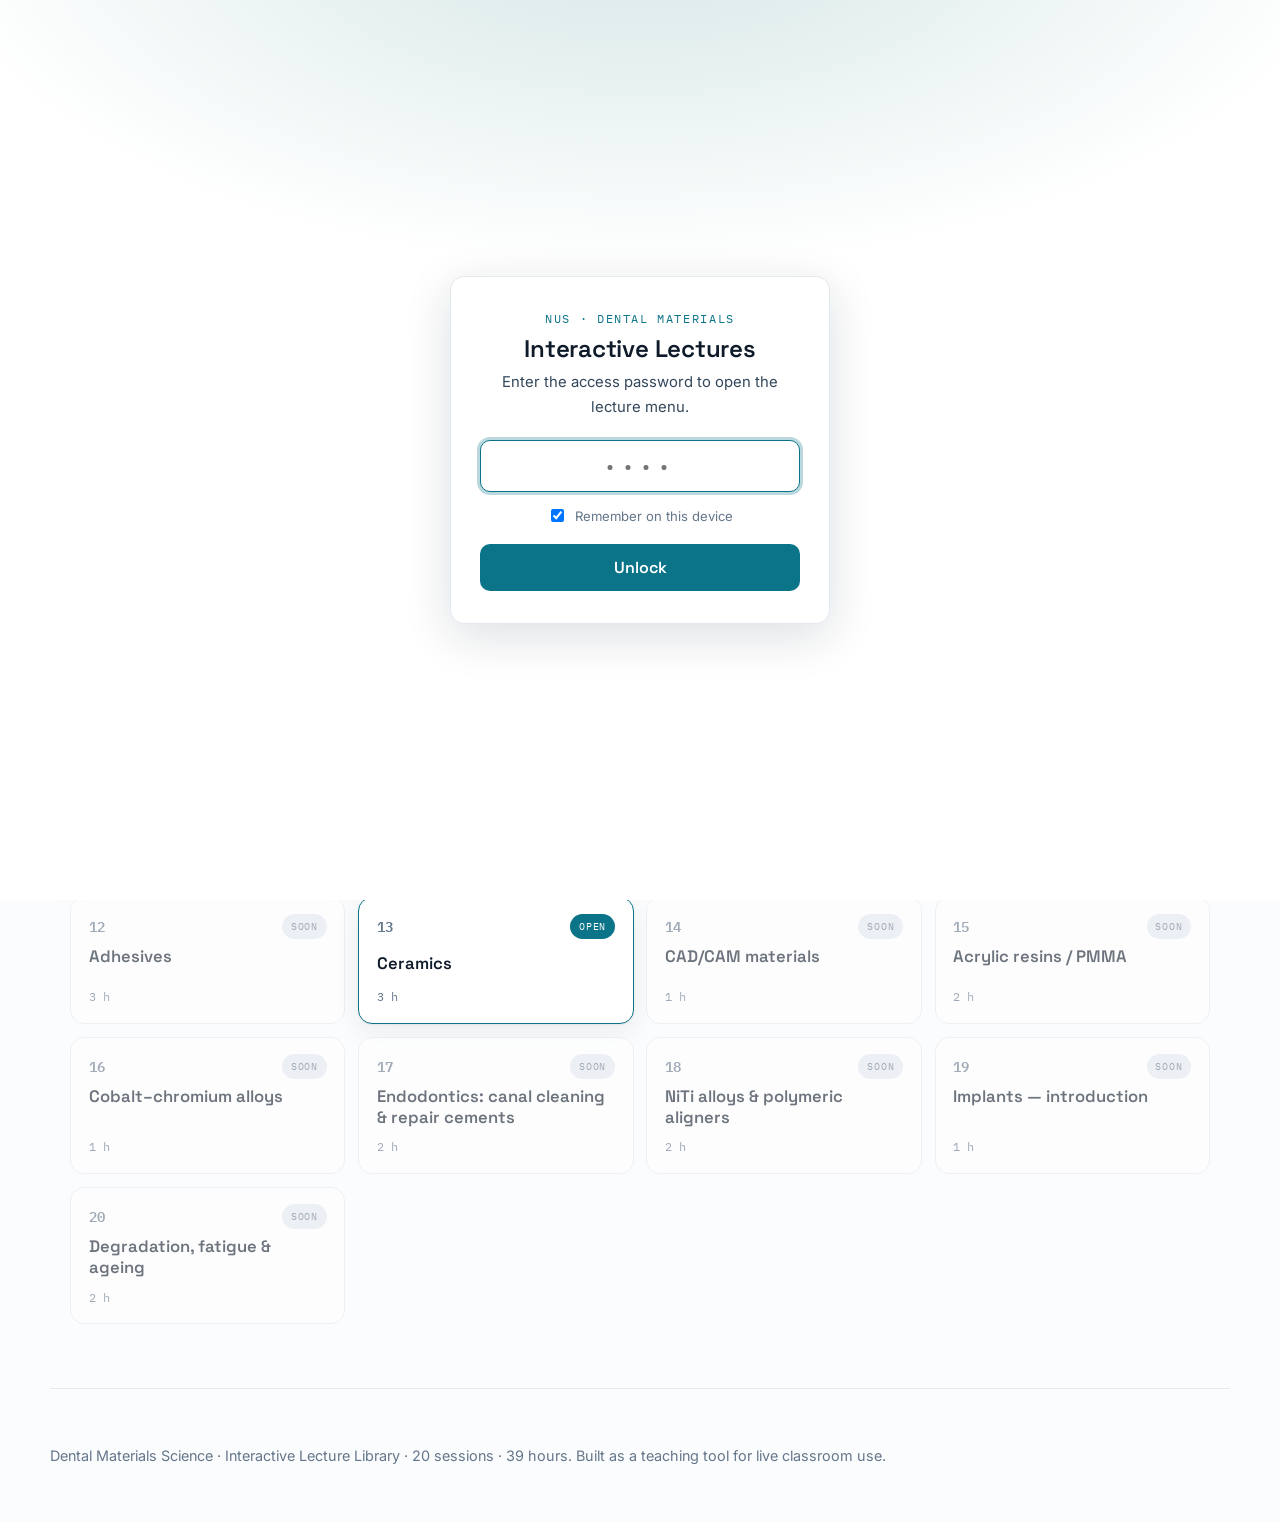
<file: index.html>
<!DOCTYPE html>
<html lang="en">
<head>
<meta charset="UTF-8">
<meta name="viewport" content="width=device-width, initial-scale=1.0">
<title>Dental Materials Science · Interactive Lectures</title>
<meta name="description" content="Interactive browser-based lectures for undergraduate Dental Materials Science, built on the structure–property–performance framework.">
<!-- Fontes (com fallback do sistema se estiver offline) -->
<link rel="preconnect" href="https://fonts.googleapis.com">
<link rel="preconnect" href="https://fonts.gstatic.com" crossorigin>
<link href="https://fonts.googleapis.com/css2?family=Space+Grotesk:wght@400;500;600;700&family=Inter:wght@400;500;600&family=IBM+Plex+Mono:wght@400;500;600&display=swap" rel="stylesheet">
<!-- Design system compartilhado (caminho relativo à raiz do repo) -->
<link rel="stylesheet" href="assets/css/lecture.css">
<!-- Portão de senha: checa o desbloqueio ANTES de pintar, p/ quem já entrou não ver o portão de novo. -->
<script>
  if (localStorage.getItem('dm-unlocked') === '1' || sessionStorage.getItem('dm-unlocked') === '1') {
    document.documentElement.classList.add('dm-unlocked');
  }
</script>
<style>
  /* Estilos só do hub (menu) */
  .hub-head { padding: clamp(1.6rem,4vw,2.8rem) 0 1rem; }
  .hub-head .eyebrow { margin: 0; }
  .hub-h1 { font-size: clamp(1.9rem,4vw,2.7rem); margin: .2rem 0 1.3rem; }

  /* Barra de filtro (busca + chips de status) */
  .filter { display: flex; flex-wrap: wrap; gap: .7rem; align-items: center; }
  .filter__search { flex: 1 1 260px; min-width: 200px; font-family: var(--font-body, inherit); font-size: .98rem;
    padding: .62rem .9rem; border: 1.5px solid var(--c-line); border-radius: 10px; background: var(--c-surface);
    color: inherit; outline: none; transition: border-color .15s, box-shadow .15s; }
  .filter__search:focus { border-color: var(--c-primary); box-shadow: 0 0 0 3px rgba(15,118,110,.12); }
  .filter__chips { display: flex; gap: .4rem; flex-wrap: wrap; }
  .chip { font-family: var(--font-mono); font-size: .76rem; letter-spacing: .04em; padding: .52rem .85rem;
    border-radius: 999px; border: 1.5px solid var(--c-line); background: var(--c-surface); color: var(--c-ink-soft);
    cursor: pointer; transition: all .15s; }
  .chip:hover { border-color: var(--c-primary); color: var(--c-primary); }
  .chip.is-active { background: var(--c-primary); border-color: var(--c-primary); color: #fff; }
  .filter__count { font-family: var(--font-mono); font-size: .76rem; color: var(--c-muted); margin: .85rem 0 0; }

  .phase-label { font-family: var(--font-mono); font-size: .82rem; letter-spacing: .14em; text-transform: uppercase;
    color: var(--c-primary-ink); margin: 2rem 0 1rem; display: flex; align-items: center; gap: .8rem; }
  .phase-label::after { content:""; flex:1; height:1px; background: var(--c-line); }
  .phase[hidden] { display: none; }

  /* Grade de cards das aulas */
  .lec-grid { display: grid; grid-template-columns: repeat(auto-fill, minmax(268px,1fr)); gap: .8rem; }
  .lec { position: relative; display: flex; flex-direction: column; gap: .5rem; min-height: 120px;
    background: var(--c-surface); border: 1px solid var(--c-line); border-radius: var(--radius);
    padding: 1rem 1.1rem; text-decoration: none; color: inherit;
    transition: transform .12s, box-shadow .15s, border-color .15s; }
  .lec[hidden] { display: none; }
  /* Link principal do card (cobre o card inteiro via ::after) */
  .lec__link { text-decoration: none; color: inherit; }
  .lec__link::after { content: ""; position: absolute; inset: 0; z-index: 0; }
  /* Rodapé do card: horas + pílula PDF */
  .lec__foot { margin-top: auto; display: flex; align-items: center; justify-content: space-between; gap: .6rem; }
  .lec__foot .hrs { margin-top: 0; }
  .lec__pdf { position: relative; z-index: 1; font-family: var(--font-mono); font-size: .66rem;
    letter-spacing: .06em; text-transform: uppercase; text-decoration: none; padding: .28rem .6rem;
    border-radius: 999px; border: 1.5px solid var(--c-primary); color: var(--c-primary); transition: all .15s; }
  .lec__pdf:hover { background: var(--c-primary); color: #fff; }
  .lec__top { display: flex; align-items: center; justify-content: space-between; gap: .6rem; }
  .lec .num { font-family: var(--font-mono); font-weight: 600; color: var(--c-muted); font-size: .85rem; }
  .lec .t { font-family: var(--font-display); font-weight: 600; font-size: 1.04rem; line-height: 1.25; }
  .lec .hrs { font-family: var(--font-mono); font-size: .77rem; color: var(--c-muted); margin-top: auto; }
  .lec .badge { font-family: var(--font-mono); font-size: .64rem; letter-spacing: .08em; text-transform: uppercase;
    padding: .25rem .55rem; border-radius: 999px; white-space: nowrap; }
  .lec.live { border-color: var(--c-primary); box-shadow: var(--shadow); }
  .lec.live:hover { transform: translateY(-3px); box-shadow: var(--shadow-lg); }
  .lec.live .badge { background: var(--c-primary); color: #fff; }
  .lec.soon { opacity: .6; cursor: default; }
  .lec.soon .badge { background: var(--c-line); color: var(--c-muted); }
  .lec.exam { background: var(--c-clinical-wash); border-color: #F1D5AE; }
  .lec.exam .num, .lec.exam .t { color: var(--c-clinical); }
  .lec.exam .badge { background: var(--c-clinical); color: #fff; }

  /* Botão PDF (ação — abre a janelinha de downloads; não é filtro) */
  .pdfbtn { font-family: var(--font-mono); font-size: .76rem; letter-spacing: .04em; padding: .52rem .95rem;
    border-radius: 999px; border: 1.5px solid var(--c-primary); background: var(--c-surface); color: var(--c-primary);
    cursor: pointer; transition: all .15s; }
  .pdfbtn:hover { background: var(--c-primary); color: #fff; }

  /* Janelinha (modal) de handouts para baixar */
  html.modal-open body { overflow: hidden; }
  .modal[hidden] { display: none; }
  .modal { position: fixed; inset: 0; z-index: 9998; display: flex; align-items: center; justify-content: center;
    padding: 1.5rem; background: rgba(15,23,25,.45); }
  .modal__card { width: 100%; max-width: 460px; background: var(--c-surface); border: 1px solid var(--c-line);
    border-radius: var(--radius); box-shadow: var(--shadow-lg); padding: 1.5rem 1.6rem; }
  .modal__head { display: flex; align-items: center; justify-content: space-between; }
  .modal__title { font-family: var(--font-display); font-size: 1.25rem; margin: 0; }
  .modal__x { border: 0; background: none; font-size: 1.7rem; line-height: 1; cursor: pointer; color: var(--c-muted); }
  .modal__x:hover { color: var(--c-primary); }
  .modal__sub { font-size: .85rem; color: var(--c-ink-soft); margin: .3rem 0 1rem; }
  .pdf-list { display: grid; gap: .5rem; }
  .pdf-item { display: flex; align-items: center; gap: .8rem; text-decoration: none; color: inherit;
    border: 1px solid var(--c-line); border-radius: 10px; padding: .7rem .9rem; transition: all .15s; }
  .pdf-item:hover { border-color: var(--c-primary); box-shadow: var(--shadow); }
  .pdf-item__num { font-family: var(--font-mono); font-weight: 600; color: var(--c-muted); }
  .pdf-item__t { font-family: var(--font-display); font-weight: 600; flex: 1; }
  .pdf-item__go { font-family: var(--font-mono); font-size: .7rem; color: var(--c-primary); white-space: nowrap; }
  .pdf-empty { color: var(--c-muted); font-size: .9rem; margin: 0; }

  /* ---- Portão de senha (gate leve, client-side) ---- */
  /* Enquanto travado: esconde o scroll do conteúdo por trás do portão. */
  html:not(.dm-unlocked) body { overflow: hidden; }
  /* Já desbloqueado: portão some. */
  html.dm-unlocked #gate { display: none; }
  #gate { position: fixed; inset: 0; z-index: 9999; display: flex; align-items: center; justify-content: center;
    padding: 1.5rem; background: radial-gradient(1200px 600px at 50% -10%, rgba(15,118,110,.18), transparent 60%),
    var(--c-bg, #fff); }
  .gate__card { width: 100%; max-width: 380px; background: var(--c-surface, #fff); border: 1px solid var(--c-line, #e6e6e6);
    border-radius: var(--radius, 14px); box-shadow: var(--shadow-lg, 0 20px 50px rgba(0,0,0,.14)); padding: 2rem 1.8rem;
    text-align: center; }
  .gate__eyebrow { font-family: var(--font-mono); font-size: .72rem; letter-spacing: .14em; text-transform: uppercase;
    color: var(--c-primary, #0f766e); margin: 0 0 .5rem; }
  .gate__title { font-family: var(--font-display); font-size: 1.5rem; margin: 0 0 .4rem; }
  .gate__sub { font-size: .93rem; color: var(--c-ink-soft, #555); margin: 0 0 1.3rem; }
  .gate__input { width: 100%; box-sizing: border-box; font-family: var(--font-mono); font-size: 1.25rem; text-align: center;
    letter-spacing: .3em; padding: .7rem .8rem; border: 1.5px solid var(--c-line, #e6e6e6); border-radius: 10px;
    outline: none; transition: border-color .15s; }
  .gate__input:focus { border-color: var(--c-primary, #0f766e); }
  .gate__remember { display: flex; align-items: center; justify-content: center; gap: .45rem; font-size: .82rem;
    color: var(--c-muted, #888); margin: .8rem 0 1.1rem; cursor: pointer; }
  .gate__btn { width: 100%; font-family: var(--font-display); font-weight: 600; font-size: 1rem; color: #fff;
    background: var(--c-primary, #0f766e); border: 0; border-radius: 10px; padding: .8rem; cursor: pointer;
    transition: transform .1s, filter .15s; }
  .gate__btn:hover { filter: brightness(1.06); }
  .gate__btn:active { transform: scale(.98); }
  .gate__err { color: #d1495b; font-size: .85rem; margin: .9rem 0 0; }
</style>
</head>
<body>

<!-- Portão de senha (aparece só se ainda não desbloqueado) -->
<div id="gate" role="dialog" aria-modal="true" aria-label="Protected — enter access password">
  <form class="gate__card" id="gateForm">
    <p class="gate__eyebrow">NUS · Dental Materials</p>
    <h2 class="gate__title">Interactive Lectures</h2>
    <p class="gate__sub">Enter the access password to open the lecture menu.</p>
    <input class="gate__input" id="gatePwd" type="password" inputmode="numeric"
           autocomplete="off" placeholder="••••" aria-label="Access password" autofocus>
    <label class="gate__remember"><input type="checkbox" id="gateRemember" checked> Remember on this device</label>
    <button class="gate__btn" type="submit">Unlock</button>
    <p class="gate__err" id="gateErr" hidden>Incorrect password — try again.</p>
  </form>
</div>

<!-- Barra superior -->
<div class="topbar">
  <div class="topbar__row">
    <span class="topbar__title">Dental Materials Science · Interactive Lectures</span>
    <span class="topbar__home mono">NUS · Year 2 · Pre-clinical</span>
  </div>
  <div class="progress"><div class="progress__bar"></div></div>
</div>

<!-- CABEÇALHO + FILTRO -->
<header class="hub-head l-wide">
  <p class="eyebrow">NUS · Year 2 · Dental Materials</p>
  <h1 class="hub-h1">Lecture menu</h1>
  <div class="filter">
    <input id="q" class="filter__search" type="search" placeholder="Search a lecture…" aria-label="Search lectures" autocomplete="off">
    <div class="filter__chips" role="group" aria-label="Filter by status">
      <button type="button" class="chip is-active" data-filter="all">All</button>
      <button type="button" class="chip" data-filter="open">Open</button>
      <button type="button" class="chip" data-filter="soon">Soon</button>
      <button type="button" class="pdfbtn" id="pdfBtn">⤓ PDF</button>
    </div>
  </div>
  <p class="filter__count" id="count"></p>
</header>

<!-- LISTA DE AULAS -->
<main class="l-wide" style="padding-bottom:4rem">

  <section class="phase">
    <div class="phase-label">Phase 1 · Fundamentals — 10 h</div>
    <div class="lec-grid">
      <div class="lec soon" data-status="soon"><div class="lec__top"><span class="num">01</span><span class="badge">Soon</span></div><span class="t">Introduction &amp; the structure–property–performance framework</span><span class="hrs">1 h</span></div>
      <div class="lec soon" data-status="soon"><div class="lec__top"><span class="num">02</span><span class="badge">Soon</span></div><span class="t">Mechanical properties</span><span class="hrs">3 h</span></div>
      <div class="lec live" data-status="open"><div class="lec__top"><span class="num">03</span><span class="badge">Open</span></div><a class="lec__link" href="lectures/03-polymerisation-and-polymers/index.html"><span class="t">Polymers &amp; polymerization</span></a><div class="lec__foot"><span class="hrs">2 h</span><a class="lec__pdf" href="lectures/03-polymerisation-and-polymers/handout.pdf" title="Student handout (PDF)">⤓ PDF</a></div></div>
      <div class="lec live" data-status="open"><div class="lec__top"><span class="num">04</span><span class="badge">Open</span></div><a class="lec__link" href="lectures/04-colour-and-optics/index.html"><span class="t">Colour &amp; optics</span></a><div class="lec__foot"><span class="hrs">1 h</span><a class="lec__pdf" href="lectures/04-colour-and-optics/handout.pdf" title="Student handout (PDF)">⤓ PDF</a></div></div>
      <div class="lec soon" data-status="soon"><div class="lec__top"><span class="num">05</span><span class="badge">Soon</span></div><span class="t">Biocompatibility</span><span class="hrs">1 h</span></div>
      <div class="lec live" data-status="open"><div class="lec__top"><span class="num">06</span><span class="badge">Open</span></div><a class="lec__link" href="lectures/06-bioactivity/index.html"><span class="t">Bioactivity</span></a><div class="lec__foot"><span class="hrs">1 h</span></div></div>
      <div class="lec live" data-status="open"><div class="lec__top"><span class="num">07</span><span class="badge">Open</span></div><a class="lec__link" href="lectures/07-3d-printing/index.html"><span class="t">Principles of 3D printing in dentistry</span></a><div class="lec__foot"><span class="hrs">1 h</span></div></div>
    </div>
  </section>

  <section class="phase">
    <div class="phase-label">Phase 2 · Clinical Materials — 26 h</div>
    <div class="lec-grid">
      <div class="lec live" data-status="open"><div class="lec__top"><span class="num">08</span><span class="badge">Open</span></div><a class="lec__link" href="lectures/08-impression-materials/index.html"><span class="t">Impression materials</span></a><div class="lec__foot"><span class="hrs">3 h</span></div></div>
      <div class="lec live" data-status="open"><div class="lec__top"><span class="num">09</span><span class="badge">Open</span></div><a class="lec__link" href="lectures/09-gypsum-products/index.html"><span class="t">Gypsum products</span></a><div class="lec__foot"><span class="hrs">1 h</span></div></div>
      <div class="lec soon" data-status="soon"><div class="lec__top"><span class="num">10</span><span class="badge">Soon</span></div><span class="t">Cements for prosthodontics</span><span class="hrs">3 h</span></div>
      <div class="lec soon" data-status="soon"><div class="lec__top"><span class="num">11</span><span class="badge">Soon</span></div><span class="t">Resin composites</span><span class="hrs">3 h</span></div>
      <div class="lec soon" data-status="soon"><div class="lec__top"><span class="num">12</span><span class="badge">Soon</span></div><span class="t">Adhesives</span><span class="hrs">3 h</span></div>
      <div class="lec live" data-status="open"><div class="lec__top"><span class="num">13</span><span class="badge">Open</span></div><a class="lec__link" href="lectures/13-ceramics/index.html"><span class="t">Ceramics</span></a><div class="lec__foot"><span class="hrs">3 h</span></div></div>
      <div class="lec soon" data-status="soon"><div class="lec__top"><span class="num">14</span><span class="badge">Soon</span></div><span class="t">CAD/CAM materials</span><span class="hrs">1 h</span></div>
      <div class="lec soon" data-status="soon"><div class="lec__top"><span class="num">15</span><span class="badge">Soon</span></div><span class="t">Acrylic resins / PMMA</span><span class="hrs">2 h</span></div>
      <div class="lec soon" data-status="soon"><div class="lec__top"><span class="num">16</span><span class="badge">Soon</span></div><span class="t">Cobalt–chromium alloys</span><span class="hrs">1 h</span></div>
      <div class="lec soon" data-status="soon"><div class="lec__top"><span class="num">17</span><span class="badge">Soon</span></div><span class="t">Endodontics: canal cleaning &amp; repair cements</span><span class="hrs">2 h</span></div>
      <div class="lec soon" data-status="soon"><div class="lec__top"><span class="num">18</span><span class="badge">Soon</span></div><span class="t">NiTi alloys &amp; polymeric aligners</span><span class="hrs">2 h</span></div>
      <div class="lec soon" data-status="soon"><div class="lec__top"><span class="num">19</span><span class="badge">Soon</span></div><span class="t">Implants — introduction</span><span class="hrs">1 h</span></div>
      <div class="lec soon" data-status="soon"><div class="lec__top"><span class="num">20</span><span class="badge">Soon</span></div><span class="t">Degradation, fatigue &amp; ageing</span><span class="hrs">2 h</span></div>
    </div>
  </section>

</main>

<!-- Janelinha de handouts para baixar (montada via JS a partir dos cards com PDF) -->
<div id="pdfModal" class="modal" hidden role="dialog" aria-modal="true" aria-label="Download handouts">
  <div class="modal__card">
    <div class="modal__head">
      <h2 class="modal__title">Student handouts</h2>
      <button type="button" class="modal__x" data-close aria-label="Close">×</button>
    </div>
    <p class="modal__sub">Paginated handouts — click to open or download the PDF.</p>
    <div id="pdfList" class="pdf-list"></div>
  </div>
</div>

<footer class="foot l-wide">
  <p>Dental Materials Science · Interactive Lecture Library · 20 sessions · 39 hours.
     Built as a teaching tool for live classroom use.</p>
</footer>

<!-- Lógica do portão de senha (client-side; ver aviso no README sobre não ser segurança real) -->
<script>
(function () {
  var PW = '1903';                       // senha de acesso
  var form = document.getElementById('gateForm');
  if (!form) return;
  var pwd = document.getElementById('gatePwd');
  var err = document.getElementById('gateErr');
  var rem = document.getElementById('gateRemember');
  form.addEventListener('submit', function (e) {
    e.preventDefault();
    if (pwd.value.trim() === PW) {
      // "Lembrar neste dispositivo" = localStorage (persiste); senão só nesta sessão do navegador.
      (rem && rem.checked ? localStorage : sessionStorage).setItem('dm-unlocked', '1');
      document.documentElement.classList.add('dm-unlocked');
    } else {
      err.hidden = false;
      pwd.value = '';
      pwd.focus();
    }
  });
})();
</script>
<!-- Filtro do menu (busca por texto + chips de status) -->
<script>
(function () {
  var q      = document.getElementById('q');
  var count  = document.getElementById('count');
  var chips  = Array.prototype.slice.call(document.querySelectorAll('.chip'));
  var lecs   = Array.prototype.slice.call(document.querySelectorAll('.lec'));
  var phases = Array.prototype.slice.call(document.querySelectorAll('.phase'));
  if (!q) return;
  var status = 'all';
  function apply() {
    var term = (q.value || '').trim().toLowerCase();
    var shown = 0;
    lecs.forEach(function (el) {
      var okStatus = (status === 'all') || (el.getAttribute('data-status') === status);
      var okTerm   = !term || el.textContent.toLowerCase().indexOf(term) !== -1;
      var show = okStatus && okTerm;
      el.hidden = !show;
      if (show) shown++;
    });
    // Esconde a faixa da fase se nenhum card dela estiver visível.
    phases.forEach(function (p) { p.hidden = !p.querySelector('.lec:not([hidden])'); });
    count.textContent = shown + (shown === 1 ? ' lecture' : ' lectures') + ' shown';
  }
  q.addEventListener('input', apply);
  chips.forEach(function (c) {
    c.addEventListener('click', function () {
      chips.forEach(function (x) { x.classList.remove('is-active'); });
      c.classList.add('is-active');
      status = c.getAttribute('data-filter');
      apply();
    });
  });
  apply();
})();
</script>
<!-- Janelinha de handouts: abre ao clicar em PDF e lista os handouts disponíveis -->
<script>
(function () {
  var btn   = document.getElementById('pdfBtn');
  var modal = document.getElementById('pdfModal');
  var list  = document.getElementById('pdfList');
  if (!btn || !modal || !list) return;

  function build() {
    var links = Array.prototype.slice.call(document.querySelectorAll('.lec__pdf'));
    list.innerHTML = '';
    if (!links.length) {
      list.innerHTML = '<p class="pdf-empty">No handouts available yet.</p>';
      return;
    }
    links.forEach(function (a) {
      var card = a.closest('.lec');
      var num  = card && card.querySelector('.num') ? card.querySelector('.num').textContent : '';
      var t    = card && card.querySelector('.t')   ? card.querySelector('.t').textContent   : 'Lecture';
      var row = document.createElement('a');
      row.className = 'pdf-item';
      row.href = a.getAttribute('href');
      row.target = '_blank';
      row.rel = 'noopener';
      var n = document.createElement('span'); n.className = 'pdf-item__num'; n.textContent = num;
      var ti = document.createElement('span'); ti.className = 'pdf-item__t'; ti.textContent = t;
      var go = document.createElement('span'); go.className = 'pdf-item__go'; go.textContent = '⤓ PDF';
      row.appendChild(n); row.appendChild(ti); row.appendChild(go);
      list.appendChild(row);
    });
  }
  function open()  { build(); modal.hidden = false; document.documentElement.classList.add('modal-open'); }
  function close() { modal.hidden = true; document.documentElement.classList.remove('modal-open'); }

  btn.addEventListener('click', open);
  modal.addEventListener('click', function (e) {
    if (e.target === modal || e.target.hasAttribute('data-close')) close();
  });
  document.addEventListener('keydown', function (e) { if (e.key === 'Escape') close(); });
})();
</script>
<script src="assets/js/lecture.js"></script>
</body>
</html>
</file>
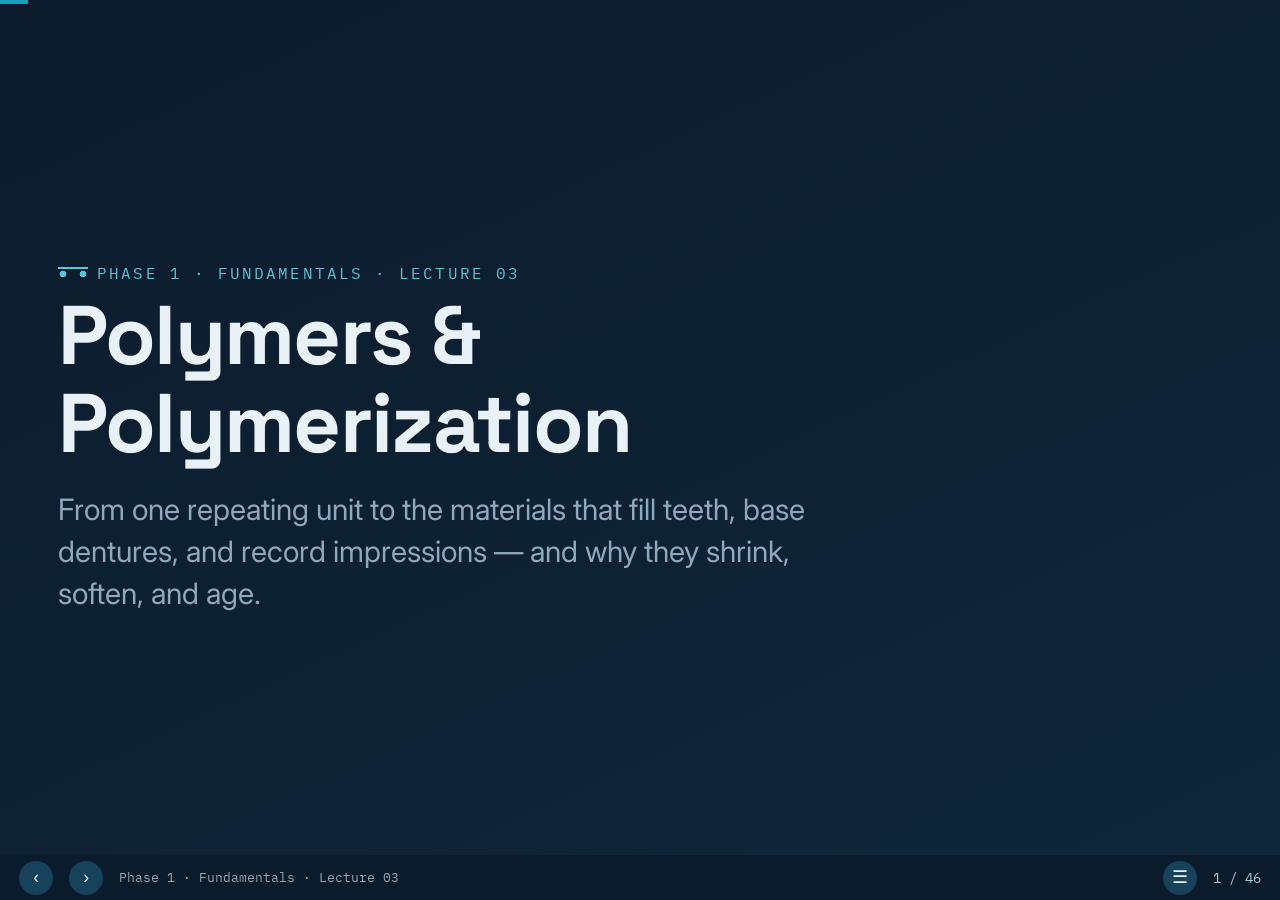
<file: lectures/03-polymerisation-and-polymers/index.html>
<!DOCTYPE html>
<html lang="en"><head><meta charset="UTF-8"><meta name="viewport" content="width=device-width, initial-scale=1.0">
<title>Polymers &amp; Polymerization · Dental Materials · Lecture 03</title>
<link rel="preconnect" href="https://fonts.googleapis.com">
<link href="https://fonts.googleapis.com/css2?family=Space+Grotesk:wght@400;500;600;700&family=Inter:wght@400;500;600;700&family=IBM+Plex+Mono:wght@400;500;600&display=swap" rel="stylesheet">
<style>
:root{--paper:#FBFCFD;--surface:#fff;--ink:#0F1B2A;--ink-soft:#31465C;--muted:#5E7285;--line:#E3E9EF;
--primary:#0C7489;--primary-ink:#0A5C6D;--primary-wash:#E7F4F6;--navy:#12315B;
--clinical:#B45309;--clinical-wash:#FDF3E7;--warn:#BE123C;--warn-wash:#FDECEF;--ok:#15803D;
--dark:#0B1B2B;--dark-2:#10273B;--dark-ink:#E8F1F6;--dark-muted:#8FA9BC;--dark-line:#1E3A52;
--f-disp:"Space Grotesk",system-ui,sans-serif;--f-body:"Inter",system-ui,sans-serif;--f-mono:"IBM Plex Mono",monospace;}
*{box-sizing:border-box;margin:0;padding:0}
html,body{height:100%;overflow:hidden;background:var(--dark);font-family:var(--f-body);color:var(--ink)}
.deck{height:100vh;width:100vw;overflow:hidden;position:relative}
.track{display:flex;height:100%;transition:transform .45s cubic-bezier(.4,0,.2,1)}
.slide{min-width:100vw;height:100vh;padding:4vh 4.5vw 6.5vh;background:var(--paper);display:flex;flex-direction:column;position:relative;overflow:hidden}
.s-eyebrow{font-family:var(--f-mono);font-size:1rem;letter-spacing:.13em;text-transform:uppercase;color:var(--primary-ink);margin-bottom:.6rem;display:flex;align-items:center;gap:.6rem}
.s-eyebrow::before{content:"";width:30px;height:10px;background:radial-gradient(circle at 5px 5px,var(--primary) 3.2px,transparent 3.6px),radial-gradient(circle at 25px 5px,var(--primary) 3.2px,transparent 3.6px);border-top:2px solid var(--primary)}
.s-title{font-family:var(--f-disp);font-weight:600;line-height:1.05;color:var(--ink);font-size:clamp(1.9rem,3.4vw,2.9rem);letter-spacing:-.01em;margin-bottom:1.2vh}
.s-sub{font-size:clamp(1.05rem,1.5vw,1.35rem);color:var(--ink-soft);margin-bottom:1.4vh;max-width:74ch;line-height:1.45}
.s-body{flex:1;display:grid;grid-template-columns:1fr 1fr;gap:2.5vw;min-height:0;align-items:center;overflow:hidden}
.s-body.one-col{grid-template-columns:1fr}
.s-body.text-heavy{grid-template-columns:1.2fr .8fr}
.s-body.fig-heavy{grid-template-columns:.85fr 1.15fr}
.col-text{overflow:hidden;padding-right:.3rem;max-height:100%;display:flex;flex-direction:column;justify-content:center}
.col-visual{height:100%;display:flex;flex-direction:column;justify-content:center;gap:1rem;min-height:0}
.blist{list-style:none;display:flex;flex-direction:column;gap:1.05vh}
.blist>li{position:relative;padding-left:1.7rem;font-size:clamp(1.02rem,1.45vw,1.32rem);line-height:1.4;color:var(--ink-soft)}
.blist>li::before{content:"";position:absolute;left:0;top:.5em;width:11px;height:11px;border-radius:50%;border:2px solid var(--primary);background:var(--primary-wash)}
.blist>li b{color:var(--ink)}
.blist .lead-term{font-family:var(--f-disp);font-weight:600;color:var(--primary-ink)}
.blist.cols{columns:2;column-gap:3rem;display:block}
.blist.cols>li{break-inside:avoid;margin-bottom:1.3vh}
.defbox{background:var(--surface);border:1px solid var(--line);border-left:5px solid var(--primary);border-radius:0 12px 12px 0;padding:1rem 1.25rem;margin-bottom:1.1vh;box-shadow:0 6px 22px rgba(15,27,42,.05)}
.defbox .term{font-family:var(--f-disp);font-weight:600;font-size:clamp(1.2rem,1.7vw,1.5rem);color:var(--primary-ink);margin-bottom:.3rem}
.defbox .def{font-size:clamp(1.02rem,1.45vw,1.28rem);color:var(--ink-soft);line-height:1.4}
.steps{display:flex;flex-direction:column;gap:1.05vh;counter-reset:st}
.step{display:grid;grid-template-columns:auto 1fr;gap:1.1rem;align-items:start}
.step::before{counter-increment:st;content:counter(st);font-family:var(--f-mono);font-weight:600;color:#fff;background:var(--primary);width:38px;height:38px;border-radius:50%;display:grid;place-items:center;font-size:1.05rem;flex:none}
.step h4{font-family:var(--f-disp);font-size:clamp(1.1rem,1.55vw,1.38rem);color:var(--ink);margin-bottom:.15rem}
.step p{font-size:clamp(1rem,1.4vw,1.24rem);line-height:1.38;color:var(--ink-soft)}
.key{margin-top:1.4vh;border-left:5px solid var(--clinical);background:var(--clinical-wash);padding:.9rem 1.15rem;border-radius:0 12px 12px 0;font-size:clamp(1.02rem,1.45vw,1.28rem);color:var(--ink);line-height:1.4}
.key b{color:var(--clinical)}
.key .k-tag{font-family:var(--f-mono);font-size:.75rem;letter-spacing:.1em;text-transform:uppercase;color:var(--clinical);display:block;margin-bottom:.35rem}
.mech{background:var(--primary-wash);border:1px solid #BFE2E8;border-radius:12px;padding:.9rem 1.15rem;font-size:clamp(1.02rem,1.45vw,1.26rem);color:var(--ink-soft);line-height:1.4}
.mech .k-tag{font-family:var(--f-mono);font-size:.75rem;letter-spacing:.1em;text-transform:uppercase;color:var(--primary-ink);display:block;margin-bottom:.35rem}
.mech b{color:var(--ink)}
.figbox{background:var(--surface);border:1px solid var(--line);border-radius:16px;padding:.9rem;box-shadow:0 12px 40px rgba(15,27,42,.10);display:flex;flex-direction:column;gap:.5rem;max-height:100%;align-items:center;justify-content:center;overflow:hidden}
.figbox img{width:100%;height:auto;max-height:76vh;object-fit:contain;display:block;border-radius:8px}
.figbox.dual{gap:1rem}
.figcap{font-size:1.05rem;color:var(--muted);line-height:1.4;text-align:center}
.figcap b{color:var(--ink-soft)}
.slide--focusfig{align-items:center;text-align:center}
.slide--focusfig .ff-head{width:100%;max-width:72ch;margin:0 auto;display:flex;flex-direction:column;align-items:center}
.slide--focusfig .s-eyebrow{justify-content:center}
.slide--focusfig .s-title{margin-bottom:1vh}
.slide--focusfig .s-sub{max-width:74ch;margin:0 auto;text-align:center}
.slide--focusfig .s-body{width:100%;flex:1;padding:1vh 2vw 0.5vh;align-items:center;justify-content:center;justify-items:center}
.slide--focusfig .figbox{margin:0 auto;padding:1.3rem;max-width:26vw;max-height:100%}
.slide--focusfig .figbox img{width:auto;max-width:100%;height:auto;max-height:48vh}
.ph{border:2.5px dashed var(--primary);border-radius:16px;background:repeating-linear-gradient(135deg,#EAF6F8,#EAF6F8 14px,#E1F0F3 14px,#E1F0F3 28px);padding:2rem 1.5rem;text-align:center;display:flex;flex-direction:column;gap:.6rem;align-items:center;justify-content:center;min-height:44vh}
.ph .ph-badge{font-family:var(--f-mono);font-size:.72rem;letter-spacing:.14em;text-transform:uppercase;color:#fff;background:var(--primary);padding:.3rem .8rem;border-radius:999px}
.ph .ph-t{font-family:var(--f-disp);font-weight:600;font-size:clamp(1.25rem,1.85vw,1.55rem);color:var(--primary-ink)}
.ph .ph-f{font-family:var(--f-mono);font-size:1rem;color:var(--muted)}
.ph .ph-d{font-size:1.1rem;color:var(--ink-soft);max-width:36ch;line-height:1.4}
.vs{display:grid;grid-template-columns:1fr 1fr;gap:1.5rem;align-content:center}
.vs.three{grid-template-columns:1fr 1fr 1fr}
.vs .card{background:var(--surface);border:1px solid var(--line);border-radius:16px;padding:1.5rem;box-shadow:0 8px 28px rgba(15,27,42,.07)}
.vs .card h3{font-family:var(--f-disp);font-size:clamp(1.2rem,1.7vw,1.5rem);margin-bottom:.7rem}
.vs .card.a h3{color:var(--primary-ink)} .vs .card.b h3{color:var(--warn)}
.vs .card ul{list-style:none;display:flex;flex-direction:column;gap:.95vh}
.vs .card li{position:relative;padding-left:1.4rem;font-size:clamp(1rem,1.4vw,1.24rem);line-height:1.38;color:var(--ink-soft)}
.vs .card li::before{content:"";position:absolute;left:0;top:.5em;width:9px;height:9px;border-radius:50%}
.vs .card.a li::before{background:var(--primary)} .vs .card.b li::before{background:var(--warn)}
.vs .card li b{color:var(--ink)}
.objlist{list-style:none;display:grid;grid-template-columns:1fr 1fr;gap:1.4vh 2.5rem;counter-reset:ob}
.objlist li{counter-increment:ob;display:grid;grid-template-columns:auto 1fr;gap:1rem;align-items:start;font-size:clamp(1.25rem,1.75vw,1.5rem);line-height:1.42;color:var(--ink-soft)}
.objlist li::before{content:counter(ob);font-family:var(--f-mono);font-weight:600;color:#fff;background:var(--primary);width:36px;height:36px;border-radius:50%;display:grid;place-items:center;font-size:1rem}
.objlist li b{color:var(--ink)}
.objgrid{display:grid;grid-template-columns:repeat(3,1fr);gap:1.3rem;flex:1;min-height:0}
.objcard{background:var(--surface);border:1px solid var(--line);border-radius:14px;padding:1.1rem 1.25rem;box-shadow:0 8px 24px rgba(15,27,42,.06);display:flex;flex-direction:column;gap:.55rem}
.objnum{font-family:var(--f-mono);font-weight:600;color:#fff;background:var(--primary);width:38px;height:38px;border-radius:50%;display:grid;place-items:center;font-size:1.05rem;flex:none}
.objtxt{font-size:clamp(.98rem,1.4vw,1.2rem);line-height:1.36;color:var(--ink-soft)}
.objtxt b{color:var(--ink)}
.flowstrip{background:var(--primary-wash);border:1px solid #BFE2E8;border-radius:14px;padding:1rem 1.4rem;display:flex;align-items:center;justify-content:center}
.flowstrip svg{width:100%;max-width:900px;height:auto;display:block}
.instrument{background:linear-gradient(160deg,rgba(255,255,255,.05),rgba(255,255,255,.015));border:1px solid var(--dark-line);border-radius:22px;padding:1.6rem 1.6rem 1.4rem;box-shadow:0 20px 50px rgba(0,0,0,.25),inset 0 1px 0 rgba(255,255,255,.06)}
.viscowrap{margin-top:1.4rem}
.viscolabel{font-family:var(--f-mono);font-size:1.05rem;color:var(--dark-muted);display:flex;justify-content:space-between;margin-bottom:.5rem;text-transform:uppercase;letter-spacing:.07em}
.viscolabel span:last-child{color:#fff;font-weight:600;letter-spacing:.03em}
.viscobar{width:100%;height:22px;border-radius:999px;background:rgba(255,255,255,.07);border:1px solid var(--dark-line);overflow:hidden;box-shadow:inset 0 2px 6px rgba(0,0,0,.35)}
.viscofill{height:100%;width:0%;background:linear-gradient(90deg,#57C6D8,#8FD1A8,#F2B84B,#D64545);transition:width .3s;box-shadow:0 0 12px rgba(87,198,216,.5)}
.slide--title,.slide--divider,.slide--interactive{background:linear-gradient(155deg,var(--dark),var(--dark-2));color:var(--dark-ink);justify-content:center}
.slide--title .s-eyebrow,.slide--divider .s-eyebrow,.slide--interactive .s-eyebrow{color:#57C6D8}
.slide--title .s-eyebrow::before,.slide--divider .s-eyebrow::before,.slide--interactive .s-eyebrow::before{background:radial-gradient(circle at 5px 5px,#57C6D8 3.2px,transparent 3.6px),radial-gradient(circle at 25px 5px,#57C6D8 3.2px,transparent 3.6px);border-top-color:#57C6D8}
.slide--title h1{font-family:var(--f-disp);font-weight:700;font-size:clamp(2.9rem,6.5vw,5.2rem);line-height:1.05;letter-spacing:-.02em;margin-bottom:1.4rem}
.slide--title .frame{font-size:clamp(1.35rem,2.3vw,1.85rem);color:var(--dark-muted);max-width:42ch;line-height:1.42}
.slide--divider .num{font-family:var(--f-disp);font-weight:700;font-size:clamp(4.5rem,12vw,9rem);color:var(--dark-line);line-height:1}
.slide--divider h2{font-family:var(--f-disp);font-weight:600;font-size:clamp(2.4rem,5vw,4rem);color:#fff;margin-top:-1vh}
.slide--divider .d-list{margin-top:2.2vh;color:var(--dark-muted);font-size:clamp(1.2rem,1.8vw,1.5rem);display:flex;flex-wrap:wrap;gap:.5rem 1.6rem}
.slide--interactive .s-title{color:#fff}
.control{margin:1.4vh 0}
.control label{font-family:var(--f-mono);font-size:1.1rem;color:var(--dark-muted);display:flex;justify-content:space-between;margin-bottom:.4rem}
.control input[type=range]{width:100%;accent-color:#14A0B8;height:7px}
.igloss{color:var(--dark-muted);font-size:clamp(1.02rem,1.45vw,1.26rem);line-height:1.42;margin-top:1.1vh}
.igloss b{color:#fff}
.calc{background:rgba(255,255,255,.05);border:1px solid var(--dark-line);border-radius:16px;padding:1.6rem 1.8rem}
.calc .out{font-family:var(--f-mono);margin-top:1.2rem;display:flex;flex-direction:column;gap:.7rem}
.calc .out .row{display:flex;justify-content:space-between;align-items:baseline;border-bottom:1px dashed var(--dark-line);padding-bottom:.5rem}
.calc .out .lbl{color:var(--dark-muted);font-size:1rem}
.calc .out .big{color:#57C6D8;font-size:clamp(1.5rem,2.8vw,2.2rem);font-weight:600}
.calc .formula{font-family:var(--f-mono);color:#fff;font-size:clamp(1.05rem,1.5vw,1.3rem);margin-top:1rem;text-align:center;background:rgba(20,160,184,.12);border-radius:10px;padding:.7rem}
.deckbar{position:fixed;bottom:0;left:0;right:0;height:5vh;min-height:38px;background:rgba(11,27,43,.94);color:#fff;display:flex;align-items:center;gap:1rem;padding:0 1.2rem;z-index:20;font-family:var(--f-mono)}
.deckbar .part{font-size:.8rem;color:var(--dark-muted);flex:1;white-space:nowrap;overflow:hidden;text-overflow:ellipsis}
.deckbar .count{font-size:.85rem;color:#9FCBD6}
.navbtn{border:0;background:#17425C;color:#EAF4F8;width:34px;height:34px;border-radius:50%;cursor:pointer;font-size:1.1rem;display:grid;place-items:center}
.navbtn:hover{background:#1E5877}
.count{cursor:pointer;user-select:none}
.count:hover{color:#fff;text-decoration:underline}
.overview{position:fixed;inset:0;z-index:40;background:rgba(8,18,28,.97);display:none;flex-direction:column;padding:3vh 3vw}
.overview.open{display:flex}
.overview h3{font-family:var(--f-disp);color:#fff;font-size:1.6rem;margin-bottom:.4rem}
.overview .ov-hint{font-family:var(--f-mono);color:var(--dark-muted);font-size:.9rem;margin-bottom:2vh}
.ov-grid{flex:1;overflow-y:auto;display:grid;grid-template-columns:repeat(auto-fill,minmax(220px,1fr));gap:.9rem;align-content:start}
.ov-item{background:#10273B;border:1px solid #1E3A52;border-radius:10px;padding:.8rem .9rem;cursor:pointer;display:flex;gap:.7rem;align-items:flex-start;transition:background .15s,border-color .15s;text-align:left}
.ov-item:hover{background:#17425C;border-color:#57C6D8}
.ov-item .ov-n{font-family:var(--f-mono);font-size:.8rem;color:#57C6D8;flex:none;min-width:1.6rem}
.ov-item .ov-t{font-size:.92rem;color:#E8F1F6;line-height:1.3}
.ov-item.is-part{background:#0A5C6D;border-color:#0C7489}
.ov-item.is-part .ov-t{font-weight:600}
.ov-close{position:absolute;top:2vh;right:2vw;background:#17425C;color:#fff;border:0;border-radius:8px;padding:.5rem .9rem;cursor:pointer;font-family:var(--f-mono);font-size:.9rem}
.ov-close:hover{background:#1E5877}
.progress{position:fixed;top:0;left:0;height:4px;background:#14A0B8;z-index:21;transition:width .3s;width:0}
@media (max-width:900px){.s-body,.s-body.text-heavy,.s-body.fig-heavy{grid-template-columns:1fr;gap:1.2rem}.objlist,.blist.cols{grid-template-columns:1fr;columns:1}}
</style></head><body>
<div class="progress" id="prog"></div>
<div class="deck"><div class="track" id="track">
<section class="slide slide--title"><p class="s-eyebrow">Phase 1 · Fundamentals · Lecture 03</p><h1>Polymers &amp;<br>Polymerization</h1><p class="frame">From one repeating unit to the materials that fill teeth, base dentures, and record impressions — and why they shrink, soften, and age.</p></section>
<section class="slide slide--divider"><div class="s-eyebrow">Part 1 of 6</div><div class="num">01</div><h2>Orientation &amp; goals</h2><div class="d-list"><span>What you should be able to do</span><span>· The reasoning thread of the course</span></div></section>
<section class="slide">
<p class="s-eyebrow">Learning objectives</p>
<h2 class="s-title">By the end of this lecture you can…</h2>
<p class="s-sub">Everything hangs on one reasoning thread — we move from the chain, to what it does, to how it behaves in the mouth.</p>
<div class="s-body one-col" style="display:flex;flex-direction:column;gap:1.8vh">
<div class="objgrid">
<div class="objcard"><span class="objnum">1</span><div class="objtxt">Use the core <b>vocabulary</b> — polymer, monomer, mer, oligomer, degree of polymerization.</div></div>
<div class="objcard"><span class="objnum">2</span><div class="objtxt">Distinguish <b>addition</b> from <b>condensation</b> and predict their by-products.</div></div>
<div class="objcard"><span class="objnum">3</span><div class="objtxt">Explain how <b>architecture</b> (linear, branched, cross-linked) and thermal class set behaviour.</div></div>
<div class="objcard"><span class="objnum">4</span><div class="objtxt">Describe the <b>three stages</b> of free-radical polymerization and its consequences.</div></div>
<div class="objcard"><span class="objnum">5</span><div class="objtxt">Relate <b>molecular weight, cross-linking, plasticizers</b> to strength and degradation.</div></div>
<div class="objcard"><span class="objnum">6</span><div class="objtxt">Explain <b>polymerization shrinkage stress</b> and why restorations fail at the margin.</div></div>
</div>
<div class="flowstrip">
<svg viewBox="0 0 820 100" role="img" aria-label="structure to property to performance">
<defs><marker id="arrowh" markerWidth="10" markerHeight="10" refX="8" refY="5" orient="auto"><path d="M0,0 L10,5 L0,10 z" fill="#0C7489"/></marker></defs>
<rect x="10" y="20" width="240" height="60" rx="12" fill="#fff" stroke="#0C7489" stroke-width="2"/>
<text x="130" y="57" text-anchor="middle" font-family="Space Grotesk" font-weight="600" font-size="24" fill="#0A5C6D">Structure</text>
<path d="M255 50 L320 50" stroke="#0C7489" stroke-width="3" marker-end="url(#arrowh)"/>
<rect x="320" y="20" width="240" height="60" rx="12" fill="#fff" stroke="#0C7489" stroke-width="2"/>
<text x="440" y="57" text-anchor="middle" font-family="Space Grotesk" font-weight="600" font-size="24" fill="#0A5C6D">Property</text>
<path d="M565 50 L630 50" stroke="#0C7489" stroke-width="3" marker-end="url(#arrowh)"/>
<rect x="630" y="20" width="240" height="60" rx="12" fill="#fff" stroke="#B45309" stroke-width="2"/>
<text x="750" y="57" text-anchor="middle" font-family="Space Grotesk" font-weight="600" font-size="24" fill="#B45309">Performance</text>
</svg>
</div>
</div></section>
<section class="slide slide--divider"><div class="s-eyebrow">Part 2 of 6</div><div class="num">02</div><h2>The building blocks</h2><div class="d-list"><span>Polymer · monomer · mer</span><span>· Homo/copolymer</span><span>· Molecular weight · distribution</span></div></section>
<section class="slide">
<p class="s-eyebrow">Core vocabulary</p>
<h2 class="s-title">Polymer, monomer, mer</h2>
<div class="s-body fig-heavy">
<div class="col-text">
<div class="defbox"><div class="term">Monomer (mer)</div><div class="def">The smallest repeating unit. <i>Mono</i> = single; <i>mer</i> from Greek <i>meros</i> = part.</div></div>
<div class="defbox"><div class="term">Polymer</div><div class="def">A long-chain organic molecule made of many repeating units linked together.</div></div>
<div class="defbox"><div class="term">Oligomer</div><div class="def">A short polymer — up to ~10 mers (e.g. siloxane oligomers in impression silicones).</div></div>
</div>
<div class="col-visual"><div class="figbox"><img src="assets/monomer-to-polymer-schematic.png" alt=""><p class="figcap"><b>FIG.</b> One monomer → many repeating units linked into a chain.</p></div></div>
</div></section>
<section class="slide">
<p class="s-eyebrow">Core vocabulary</p>
<h2 class="s-title">The polymerization reaction · homopolymers</h2>
<div class="s-body fig-heavy">
<div class="col-text">
<div class="defbox"><div class="term">Polymerization</div><div class="def">The reaction by which monomer units become chemically linked into a high-molecular-weight molecule.</div></div>
<div class="defbox"><div class="term">Homopolymer</div><div class="def">Built from <b>one</b> type of monomer only — for example polyethylene or PMMA. It can be arranged as a single straight chain (linear) or with side branches.</div></div>
</div>
<div class="col-visual"><div class="figbox"><img src="assets/homopolymer-linear-branched.png" alt=""><p class="figcap"><b>FIG.</b> A homopolymer — one monomer, arranged linear or branched.</p></div></div>
</div></section>
<section class="slide">
<p class="s-eyebrow">Core vocabulary</p>
<h2 class="s-title">The polymerization reaction · copolymers</h2>
<div class="s-body fig-heavy">
<div class="col-text">
<div class="defbox"><div class="term">Copolymer</div><div class="def">Built from <b>more than one</b> type of monomer — this is how chemists "tailor-make" properties (e.g., Bis-GMA + TEGDMA in composites).</div></div>
<ul class="blist"><li>The two monomers can be arranged <b>randomly</b>, in <b>blocks</b>, or as a <b>graft</b> (side chains of one on a backbone of another).</li><li>Changing the ratio and arrangement lets you tune stiffness, viscosity and handling — we return to Bis-GMA + TEGDMA in Part 5.</li></ul>
</div>
<div class="col-visual"><div class="figbox"><img src="assets/copolymer-random-block-graft.png" alt=""><p class="figcap"><b>FIG.</b> Random, block and graft copolymers — same components, different arrangement.</p></div></div>
</div></section>
<section class="slide">
<p class="s-eyebrow">Origin</p>
<h2 class="s-title">Natural vs synthetic polymers</h2>
<div class="s-body fig-heavy">
<div class="col-text">
<div class="defbox"><div class="term">Natural polymers</div><div class="def">The basic constituents of living matter — <b>proteins</b>, <b>polysaccharides</b> (starch), <b>polynucleic acids</b> (DNA).</div></div>
<div class="defbox"><div class="term">Synthetic polymers</div><div class="def">Made in the laboratory by chemical reactions — the ones we use clinically.</div></div>
<ul class="blist"><li>Dental examples: <b>acrylic resins</b>, elastic impression materials, and the <b>vinyl polymers</b> derived from ethylene (C₂H₄).</li></ul>
<div class="key"><span class="k-tag">Bridge</span> <b>Alginate</b> is a modified <b>natural</b> polymer (from seaweed); <b>PMMA</b> and composites are fully <b>synthetic</b>. Both obey the same chain rules we build today.</div>
</div>
<div class="col-visual"><div class="figbox"><img src="assets/natural-vs-synthetic-origins.png" alt=""><p class="figcap"><b>FIG.</b> Natural sources (seaweed, proteins) vs synthetic (lab) — both give polymer chains.</p></div></div>
</div></section>
<section class="slide slide--interactive">
<p class="s-eyebrow">Interactive · from monomer to weight</p>
<h2 class="s-title">Fill the beaker, watch it get heavier — and thicker</h2>
<div class="s-body">
<div class="col-text">
<p class="igloss" style="margin-top:0">Each monomer type has its own molecular weight. Add units of Monomer A, B and C into the beaker — the scale below totals the weight, and the heavier the mixture, the more viscous it becomes.</p>
<div class="control"><label><span style="color:#57C6D8">● Monomer A</span> — 10 g/mol per unit <span id="aVal" class="mono">0</span></label><input type="range" id="sliderA" min="0" max="10" step="1" value="0"></div>
<div class="control"><label><span style="color:#F2B84B">● Monomer B</span> — 50 g/mol per unit <span id="bVal" class="mono">0</span></label><input type="range" id="sliderB" min="0" max="10" step="1" value="0"></div>
<div class="control"><label><span style="color:#F9A8B8">● Monomer C</span> — 100 g/mol per unit <span id="cVal" class="mono">0</span></label><input type="range" id="sliderC" min="0" max="10" step="1" value="0"></div>
<p class="igloss" id="beakerNote" style="font-size:1.1rem">Empty beaker — add some monomers.</p>
</div>
<div class="col-visual">
<div class="instrument">
<svg id="beakerSvg" viewBox="0 0 400 480" style="width:100%;max-width:380px;margin:0 auto;display:block" aria-label="beaker of monomers on a digital scale"></svg>
<div class="viscowrap">
<div class="viscolabel"><span>Viscosity</span><span id="viscoWord" class="mono">—</span></div>
<div class="viscobar"><div class="viscofill" id="viscoFill"></div></div>
</div>
</div>
</div>
</div></section>
<section class="slide">
<p class="s-eyebrow">Worked example · degree of polymerization</p>
<h2 class="s-title">Degree of polymerization — a worked example</h2>
<p class="s-sub">Let's calculate both quantities for a real monomer, one step at a time.</p>
<div class="s-body fig-heavy">
<div class="col-text">
<div class="steps">
<div class="step"><div><h4>Start with the monomer</h4><p>Ethylene, CH₂=CH₂, has a molecular weight of <b>28 g/mol</b>.</p></div></div>
<div class="step"><div><h4>Choose a chain length</h4><p>Suppose <b>n = 5</b> monomer units join together into one chain.</p></div></div>
<div class="step"><div><h4>Multiply</h4><p>MW<sub>polymer</sub> = 28 × 5 = <b>140 g/mol</b>. The degree of polymerization, <b>DP</b>, is simply the number of units: <b>DP = n = 5</b>.</p></div></div>
</div>
<div class="mech" style="margin-top:1.3vh"><span class="k-tag">The two formulas are the same idea</span> <b>MW<sub>polymer</sub> = MW<sub>mer</sub> × n</b> and <b>DP = MW<sub>polymer</sub> ÷ MW<sub>mer</sub></b> — DP just tells you how many mers are in the chain. A bigger DP means a longer chain (Part 2).</div>
</div>
<div class="col-visual"><div class="figbox"><img src="assets/molecular-weight-ethylene-example.png" alt=""><p class="figcap"><b>FIG.</b> CH₂=CH₂ (28 g/mol), n = 5 → 140 g/mol.</p></div></div>
</div></section>
<section class="slide">
<p class="s-eyebrow">Structure → property</p>
<h2 class="s-title">Why longer chains mean stronger material</h2>
<div class="s-body">
<div class="col-text"><ul class="blist"><li>Polymers of <b>large molecules are stronger</b> and more resistant to thermal and mechanical stress than those of small ones.</li><li>Longer chains form more <b>entanglements</b> — physically harder to pull apart or distort.</li><li>So <b>strength and rigidity</b> both rise with chain length.</li></ul>
<div class="mech" style="margin-top:1.2vh"><span class="k-tag">Mental model</span> Short chains slide like loose spaghetti; long, entangled chains grip one another.</div>
</div>
<div class="col-visual"><div class="figbox"><img src="assets/chain-entanglement.png" alt=""><p class="figcap"><b>FIG.</b> Short chains slide apart; long chains entangle and resist.</p></div></div>
</div></section>
<section class="slide">
<p class="s-eyebrow">Structure → property</p>
<h2 class="s-title">Molecular-weight distribution</h2>
<div class="s-body">
<div class="col-text"><ul class="blist"><li>Chain growth is <b>random</b> — some chains grow faster, some stop early. Not all chains are the same length.</li><li>Each chain has its own MW and DP, so a polymer's MW is reported as an <b>average</b>.</li><li>The <b>distribution</b> (fraction of low-, medium-, high-MW chains) affects properties as much as the average.</li><li>Two polymers with the <b>same average MW</b> can behave differently — one of long chains, one of many short ones.</li></ul>
</div>
<div class="col-visual"><div class="figbox"><img src="assets/molecular-weight-distribution.png" alt=""><p class="figcap"><b>FIG.</b> A spread of chain lengths; same average MW can hide different distributions.</p></div></div>
</div></section>
<section class="slide slide--divider"><div class="s-eyebrow">Part 3 of 6</div><div class="num">03</div><h2>How the chains are arranged</h2><div class="d-list"><span>Linear · branched · cross-linked</span><span>· Thermoplastic vs thermosetting</span></div></section>
<section class="slide">
<p class="s-eyebrow">Architecture</p>
<h2 class="s-title">Linear and branched chains</h2>
<div class="s-body fig-heavy">
<div class="col-text">
<div class="defbox"><div class="term">Linear</div><div class="def">Repeating units connected one after another in a single, unbranched sequence — like one long strand of spaghetti.</div></div>
<div class="defbox"><div class="term">Branched</div><div class="def">A main chain with one or more side branches coming off it — like a strand of spaghetti with extra pieces tied on partway along.</div></div>
<ul class="blist"><li>Both are still held to their <b>neighbouring chains only by weak secondary bonds</b> (van der Waals, hydrogen bonding) — there is no covalent bridge between separate chains yet.</li><li><span class="lead-term">Why the distinction matters:</span> branching disrupts how tightly chains can pack together, which changes density and how easily neighbouring chains entangle — directly affecting the strength and stiffness we just discussed.</li><li>Because those inter-chain bonds are weak, linear and branched polymers can still <b>slide past each other, soften with heat, and dissolve in solvents</b> — this is exactly what makes a polymer <b>thermoplastic</b> (next slides).</li></ul>
</div>
<div class="col-visual"><div class="figbox"><img src="assets/homopolymer-linear-branched.png" alt=""><p class="figcap"><b>FIG.</b> Linear vs branched homopolymer — same monomer, different connectivity.</p></div></div>
</div></section>
<section class="slide">
<p class="s-eyebrow">Architecture</p>
<h2 class="s-title">Cross-linked networks</h2>
<div class="s-body fig-heavy">
<div class="col-text"><ul class="blist"><li>Adjacent chains joined at points by <b>covalent (primary) bonds</b> — the cross-links.</li><li>This turns separate chains into a <b>single 3-D network</b>.</li><li>Built with <b>multi-functional monomers</b> (dimethacrylates like Bis-GMA) carrying ≥2 reactive double bonds.</li><li>The network cannot flow or dissolve — the basis of composite and denture-tooth durability.</li></ul></div>
<div class="col-visual"><div class="figbox"><img src="assets/crosslinking.png" alt=""><p class="figcap"><b>FIG.</b> Cross-linked network: monomer units (light), chains (grey), covalent cross-links (dark).</p></div></div>
</div></section>
<section class="slide">
<p class="s-eyebrow">Thermal behaviour</p>
<h2 class="s-title">Thermoplastic polymers</h2>
<div class="s-body text-heavy">
<div class="col-text"><ul class="blist"><li>Can be <b>shaped by heat</b> and keep shape on cooling — soften when heated, harden when cooled, <b>reversibly</b>.</li><li>Chains held <b>only by weak secondary bonds</b> (van der Waals, hydrogen bonding) that break with heat.</li><li>Relatively soft; <b>sensitive to temperature</b>; <b>dissolve in organic solvents</b>.</li><li>Example: <b>non-cross-linked PMMA</b>.</li></ul></div>
<div class="col-visual"><div class="mech"><span class="k-tag">Clinical link</span> Thermoplastic behaviour lets a clear aligner be thermoformed — and is also why it creeps and distorts in hot water.</div></div>
</div></section>
<section class="slide">
<p class="s-eyebrow">Thermal behaviour</p>
<h2 class="s-title">Thermosetting polymers</h2>
<div class="s-body text-heavy">
<div class="col-text"><ul class="blist"><li>Take a <b>permanent shape set by a chemical reaction</b> — a cross-linked 3-D network of covalent bonds.</li><li><b>Cannot be re-melted or reformed</b>; excess heat degrades/chars rather than melts them.</li><li>Cross-links restrict movement, so the material holds shape under load and heat.</li><li>Example: <b>cured composite resin</b> and cross-linked denture teeth.</li></ul></div>
<div class="col-visual"><div class="mech"><span class="k-tag">One line</span> Thermoplastic = secondary bonds, reversible. Thermoset = covalent network, permanent. Bond type dictates clinical behaviour.</div></div>
</div></section>
<section class="slide slide--divider"><div class="s-eyebrow">Part 4 of 6</div><div class="num">04</div><h2>How polymers form</h2><div class="d-list"><span>What polymerization is</span><span>· Addition vs condensation</span><span>· Free-radical stages · consequences</span></div></section>
<section class="slide">
<p class="s-eyebrow">Setting the scene</p>
<h2 class="s-title">What is polymerization — and which kind matters here?</h2>
<div class="s-body text-heavy">
<div class="col-text"><ul class="blist"><li><span class="lead-term">The idea.</span> Polymerization is simply <b>joining many small monomers into one large chain</b>. Everything after this is <i>how</i> that joining happens.</li><li><span class="lead-term">Two great families.</span> <b>Addition</b> (chain-growth) and <b>condensation</b> (step-growth) — they differ in speed, in whether a by-product is released, and in dimensional stability.</li><li><span class="lead-term">Our focus.</span> Most direct dental materials — composites, PMMA — cure by <b>free-radical addition</b>. That is what we detail next, because it explains setting, shrinkage and residual monomer.</li></ul></div>
<div class="col-visual"><div class="mech"><span class="k-tag">Roadmap</span> First we compare the two families side by side. Then we look closely at <b>free-radical addition</b> — the specific reaction that cures composites and PMMA — one stage at a time: initiation, propagation, termination.</div></div>
</div></section>
<section class="slide">
<p class="s-eyebrow">Family 1 · addition (chain-growth)</p>
<h2 class="s-title">Addition polymerization</h2>
<div class="s-body fig-heavy">
<div class="col-text"><ul class="blist"><li>Unsaturated monomers with <b>C=C double bonds</b> link together, repeating the same structure — <b>without forming any by-product</b>.</li><li><span class="lead-term">Fast</span> reaction; monomers add only onto <b>active chain ends</b>, so high molecular weight forms almost immediately.</li><li>No small molecule is released during the reaction — unlike condensation. That does <b>not</b> mean every monomer molecule reacts: some are always left behind (Part 4, later).</li><li>Examples: poly(ethylene), poly(acrylic acid), <b>PMMA</b>, composite resins, addition silicone (PVS).</li></ul></div>
<div class="col-visual"><div class="figbox"><img src="assets/addition-polymerization.png" alt=""><p class="figcap"><b>FIG.</b> Monomer + monomer → chain. No by-product formed.</p></div></div>
</div></section>
<section class="slide">
<p class="s-eyebrow">Family 2 · condensation (step-growth)</p>
<h2 class="s-title">Condensation polymerization</h2>
<div class="s-body fig-heavy">
<div class="col-text"><ul class="blist"><li>Functional groups react and form a covalent bond while <b>splitting off a small by-product</b> — water or alcohol — at <b>every</b> linkage.</li><li><b>Step-wise and slow</b>: any two reactive molecules can join — two monomers, a monomer and an oligomer, or two oligomers — so monomer disappears early into many small oligomers, and high molecular weight only appears near the very end.</li><li>High MW is reached only <b>near the very end</b> of the reaction.</li><li>Because the by-product keeps evaporating, <b>dimensional stability over time is poor</b>.</li><li>Dental examples: <b>polysulfides</b>, <b>polyethers</b>, and <b>condensation silicones</b>.</li></ul></div>
<div class="col-visual"><div class="figbox"><img src="assets/condensation-polymerization.png" alt=""><p class="figcap"><b>FIG.</b> HO–R–OH + HOOC–R′–COOH → polymer + water (the by-product).</p></div></div>
</div></section>
<section class="slide">
<p class="s-eyebrow">Family 1 vs family 2</p>
<h2 class="s-title">Addition vs condensation, side by side</h2>
<p class="s-sub">One question separates them clinically: <b>is a small molecule released at every link?</b></p>
<div class="s-body one-col" style="display:flex;flex-direction:column;gap:1.6vh;justify-content:center">
<div class="vs">
<div class="card a"><h3>Addition (chain-growth)</h3><ul>
<li><b>By-product:</b> none — no small molecule is released.</li>
<li><b>Speed:</b> rapid; long chains form early.</li>
<li><b>Monomer left over:</b> falls gradually as curing proceeds.</li>
<li><b>Stays accurate over time:</b> yes — only shrinks during curing.</li>
</ul></div>
<div class="card b"><h3>Condensation (step-growth)</h3><ul>
<li><b>By-product:</b> a small molecule (water, ethanol) at every link.</li>
<li><b>Speed:</b> slow, stepwise; long chains only at the end.</li>
<li><b>Monomer left over:</b> used up early into short oligomers.</li>
<li><b>Stays accurate over time:</b> no — keeps shrinking as by-product evaporates.</li>
</ul></div>
</div>
<div class="key"><span class="k-tag">Clinical anchor</span> A <b>condensation silicone</b> impression must be poured <b>immediately</b> — its ethanol by-product keeps evaporating, and the impression keeps shrinking. <b>PVS (addition)</b> releases nothing, so it stays accurate and can be poured <b>days later</b>.</div>
</div></section>
<section class="slide slide--focusfig">
<div class="ff-head">
<p class="s-eyebrow">Free-radical addition</p>
<h2 class="s-title">The reaction in three stages</h2>
<p class="s-sub">Composites and PMMA cure by <b>free-radical addition</b> of methacrylate monomers — a chain reaction in three stages. A free radical is a molecule with an <b>unpaired electron</b>, so it reacts eagerly with a nearby double bond. We now take each stage on its own.</p>
</div>
<div class="s-body one-col">
<div class="figbox"><img src="assets/free-radical-overview.png" alt=""><p class="figcap"><b>FIG.</b> Overview — initiation → chain start → propagation → termination. The next three slides expand each stage.</p></div>
</div></section>
<section class="slide">
<p class="s-eyebrow">Stage 1 · initiation</p>
<h2 class="s-title">Making the first radical</h2>
<div class="s-body">
<div class="col-text"><ul class="blist"><li>An <b>initiator</b> must be <b>activated</b> — by heat, light, or a chemical redox reaction — before it can release free radicals.</li><li>Classic chemical initiator: <b>benzoyl peroxide</b>, which splits (homolytic cleavage) into two radicals.</li><li>In light-cured resins: <b>camphorquinone</b> absorbs blue light (~468 nm) and, with an <b>amine co-initiator</b>, generates radicals.</li><li>A radical (R•) meets a C=C double bond, pairs with one electron and <b>leaves the other unpaired</b> — so the monomer itself becomes the new radical, ready to grow.</li></ul>
</div>
<div class="col-visual"><div class="figbox"><img src="assets/initiation-schematic.png" alt=""><p class="figcap"><b>FIG.</b> Initiator activated → radicals → attack a monomer double bond.</p></div></div>
</div></section>
<section class="slide">
<p class="s-eyebrow">Stage 2 · propagation</p>
<h2 class="s-title">The chain grows — fast</h2>
<div class="s-body">
<div class="col-text"><ul class="blist"><li>The active monomer radical attacks the double bond of the <b>next</b> monomer, opening it and adding it to the chain.</li><li>The radical site <b>shifts to the new chain end</b>, and the process repeats — again and again, within <b>milliseconds</b>.</li><li>As chains lengthen, the mix <b>thickens (viscosity rises)</b> and begins to stiffen.</li><li>The reaction is strongly <b>exothermic</b> and continues until nearly all monomer is consumed.</li></ul>
<div class="mech" style="margin-top:1.2vh"><span class="k-tag">Sequence</span> R–M• + M → R–MM• + M → R–MMM• … the radical always sits at the growing tip.</div>
</div>
<div class="col-visual"><div class="figbox"><img src="assets/propagation-schematic.png" alt=""><p class="figcap"><b>FIG.</b> The radical hops to each new chain end as monomers add — fast and exothermic.</p></div></div>
</div></section>
<section class="slide">
<p class="s-eyebrow">Stage 3 · termination</p>
<h2 class="s-title">How growth stops</h2>
<div class="s-body fig-heavy">
<div class="col-text">
<div class="steps">
<div class="step"><div><h4>Combination (direct coupling)</h4><p>Two radical chain ends collide and join into one longer chain.</p></div></div>
<div class="step"><div><h4>Disproportionation</h4><p>A radical abstracts a <b>hydrogen atom</b> from another growing chain; both become inactive.</p></div></div>
<div class="step"><div><h4>Trapping</h4><p>Remaining double bonds get <b>locked in the vitrifying network</b> and can no longer meet — the origin of residual monomer.</p></div></div>
</div>
</div>
<div class="col-visual"><div class="figbox"><img src="assets/free-radical-chemistry.png" alt=""><p class="figcap"><b>FIG.</b> Detailed chemistry — benzoyl peroxide initiation, propagation, termination by combination.</p></div></div>
</div></section>
<section class="slide slide--interactive">
<p class="s-eyebrow">Measuring the reaction · degree of conversion</p>
<h2 class="s-title">Degree of conversion: how much really reacted?</h2>
<div class="s-body">
<div class="col-visual">
<div class="instrument">
<svg id="dcSvg" viewBox="0 0 480 280" style="width:100%;max-width:440px;margin:0 auto;display:block" aria-label="curing lamp converting double bonds"></svg>
<div class="viscowrap">
<div class="viscolabel"><span>Degree of conversion</span><span id="dcWord" class="mono">0%</span></div>
<div class="viscobar"><div class="viscofill" id="dcFill"></div></div>
</div>
</div>
</div>
<div class="col-text">
<div class="defbox"><div class="term">Degree of conversion (DC)</div><div class="def">The percentage of C=C double bonds that have actually reacted (become C–C single bonds) by the end of cure. Measured by FTIR, comparing the double-bond signal before and after curing.</div></div>
<div class="control"><label>Light exposure time <span id="dcTimeVal" class="mono">0 s</span></label><input type="range" id="dcSlider" min="0" max="40" step="1" value="0"></div>
<p class="igloss" id="dcCap" style="margin-top:.8rem">No light yet — every double bond (red) is still unreacted.</p>
<p class="igloss" style="font-size:1.05rem;color:#8FA9BC">Notice it climbs fast, then flattens — it never reaches 100%. Some double bonds get <b>trapped in the rigid network</b> before they can find a partner (Termination, previous slide).</p>
</div>
</div></section>
<section class="slide">
<p class="s-eyebrow">Consequence 1 · heat</p>
<h2 class="s-title">Polymerization gives off heat</h2>
<div class="s-body text-heavy">
<div class="col-text"><ul class="blist"><li>Forming covalent bonds <b>releases energy</b>, so the reaction is exothermic.</li><li>In bulk (e.g. curing a large PMMA denture), this <b>exotherm</b> can be significant and must be managed.</li><li>If the temperature runs too high, monomer can boil and leave <b>porosity</b> in the set material.</li><li>It is an inherent consequence of chain growth — not a defect to be "fixed", but a process to be controlled.</li></ul></div>
<div class="col-visual"><div class="mech"><span class="k-tag">Clinical note</span> Heat-cured denture processing uses a slow, staged temperature cycle precisely to control this exotherm and avoid porosity.</div></div>
</div></section>
<section class="slide">
<p class="s-eyebrow">Consequence 2 · shrinkage</p>
<h2 class="s-title">The material contracts as it sets</h2>
<div class="s-body">
<div class="col-text"><ul class="blist"><li>As monomers convert to a polymer, they pack closer and <b>volume is lost</b> — polymerization shrinkage.</li><li>It is inherent to turning loosely spaced monomers into a tightly bonded network.</li><li>The contraction itself is tolerable; the problem is the <b>stress</b> it generates once the material can no longer flow.</li><li>This drives stress at the <b>tooth–restoration interface</b> — developed fully in Part 6, and the key to our failing composite.</li></ul>
</div>
<div class="col-visual"><div class="figbox"><img src="assets/shrinkage-concept.png" alt=""><p class="figcap"><b>FIG.</b> Monomers pack closer on curing — the volume lost is the shrinkage.</p></div></div>
</div></section>
<section class="slide">
<p class="s-eyebrow">Consequence 3 · residual monomer</p>
<h2 class="s-title">Not every monomer reacts</h2>
<div class="s-body">
<div class="col-text">
<p class="s-sub" style="margin-bottom:1vh">As the resin <b>vitrifies</b>, the last double bonds can no longer meet — this is exactly why <b>degree of conversion</b> never reaches 100%, leaving unreacted <b>residual monomer</b> trapped in the matrix. Three consequences:</p>
<div class="steps">
<div class="step"><div><h4>Mechanical degradation</h4><p>Disrupts the network, lowering hardness and flexural strength.</p></div></div>
<div class="step"><div><h4>Plasticization</h4><p>Free monomer increases free volume, softening the matrix and making it more prone to deform.</p></div></div>
<div class="step"><div><h4>Biocompatibility</h4><p>Mobile monomer leaches into saliva — cytotoxic to pulp, a cause of allergy.</p></div></div>
</div>
</div>
<div class="col-visual"><div class="figbox"><img src="assets/residual-monomer-generation.png" alt=""><p class="figcap"><b>FIG.</b> Some double bonds stay trapped and unreacted, then leach into saliva.</p></div></div>
</div></section>
<section class="slide">
<p class="s-eyebrow">Surface effect · oxygen</p>
<h2 class="s-title">The oxygen-inhibited layer</h2>
<div class="s-body">
<div class="col-text"><ul class="blist"><li>Atmospheric <b>oxygen diffuses into the surface</b> of setting resin and reacts with propagating radicals <b>faster than monomer does</b>.</li><li>This forms stable, unreactive <b>peroxyl radicals</b> that cannot continue the chain.</li><li>Result: a thin, tacky, poorly polymerized, mechanically weak <b>surface layer</b>.</li><li><b>Useful between increments</b> (it helps them bond); on the <b>final surface</b> it must be polished away to prevent wear and marginal breakdown.</li></ul>
</div>
<div class="col-visual"><div class="figbox"><img src="assets/oxygen-inhibition-chemistry.png" alt=""><p class="figcap"><b>FIG.</b> O₂ diffuses into the surface and forms chain-stopping peroxyl radicals — a thin tacky layer.</p></div></div>
</div></section>
<section class="slide slide--divider"><div class="s-eyebrow">Part 5 of 6</div><div class="num">05</div><h2>What controls the properties</h2><div class="d-list"><span>Cross-linking · copolymers</span><span>· Plasticizers · sorption</span><span>· Strengthening</span></div></section>
<section class="slide">
<p class="s-eyebrow">Modifier · cross-linking</p>
<h2 class="s-title">What cross-linking does to properties</h2>
<div class="s-body">
<div class="col-text"><ul class="blist"><li>Even a <b>small degree</b> of cross-linking limits how far chains move under stress.</li><li>It <b>increases</b> strength, hardness, rigidity and solvent resistance.</li><li>It <b>decreases</b> water sorption — a tighter mesh blocks fluid diffusion, reducing swelling and hydrolytic degradation.</li><li>But <b>excessive</b> cross-linking makes the material <b>brittle</b> — there is an optimum, not "more is always better".</li></ul>
<div class="mech" style="margin-top:1.2vh"><span class="k-tag">Dental example</span> <b>Bis-GMA</b> is a cross-linking dimethacrylate — it gives composites stiffness and solvent resistance.</div>
</div>
<div class="col-visual"><div class="figbox"><img src="assets/crosslink-water-barrier.png" alt=""><p class="figcap"><b>FIG.</b> A dense cross-linked mesh blocks water; a loose network swells.</p></div></div>
</div></section>
<section class="slide">
<p class="s-eyebrow">Modifier · copolymers</p>
<h2 class="s-title">Copolymers: tailor-making properties</h2>
<div class="s-body fig-heavy">
<div class="col-text"><ul class="blist"><li>Copolymers contain <b>two or more different monomer units</b>, letting chemists "tailor-make" predicted properties.</li><li>Three arrangements: <b>random</b>, <b>block</b>, and <b>graft</b> — see the figure on the previous slides.</li><li><span class="lead-term">Bis-GMA.</span> A large, rigid dimethacrylate built on a <b>bisphenol-A core</b> (two bulky ring systems). That bulk makes it stiff and viscous, and gives cured composite <b>low shrinkage</b> and high strength — but it is too thick to use alone.</li><li><span class="lead-term">TEGDMA.</span> A small dimethacrylate with a short, flexible chain between its two reactive ends. Blending it in as a copolymer <b>dilutes the viscosity</b> and improves handling and filler loading.</li><li><span class="lead-term">The trade-off.</span> TEGDMA is smaller, so it packs more reactive double bonds per unit volume — the copolymer handles better but <b>shrinks more</b> (we return to this in Part 6).</li></ul></div>
<div class="col-visual"><div class="figbox"><svg viewBox="0 0 480 250" role="img" aria-label="Bis-GMA vs TEGDMA simplified structure">
<line x1="240" y1="15" x2="240" y2="235" stroke="#E3E9EF" stroke-width="2"/>
<text x="120" y="26" text-anchor="middle" font-family="Space Grotesk" font-weight="600" font-size="17" fill="#0A5C6D">Bis-GMA</text>
<polygon points="70,55 90,66 90,88 70,99 50,88 50,66" fill="#fff" stroke="#12315B" stroke-width="2.2"/>
<polygon points="170,55 190,66 190,88 170,99 150,88 150,66" fill="#fff" stroke="#12315B" stroke-width="2.2"/>
<line x1="90" y1="77" x2="110" y2="77" stroke="#12315B" stroke-width="2.2"/>
<circle cx="120" cy="77" r="9" fill="#0E2536" stroke="#12315B" stroke-width="1.5"/>
<line x1="130" y1="77" x2="150" y2="77" stroke="#12315B" stroke-width="2.2"/>
<line x1="115" y1="68" x2="105" y2="52" stroke="#12315B" stroke-width="1.6"/>
<line x1="125" y1="68" x2="135" y2="52" stroke="#12315B" stroke-width="1.6"/>
<line x1="60" y1="99" x2="60" y2="130" stroke="#12315B" stroke-width="2"/>
<line x1="180" y1="99" x2="180" y2="130" stroke="#12315B" stroke-width="2"/>
<line x1="60" y1="130" x2="60" y2="160" stroke="#12315B" stroke-width="2"/>
<line x1="180" y1="130" x2="180" y2="160" stroke="#12315B" stroke-width="2"/>
<circle cx="60" cy="172" r="7" fill="#0E2536"/>
<circle cx="180" cy="172" r="7" fill="#0E2536"/>
<line x1="60" y1="172" x2="45" y2="188" stroke="#D64545" stroke-width="2.4"/>
<line x1="63" y1="175" x2="48" y2="191" stroke="#D64545" stroke-width="2.4"/>
<line x1="180" y1="172" x2="195" y2="188" stroke="#D64545" stroke-width="2.4"/>
<line x1="177" y1="175" x2="192" y2="191" stroke="#D64545" stroke-width="2.4"/>
<text x="120" y="215" text-anchor="middle" font-family="IBM Plex Mono" font-size="10.5" fill="#5E7285">reactive methacrylate ends</text>
<text x="120" y="232" text-anchor="middle" font-family="Inter" font-size="11.5" fill="#33465C">bulky aromatic core → stiff, viscous, low shrinkage</text>
<text x="360" y="26" text-anchor="middle" font-family="Space Grotesk" font-weight="600" font-size="17" fill="#0A5C6D">TEGDMA</text>
<path d="M295 90 L315 105 L335 90 L355 105 L375 90 L395 105" fill="none" stroke="#12315B" stroke-width="2.2"/>
<circle cx="295" cy="90" r="5.5" fill="#0E2536"/><circle cx="315" cy="105" r="5.5" fill="#0E2536"/>
<circle cx="335" cy="90" r="5.5" fill="#0E2536"/><circle cx="355" cy="105" r="5.5" fill="#0E2536"/>
<circle cx="375" cy="90" r="5.5" fill="#0E2536"/><circle cx="395" cy="105" r="5.5" fill="#0E2536"/>
<line x1="295" y1="90" x2="280" y2="75" stroke="#12315B" stroke-width="2"/>
<line x1="395" y1="105" x2="410" y2="120" stroke="#12315B" stroke-width="2"/>
<circle cx="275" cy="68" r="7" fill="#0E2536"/>
<circle cx="415" cy="127" r="7" fill="#0E2536"/>
<line x1="275" y1="68" x2="260" y2="52" stroke="#D64545" stroke-width="2.4"/>
<line x1="278" y1="71" x2="263" y2="55" stroke="#D64545" stroke-width="2.4"/>
<line x1="415" y1="127" x2="430" y2="143" stroke="#D64545" stroke-width="2.4"/>
<line x1="412" y1="130" x2="427" y2="146" stroke="#D64545" stroke-width="2.4"/>
<text x="360" y="180" text-anchor="middle" font-family="IBM Plex Mono" font-size="10.5" fill="#5E7285">short, flexible –(CH₂CH₂O)– chain</text>
<text x="360" y="232" text-anchor="middle" font-family="Inter" font-size="11.5" fill="#33465C">small, mobile → low viscosity, more shrinkage</text>
</svg><p class="figcap"><b>Simplified schematic</b> — not to exact chemical scale, drawn to show why one is rigid and the other is flexible.</p></div></div>
</div></section>
<section class="slide">
<p class="s-eyebrow">Modifier · plasticizers</p>
<h2 class="s-title">Plasticizers: making a polymer flexible</h2>
<div class="s-body fig-heavy">
<div class="col-text"><ul class="blist"><li>Small molecules that insert <b>between the chains</b>, pushing them apart and weakening the secondary forces that hold them.</li><li>This raises <b>free volume</b> and <b>chain mobility</b>, so chains slide past each other more easily.</li><li><b>Main effect:</b> greater flexibility, as chains can now slide more easily past one another.</li><li><b>Side effects:</b> lower hardness and strength, more creep, higher solvent uptake, and leaching over time.</li></ul></div>
<div class="col-visual"><div class="figbox"><img src="assets/plasticization.png" alt=""><p class="figcap"><b>FIG.</b> Before → mechanism → effects of plasticization.</p></div></div>
</div></section>
<section class="slide">
<p class="s-eyebrow">Modifier · plasticizers</p>
<h2 class="s-title">External vs internal — and rigid vs flexible</h2>
<div class="s-body text-heavy">
<div class="col-text"><ul class="blist"><li><span class="lead-term">External plasticizer.</span> A separate small molecule that penetrates <b>between</b> the chains; not bonded, so it can <b>leach out</b> over time.</li><li><span class="lead-term">Internal plasticizer.</span> Introduced by <b>copolymerization</b> with a suitable co-monomer — part of the main chain, so it cannot leach.</li><li>Both reduce strength and hardness, and make the material easier to bend.</li><li><span class="lead-term">Rigid vs flexible</span> is simply how freely the chains can move at mouth temperature: a <b>rigid</b> polymer keeps its shape stiffly; a <b>flexible</b> one bends and stretches readily.</li></ul></div>
<div class="col-visual"><div class="mech"><span class="k-tag">Key distinction</span> Rigid vs flexible depends on how easily the chains slide past each other at mouth temperature — exactly what a plasticizer controls.</div></div>
</div></section>
<section class="slide">
<p class="s-eyebrow">Plasticizers in the clinic</p>
<h2 class="s-title">Where plasticizers are used — and why they fail</h2>
<div class="s-body">
<div class="col-text"><ul class="blist"><li><span class="lead-term">Resilient denture liners.</span> Plasticizers (e.g. <b>dibutyl phthalate</b>) turn rigid PMMA into a soft cushion that spreads occlusal load over compromised mucosa.</li><li><span class="lead-term">Tissue conditioners.</span> Highly plasticized systems flow under pressure to record inflamed tissue while cushioning it.</li><li><span class="lead-term">Clinical degradation.</span> External plasticizers are not bonded, so they <b>leach into saliva</b> — the liner turns hard, brittle and rough and needs replacement.</li></ul></div>
<div class="col-visual"><div class="figbox"><img src="assets/plasticizer-resilient-liner.png" alt=""><p class="figcap"><b>FIG.</b> Plasticizer cushions the liner; as it leaches out, the liner hardens.</p></div></div>
</div></section>
<section class="slide">
<p class="s-eyebrow">Durability · sorption &amp; solubility</p>
<h2 class="s-title">How oral fluids get into a polymer</h2>
<div class="s-body">
<div class="col-text"><ul class="blist"><li><span class="lead-term">Free volume.</span> Loosely packed, poorly cross-linked chains leave gaps that <b>water diffuses into</b>.</li><li><span class="lead-term">Chemical polarity.</span> Hydrophilic groups (–OH in Bis-GMA, ether links in TEGDMA) <b>hydrogen-bond</b> with water, pulling fluid in.</li><li><span class="lead-term">Sorption.</span> Absorbed water forces chains apart, swelling the material and disrupting secondary bonds — <b>hydrolytic degradation</b>.</li><li><span class="lead-term">Solubility &amp; leaching.</span> Unbound monomer, initiator and additives dissolve out into the mouth, weakening the material.</li></ul></div>
<div class="col-visual"><div class="figbox"><img src="assets/sorption-solubility.png" alt=""><p class="figcap"><b>FIG.</b> Water diffuses IN (sorption); soluble components leach OUT (solubility).</p></div></div>
</div></section>
<section class="slide">
<p class="s-eyebrow">Design lever</p>
<h2 class="s-title">How to make a polymer stronger</h2>
<div class="s-body">
<div class="col-text">
<p class="s-sub" style="margin-bottom:1vh">Four levers, all met today — and the last one bridges to the composites lecture.</p>
<ul class="blist"><li><span class="lead-term">Increase MW / DP.</span> Longer chains, more entanglement.</li><li><span class="lead-term">Cross-link.</span> A covalent network resists deformation and solvents.</li><li><span class="lead-term">Copolymerize.</span> Blend monomers to tune the balance of properties.</li><li><span class="lead-term">Add inorganic fillers.</span> Reinforce the matrix → a <b>composite</b>.</li></ul>
</div>
<div class="col-visual"><div class="figbox"><img src="assets/strengthening-strategies.png" alt=""><p class="figcap"><b>FIG.</b> Four levers: raise MW, cross-link, copolymerize, add filler.</p></div></div>
</div></section>
<section class="slide slide--divider"><div class="s-eyebrow">Part 6 of 6</div><div class="num">06</div><h2>Shrinkage, stress &amp; clinical failure</h2><div class="d-list"><span>Molecular driver</span><span>· Gel point · C-Factor</span><span>· Clinical consequences</span></div></section>
<section class="slide">
<p class="s-eyebrow">Shrinkage · 1 · molecular mechanism</p>
<h2 class="s-title">Where the volume goes</h2>
<div class="s-body fig-heavy">
<div class="col-text">
<p class="s-sub" style="margin-bottom:.8vh">This is the first time you meet shrinkage at the molecular level — take it slowly.</p>
<ul class="blist"><li>Before curing, monomers sit apart, held by loose <b>van der Waals</b> forces at ~<b>3.40 Å</b>.</li><li>During addition, those are replaced by short, tight <b>covalent C–C bonds</b> at ~<b>1.54 Å</b> — a <b>−1.86 Å</b> pull at <b>every</b> reaction site.</li><li>Monomers also lose <b>translational freedom</b>, letting the network pack tighter.</li><li>Net result: <b>volumetric contraction</b>, typically <b>1.5–6%</b> for restorative composites.</li></ul></div>
<div class="col-visual"><div class="figbox"><img src="assets/shrinkage-1-molecular-mechanism.png" alt=""><p class="figcap"><b>FIG.</b> van der Waals spacing (3.40 Å) → covalent bond (1.54 Å): −1.86 Å per site.</p></div></div>
</div></section>
<section class="slide">
<p class="s-eyebrow">Shrinkage · 2 · why dental resins</p>
<h2 class="s-title">Why do dental polymers shrink?</h2>
<div class="s-body fig-heavy">
<div class="col-text"><ul class="blist"><li>Direct composites and acrylics polymerize by <b>addition</b>, forming permanent cross-linked networks — so they always shrink as they set.</li><li><b>Bis-GMA</b> is viscous and rigid; <b>TEGDMA</b> is a small, low-viscosity diluent added to improve handling and filler loading.</li><li>But TEGDMA is small, so it has a <b>high concentration of double bonds per unit volume</b> — more bonds converted means <b>more shrinkage</b>.</li><li>So more TEGDMA improves handling but <b>increases</b> total polymerization shrinkage — a genuine trade-off.</li></ul></div>
<div class="col-visual"><div class="figbox"><img src="assets/shrinkage-2-why-dental.png" alt=""><p class="figcap"><b>FIG.</b> Small, double-bond-rich monomers pack closer after curing → greater contraction.</p></div></div>
</div></section>
<section class="slide">
<p class="s-eyebrow">Shrinkage · 3 · shrinkage → stress</p>
<h2 class="s-title">The gel point changes everything</h2>
<div class="s-body fig-heavy">
<div class="col-text">
<div class="steps">
<div class="step"><div><h4>Pre-gel</h4><p>The resin is still fluid; contraction is relieved by <b>plastic flow</b> from free surfaces — <b>no stress builds up</b>.</p></div></div>
<div class="step"><div><h4>Gel point</h4><p>A continuous 3-D network suddenly spans the material; it turns from viscous liquid to viscoelastic solid.</p></div></div>
<div class="step"><div><h4>Post-gel</h4><p>The rigid, bonded material can no longer flow, so further contraction is <b>converted directly into residual stress</b>.</p></div></div>
</div>
</div>
<div class="col-visual"><div class="figbox"><img src="assets/shrinkage-3-stress-development.png" alt=""><p class="figcap"><b>FIG.</b> Stress stays near zero before the gel point, then climbs steeply after it.</p></div></div>
</div></section>
<section class="slide slide--interactive">
<p class="s-eyebrow">Interactive · the gel point</p>
<h2 class="s-title">Drag the reaction forward — watch stress appear</h2>
<div class="s-body">
<div class="col-visual">
<div class="instrument">
<svg id="gelSvg" viewBox="0 0 480 300" style="width:100%;max-width:440px;margin:0 auto;display:block" aria-label="pre-gel vs post-gel stress between bonded cavity walls"></svg>
<div class="viscowrap">
<div class="viscolabel"><span>Interfacial stress</span><span id="stressWord" class="mono">—</span></div>
<div class="viscobar"><div class="viscofill" id="stressFill"></div></div>
</div>
</div>
</div>
<div class="col-text">
<p class="igloss" style="margin-top:0">The composite is bonded to two rigid cavity walls, just like inside a real tooth. Drag the slider to run the reaction forward and watch what happens once the material can no longer flow.</p>
<div class="control"><label>Extent of reaction <span id="gelVal" class="mono">0%</span></label><input type="range" id="gelSlider" min="0" max="100" value="0"></div>
<p class="igloss" id="gelCap">Still a viscous liquid — the composite <b>flows</b> to compensate for shrinkage, so no stress reaches the bonded walls.</p>
<p class="igloss" style="font-size:1.05rem;color:#8FA9BC">Around <b>45% conversion</b>, a continuous network suddenly spans the cavity — the <b>gel point</b>. Past it, the same shrinkage has nowhere to go: it converts directly into stress pulling on the bonded walls. This is exactly why timing (soft-start curing) and technique (incremental layering, next slides) matter.</p>
</div></div></section>
<section class="slide">
<p class="s-eyebrow">Configuration factor</p>
<h2 class="s-title">C-Factor: how cavity shape sets the stress</h2>
<div class="s-body">
<div class="col-text">
<div class="mech" style="margin-bottom:1.2vh"><span class="k-tag">Definition</span> <b>C-Factor = bonded surfaces ÷ unbonded (free) surfaces.</b> The more bonded walls relative to free surfaces, the less the composite can flow to relieve stress.</div>
<ul class="blist"><li><span class="lead-term">High C-Factor — Class I.</span> 5 bonded walls : 1 free surface → <b>C = 5</b>. Almost no free surface to flow to, so intense stress concentrates at the interface.</li><li><span class="lead-term">Low C-Factor — Class V.</span> 1 bonded wall : 5 free surfaces → <b>C = 0.2</b>. The composite flows freely, minimizing interface stress.</li><li><span class="lead-term">Your lever.</span> You cannot change the cavity, but <b>incremental layering</b> lowers the <b>effective</b> C-Factor of each increment.</li></ul>
</div>
<div class="col-visual"><div class="figbox"><img src="assets/c-factor-high-low.png" alt=""><p class="figcap"><b>FIG.</b> Class I (5 bonded : 1 free, C = 5) vs Class V (1 bonded : 5 free, C = 0.2).</p></div></div>
</div></section>
<section class="slide">
<p class="s-eyebrow">Recap</p>
<h2 class="s-title">What you can now do — and where we built it</h2>
<div class="s-body one-col" style="display:flex;flex-direction:column;gap:1.6vh">
<div class="objgrid">
<div class="objcard"><span class="objnum">1</span><div class="objtxt">Use the core <b>vocabulary</b> — polymer, monomer, mer, oligomer, degree of polymerization.<br><span style="color:#0A5C6D;font-family:var(--f-mono);font-size:.95rem">→ Part 2 — definitions, the beaker interactive, the ethylene worked example.</span></div></div>
<div class="objcard"><span class="objnum">2</span><div class="objtxt">Distinguish <b>addition</b> from <b>condensation</b> and predict their by-products.<br><span style="color:#0A5C6D;font-family:var(--f-mono);font-size:.95rem">→ Part 4 — the two families compared, with the impression-silicone example.</span></div></div>
<div class="objcard"><span class="objnum">3</span><div class="objtxt">Explain how <b>architecture</b> and thermal class set behaviour.<br><span style="color:#0A5C6D;font-family:var(--f-mono);font-size:.95rem">→ Part 3 — linear, branched, cross-linked chains; thermoplastic vs thermosetting.</span></div></div>
<div class="objcard"><span class="objnum">4</span><div class="objtxt">Describe the <b>three stages</b> of free-radical polymerization and its consequences.<br><span style="color:#0A5C6D;font-family:var(--f-mono);font-size:.95rem">→ Part 4 — initiation, propagation, termination, degree of conversion, and what curing leaves behind.</span></div></div>
<div class="objcard"><span class="objnum">5</span><div class="objtxt">Relate <b>molecular weight, cross-linking, plasticizers</b> to strength and degradation.<br><span style="color:#0A5C6D;font-family:var(--f-mono);font-size:.95rem">→ Part 5 — cross-linking, copolymers, plasticizers, sorption and solubility.</span></div></div>
<div class="objcard"><span class="objnum">6</span><div class="objtxt">Explain <b>polymerization shrinkage stress</b> and why restorations fail at the margin.<br><span style="color:#0A5C6D;font-family:var(--f-mono);font-size:.95rem">→ Part 6 — the gel point, C-Factor, and the clinical consequences at the interface.</span></div></div>
</div>
</div></section>
</div></div>
<div class="deckbar"><button class="navbtn" id="prev">&lsaquo;</button><button class="navbtn" id="next">&rsaquo;</button>
<span class="part" id="partLabel"></span><button class="navbtn" id="menuBtn" title="Menu (O)">☰</button><span class="count" id="count"></span></div>
<div class="overview" id="overview"><button class="ov-close" id="ovClose">✕ close (Esc)</button><h3>Jump to a slide</h3><p class="ov-hint">Click any slide · press O to toggle · Esc to close</p><div class="ov-grid" id="ovGrid"></div></div>
<script>
var track=document.getElementById("track");
var slides=[].slice.call(document.querySelectorAll(".slide"));var i=0;
function show(n){i=Math.max(0,Math.min(slides.length-1,n));track.style.transform="translateX("+(-i*100)+"vw)";
document.getElementById("count").textContent=(i+1)+" / "+slides.length;
var eb=slides[i].querySelector(".s-eyebrow, h2");document.getElementById("partLabel").textContent=eb?eb.textContent.trim():"";
document.getElementById("prog").style.width=((i+1)/slides.length*100)+"%";}
document.getElementById("next").onclick=function(){show(i+1)};
document.getElementById("prev").onclick=function(){show(i-1)};
document.addEventListener("keydown",function(e){if(e.target.tagName==="INPUT")return;
if(e.key==="ArrowRight"||e.key==="PageDown"||e.key===" "){e.preventDefault();show(i+1)}
else if(e.key==="ArrowLeft"||e.key==="PageUp"){e.preventDefault();show(i-1)}
else if(e.key==="Home"){show(0)}else if(e.key==="End"){show(slides.length-1)}
else if(e.key==="f"||e.key==="F"){if(!document.fullscreenElement)document.documentElement.requestFullscreen();else document.exitFullscreen();}
else if(e.key==="o"||e.key==="O"){toggleOverview();}
else if(e.key==="Escape"){closeOverview();}});
/* Overview / jump menu */
var ov=document.getElementById("overview"),ovGrid=document.getElementById("ovGrid");
function buildOverview(){
  ovGrid.innerHTML="";
  slides.forEach(function(sl,idx){
    var isPart=sl.classList.contains("slide--divider");
    var isTitle=sl.classList.contains("slide--title");
    var h=sl.querySelector("h1, h2 .s-title, h2");
    var label=h?h.textContent.trim():("Slide "+(idx+1));
    if(isPart){var num=sl.querySelector(".num"),htxt=sl.querySelector("h2");label=(num?num.textContent+" · ":"")+(htxt?htxt.textContent.trim():label);}
    var item=document.createElement("button");
    item.className="ov-item"+(isPart?" is-part":"");
    item.innerHTML='<span class="ov-n">'+(idx+1)+'</span><span class="ov-t">'+label+'</span>';
    item.onclick=function(){show(idx);closeOverview();};
    ovGrid.appendChild(item);
  });
}
function openOverview(){buildOverview();ov.classList.add("open");}
function closeOverview(){ov.classList.remove("open");}
function toggleOverview(){ov.classList.contains("open")?closeOverview():openOverview();}
document.getElementById("menuBtn").onclick=toggleOverview;
document.getElementById("count").onclick=toggleOverview;
document.getElementById("ovClose").onclick=closeOverview;
/* Beaker + scale + viscosity (3 monomer types) — v2, bigger & more polished */
(function(){
var sA=document.getElementById("sliderA"),sB=document.getElementById("sliderB"),sC=document.getElementById("sliderC");
if(!sA)return;
var svg=document.getElementById("beakerSvg");
var NS="http://www.w3.org/2000/svg";
var W_A=10,W_B=50,W_C=100,MAXW=10*W_A+10*W_B+10*W_C;
var COLORS={A:"#57C6D8",B:"#F2B84B",C:"#F9A8B8"};
var BEAK={x:110,y:60,w:180,h:240,left:112,right:288,top:64,bottom:296,ih:232};
function el(t,a){var e=document.createElementNS(NS,t);for(var k in a)e.setAttribute(k,a[k]);return e;}

function staticParts(){
  // soft shadow under the whole assembly
  svg.appendChild(el("ellipse",{cx:200,cy:462,rx:150,ry:11,fill:"#000000",opacity:.28}));

  // defs: gradients + clip path
  var defs=el("defs",{});
  var glassGrad=el("linearGradient",{id:"glassGrad",x1:"0",y1:"0",x2:"0",y2:"1"});
  glassGrad.appendChild(el("stop",{offset:"0","stop-color":"#ffffff","stop-opacity":"0.22"}));
  glassGrad.appendChild(el("stop",{offset:"1","stop-color":"#ffffff","stop-opacity":"0.02"}));
  defs.appendChild(glassGrad);
  var liquidGrad=el("linearGradient",{id:"liquidGrad",x1:"0",y1:"0",x2:"0",y2:"1"});
  liquidGrad.appendChild(el("stop",{id:"liqStopTop",offset:"0","stop-color":"#57C6D8","stop-opacity":"0.5"}));
  liquidGrad.appendChild(el("stop",{id:"liqStopBot",offset:"1","stop-color":"#57C6D8","stop-opacity":"0.92"}));
  defs.appendChild(liquidGrad);
  var metalGrad=el("linearGradient",{id:"metalGrad",x1:"0",y1:"0",x2:"0",y2:"1"});
  metalGrad.appendChild(el("stop",{offset:"0","stop-color":"#54697F"}));
  metalGrad.appendChild(el("stop",{offset:"1","stop-color":"#233245"}));
  defs.appendChild(metalGrad);
  var clip=el("clipPath",{id:"beakerClip"});
  clip.appendChild(el("rect",{x:BEAK.left,y:BEAK.top,width:BEAK.right-BEAK.left,height:BEAK.bottom-BEAK.top,rx:6}));
  defs.appendChild(clip);
  svg.appendChild(defs);

  // beaker body + rim + spout
  svg.appendChild(el("rect",{x:BEAK.x,y:BEAK.y,width:BEAK.w,height:BEAK.h,rx:10,fill:"#0E2536",stroke:"#3E5872","stroke-width":2.5}));
  svg.appendChild(el("path",{d:"M290 60 L304 46 L293 71 Z",fill:"#3E5872"}));
  svg.appendChild(el("rect",{x:106,y:55,width:188,height:9,rx:4.5,fill:"#4E6980"}));

  // graduation ticks (25/50/75%)
  [{y:BEAK.bottom-0.25*BEAK.ih,l:"25%"},{y:BEAK.bottom-0.5*BEAK.ih,l:"50%"},{y:BEAK.bottom-0.75*BEAK.ih,l:"75%"}].forEach(function(tk){
    svg.appendChild(el("line",{x1:100,y1:tk.y,x2:BEAK.x,y2:tk.y,stroke:"#4E6980","stroke-width":1.5}));
    var lbl=el("text",{x:96,y:tk.y+4,"text-anchor":"end","font-family":"IBM Plex Mono","font-size":10,fill:"#5E7B93"});
    lbl.textContent=tk.l;svg.appendChild(lbl);
  });

  // dynamic liquid group (recreated on every draw)
  svg.appendChild(el("g",{id:"liquidLayer"}));

  // glass shine overlay (drawn AFTER liquid so it sits on top of the glass)
  svg.appendChild(el("rect",{x:122,y:70,width:16,height:214,rx:8,fill:"url(#glassGrad)"}));

  // platform / pedestal / base (metallic)
  svg.appendChild(el("rect",{x:88,y:306,width:224,height:15,rx:7,fill:"url(#metalGrad)",stroke:"#1B2A3A","stroke-width":1}));
  svg.appendChild(el("path",{d:"M200 321 L163 381 L237 381 Z",fill:"url(#metalGrad)",stroke:"#1B2A3A","stroke-width":1}));
  svg.appendChild(el("rect",{x:78,y:381,width:244,height:76,rx:18,fill:"#10273B",stroke:"#3E5872","stroke-width":2.5}));
  var brand=el("text",{x:200,y:399,"text-anchor":"middle","font-family":"IBM Plex Mono","font-size":10,fill:"#5E7B93","letter-spacing":"3"});
  brand.textContent="DIGITAL SCALE";svg.appendChild(brand);

  // LCD bezel + readout + unit + LED
  svg.appendChild(el("rect",{x:108,y:407,width:184,height:44,rx:9,fill:"#062032",stroke:"#1B4A5C","stroke-width":1.5}));
  var num=el("text",{id:"scaleReadout",x:190,y:436,"text-anchor":"middle","font-family":"IBM Plex Mono","font-size":24,"font-weight":600,fill:"#57C6D8"});
  num.textContent="0";svg.appendChild(num);
  var unit=el("text",{x:190,y:449,"text-anchor":"middle","font-family":"IBM Plex Mono","font-size":9,fill:"#5E7B93"});
  unit.textContent="g/mol";svg.appendChild(unit);
  svg.appendChild(el("circle",{id:"scaleLed",cx:274,cy:429,r:6,fill:"#57C6D8"}));
}

function draw(){
  var a=+sA.value,b=+sB.value,c=+sC.value;
  document.getElementById("aVal").textContent=a;
  document.getElementById("bVal").textContent=b;
  document.getElementById("cVal").textContent=c;
  var total=a*W_A+b*W_B+c*W_C,count=a+b+c;
  var pct=Math.min(1,total/MAXW);
  var viscoColor=pct<.25?"#57C6D8":pct<.5?"#8FD1A8":pct<.75?"#F2B84B":"#D64545";

  // update liquid gradient colour
  document.getElementById("liqStopTop").setAttribute("stop-color",viscoColor);
  document.getElementById("liqStopBot").setAttribute("stop-color",viscoColor);
  document.getElementById("scaleLed").setAttribute("fill",viscoColor);

  // rebuild the liquid + molecules layer
  var old=document.getElementById("liquidLayer");
  var layer=el("g",{id:"liquidLayer","clip-path":"url(#beakerClip)"});
  old.replaceWith(layer);

  var washH=Math.min(BEAK.ih,(count/30)*BEAK.ih);
  var topY=BEAK.bottom-washH;
  if(washH>2){
    var wave=el("path",{d:"M"+BEAK.left+" "+topY+" Q "+((BEAK.left+BEAK.right)/2-45)+" "+(topY-7)+" "+((BEAK.left+BEAK.right)/2)+" "+topY+
      " T "+BEAK.right+" "+topY+" L "+BEAK.right+" "+BEAK.bottom+" L "+BEAK.left+" "+BEAK.bottom+" Z",fill:"url(#liquidGrad)"});
    layer.appendChild(wave);
  }
  var order=[];
  for(var i=0;i<a;i++)order.push({color:COLORS.A,r:6});
  for(i=0;i<b;i++)order.push({color:COLORS.B,r:8});
  for(i=0;i<c;i++)order.push({color:COLORS.C,r:10});
  var cols=7,innerW=BEAK.right-BEAK.left,dx=innerW/cols;
  order.forEach(function(o,idx){
    var col=idx%cols,row=Math.floor(idx/cols);
    var cx=BEAK.left+dx*col+dx/2,cy=Math.max(BEAK.top+14,BEAK.bottom-10-row*26);
    var satx=cx+o.r*0.85,saty=cy-o.r*0.85;
    layer.appendChild(el("line",{x1:cx,y1:cy,x2:satx,y2:saty,stroke:"#0B1B2B","stroke-width":1.1}));
    layer.appendChild(el("circle",{cx:satx,cy:saty,r:o.r*0.42,fill:o.color,opacity:.85,stroke:"#0B1B2B","stroke-width":1}));
    layer.appendChild(el("circle",{cx:cx,cy:cy,r:o.r,fill:o.color,stroke:"#0B1B2B","stroke-width":1.3}));
  });

  document.getElementById("scaleReadout").textContent=total.toLocaleString("en-US");
  var fill=document.getElementById("viscoFill");fill.style.width=(pct*100)+"%";
  var word=pct<.25?"watery":pct<.5?"runny":pct<.75?"syrupy":"thick";
  document.getElementById("viscoWord").textContent=word;
  var note=document.getElementById("beakerNote");
  if(count===0){note.innerHTML="Empty beaker — add some monomers.";}
  else{note.innerHTML=a+"×A (10) + "+b+"×B (50) + "+c+"×C (100) = <b>"+total.toLocaleString("en-US")+" g/mol</b> → mixture is <b>"+word+"</b>.";}
}
staticParts();
[sA,sB,sC].forEach(function(s){s.addEventListener("input",draw);});
draw();
})();
/* Gel point — elaborated: bonded walls + stress bar */
(function(){
var svg=document.getElementById("gelSvg"),sl=document.getElementById("gelSlider");if(!svg||!sl)return;
var NS="http://www.w3.org/2000/svg",GEL=45;
function el(t,a){var e=document.createElementNS(NS,t);for(var k in a)e.setAttribute(k,a[k]);return e;}
function staticParts(){
  svg.appendChild(el("ellipse",{cx:240,cy:272,rx:170,ry:10,fill:"#000",opacity:.25}));
  svg.appendChild(el("rect",{x:55,y:30,width:28,height:220,rx:4,fill:"#3E5872",stroke:"#1B2A3A","stroke-width":1.5}));
  svg.appendChild(el("rect",{x:397,y:30,width:28,height:220,rx:4,fill:"#3E5872",stroke:"#1B2A3A","stroke-width":1.5}));
  var lw=el("text",{x:69,y:22,"text-anchor":"middle","font-family":"IBM Plex Mono","font-size":9,fill:"#8FA9BC"});lw.textContent="BONDED WALL";svg.appendChild(lw);
  var rw=el("text",{x:411,y:22,"text-anchor":"middle","font-family":"IBM Plex Mono","font-size":9,fill:"#8FA9BC"});rw.textContent="BONDED WALL";svg.appendChild(rw);
  svg.appendChild(el("line",{x1:83,y1:262,x2:397,y2:262,stroke:"#3E5872","stroke-width":2}));
  var gelX=83+(397-83)*(GEL/100);
  svg.appendChild(el("line",{x1:gelX,y1:255,x2:gelX,y2:269,stroke:"#F2B84B","stroke-width":2}));
  var gl=el("text",{x:gelX,y:283,"text-anchor":"middle","font-family":"IBM Plex Mono","font-size":9,fill:"#F2B84B"});gl.textContent="gel point";svg.appendChild(gl);
  svg.appendChild(el("g",{id:"gelDyn"}));
}
function draw(p){
  var old=document.getElementById("gelDyn");
  var g=el("g",{id:"gelDyn"});old.replaceWith(g);
  var pre=p<GEL;
  var col=pre?"#6EE7A8":(p>82?"#D64545":(p>GEL?"#F2B84B":"#57C6D8"));
  var topY=pre?(30+(p/GEL)*20):50;
  g.appendChild(el("rect",{x:83,y:topY,width:314,height:250-topY,fill:col,opacity:.26,stroke:col,"stroke-width":2.5}));
  var markX=83+(397-83)*(p/100);
  g.appendChild(el("circle",{cx:markX,cy:262,r:5,fill:"#57C6D8",stroke:"#0B1B2B","stroke-width":1.5}));
  var midY=topY+(250-topY)/2;
  if(pre){
    [topY+28,topY+62,topY+96].forEach(function(y){
      if(y<244)g.appendChild(el("path",{d:"M105 "+y+" Q 240 "+(y-8)+" 375 "+y,fill:"none",stroke:"#6EE7A8","stroke-width":2,"stroke-dasharray":"5 5"}));
    });
    var t=el("text",{x:240,y:midY,"text-anchor":"middle","font-family":"IBM Plex Mono","font-size":13,fill:"#6EE7A8"});
    t.textContent="flows freely — no stress";g.appendChild(t);
  }else{
    var pull=(p-GEL)/(100-GEL);
    [90,140,190].forEach(function(y){
      g.appendChild(el("line",{x1:83,y1:y,x2:83-14*pull,y2:y,stroke:"#F9A8B8","stroke-width":3}));
      g.appendChild(el("line",{x1:397,y1:y,x2:397+14*pull,y2:y,stroke:"#F9A8B8","stroke-width":3}));
    });
    var t2=el("text",{x:240,y:midY,"text-anchor":"middle","font-family":"IBM Plex Mono","font-size":13,fill:col});
    t2.textContent=p>82?"bond failing → gap":"bonded — stress rising";g.appendChild(t2);
    if(p>82){
      g.appendChild(el("rect",{x:80,y:topY,width:6,height:250-topY,fill:"#D64545"}));
      g.appendChild(el("rect",{x:394,y:topY,width:6,height:250-topY,fill:"#D64545"}));
    }
  }
}
staticParts();
sl.addEventListener("input",function(){
  var v=+sl.value;draw(v);
  document.getElementById("gelVal").textContent=v+"%";
  var cap=document.getElementById("gelCap");
  var stressPct=v<GEL?0:((v-GEL)/(100-GEL))*100;
  var sf=document.getElementById("stressFill");if(sf)sf.style.width=stressPct+"%";
  var sw=document.getElementById("stressWord");
  var word=v<GEL?"none":stressPct<40?"rising":stressPct<80?"high":"bond failing";
  if(sw)sw.textContent=word;
  if(v<GEL){cap.innerHTML="Still a viscous liquid — the composite <b>flows</b> to compensate for shrinkage, so no stress reaches the bonded walls.";}
  else if(v<82){cap.innerHTML="Past the gel point, the same shrinkage has nowhere to go — it converts directly into <b>stress at the bonded walls</b>.";}
  else{cap.innerHTML="Stress has exceeded the bond strength → a <b>marginal gap</b> opens at the interface.";}
});
draw(0);
})();

/* Degree of conversion — curing lamp flips double bonds from unreacted (red) to reacted (navy) */
(function(){
var svg=document.getElementById("dcSvg"),sl=document.getElementById("dcSlider");if(!svg||!sl)return;
var NS="http://www.w3.org/2000/svg";
var DCMAX=68,K=0.13,TOTAL=30,COLS=6;
function el(t,a){var e=document.createElementNS(NS,t);for(var k in a)e.setAttribute(k,a[k]);return e;}
function staticParts(){
  svg.appendChild(el("ellipse",{cx:240,cy:262,rx:170,ry:9,fill:"#000",opacity:.22}));
  // curing lamp
  svg.appendChild(el("rect",{x:20,y:30,width:34,height:70,rx:8,fill:"#3E5872",stroke:"#1B2A3A","stroke-width":1.5}));
  svg.appendChild(el("path",{d:"M20 100 L37 130 L54 100 Z",fill:"#3E5872",stroke:"#1B2A3A","stroke-width":1.5}));
  svg.appendChild(el("circle",{id:"lampBulb",cx:37,cy:65,r:14,fill:"#123",stroke:"#57C6D8","stroke-width":2}));
  svg.appendChild(el("g",{id:"lampRays"}));
  // sample panel (grid of double-bond icons)
  svg.appendChild(el("rect",{x:100,y:40,width:360,height:180,rx:12,fill:"#0E2536",stroke:"#3E5872","stroke-width":2}));
  svg.appendChild(el("g",{id:"dcGrid"}));
  var lbl=el("text",{x:280,y:238,"text-anchor":"middle","font-family":"IBM Plex Mono","font-size":10,fill:"#5E7B93"});
  lbl.textContent="each icon = a C=C double bond in the resin";svg.appendChild(lbl);
}
function draw(t){
  var dc=DCMAX*(1-Math.exp(-K*t));
  var reacted=Math.round(dc/100*TOTAL);
  // lamp rays only if t>0
  var rays=document.getElementById("lampRays");rays.innerHTML="";
  if(t>0){
    [50,65,80].forEach(function(y){
      rays.appendChild(el("line",{x1:54,y1:y,x2:95,y2:y-10+((y-50)/15*10),stroke:"#57C6D8","stroke-width":2,opacity:.7}));
    });
  }
  document.getElementById("lampBulb").setAttribute("fill",t>0?"#57C6D8":"#123");
  var grid=document.getElementById("dcGrid");grid.innerHTML="";
  var dx=340/COLS,startX=120,startY=70;
  for(var i=0;i<TOTAL;i++){
    var col=i%COLS,row=Math.floor(i/COLS);
    var cx=startX+dx*col+dx/2,cy=startY+row*32;
    var isReacted=i<reacted;
    grid.appendChild(el("circle",{cx:cx-9,cy:cy,r:6,fill:"#1B2A3A",stroke:isReacted?"#57C6D8":"#D64545","stroke-width":1.5}));
    grid.appendChild(el("circle",{cx:cx+9,cy:cy,r:6,fill:"#1B2A3A",stroke:isReacted?"#57C6D8":"#D64545","stroke-width":1.5}));
    if(isReacted){
      grid.appendChild(el("line",{x1:cx-4,y1:cy,x2:cx+4,y2:cy,stroke:"#57C6D8","stroke-width":2}));
    }else{
      grid.appendChild(el("line",{x1:cx-4,y1:cy-2,x2:cx+4,y2:cy-2,stroke:"#D64545","stroke-width":1.8}));
      grid.appendChild(el("line",{x1:cx-4,y1:cy+2,x2:cx+4,y2:cy+2,stroke:"#D64545","stroke-width":1.8}));
    }
  }
  return dc;
}
sl.addEventListener("input",function(){
  var t=+sl.value;
  var dc=draw(t);
  document.getElementById("dcTimeVal").textContent=t+" s";
  document.getElementById("dcWord").textContent=Math.round(dc)+"%";
  var fill=document.getElementById("dcFill");if(fill)fill.style.width=(dc/100*100)+"%";
  var cap=document.getElementById("dcCap");
  if(t===0){cap.innerHTML="No light yet — every double bond (red) is still unreacted.";}
  else if(dc<40){cap.innerHTML="Conversion rising fast — most double bonds still unreacted.";}
  else if(dc<60){cap.innerHTML="More than half the double bonds have reacted (navy) — mechanical properties are building up.";}
  else{cap.innerHTML="Approaching the plateau — extra light barely moves the needle; some double bonds stay trapped no matter how long you cure.";}
});
staticParts();draw(0);
})();

show(0);
</script></body></html>
</file>
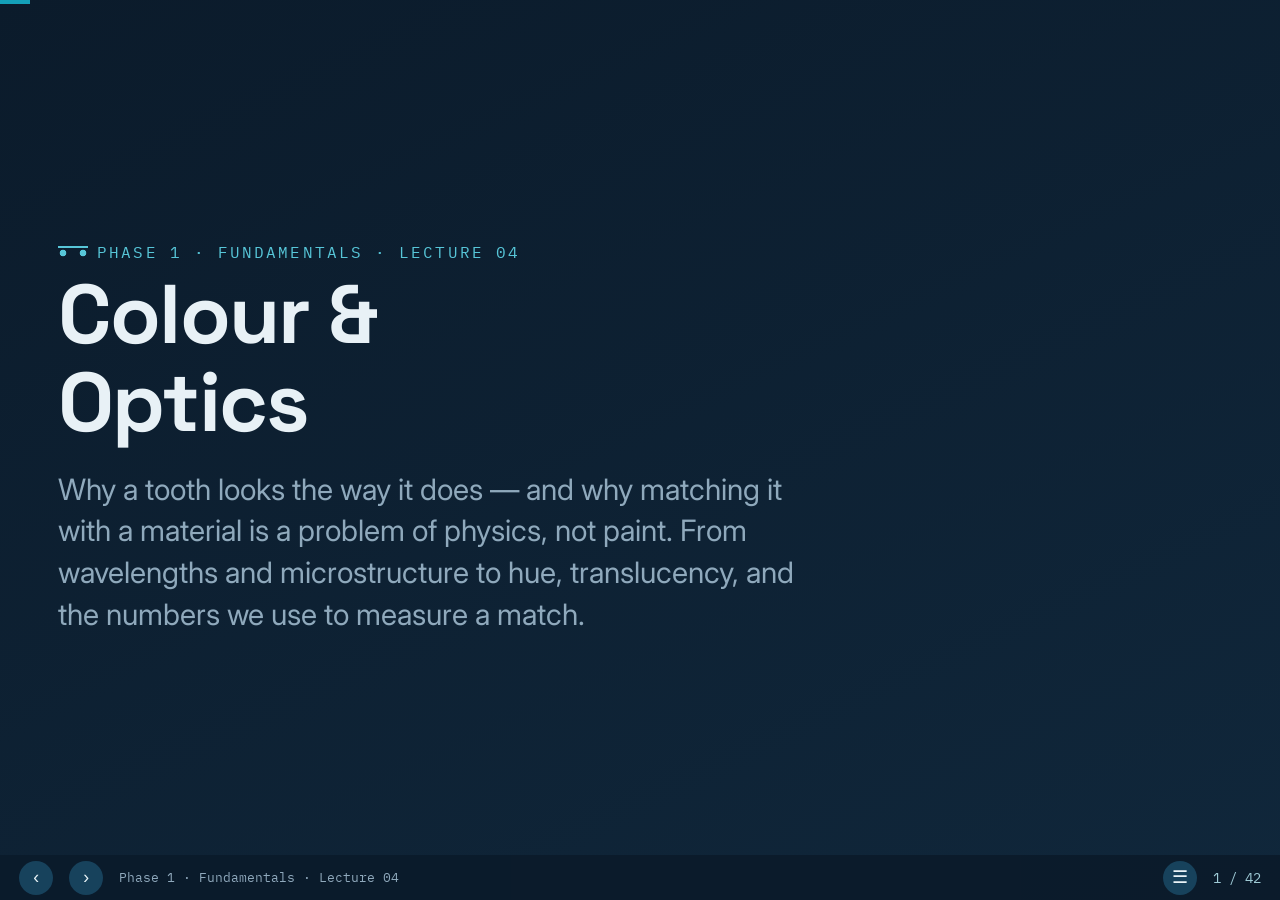
<file: lectures/04-colour-and-optics/index.html>
<!DOCTYPE html>
<html lang="en"><head><meta charset="UTF-8"><meta name="viewport" content="width=device-width, initial-scale=1.0">
<title>Colour &amp; Optics · Dental Materials · Lecture 04</title>
<link rel="preconnect" href="https://fonts.googleapis.com">
<link href="https://fonts.googleapis.com/css2?family=Space+Grotesk:wght@400;500;600;700&family=Inter:wght@400;500;600;700&family=IBM+Plex+Mono:wght@400;500;600&display=swap" rel="stylesheet">
<style>
:root{--paper:#FBFCFD;--surface:#fff;--ink:#0F1B2A;--ink-soft:#31465C;--muted:#5E7285;--line:#E3E9EF;
--primary:#0C7489;--primary-ink:#0A5C6D;--primary-wash:#E7F4F6;--navy:#12315B;
--clinical:#B45309;--clinical-wash:#FDF3E7;--warn:#BE123C;--warn-wash:#FDECEF;--ok:#15803D;
--dark:#0B1B2B;--dark-2:#10273B;--dark-ink:#E8F1F6;--dark-muted:#8FA9BC;--dark-line:#1E3A52;
--f-disp:"Space Grotesk",system-ui,sans-serif;--f-body:"Inter",system-ui,sans-serif;--f-mono:"IBM Plex Mono",monospace;}
*{box-sizing:border-box;margin:0;padding:0}
html,body{height:100%;overflow:hidden;background:var(--dark);font-family:var(--f-body);color:var(--ink)}
.deck{height:100vh;width:100vw;overflow:hidden;position:relative}
.track{display:flex;height:100%;transition:transform .45s cubic-bezier(.4,0,.2,1)}
.slide{min-width:100vw;height:100vh;padding:4vh 4.5vw 6.5vh;background:var(--paper);display:flex;flex-direction:column;position:relative;overflow:hidden}
.s-eyebrow{font-family:var(--f-mono);font-size:1rem;letter-spacing:.13em;text-transform:uppercase;color:var(--primary-ink);margin-bottom:.6rem;display:flex;align-items:center;gap:.6rem}
.s-eyebrow::before{content:"";width:30px;height:10px;background:radial-gradient(circle at 5px 5px,var(--primary) 3.2px,transparent 3.6px),radial-gradient(circle at 25px 5px,var(--primary) 3.2px,transparent 3.6px);border-top:2px solid var(--primary)}
.s-title{font-family:var(--f-disp);font-weight:600;line-height:1.05;color:var(--ink);font-size:clamp(1.9rem,3.4vw,2.9rem);letter-spacing:-.01em;margin-bottom:1.2vh}
.s-sub{font-size:clamp(1.05rem,1.5vw,1.35rem);color:var(--ink-soft);margin-bottom:1.4vh;max-width:74ch;line-height:1.45}
.s-body{flex:1;display:grid;grid-template-columns:1fr 1fr;gap:2.5vw;min-height:0;align-items:center;overflow:hidden}
.s-body.one-col{grid-template-columns:1fr}
.s-body.text-heavy{grid-template-columns:1.2fr .8fr}
.s-body.fig-heavy{grid-template-columns:.85fr 1.15fr}
.col-text{overflow:hidden;padding-right:.3rem;max-height:100%;display:flex;flex-direction:column;justify-content:center}
.col-visual{height:100%;display:flex;flex-direction:column;justify-content:center;gap:1rem;min-height:0}
.blist{list-style:none;display:flex;flex-direction:column;gap:1.05vh}
.blist>li{position:relative;padding-left:1.7rem;font-size:clamp(1.02rem,1.45vw,1.32rem);line-height:1.4;color:var(--ink-soft)}
.blist>li::before{content:"";position:absolute;left:0;top:.5em;width:11px;height:11px;border-radius:50%;border:2px solid var(--primary);background:var(--primary-wash)}
.blist>li b{color:var(--ink)}
.blist .lead-term{font-family:var(--f-disp);font-weight:600;color:var(--primary-ink)}
.blist.cols{columns:2;column-gap:3rem;display:block}
.blist.cols>li{break-inside:avoid;margin-bottom:1.3vh}
.defbox{background:var(--surface);border:1px solid var(--line);border-left:5px solid var(--primary);border-radius:0 12px 12px 0;padding:1rem 1.25rem;margin-bottom:1.1vh;box-shadow:0 6px 22px rgba(15,27,42,.05)}
.defbox .term{font-family:var(--f-disp);font-weight:600;font-size:clamp(1.2rem,1.7vw,1.5rem);color:var(--primary-ink);margin-bottom:.3rem}
.defbox .def{font-size:clamp(1.02rem,1.45vw,1.28rem);color:var(--ink-soft);line-height:1.4}
.steps{display:flex;flex-direction:column;gap:1.05vh;counter-reset:st}
.step{display:grid;grid-template-columns:auto 1fr;gap:1.1rem;align-items:start}
.step::before{counter-increment:st;content:counter(st);font-family:var(--f-mono);font-weight:600;color:#fff;background:var(--primary);width:38px;height:38px;border-radius:50%;display:grid;place-items:center;font-size:1.05rem;flex:none}
.step h4{font-family:var(--f-disp);font-size:clamp(1.1rem,1.55vw,1.38rem);color:var(--ink);margin-bottom:.15rem}
.step p{font-size:clamp(1rem,1.4vw,1.24rem);line-height:1.38;color:var(--ink-soft)}
.key{margin-top:1.4vh;border-left:5px solid var(--clinical);background:var(--clinical-wash);padding:.9rem 1.15rem;border-radius:0 12px 12px 0;font-size:clamp(1.02rem,1.45vw,1.28rem);color:var(--ink);line-height:1.4}
.key b{color:var(--clinical)}
.key .k-tag{font-family:var(--f-mono);font-size:.75rem;letter-spacing:.1em;text-transform:uppercase;color:var(--clinical);display:block;margin-bottom:.35rem}
.mech{background:var(--primary-wash);border:1px solid #BFE2E8;border-radius:12px;padding:.9rem 1.15rem;font-size:clamp(1.02rem,1.45vw,1.26rem);color:var(--ink-soft);line-height:1.4}
.mech .k-tag{font-family:var(--f-mono);font-size:.75rem;letter-spacing:.1em;text-transform:uppercase;color:var(--primary-ink);display:block;margin-bottom:.35rem}
.mech b{color:var(--ink)}
.figbox{background:var(--surface);border:1px solid var(--line);border-radius:16px;padding:.9rem;box-shadow:0 12px 40px rgba(15,27,42,.10);display:flex;flex-direction:column;gap:.5rem;max-height:100%;align-items:center;justify-content:center;overflow:hidden}
.figbox img{width:100%;height:auto;max-height:76vh;object-fit:contain;display:block;border-radius:8px}
.figbox.dual{gap:1rem}
.figcap{font-size:1.05rem;color:var(--muted);line-height:1.4;text-align:center}
.figcap b{color:var(--ink-soft)}
.slide--focusfig{align-items:center;text-align:center}
.slide--focusfig .ff-head{width:100%;max-width:72ch;margin:0 auto;display:flex;flex-direction:column;align-items:center}
.slide--focusfig .s-eyebrow{justify-content:center}
.slide--focusfig .s-title{margin-bottom:1vh}
.slide--focusfig .s-sub{max-width:74ch;margin:0 auto;text-align:center}
.slide--focusfig .s-body{width:100%;flex:1;padding:1vh 2vw 0.5vh;align-items:center;justify-content:center;justify-items:center}
.slide--focusfig .figbox{margin:0 auto;padding:1.3rem;max-width:26vw;max-height:100%}
.slide--focusfig .figbox img{width:auto;max-width:100%;height:auto;max-height:48vh}
.ph{border:2.5px dashed var(--primary);border-radius:16px;background:repeating-linear-gradient(135deg,#EAF6F8,#EAF6F8 14px,#E1F0F3 14px,#E1F0F3 28px);padding:2rem 1.5rem;text-align:center;display:flex;flex-direction:column;gap:.6rem;align-items:center;justify-content:center;min-height:44vh}
.ph .ph-badge{font-family:var(--f-mono);font-size:.72rem;letter-spacing:.14em;text-transform:uppercase;color:#fff;background:var(--primary);padding:.3rem .8rem;border-radius:999px}
.ph .ph-t{font-family:var(--f-disp);font-weight:600;font-size:clamp(1.25rem,1.85vw,1.55rem);color:var(--primary-ink)}
.ph .ph-f{font-family:var(--f-mono);font-size:1rem;color:var(--muted)}
.ph .ph-d{font-size:1.1rem;color:var(--ink-soft);max-width:36ch;line-height:1.4}
.vs{display:grid;grid-template-columns:1fr 1fr;gap:1.5rem;align-content:center}
.vs.three{grid-template-columns:1fr 1fr 1fr}
.vs .card{background:var(--surface);border:1px solid var(--line);border-radius:16px;padding:1.5rem;box-shadow:0 8px 28px rgba(15,27,42,.07)}
.vs .card h3{font-family:var(--f-disp);font-size:clamp(1.2rem,1.7vw,1.5rem);margin-bottom:.7rem}
.vs .card.a h3{color:var(--primary-ink)} .vs .card.b h3{color:var(--warn)}
.vs .card ul{list-style:none;display:flex;flex-direction:column;gap:.95vh}
.vs .card li{position:relative;padding-left:1.4rem;font-size:clamp(1rem,1.4vw,1.24rem);line-height:1.38;color:var(--ink-soft)}
.vs .card li::before{content:"";position:absolute;left:0;top:.5em;width:9px;height:9px;border-radius:50%}
.vs .card.a li::before{background:var(--primary)} .vs .card.b li::before{background:var(--warn)}
.vs .card li b{color:var(--ink)}
.objlist{list-style:none;display:grid;grid-template-columns:1fr 1fr;gap:1.4vh 2.5rem;counter-reset:ob}
.objlist li{counter-increment:ob;display:grid;grid-template-columns:auto 1fr;gap:1rem;align-items:start;font-size:clamp(1.25rem,1.75vw,1.5rem);line-height:1.42;color:var(--ink-soft)}
.objlist li::before{content:counter(ob);font-family:var(--f-mono);font-weight:600;color:#fff;background:var(--primary);width:36px;height:36px;border-radius:50%;display:grid;place-items:center;font-size:1rem}
.objlist li b{color:var(--ink)}
.objgrid{display:grid;grid-template-columns:repeat(3,1fr);gap:1.3rem;flex:1;min-height:0}
.objcard{background:var(--surface);border:1px solid var(--line);border-radius:14px;padding:1.1rem 1.25rem;box-shadow:0 8px 24px rgba(15,27,42,.06);display:flex;flex-direction:column;gap:.55rem}
.objnum{font-family:var(--f-mono);font-weight:600;color:#fff;background:var(--primary);width:38px;height:38px;border-radius:50%;display:grid;place-items:center;font-size:1.05rem;flex:none}
.objtxt{font-size:clamp(.98rem,1.4vw,1.2rem);line-height:1.36;color:var(--ink-soft)}
.objtxt b{color:var(--ink)}
.flowstrip{background:var(--primary-wash);border:1px solid #BFE2E8;border-radius:14px;padding:1rem 1.4rem;display:flex;align-items:center;justify-content:center}
.flowstrip svg{width:100%;max-width:900px;height:auto;display:block}
.instrument{background:linear-gradient(160deg,rgba(255,255,255,.05),rgba(255,255,255,.015));border:1px solid var(--dark-line);border-radius:22px;padding:1.6rem 1.6rem 1.4rem;box-shadow:0 20px 50px rgba(0,0,0,.25),inset 0 1px 0 rgba(255,255,255,.06)}
.viscowrap{margin-top:1.4rem}
.viscolabel{font-family:var(--f-mono);font-size:1.05rem;color:var(--dark-muted);display:flex;justify-content:space-between;margin-bottom:.5rem;text-transform:uppercase;letter-spacing:.07em}
.viscolabel span:last-child{color:#fff;font-weight:600;letter-spacing:.03em}
.viscobar{width:100%;height:22px;border-radius:999px;background:rgba(255,255,255,.07);border:1px solid var(--dark-line);overflow:hidden;box-shadow:inset 0 2px 6px rgba(0,0,0,.35)}
.viscofill{height:100%;width:0%;background:linear-gradient(90deg,#57C6D8,#8FD1A8,#F2B84B,#D64545);transition:width .3s;box-shadow:0 0 12px rgba(87,198,216,.5)}
.slide--title,.slide--divider,.slide--interactive{background:linear-gradient(155deg,var(--dark),var(--dark-2));color:var(--dark-ink);justify-content:center}
.slide--title .s-eyebrow,.slide--divider .s-eyebrow,.slide--interactive .s-eyebrow{color:#57C6D8}
.slide--title .s-eyebrow::before,.slide--divider .s-eyebrow::before,.slide--interactive .s-eyebrow::before{background:radial-gradient(circle at 5px 5px,#57C6D8 3.2px,transparent 3.6px),radial-gradient(circle at 25px 5px,#57C6D8 3.2px,transparent 3.6px);border-top-color:#57C6D8}
.slide--title h1{font-family:var(--f-disp);font-weight:700;font-size:clamp(2.9rem,6.5vw,5.2rem);line-height:1.05;letter-spacing:-.02em;margin-bottom:1.4rem}
.slide--title .frame{font-size:clamp(1.35rem,2.3vw,1.85rem);color:var(--dark-muted);max-width:42ch;line-height:1.42}
.slide--divider .num{font-family:var(--f-disp);font-weight:700;font-size:clamp(4.5rem,12vw,9rem);color:var(--dark-line);line-height:1}
.slide--divider h2{font-family:var(--f-disp);font-weight:600;font-size:clamp(2.4rem,5vw,4rem);color:#fff;margin-top:-1vh}
.slide--divider .d-list{margin-top:2.2vh;color:var(--dark-muted);font-size:clamp(1.2rem,1.8vw,1.5rem);display:flex;flex-wrap:wrap;gap:.5rem 1.6rem}
.slide--interactive .s-title{color:#fff}
.control{margin:1.4vh 0}
.control label{font-family:var(--f-mono);font-size:1.1rem;color:var(--dark-muted);display:flex;justify-content:space-between;margin-bottom:.4rem}
.control input[type=range]{width:100%;accent-color:#14A0B8;height:7px}
.igloss{color:var(--dark-muted);font-size:clamp(1.02rem,1.45vw,1.26rem);line-height:1.42;margin-top:1.1vh}
.igloss b{color:#fff}
.calc{background:rgba(255,255,255,.05);border:1px solid var(--dark-line);border-radius:16px;padding:1.6rem 1.8rem}
.calc .out{font-family:var(--f-mono);margin-top:1.2rem;display:flex;flex-direction:column;gap:.7rem}
.calc .out .row{display:flex;justify-content:space-between;align-items:baseline;border-bottom:1px dashed var(--dark-line);padding-bottom:.5rem}
.calc .out .lbl{color:var(--dark-muted);font-size:1rem}
.calc .out .big{color:#57C6D8;font-size:clamp(1.5rem,2.8vw,2.2rem);font-weight:600}
.calc .formula{font-family:var(--f-mono);color:#fff;font-size:clamp(1.05rem,1.5vw,1.3rem);margin-top:1rem;text-align:center;background:rgba(20,160,184,.12);border-radius:10px;padding:.7rem}
.deckbar{position:fixed;bottom:0;left:0;right:0;height:5vh;min-height:38px;background:rgba(11,27,43,.94);color:#fff;display:flex;align-items:center;gap:1rem;padding:0 1.2rem;z-index:20;font-family:var(--f-mono)}
.deckbar .part{font-size:.8rem;color:var(--dark-muted);flex:1;white-space:nowrap;overflow:hidden;text-overflow:ellipsis}
.deckbar .count{font-size:.85rem;color:#9FCBD6}
.navbtn{border:0;background:#17425C;color:#EAF4F8;width:34px;height:34px;border-radius:50%;cursor:pointer;font-size:1.1rem;display:grid;place-items:center}
.navbtn:hover{background:#1E5877}
.count{cursor:pointer;user-select:none}
.count:hover{color:#fff;text-decoration:underline}
.overview{position:fixed;inset:0;z-index:40;background:rgba(8,18,28,.97);display:none;flex-direction:column;padding:3vh 3vw}
.overview.open{display:flex}
.overview h3{font-family:var(--f-disp);color:#fff;font-size:1.6rem;margin-bottom:.4rem}
.overview .ov-hint{font-family:var(--f-mono);color:var(--dark-muted);font-size:.9rem;margin-bottom:2vh}
.ov-grid{flex:1;overflow-y:auto;display:grid;grid-template-columns:repeat(auto-fill,minmax(220px,1fr));gap:.9rem;align-content:start}
.ov-item{background:#10273B;border:1px solid #1E3A52;border-radius:10px;padding:.8rem .9rem;cursor:pointer;display:flex;gap:.7rem;align-items:flex-start;transition:background .15s,border-color .15s;text-align:left}
.ov-item:hover{background:#17425C;border-color:#57C6D8}
.ov-item .ov-n{font-family:var(--f-mono);font-size:.8rem;color:#57C6D8;flex:none;min-width:1.6rem}
.ov-item .ov-t{font-size:.92rem;color:#E8F1F6;line-height:1.3}
.ov-item.is-part{background:#0A5C6D;border-color:#0C7489}
.ov-item.is-part .ov-t{font-weight:600}
.ov-close{position:absolute;top:2vh;right:2vw;background:#17425C;color:#fff;border:0;border-radius:8px;padding:.5rem .9rem;cursor:pointer;font-family:var(--f-mono);font-size:.9rem}
.ov-close:hover{background:#1E5877}
.progress{position:fixed;top:0;left:0;height:4px;background:#14A0B8;z-index:21;transition:width .3s;width:0}
@media (max-width:900px){.s-body,.s-body.text-heavy,.s-body.fig-heavy{grid-template-columns:1fr;gap:1.2rem}.objlist,.blist.cols{grid-template-columns:1fr;columns:1}}
/* ===== Aula 04 · ajustes de distribuição vertical + figuras flexíveis ===== */
.s-body{align-items:stretch}
.s-body>.col-text{justify-content:space-evenly;gap:1.1vh}
.s-body>.col-visual{justify-content:center}
/* slides interativos: agrupar controles no centro, não espalhar */
.slide--interactive .s-body>.col-text{justify-content:center;gap:1.3vh}
.slide--interactive .s-body{align-items:center}
.col-visual .ph{min-height:60vh;height:100%;width:100%}
.col-visual .figbox{max-height:100%}
/* figura larga: ocupa a linha inteira, aspecto paisagem */
.s-body.one-col{gap:1.6vh;justify-items:stretch}
.ph--wide{min-height:32vh;width:100%}
.ph--tall{min-height:66vh}
/* slides com pouco texto: espalhar objgrid/tabela para preencher a altura */
.s-body.one-col{align-content:center}
.s-body.one-col>.objgrid{align-content:space-evenly;height:100%}
/* ===== Slides interativos reconstruídos (20 RI · 27 opalescência · 33 ΔE) =====
   Layout escopado: usa a altura disponível, começa logo abaixo do título,
   deixa espaço para a deckbar, SVGs grandes e rótulos legíveis. */
.slide--interactive.interactive-ri .s-body,
.slide--interactive.interactive-opalescence .s-body,
.slide--interactive.interactive-de .s-body{
  align-items:stretch; align-content:start; min-height:0; overflow:hidden;
  gap:clamp(14px,2vw,32px); padding-bottom:1vh;
}
.ix-grid{display:grid;min-height:0;width:100%;gap:clamp(14px,2vw,32px)}
.ix-ri .ix-grid{grid-template-columns:minmax(0,40fr) minmax(0,60fr)}
.ix-op .ix-grid{grid-template-columns:minmax(0,1fr)}
.ix-de .ix-grid{grid-template-columns:minmax(0,46fr) minmax(0,54fr)}
.ix-col{min-width:0;min-height:0;display:flex;flex-direction:column;gap:clamp(8px,1.4vh,16px);justify-content:flex-start}
.ix-svg{width:100%;height:auto;display:block;min-height:0}
.ix-ri #riSvg{max-height:56vh}
.ix-op #opSvg{max-height:54vh}
.ix-de #deSwatch{max-height:20vh}
.ix-de #deRuler{max-height:20vh}
.ix-lead{font-size:clamp(1rem,1.35vw,1.28rem);color:var(--dark-muted);line-height:1.42;margin:0}
.ix-lead b{color:#fff}
.ix-readpanel{background:rgba(255,255,255,.05);border:1px solid var(--dark-line);border-radius:14px;padding:clamp(.6rem,1.3vh,1rem) 1.1rem}
.ix-nrow{display:flex;justify-content:space-between;font-family:var(--f-mono);font-size:clamp(.95rem,1.2vw,1.18rem);color:var(--dark-muted);padding:.18rem 0}
.ix-nrow b{color:#fff}.ix-nrow .hi{color:#57C6D8}
.ix-ends{display:flex;justify-content:space-between;font-family:var(--f-mono);font-size:clamp(.78rem,1vw,.95rem);color:var(--muted);margin-top:.2rem}
.ix-causal{font-family:var(--f-mono);font-size:clamp(.84rem,1.05vw,1.05rem);color:#cfe0ea;background:rgba(87,198,216,.10);border:1px solid var(--dark-line);border-radius:10px;padding:.6rem .85rem;line-height:1.5;text-align:center}
.ix-states{display:grid;grid-template-columns:1fr 1fr;gap:.7rem}
.ix-state{border:1px solid var(--dark-line);border-radius:12px;padding:.7rem .85rem;background:rgba(255,255,255,.03);transition:all .2s;opacity:.4}
.ix-state.on{opacity:1}
.ix-state.matched.on{border-color:#6EE7A8;background:rgba(110,231,168,.12)}
.ix-state.mismatched.on{border-color:#F2B84B;background:rgba(242,184,75,.12)}
.ix-state .t{font-family:var(--f-disp);font-weight:600;color:#fff;font-size:clamp(1rem,1.25vw,1.2rem);margin-bottom:.18rem}
.ix-state .d{font-size:clamp(.86rem,1.05vw,1rem);color:var(--dark-muted);line-height:1.35}
.ix-bars{display:grid;grid-template-columns:1fr 1fr;gap:1rem;margin-top:.2rem}
.ix-bar-lab{font-family:var(--f-mono);font-size:clamp(.86rem,1.05vw,1.02rem);color:var(--dark-muted);display:flex;justify-content:space-between;margin-bottom:.32rem}
.ix-bar-lab b{color:#fff}
.ix-bartrack{height:16px;border-radius:999px;background:rgba(255,255,255,.08);border:1px solid var(--dark-line);overflow:hidden}
.ix-barfill{height:100%;width:0;transition:width .18s}
.ix-barfill.fwd{background:#6EE7A8}.ix-barfill.sca{background:#F2B84B}
.ix-budget-note{font-family:var(--f-mono);font-size:.82rem;color:var(--muted);margin-top:.25rem;grid-column:1/-1;text-align:center}
.ix-seg{display:inline-flex;background:rgba(255,255,255,.06);border:1px solid var(--dark-line);border-radius:999px;padding:.28rem;gap:.28rem}
.ix-seg button{font:inherit;font-family:var(--f-disp);font-weight:600;font-size:clamp(.95rem,1.2vw,1.15rem);cursor:pointer;border:0;background:transparent;color:var(--dark-muted);border-radius:999px;padding:.5rem 1.3rem}
.ix-seg button.on{background:var(--primary);color:#fff}
.ix-presets{display:flex;gap:.5rem;flex-wrap:wrap}
.ix-presets button{font:inherit;font-family:var(--f-mono);font-size:clamp(.8rem,1vw,.98rem);cursor:pointer;border:1px solid var(--dark-line);background:#12354A;color:#EAF4F8;border-radius:999px;padding:.42rem .95rem}
.ix-presets button:hover{background:#17425C}
.ix-formula{font-family:var(--f-mono);background:rgba(20,160,184,.12);border:1px solid var(--dark-line);border-radius:12px;padding:clamp(.6rem,1.3vh,1rem) 1rem;color:#fff;font-size:clamp(1rem,1.5vw,1.4rem);line-height:1.7;text-align:center}
.ix-formula .res{color:#57C6D8;font-size:clamp(1.5rem,2.4vw,2.2rem);font-weight:600}
.ix-verdict{border-radius:12px;padding:clamp(.6rem,1.3vh,1rem) 1rem;text-align:center;font-family:var(--f-disp);font-weight:600;font-size:clamp(1.1rem,1.5vw,1.45rem);border:1px solid var(--dark-line);color:#EAF4F8}
@media (max-height:800px){
  .slide--interactive.interactive-ri .s-body,
  .slide--interactive.interactive-opalescence .s-body,
  .slide--interactive.interactive-de .s-body{gap:12px}
  .ix-lead{font-size:1rem;line-height:1.32}
  .ix-readpanel{padding:.5rem .8rem}
  .ix-ri #riSvg{max-height:50vh}.ix-op #opSvg{max-height:48vh}
  .ix-formula{line-height:1.5}
}
</style></head><body>
<div class="progress" id="prog"></div>
<div class="deck"><div class="track" id="track">
<!-- ===================== TITLE ===================== -->
<section class="slide slide--title"><p class="s-eyebrow">Phase 1 · Fundamentals · Lecture 04</p><h1>Colour &amp;<br>Optics</h1><p class="frame">Why a tooth looks the way it does — and why matching it with a material is a problem of physics, not paint. From wavelengths and microstructure to hue, translucency, and the numbers we use to measure a match.</p></section>

<!-- ===================== PART 1 ===================== -->
<section class="slide slide--divider"><div class="s-eyebrow">Part 1 of 6</div><div class="num">01</div><h2>What colour really is</h2><div class="d-list"><span>Light · object · observer</span><span>· The visible spectrum</span><span>· How the eye reads colour</span></div></section>

<section class="slide">
<p class="s-eyebrow">Learning objectives</p>
<h2 class="s-title">By the end of this lecture you can…</h2>
<p class="s-sub">One reasoning thread runs through the whole hour: microstructure decides what a material does to light, that fixes how it looks, and that governs whether a restoration matches and stays matched.</p>
<div class="s-body one-col" style="display:flex;flex-direction:column;gap:1.8vh">
<div class="objgrid">
<div class="objcard"><span class="objnum">1</span><div class="objtxt">Describe the basic attributes of colour — <b>hue, value and chroma</b>.</div></div>
<div class="objcard"><span class="objnum">2</span><div class="objtxt">Explain how <b>reflection, absorption, scattering and transmission</b> determine colour and appearance.</div></div>
<div class="objcard"><span class="objnum">3</span><div class="objtxt">Differentiate <b>translucency, opacity, fluorescence and opalescence</b> in dental materials.</div></div>
<div class="objcard"><span class="objnum">4</span><div class="objtxt">Describe the <b>Munsell</b> and <b>CIELAB</b> systems and how we measure colour (ΔE).</div></div>
<div class="objcard"><span class="objnum">5</span><div class="objtxt">Explain how <b>composition, thickness, background, surface and ageing</b> change final colour and stability.</div></div>
<div class="objcard" style="background:var(--dark);color:#fff"><span class="objnum" style="background:#57C6D8;color:#06222b">★</span><div class="objtxt" style="color:#cfe6ee">The thread: <b style="color:#fff">structure → property → performance</b>.</div></div>
</div>
</div></section>

<section class="slide">
<p class="s-eyebrow">The core idea</p>
<h2 class="s-title">Colour is not "in" the object</h2>
<div class="s-body fig-heavy">
<div class="col-text">
<p class="s-sub" style="margin-top:0">Colour is a <b>psychophysical sensation</b>: a physical stimulus (light) is modified by an object, captured by the eye, and interpreted by the brain. It needs three things at once.</p>
<div class="defbox"><div class="term">1 · Illuminant (light)</div><div class="def">Electromagnetic radiant energy the eye can detect, ≈ <b>380–780 nm</b>. No light → no colour.</div></div>
<div class="defbox"><div class="term">2 · Object</div><div class="def">Its composition and microstructure <b>selectively</b> absorb some wavelengths and reflect/transmit others. This is the part <b>we engineer</b>.</div></div>
<div class="defbox"><div class="term">3 · Observer</div><div class="def">Retinal cones turn the returning light into nerve signals; the brain interprets them as a colour.</div></div>
</div>
<div class="col-visual"><div class="figbox"><img src="assets/light-object-observer.png" alt="Light · object · observer"></div></div>
</div></section>

<section class="slide">
<p class="s-eyebrow">The stimulus</p>
<h2 class="s-title">The visible spectrum — white light is a mixture</h2>
<div class="s-body fig-heavy">
<div class="col-text">
<div class="defbox"><div class="term">Visible spectrum</div><div class="def">The band of wavelengths the eye detects (~380–780 nm). Short = violet/blue; long = orange/red.</div></div>
<ul class="blist">
<li><b>White light</b> is all visible wavelengths together (e.g. midday daylight).</li>
<li>What an object <b>reflects/transmits</b> back to the eye is its perceived colour: reflect all → white, absorb all → black, reflect only ~700 nm → red.</li>
<li>A <b>prism</b> (or the hydroxyapatite crystals of enamel) can bend each wavelength differently and split white light into its components — the basis of opalescence in Part 4.</li>
</ul>
<div class="mech"><span class="k-tag">Aditive primaries — RGB</span> The eye has three cone types, so any colour of <b>light</b> can be made from <b>Red + Green + Blue</b>. R+G+B at full = white; this is why screens are RGB. (Mixing <b>pigments</b> is subtractive — a different rule.)</div>
</div>
<div class="col-visual"><div class="figbox"><img src="assets/visible-spectrum.png" alt="Visible spectrum 380–780 nm"></div></div>
</div></section>

<section class="slide slide--interactive">
<p class="s-eyebrow">Interactive · the spectrum</p>
<h2 class="s-title">One object, many wavelengths</h2>
<div class="s-body">
<div class="col-text">
<p class="igloss" style="margin-top:0">Drag to isolate a single wavelength of the visible spectrum and see the colour sensation it produces. White light contains <b>all</b> of these at once; an object's colour is the subset it sends back to your eye.</p>
<div class="control"><label>Wavelength <span id="wlOut" class="mono">480 nm</span></label><input type="range" id="wl" min="380" max="780" step="1" value="480"></div>
<p class="igloss" id="wlNote" style="font-size:1.1rem">≈ 480 nm is perceived as blue.</p>
</div>
<div class="col-visual"><div class="instrument"><svg id="wlSvg" viewBox="0 0 460 300" style="width:100%;max-width:440px;margin:0 auto;display:block" aria-label="visible spectrum with movable marker"></svg></div></div>
</div></section>

<section class="slide">
<p class="s-eyebrow">Light intro · the observer</p>
<h2 class="s-title">How the eye turns wavelengths into colour</h2>
<p class="s-sub">We keep this brief — for a materials course the observer is fixed context. But knowing <i>why</i> value matters most starts here.</p>
<div class="s-body text-heavy">
<div class="col-text">
<div class="defbox"><div class="term">Cones (colour) &amp; rods (grey)</div><div class="def">~6–7 million <b>cones</b> (bright light, colour, packed in the fovea) and ~120 million <b>rods</b> (dim light, no colour).</div></div>
<ul class="blist">
<li><b>Trichromatic theory:</b> three cone types — <b>S</b> (~430–446 nm, blue), <b>M</b> (~531–555 nm, green), <b>L</b> (~558–599 nm, red). Any colour is the <b>balance</b> of their signals.</li>
<li><b>Opponent-process theory:</b> those signals are re-coded into pairs — red–green, blue–yellow, and a separate <b>black–white (lightness)</b> channel. That is why we never see "reddish-green".</li>
<li>The dedicated lightness channel is why the eye resolves <b>value</b> (lightness) far more finely than hue or chroma — remember this in Part 2.</li>
</ul>
</div>
<div class="col-visual"><div class="figbox"><img src="assets/cone-response-curves.png" alt="S/M/L cone response"></div></div>
</div></section>

<!-- ===================== PART 2 ===================== -->
<section class="slide slide--divider"><div class="s-eyebrow">Part 2 of 6</div><div class="num">02</div><h2>The three attributes of colour</h2><div class="d-list"><span>Hue</span><span>· Value</span><span>· Chroma</span></div></section>

<section class="slide">
<p class="s-eyebrow">Describing any colour</p>
<h2 class="s-title">Three numbers pin down a colour</h2>
<div class="s-body fig-heavy">
<div class="col-text">
<p class="s-sub" style="margin-top:0">The Munsell system (1905) showed that <b>any</b> colour is fixed by three independent attributes. Learn these words precisely — the rest of the lecture uses them.</p>
<div class="defbox"><div class="term">Hue</div><div class="def">The colour <b>family</b> (red, yellow, blue) — set by the dominant wavelength.</div></div>
<div class="defbox"><div class="term">Value</div><div class="def">The <b>lightness</b> (black→white), independent of hue.</div></div>
<div class="defbox"><div class="term">Chroma</div><div class="def">The <b>saturation</b> — how strong or pure the hue is.</div></div>
</div>
<div class="col-visual"><div class="figbox"><img src="assets/hvc-overview.png" alt="Hue · value · chroma at a glance"></div></div>
</div></section>

<section class="slide">
<p class="s-eyebrow">Attribute 1 · hue</p>
<h2 class="s-title">Hue — the colour family</h2>
<div class="s-body fig-heavy">
<div class="col-text">
<div class="defbox"><div class="term">Hue</div><div class="def">What everyday language calls "the colour": red, orange, yellow, green, blue. Physically it is the <b>dominant wavelength</b> reflected by the object.</div></div>
<ul class="blist">
<li><b>What it means for teeth:</b> natural teeth sit in a narrow band — the <b>yellow to yellow-red</b> hues. You will never match a tooth with a "blue" or "green" hue.</li>
<li><b>Example — Vita Classical guide:</b> the letter is the hue → <b>A</b> = reddish-brown, <b>B</b> = reddish-yellow, <b>C</b> = greyish, <b>D</b> = reddish-grey. The number after it is chroma.</li>
<li>Get hue wrong and the tooth reads the wrong "family" — but hue is usually the <b>easiest</b> of the three to match, because teeth vary little in hue.</li>
</ul>
</div>
<div class="col-visual"><div class="figbox"><img src="assets/hue-shade-families.png" alt="Tooth hues (A/B/C/D)"></div></div>
</div></section>

<section class="slide">
<p class="s-eyebrow">Attribute 2 · value</p>
<h2 class="s-title">Value — lightness, and the one that matters most</h2>
<div class="s-body fig-heavy">
<div class="col-text">
<div class="defbox"><div class="term">Value</div><div class="def">The relative <b>lightness or darkness</b> of a colour on a grey scale from <b>0 (black)</b> to <b>10 (white)</b>, independent of hue.</div></div>
<ul class="blist">
<li><b>Why it dominates:</b> the eye's dedicated black–white channel resolves lightness far more finely than hue or chroma. A value mismatch is the <b>first</b> thing that looks wrong.</li>
<li><b>What low value looks like:</b> a tooth with low value absorbs more light and appears <b>dark, grey, "non-vital"</b>.</li>
<li><b>Clinical technique:</b> <i>squint</i> when judging value — it suppresses colour vision and isolates lightness.</li>
<li><b>Rule of thumb:</b> when unsure, pick the <b>higher value</b> (lighter) — a technician can lower value with stain, but cannot easily raise it. Vita 3D-Master even asks you to match <b>value first</b>.</li>
</ul>
</div>
<div class="col-visual"><div class="figbox"><img src="assets/value-scale.png" alt="Value scale 0–10"></div></div>
</div></section>

<section class="slide">
<p class="s-eyebrow">Attribute 3 · chroma</p>
<h2 class="s-title">Chroma — saturation, and its link to value</h2>
<div class="s-body fig-heavy">
<div class="col-text">
<div class="defbox"><div class="term">Chroma</div><div class="def">The <b>intensity / purity</b> of a hue — how far the colour departs from a neutral grey of the same value. Think of adding dye to water: the hue stays, the strength climbs.</div></div>
<ul class="blist">
<li><b>What drives it in teeth:</b> chroma is set mainly by the <b>dentine</b> (the coloured core), while enamel is nearly colourless.</li>
<li><b>Cervical vs incisal:</b> chroma is highest at the neck (thin enamel, dentine shows) and lowest at the translucent incisal edge.</li>
<li><b>The key coupling — value and chroma move inversely:</b> raising chroma packs in more colourant, which absorbs more light, so the tooth also reads <b>darker</b> (lower value).</li>
</ul>
</div>
<div class="col-visual"><div class="figbox"><img src="assets/chroma-scale.png" alt="Chroma steps + inverse value"></div></div>
</div></section>

<section class="slide slide--interactive">
<p class="s-eyebrow">Interactive · build a shade</p>
<h2 class="s-title">Move hue, value and chroma independently</h2>
<div class="s-body">
<div class="col-text">
<p class="igloss" style="margin-top:0"><b style="color:#57C6D8">Hue</b> = the colour family (yellow→red for teeth). &nbsp;<b style="color:#F2B84B">Value</b> = lightness, dark↔light — the eye's most sensitive axis. &nbsp;<b style="color:#F9A8B8">Chroma</b> = saturation, how strong the hue is.</p>
<p class="igloss" style="margin-top:0">Adjust each on the tooth swatch. Watch the coupling: as you raise <b>chroma</b>, the <b>apparent value</b> drops and the tooth looks darker — exactly what happens clinically.</p>
<div class="control"><label>Hue (yellow ↔ red) <span id="hueOut" class="mono">45</span></label><input type="range" id="hue" min="20" max="70" value="45"></div>
<div class="control"><label>Value (lightness) <span id="valOut" class="mono">78</span></label><input type="range" id="val" min="45" max="92" value="78"></div>
<div class="control"><label>Chroma (saturation) <span id="chrOut" class="mono">40</span></label><input type="range" id="chr" min="5" max="75" value="40"></div>
<p class="igloss" id="hvcNote" style="font-size:1.1rem">Reads as vital.</p>
</div>
<div class="col-visual"><div class="instrument"><svg id="hvcSvg" viewBox="0 0 300 320" style="width:100%;max-width:300px;margin:0 auto;display:block" aria-label="tooth swatch responding to hue value chroma"></svg>
<div class="viscowrap"><div class="viscolabel"><span>Apparent value</span><span id="valWord" class="mono">—</span></div><div class="viscobar"><div class="viscofill" id="valFill"></div></div></div>
</div></div>
</div></section>

<!-- ===================== PART 3 ===================== -->
<section class="slide slide--divider"><div class="s-eyebrow">Part 3 of 6</div><div class="num">03</div><h2>How light interacts with matter</h2><div class="d-list"><span>Reflect · absorb · scatter · transmit</span><span>· Refractive index</span><span>· Translucency</span></div></section>

<section class="slide">
<p class="s-eyebrow">Structure → property (the core)</p>
<h2 class="s-title">Light meeting a material can only do four things</h2>
<p class="s-sub">Every optical property in this lecture is just a <b>mix of these four fates</b>. The proportion of each is set by the material's microstructure — this is the hinge from structure to property.</p>
<div class="s-body one-col">
<div class="figbox"><img src="assets/four-fates-of-light.png" alt="The four fates of light"></div>
<div class="objgrid" style="grid-template-columns:repeat(4,1fr)">
<div class="objcard"><span class="objnum" style="background:#0C7489">R</span><div class="objtxt"><b>Reflection</b> — bounces off the surface (gloss).</div></div>
<div class="objcard"><span class="objnum" style="background:#BE123C">A</span><div class="objtxt"><b>Absorption</b> — taken up inside → creates hue.</div></div>
<div class="objcard"><span class="objnum" style="background:#B45309">S</span><div class="objtxt"><b>Scattering</b> — redirected inside → cloudy/opaque.</div></div>
<div class="objcard"><span class="objnum" style="background:#15803D">T</span><div class="objtxt"><b>Transmission</b> — passes through → translucency.</div></div>
</div>
</div></section>

<section class="slide">
<p class="s-eyebrow">Fate 1 &amp; 2 · the surface story</p>
<h2 class="s-title">Reflection &amp; absorption — gloss and hue</h2>
<p class="s-sub">What happens <i>at</i> the surface and <i>to</i> specific wavelengths — these two fates give a material its shine and its colour family.</p>
<div class="s-body fig-heavy">
<div class="col-text">
<div class="defbox"><div class="term">Reflection — specular vs diffuse</div><div class="def"><b>Specular</b> = a sharp highlight off a smooth, polished surface → high <b>gloss</b> (think glazed ceramic). <b>Diffuse</b> = a soft glow off a rough surface, which also <b>raises apparent value</b> by bouncing light back.</div></div>
<div class="defbox"><div class="term">Absorption = the origin of hue</div><div class="def">Pigments/chromophores swallow specific wavelengths; the <b>leftover reflected</b> wavelengths are the hue you see. Absorb all → black; absorb none → white; absorb blue → the object looks yellow.</div></div>
<div class="key"><span class="k-tag">Example · why polish matters</span> A well-polished composite reflects specularly and looks vital and glossy; leave it rough and it scatters at the surface, <b>dulls the gloss</b> and shifts apparent value — a handling issue, not just aesthetics.</div>
</div>
<div class="col-visual"><div class="figbox"><img src="assets/reflection-specular-diffuse.png" alt="Specular vs diffuse + selective absorption"></div></div>
</div></section>
<section class="slide">
<p class="s-eyebrow">Fate 3 &amp; 4 · the body story</p>
<h2 class="s-title">Scattering &amp; transmission — inside the material</h2>
<p class="s-sub">What happens to light <i>after</i> it enters — these two fates decide whether a material is opaque or translucent.</p>
<div class="s-body fig-heavy">
<div class="col-text">
<div class="defbox"><div class="term">Scattering</div><div class="def">Light is redirected in many directions at <b>internal interfaces</b> (particles, crystals, pores). Lots of scattering → light bounces back before it can pass through → the material looks <b>cloudy / opaque and lighter</b>.</div></div>
<div class="defbox"><div class="term">Transmission</div><div class="def">Light travels <b>through</b> to the other side with little scattering → the material is <b>translucent</b> and shows depth (and lets the background influence its colour).</div></div>
<div class="key"><span class="k-tag">Example · enamel vs dentine</span> Enamel scatters little → <b>translucent</b>; dentine scatters strongly (tubules, protein) → more <b>opaque</b>. A ceramist stacks a translucent "enamel" layer over an opaque "dentine" layer to copy this.</div>
</div>
<div class="col-visual"><div class="figbox"><img src="assets/scattering-transmission.png" alt="Scattering vs transmission"></div></div>
</div></section>

<section class="slide">
<p class="s-eyebrow">The master variable · what it is</p>
<h2 class="s-title">What is refractive index?</h2>
<p class="s-sub">Before we use it, let's be clear what "refractive index" actually means — it is the single most useful number for predicting how a material handles light.</p>
<div class="s-body fig-heavy">
<div class="col-text">
<div class="defbox"><div class="term">Refractive index (RI, n)</div><div class="def">How much a material <b>slows and bends</b> light: <b>n = c / v</b> (speed of light in vacuum ÷ speed in the material). Vacuum = 1.00; water = 1.33; glass ≈ 1.5. Higher n → light travels slower and bends more.</div></div>
<ul class="blist">
<li><b>Everyday analogy:</b> a straw looks "broken" in a glass of water because light bends as it crosses from water (1.33) to air (1.00) — different n, different path.</li>
<li><b>The key rule:</b> light is bent and partly <b>scattered at every interface where n changes</b>. No change in n → light sails straight through, unseen.</li>
</ul>
<div class="key"><span class="k-tag">Why this matters</span> A material is made of many tiny internal interfaces (particles, crystals, pores). Whether light <b>passes</b> or <b>scatters</b> at each one depends entirely on how well the RIs match.</div>
</div>
<div class="col-visual"><div class="figbox"><img src="assets/refractive-index-bending.png" alt="Light bending &amp; the straw illusion"></div></div>
</div></section>
<section class="slide">
<p class="s-eyebrow">The master variable · in dentistry</p>
<h2 class="s-title">RI match → translucent · RI mismatch → opaque</h2>
<p class="s-sub">Now apply it. The same rule explains enamel, dentine, composites, ceramics and even caries — all through one number.</p>
<div class="s-body fig-heavy">
<div class="col-text">
<ul class="blist">
<li><b>Matched RIs</b> across internal interfaces → light passes straight → <b>translucent</b>.</li>
<li><b>Mismatched RIs</b> (or pores) → strong scattering → <b>opaque / white</b>.</li>
<li><b>Composite, done on purpose:</b> Bis-GMA matrix <b>≈ 1.54</b> is matched to silica/glass filler <b>≈ 1.53</b> → light passes → the composite looks translucent like enamel. Drift them apart and it turns chalky.</li>
<li><b>Zirconia:</b> tiny crystals with mismatched optics scatter strongly → naturally <b>opaque</b> (great strength, but needs engineering to make it translucent).</li>
<li><b>Enamel</b> also scatters short (blue) wavelengths more strongly (~1/λ³) — the seed of opalescence in Part 4.</li>
</ul>
<div class="mech"><span class="k-tag">The numbers to remember</span> Enamel <b>n ≈ 1.63</b> · dentine <b>≈ 1.54</b> · water 1.33 · air 1.00. A caries lesion swaps mineral for water/air → huge RI mismatch → the white-spot lesion (next slide).</div>
</div>
<div class="col-visual"><div class="figbox"><img src="assets/refractive-index-match.png" alt="RI match vs mismatch"></div></div>
</div></section>

<section class="slide slide--interactive interactive-ri ix-ri">
<p class="s-eyebrow">Interactive · refractive-index mismatch</p>
<h2 class="s-title">Refractive-index difference sets scattering — and translucency</h2>
<div class="s-body ix-grid">
  <div class="ix-col">
    <p class="ix-lead">Change only the <b>cause</b> — the refractive-index difference <b>Δn</b> between the matrix and its particles. The rays, the light budget and the sample respond.</p>
    <div class="ix-readpanel">
      <div class="control" style="margin:.1rem 0 .5rem"><label>Refractive-index difference, Δn <span id="riDn" class="mono hi">0.03</span></label><input type="range" id="riSlider" min="0" max="100" value="20"></div>
      <div class="ix-nrow"><span>Matrix n</span><b>1.54</b></div>
      <div class="ix-nrow"><span>Particle n</span><b id="riPart">1.57</b></div>
      <div class="ix-nrow"><span>Δn</span><b id="riDn2" class="hi">0.03</b></div>
    </div>
    <div class="ix-causal">Δn ↑ → interface deflection ↑ → scattering ↑ → transmission ↓ → opacity ↑</div>
    <div class="ix-states">
      <div class="ix-state matched" id="riStateMatched"><div class="t">RI matched</div><div class="d">Light crosses interfaces almost straight → <b>translucent</b>.</div></div>
      <div class="ix-state mismatched" id="riStateMismatched"><div class="t">RI mismatched</div><div class="d">Light is redirected at interfaces → <b>opaque / white</b>.</div></div>
    </div>
  </div>
  <div class="ix-col">
    <svg id="riSvg" class="ix-svg" viewBox="0 0 900 470" aria-label="Deterministic rays crossing a material with particles: at low Delta n they pass straight, at high Delta n they deflect at interfaces and some backscatter; a sample over a checker background becomes opaque"></svg>
    <div class="ix-bars">
      <div><div class="ix-bar-lab"><span>Forward transmission</span><b id="riFwd">—</b></div><div class="ix-bartrack"><div class="ix-barfill fwd" id="riFwdFill"></div></div></div>
      <div><div class="ix-bar-lab"><span>Scattered / returned</span><b id="riSca">—</b></div><div class="ix-bartrack"><div class="ix-barfill sca" id="riScaFill"></div></div></div>
      <div class="ix-budget-note">conceptual relative light budget — not an exact calculation</div>
    </div>
  </div>
</div></section>


<section class="slide">
<p class="s-eyebrow">Structure → property · worked case</p>
<h2 class="s-title">Case: the white-spot lesion</h2>
<div class="s-body text-heavy">
<div class="col-text">
<div class="steps">
<div class="step"><div><h4>Sound enamel</h4><p>Densely packed hydroxyapatite; internal RIs are uniform → little scattering → enamel looks translucent.</p></div></div>
<div class="step"><div><h4>Early caries</h4><p>Acid dissolves mineral, opening microscopic <b>pores</b> filled with water or air (n ≈ 1.33 or ≈ 1.0).</p></div></div>
<div class="step"><div><h4>RI discontinuity</h4><p>Now light hits many n-mismatched interfaces → <b>scattering jumps</b> → the area turns chalky <b>white and opaque</b>: a white-spot lesion.</p></div></div>
</div>
<div class="key"><span class="k-tag">Same principle, reversed</span> Rehydrate or remineralise and the pores fill/close, the RI mismatch drops, and the lesion becomes <b>less visible</b> — the exact same optics that make an air-dried lesion stand out.</div>
</div>
<div class="col-visual"><div class="figbox"><img src="assets/white-spot-lesion.png" alt="White-spot lesion optics"></div></div>
</div></section>

<!-- ===================== PART 4 ===================== -->
<section class="slide slide--divider"><div class="s-eyebrow">Part 4 of 6</div><div class="num">04</div><h2>Optical properties of teeth &amp; materials</h2><div class="d-list"><span>Translucency · opacity</span><span>· Fluorescence</span><span>· Opalescence</span></div></section>

<section class="slide">
<p class="s-eyebrow">From the four fates</p>
<h2 class="s-title">Four appearance properties, one origin</h2>
<p class="s-sub">Each of the four properties we meet next is just <b>the four fates made visible</b> — and each is something a material must reproduce to look like a tooth.</p>
<div class="s-body one-col">
<div class="objgrid" style="grid-template-columns:repeat(2,1fr);gap:1.3rem;height:100%;align-content:center">
<div class="objcard"><span class="objnum" style="background:#15803D">T</span><div class="objtxt"><b>Translucency</b> — light passes/diffuses through the body <span class="mono" style="color:#15803D">(transmission ≫ scatter)</span>. <i>Enamel, incisal edge, glass ceramics.</i></div></div>
<div class="objcard"><span class="objnum" style="background:#B45309">O</span><div class="objtxt"><b>Opacity</b> — light is scattered/absorbed and the background is hidden <span class="mono" style="color:#B45309">(scatter + absorption)</span>. <i>Dentine, opaquers, zirconia.</i></div></div>
<div class="objcard"><span class="objnum" style="background:#0C7489">F</span><div class="objtxt"><b>Fluorescence</b> — absorbs UV and re-emits visible blue ~440–450 nm <span class="mono" style="color:#0A5C6D">(absorb → re-emit)</span>. <i>Dentine ≈ 3× enamel.</i></div></div>
<div class="objcard"><span class="objnum" style="background:#7C3AED;font-size:.9rem">◐</span><div class="objtxt"><b>Opalescence</b> — bluish in reflected light, orange in transmitted light <span class="mono" style="color:#6D28D9">(wavelength-selective scatter)</span>. <i>Enamel incisal halo.</i></div></div>
</div>
</div></section>

<section class="slide">
<p class="s-eyebrow">Property · translucency &amp; opacity</p>
<h2 class="s-title">Translucency vs opacity — a gradient, not a switch</h2>
<div class="s-body fig-heavy">
<div class="col-text">
<div class="defbox"><div class="term">Translucency</div><div class="def">The fraction of light that passes/diffuses through — between fully transparent and fully opaque. Measured as a <b>Translucency Parameter (TP)</b> or contrast ratio.</div></div>
<div class="defbox"><div class="term">Opacity</div><div class="def">The opposite end — light is scattered/absorbed so the background cannot show through.</div></div>
<ul class="blist">
<li><b>Materials ladder:</b> feldspathic/glass ceramics &amp; enamel shades are <b>translucent</b>; dentine shades, opaquers and <b>zirconia</b> are more <b>opaque</b>.</li>
<li><b>Trade-off:</b> more translucency gives lifelike depth but <b>lowers value</b> (less light reflected back) and lets the background through; more opacity masks the background but can look flat and "dead".</li>
</ul>
</div>
<div class="col-visual"><div class="figbox"><img src="assets/translucency-opacity.png" alt="Translucency ↔ opacity gradient"></div></div>
</div></section>

<section class="slide">
<p class="s-eyebrow">Property · fluorescence</p>
<h2 class="s-title">Fluorescence — teeth glow blue under UV</h2>
<div class="s-body fig-heavy">
<div class="col-text">
<div class="defbox"><div class="term">Fluorescence</div><div class="def">Absorbing <b>invisible UV</b> and re-emitting it as <b>visible light</b> — in teeth, a soft <b>blue</b> at ≈ <b>440–450 nm</b>.</div></div>
<ul class="blist">
<li><b>Where:</b> both tissues fluoresce, but <b>dentine ≈ 3×</b> the enamel, because it is tied to dentine's <b>organic</b> content.</li>
<li><b>What it does optically:</b> adds returned light → <b>raises value</b>, masks discolouration, keeps the tooth looking "alive" under daylight/UV-rich light.</li>
<li><b>Materials consequence:</b> a <b>non-fluorescent</b> restoration stays dark while the tooth glows — a <b>metameric failure</b> that shows up in nightclub UV or photographs. So ceramics/composites are dosed with fluorescent agents on purpose.</li>
</ul>
</div>
<div class="col-visual"><div class="figbox"><img src="assets/fluorescence-uv.png" alt="Fluorescence under UV"></div></div>
</div></section>

<section class="slide">
<p class="s-eyebrow">Property · opalescence</p>
<h2 class="s-title">Opalescence — two colours from one enamel</h2>
<div class="s-body fig-heavy">
<div class="col-text">
<div class="defbox"><div class="term">Opalescence</div><div class="def">A material that looks <b>one colour in reflected light and another in transmitted light</b>, like an opal. Enamel's hydroxyapatite crystals act as tiny prisms.</div></div>
<ul class="blist">
<li><b>Reflected light → bluish:</b> short (blue) wavelengths scatter most (~1/λ³) and bounce back — the enamel takes a cool blue-white cast, seen as the <b>incisal halo</b>.</li>
<li><b>Transmitted light → orange:</b> long (orange/red) wavelengths pass through to the dentine and reflect back warm — <b>counter-opalescence</b> near the mamelons.</li>
<li><b>Materials consequence:</b> ceramists add opalescent glasses so restorations gain the same <b>optical depth and vitality</b>; without it, incisal edges look flat and grey.</li>
</ul>
</div>
<div class="col-visual"><div class="figbox"><img src="assets/tooth-optical-anatomy.png" alt="Optical anatomy + incisal halo"></div></div>
</div></section>

<section class="slide slide--interactive interactive-opalescence ix-op">
<p class="s-eyebrow">Interactive · opalescence</p>
<h2 class="s-title">Same enamel, two colours — by light path</h2>
<div class="s-body ix-grid">
  <div class="ix-col" style="gap:clamp(10px,1.6vh,20px)">
    <p class="ix-lead" style="text-align:center">Same white light, same enamel. Short (blue) wavelengths <b>scatter back</b>; long (orange-red) wavelengths <b>pass through</b>. Choose which observer you are — both light paths stay visible.</p>
    <div style="display:flex;justify-content:center">
      <div class="ix-seg" id="opSeg">
        <button data-view="reflected" class="on">Reflected view</button>
        <button data-view="transmitted">Transmitted view</button>
      </div>
    </div>
    <svg id="opSvg" class="ix-svg" viewBox="0 0 940 420" aria-label="White light hits an enamel slab; blue short-wavelength rays scatter back to the incident-side observer, orange long-wavelength rays transmit through to the far-side observer"></svg>
    <p class="ix-lead" id="opInterp" style="text-align:center;color:#fff"><b>Short wavelengths scatter back → bluish reflected appearance.</b></p>
    <p class="ix-causal">Same light + same enamel; a different light path reaches the observer.</p>
  </div>
</div></section>


<!-- ===================== PART 5 ===================== -->
<section class="slide slide--divider"><div class="s-eyebrow">Part 5 of 6</div><div class="num">05</div><h2>Measuring &amp; communicating colour</h2><div class="d-list"><span>Munsell</span><span>· CIELAB &amp; ΔE</span><span>· Instruments</span></div></section>

<section class="slide">
<p class="s-eyebrow">Why bother</p>
<h2 class="s-title">Perception is subjective — so we measure</h2>
<div class="s-body text-heavy">
<div class="col-text">
<p class="s-sub" style="margin-top:0">The same tooth can be judged differently by two clinicians — or by the same clinician twice. To specify, compare and reproduce colour reliably, we need <b>numbers</b>.</p>
<ul class="blist">
<li>Visual matching is swayed by <b>lighting, background, eye fatigue, age and experience</b>.</li>
<li>A colour <b>order system</b> assigns coordinates so colour can be recorded, sent to a lab, and checked objectively.</li>
<li>Two systems dominate dentistry: <b>Munsell</b> (visual, chip-based) and <b>CIELAB</b> (instrumental, numeric).</li>
</ul>
<div class="key"><span class="k-tag">Materials angle</span> Every manufacturer claim of "excellent colour stability" or "perfect match" is ultimately a <b>ΔE number</b> under stated conditions. Knowing the scale lets you read the claim critically.</div>
</div>
<div class="col-visual"><div class="figbox"><img src="assets/shade-matching-conditions.png" alt="Sources of visual error"></div></div>
</div></section>

<section class="slide">
<p class="s-eyebrow">System 1 · Munsell</p>
<h2 class="s-title">The Munsell system — colour by chips</h2>
<div class="s-body fig-heavy">
<div class="col-text">
<div class="defbox"><div class="term">Munsell (1905)</div><div class="def">Orders colour in three visually-equal steps: <b>Hue · Value · Chroma</b>, written as <b>H V/C</b> (e.g. 5YR 7/4). Built from physical colour chips.</div></div>
<ul class="blist">
<li><b>Pros:</b> intuitive, worldwide, matches how we perceive colour; the basis of visual guides like the <b>Vita Classical</b>.</li>
<li><b>Cons:</b> relies on the eye → observer bias, lighting and fatigue; limited by real pigment chips.</li>
</ul>
</div>
<div class="col-visual"><div class="figbox"><img src="assets/munsell-solid.png" alt="Munsell colour solid"></div></div>
</div></section>

<section class="slide">
<p class="s-eyebrow">System 2 · CIELAB</p>
<h2 class="s-title">CIELAB — colour as three coordinates</h2>
<div class="s-body fig-heavy">
<div class="col-text">
<div class="defbox"><div class="term">CIE L*a*b* (1976)</div><div class="def">A <b>uniform</b> instrumental space where distance ≈ perceived difference. <b>L*</b> = lightness (0–100), <b>a*</b> = green(−)/red(+), <b>b*</b> = blue(−)/yellow(+).</div></div>
<ul class="blist">
<li><b>Why it replaced CIE 1931 (XYZ):</b> the older space was not perceptually uniform — equal numeric steps did not look equally different.</li>
<li><b>A tooth</b> typically sits around <b>L*≈76–80, a*≈1–3, b*≈16–20</b> (light, slightly red, quite yellow).</li>
<li><b>Its superpower:</b> any two colours differ by a single number — <b>ΔE</b>.</li>
</ul>
</div>
<div class="col-visual"><div class="figbox"><img src="assets/cielab-axes.png" alt="CIELAB axes"></div></div>
</div></section>

<section class="slide">
<p class="s-eyebrow">The number that matters</p>
<h2 class="s-title">ΔE — how different is "different"?</h2>
<div class="s-body fig-heavy">
<div class="col-text">
<div class="defbox"><div class="term">ΔE (colour difference)</div><div class="def">The distance between two colours in CIELAB: <b>ΔE<sub>ab</sub> = √(ΔL*² + Δa*² + Δb*²)</b>. Newer <b>ΔE<sub>00</sub></b> (CIEDE2000) corrects it to match vision even better.</div></div>
<ul class="blist">
<li><b>Perceptibility threshold ≈ ΔE<sub>ab</sub> 1.2</b> (ΔE<sub>00</sub> 0.8): below this, 50% of observers see <b>no</b> difference.</li>
<li><b>Acceptability threshold ≈ ΔE<sub>ab</sub> 2.7</b> (ΔE<sub>00</sub> 1.8): below this, most people <b>accept</b> the match even if they can see it.</li>
</ul>
<div class="mech"><span class="k-tag">Reading a claim</span> "Colour change after ageing ΔE = 1.9" means: <b>visible</b>, but still within the <b>acceptable</b> band (Paravina 2015 thresholds). Numbers turn marketing into evidence.</div>
</div>
<div class="col-visual"><div class="figbox"><img src="assets/delta-e-thresholds.png" alt="ΔE threshold ruler"></div></div>
</div></section>

<section class="slide slide--interactive interactive-de ix-de">
<p class="s-eyebrow">Interactive · ΔE</p>
<h2 class="s-title">How three coordinate shifts combine into one ΔE</h2>
<div class="s-body ix-grid">
  <div class="ix-col">
    <p class="ix-lead">Each slider moves the restoration along one CIELAB axis. <b>Direction</b> sets which way the colour shifts; <b>magnitude</b> sets how far.</p>
    <div class="ix-readpanel">
      <div class="control" style="margin:.1rem 0"><label>ΔL* <span id="dLOut" class="mono hi">+0.0</span></label><input type="range" id="dL" min="-5" max="5" value="0" step="0.5"><div class="ix-ends"><span>darker (−)</span><span>lighter (+)</span></div></div>
      <div class="control" style="margin:.5rem 0 .1rem"><label>Δa* <span id="dAOut" class="mono hi">+0.0</span></label><input type="range" id="dA" min="-4" max="4" value="0" step="0.5"><div class="ix-ends"><span>greener (−)</span><span>redder (+)</span></div></div>
      <div class="control" style="margin:.5rem 0 .1rem"><label>Δb* <span id="dBOut" class="mono hi">+0.0</span></label><input type="range" id="dB" min="-4" max="4" value="0" step="0.5"><div class="ix-ends"><span>bluer (−)</span><span>yellower (+)</span></div></div>
    </div>
    <div class="ix-presets" id="dePresets">
      <button data-preset="reset">Reset</button>
      <button data-preset="value">Value shift</button>
      <button data-preset="combined">Combined small shifts</button>
    </div>
    <div class="ix-nrow"><span>Reference</span><b>L* 78 · a* 2 · b* 18</b></div>
    <div class="ix-nrow"><span>Restoration</span><b id="deCoord" class="hi">L* 78.0 · a* 2.0 · b* 18.0</b></div>
  </div>
  <div class="ix-col">
    <svg id="deSwatch" class="ix-svg" viewBox="0 0 700 150" aria-label="Reference tooth and restoration swatches side by side"></svg>
    <div class="ix-formula">ΔE<sub>ab</sub> = √(ΔL*² + Δa*² + Δb*²)<br><span id="deSub">= √(0.0² + 0.0² + 0.0²)</span> = <span class="res" id="deRes">0.0</span></div>
    <svg id="deRuler" class="ix-svg" viewBox="0 0 800 130" aria-label="Single threshold ruler with perceptibility and acceptability zones and a moving pointer"></svg>
    <div class="ix-verdict" id="deVerdict">Identical</div>
  </div>
</div></section>


<section class="slide">
<p class="s-eyebrow">Light intro · instruments</p>
<h2 class="s-title">How the numbers are captured</h2>
<div class="s-body">
<div class="vs">
<div class="card a"><h3>Colorimeter</h3><ul>
<li>3–4 <b>filtered sensors</b> read light in R/G/B bands — mimics the eye (tristimulus).</li>
<li><b>Fast, cheap, portable</b>; great for quick checks.</li>
<li>Sees no full spectrum → can be <b>fooled by metamerism</b>.</li>
</ul></div>
<div class="card b"><h3>Spectrophotometer</h3><ul>
<li>Measures reflected energy across the <b>whole spectrum</b> in 1–25 nm steps.</li>
<li>Gives the full <b>reflectance curve</b> → most accurate, <b>metamerism-aware</b>.</li>
<li>Slower and costlier — the research/QC reference.</li>
</ul></div>
</div>
<div class="key" style="margin-top:1.6vh"><span class="k-tag">Metamerism</span> Two colours that <b>match under one light and differ under another</b>. A colorimeter cannot warn you; a spectrophotometer can, because it sees the whole curve. This is why shade-matching light quality (≈5500 K, CRI &gt; 90) matters.</div>
</div></section>

<!-- ===================== PART 6 ===================== -->
<section class="slide slide--divider"><div class="s-eyebrow">Part 6 of 6</div><div class="num">06</div><h2>What sets the final colour</h2><div class="d-list"><span>Thickness · background</span><span>· Surface</span><span>· Ageing &amp; stability</span></div></section>

<section class="slide">
<p class="s-eyebrow">Property → performance</p>
<h2 class="s-title">The shade tab is a label — the final colour is contextual</h2>
<div class="s-body one-col">
<div class="objgrid" style="grid-template-columns:repeat(2,1fr)">
<div class="objcard"><span class="objnum">1</span><div class="objtxt"><b>Composition</b> — filler type/size and RI set the baseline translucency and opacity.</div></div>
<div class="objcard"><span class="objnum">2</span><div class="objtxt"><b>Thickness</b> — a thin translucent layer lets the background through; a thick one masks it.</div></div>
<div class="objcard"><span class="objnum">3</span><div class="objtxt"><b>Background / substrate</b> — a dark stump, metal post or discoloured dentine drags the final colour down.</div></div>
<div class="objcard"><span class="objnum">4</span><div class="objtxt"><b>Surface &amp; gloss</b> — polish raises specular reflection and apparent value; roughness dulls both.</div></div>
<div class="objcard"><span class="objnum">5</span><div class="objtxt"><b>Ageing</b> — sorption, staining and matrix breakdown shift colour over time.</div></div>
<div class="objcard" style="background:var(--clinical-wash);border-color:#F1D5AE"><span class="objnum" style="background:var(--clinical)">→</span><div class="objtxt">Same tab, different result — colour is a <b>performance</b> outcome.</div></div>
</div>
</div></section>

<section class="slide slide--interactive">
<p class="s-eyebrow">Interactive · thickness × background</p>
<h2 class="s-title">A translucent material borrows colour from behind it</h2>
<div class="s-body">
<div class="col-text">
<p class="igloss" style="margin-top:0"><b>Goal:</b> see a material "borrow" colour from behind it. Both samples sit over the same <b>black-and-white card</b> (the classic translucency test). Left is a <b style="color:#7ab8ea">translucent</b> material, right is an <b>opaque</b> one. Change thickness and compare the two in real time.</p>
<div class="control"><label>Restoration thickness <span id="thkOut" class="mono">0.4 mm</span></label><input type="range" id="thk" min="0" max="100" value="30"></div>
<p class="igloss" id="thkNote" style="font-size:1.1rem">Thin &amp; translucent: the black/white background shows through — the sample looks darker over black, lighter over white. The opaque sample hides it.</p>
</div>
<div class="col-visual"><div class="instrument"><svg id="bgSvg" viewBox="0 0 460 210" style="width:100%;max-width:460px;margin:0 auto;display:block" aria-label="two samples over a black and white card: the translucent one borrows the background colour, the opaque one hides it"></svg></div></div>
</div></section>

<section class="slide">
<p class="s-eyebrow">Performance · stability</p>
<h2 class="s-title">Colour stability — matching is not forever</h2>
<div class="s-body fig-heavy">
<div class="col-text">
<div class="defbox"><div class="term">Colour stability</div><div class="def">How well a material keeps its colour over time, reported as a <b>rising ΔE</b> against baseline after ageing.</div></div>
<ul class="blist">
<li><b>Extrinsic staining:</b> coffee, tea, red wine, chlorhexidine adsorb onto/into the surface — worse on rough or matte surfaces.</li>
<li><b>Intrinsic change:</b> <b>water sorption</b> and degradation of the resin matrix (and amine photo-initiators yellowing) raise chroma and drop value.</li>
<li><b>Design lever:</b> higher filler load, better polish and hydrolytically stable matrices → lower ΔE over years.</li>
</ul>
</div>
<div class="col-visual"><div class="figbox"><img src="assets/colour-ageing.png" alt="Colour change over time"></div></div>
</div></section>

<section class="slide">
<p class="s-eyebrow">Common misconception</p>
<h2 class="s-title">Myth vs fact</h2>
<div class="s-body">
<div class="vs">
<div class="card b"><h3>Myth</h3><ul>
<li>"If the shade tab matches, the restoration will match."</li>
<li>"Colour is a fixed property of the material."</li>
<li>"More translucent always looks better."</li>
</ul></div>
<div class="card a"><h3>Fact</h3><ul>
<li>The tab fixes H/V/C of a <b>standard chip</b>; the real colour depends on thickness, substrate, surface, illuminant and ageing.</li>
<li>Colour is an <b>emergent</b> property of microstructure interacting with light and context.</li>
<li>Translucency <b>lowers value</b> and reveals the background — a trade-off, not a virtue.</li>
</ul></div>
</div>
</div></section>

<section class="slide slide--divider"><div class="s-eyebrow">Wrap-up</div><div class="num">✓</div><h2>Take-home &amp; recap</h2><div class="d-list"><span>Six ideas to keep</span><span>· Where you learned each outcome</span></div></section>

<section class="slide">
<p class="s-eyebrow">Take-home messages</p>
<h2 class="s-title">The six things to remember</h2>
<div class="s-body one-col">
<ul class="blist cols">
<li><b>Colour is a three-body event</b> — light × object × observer; we engineer the object, and metamerism is what happens when the light changes.</li>
<li><b>Three numbers</b> describe any colour — hue, value, chroma — and the eye judges <b>value</b> most sharply (value ↔ chroma inverse).</li>
<li><b>Four fates of light</b> — reflect, absorb, scatter, transmit — set by <b>refractive-index mismatch</b>, generate every appearance property.</li>
<li><b>Translucency, opacity, fluorescence, opalescence</b> are those fates made visible; materials add fluorescence/opalescence on purpose.</li>
<li><b>We measure colour</b> with Munsell (visual) and CIELAB (ΔE); perceptibility ≈ 1.2, acceptability ≈ 2.7 (ΔE<sub>ab</sub>).</li>
<li><b>Final colour is contextual</b> — thickness, background, surface and ageing move it, so "shade match" is a claim to interrogate.</li>
</ul>
</div></section>

<section class="slide">
<p class="s-eyebrow">Recap · where you learned it</p>
<h2 class="s-title">What you can now explain — and where</h2>
<div class="s-body one-col">
<ul class="blist" style="gap:1.2vh">
<li><b>Hue, value &amp; chroma</b> — the three attributes, and why the eye judges <b>value</b> first. <span class="mono" style="color:#0A5C6D">→ Part 2</span></li>
<li><b>Reflection, absorption, scattering &amp; transmission</b> — the four fates, set by <b>refractive index</b>. <span class="mono" style="color:#0A5C6D">→ Part 3</span></li>
<li><b>Translucency, opacity, fluorescence &amp; opalescence</b> — the fates made visible in real materials. <span class="mono" style="color:#0A5C6D">→ Part 4</span></li>
<li><b>Munsell &amp; CIELAB</b> — measuring colour and reading a match as a <b>ΔE</b> number. <span class="mono" style="color:#0A5C6D">→ Part 5</span></li>
<li><b>Composition, thickness, background, surface &amp; ageing</b> — what moves the final colour and its stability. <span class="mono" style="color:#0A5C6D">→ Part 6</span></li>
</ul>
<div class="key"><span class="k-tag">Next lecture</span> We carry this optics thread into real materials: how composites, ceramics and zirconia are engineered to hit — and hold — a shade.</div>
</div></section>
</div></div>
<div class="deckbar"><button class="navbtn" id="prev">&lsaquo;</button><button class="navbtn" id="next">&rsaquo;</button>
<span class="part" id="partLabel"></span><button class="navbtn" id="menuBtn" title="Menu (O)">☰</button><span class="count" id="count"></span></div>
<div class="overview" id="overview"><button class="ov-close" id="ovClose">✕ close (Esc)</button><h3>Jump to a slide</h3><p class="ov-hint">Click any slide · press O to toggle · Esc to close</p><div class="ov-grid" id="ovGrid"></div></div>
<script>
var track=document.getElementById("track");
var slides=[].slice.call(document.querySelectorAll(".slide"));var i=0;
function show(n){i=Math.max(0,Math.min(slides.length-1,n));track.style.transform="translateX("+(-i*100)+"vw)";
document.getElementById("count").textContent=(i+1)+" / "+slides.length;
var eb=slides[i].querySelector(".s-eyebrow, h2");document.getElementById("partLabel").textContent=eb?eb.textContent.trim():"";
document.getElementById("prog").style.width=((i+1)/slides.length*100)+"%";}
document.getElementById("next").onclick=function(){show(i+1)};
document.getElementById("prev").onclick=function(){show(i-1)};
document.addEventListener("keydown",function(e){if(e.target.tagName==="INPUT")return;
if(e.key==="ArrowRight"||e.key==="PageDown"||e.key===" "){e.preventDefault();show(i+1)}
else if(e.key==="ArrowLeft"||e.key==="PageUp"){e.preventDefault();show(i-1)}
else if(e.key==="Home"){show(0)}else if(e.key==="End"){show(slides.length-1)}
else if(e.key==="f"||e.key==="F"){if(!document.fullscreenElement)document.documentElement.requestFullscreen();else document.exitFullscreen();}
else if(e.key==="o"||e.key==="O"){toggleOverview();}
else if(e.key==="Escape"){closeOverview();}});
/* Overview / jump menu */
var ov=document.getElementById("overview"),ovGrid=document.getElementById("ovGrid");
function buildOverview(){
  ovGrid.innerHTML="";
  slides.forEach(function(sl,idx){
    var isPart=sl.classList.contains("slide--divider");
    var isTitle=sl.classList.contains("slide--title");
    var h=sl.querySelector("h1, h2 .s-title, h2");
    var label=h?h.textContent.trim():("Slide "+(idx+1));
    if(isPart){var num=sl.querySelector(".num"),htxt=sl.querySelector("h2");label=(num?num.textContent+" · ":"")+(htxt?htxt.textContent.trim():label);}
    var item=document.createElement("button");
    item.className="ov-item"+(isPart?" is-part":"");
    item.innerHTML='<span class="ov-n">'+(idx+1)+'</span><span class="ov-t">'+label+'</span>';
    item.onclick=function(){show(idx);closeOverview();};
    ovGrid.appendChild(item);
  });
}
function openOverview(){buildOverview();ov.classList.add("open");}
function closeOverview(){ov.classList.remove("open");}
function toggleOverview(){ov.classList.contains("open")?closeOverview():openOverview();}
document.getElementById("menuBtn").onclick=toggleOverview;
document.getElementById("count").onclick=toggleOverview;
document.getElementById("ovClose").onclick=closeOverview;
/* ===== animações da aula ===== */
/* =====================================================================
   ANIMAÇÕES DA AULA 04 · Colour & Optics
   Vanilla JS, autocontido (padrão do deck da aula 03). Cada bloco é uma
   IIFE que constrói o SVG e liga os sliders. Comentários em português.
   ===================================================================== */
var NS04 = "http://www.w3.org/2000/svg";
function el04(t, a) { var e = document.createElementNS(NS04, t); for (var k in a) e.setAttribute(k, a[k]); return e; }
function clamp04(x, lo, hi) { return Math.max(lo, Math.min(hi, x)); }

/* CIELAB (D65) -> sRGB, para swatches honestos ---------------------- */
function lab2rgb04(Lc, a, b) {
  var y = (Lc + 16) / 116, x = a / 500 + y, z = y - b / 200;
  function f(t) { var t3 = t * t * t; return t3 > 0.008856 ? t3 : (t - 16 / 116) / 7.787; }
  x = 95.047 * f(x); y = 100.0 * f(y); z = 108.883 * f(z);
  x /= 100; y /= 100; z /= 100;
  var r = x * 3.2406 + y * -1.5372 + z * -0.4986;
  var g = x * -0.9689 + y * 1.8758 + z * 0.0415;
  var bb = x * 0.0557 + y * -0.2040 + z * 1.0570;
  function g2(c) { c = c > 0.0031308 ? 1.055 * Math.pow(c, 1 / 2.4) - 0.055 : 12.92 * c; return Math.round(clamp04(c, 0, 1) * 255); }
  return "rgb(" + g2(r) + "," + g2(g) + "," + g2(bb) + ")";
}

/* ===== 1. Espectro visível ===== */
(function () {
  var svg = document.getElementById("wlSvg"), sl = document.getElementById("wl");
  if (!svg || !sl) return;
  function wl2color(w) {
    var R = 0, G = 0, B = 0;
    if (w < 440) { R = -(w - 440) / (440 - 380); B = 1; }
    else if (w < 490) { G = (w - 440) / (490 - 440); B = 1; }
    else if (w < 510) { G = 1; B = -(w - 510) / (510 - 490); }
    else if (w < 580) { R = (w - 510) / (580 - 510); G = 1; }
    else if (w < 645) { R = 1; G = -(w - 645) / (645 - 580); }
    else { R = 1; }
    var f = w < 420 ? 0.3 + 0.7 * (w - 380) / 40 : (w > 700 ? 0.3 + 0.7 * (780 - w) / 80 : 1);
    function q(c) { return Math.round(255 * Math.pow(clamp04(c * f, 0, 1), 0.8)); }
    return "rgb(" + q(R) + "," + q(G) + "," + q(B) + ")";
  }
  function name(w){ if(w<450)return"violet";if(w<490)return"blue";if(w<560)return"green";if(w<590)return"yellow";if(w<630)return"orange";return"red"; }
  // gradiente estático
  var defs = el04("defs", {});
  var grad = el04("linearGradient", { id: "spec04", x1: "0", x2: "1", y1: "0", y2: "0" });
  [["0","#7a00b8"],["0.13","#3b23e0"],["0.30","#0aa5ff"],["0.46","#22c55e"],["0.62","#eab308"],["0.80","#f97316"],["1","#dc2626"]].forEach(function(s){ grad.appendChild(el04("stop",{offset:s[0],"stop-color":s[1]})); });
  defs.appendChild(grad); svg.appendChild(defs);
  svg.appendChild(el04("rect", { x: 30, y: 40, width: 400, height: 46, rx: 8, fill: "url(#spec04)" }));
  svg.appendChild(el04("text", { x: 30, y: 108, fill: "#8FA9BC", "font-family": "IBM Plex Mono", "font-size": 12 })).textContent = "380 nm";
  var t2 = el04("text", { x: 430, y: 108, fill: "#8FA9BC", "font-family": "IBM Plex Mono", "font-size": 12, "text-anchor": "end" }); t2.textContent = "780 nm"; svg.appendChild(t2);
  var mark = el04("line", { id: "m04", x1: 130, y1: 32, x2: 130, y2: 94, stroke: "#fff", "stroke-width": 3 }); svg.appendChild(mark);
  var sw = el04("circle", { id: "sw04", cx: 230, cy: 180, r: 46, fill: "#0aa5ff", stroke: "#1E3A52", "stroke-width": 2 }); svg.appendChild(sw);
  var lbl = el04("text", { id: "lbl04", x: 230, y: 250, fill: "#E8F1F6", "font-family": "IBM Plex Mono", "font-size": 14, "text-anchor": "middle" }); lbl.textContent = "480 nm"; svg.appendChild(lbl);
  function update() {
    var v = +sl.value, t = (v - 380) / 400, col = wl2color(v);
    sw.setAttribute("fill", col);
    var xx = 30 + t * 400; mark.setAttribute("x1", xx); mark.setAttribute("x2", xx);
    lbl.textContent = v + " nm · " + name(v);
    document.getElementById("wlOut").textContent = v + " nm";
    document.getElementById("wlNote").innerHTML = "≈ " + v + " nm is perceived as <b>" + name(v) + "</b>.";
  }
  sl.addEventListener("input", update); update();
})();

/* ===== 2. Hue / Value / Chroma ===== */
(function () {
  var svg = document.getElementById("hvcSvg");
  if (!svg) return;
  var tooth = el04("path", { id: "tsw", d: "M150 20 C90 20 55 60 55 130 C55 230 90 305 120 305 C140 305 140 250 150 250 C160 250 160 305 180 305 C210 305 245 230 245 130 C245 60 210 20 150 20 Z", fill: "#e2c78a", stroke: "#0B1B2B", "stroke-width": 2.5 });
  svg.appendChild(tooth);
  function update() {
    var hue = +document.getElementById("hue").value, val = +document.getElementById("val").value, chr = +document.getElementById("chr").value;
    var a = (6 + (-1 - 6) * (hue - 20) / 50) + chr * 0.05;
    var b = chr * 0.55;
    var valEff = clamp04(val - chr * 0.28, 30, 95);
    tooth.setAttribute("fill", lab2rgb04(valEff, a, b));
    document.getElementById("hueOut").textContent = hue;
    document.getElementById("valOut").textContent = val;
    document.getElementById("chrOut").textContent = chr;
    var fill = document.getElementById("valFill"); if (fill) fill.style.width = clamp04((valEff - 30) / 65 * 100, 0, 100) + "%";
    var reads = valEff > 70 ? "vital" : (valEff > 55 ? "acceptable" : "greyish / non-vital");
    document.getElementById("valWord").textContent = Math.round(valEff);
    document.getElementById("hvcNote").innerHTML = "Reads as <b>" + reads + "</b>. Raising chroma pushes apparent value <b>down</b>.";
  }
  ["hue", "val", "chr"].forEach(function (id) { var e = document.getElementById(id); if (e) e.addEventListener("input", update); });
  update();
})();

/* ===== 20 · RI mismatch → scattering → translucency (mecanismo) =====
   Lógica de ensino: o aluno muda só a CAUSA (Δn). O efeito físico aparece
   como DEFLEXÃO dos raios NAS INTERFACES matriz–partícula; a consequência
   óptica é o orçamento de luz (transmissão ↓ / espalhamento ↑); a aparência
   final é a amostra sobre o quadriculado ficando opaca. Raios DETERMINÍSTICOS
   (sem aleatório): cada raio dobra nos encontros por um ângulo ∝ Δn. */
(function () {
  var svg = document.getElementById("riSvg"), sl = document.getElementById("riSlider");
  if (!svg || !sl) return;
  var bx = 250, bw = 360, by = 60, bh = 340;                 // bloco do material
  svg.appendChild(el04("rect", { x: bx, y: by, width: bw, height: bh, rx: 8, fill: "#0E2536", stroke: "#3A6D86", "stroke-width": 2 }));
  var tlab = el04("text", { x: bx + bw / 2, y: by - 16, fill: "#8FA9BC", "font-family": "IBM Plex Mono", "font-size": 18, "text-anchor": "middle" }); tlab.textContent = "material: matrix + particles"; svg.appendChild(tlab);
  var il = el04("text", { x: 18, y: 44, fill: "#EAF4F8", "font-family": "IBM Plex Mono", "font-size": 18 }); il.textContent = "white light →"; svg.appendChild(il);
  // painel de aparência: quadriculado + amostra
  var ax = 660, ay = 118, aw = 212, ah = 212, q = aw / 4;
  for (var r = 0; r < 4; r++) for (var c = 0; c < 4; c++) svg.appendChild(el04("rect", { x: ax + c * q, y: ay + r * (ah / 4), width: q, height: ah / 4, fill: ((r + c) % 2 ? "#f4f4f4" : "#14181d") }));
  var sample = el04("rect", { x: ax + 16, y: ay + 16, width: aw - 32, height: ah - 32, rx: 8, fill: "#eef3f5", "fill-opacity": 0.2 }); svg.appendChild(sample);
  var al = el04("text", { x: ax + aw / 2, y: ay - 16, fill: "#8FA9BC", "font-family": "IBM Plex Mono", "font-size": 17, "text-anchor": "middle" }); al.textContent = "what you'd see"; svg.appendChild(al);
  var appWord = el04("text", { x: ax + aw / 2, y: ay + ah + 30, fill: "#EAF4F8", "font-family": "Space Grotesk", "font-size": 20, "font-weight": 600, "text-anchor": "middle" }); appWord.textContent = "translucent"; svg.appendChild(appWord);
  var gRay = el04("g", {}), gPart = el04("g", {}); svg.appendChild(gRay); svg.appendChild(gPart);
  // 4 raios: y de entrada + sinais de deflexão em 2 encontros (padrão fixo)
  var rays = [{ y: 120, s1: 1, s2: 1 }, { y: 190, s1: -1, s2: -1 }, { y: 260, s1: 1, s2: -1 }, { y: 330, s1: -1, s2: 1 }];
  var MAXA = 52 * Math.PI / 180;
  function dir(a) { return [Math.cos(a), Math.sin(a)]; }
  function update() {
    var t = +sl.value / 100, dn = t * 0.16;                  // Δn de 0 a 0.16
    document.getElementById("riDn").textContent = dn.toFixed(2);
    document.getElementById("riDn2").textContent = dn.toFixed(2);
    document.getElementById("riPart").textContent = (1.54 + dn).toFixed(2);
    gRay.innerHTML = ""; gPart.innerHTML = "";
    rays.forEach(function (ray) {
      var v1 = [bx + 120, ray.y];
      var a1 = MAXA * t * ray.s1, d1 = dir(a1);
      var v2 = [v1[0] + d1[0] * 140, v1[1] + d1[1] * 140];
      var a2 = a1 + MAXA * t * ray.s2, d2 = dir(a2);
      var v3 = [v2[0] + d2[0] * 340, v2[1] + d2[1] * 340];
      var pts = [[50, ray.y], [bx, ray.y], v1, v2, v3];
      gRay.appendChild(el04("polyline", { points: pts.map(function (p) { return p[0].toFixed(1) + "," + p[1].toFixed(1); }).join(" "), fill: "none", stroke: "#EAF4F8", "stroke-width": 3.2, "stroke-opacity": 0.92, "stroke-linejoin": "round" }));
      // partículas exatamente nos encontros (interfaces onde a luz dobra)
      [v1, v2].forEach(function (p) {
        gPart.appendChild(el04("circle", { cx: p[0], cy: p[1], r: 17, fill: "#16374F", stroke: "#9AD8EC", "stroke-width": (1 + t * 4).toFixed(2), "stroke-opacity": (0.18 + t * 0.82).toFixed(2) }));
      });
    });
    // orçamento de luz (conceitual, não cálculo exato)
    var fwd = Math.round(92 - 74 * t), sca = 100 - fwd;
    document.getElementById("riFwd").textContent = fwd + "%";
    document.getElementById("riSca").textContent = sca + "%";
    document.getElementById("riFwdFill").style.width = fwd + "%";
    document.getElementById("riScaFill").style.width = sca + "%";
    // aparência final
    sample.setAttribute("fill-opacity", (0.12 + t * 0.85).toFixed(2));
    appWord.textContent = t < 0.33 ? "translucent" : (t < 0.7 ? "hazy" : "opaque / white");
    // estados
    document.getElementById("riStateMatched").classList.toggle("on", t < 0.5);
    document.getElementById("riStateMismatched").classList.toggle("on", t >= 0.5);
  }
  sl.addEventListener("input", update); update();
})();

/* ===== 27 · Opalescência — espalhamento seletivo por comprimento de onda =====
   Lógica de ensino: os DOIS caminhos ópticos ficam sempre visíveis. O controle
   de dois estados só REALÇA um deles (o outro esmaece), para o aluno COMPARAR:
   azul curto retro-espalha ao observador do lado da luz; laranja longo transmite
   ao observador do lado oposto. O esmalte NÃO muda — muda o caminho até o olho. */
(function () {
  var svg = document.getElementById("opSvg"); if (!svg) return;
  var seg = document.getElementById("opSeg"), interp = document.getElementById("opInterp");
  // fonte de luz (lado incidente)
  svg.appendChild(el04("circle", { cx: 92, cy: 120, r: 26, fill: "#FDE68A", stroke: "#F2B84B", "stroke-width": 3 }));
  var lsl = el04("text", { x: 92, y: 78, fill: "#F2B84B", "font-family": "IBM Plex Mono", "font-size": 18, "text-anchor": "middle" }); lsl.textContent = "white light"; svg.appendChild(lsl);
  // slab de esmalte
  svg.appendChild(el04("rect", { x: 400, y: 95, width: 150, height: 240, rx: 12, fill: "#bcd6ea", "fill-opacity": 0.45, stroke: "#3A6D86", "stroke-width": 2 }));
  var en = el04("text", { x: 475, y: 365, fill: "#8FA9BC", "font-family": "IBM Plex Mono", "font-size": 19, "text-anchor": "middle" }); en.textContent = "enamel"; svg.appendChild(en);
  // feixe incidente
  svg.appendChild(el04("line", { x1: 118, y1: 128, x2: 400, y2: 210, stroke: "#EAF4F8", "stroke-width": 5 }));
  // raios azuis (retro) e laranja (transmitidos) — ambos sempre desenhados
  var gBlue = el04("g", {}), gOra = el04("g", {}); svg.appendChild(gBlue); svg.appendChild(gOra);
  [[400, 175, 205, 120], [405, 210, 195, 220], [400, 250, 208, 320]].forEach(function (c) { gBlue.appendChild(el04("line", { x1: c[0], y1: c[1], x2: c[2], y2: c[3], stroke: "#5AA9E6", "stroke-width": 5, "stroke-linecap": "round" })); });
  [[550, 175, 760, 130], [550, 210, 772, 215], [550, 250, 760, 300]].forEach(function (c) { gOra.appendChild(el04("line", { x1: c[0], y1: c[1], x2: c[2], y2: c[3], stroke: "#F0872E", "stroke-width": 5, "stroke-linecap": "round" })); });
  var blab = el04("text", { x: 210, y: 96, fill: "#7ab8ea", "font-family": "IBM Plex Mono", "font-size": 17, "text-anchor": "middle" }); blab.textContent = "short λ scatter back"; svg.appendChild(blab);
  var olab = el04("text", { x: 740, y: 100, fill: "#f0a35a", "font-family": "IBM Plex Mono", "font-size": 17, "text-anchor": "middle" }); olab.textContent = "long λ pass through"; svg.appendChild(olab);
  // olhos (contorno, não swatch)
  function eye(cx, cy) {
    var g = el04("g", {});
    g.appendChild(el04("path", { d: "M" + (cx - 36) + " " + cy + " Q " + cx + " " + (cy - 24) + " " + (cx + 36) + " " + cy + " Q " + cx + " " + (cy + 24) + " " + (cx - 36) + " " + cy + " Z", fill: "none", stroke: "#EAF4F8", "stroke-width": 3 }));
    g.appendChild(el04("circle", { cx: cx, cy: cy, r: 12, fill: "#0B1B2B", stroke: "#EAF4F8", "stroke-width": 2 }));
    return g;
  }
  var eyeL = eye(150, 235), eyeR = eye(800, 220); svg.appendChild(eyeL); svg.appendChild(eyeR);
  var obL = el04("text", { x: 150, y: 180, fill: "#8FA9BC", "font-family": "IBM Plex Mono", "font-size": 16, "text-anchor": "middle" }); obL.textContent = "reflected-side observer"; svg.appendChild(obL);
  var obR = el04("text", { x: 800, y: 165, fill: "#8FA9BC", "font-family": "IBM Plex Mono", "font-size": 16, "text-anchor": "middle" }); obR.textContent = "transmitted-side observer"; svg.appendChild(obR);
  // swatches de aparência (resultado)
  var swL = el04("rect", { x: 108, y: 272, width: 84, height: 60, rx: 8, fill: "#bcd8f0", stroke: "#0B1B2B", "stroke-width": 2 }); svg.appendChild(swL);
  var swLt = el04("text", { x: 150, y: 352, fill: "#7ab8ea", "font-family": "IBM Plex Mono", "font-size": 16, "text-anchor": "middle" }); swLt.textContent = "cool incisal halo"; svg.appendChild(swLt);
  var swR = el04("rect", { x: 758, y: 258, width: 84, height: 60, rx: 8, fill: "#f0a86a", stroke: "#0B1B2B", "stroke-width": 2 }); svg.appendChild(swR);
  var swRt = el04("text", { x: 800, y: 338, fill: "#f0a35a", "font-family": "IBM Plex Mono", "font-size": 16, "text-anchor": "middle" }); swRt.textContent = "orange counter-opalescence"; svg.appendChild(swRt);
  function op(el, o) { el.setAttribute("opacity", o); }
  function setView(v) {
    var refl = v === "reflected";
    op(gBlue, refl ? 1 : 0.22); op(gOra, refl ? 0.22 : 1);
    op(eyeL, refl ? 1 : 0.32); op(swL, refl ? 1 : 0.32); op(swLt, refl ? 1 : 0.32); op(obL, refl ? 1 : 0.45);
    op(eyeR, refl ? 0.32 : 1); op(swR, refl ? 0.32 : 1); op(swRt, refl ? 0.32 : 1); op(obR, refl ? 0.45 : 1);
    interp.innerHTML = refl
      ? "<b>Short wavelengths scatter back → bluish reflected appearance.</b>"
      : "<b>Longer wavelengths pass through → warm transmitted appearance.</b>";
    Array.prototype.forEach.call(seg.querySelectorAll("button"), function (b) { b.classList.toggle("on", b.getAttribute("data-view") === v); });
  }
  seg.addEventListener("click", function (e) { var b = e.target.closest("button"); if (b) setView(b.getAttribute("data-view")); });
  seg.addEventListener("keydown", function (e) { e.stopPropagation(); }); // não deixar o teclado navegar slide
  setView("reflected");
})();

/* ===== 33 · ΔE — três deslocamentos combinam numa distância =====
   Lógica de ensino: sliders = direção (sinal) + magnitude por eixo. A fórmula
   mostra a SUBSTITUIÇÃO ao vivo (por que ± do mesmo tamanho dá o mesmo ΔE, e
   como pequenos somam). Uma ÚNICA régua com zonas + ponteiro; veredito grande.
   Régua 0..8 ≥ ΔE máximo alcançável (√(5²+4²+4²)=7,55) → ponteiro nunca estoura. */
(function () {
  var sw = document.getElementById("deSwatch"), ru = document.getElementById("deRuler");
  if (!sw || !ru) return;
  var REF = { L: 78, a: 2, b: 18 }, RMAX = 8;
  // Régua de TRÊS SEGMENTOS DE LARGURA IGUAL: cada zona (perceptibilidade,
  // aceitabilidade, acima) ocupa 1/3 da largura, então os rótulos nunca se
  // sobrepõem, mesmo com intervalos numéricos desiguais (0–1.2, 1.2–2.7, 2.7–8).
  // swatches encostados (diferenças pequenas ficam visíveis)
  sw.appendChild(el04("rect", { id: "deRef", x: 40, y: 12, width: 300, height: 118, fill: lab2rgb04(REF.L, REF.a, REF.b), stroke: "#0B1B2B", "stroke-width": 2 }));
  sw.appendChild(el04("rect", { id: "deTest", x: 340, y: 12, width: 300, height: 118, fill: lab2rgb04(REF.L, REF.a, REF.b), stroke: "#0B1B2B", "stroke-width": 2 }));
  var r1 = el04("text", { x: 190, y: 145, fill: "#8FA9BC", "font-family": "IBM Plex Mono", "font-size": 17, "text-anchor": "middle" }); r1.textContent = "reference tooth"; sw.appendChild(r1);
  var r2 = el04("text", { x: 490, y: 145, fill: "#8FA9BC", "font-family": "IBM Plex Mono", "font-size": 17, "text-anchor": "middle" }); r2.textContent = "restoration"; sw.appendChild(r2);
  // três segmentos iguais (240 cada); mapeamento ΔE→x por partes
  var X0 = 40, X1 = 760, Y = 34, seg = (X1 - X0) / 3;
  function xOf(de) {
    if (de <= 1.2) return X0 + (de / 1.2) * seg;
    if (de <= 2.7) return X0 + seg + ((de - 1.2) / 1.5) * seg;
    return X0 + 2 * seg + clamp04((de - 2.7) / (RMAX - 2.7), 0, 1) * seg;
  }
  ru.appendChild(el04("rect", { x: X0, y: Y, width: seg, height: 26, fill: "#15803D" }));
  ru.appendChild(el04("rect", { x: X0 + seg, y: Y, width: seg, height: 26, fill: "#B45309" }));
  ru.appendChild(el04("rect", { x: X0 + 2 * seg, y: Y, width: seg, height: 26, fill: "#BE123C" }));
  // marcas de fronteira com o valor numérico do limiar
  [[X0 + seg, "1.2"], [X0 + 2 * seg, "2.7"]].forEach(function (m) {
    ru.appendChild(el04("line", { x1: m[0], y1: Y - 9, x2: m[0], y2: Y + 32, stroke: "#EAF4F8", "stroke-width": 2 }));
    var tn = el04("text", { x: m[0], y: Y - 14, fill: "#EAF4F8", "font-family": "IBM Plex Mono", "font-size": 15, "text-anchor": "middle" }); tn.textContent = m[1]; ru.appendChild(tn);
  });
  ru.appendChild(el04("text", { x: X0, y: Y - 14, fill: "#5E7285", "font-family": "IBM Plex Mono", "font-size": 14, "text-anchor": "middle" })).textContent = "0";
  ru.appendChild(el04("text", { x: X1, y: Y - 14, fill: "#5E7285", "font-family": "IBM Plex Mono", "font-size": 14, "text-anchor": "end" })).textContent = String(RMAX);
  // rótulos centrados em cada terço (nunca se sobrepõem)
  function zlab(cx, l1, l2, col) {
    var a = el04("text", { x: cx, y: Y + 53, fill: col, "font-family": "IBM Plex Mono", "font-size": 17, "font-weight": 600, "text-anchor": "middle" }); a.textContent = l1; ru.appendChild(a);
    var b = el04("text", { x: cx, y: Y + 73, fill: "#8FA9BC", "font-family": "IBM Plex Mono", "font-size": 14, "text-anchor": "middle" }); b.textContent = l2; ru.appendChild(b);
  }
  zlab(X0 + seg / 2, "0 – 1.2", "below perceptibility", "#6EE7A8");
  zlab(X0 + seg + seg / 2, "1.2 – 2.7", "perceptible · acceptable", "#F2B84B");
  zlab(X0 + 2 * seg + seg / 2, "> 2.7", "above acceptability", "#F9A8B8");
  var ptr = el04("polygon", { points: "0,0 0,0 0,0", fill: "#fff", stroke: "#0B1B2B", "stroke-width": 1 }); ru.appendChild(ptr);
  var dL = document.getElementById("dL"), dA = document.getElementById("dA"), dB = document.getElementById("dB");
  function fmt(v) { return (v >= 0 ? "+" : "") + (+v).toFixed(1); }
  function update() {
    var l = +dL.value, a = +dA.value, b = +dB.value;
    document.getElementById("dLOut").textContent = fmt(l);
    document.getElementById("dAOut").textContent = fmt(a);
    document.getElementById("dBOut").textContent = fmt(b);
    document.getElementById("deTest").setAttribute("fill", lab2rgb04(REF.L + l, REF.a + a, REF.b + b));
    document.getElementById("deCoord").textContent = "L* " + (REF.L + l).toFixed(1) + " · a* " + (REF.a + a).toFixed(1) + " · b* " + (REF.b + b).toFixed(1);
    var de = Math.sqrt(l * l + a * a + b * b);
    document.getElementById("deSub").textContent = "= √(" + Math.abs(l).toFixed(1) + "² + " + Math.abs(a).toFixed(1) + "² + " + Math.abs(b).toFixed(1) + "²)";
    document.getElementById("deRes").textContent = de.toFixed(1);
    var x = xOf(de);
    ptr.setAttribute("points", (x - 10) + "," + (Y - 13) + " " + (x + 10) + "," + (Y - 13) + " " + x + "," + (Y - 1));
    var v = document.getElementById("deVerdict");
    if (de < 0.05) { v.textContent = "Identical"; v.style.background = "rgba(255,255,255,.06)"; v.style.color = "#EAF4F8"; }
    else if (de < 1.2) { v.textContent = "Below perceptibility threshold"; v.style.background = "rgba(110,231,168,.16)"; v.style.color = "#6EE7A8"; }
    else if (de < 2.7) { v.textContent = "Perceptible, clinically acceptable"; v.style.background = "rgba(242,184,75,.16)"; v.style.color = "#F2B84B"; }
    else { v.textContent = "Above acceptability threshold"; v.style.background = "rgba(249,168,184,.16)"; v.style.color = "#F9A8B8"; }
  }
  function preset(p) {
    if (p === "reset") { dL.value = 0; dA.value = 0; dB.value = 0; }
    else if (p === "value") { dL.value = -3.5; dA.value = 0; dB.value = 0; }
    else if (p === "combined") { dL.value = 1.5; dA.value = 1.5; dB.value = 2; }
    update();
  }
  [dL, dA, dB].forEach(function (e) { e.addEventListener("input", update); });
  var pc = document.getElementById("dePresets");
  if (pc) { pc.addEventListener("click", function (e) { var b = e.target.closest("button"); if (b) preset(b.getAttribute("data-preset")); }); pc.addEventListener("keydown", function (e) { e.stopPropagation(); }); }
  update();
})();

/* ===== 6. Espessura × fundo — translúcido vs opaco sobre card P&B ===== */
(function () {
  var svg = document.getElementById("bgSvg");
  if (!svg) return;
  var MAT = [230, 201, 141], BLACK = [20, 22, 26], WHITE = [244, 244, 244];
  function blend(a, b, t) { return a.map(function (v, i) { return Math.round(v * t + b[i] * (1 - t)); }); }
  function rgb(c) { return "rgb(" + c[0] + "," + c[1] + "," + c[2] + ")"; }
  // um painel: fundo dividido preto|branco + amostra em duas metades
  function panel(x0, label) {
    var cx = x0 + 95;
    svg.appendChild(el04("rect", { x: x0, y: 20, width: 95, height: 140, fill: "#14181d" }));
    svg.appendChild(el04("rect", { x: x0 + 95, y: 20, width: 95, height: 140, fill: "#f4f4f4" }));
    var sL = el04("rect", { x: x0 + 20, y: 42, width: 75, height: 96, fill: "#ccc" }); svg.appendChild(sL);
    var sR = el04("rect", { x: x0 + 95, y: 42, width: 75, height: 96, fill: "#ccc" }); svg.appendChild(sR);
    svg.appendChild(el04("rect", { x: x0 + 20, y: 42, width: 150, height: 96, fill: "none", stroke: "#EAF4F8", "stroke-width": 1.5, rx: 4 }));
    var lb = el04("text", { x: cx, y: 180, fill: "#8FA9BC", "font-family": "IBM Plex Mono", "font-size": 12, "text-anchor": "middle" }); lb.textContent = label; svg.appendChild(lb);
    return { sL: sL, sR: sR };
  }
  var A = panel(30, "translucent sample"), B = panel(250, "opaque sample");
  var thk = document.getElementById("thk");
  function update() {
    var t = +thk.value / 100;
    var opA = clamp04(0.12 + t * 0.72, 0, 1), opB = clamp04(0.70 + t * 0.28, 0, 1);
    A.sL.setAttribute("fill", rgb(blend(MAT, BLACK, opA)));
    A.sR.setAttribute("fill", rgb(blend(MAT, WHITE, opA)));
    B.sL.setAttribute("fill", rgb(blend(MAT, BLACK, opB)));
    B.sR.setAttribute("fill", rgb(blend(MAT, WHITE, opB)));
    document.getElementById("thkOut").textContent = (t * 1.4).toFixed(1) + " mm";
    var infl = t < 0.4 ? "strongly" : (t < 0.75 ? "partly" : "barely");
    document.getElementById("thkNote").innerHTML = "The <b style=\"color:#7ab8ea\">translucent</b> sample lets the background through <b>" + infl + "</b> — see the seam between its dark half (over black) and light half (over white). The <b>opaque</b> sample keeps its own colour and does <b>not</b> borrow from behind.";
  }
  thk.addEventListener("input", update); update();
})();
show(0);
</script></body></html>
</file>
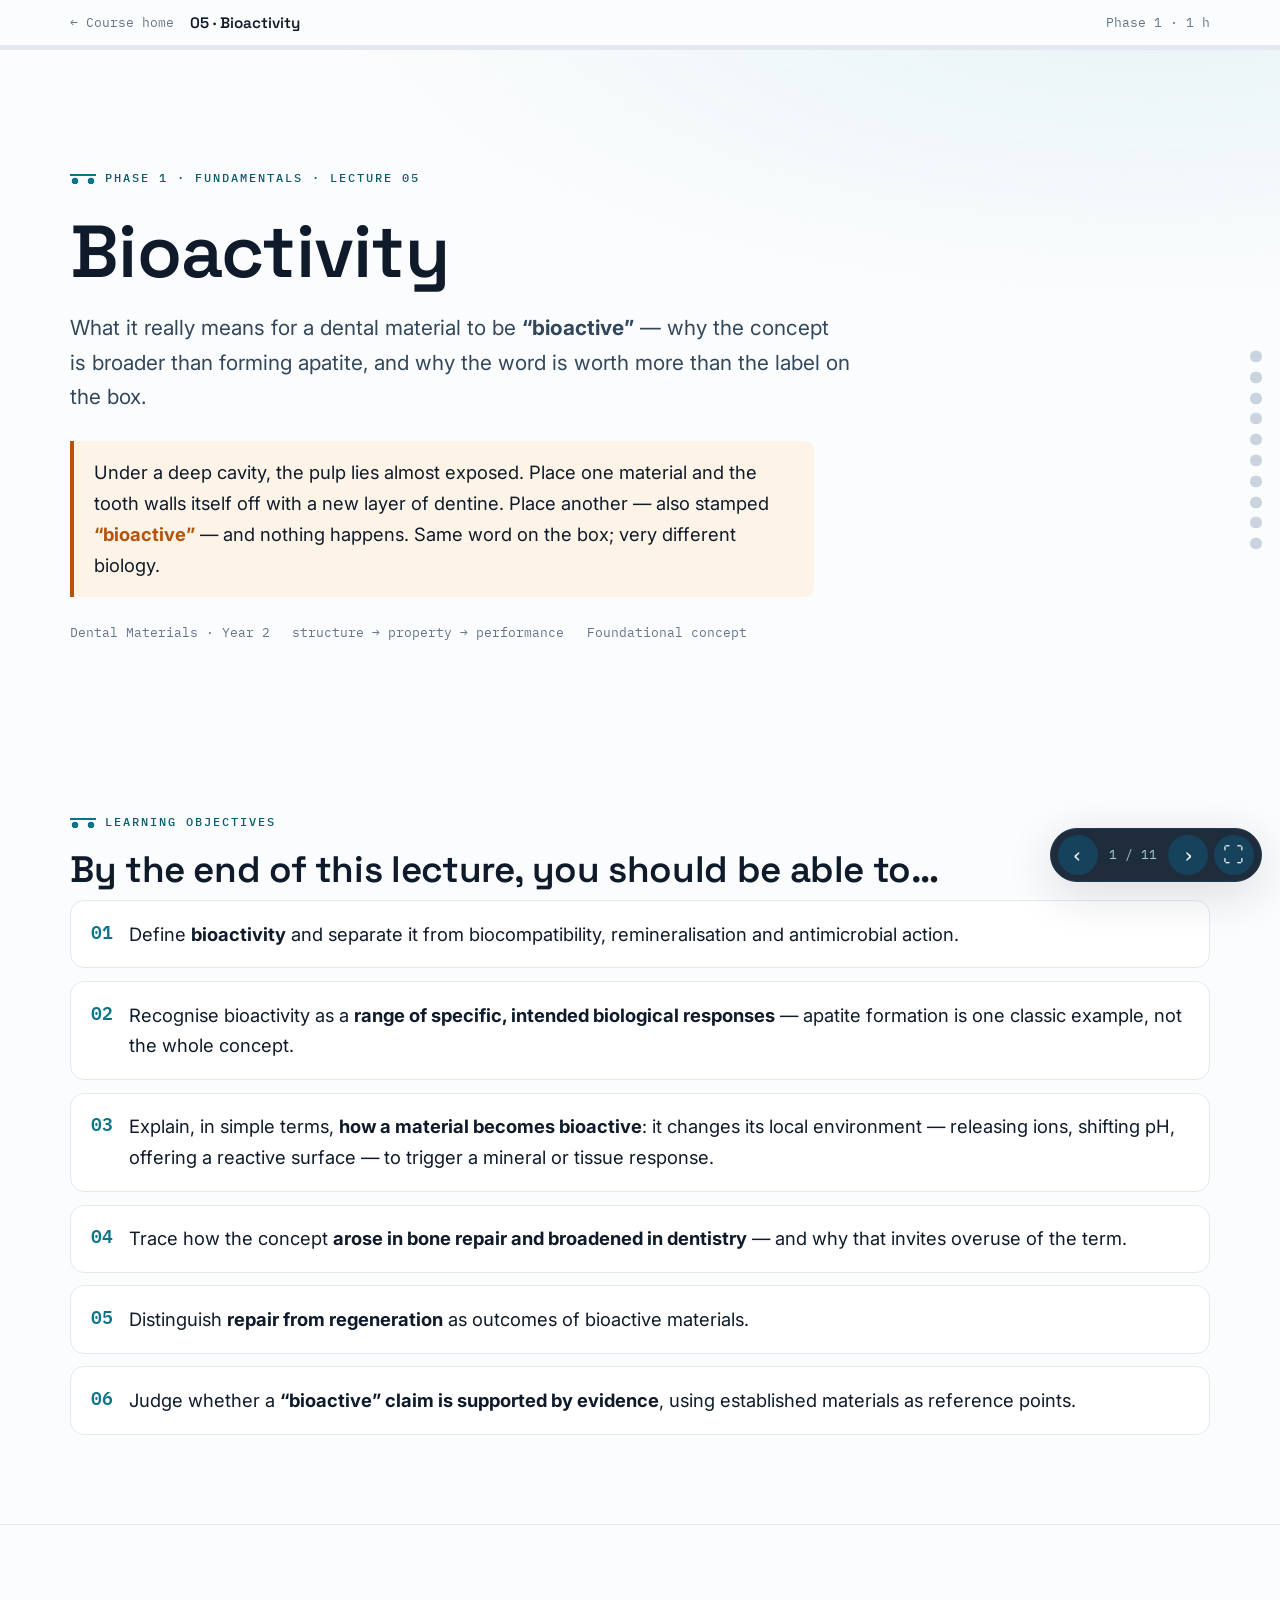
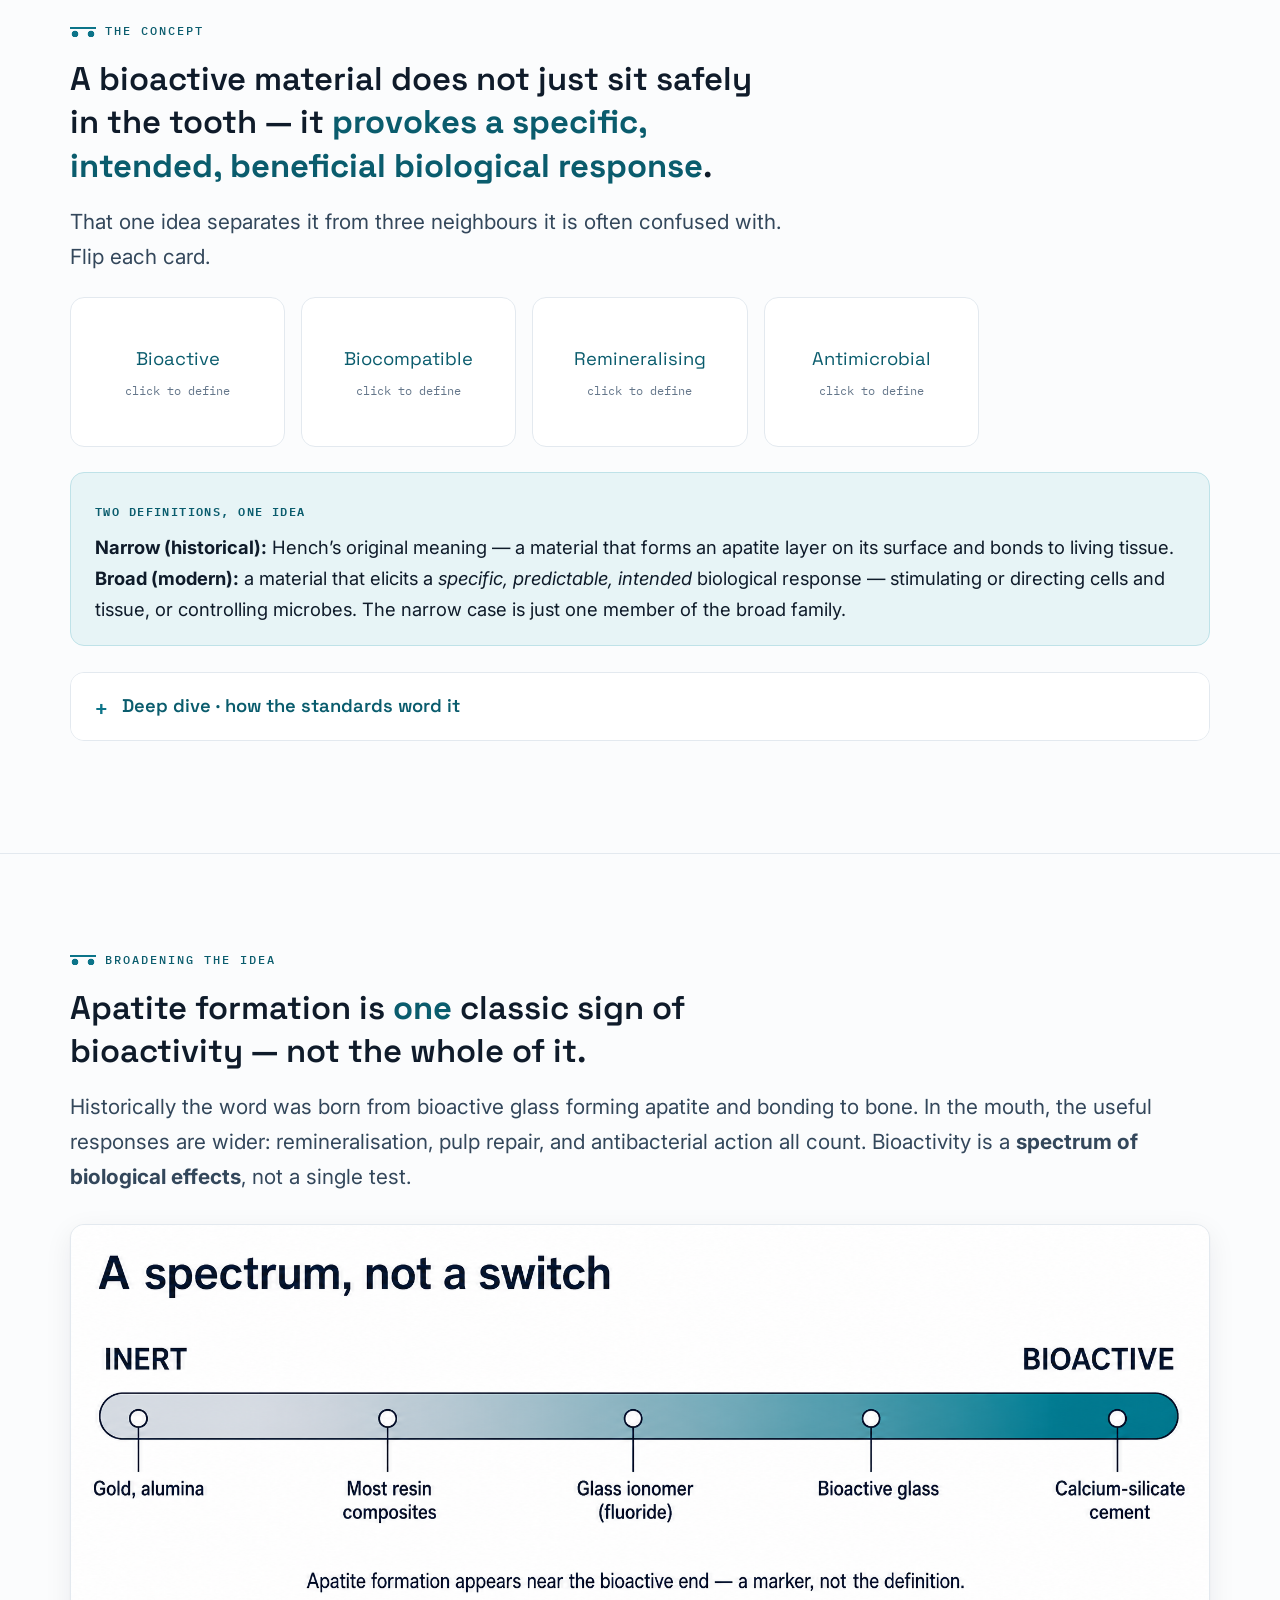
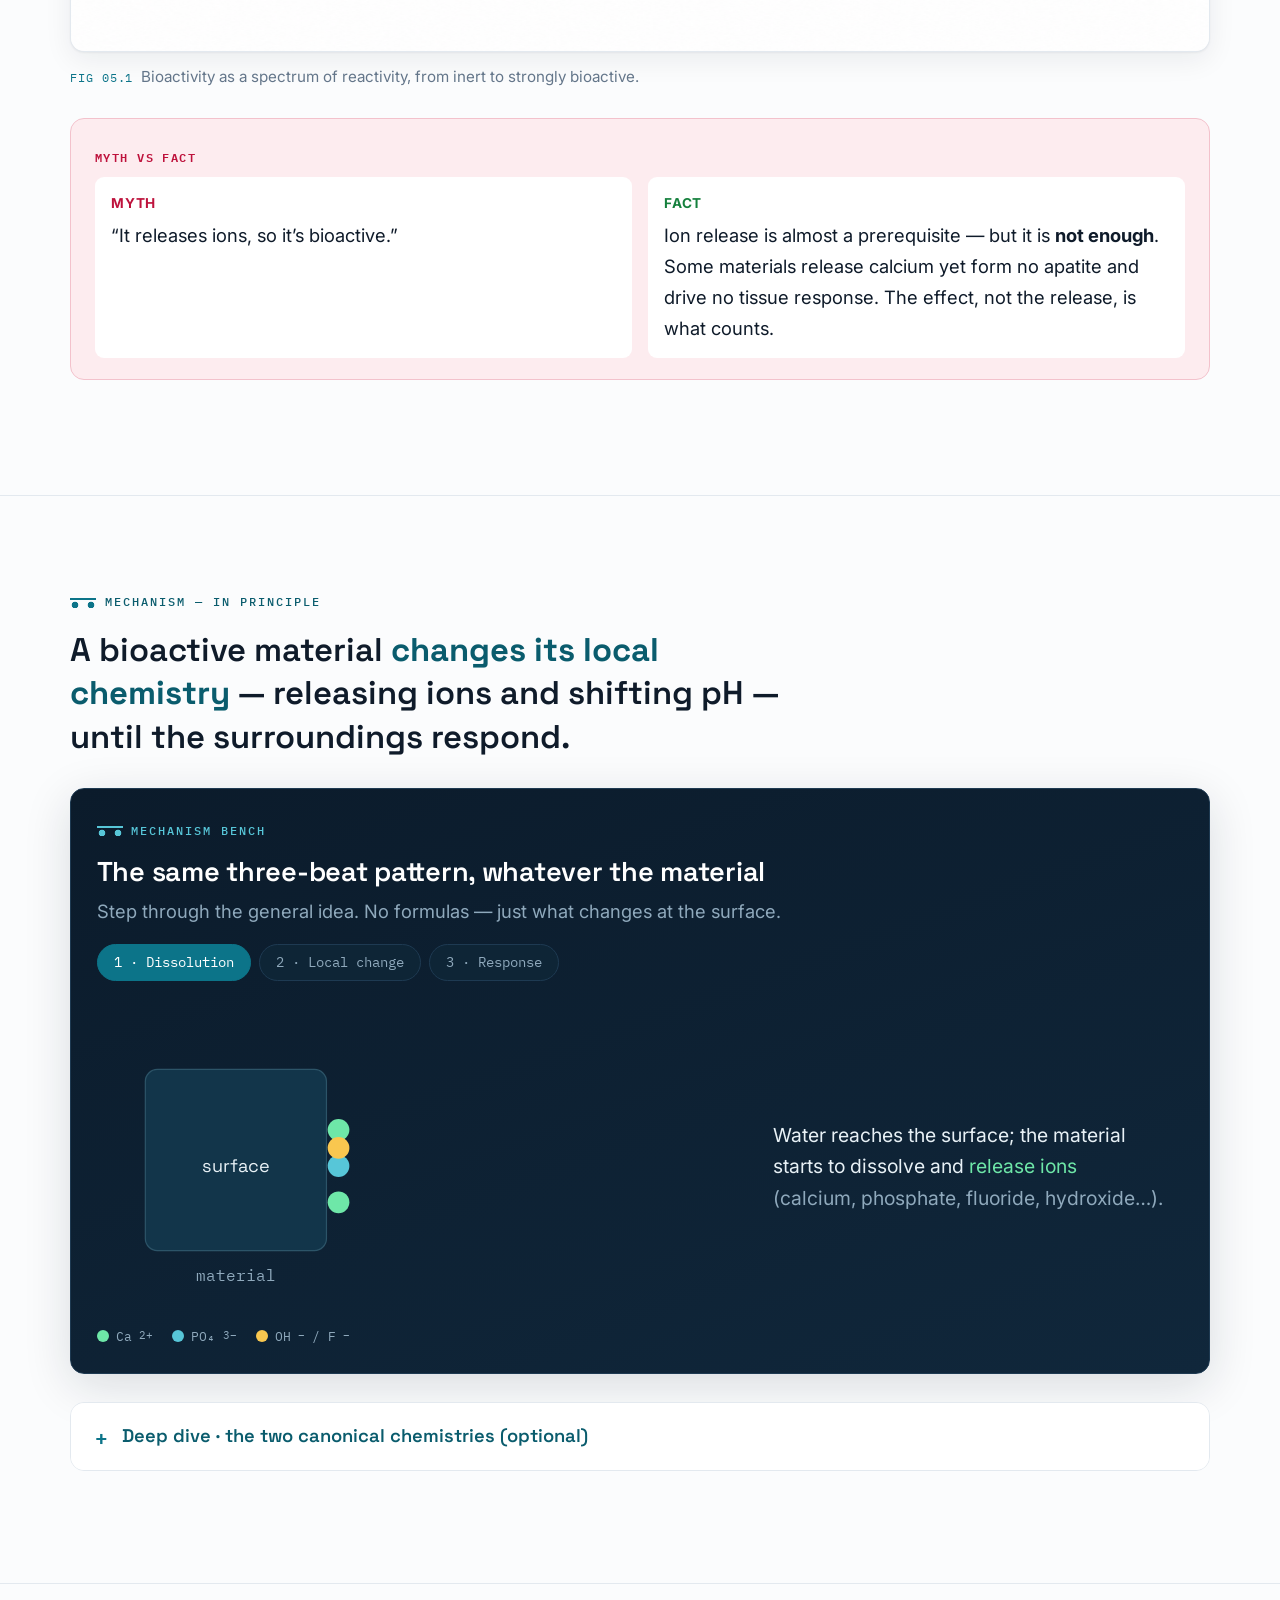
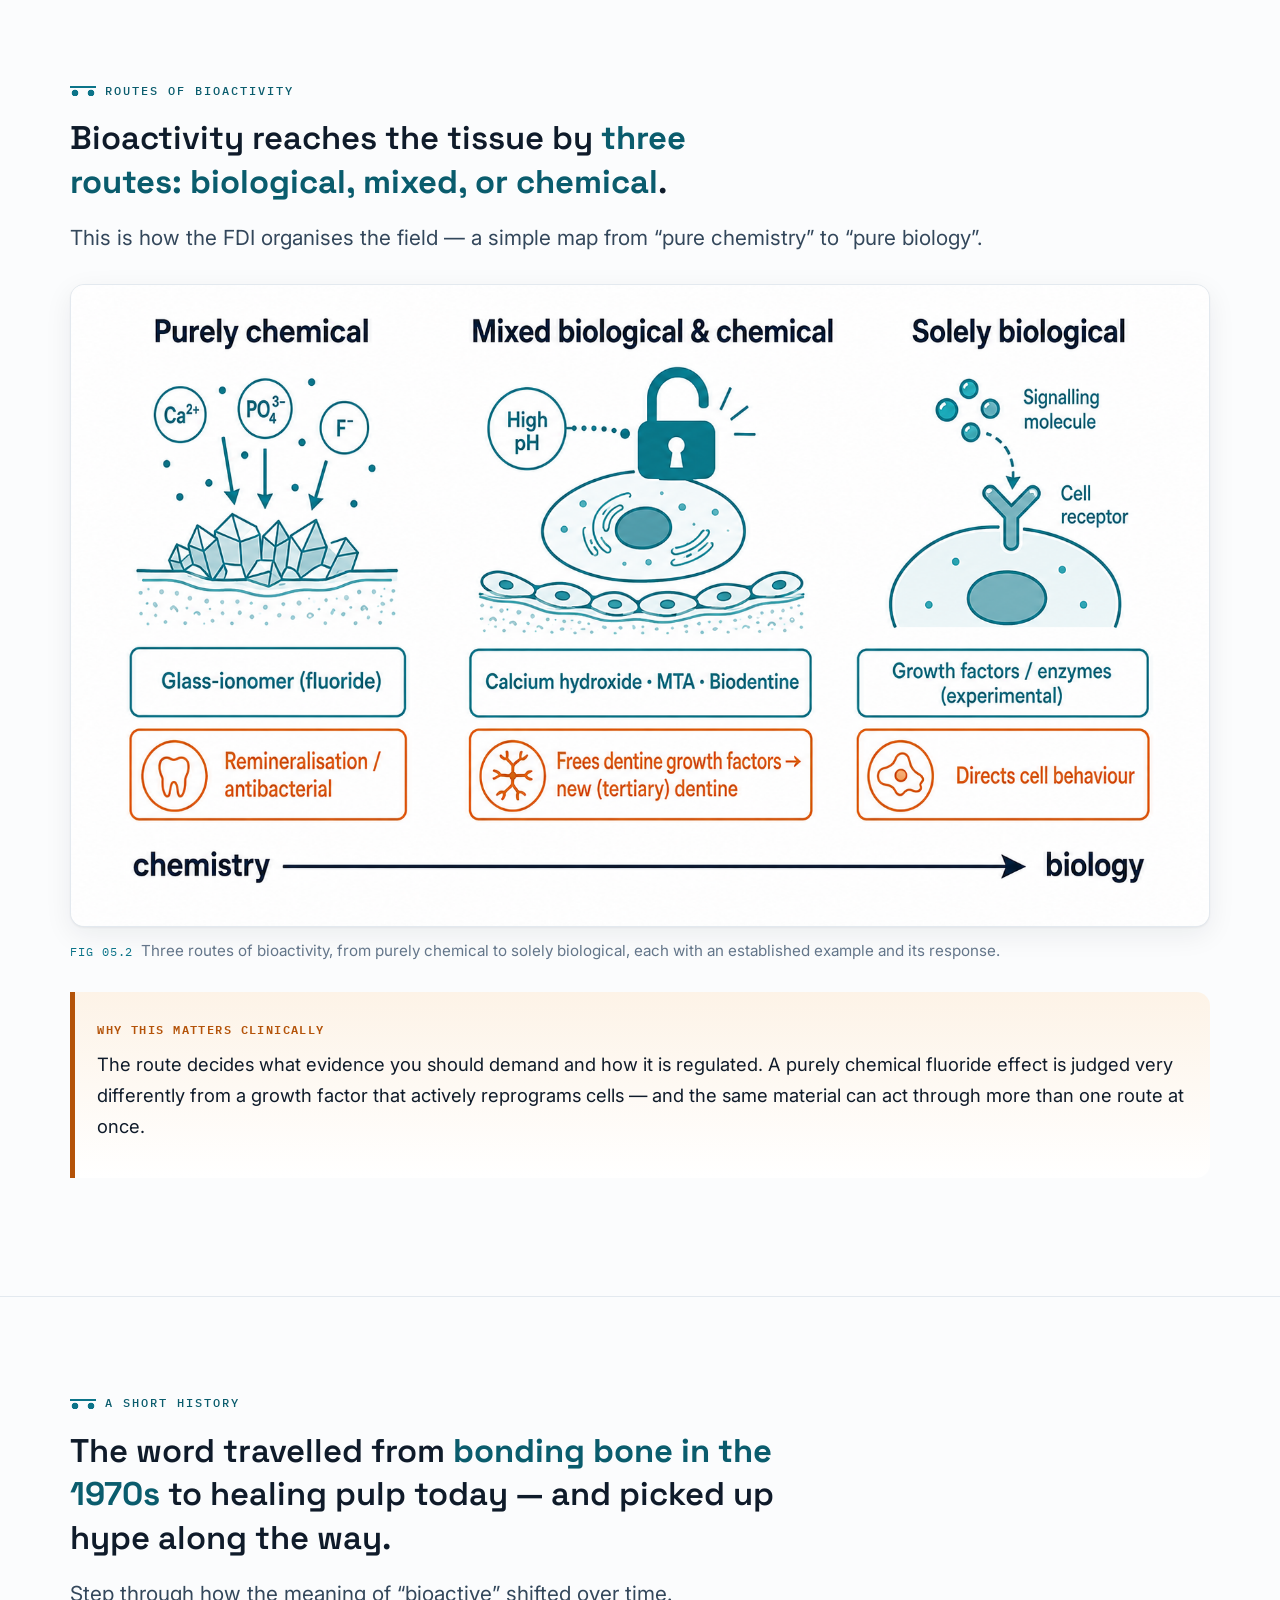
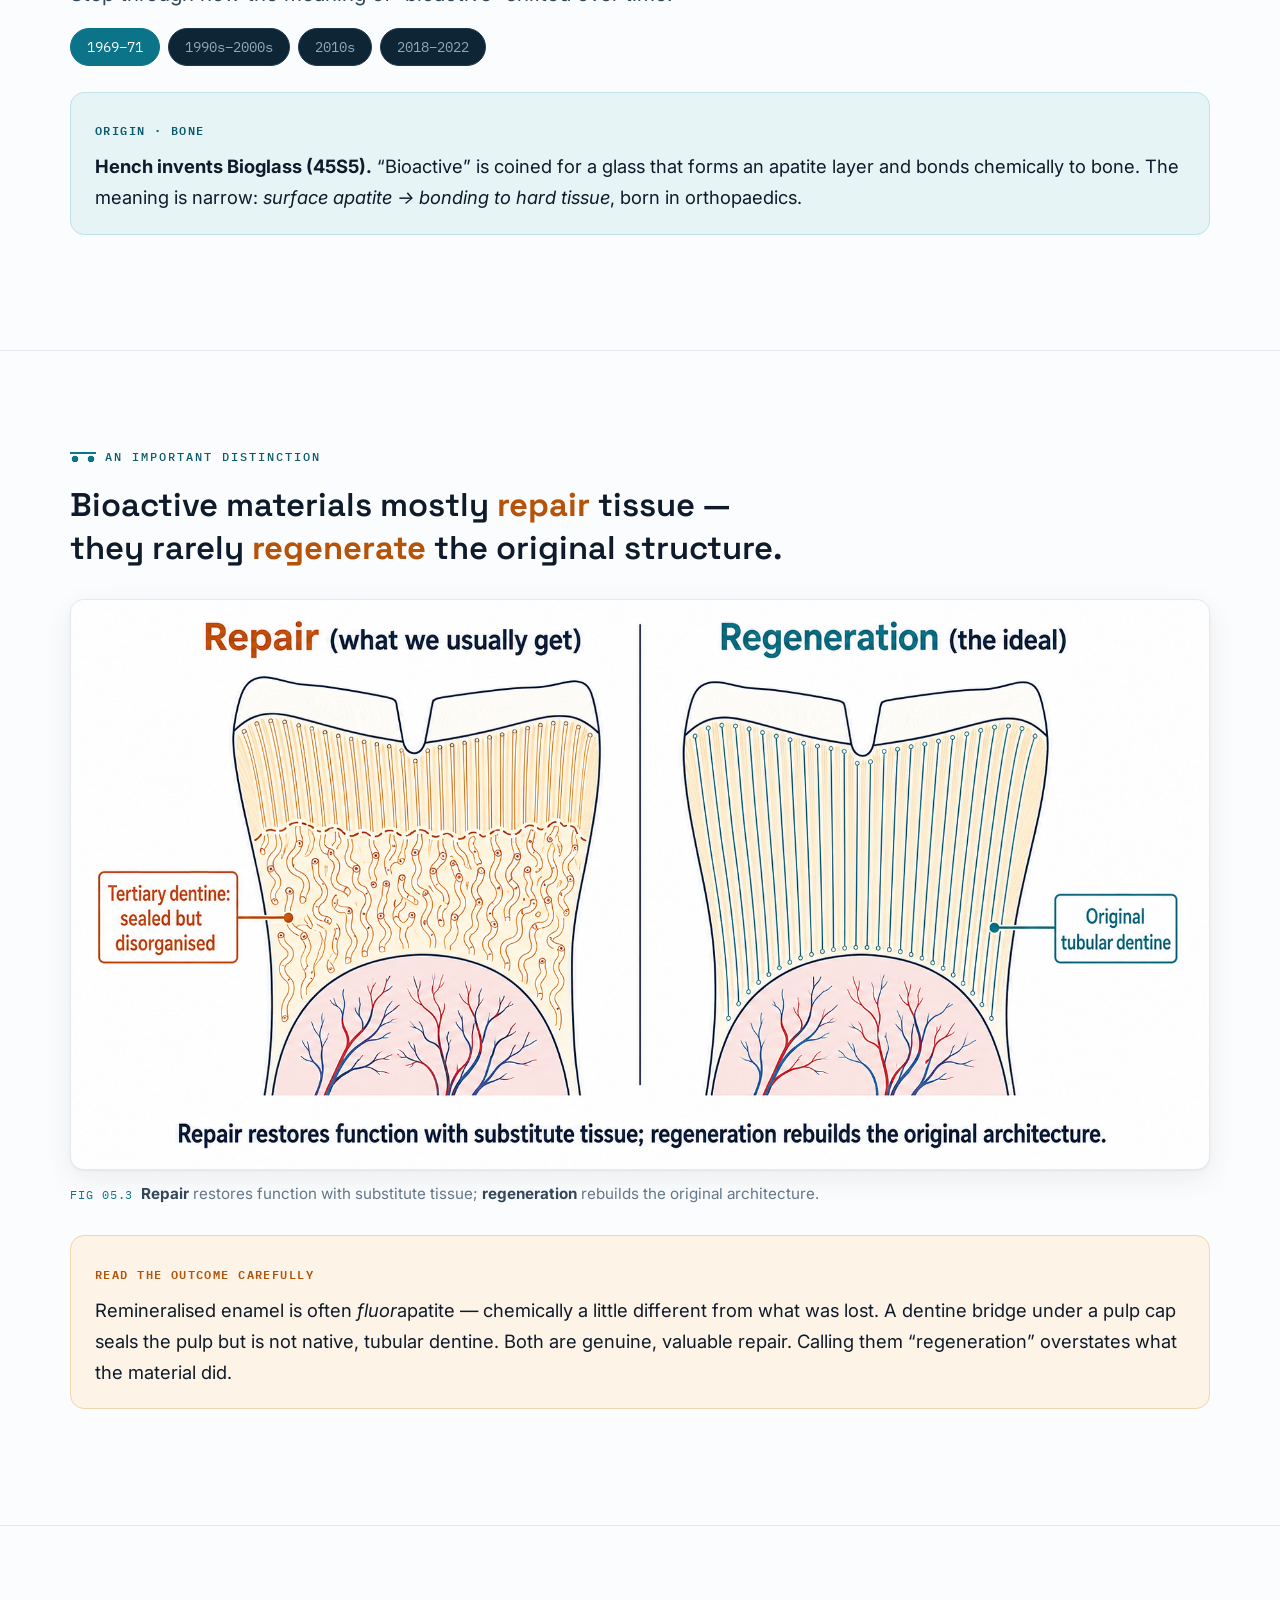
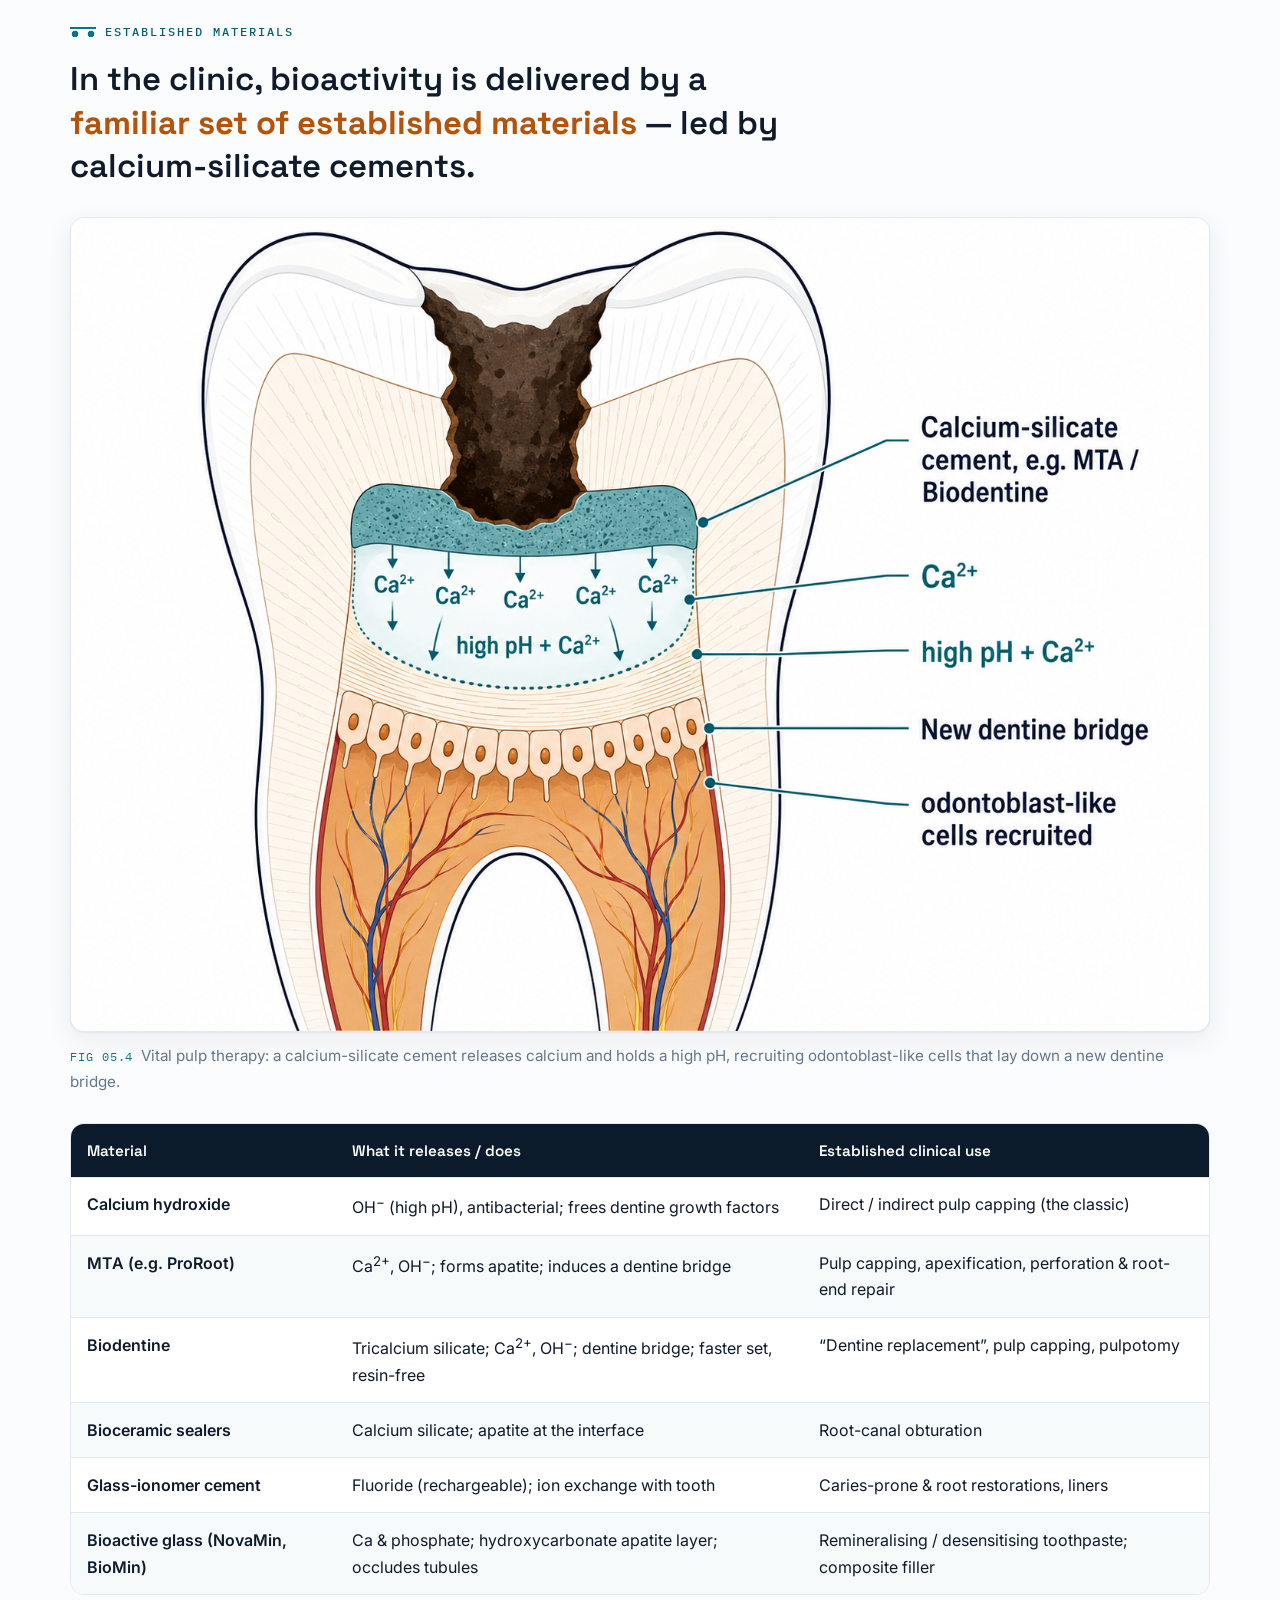
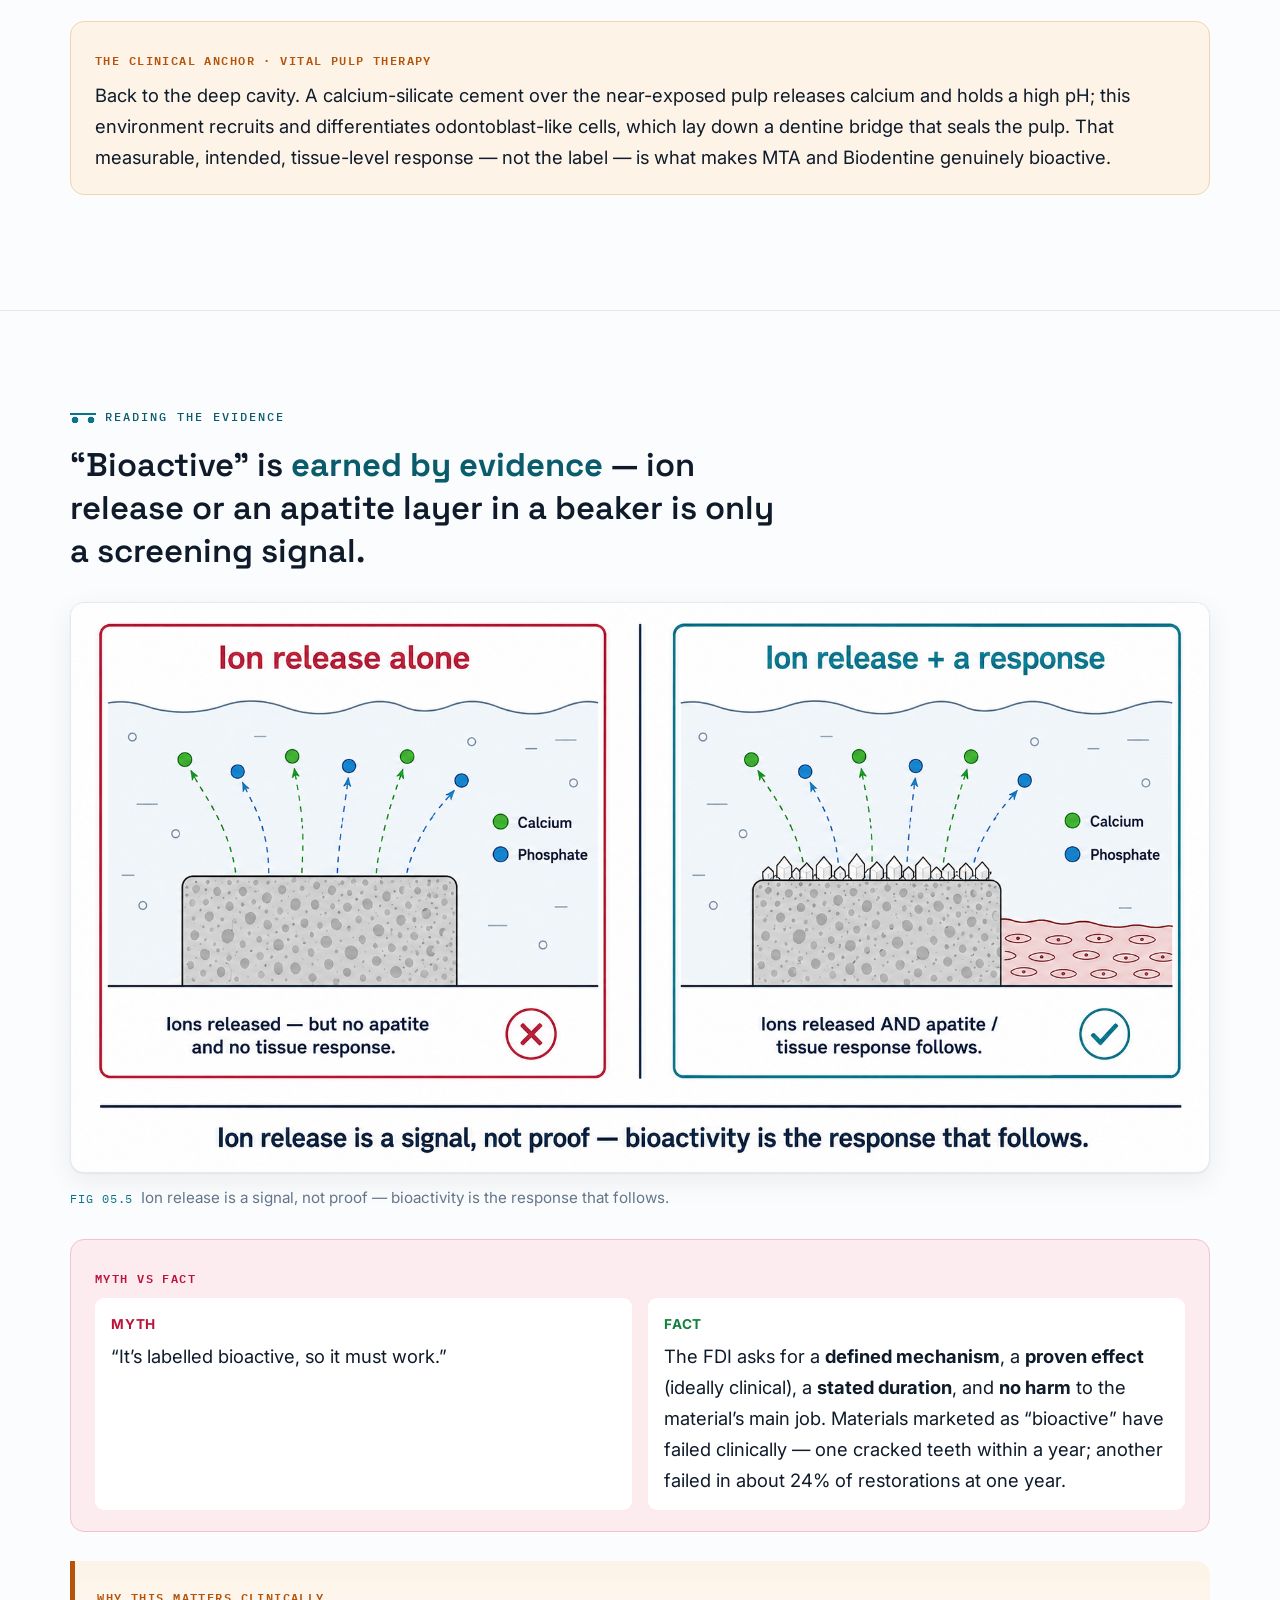
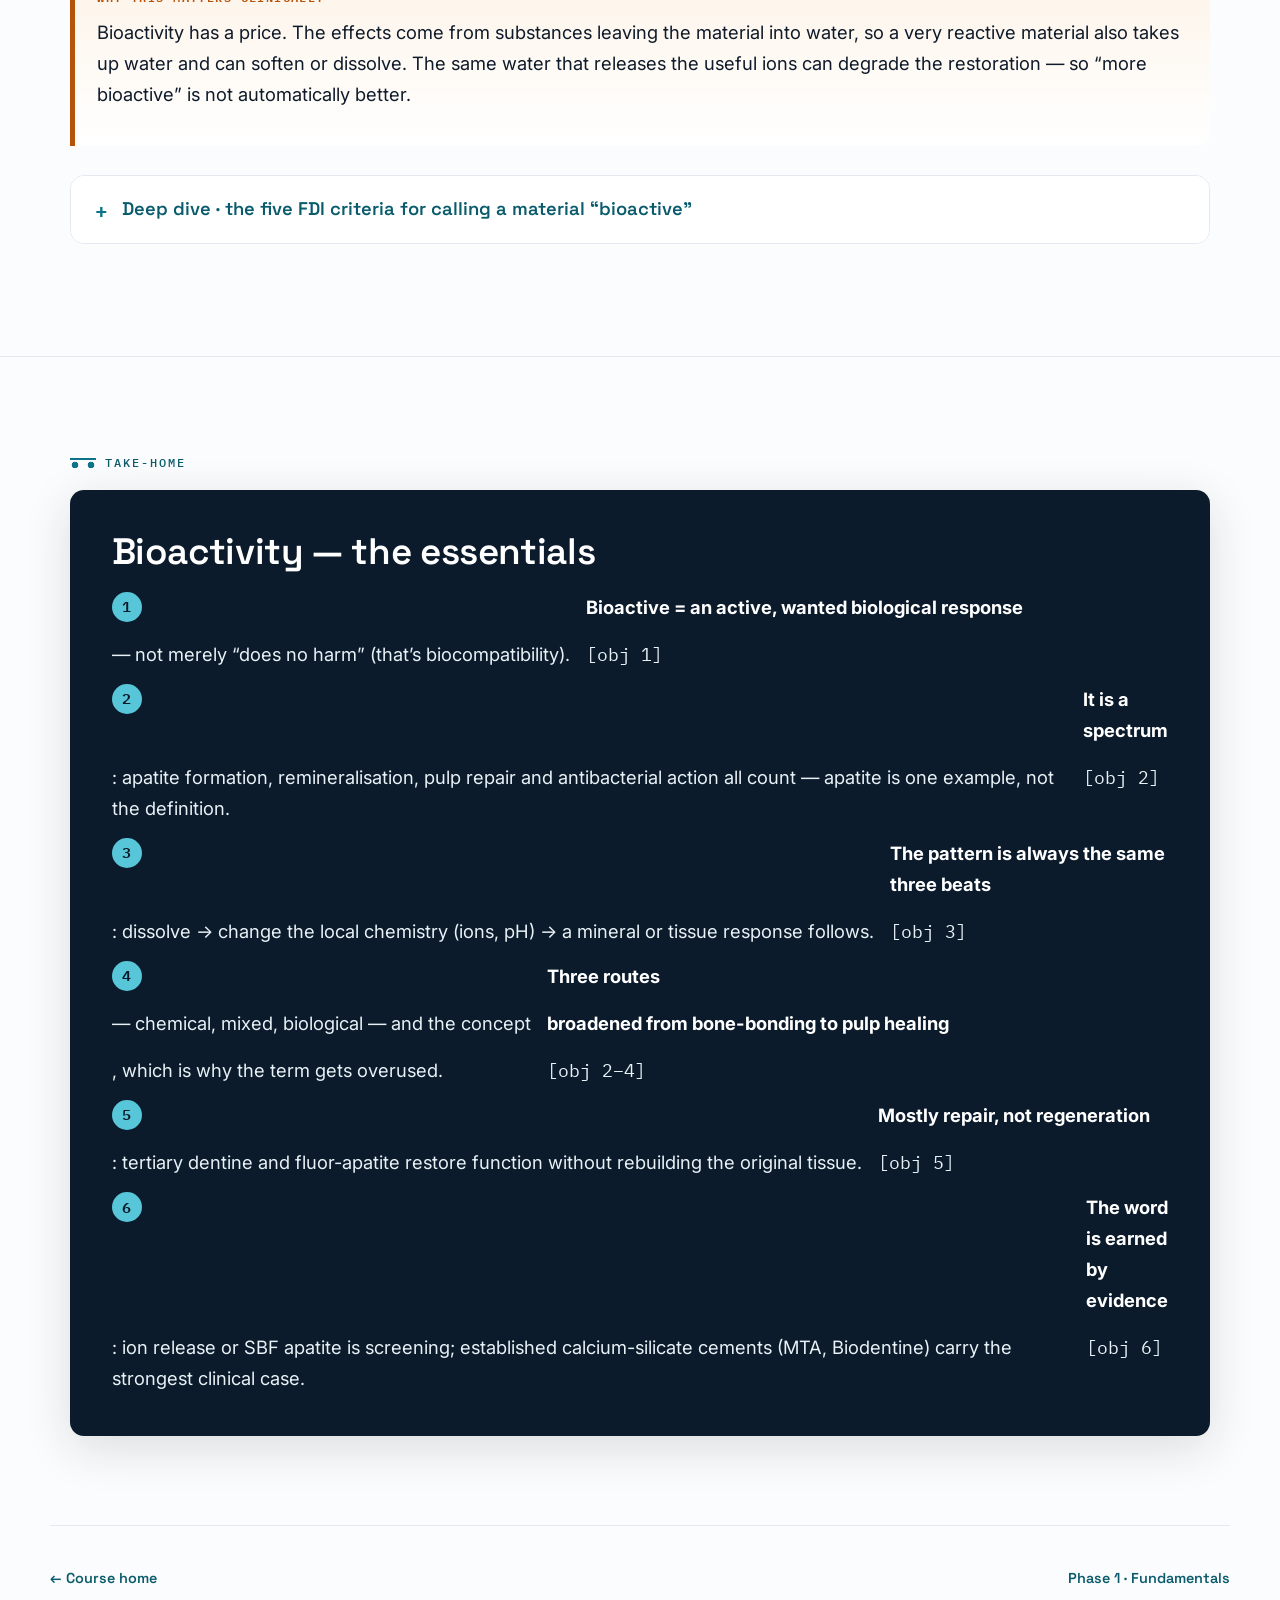
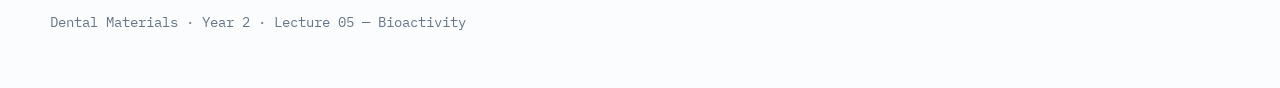
<file: lectures/05-bioactivity/index.html>
<!DOCTYPE html>
<html lang="en">
<head>
  <meta charset="UTF-8">
  <meta name="viewport" content="width=device-width, initial-scale=1.0">
  <title>05 · Bioactivity — Dental Materials</title>
  <link rel="preconnect" href="https://fonts.googleapis.com">
  <link rel="preconnect" href="https://fonts.gstatic.com" crossorigin>
  <link href="https://fonts.googleapis.com/css2?family=Space+Grotesk:wght@400;500;600;700&family=Inter:wght@400;500;600&family=IBM+Plex+Mono:wght@400;500;600&display=swap" rel="stylesheet">
  <link rel="stylesheet" href="../../assets/css/lecture.css">

  <!-- CSS específico desta aula: SÓ a animação da "bancada" (classes prefixadas .ba-).
       O design system continua todo em assets/css/lecture.css. -->
  <style id="ba-anim">
    .ba-svg { width: 100%; height: auto; display: block; }
    .ba-legend { display: flex; gap: 1.2rem; flex-wrap: wrap; font-family: var(--font-mono);
      font-size: .8rem; color: var(--c-muted); margin-top: .9rem; }
    .ba-legend span { display: inline-flex; align-items: center; gap: .45rem; }
    .ba-key { width: 12px; height: 12px; border-radius: 50%; display: inline-block; }
    .panel .ba-legend { color: var(--c-dark-muted); }
    @keyframes ba-drift { 0% { transform: translate(0,0); opacity: 0; }
      15% { opacity: 1; } 100% { transform: translate(var(--dx,34px), var(--dy,-26px)); opacity: 0; } }
    .ba-ion { animation: ba-drift 2.8s ease-in infinite; }
    @keyframes ba-grow { 0% { opacity: 0; transform: scale(.35); } 100% { opacity: 1; transform: scale(1); } }
    .ba-cryst { transform-box: fill-box; transform-origin: center; animation: ba-grow 1.1s ease-out both; }
    @media (prefers-reduced-motion: reduce) {
      .ba-ion, .ba-cryst { animation: none !important; opacity: 1 !important; }
    }
  </style>
</head>
<body>

  <!-- ===== barra fixa + progresso ===== -->
  <div class="topbar"><div class="topbar__row">
    <a class="topbar__home" href="../../index.html">← Course home</a>
    <span class="topbar__title">05 · Bioactivity</span>
    <span class="topbar__home mono">Phase 1 · 1 h</span>
  </div><div class="progress"><div class="progress__bar"></div></div></div>

  <!-- ===== índice lateral (um ponto por seção) ===== -->
  <nav class="secnav">
    <a href="#objectives"><span>Objectives</span></a>
    <a href="#meaning"><span>What it means</span></a>
    <a href="#beyond-apatite"><span>Beyond apatite</span></a>
    <a href="#how"><span>How it arises</span></a>
    <a href="#mechanisms"><span>Three routes</span></a>
    <a href="#evolution"><span>Evolution</span></a>
    <a href="#repair-regen"><span>Repair vs regeneration</span></a>
    <a href="#clinical"><span>Clinical materials</span></a>
    <a href="#claims"><span>Evaluating claims</span></a>
    <a href="#summary"><span>Summary</span></a>
  </nav>

  <!-- ===== HERO ===== -->
  <header class="hero" id="hero">
    <div class="l-wide">
      <p class="eyebrow hero__eyebrow">Phase 1 · Fundamentals · Lecture 05</p>
      <h1>Bioactivity</h1>
      <p class="hero__frame">What it really means for a dental material to be <b>&ldquo;bioactive&rdquo;</b> &mdash;
        why the concept is broader than forming apatite, and why the word is worth more than the label on the box.</p>
      <div class="hero__hook">
        Under a deep cavity, the pulp lies almost exposed. Place one material and the tooth walls itself off
        with a new layer of dentine. Place another &mdash; also stamped <b>&ldquo;bioactive&rdquo;</b> &mdash;
        and nothing happens. Same word on the box; very different biology.
      </div>
      <div class="hero__meta">
        <span>Dental Materials &middot; Year 2</span>
        <span>structure &rarr; property &rarr; performance</span>
        <span>Foundational concept</span>
      </div>
    </div>
  </header>

  <!-- ===== 1. OBJECTIVES ===== -->
  <section class="section" id="objectives">
    <div class="l-wide">
      <p class="eyebrow">Learning objectives</p>
      <h2>By the end of this lecture, you should be able to&hellip;</h2>
      <div class="objectives">
        <div class="obj"><p>Define <b>bioactivity</b> and separate it from biocompatibility, remineralisation and antimicrobial action.</p></div>
        <div class="obj"><p>Recognise bioactivity as a <b>range of specific, intended biological responses</b> &mdash; apatite formation is one classic example, not the whole concept.</p></div>
        <div class="obj"><p>Explain, in simple terms, <b>how a material becomes bioactive</b>: it changes its local environment &mdash; releasing ions, shifting pH, offering a reactive surface &mdash; to trigger a mineral or tissue response.</p></div>
        <div class="obj"><p>Trace how the concept <b>arose in bone repair and broadened in dentistry</b> &mdash; and why that invites overuse of the term.</p></div>
        <div class="obj"><p>Distinguish <b>repair from regeneration</b> as outcomes of bioactive materials.</p></div>
        <div class="obj"><p>Judge whether a <b>&ldquo;bioactive&rdquo; claim is supported by evidence</b>, using established materials as reference points.</p></div>
      </div>
    </div>
  </section>

  <!-- ===== 2. WHAT BIOACTIVITY MEANS ===== -->
  <section class="section section--slide" id="meaning">
    <div class="l-wide">
      <p class="eyebrow">The concept</p>
      <p class="statement">A bioactive material does not just sit safely in the tooth &mdash; it
        <b>provokes a specific, intended, beneficial biological response</b>.</p>
      <p class="substatement">That one idea separates it from three neighbours it is often confused with. Flip each card.</p>

      <div class="flips">
        <button class="flip" aria-label="Flip: Bioactive">
          <div class="flip__inner">
            <div class="flip__face flip__front"><div><span class="term">Bioactive</span><div class="hint">click to define</div></div></div>
            <div class="flip__face flip__back">Actively drives a specific, wanted tissue response &mdash; e.g. mineral formation, pulp repair, or controlling microbes.</div>
          </div>
        </button>
        <button class="flip" aria-label="Flip: Biocompatible">
          <div class="flip__inner">
            <div class="flip__face flip__front"><div><span class="term">Biocompatible</span><div class="hint">click to define</div></div></div>
            <div class="flip__face flip__back">Does no harm &mdash; safe and tolerated. A material can be perfectly biocompatible and completely inert.</div>
          </div>
        </button>
        <button class="flip" aria-label="Flip: Remineralising">
          <div class="flip__inner">
            <div class="flip__face flip__front"><div><span class="term">Remineralising</span><div class="hint">click to define</div></div></div>
            <div class="flip__face flip__back">One <i>outcome</i> of bioactivity: rebuilding lost mineral in enamel or dentine (e.g. via fluoride, calcium and phosphate).</div>
          </div>
        </button>
        <button class="flip" aria-label="Flip: Antimicrobial">
          <div class="flip__inner">
            <div class="flip__face flip__front"><div><span class="term">Antimicrobial</span><div class="hint">click to define</div></div></div>
            <div class="flip__face flip__back">Another possible bioactive effect: controlling bacteria &mdash; through high pH, ion release or an active filler.</div>
          </div>
        </button>
      </div>

      <div class="box box--mech">
        <div class="box__tag">Two definitions, one idea</div>
        <p><b>Narrow (historical):</b> Hench&rsquo;s original meaning &mdash; a material that forms an apatite layer on its surface and bonds to living tissue.
        <b>Broad (modern):</b> a material that elicits a <i>specific, predictable, intended</i> biological response &mdash; stimulating or directing cells and tissue, or controlling microbes. The narrow case is just one member of the broad family.</p>
      </div>

      <details class="reveal">
        <summary>Deep dive &middot; how the standards word it</summary>
        <div class="reveal__body">
          <p>ISO standards tie bioactivity mostly to <i>implants</i>: a property that elicits a specific biological response at the material&ndash;tissue interface, forming a bond (ISO 23317 tests apatite-forming ability in simulated body fluid). Biomaterials bodies phrase it more broadly &mdash; materials &ldquo;designed to stimulate and/or direct appropriate cellular and tissue responses, or control interactions with microbiological species.&rdquo; Dentistry sits between the two, which is exactly why the term needs care.</p>
        </div>
      </details>
    </div>
  </section>

  <!-- ===== 3. MORE THAN APATITE ===== -->
  <section class="section" id="beyond-apatite">
    <div class="l-wide">
      <p class="eyebrow">Broadening the idea</p>
      <p class="statement">Apatite formation is <b>one</b> classic sign of bioactivity &mdash; not the whole of it.</p>
      <p class="lead">Historically the word was born from bioactive glass forming apatite and bonding to bone. In the mouth, the useful responses are wider: remineralisation, pulp repair, and antibacterial action all count. Bioactivity is a <b>spectrum of biological effects</b>, not a single test.</p>

      <figure class="figure">
        <img src="assets/spectrum-inert-to-bioactive.png" alt="Spectrum from inert to bioactive, with example materials from gold and alumina to calcium-silicate cement">
        <figcaption><span class="fig-tag">FIG 05.1</span> &nbsp;Bioactivity as a spectrum of reactivity, from inert to strongly bioactive.</figcaption>
      </figure>

      <div class="box box--myth">
        <div class="box__tag">Myth vs fact</div>
        <div class="mf">
          <div class="myth"><div class="m-title">Myth</div>&ldquo;It releases ions, so it&rsquo;s bioactive.&rdquo;</div>
          <div class="fact"><div class="m-title">Fact</div>Ion release is almost a prerequisite &mdash; but it is <b>not enough</b>. Some materials release calcium yet form no apatite and drive no tissue response. The effect, not the release, is what counts.</div>
        </div>
      </div>
    </div>
  </section>

  <!-- ===== 4. HOW BIOACTIVITY ARISES (dark bench + stepper) ===== -->
  <section class="section" id="how">
    <div class="l-wide">
      <p class="eyebrow">Mechanism &mdash; in principle</p>
      <p class="statement">A bioactive material <b>changes its local chemistry</b> &mdash; releasing ions and shifting pH &mdash; until the surroundings respond.</p>

      <div class="panel">
        <p class="eyebrow">Mechanism bench</p>
        <h3>The same three-beat pattern, whatever the material</h3>
        <p>Step through the general idea. No formulas &mdash; just what changes at the surface.</p>

        <div class="stepper" data-stepper="how">
          <button data-step="1">1 &middot; Dissolution</button>
          <button data-step="2">2 &middot; Local change</button>
          <button data-step="3">3 &middot; Response</button>
        </div>

        <div data-step-panel="how" data-step="1">
          <svg class="ba-svg" viewBox="0 0 900 260" role="img" aria-label="Step 1: the material dissolves and releases ions">
            <rect x="40" y="60" width="150" height="150" rx="10" fill="#12354A" stroke="#2C5468"/>
            <text x="115" y="235" text-anchor="middle" font-family="IBM Plex Mono, monospace" font-size="13" fill="#8FA9BC">material</text>
            <text x="115" y="145" text-anchor="middle" font-family="Space Grotesk, sans-serif" font-size="15" fill="#E8F1F6">surface</text>
            <g>
              <circle class="ba-ion" style="--dx:60px;--dy:-34px;animation-delay:0s"   cx="200" cy="110" r="9" fill="#6EE7A8"/>
              <circle class="ba-ion" style="--dx:80px;--dy:10px;animation-delay:.5s"   cx="200" cy="140" r="9" fill="#57C6D8"/>
              <circle class="ba-ion" style="--dx:70px;--dy:-10px;animation-delay:1s"   cx="200" cy="170" r="9" fill="#6EE7A8"/>
              <circle class="ba-ion" style="--dx:95px;--dy:-30px;animation-delay:1.6s" cx="200" cy="125" r="9" fill="#F9C74F"/>
            </g>
            <text x="560" y="120" font-family="Inter, sans-serif" font-size="16" fill="#E8F1F6">Water reaches the surface; the material</text>
            <text x="560" y="146" font-family="Inter, sans-serif" font-size="16" fill="#E8F1F6">starts to dissolve and <tspan fill="#6EE7A8">release ions</tspan></text>
            <text x="560" y="172" font-family="Inter, sans-serif" font-size="16" fill="#8FA9BC">(calcium, phosphate, fluoride, hydroxide&hellip;).</text>
          </svg>
          <div class="ba-legend">
            <span><i class="ba-key" style="background:#6EE7A8"></i>Ca<sup>2+</sup></span>
            <span><i class="ba-key" style="background:#57C6D8"></i>PO&#8324;<sup>3&minus;</sup></span>
            <span><i class="ba-key" style="background:#F9C74F"></i>OH<sup>&minus;</sup> / F<sup>&minus;</sup></span>
          </div>
        </div>

        <div data-step-panel="how" data-step="2">
          <svg class="ba-svg" viewBox="0 0 900 260" role="img" aria-label="Step 2: local pH rises and fluid becomes supersaturated">
            <rect x="40" y="60" width="150" height="150" rx="10" fill="#12354A" stroke="#2C5468"/>
            <text x="115" y="145" text-anchor="middle" font-family="Space Grotesk, sans-serif" font-size="15" fill="#E8F1F6">surface</text>
            <g opacity="0.9">
              <circle class="ba-ion" style="--dx:70px;--dy:-20px;animation-delay:0s" cx="200" cy="120" r="8" fill="#6EE7A8"/>
              <circle class="ba-ion" style="--dx:80px;--dy:14px;animation-delay:.8s" cx="200" cy="155" r="8" fill="#57C6D8"/>
            </g>
            <rect x="360" y="80" width="30" height="120" rx="8" fill="#0E2536" stroke="#1E3A52"/>
            <rect x="360" y="120" width="30" height="80" rx="8" fill="#F9C74F"/>
            <text x="410" y="96" font-family="IBM Plex Mono, monospace" font-size="13" fill="#F9A8B8">pH high</text>
            <text x="410" y="205" font-family="IBM Plex Mono, monospace" font-size="13" fill="#8FA9BC">neutral</text>
            <text x="560" y="120" font-family="Inter, sans-serif" font-size="16" fill="#E8F1F6">The nearby fluid changes: <tspan fill="#F9C74F">local pH rises</tspan></text>
            <text x="560" y="146" font-family="Inter, sans-serif" font-size="16" fill="#E8F1F6">and it becomes <tspan fill="#57C6D8">supersaturated</tspan> with mineral</text>
            <text x="560" y="172" font-family="Inter, sans-serif" font-size="16" fill="#8FA9BC">ions &mdash; the conditions a response needs.</text>
          </svg>
        </div>

        <div data-step-panel="how" data-step="3">
          <svg class="ba-svg" viewBox="0 0 900 260" role="img" aria-label="Step 3: a mineral or tissue response forms">
            <rect x="40" y="60" width="150" height="150" rx="10" fill="#12354A" stroke="#2C5468"/>
            <text x="115" y="145" text-anchor="middle" font-family="Space Grotesk, sans-serif" font-size="15" fill="#E8F1F6">surface</text>
            <g fill="#EAF4F8" stroke="#57C6D8">
              <rect class="ba-cryst" style="animation-delay:0s"   x="196" y="96"  width="16" height="30" rx="3"/>
              <rect class="ba-cryst" style="animation-delay:.25s" x="214" y="120" width="16" height="30" rx="3"/>
              <rect class="ba-cryst" style="animation-delay:.5s"  x="196" y="150" width="16" height="30" rx="3"/>
              <rect class="ba-cryst" style="animation-delay:.75s" x="214" y="170" width="16" height="26" rx="3"/>
            </g>
            <text x="560" y="112" font-family="Inter, sans-serif" font-size="16" fill="#E8F1F6">A <tspan fill="#EAF4F8" font-weight="600">response</tspan> follows: an apatite layer</text>
            <text x="560" y="138" font-family="Inter, sans-serif" font-size="16" fill="#E8F1F6">precipitates, or nearby cells are activated</text>
            <text x="560" y="164" font-family="Inter, sans-serif" font-size="16" fill="#8FA9BC">to lay down new mineralised tissue.</text>
            <text x="560" y="200" font-family="Inter, sans-serif" font-size="14" fill="#F9A8B8" font-style="italic">This step &mdash; the response &mdash; is what &ldquo;bioactive&rdquo; actually names.</text>
          </svg>
        </div>
      </div>

      <details class="reveal">
        <summary>Deep dive &middot; the two canonical chemistries (optional)</summary>
        <div class="reveal__body">
          <p><b>Bioactive glass</b> is a low-silica glass built to react: in water it exchanges ions and raises pH, a silica-rich gel forms at the surface, and calcium and phosphate then crystallise on it as a hydroxycarbonate apatite layer.</p>
          <p><b>Calcium-silicate cements</b> (MTA, Biodentine) set by reacting with water; that reaction releases calcium hydroxide, giving a high pH and a supply of calcium &mdash; which drives apatite formation and, in the tooth, a dentine-repair response. The detailed reactions are beyond this lecture; the three-beat pattern above is the point.</p>
        </div>
      </details>
    </div>
  </section>

  <!-- ===== 5. THREE ROUTES ===== -->
  <section class="section" id="mechanisms">
    <div class="l-wide">
      <p class="eyebrow">Routes of bioactivity</p>
      <p class="statement">Bioactivity reaches the tissue by <b>three routes: biological, mixed, or chemical</b>.</p>
      <p class="lead">This is how the FDI organises the field &mdash; a simple map from &ldquo;pure chemistry&rdquo; to &ldquo;pure biology&rdquo;.</p>

      <figure class="figure">
        <img src="assets/three-routes-bioactivity.png" alt="Three routes of bioactivity: purely chemical (glass-ionomer), mixed biological and chemical (calcium hydroxide, MTA, Biodentine), and solely biological (growth factors)">
        <figcaption><span class="fig-tag">FIG 05.2</span> &nbsp;Three routes of bioactivity, from purely chemical to solely biological, each with an established example and its response.</figcaption>
      </figure>

      <div class="matters">
        <div class="box__tag">Why this matters clinically</div>
        <p>The route decides what evidence you should demand and how it is regulated. A purely chemical fluoride effect is judged very differently from a growth factor that actively reprograms cells &mdash; and the same material can act through more than one route at once.</p>
      </div>
    </div>
  </section>

  <!-- ===== 6. EVOLUTION (timeline stepper) ===== -->
  <section class="section" id="evolution">
    <div class="l-wide">
      <p class="eyebrow">A short history</p>
      <p class="statement">The word travelled from <b>bonding bone in the 1970s</b> to healing pulp today &mdash; and picked up hype along the way.</p>
      <p class="substatement">Step through how the meaning of &ldquo;bioactive&rdquo; shifted over time.</p>

      <div class="stepper" data-stepper="timeline">
        <button data-step="1">1969&ndash;71</button>
        <button data-step="2">1990s&ndash;2000s</button>
        <button data-step="3">2010s</button>
        <button data-step="4">2018&ndash;2022</button>
      </div>

      <div data-step-panel="timeline" data-step="1">
        <div class="box box--mech">
          <div class="box__tag">Origin &middot; bone</div>
          <p><b>Hench invents Bioglass (45S5).</b> &ldquo;Bioactive&rdquo; is coined for a glass that forms an apatite layer and bonds chemically to bone. The meaning is narrow: <i>surface apatite &rarr; bonding to hard tissue</i>, born in orthopaedics.</p>
        </div>
      </div>
      <div data-step-panel="timeline" data-step="2">
        <div class="box box--mech">
          <div class="box__tag">Adoption &middot; dentistry</div>
          <p><b>The idea enters the mouth.</b> Calcium-silicate cements (MTA) reach endodontics; bioactive-glass toothpastes arrive (from ~2004) for sensitivity and remineralisation. The meaning broadens beyond apatite to <i>ion release, remineralisation and pulp repair</i>.</p>
        </div>
      </div>
      <div data-step-panel="timeline" data-step="3">
        <div class="box box--myth">
          <div class="box__tag">Expansion &middot; the label spreads</div>
          <p><b>&ldquo;Bioactive&rdquo; appears everywhere</b> &mdash; on composites, liners and cements &mdash; often on the strength of a single ion-release study. The term becomes a marketing asset faster than the evidence behind it.</p>
        </div>
      </div>
      <div data-step-panel="timeline" data-step="4">
        <div class="box box--clinical">
          <div class="box__tag">Clarification &middot; consensus</div>
          <p><b>The field pushes back.</b> Editorials, the 2018 Northern Lights consensus and the 2022 FDI Policy Statement demand a defined mechanism and proof of effect. The mature meaning: a <i>specific, intended, proven</i> biological response &mdash; not a slogan.</p>
        </div>
      </div>
    </div>
  </section>

  <!-- ===== 7. REPAIR vs REGENERATION ===== -->
  <section class="section" id="repair-regen">
    <div class="l-wide">
      <p class="eyebrow">An important distinction</p>
      <p class="statement statement--clinical">Bioactive materials mostly <b>repair</b> tissue &mdash; they rarely <b>regenerate</b> the original structure.</p>

      <figure class="figure">
        <img src="assets/repair-vs-regeneration.png" alt="Repair versus regeneration: disorganised tertiary dentine versus original tubular dentine">
        <figcaption><span class="fig-tag">FIG 05.3</span> &nbsp;<b>Repair</b> restores function with substitute tissue; <b>regeneration</b> rebuilds the original architecture.</figcaption>
      </figure>

      <div class="box box--clinical">
        <div class="box__tag">Read the outcome carefully</div>
        <p>Remineralised enamel is often <i>fluor</i>apatite &mdash; chemically a little different from what was lost. A dentine bridge under a pulp cap seals the pulp but is not native, tubular dentine. Both are genuine, valuable repair. Calling them &ldquo;regeneration&rdquo; overstates what the material did.</p>
      </div>
    </div>
  </section>

  <!-- ===== 8. CLINICAL MATERIALS ===== -->
  <section class="section" id="clinical">
    <div class="l-wide">
      <p class="eyebrow">Established materials</p>
      <p class="statement statement--clinical">In the clinic, bioactivity is delivered by a <b>familiar set of established materials</b> &mdash; led by calcium-silicate cements.</p>

      <figure class="figure">
        <img src="assets/pulp-capping-dentine-bridge.png" alt="Calcium-silicate cement placed over a near-exposed pulp, releasing calcium and raising pH, with odontoblast-like cells forming a new dentine bridge">
        <figcaption><span class="fig-tag">FIG 05.4</span> &nbsp;Vital pulp therapy: a calcium-silicate cement releases calcium and holds a high pH, recruiting odontoblast-like cells that lay down a new dentine bridge.</figcaption>
      </figure>

      <table class="ctable">
        <thead>
          <tr><th>Material</th><th>What it releases / does</th><th>Established clinical use</th></tr>
        </thead>
        <tbody>
          <tr><td>Calcium hydroxide</td><td>OH<sup>&minus;</sup> (high pH), antibacterial; frees dentine growth factors</td><td>Direct / indirect pulp capping (the classic)</td></tr>
          <tr><td>MTA (e.g. ProRoot)</td><td>Ca<sup>2+</sup>, OH<sup>&minus;</sup>; forms apatite; induces a dentine bridge</td><td>Pulp capping, apexification, perforation &amp; root-end repair</td></tr>
          <tr><td>Biodentine</td><td>Tricalcium silicate; Ca<sup>2+</sup>, OH<sup>&minus;</sup>; dentine bridge; faster set, resin-free</td><td>&ldquo;Dentine replacement&rdquo;, pulp capping, pulpotomy</td></tr>
          <tr><td>Bioceramic sealers</td><td>Calcium silicate; apatite at the interface</td><td>Root-canal obturation</td></tr>
          <tr><td>Glass-ionomer cement</td><td>Fluoride (rechargeable); ion exchange with tooth</td><td>Caries-prone &amp; root restorations, liners</td></tr>
          <tr><td>Bioactive glass (NovaMin, BioMin)</td><td>Ca &amp; phosphate; hydroxycarbonate apatite layer; occludes tubules</td><td>Remineralising / desensitising toothpaste; composite filler</td></tr>
        </tbody>
      </table>

      <div class="box box--clinical">
        <div class="box__tag">The clinical anchor &middot; vital pulp therapy</div>
        <p>Back to the deep cavity. A calcium-silicate cement over the near-exposed pulp releases calcium and holds a high pH; this environment recruits and differentiates odontoblast-like cells, which lay down a dentine bridge that seals the pulp. That measurable, intended, tissue-level response &mdash; not the label &mdash; is what makes MTA and Biodentine genuinely bioactive.</p>
      </div>
    </div>
  </section>

  <!-- ===== 9. EVALUATING CLAIMS ===== -->
  <section class="section" id="claims">
    <div class="l-wide">
      <p class="eyebrow">Reading the evidence</p>
      <p class="statement">&ldquo;Bioactive&rdquo; is <b>earned by evidence</b> &mdash; ion release or an apatite layer in a beaker is only a screening signal.</p>

      <figure class="figure">
        <img src="assets/ion-release-not-enough.png" alt="Two panels: ion release alone with no apatite or tissue response, versus ion release with apatite and a tissue response">
        <figcaption><span class="fig-tag">FIG 05.5</span> &nbsp;Ion release is a signal, not proof &mdash; bioactivity is the response that follows.</figcaption>
      </figure>

      <div class="box box--myth">
        <div class="box__tag">Myth vs fact</div>
        <div class="mf">
          <div class="myth"><div class="m-title">Myth</div>&ldquo;It&rsquo;s labelled bioactive, so it must work.&rdquo;</div>
          <div class="fact"><div class="m-title">Fact</div>The FDI asks for a <b>defined mechanism</b>, a <b>proven effect</b> (ideally clinical), a <b>stated duration</b>, and <b>no harm</b> to the material&rsquo;s main job. Materials marketed as &ldquo;bioactive&rdquo; have failed clinically &mdash; one cracked teeth within a year; another failed in about 24% of restorations at one year.</div>
        </div>
      </div>

      <div class="matters">
        <div class="box__tag">Why this matters clinically</div>
        <p>Bioactivity has a price. The effects come from substances leaving the material into water, so a very reactive material also takes up water and can soften or dissolve. The same water that releases the useful ions can degrade the restoration &mdash; so &ldquo;more bioactive&rdquo; is not automatically better.</p>
      </div>

      <details class="reveal">
        <summary>Deep dive &middot; the five FDI criteria for calling a material &ldquo;bioactive&rdquo;</summary>
        <div class="reveal__body">
          <ul>
            <li>The mechanism is clearly defined (biological, mixed, or chemical).</li>
            <li>The bioactive effect is scientifically proven &mdash; in&nbsp;vitro or in&nbsp;situ, and preferably in clinical studies.</li>
            <li>The duration of the effect is stated (especially for antibacterial action).</li>
            <li>There are no significant adverse effects (including driving antimicrobial resistance).</li>
            <li>The prime purpose &mdash; rebuilding lost tooth structure &mdash; is not impaired, shown by clinical data.</li>
          </ul>
        </div>
      </details>
    </div>
  </section>

  <!-- ===== 10. SUMMARY (outcome map, no quiz) ===== -->
  <section class="section" id="summary">
    <div class="l-wide">
      <p class="eyebrow">Take-home</p>
      <div class="takehome">
        <h2>Bioactivity &mdash; the essentials</h2>
        <ol>
          <li><b>Bioactive = an active, wanted biological response</b> &mdash; not merely &ldquo;does no harm&rdquo; (that&rsquo;s biocompatibility). <span class="mono">[obj 1]</span></li>
          <li><b>It is a spectrum</b>: apatite formation, remineralisation, pulp repair and antibacterial action all count &mdash; apatite is one example, not the definition. <span class="mono">[obj 2]</span></li>
          <li><b>The pattern is always the same three beats</b>: dissolve &rarr; change the local chemistry (ions, pH) &rarr; a mineral or tissue response follows. <span class="mono">[obj 3]</span></li>
          <li><b>Three routes</b> &mdash; chemical, mixed, biological &mdash; and the concept <b>broadened from bone-bonding to pulp healing</b>, which is why the term gets overused. <span class="mono">[obj 2&ndash;4]</span></li>
          <li><b>Mostly repair, not regeneration</b>: tertiary dentine and fluor-apatite restore function without rebuilding the original tissue. <span class="mono">[obj 5]</span></li>
          <li><b>The word is earned by evidence</b>: ion release or SBF apatite is screening; established calcium-silicate cements (MTA, Biodentine) carry the strongest clinical case. <span class="mono">[obj 6]</span></li>
        </ol>
      </div>
    </div>
  </section>

  <!-- ===== rodapé ===== -->
  <footer class="foot l-wide">
    <div class="foot__nav">
      <a href="../../index.html">&larr; Course home</a>
      <a href="../../index.html">Phase 1 &middot; Fundamentals</a>
    </div>
    <p class="mono">Dental Materials &middot; Year 2 &middot; Lecture 05 &mdash; Bioactivity</p>
  </footer>

  <!-- comportamentos genéricos (progress, scrollspy, flips, steppers, modo apresentação) -->
  <script src="../../assets/js/lecture.js"></script>
</body>
</html>
</file>
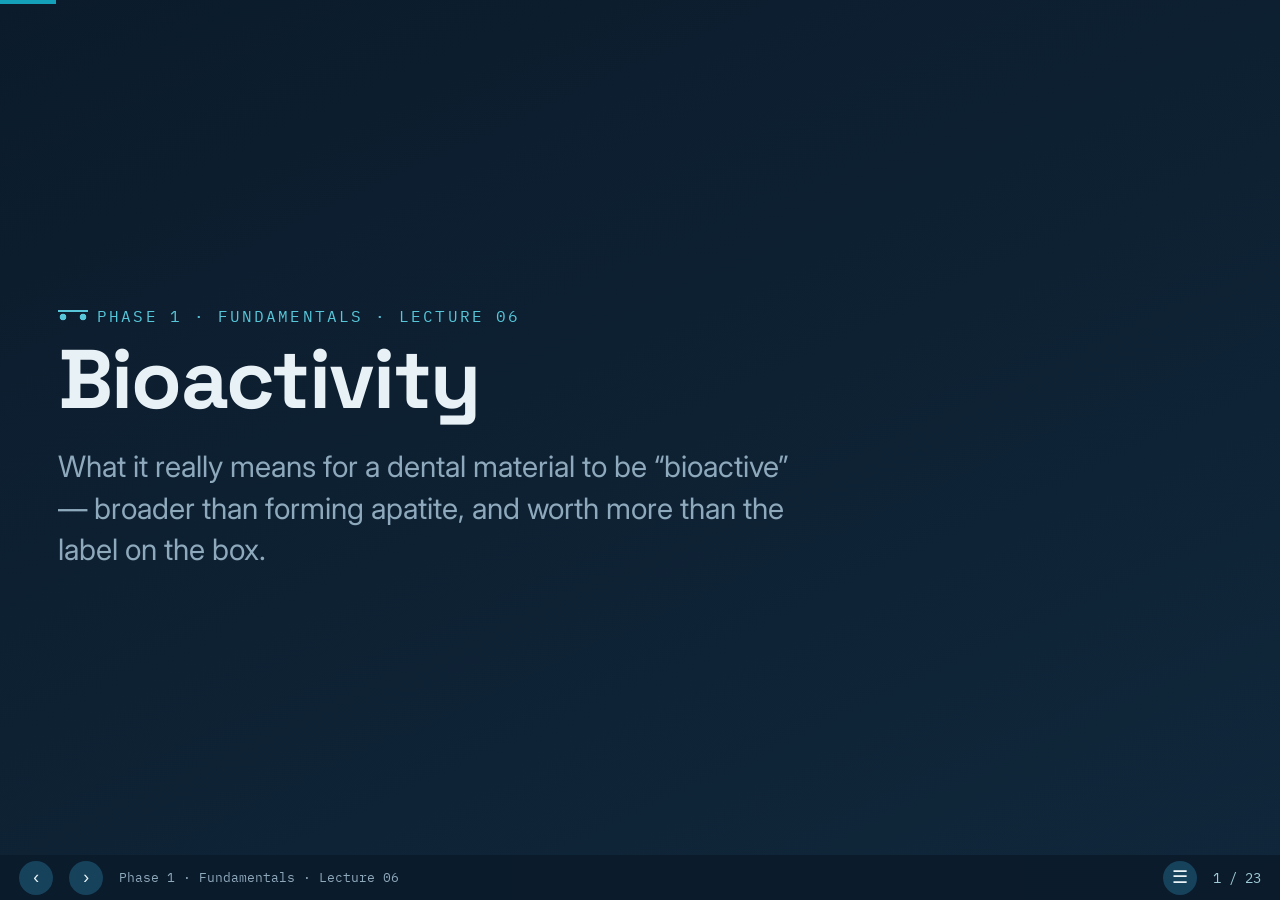
<file: lectures/06-bioactivity/index.html>
<!DOCTYPE html>
<html lang="en"><head><meta charset="UTF-8"><meta name="viewport" content="width=device-width, initial-scale=1.0">
<title>Bioactivity · Dental Materials · Lecture 06</title>
<link rel="preconnect" href="https://fonts.googleapis.com">
<link href="https://fonts.googleapis.com/css2?family=Space+Grotesk:wght@400;500;600;700&family=Inter:wght@400;500;600;700&family=IBM+Plex+Mono:wght@400;500;600&display=swap" rel="stylesheet">
<style>
:root{--paper:#FBFCFD;--surface:#fff;--ink:#0F1B2A;--ink-soft:#31465C;--muted:#5E7285;--line:#E3E9EF;
--primary:#0C7489;--primary-ink:#0A5C6D;--primary-wash:#E7F4F6;--navy:#12315B;
--clinical:#B45309;--clinical-wash:#FDF3E7;--warn:#BE123C;--warn-wash:#FDECEF;--ok:#15803D;
--dark:#0B1B2B;--dark-2:#10273B;--dark-ink:#E8F1F6;--dark-muted:#8FA9BC;--dark-line:#1E3A52;
--f-disp:"Space Grotesk",system-ui,sans-serif;--f-body:"Inter",system-ui,sans-serif;--f-mono:"IBM Plex Mono",monospace;}
*{box-sizing:border-box;margin:0;padding:0}
html,body{height:100%;overflow:hidden;background:var(--dark);font-family:var(--f-body);color:var(--ink)}
.deck{height:100vh;width:100vw;overflow:hidden;position:relative}
.track{display:flex;height:100%;transition:transform .45s cubic-bezier(.4,0,.2,1)}
.slide{min-width:100vw;height:100vh;padding:4vh 4.5vw 6.5vh;background:var(--paper);display:flex;flex-direction:column;position:relative;overflow:hidden}
.s-eyebrow{font-family:var(--f-mono);font-size:1rem;letter-spacing:.13em;text-transform:uppercase;color:var(--primary-ink);margin-bottom:.6rem;display:flex;align-items:center;gap:.6rem}
.s-eyebrow::before{content:"";width:30px;height:10px;background:radial-gradient(circle at 5px 5px,var(--primary) 3.2px,transparent 3.6px),radial-gradient(circle at 25px 5px,var(--primary) 3.2px,transparent 3.6px);border-top:2px solid var(--primary)}
.s-title{font-family:var(--f-disp);font-weight:600;line-height:1.05;color:var(--ink);font-size:clamp(1.9rem,3.4vw,2.9rem);letter-spacing:-.01em;margin-bottom:1.2vh}
.s-sub{font-size:clamp(1.05rem,1.5vw,1.35rem);color:var(--ink-soft);margin-bottom:1.4vh;max-width:74ch;line-height:1.45}
.s-body{flex:1;display:grid;grid-template-columns:1fr 1fr;gap:2.5vw;min-height:0;align-items:center;overflow:hidden}
.s-body.one-col{grid-template-columns:1fr}
.s-body.text-heavy{grid-template-columns:1.2fr .8fr}
.s-body.fig-heavy{grid-template-columns:.85fr 1.15fr}
.col-text{overflow:hidden;padding-right:.3rem;max-height:100%;display:flex;flex-direction:column;justify-content:center}
.col-visual{height:100%;display:flex;flex-direction:column;justify-content:center;gap:1rem;min-height:0}
.blist{list-style:none;display:flex;flex-direction:column;gap:1.05vh}
.blist>li{position:relative;padding-left:1.7rem;font-size:clamp(1.02rem,1.45vw,1.32rem);line-height:1.4;color:var(--ink-soft)}
.blist>li::before{content:"";position:absolute;left:0;top:.5em;width:11px;height:11px;border-radius:50%;border:2px solid var(--primary);background:var(--primary-wash)}
.blist>li b{color:var(--ink)}
.blist .lead-term{font-family:var(--f-disp);font-weight:600;color:var(--primary-ink)}
.blist.cols{columns:2;column-gap:3rem;display:block}
.blist.cols>li{break-inside:avoid;margin-bottom:1.3vh}
.defbox{background:var(--surface);border:1px solid var(--line);border-left:5px solid var(--primary);border-radius:0 12px 12px 0;padding:1rem 1.25rem;margin-bottom:1.1vh;box-shadow:0 6px 22px rgba(15,27,42,.05)}
.defbox .term{font-family:var(--f-disp);font-weight:600;font-size:clamp(1.2rem,1.7vw,1.5rem);color:var(--primary-ink);margin-bottom:.3rem}
.defbox .def{font-size:clamp(1.02rem,1.45vw,1.28rem);color:var(--ink-soft);line-height:1.4}
.steps{display:flex;flex-direction:column;gap:1.05vh;counter-reset:st}
.step{display:grid;grid-template-columns:auto 1fr;gap:1.1rem;align-items:start}
.step::before{counter-increment:st;content:counter(st);font-family:var(--f-mono);font-weight:600;color:#fff;background:var(--primary);width:38px;height:38px;border-radius:50%;display:grid;place-items:center;font-size:1.05rem;flex:none}
.step h4{font-family:var(--f-disp);font-size:clamp(1.1rem,1.55vw,1.38rem);color:var(--ink);margin-bottom:.15rem}
.step p{font-size:clamp(1rem,1.4vw,1.24rem);line-height:1.38;color:var(--ink-soft)}
.key{margin-top:1.4vh;border-left:5px solid var(--clinical);background:var(--clinical-wash);padding:.9rem 1.15rem;border-radius:0 12px 12px 0;font-size:clamp(1.02rem,1.45vw,1.28rem);color:var(--ink);line-height:1.4}
.key b{color:var(--clinical)}
.key .k-tag{font-family:var(--f-mono);font-size:.75rem;letter-spacing:.1em;text-transform:uppercase;color:var(--clinical);display:block;margin-bottom:.35rem}
.mech{background:var(--primary-wash);border:1px solid #BFE2E8;border-radius:12px;padding:.9rem 1.15rem;font-size:clamp(1.02rem,1.45vw,1.26rem);color:var(--ink-soft);line-height:1.4}
.mech .k-tag{font-family:var(--f-mono);font-size:.75rem;letter-spacing:.1em;text-transform:uppercase;color:var(--primary-ink);display:block;margin-bottom:.35rem}
.mech b{color:var(--ink)}
.figbox{background:var(--surface);border:1px solid var(--line);border-radius:16px;padding:.9rem;box-shadow:0 12px 40px rgba(15,27,42,.10);display:flex;flex-direction:column;gap:.5rem;max-height:100%;align-items:center;justify-content:center;overflow:hidden}
.figbox img{width:100%;height:auto;max-height:76vh;object-fit:contain;display:block;border-radius:8px}
.figbox.dual{gap:1rem}
.figcap{font-size:1.05rem;color:var(--muted);line-height:1.4;text-align:center}
.figcap b{color:var(--ink-soft)}
.vs{display:grid;grid-template-columns:1fr 1fr;gap:1.5rem;align-content:center}
.vs.three{grid-template-columns:1fr 1fr 1fr}
.vs .card{background:var(--surface);border:1px solid var(--line);border-radius:16px;padding:1.5rem;box-shadow:0 8px 28px rgba(15,27,42,.07)}
.vs .card h3{font-family:var(--f-disp);font-size:clamp(1.2rem,1.7vw,1.5rem);margin-bottom:.7rem}
.vs .card.a h3{color:var(--primary-ink)} .vs .card.b h3{color:var(--warn)}
.vs .card ul{list-style:none;display:flex;flex-direction:column;gap:.95vh}
.vs .card li{position:relative;padding-left:1.4rem;font-size:clamp(1rem,1.4vw,1.24rem);line-height:1.38;color:var(--ink-soft)}
.vs .card li::before{content:"";position:absolute;left:0;top:.5em;width:9px;height:9px;border-radius:50%}
.vs .card.a li::before{background:var(--primary)} .vs .card.b li::before{background:var(--warn)}
.vs .card li b{color:var(--ink)}
.objgrid{display:grid;grid-template-columns:repeat(3,1fr);gap:1.3rem;flex:1;min-height:0}
.objcard{background:var(--surface);border:1px solid var(--line);border-radius:14px;padding:1.1rem 1.25rem;box-shadow:0 8px 24px rgba(15,27,42,.06);display:flex;flex-direction:column;gap:.55rem}
.objnum{font-family:var(--f-mono);font-weight:600;color:#fff;background:var(--primary);width:38px;height:38px;border-radius:50%;display:grid;place-items:center;font-size:1.05rem;flex:none}
.objtxt{font-size:clamp(.98rem,1.4vw,1.2rem);line-height:1.36;color:var(--ink-soft)}
.objtxt b{color:var(--ink)}
.flowstrip{background:var(--primary-wash);border:1px solid #BFE2E8;border-radius:14px;padding:1rem 1.4rem;display:flex;align-items:center;justify-content:center}
.flowstrip svg{width:100%;max-width:900px;height:auto;display:block}
.slide--title,.slide--divider,.slide--interactive{background:linear-gradient(155deg,var(--dark),var(--dark-2));color:var(--dark-ink);justify-content:center}
.slide--title .s-eyebrow,.slide--divider .s-eyebrow,.slide--interactive .s-eyebrow{color:#57C6D8}
.slide--title .s-eyebrow::before,.slide--divider .s-eyebrow::before,.slide--interactive .s-eyebrow::before{background:radial-gradient(circle at 5px 5px,#57C6D8 3.2px,transparent 3.6px),radial-gradient(circle at 25px 5px,#57C6D8 3.2px,transparent 3.6px);border-top-color:#57C6D8}
.slide--title h1{font-family:var(--f-disp);font-weight:700;font-size:clamp(2.9rem,6.5vw,5.2rem);line-height:1.05;letter-spacing:-.02em;margin-bottom:1.4rem}
.slide--title .frame{font-size:clamp(1.35rem,2.3vw,1.85rem);color:var(--dark-muted);max-width:42ch;line-height:1.42}
.slide--divider .num{font-family:var(--f-disp);font-weight:700;font-size:clamp(4.5rem,12vw,9rem);color:var(--dark-line);line-height:1}
.slide--divider h2{font-family:var(--f-disp);font-weight:600;font-size:clamp(2.4rem,5vw,4rem);color:#fff;margin-top:-1vh}
.slide--divider .d-list{margin-top:2.2vh;color:var(--dark-muted);font-size:clamp(1.2rem,1.8vw,1.5rem);display:flex;flex-wrap:wrap;gap:.5rem 1.6rem}
.slide--interactive .s-title{color:#fff}
.deckbar{position:fixed;bottom:0;left:0;right:0;height:5vh;min-height:38px;background:rgba(11,27,43,.94);color:#fff;display:flex;align-items:center;gap:1rem;padding:0 1.2rem;z-index:20;font-family:var(--f-mono)}
.deckbar .part{font-size:.8rem;color:var(--dark-muted);flex:1;white-space:nowrap;overflow:hidden;text-overflow:ellipsis}
.deckbar .count{font-size:.85rem;color:#9FCBD6}
.navbtn{border:0;background:#17425C;color:#EAF4F8;width:34px;height:34px;border-radius:50%;cursor:pointer;font-size:1.1rem;display:grid;place-items:center}
.navbtn:hover{background:#1E5877}
.count{cursor:pointer;user-select:none}
.count:hover{color:#fff;text-decoration:underline}
.overview{position:fixed;inset:0;z-index:40;background:rgba(8,18,28,.97);display:none;flex-direction:column;padding:3vh 3vw}
.overview.open{display:flex}
.overview h3{font-family:var(--f-disp);color:#fff;font-size:1.6rem;margin-bottom:.4rem}
.overview .ov-hint{font-family:var(--f-mono);color:var(--dark-muted);font-size:.9rem;margin-bottom:2vh}
.ov-grid{flex:1;overflow-y:auto;display:grid;grid-template-columns:repeat(auto-fill,minmax(220px,1fr));gap:.9rem;align-content:start}
.ov-item{background:#10273B;border:1px solid #1E3A52;border-radius:10px;padding:.8rem .9rem;cursor:pointer;display:flex;gap:.7rem;align-items:flex-start;transition:background .15s,border-color .15s;text-align:left}
.ov-item:hover{background:#17425C;border-color:#57C6D8}
.ov-item .ov-n{font-family:var(--f-mono);font-size:.8rem;color:#57C6D8;flex:none;min-width:1.6rem}
.ov-item .ov-t{font-size:.92rem;color:#E8F1F6;line-height:1.3}
.ov-item.is-part{background:#0A5C6D;border-color:#0C7489}
.ov-item.is-part .ov-t{font-weight:600}
.ov-close{position:absolute;top:2vh;right:2vw;background:#17425C;color:#fff;border:0;border-radius:8px;padding:.5rem .9rem;cursor:pointer;font-family:var(--f-mono);font-size:.9rem}
.ov-close:hover{background:#1E5877}
.progress{position:fixed;top:0;left:0;height:4px;background:#14A0B8;z-index:21;transition:width .3s;width:0}
@media (max-width:900px){.s-body,.s-body.text-heavy,.s-body.fig-heavy{grid-template-columns:1fr;gap:1.2rem}.blist.cols{columns:1}.objgrid{grid-template-columns:1fr 1fr}}
</style></head><body>
<div class="progress" id="prog"></div>
<div class="deck"><div class="track" id="track">

<section class="slide slide--title"><p class="s-eyebrow">Phase 1 · Fundamentals · Lecture 06</p><h1>Bioactivity</h1><p class="frame">What it really means for a dental material to be &ldquo;bioactive&rdquo; — broader than forming apatite, and worth more than the label on the box.</p></section>

<section class="slide slide--divider"><div class="s-eyebrow">Part 1 of 6</div><div class="num">01</div><h2>What &ldquo;bioactive&rdquo; means</h2><div class="d-list"><span>The definition</span><span>· vs biocompatible / remineralising / antimicrobial</span><span>· narrow vs broad</span></div></section>

<section class="slide">
<p class="s-eyebrow">Learning objectives</p>
<h2 class="s-title">By the end of this lecture you can&hellip;</h2>
<p class="s-sub">Bioactivity is a concept first — the materials are only examples of it. We reason from what it is, to how it works, to how to judge a claim.</p>
<div class="s-body one-col" style="display:flex;flex-direction:column;gap:1.8vh">
<div class="objgrid">
<div class="objcard"><span class="objnum">1</span><div class="objtxt">Define <b>bioactivity</b> and separate it from biocompatibility, remineralisation and antimicrobial action.</div></div>
<div class="objcard"><span class="objnum">2</span><div class="objtxt">See bioactivity as a <b>range of intended biological responses</b> — apatite formation is one example, not the whole.</div></div>
<div class="objcard"><span class="objnum">3</span><div class="objtxt">Explain <b>how a material becomes bioactive</b> — it changes its local environment (ions, pH) to trigger a response.</div></div>
<div class="objcard"><span class="objnum">4</span><div class="objtxt">Trace how the idea <b>arose in bone repair and broadened in dentistry</b> — and why that invites overuse.</div></div>
<div class="objcard"><span class="objnum">5</span><div class="objtxt">Distinguish <b>repair from regeneration</b> as outcomes of bioactive materials.</div></div>
<div class="objcard"><span class="objnum">6</span><div class="objtxt">Judge whether a <b>&ldquo;bioactive&rdquo; claim is supported by evidence</b>, using established materials as reference points.</div></div>
</div>
<div class="flowstrip">
<svg viewBox="0 0 820 100" role="img" aria-label="structure to property to performance">
<defs><marker id="arrowh" markerWidth="10" markerHeight="10" refX="8" refY="5" orient="auto"><path d="M0,0 L10,5 L0,10 z" fill="#0C7489"/></marker></defs>
<rect x="10" y="20" width="240" height="60" rx="12" fill="#fff" stroke="#0C7489" stroke-width="2"/>
<text x="130" y="57" text-anchor="middle" font-family="Space Grotesk" font-weight="600" font-size="24" fill="#0A5C6D">Structure</text>
<path d="M255 50 L320 50" stroke="#0C7489" stroke-width="3" marker-end="url(#arrowh)"/>
<rect x="320" y="20" width="240" height="60" rx="12" fill="#fff" stroke="#0C7489" stroke-width="2"/>
<text x="440" y="57" text-anchor="middle" font-family="Space Grotesk" font-weight="600" font-size="24" fill="#0A5C6D">Property</text>
<path d="M565 50 L630 50" stroke="#0C7489" stroke-width="3" marker-end="url(#arrowh)"/>
<rect x="630" y="20" width="240" height="60" rx="12" fill="#fff" stroke="#B45309" stroke-width="2"/>
<text x="750" y="57" text-anchor="middle" font-family="Space Grotesk" font-weight="600" font-size="24" fill="#B45309">Performance</text>
</svg>
</div>
</div></section>

<section class="slide">
<p class="s-eyebrow">The concept</p>
<h2 class="s-title">A material that makes the tissue respond</h2>
<div class="s-body one-col" style="justify-content:center">
<div style="max-width:82ch">
<div class="defbox"><div class="term">Bioactive</div><div class="def">It does not just sit safely in the tooth — it <b>provokes a specific, intended, beneficial biological response</b>.</div></div>
<ul class="blist"><li>The response might be <b>mineral formation</b>, <b>pulp repair</b>, or <b>controlling microbes</b>.</li><li>Contrast an <b>inert</b> material: it is tolerated, but it does nothing.</li></ul>
<div class="key"><span class="k-tag">Keep in mind</span> &ldquo;Bioactive&rdquo; describes an <b>effect on tissue</b> — not just a property of the material sitting in the bottle.</div>
</div>
</div></section>

<section class="slide">
<p class="s-eyebrow">Don&rsquo;t confuse the terms</p>
<h2 class="s-title">Bioactive vs its three neighbours</h2>
<div class="s-body one-col">
<div class="vs" style="grid-template-columns:1fr 1fr;gap:1.3rem">
<div class="card a"><h3>Bioactive</h3><ul><li>Actively drives a <b>specific, wanted</b> tissue response.</li></ul></div>
<div class="card b"><h3>Biocompatible</h3><ul><li>Does <b>no harm</b> — safe, tolerated. Can be completely inert.</li></ul></div>
<div class="card a"><h3>Remineralising</h3><ul><li>One <b>outcome</b> of bioactivity — rebuilding lost mineral.</li></ul></div>
<div class="card a"><h3>Antimicrobial</h3><ul><li>Another possible bioactive <b>effect</b> — controlling bacteria.</li></ul></div>
</div>
</div></section>

<section class="slide">
<p class="s-eyebrow">Two definitions, one idea</p>
<h2 class="s-title">Narrow vs broad — and why it matters</h2>
<div class="s-body one-col" style="justify-content:center">
<div style="max-width:82ch">
<div class="defbox"><div class="term">Narrow (historical)</div><div class="def">Hench&rsquo;s original meaning — a material that forms an <b>apatite layer</b> on its surface and bonds to living tissue.</div></div>
<div class="defbox"><div class="term">Broad (modern)</div><div class="def">A material that elicits a <b>specific, predictable, intended</b> biological response — stimulating or directing cells and tissue, or controlling microbes.</div></div>
<div class="mech"><span class="k-tag">The point</span> The narrow case is just <b>one member</b> of the broad family.</div>
</div>
</div></section>

<section class="slide slide--divider"><div class="s-eyebrow">Part 2 of 6</div><div class="num">02</div><h2>More than apatite</h2><div class="d-list"><span>A spectrum of effects</span><span>· ion release is a signal, not proof</span></div></section>

<section class="slide">
<p class="s-eyebrow">Broadening the idea</p>
<h2 class="s-title">Apatite formation is one sign — not the whole</h2>
<div class="s-body one-col" style="flex-direction:column;gap:1.6vh;justify-content:center">
<ul class="blist cols"><li>The word was born from bioactive glass forming apatite and <b>bonding to bone</b>.</li><li>In the mouth the useful responses are wider: <b>remineralisation</b>, <b>pulp repair</b>, <b>antibacterial</b> action.</li><li>Bioactivity is a <b>spectrum of effects</b>, not a single test.</li><li>Apatite sits near the bioactive end — a <b>marker</b>, not the definition.</li></ul>
<div class="figbox"><img src="assets/spectrum-inert-to-bioactive.png" alt="Spectrum from inert to bioactive, gold and alumina to calcium-silicate cement"><p class="figcap"><b>FIG 06.1</b> Bioactivity as a spectrum of reactivity, from inert to strongly bioactive.</p></div>
</div></section>

<section class="slide">
<p class="s-eyebrow">Myth vs fact</p>
<h2 class="s-title">Ion release is a signal — not proof</h2>
<div class="s-body fig-heavy">
<div class="col-text">
<div class="mech"><span class="k-tag">Necessary, not sufficient</span> Ion release is almost a prerequisite for bioactivity — but on its own it <b>proves nothing</b>.</div>
<ul class="blist"><li>Some materials release calcium yet form <b>no apatite</b> and drive <b>no tissue response</b>.</li><li>The <b>effect</b>, not the release, is what earns the word.</li></ul>
</div>
<div class="col-visual"><div class="figbox"><img src="assets/ion-release-not-enough.png" alt="Ion release alone versus ion release with an apatite and tissue response"><p class="figcap"><b>FIG 06.2</b> Release alone (&#10007;) vs release + apatite / tissue response (&#10003;).</p></div></div>
</div></section>

<section class="slide slide--divider"><div class="s-eyebrow">Part 3 of 6</div><div class="num">03</div><h2>How bioactivity arises</h2><div class="d-list"><span>The three-beat pattern</span><span>· the two canonical chemistries</span></div></section>

<section class="slide">
<p class="s-eyebrow">Mechanism — in principle</p>
<h2 class="s-title">The same three-beat pattern, whatever the material</h2>
<div class="s-body one-col" style="flex-direction:column;gap:1.5vh;justify-content:center">
<ul class="blist cols"><li><b>Dissolve</b> — water reaches the surface; the material releases ions (calcium, phosphate, hydroxide/fluoride).</li><li><b>Change the local chemistry</b> — pH rises and the fluid becomes supersaturated.</li><li><b>A response follows</b> — an apatite layer precipitates, or cells lay down new mineralised tissue.</li></ul>
<div class="figbox"><img src="assets/mechanism-three-beats.png" alt="Dissolution, local change, response"><p class="figcap"><b>FIG 06.3</b> Dissolve &rarr; change local chemistry (ions, pH) &rarr; a response follows.</p></div>
<div class="mech"><span class="k-tag">The point</span> The <b>response</b> — the third beat — is what &ldquo;bioactive&rdquo; actually names.</div>
</div></section>

<section class="slide">
<p class="s-eyebrow">Deep dive · optional</p>
<h2 class="s-title">The two canonical bioactive chemistries</h2>
<div class="s-body one-col" style="justify-content:center">
<div style="max-width:82ch">
<div class="defbox"><div class="term">Bioactive glass</div><div class="def">A low-silica glass built to react: it exchanges ions and raises pH, a silica-rich gel forms, and calcium + phosphate crystallise on it as a <b>hydroxycarbonate apatite</b> layer.</div></div>
<div class="defbox"><div class="term">Calcium-silicate cements</div><div class="def">MTA and Biodentine set by reacting with water, releasing <b>calcium hydroxide</b> (high pH + calcium) — which drives apatite and, in the tooth, a dentine-repair response.</div></div>
<div class="mech"><span class="k-tag">Same pattern</span> Different chemistry, but both run the three beats above. The detailed reactions are beyond this lecture.</div>
</div>
</div></section>

<section class="slide slide--divider"><div class="s-eyebrow">Part 4 of 6</div><div class="num">04</div><h2>How it works — and how the idea grew</h2><div class="d-list"><span>Three routes: chemical / mixed / biological</span><span>· a short history</span></div></section>

<section class="slide">
<p class="s-eyebrow">Routes of bioactivity</p>
<h2 class="s-title">Three routes: chemical, mixed, or biological</h2>
<div class="s-body fig-heavy">
<div class="col-text">
<ul class="blist"><li><b>Purely chemical</b> — ion release / precipitation (glass-ionomer fluoride).</li><li><b>Mixed</b> — a chemical trigger unlocks biology: Ca(OH)&#8322;, MTA, Biodentine &rarr; tertiary dentine.</li><li><b>Solely biological</b> — signalling molecules act on cells (growth factors; mostly experimental).</li></ul>
<div class="mech"><span class="k-tag">Why it matters</span> The route decides what <b>evidence</b> to demand and how it is regulated.</div>
</div>
<div class="col-visual"><div class="figbox"><img src="assets/three-routes-bioactivity.png" alt="Three routes of bioactivity from purely chemical to solely biological"><p class="figcap"><b>FIG 06.4</b> From pure chemistry to pure biology, with established examples.</p></div></div>
</div></section>

<section class="slide">
<p class="s-eyebrow">A short history</p>
<h2 class="s-title">From bonding bone to healing pulp</h2>
<div class="s-body one-col" style="justify-content:center">
<div class="steps" style="max-width:88ch;margin:0 auto">
<div class="step"><div><h4>1969&ndash;71 · Origin (bone)</h4><p>Hench&rsquo;s Bioglass (45S5): &ldquo;bioactive&rdquo; = forms apatite and bonds to bone. Narrow, born in orthopaedics.</p></div></div>
<div class="step"><div><h4>1990s&ndash;2000s · Into the mouth</h4><p>MTA reaches endodontics; bioactive-glass toothpastes arrive (~2004). The meaning broadens to ion release, remineralisation and pulp repair.</p></div></div>
<div class="step"><div><h4>2010s · The label spreads</h4><p>&ldquo;Bioactive&rdquo; appears everywhere — often on a single ion-release study. Marketing outruns the evidence.</p></div></div>
<div class="step"><div><h4>2018&ndash;2022 · Consensus</h4><p>The Northern Lights conference and the FDI Policy Statement demand a defined mechanism and proof. Mature meaning: specific, intended, proven.</p></div></div>
</div>
</div></section>

<section class="slide slide--divider"><div class="s-eyebrow">Part 5 of 6</div><div class="num">05</div><h2>In the tooth: repair &amp; clinical materials</h2><div class="d-list"><span>Repair vs regeneration</span><span>· the established materials</span></div></section>

<section class="slide">
<p class="s-eyebrow">An important distinction</p>
<h2 class="s-title">Repair, not regeneration</h2>
<div class="s-body fig-heavy">
<div class="col-text">
<ul class="blist"><li>Bioactive materials mostly <b>repair</b> — they rarely rebuild the original structure.</li><li>Remineralised enamel is often <b>fluor</b>apatite; a dentine bridge is <b>osteodentin-like</b>, not tubular.</li></ul>
<div class="key"><span class="k-tag">Read the claim</span> Both are genuine, valuable repair. Calling them &ldquo;regeneration&rdquo; <b>overstates</b> what the material did.</div>
</div>
<div class="col-visual"><div class="figbox"><img src="assets/repair-vs-regeneration.png" alt="Repair versus regeneration: disorganised tertiary dentine versus original tubular dentine"><p class="figcap"><b>FIG 06.5</b> Repair uses substitute tissue; regeneration rebuilds the original architecture.</p></div></div>
</div></section>

<section class="slide">
<p class="s-eyebrow">The clinical anchor · vital pulp therapy</p>
<h2 class="s-title">How a calcium-silicate cement heals the pulp</h2>
<div class="s-body fig-heavy">
<div class="col-text">
<ul class="blist"><li>Over a near-exposed pulp, the cement releases <b>calcium</b> and holds a <b>high pH</b>.</li><li>This recruits and differentiates <b>odontoblast-like cells</b>.</li><li>They lay down a <b>dentine bridge</b> that seals the pulp.</li></ul>
<div class="key"><span class="k-tag">The takeaway</span> That measurable tissue response — not the label — is what makes <b>MTA</b> and <b>Biodentine</b> genuinely bioactive.</div>
</div>
<div class="col-visual"><div class="figbox"><img src="assets/pulp-capping-dentine-bridge.png" alt="Calcium-silicate cement over a near-exposed pulp forming a new dentine bridge"><p class="figcap"><b>FIG 06.6</b> Ca&#178;&#8314; + high pH &rarr; odontoblast-like cells &rarr; a new dentine bridge.</p></div></div>
</div></section>

<section class="slide">
<p class="s-eyebrow">Established materials</p>
<h2 class="s-title">Where bioactivity shows up in the clinic</h2>
<div class="s-body one-col" style="justify-content:center">
<ul class="blist cols" style="max-width:none">
<li><b>Calcium hydroxide</b> — OH&#8315; / high pH, antibacterial, frees growth factors · <i>pulp capping (classic)</i>.</li>
<li><b>MTA</b> — Ca&#178;&#8314;, OH&#8315;, apatite, dentine bridge · <i>pulp capping, apexification, root-end repair</i>.</li>
<li><b>Biodentine</b> — tricalcium silicate; dentine bridge; resin-free · <i>dentine replacement, pulpotomy</i>.</li>
<li><b>Bioceramic sealers</b> — calcium silicate; apatite at the interface · <i>root-canal obturation</i>.</li>
<li><b>Glass-ionomer cement</b> — fluoride (rechargeable) · <i>caries-prone &amp; root restorations, liners</i>.</li>
<li><b>Bioactive glass (NovaMin, BioMin)</b> — Ca + phosphate; HCA layer; occludes tubules · <i>remineralising / desensitising toothpaste</i>.</li>
</ul>
</div></section>

<section class="slide slide--divider"><div class="s-eyebrow">Part 6 of 6</div><div class="num">06</div><h2>Judging a &ldquo;bioactive&rdquo; claim</h2><div class="d-list"><span>The evidence bar</span><span>· the cost</span><span>· take-home</span></div></section>

<section class="slide">
<p class="s-eyebrow">Reading the evidence</p>
<h2 class="s-title">&ldquo;Bioactive&rdquo; is earned — the FDI bar</h2>
<div class="s-body one-col" style="justify-content:center">
<div style="max-width:84ch">
<ul class="blist"><li>A <b>clearly defined mechanism</b> (biological, mixed, or chemical).</li><li>A <b>proven effect</b> — in&nbsp;vitro / in&nbsp;situ, and preferably clinical.</li><li>A <b>stated duration</b> of the effect (especially antibacterial).</li><li><b>No significant adverse effects</b> (including antimicrobial resistance).</li><li>The <b>primary function</b> — rebuilding tooth structure — is not impaired.</li></ul>
<div class="key"><span class="k-tag">Reality check</span> Materials marketed as &ldquo;bioactive&rdquo; have failed clinically — one cracked teeth within a year; another failed in about <b>24%</b> of restorations at one year.</div>
</div>
</div></section>

<section class="slide">
<p class="s-eyebrow">The trade-off</p>
<h2 class="s-title">Bioactivity has a price</h2>
<div class="s-body one-col" style="justify-content:center">
<div style="max-width:74ch;margin:0 auto">
<div class="mech"><span class="k-tag">Structure &rarr; property &rarr; performance</span> The effects come from substances <b>leaving the material into water</b>. The same water that releases useful ions can make the material take up water and <b>soften or dissolve</b>.</div>
<div class="key" style="margin-top:1.6vh"><span class="k-tag">So</span> &ldquo;more bioactive&rdquo; is <b>not automatically better</b> — reactivity that helps the tissue can cost mechanical integrity.</div>
</div>
</div></section>

<section class="slide">
<p class="s-eyebrow">Take-home</p>
<h2 class="s-title">Bioactivity — the essentials</h2>
<div class="s-body one-col" style="justify-content:center">
<div class="objgrid">
<div class="objcard"><span class="objnum">1</span><div class="objtxt"><b>Bioactive = an active, wanted biological response</b> — not merely &ldquo;does no harm&rdquo; (that&rsquo;s biocompatibility).</div></div>
<div class="objcard"><span class="objnum">2</span><div class="objtxt"><b>It is a spectrum</b>: apatite, remineralisation, pulp repair, antibacterial — apatite is one example, not the definition.</div></div>
<div class="objcard"><span class="objnum">3</span><div class="objtxt"><b>Three beats</b>: dissolve &rarr; change the local chemistry (ions, pH) &rarr; a mineral or tissue response follows.</div></div>
<div class="objcard"><span class="objnum">4</span><div class="objtxt"><b>Three routes</b> — chemical, mixed, biological — and the concept <b>broadened from bone to pulp</b>, which invites overuse.</div></div>
<div class="objcard"><span class="objnum">5</span><div class="objtxt"><b>Mostly repair, not regeneration</b> — tertiary dentine and fluor-apatite restore function, not the original tissue.</div></div>
<div class="objcard"><span class="objnum">6</span><div class="objtxt"><b>Earned by evidence</b> — ion release / SBF apatite is screening; MTA &amp; Biodentine carry the strongest clinical case.</div></div>
</div>
</div></section>

</div></div>

<div class="deckbar"><button class="navbtn" id="prev">&lsaquo;</button><button class="navbtn" id="next">&rsaquo;</button>
<span class="part" id="partLabel"></span><button class="navbtn" id="menuBtn" title="Menu (O)">&#9776;</button><span class="count" id="count"></span></div>
<div class="overview" id="overview"><button class="ov-close" id="ovClose">&#10005; close (Esc)</button><h3>Jump to a slide</h3><p class="ov-hint">Click any slide · press O to toggle · Esc to close</p><div class="ov-grid" id="ovGrid"></div></div>

<script>
var track=document.getElementById("track");
var slides=[].slice.call(document.querySelectorAll(".slide"));var i=0;
function show(n){i=Math.max(0,Math.min(slides.length-1,n));track.style.transform="translateX("+(-i*100)+"vw)";
document.getElementById("count").textContent=(i+1)+" / "+slides.length;
var eb=slides[i].querySelector(".s-eyebrow, h2");document.getElementById("partLabel").textContent=eb?eb.textContent.trim():"";
document.getElementById("prog").style.width=((i+1)/slides.length*100)+"%";}
document.getElementById("next").onclick=function(){show(i+1)};
document.getElementById("prev").onclick=function(){show(i-1)};
document.addEventListener("keydown",function(e){if(e.target.tagName==="INPUT")return;
if(e.key==="ArrowRight"||e.key==="PageDown"||e.key===" "){e.preventDefault();show(i+1)}
else if(e.key==="ArrowLeft"||e.key==="PageUp"){e.preventDefault();show(i-1)}
else if(e.key==="Home"){show(0)}else if(e.key==="End"){show(slides.length-1)}
else if(e.key==="f"||e.key==="F"){if(!document.fullscreenElement)document.documentElement.requestFullscreen();else document.exitFullscreen();}
else if(e.key==="o"||e.key==="O"){toggleOverview();}
else if(e.key==="Escape"){closeOverview();}});
var ov=document.getElementById("overview"),ovGrid=document.getElementById("ovGrid");
function buildOverview(){
  ovGrid.innerHTML="";
  slides.forEach(function(sl,idx){
    var isPart=sl.classList.contains("slide--divider");
    var h=sl.querySelector("h1, h2");
    var label=h?h.textContent.trim():("Slide "+(idx+1));
    if(isPart){var num=sl.querySelector(".num"),htxt=sl.querySelector("h2");label=(num?num.textContent+" · ":"")+(htxt?htxt.textContent.trim():label);}
    var item=document.createElement("button");
    item.className="ov-item"+(isPart?" is-part":"");
    item.innerHTML='<span class="ov-n">'+(idx+1)+'</span><span class="ov-t">'+label+'</span>';
    item.onclick=function(){show(idx);closeOverview();};
    ovGrid.appendChild(item);
  });
}
function openOverview(){buildOverview();ov.classList.add("open");}
function closeOverview(){ov.classList.remove("open");}
function toggleOverview(){ov.classList.contains("open")?closeOverview():openOverview();}
document.getElementById("menuBtn").onclick=toggleOverview;
document.getElementById("count").onclick=toggleOverview;
document.getElementById("ovClose").onclick=closeOverview;
show(0);
</script>
</body></html>
</file>
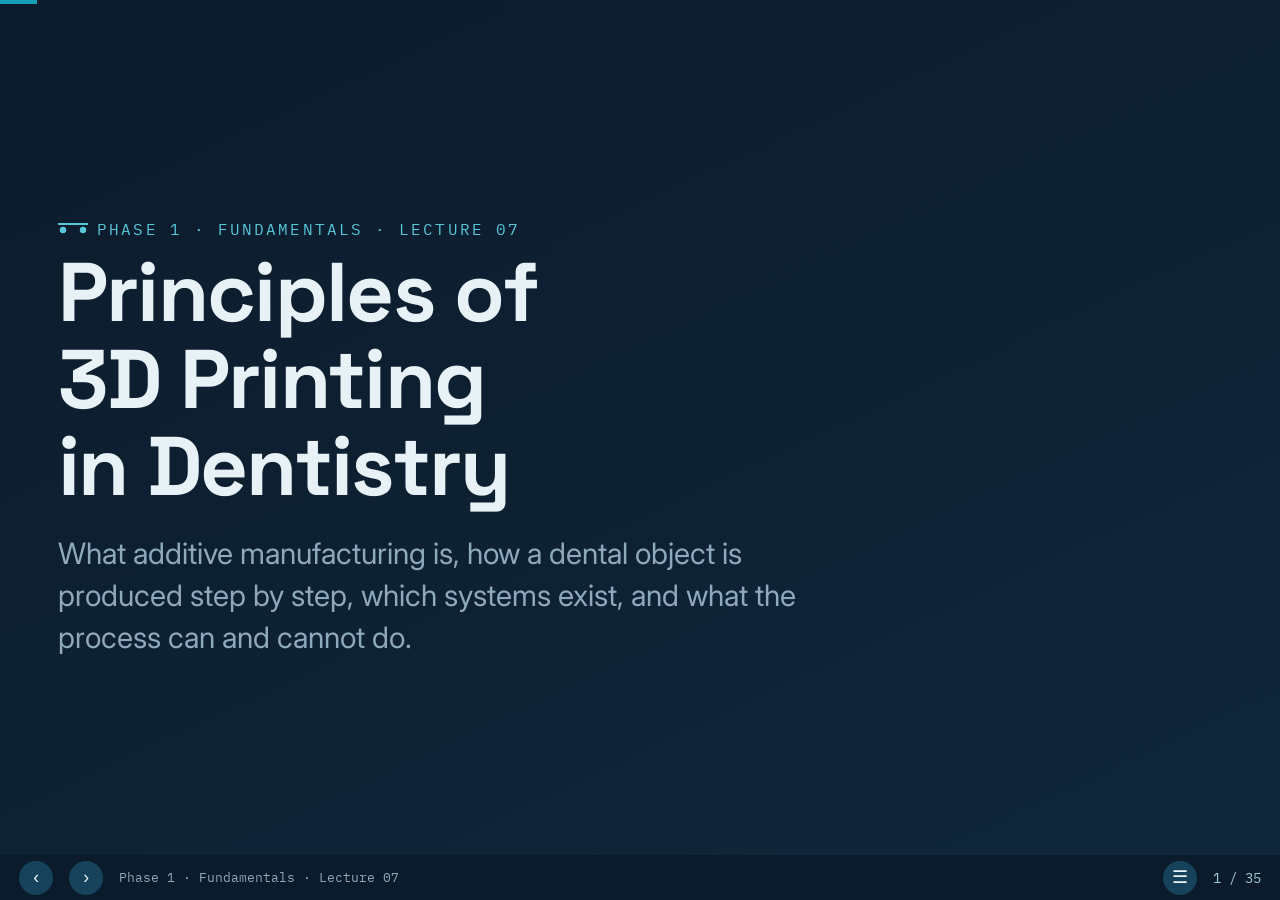
<file: lectures/07-3d-printing/index.html>
<!DOCTYPE html>
<html lang="en"><head><meta charset="UTF-8"><meta name="viewport" content="width=device-width, initial-scale=1.0">
<title>Principles of 3D Printing in Dentistry &middot; Dental Materials &middot; Lecture 07</title>
<link rel="preconnect" href="https://fonts.googleapis.com">
<link href="https://fonts.googleapis.com/css2?family=Space+Grotesk:wght@400;500;600;700&family=Inter:wght@400;500;600;700&family=IBM+Plex+Mono:wght@400;500;600&display=swap" rel="stylesheet">
<style>
:root{--paper:#FBFCFD;--surface:#fff;--ink:#0F1B2A;--ink-soft:#31465C;--muted:#5E7285;--line:#E3E9EF;
--primary:#0C7489;--primary-ink:#0A5C6D;--primary-wash:#E7F4F6;--navy:#12315B;
--clinical:#B45309;--clinical-wash:#FDF3E7;--warn:#BE123C;--warn-wash:#FDECEF;--ok:#15803D;
--dark:#0B1B2B;--dark-2:#10273B;--dark-ink:#E8F1F6;--dark-muted:#8FA9BC;--dark-line:#1E3A52;
--f-disp:"Space Grotesk",system-ui,sans-serif;--f-body:"Inter",system-ui,sans-serif;--f-mono:"IBM Plex Mono",monospace;}
*{box-sizing:border-box;margin:0;padding:0}
html,body{height:100%;overflow:hidden;background:var(--dark);font-family:var(--f-body);color:var(--ink)}
.deck{height:100vh;width:100vw;overflow:hidden;position:relative}
.track{display:flex;height:100%;transition:transform .45s cubic-bezier(.4,0,.2,1)}
.slide{min-width:100vw;height:100vh;padding:4vh 4.5vw 6.5vh;background:var(--paper);display:flex;flex-direction:column;position:relative;overflow:hidden}
.s-eyebrow{font-family:var(--f-mono);font-size:1rem;letter-spacing:.13em;text-transform:uppercase;color:var(--primary-ink);margin-bottom:.6rem;display:flex;align-items:center;gap:.6rem}
.s-eyebrow::before{content:"";width:30px;height:10px;background:radial-gradient(circle at 5px 5px,var(--primary) 3.2px,transparent 3.6px),radial-gradient(circle at 25px 5px,var(--primary) 3.2px,transparent 3.6px);border-top:2px solid var(--primary)}
.s-title{font-family:var(--f-disp);font-weight:600;line-height:1.05;color:var(--ink);font-size:clamp(1.9rem,3.4vw,2.9rem);letter-spacing:-.01em;margin-bottom:1.2vh}
.s-sub{font-size:clamp(1.05rem,1.5vw,1.35rem);color:var(--ink-soft);margin-bottom:1.4vh;max-width:74ch;line-height:1.45}
.s-body{flex:1;display:grid;grid-template-columns:1fr 1fr;gap:2.5vw;min-height:0;align-items:center;overflow:hidden}
.s-body.one-col{grid-template-columns:1fr}
.s-body.text-heavy{grid-template-columns:1.2fr .8fr}
.s-body.fig-heavy{grid-template-columns:.85fr 1.15fr}
.col-text{overflow:hidden;padding-right:.3rem;max-height:100%;display:flex;flex-direction:column;justify-content:center}
.col-visual{height:100%;display:flex;flex-direction:column;justify-content:center;gap:1rem;min-height:0}
.blist{list-style:none;display:flex;flex-direction:column;gap:1.05vh}
.blist>li{position:relative;padding-left:1.7rem;font-size:clamp(1.02rem,1.45vw,1.32rem);line-height:1.4;color:var(--ink-soft)}
.blist>li::before{content:"";position:absolute;left:0;top:.5em;width:11px;height:11px;border-radius:50%;border:2px solid var(--primary);background:var(--primary-wash)}
.blist>li b{color:var(--ink)}
.blist .lead-term{font-family:var(--f-disp);font-weight:600;color:var(--primary-ink)}
.blist.cols{columns:2;column-gap:3rem;display:block}
.blist.cols>li{break-inside:avoid;margin-bottom:1.3vh}
.defbox{background:var(--surface);border:1px solid var(--line);border-left:5px solid var(--primary);border-radius:0 12px 12px 0;padding:1rem 1.25rem;margin-bottom:1.1vh;box-shadow:0 6px 22px rgba(15,27,42,.05)}
.defbox .term{font-family:var(--f-disp);font-weight:600;font-size:clamp(1.2rem,1.7vw,1.5rem);color:var(--primary-ink);margin-bottom:.3rem}
.defbox .def{font-size:clamp(1.02rem,1.45vw,1.28rem);color:var(--ink-soft);line-height:1.4}
.steps{display:flex;flex-direction:column;gap:1.05vh;counter-reset:st}
.step{display:grid;grid-template-columns:auto 1fr;gap:1.1rem;align-items:start}
.step::before{counter-increment:st;content:counter(st);font-family:var(--f-mono);font-weight:600;color:#fff;background:var(--primary);width:38px;height:38px;border-radius:50%;display:grid;place-items:center;font-size:1.05rem;flex:none}
.step h4{font-family:var(--f-disp);font-size:clamp(1.1rem,1.55vw,1.38rem);color:var(--ink);margin-bottom:.15rem}
.step p{font-size:clamp(1rem,1.4vw,1.24rem);line-height:1.38;color:var(--ink-soft)}
.key{margin-top:1.4vh;border-left:5px solid var(--clinical);background:var(--clinical-wash);padding:.9rem 1.15rem;border-radius:0 12px 12px 0;font-size:clamp(1.02rem,1.45vw,1.28rem);color:var(--ink);line-height:1.4}
.key b{color:var(--clinical)}
.key .k-tag{font-family:var(--f-mono);font-size:.75rem;letter-spacing:.1em;text-transform:uppercase;color:var(--clinical);display:block;margin-bottom:.35rem}
.mech{background:var(--primary-wash);border:1px solid #BFE2E8;border-radius:12px;padding:.9rem 1.15rem;font-size:clamp(1.02rem,1.45vw,1.26rem);color:var(--ink-soft);line-height:1.4}
.mech .k-tag{font-family:var(--f-mono);font-size:.75rem;letter-spacing:.1em;text-transform:uppercase;color:var(--primary-ink);display:block;margin-bottom:.35rem}
.mech b{color:var(--ink)}
.figbox{background:var(--surface);border:1px solid var(--line);border-radius:16px;padding:.9rem;box-shadow:0 12px 40px rgba(15,27,42,.10);display:flex;flex-direction:column;gap:.5rem;max-height:100%;align-items:center;justify-content:center;overflow:hidden}
.figbox img{width:100%;height:auto;max-height:76vh;object-fit:contain;display:block;border-radius:8px}
.figbox.dual{gap:1rem}
/* A figbox sharing col-visual with another box (a .mech, .key or .dtable below it): the sibling
   keeps its natural, un-shrinkable size (flex:0 0 auto — it is text/data, it is never sacrificed).
   The figure itself uses flex:0 1 auto: it renders at its own natural size (full column width,
   height following the image's real aspect ratio) and only SHRINKS if that natural size would
   overflow the column (min-height:0 lifts the shrink floor). It does not force-grow to fill every
   pixel of leftover height — a forced grow stretches the figure's invisible box taller than the
   image itself, and object-fit:contain then letterboxes the picture inside it, which looks like
   wasted white space above/below a smaller-than-necessary picture. Natural sizing lets the image
   render as large as its own proportions allow at full column width, with no guessed constant and
   no letterbox gap. */
.col-visual > .mech,.col-visual > .key,.col-visual > .dtable{flex:0 0 auto}
.col-visual .figbox:not(:only-child){flex:0 1 auto;min-height:0}
.col-visual .figbox:not(:only-child) img{flex:0 1 auto;min-height:0;width:100%;height:auto;max-height:100%;object-fit:contain}
.col-visual .figbox:not(:only-child) .figcap{flex:0 0 auto}
.figcap{font-size:1.05rem;color:var(--muted);line-height:1.4;text-align:center}
.figcap b{color:var(--ink-soft)}
.slide--focusfig{align-items:center;text-align:center}
.slide--focusfig .ff-head{width:100%;max-width:72ch;margin:0 auto;display:flex;flex-direction:column;align-items:center}
.slide--focusfig .s-eyebrow{justify-content:center}
.slide--focusfig .s-title{margin-bottom:1vh}
.slide--focusfig .s-sub{max-width:74ch;margin:0 auto;text-align:center}
.slide--focusfig .s-body{width:100%;flex:1;padding:1vh 2vw 0.5vh;align-items:center;justify-content:center;justify-items:center}
.slide--focusfig .figbox{margin:0 auto;padding:1.3rem;max-width:26vw;max-height:100%}
.slide--focusfig .figbox img{width:auto;max-width:100%;height:auto;max-height:48vh}
.ph{border:2.5px dashed var(--primary);border-radius:16px;background:repeating-linear-gradient(135deg,#EAF6F8,#EAF6F8 14px,#E1F0F3 14px,#E1F0F3 28px);padding:2rem 1.5rem;text-align:center;display:flex;flex-direction:column;gap:.6rem;align-items:center;justify-content:center;min-height:44vh}
.ph .ph-badge{font-family:var(--f-mono);font-size:.72rem;letter-spacing:.14em;text-transform:uppercase;color:#fff;background:var(--primary);padding:.3rem .8rem;border-radius:999px}
.ph .ph-t{font-family:var(--f-disp);font-weight:600;font-size:clamp(1.25rem,1.85vw,1.55rem);color:var(--primary-ink)}
.ph .ph-f{font-family:var(--f-mono);font-size:1rem;color:var(--muted)}
.ph .ph-d{font-size:1.1rem;color:var(--ink-soft);max-width:36ch;line-height:1.4}
.vs{display:grid;grid-template-columns:1fr 1fr;gap:1.5rem;align-content:center}
.vs.three{grid-template-columns:1fr 1fr 1fr}
.vs .card{background:var(--surface);border:1px solid var(--line);border-radius:16px;padding:1.5rem;box-shadow:0 8px 28px rgba(15,27,42,.07)}
.vs .card h3{font-family:var(--f-disp);font-size:clamp(1.2rem,1.7vw,1.5rem);margin-bottom:.7rem}
.vs .card.a h3{color:var(--primary-ink)} .vs .card.b h3{color:var(--warn)}
.vs .card ul{list-style:none;display:flex;flex-direction:column;gap:.95vh}
.vs .card li{position:relative;padding-left:1.4rem;font-size:clamp(1rem,1.4vw,1.24rem);line-height:1.38;color:var(--ink-soft)}
.vs .card li::before{content:"";position:absolute;left:0;top:.5em;width:9px;height:9px;border-radius:50%}
.vs .card.a li::before{background:var(--primary)} .vs .card.b li::before{background:var(--warn)}
.vs .card li b{color:var(--ink)}
.objlist{list-style:none;display:grid;grid-template-columns:1fr 1fr;gap:1.4vh 2.5rem;counter-reset:ob}
.objlist li{counter-increment:ob;display:grid;grid-template-columns:auto 1fr;gap:1rem;align-items:start;font-size:clamp(1.25rem,1.75vw,1.5rem);line-height:1.42;color:var(--ink-soft)}
.objlist li::before{content:counter(ob);font-family:var(--f-mono);font-weight:600;color:#fff;background:var(--primary);width:36px;height:36px;border-radius:50%;display:grid;place-items:center;font-size:1rem}
.objlist li b{color:var(--ink)}
.objgrid{display:grid;grid-template-columns:repeat(3,1fr);gap:1.3rem;flex:1;min-height:0}
.objcard{background:var(--surface);border:1px solid var(--line);border-radius:14px;padding:1.1rem 1.25rem;box-shadow:0 8px 24px rgba(15,27,42,.06);display:flex;flex-direction:column;gap:.55rem}
.objnum{font-family:var(--f-mono);font-weight:600;color:#fff;background:var(--primary);width:38px;height:38px;border-radius:50%;display:grid;place-items:center;font-size:1.05rem;flex:none}
.objtxt{font-size:clamp(.98rem,1.4vw,1.2rem);line-height:1.36;color:var(--ink-soft)}
.objtxt b{color:var(--ink)}
.flowstrip{background:var(--primary-wash);border:1px solid #BFE2E8;border-radius:14px;padding:1rem 1.4rem;display:flex;align-items:center;justify-content:center}
.flowstrip svg{width:100%;max-width:900px;height:auto;display:block}
.instrument{background:linear-gradient(160deg,rgba(255,255,255,.05),rgba(255,255,255,.015));border:1px solid var(--dark-line);border-radius:22px;padding:1.6rem 1.6rem 1.4rem;box-shadow:0 20px 50px rgba(0,0,0,.25),inset 0 1px 0 rgba(255,255,255,.06)}
.viscowrap{margin-top:1.4rem}
.viscolabel{font-family:var(--f-mono);font-size:1.05rem;color:var(--dark-muted);display:flex;justify-content:space-between;margin-bottom:.5rem;text-transform:uppercase;letter-spacing:.07em}
.viscolabel span:last-child{color:#fff;font-weight:600;letter-spacing:.03em}
.viscobar{width:100%;height:22px;border-radius:999px;background:rgba(255,255,255,.07);border:1px solid var(--dark-line);overflow:hidden;box-shadow:inset 0 2px 6px rgba(0,0,0,.35)}
.viscofill{height:100%;width:0%;background:linear-gradient(90deg,#57C6D8,#8FD1A8,#F2B84B,#D64545);transition:width .3s;box-shadow:0 0 12px rgba(87,198,216,.5)}
.slide--title,.slide--divider,.slide--interactive{background:linear-gradient(155deg,var(--dark),var(--dark-2));color:var(--dark-ink);justify-content:center}
.slide--title .s-eyebrow,.slide--divider .s-eyebrow,.slide--interactive .s-eyebrow{color:#57C6D8}
.slide--title .s-eyebrow::before,.slide--divider .s-eyebrow::before,.slide--interactive .s-eyebrow::before{background:radial-gradient(circle at 5px 5px,#57C6D8 3.2px,transparent 3.6px),radial-gradient(circle at 25px 5px,#57C6D8 3.2px,transparent 3.6px);border-top-color:#57C6D8}
.slide--title h1{font-family:var(--f-disp);font-weight:700;font-size:clamp(2.9rem,6.5vw,5.2rem);line-height:1.05;letter-spacing:-.02em;margin-bottom:1.4rem}
.slide--title .frame{font-size:clamp(1.35rem,2.3vw,1.85rem);color:var(--dark-muted);max-width:42ch;line-height:1.42}
.slide--divider .num{font-family:var(--f-disp);font-weight:700;font-size:clamp(4.5rem,12vw,9rem);color:var(--dark-line);line-height:1}
.slide--divider h2{font-family:var(--f-disp);font-weight:600;font-size:clamp(2.4rem,5vw,4rem);color:#fff;margin-top:-1vh}
.slide--divider .d-list{margin-top:2.2vh;color:var(--dark-muted);font-size:clamp(1.2rem,1.8vw,1.5rem);display:flex;flex-wrap:wrap;gap:.5rem 1.6rem}
.slide--interactive .s-title{color:#fff}
.control{margin:1.4vh 0}
.control label{font-family:var(--f-mono);font-size:1.1rem;color:var(--dark-muted);display:flex;justify-content:space-between;margin-bottom:.4rem}
.control input[type=range]{width:100%;accent-color:#14A0B8;height:7px}
.igloss{color:var(--dark-muted);font-size:clamp(1.02rem,1.45vw,1.26rem);line-height:1.42;margin-top:1.1vh}
.igloss b{color:#fff}
.calc{background:rgba(255,255,255,.05);border:1px solid var(--dark-line);border-radius:16px;padding:1.6rem 1.8rem}
.calc .out{font-family:var(--f-mono);margin-top:1.2rem;display:flex;flex-direction:column;gap:.7rem}
.calc .out .row{display:flex;justify-content:space-between;align-items:baseline;border-bottom:1px dashed var(--dark-line);padding-bottom:.5rem}
.calc .out .lbl{color:var(--dark-muted);font-size:1rem}
.calc .out .big{color:#57C6D8;font-size:clamp(1.5rem,2.8vw,2.2rem);font-weight:600}
.calc .formula{font-family:var(--f-mono);color:#fff;font-size:clamp(1.05rem,1.5vw,1.3rem);margin-top:1rem;text-align:center;background:rgba(20,160,184,.12);border-radius:10px;padding:.7rem}
.deckbar{position:fixed;bottom:0;left:0;right:0;height:5vh;min-height:38px;background:rgba(11,27,43,.94);color:#fff;display:flex;align-items:center;gap:1rem;padding:0 1.2rem;z-index:20;font-family:var(--f-mono)}
.deckbar .part{font-size:.8rem;color:var(--dark-muted);flex:1;white-space:nowrap;overflow:hidden;text-overflow:ellipsis}
.deckbar .count{font-size:.85rem;color:#9FCBD6}
.navbtn{border:0;background:#17425C;color:#EAF4F8;width:34px;height:34px;border-radius:50%;cursor:pointer;font-size:1.1rem;display:grid;place-items:center}
.navbtn:hover{background:#1E5877}
.count{cursor:pointer;user-select:none}
.count:hover{color:#fff;text-decoration:underline}
.overview{position:fixed;inset:0;z-index:40;background:rgba(8,18,28,.97);display:none;flex-direction:column;padding:3vh 3vw}
.overview.open{display:flex}
.overview h3{font-family:var(--f-disp);color:#fff;font-size:1.6rem;margin-bottom:.4rem}
.overview .ov-hint{font-family:var(--f-mono);color:var(--dark-muted);font-size:.9rem;margin-bottom:2vh}
.ov-grid{flex:1;overflow-y:auto;display:grid;grid-template-columns:repeat(auto-fill,minmax(220px,1fr));gap:.9rem;align-content:start}
.ov-item{background:#10273B;border:1px solid #1E3A52;border-radius:10px;padding:.8rem .9rem;cursor:pointer;display:flex;gap:.7rem;align-items:flex-start;transition:background .15s,border-color .15s;text-align:left}
.ov-item:hover{background:#17425C;border-color:#57C6D8}
.ov-item .ov-n{font-family:var(--f-mono);font-size:.8rem;color:#57C6D8;flex:none;min-width:1.6rem}
.ov-item .ov-t{font-size:.92rem;color:#E8F1F6;line-height:1.3}
.ov-item.is-part{background:#0A5C6D;border-color:#0C7489}
.ov-item.is-part .ov-t{font-weight:600}
.ov-close{position:absolute;top:2vh;right:2vw;background:#17425C;color:#fff;border:0;border-radius:8px;padding:.5rem .9rem;cursor:pointer;font-family:var(--f-mono);font-size:.9rem}
.ov-close:hover{background:#1E5877}
.progress{position:fixed;top:0;left:0;height:4px;background:#14A0B8;z-index:21;transition:width .3s;width:0}
@media (max-width:900px){.s-body,.s-body.text-heavy,.s-body.fig-heavy{grid-template-columns:1fr;gap:1.2rem}.objlist,.blist.cols{grid-template-columns:1fr;columns:1}}

/* ---- Lecture 07 additions ---- */
.wgrid{display:grid;grid-template-columns:1fr 1fr;gap:2vw;flex:1;min-height:0;align-items:center}
.wgrid.wide{grid-template-columns:.78fr 1.22fr}
.readout{display:grid;grid-template-columns:1fr 1fr;gap:.9rem;margin-top:1.2vh}
.rcard{background:rgba(255,255,255,.05);border:1px solid var(--dark-line);border-radius:12px;padding:.75rem .9rem}
.rcard .rl{font-family:var(--f-mono);font-size:.82rem;letter-spacing:.08em;text-transform:uppercase;color:var(--dark-muted);display:block;margin-bottom:.25rem}
.rcard .rv{font-family:var(--f-mono);font-size:clamp(1.3rem,2.3vw,1.9rem);font-weight:600;color:#57C6D8;line-height:1.1}
.rcard .rv.warn{color:#F58A9B}
.rcard .rv.ok{color:#8FD1A8}
.rcard .rs{font-size:.9rem;color:var(--dark-muted);display:block;margin-top:.15rem}
.seg{display:flex;gap:.5rem;margin:.8rem 0 .2rem}
.seg button{flex:1;background:rgba(255,255,255,.05);border:1px solid var(--dark-line);color:var(--dark-muted);font-family:var(--f-mono);font-size:1rem;padding:.6rem .2rem;border-radius:10px;cursor:pointer}
.seg button.on{background:#14A0B8;border-color:#14A0B8;color:#04222B;font-weight:600}
.stagestrip{display:grid;grid-template-columns:repeat(5,1fr);gap:.8rem;margin-top:1vh}
.stage{border:1px solid var(--line);border-radius:14px;padding:.9rem .8rem;text-align:center;background:var(--surface);display:flex;flex-direction:column;gap:.5rem;align-items:center}
.stage .chip{width:100%;height:52px;border-radius:8px;border:1px solid rgba(0,0,0,.12)}
.stage .st{font-family:var(--f-disp);font-weight:600;font-size:clamp(.98rem,1.25vw,1.12rem);color:var(--ink)}
.stage .sd{font-size:.94rem;color:var(--muted);line-height:1.32}
.stage.green{border-color:#F1C7CF;box-shadow:0 0 0 2px #FDECEF inset}
.axisnote{font-family:var(--f-mono);font-size:.95rem;color:var(--primary-ink);text-align:center;margin-top:.9vh;letter-spacing:.04em}
.srcline{font-family:var(--f-mono);font-size:.85rem;color:var(--muted);margin-top:.8vh}
.slide--interactive .srcline{color:var(--dark-muted)}
.twocap{display:grid;grid-template-columns:1fr 1fr;gap:1.2rem;margin-top:1vh}
.pill{display:inline-block;font-family:var(--f-mono);font-size:.8rem;letter-spacing:.08em;text-transform:uppercase;padding:.25rem .7rem;border-radius:999px;background:var(--primary-wash);color:var(--primary-ink);border:1px solid #BFE2E8}
.pill.warn{background:var(--warn-wash);color:var(--warn);border-color:#F1C7CF}
.pill.clin{background:var(--clinical-wash);color:var(--clinical);border-color:#EFD8B8}
.dtable{width:100%;border-collapse:collapse;font-size:clamp(1rem,1.35vw,1.2rem)}
.dtable th,.dtable td{border-bottom:1px solid var(--line);padding:.62rem .7rem;text-align:left;color:var(--ink-soft)}
.dtable th{font-family:var(--f-mono);font-size:.85rem;letter-spacing:.07em;text-transform:uppercase;color:var(--primary-ink);border-bottom:2px solid var(--primary)}
.chart{width:100%;display:block}
.chart .grid{stroke:var(--line);stroke-width:1}
.chart .cat{font-family:var(--f-disp);font-weight:600;font-size:15px;fill:var(--ink)}
.chart .val{font-family:var(--f-mono);font-weight:700;font-size:13.5px;fill:var(--ink)}
.chart .tick{font-family:var(--f-mono);font-size:11px;fill:var(--muted)}
.chart .axislabel{font-family:var(--f-mono);font-size:11px;fill:var(--muted);letter-spacing:.06em}
.chart .note{font-family:var(--f-body);font-size:12.5px;font-style:italic;fill:var(--muted)}
.chart .legend text{font-family:var(--f-mono);font-size:11px;fill:var(--muted)}
.dtable td b{color:var(--ink)}
.dtable tr.hi td{background:var(--primary-wash)}
.objgrid.compact{flex:none;grid-auto-rows:min-content}
.objgrid.compact .objcard{padding:.9rem 1rem;gap:.4rem}
.roadmap{display:grid;grid-template-columns:repeat(5,1fr);gap:.8rem;margin-top:1.6vh}
.rm{background:var(--surface);border:1px solid var(--line);border-top:4px solid var(--primary);border-radius:12px;padding:.8rem .9rem;display:flex;flex-direction:column;gap:.35rem}
.rm .rmn{font-family:var(--f-mono);font-size:.78rem;letter-spacing:.1em;color:var(--primary-ink)}
.rm .rmt{font-family:var(--f-disp);font-weight:600;font-size:clamp(1rem,1.3vw,1.16rem);color:var(--ink);line-height:1.22}
.rm .rmd{font-size:.94rem;color:var(--muted);line-height:1.3}
.rm.a2{border-top-color:var(--clinical)}
.spine{margin-top:1.4vh;border-left:5px solid var(--primary);background:var(--primary-wash);padding:.85rem 1.1rem;border-radius:0 12px 12px 0;font-size:clamp(1.02rem,1.4vw,1.24rem);color:var(--ink-soft);line-height:1.4}
.spine b{color:var(--primary-ink)}
/* Learning-outcomes slide: the 3 blocks (objectives, principle, roadmap) used to just stack at the
   top with a fixed .compact sizing, leaving the lower half of the slide empty. .lo-body makes them
   flex-grow to use the real height of the slide, and enlarges type/padding to match — the same
   flex-based, no-guessed-number approach as [D-20], applied to vertical rhythm instead of a figure. */
.lo-body{flex:1;display:flex;flex-direction:column;justify-content:center;gap:2.6vh;min-height:0}
.lo-body .objcard{padding:1.35rem 1.5rem;gap:.6rem}
.lo-body .objnum{width:44px;height:44px;font-size:1.15rem}
.lo-body .objtxt{font-size:clamp(1.08rem,1.55vw,1.32rem);line-height:1.4}
.lo-body .spine{margin-top:0;font-size:clamp(1.1rem,1.6vw,1.34rem);padding:1.1rem 1.3rem}
.lo-body .roadmap{margin-top:0}
.lo-body .rm{padding:1.05rem 1.15rem;gap:.45rem}
.lo-body .rm .rmt{font-size:clamp(1.05rem,1.4vw,1.24rem)}
.lo-body .rm .rmd{font-size:1rem;line-height:1.35}
.frameflow{display:flex;align-items:stretch;gap:.9rem}
.ff-seg{flex:1;text-align:center;padding:1rem 1rem;border-radius:12px;background:var(--surface);border:1px solid var(--line);display:flex;flex-direction:column;justify-content:center;gap:.25rem}
.ff-seg.ff-a{border-top:4px solid var(--primary)}
.ff-seg.ff-b{border-top:4px solid var(--clinical)}
.ff-label{font-family:var(--f-disp);font-weight:700;font-size:clamp(1.1rem,1.6vw,1.36rem);color:var(--ink);letter-spacing:.01em}
.ff-sub{font-family:var(--f-mono);font-size:.82rem;color:var(--muted);letter-spacing:.06em;text-transform:uppercase}
.ff-arrow{display:flex;align-items:center;font-size:1.7rem;color:var(--muted);flex:none}
.ph{min-height:0;padding:1.4rem 1.2rem}
.figbox .ph{width:100%}
.datastrip{display:grid;grid-template-columns:repeat(3,1fr);gap:.9rem;margin-top:1.2vh}
.ds{background:var(--surface);border:1px solid var(--line);border-radius:12px;padding:.75rem .9rem}
.ds .dsv{font-family:var(--f-mono);font-weight:600;font-size:clamp(1.25rem,2vw,1.7rem);color:var(--primary-ink);line-height:1.1}
.ds .dsl{font-size:.92rem;color:var(--muted);line-height:1.3;margin-top:.2rem}
</style></head><body>
<div class="progress" id="prog"></div>
<div class="deck"><div class="track" id="track">

<section class="slide slide--title"><p class="s-eyebrow">Phase 1 · Fundamentals · Lecture 07</p><h1>Principles of<br>3D Printing<br>in Dentistry</h1><p class="frame">What additive manufacturing is, how a dental object is produced step by step, which systems exist, and what the process can and cannot do.</p></section>

<section class="slide">
<p class="s-eyebrow">Context · industrial scale</p>
<h2 class="s-title">Additive manufacturing at industrial scale</h2>
<p class="s-sub">Align Technology reports producing more than one million custom orthodontic appliances per day, which it describes as the largest 3D printing operation in the world.</p>
<div class="s-body fig-heavy">
<div class="col-text">
<div class="datastrip">
<div class="ds"><div class="dsv">&gt;1,000,000</div><div class="dsl">custom appliances printed per day</div></div>
<div class="ds"><div class="dsv">3</div><div class="dsl">facilities: Mexico, China, Poland</div></div>
<div class="ds"><div class="dsv">0</div><div class="dsl">units held as stock; every one is patient-specific</div></div>
</div>
<div class="mech" style="margin-top:1.4vh"><span class="k-tag">Why this is possible</span>Each appliance is produced from an individual patient scan rather than from a production batch. In a moulded or milled workflow, every new geometry requires new tooling or a new blank; in additive manufacturing it requires only a different file. <b>Customisation carries no tooling penalty</b> — this is the defining economic property of the process.</div>
<div class="key" style="margin-top:1.2vh"><span class="k-tag">Important qualification</span>The aligner itself is <b>not printed</b>. The <b>model</b> is printed; the aligner is thermoformed over it and trimmed off, and the model is discarded. Most additive manufacturing in orthodontics is therefore the production of <b>disposable tooling</b> rather than of the definitive device.</div>
<p class="srcline">Srini Kaza (EVP R&amp;D, Align), Orthodontic Products, Jul 2025. Align acquired Cubicure (Vienna) in Jan 2024 to move towards directly printed appliances; the first product of that route was the Invisalign Palatal Expander (FDA clearance Dec 2023).</p>
</div>
<div class="col-visual">
<div class="figbox"><img src="assets/aligner-production-chain.png" alt="Aligner production chain from intraoral scan to printed model, thermoforming, trimming and aligner, with a required-service-life scale from minutes to years"><p class="figcap"><b>FIG.</b> The printed object is the model — a tool that must survive one thermoforming cycle, minutes. The aligner is worn for 1–2 weeks; a definitive crown must resist years of fatigue, wear and hydrolysis. Property requirements scale with required service life.</p></div>
<div class="mech" style="margin-top:1rem"><span class="k-tag">Question to carry through the lecture</span>For each application: is the printed object the <b>product</b> or the <b>tool</b>?</div>
</div>
</div>
</section>

<section class="slide">
<p class="s-eyebrow">Context · clinical applications</p>
<h2 class="s-title">What is printed in dentistry today</h2>
<p class="s-sub">Three tiers, ordered by the strength of the evidence supporting them rather than by how often they are advertised.</p>
<div class="s-body fig-heavy">
<div class="col-text">
<div class="mech"><span class="k-tag">Routine</span><b>Study and working models · custom impression trays · provisional crowns and bridges · occlusal splints · surgical guides.</b> Comparative studies support these, and they are the ordinary daily output of a digital laboratory. Most of them are <b>tools</b> rather than devices worn by the patient.</div>
<div class="mech" style="margin-top:1.2vh"><span class="k-tag">Emerging</span><b>Complete denture bases and teeth · removable partial denture frameworks in Co-Cr.</b> Fit is comparable to conventional methods, but printed denture resins remain <b>mechanically inferior</b> to milled and heat-cured ones, and colour and dimensional stability fall over time.</div>
<div class="key" style="margin-top:1.2vh"><span class="k-tag">Experimental</span><b>Definitive crowns · printed zirconia · printed implants · bioprinting.</b> Evidence is in vitro, animal or single-case. <b>No clinical survival data exist</b> for printed definitive restorations.</div>
<p class="srcline">Jun M-K et al., Oral 2025;5(2):24 (scoping review; the great majority of included studies are in vitro). Alyami MH, Cureus 2024;16(9):e68501.</p>
</div>
<div class="col-visual">
<div class="figbox"><img src="assets/maturity-ladder.png" alt="Three-tier maturity ladder of dental 3D printing applications"><p class="figcap"><b>FIG.</b> The evidence axis runs opposite to the tiers: the most ambitious applications are supported by the weakest evidence.</p></div>
</div>
</div>
</section>

<section class="slide">
<p class="s-eyebrow">Context · where printing happens</p>
<h2 class="s-title">Where printing happens, what it costs, how long it takes</h2>
<div class="s-body">
<div class="col-text">
<svg class="chart" viewBox="0 0 600 226" role="img" aria-label="Bar chart: percentage of US dental laboratories with a 3D printer or a milling system, 2014 versus 2022">
<line class="grid" x1="215" y1="20" x2="215" y2="176"></line>
<line class="grid" x1="301.2" y1="20" x2="301.2" y2="176" stroke-dasharray="3 4"></line>
<line class="grid" x1="387.5" y1="20" x2="387.5" y2="176" stroke-dasharray="3 4"></line>
<line class="grid" x1="473.8" y1="20" x2="473.8" y2="176" stroke-dasharray="3 4"></line>
<line class="grid" x1="560" y1="20" x2="560" y2="176" stroke-dasharray="3 4"></line>
<text class="cat" x="208" y="58" text-anchor="end">With a 3D printer</text>
<rect x="215" y="30" width="34.5" height="20" rx="3" style="fill:var(--primary)" opacity=".32"></rect>
<text class="val" x="255.5" y="45" style="fill:var(--muted)">10%</text>
<rect x="215" y="56" width="196.7" height="20" rx="3" style="fill:var(--primary)"></rect>
<text class="val" x="417.6" y="71">57%</text>
<text class="note" x="215" y="97"><tspan x="215" dy="0">By laboratory size in 2022:</tspan><tspan x="215" dy="15">large 97% · small 34%.</tspan></text>
<text class="cat" x="208" y="148" text-anchor="end">With a milling system</text>
<rect x="215" y="120" width="134.6" height="20" rx="3" style="fill:var(--ink-soft)" opacity=".28"></rect>
<text class="val" x="355.6" y="135" style="fill:var(--muted)">39%</text>
<rect x="215" y="146" width="231.2" height="20" rx="3" style="fill:var(--ink-soft)" opacity=".78"></rect>
<text class="val" x="452.1" y="161">67%</text>
<text class="tick" x="215" y="192" text-anchor="middle">0</text>
<text class="tick" x="301.2" y="192" text-anchor="middle">25</text>
<text class="tick" x="387.5" y="192" text-anchor="middle">50</text>
<text class="tick" x="473.8" y="192" text-anchor="middle">75</text>
<text class="tick" x="560" y="192" text-anchor="middle">100</text>
<g class="legend">
<rect x="215" y="208" width="14" height="10" rx="2" style="fill:var(--muted)" opacity=".3"></rect>
<text x="233" y="217">2014</text>
<rect x="275" y="208" width="14" height="10" rx="2" style="fill:var(--muted)"></rect>
<text x="293" y="217">2022</text>
</g>
</svg>
<div class="mech" style="margin-top:1.2vh"><span class="k-tag">Interpretation</span>Adoption rose from about 10% to 57% in eight years, unevenly: 97% of large laboratories against 34% of small ones. <b>Milling did not decline</b> — it rose from 39% to 67% over the same period. The two are complementary, and <b>milling</b> means carving the object out of a solid block with a rotating bur.</div>
<p class="srcline">Key Group, 2022 US Dental Laboratory report.</p>
</div>
<div class="col-visual">
<div class="key"><span class="k-tag">Who operates the equipment</span>About <b>84% of this work is done in the laboratory</b>, not in the surgery. The dentist supplies the scan and the prescription; the technician makes the orientation, support and post-processing decisions that this lecture is about. Chairside printing exists and is growing, but it is not yet the ordinary case.</div>
<table class="dtable" style="margin-top:1.4vh">
<tr><th>Equipment</th><th>Cost band</th></tr>
<tr><td>Desktop LCD / mSLA printer <span class="pill">+ wash and cure units</span></td><td><b>$</b></td></tr>
<tr class="hi"><td>Professional dental DLP / SLA system</td><td><b>$$</b></td></tr>
<tr><td>Chairside milling unit</td><td><b>$$$</b></td></tr>
<tr><td>Metal powder bed fusion (SLM / DMLS)</td><td><b>$$$$</b></td></tr>
</table>
<p class="srcline">Each additional symbol is approximately one order of magnitude. For an anchor in equipment already familiar: the <b>$</b> band is of the order of a curing light or a small autoclave; the <b>$$$$</b> band is of the order of a CBCT unit. Absolute prices are omitted deliberately — they vary by market and date faster than a lecture can track.</p>
<div class="mech" style="margin-top:1.2vh"><span class="k-tag">Practical consequence</span>A full-arch model at 100 µm layers is roughly <b>300 layers</b>, about <b>35 minutes</b> of build time, followed by washing in minutes and post-curing in tens of minutes. Halving the layer height doubles the build but not the post-processing.</div>
</div>
</div>
</section>

<section class="slide">
<p class="s-eyebrow">Learning outcomes</p>
<h2 class="s-title">Learning outcomes</h2>
<div class="lo-body">
<div class="objgrid compact" style="grid-template-columns:repeat(3,1fr)">
<div class="objcard"><span class="objnum">1</span><div class="objtxt"><b>Explain the basic principles</b> of 3D printing — layer-by-layer fabrication and the steps from digital design to a finished dental object.</div></div>
<div class="objcard"><span class="objnum">2</span><div class="objtxt"><b>Identify the main technologies</b> used to fabricate dental prosthetic and surgical devices.</div></div>
<div class="objcard"><span class="objnum">3</span><div class="objtxt"><b>Recognise the applications, advantages and limitations</b> of 3D printing in prosthodontics and dental surgery.</div></div>
</div>
<div class="spine"><b>Organising principle.</b> In additive manufacturing the object and its properties are formed in the same operation. The processing route therefore determines clinical behaviour to a degree comparable with the choice of material itself — which is why this hour is arranged along <b>structure → property → performance</b> rather than by device.</div>
<div class="frameflow">
<div class="ff-seg ff-a"><span class="ff-label">Structure</span><span class="ff-sub">Parts 1–3</span></div>
<div class="ff-arrow">→</div>
<div class="ff-seg ff-b"><span class="ff-label">Property</span><span class="ff-sub">Part 4</span></div>
<div class="ff-arrow">→</div>
<div class="ff-seg ff-b"><span class="ff-label">Performance</span><span class="ff-sub">Part 5</span></div>
</div>
<div class="roadmap">
<div class="rm"><span class="rmn">PART 01 · structure</span><span class="rmt">What additive manufacturing is</span><span class="rmd">ISO/ASTM 52900; single-step vs multi-step; slicing and the staircase effect.</span></div>
<div class="rm"><span class="rmn">PART 02 · structure</span><span class="rmt">From file to object</span><span class="rmd">The six process stages, and the build-orientation decision.</span></div>
<div class="rm"><span class="rmn">PART 03 · structure</span><span class="rmt">The technologies</span><span class="rmd">Five process families; the four optical routes; sintering vs melting.</span></div>
<div class="rm a2"><span class="rmn">PART 04 · property</span><span class="rmt">Where properties are written</span><span class="rmd">Green part, gel point, washing and post-curing, oxygen inhibition.</span></div>
<div class="rm a2"><span class="rmn">PART 05 · performance</span><span class="rmt">Failures and the patient</span><span class="rmd">Failure modes, support placement, accuracy, clinical maturity.</span></div>
</div>
</div>
</section>

<section class="slide slide--divider"><div class="s-eyebrow">Part 1 of 5</div><div class="num">01</div><h2>What 3D printing is, and how it is done</h2><div class="d-list"><span>The equipment</span><span>· The six stages</span><span>· The resin</span><span>· Supports</span><span>· Additive vs subtractive</span></div></section>

<section class="slide">
<p class="s-eyebrow">Structure · the equipment</p>
<h2 class="s-title">The equipment: printer, wash station, curing unit</h2>
<p class="s-sub">Vat photopolymerization — the family used for almost all dental resin printing — requires three machines, not one.</p>
<div class="s-body fig-heavy">
<div class="col-text">
<div class="defbox"><div class="term">Vat photopolymerization</div><div class="def">A <b>vat</b> (tank) holds liquid resin. A light source below or above it hardens the resin in the shape of one cross-section. A <b>build platform</b> holds the growing object and steps away from the light by one <b>layer height</b> after each exposure, so the object is built up out of the liquid.</div></div>
<div class="mech" style="margin-top:1.2vh"><span class="k-tag">Mechanism</span>In the common bottom-up arrangement the light comes from beneath a transparent window, and the new layer forms <b>between the window and the part</b>. After each layer the platform <b>lifts</b> to peel the part off the window and let fresh resin flow underneath, then <b>lowers</b> again. That peel-and-refill cycle is why each layer costs a fixed few seconds regardless of how thin it is.</div>
<div class="key" style="margin-top:1.2vh"><span class="k-tag">Important qualification</span>What comes off the platform is <b>not the finished device</b>. It is coated in uncured resin and only partly reacted. It goes to the <b>wash station</b> (solvent, to remove liquid resin from the surface) and then to the <b>curing unit</b> (light, often with heat, to complete the reaction). Part 4 of this lecture is about that sequence.</div>
</div>
<div class="col-visual">
<div class="figbox"><img src="assets/printer-hardware.png" alt="Cutaway of a bottom-up vat photopolymerization printer with the vat, transparent window, build platform and supports, alongside the wash station and the curing unit"><p class="figcap"><b>FIG.</b> Three machines, in sequence: the printer establishes the geometry; the wash station removes surface resin; the curing unit produces the final properties.</p></div>
</div>
</div>
</section>

<section class="slide">
<p class="s-eyebrow">Structure · the process</p>
<h2 class="s-title">The six stages, from scan to finished device</h2>
<div class="s-body fig-heavy">
<div class="col-text">
<div class="steps">
<div class="step"><div><h4>Data acquisition</h4><p>An intraoral scan, a laboratory scan of a cast, or a CBCT. This fixes the geometry that everything downstream will reproduce.</p></div></div>
<div class="step"><div><h4>CAD design</h4><p>The restoration or appliance is designed on that geometry and exported, usually as an <b>STL</b> file — a description of the outer surface as a mesh of triangles.</p></div></div>
<div class="step"><div><h4>Print preparation</h4><p>The object is <b>oriented</b> on the build platform, <b>supports</b> are added, and the volume is <b>sliced</b> into layers. This stage has no equivalent in milling.</p></div></div>
<div class="step"><div><h4>Layer-by-layer build</h4><p>The printer produces one cross-section at a time. Hours in the machine, unattended.</p></div></div>
<div class="step"><div><h4>Post-processing</h4><p>Wash, remove supports, post-cure. The material properties are produced here.</p></div></div>
<div class="step"><div><h4>Finished device</h4><p>Finishing and polishing, then delivery.</p></div></div>
</div>
</div>
<div class="col-visual">
<div class="figbox"><img src="assets/workflow-ribbon.png" alt="Six-stage additive manufacturing workflow with operator decisions above and material consequences below"><p class="figcap"><b>FIG.</b> The upper band is the decision taken at each stage; the lower band is the material property that decision determines.</p></div>
<div class="mech" style="margin-top:1rem"><span class="k-tag">Note</span>Stage 3 is where a file is committed to <b>one particular physical realisation</b>. The same file, prepared differently, gives a different object — which is the subject of Part 5.</div>
</div>
</div>
</section>

<section class="slide">
<p class="s-eyebrow">Structure · the material</p>
<h2 class="s-title">What the resin is, and what light does to it</h2>
<div class="s-body fig-heavy">
<div class="col-text">
<div class="defbox"><div class="term">The liquid in the vat</div><div class="def">A mixture of <b>monomers</b> (small molecules, mostly methacrylates and urethane acrylates), a <b>photoinitiator</b> that absorbs light and produces free radicals, and usually fillers and pigments. It is the same chemistry as the resin composite introduced in Lecture 03, formulated to be liquid enough to flow back under the part after each layer.</div></div>
<ul class="blist" style="margin-top:1.2vh">
<li>Light strikes the photoinitiator, which produces <b>free radicals</b>. Radicals open the double bonds of the monomers, and chains grow and link to one another into a <b>network</b>.</li>
<li>As the network forms, the liquid stops flowing and becomes a solid. That transition is the <b>gel point</b>. It occurs while a large fraction of the monomer is still unreacted.</li>
<li>After the gel point the network itself restricts movement. Monomer molecules that have not yet reacted become <b>physically trapped</b> and can no longer reach a growing chain end.</li>
</ul>
<div class="defbox" style="margin-top:1.2vh"><div class="term">Degree of conversion</div><div class="def">The percentage of the original double bonds that have reacted. It is never 100%. In a printed part it is roughly <b>half</b> when the object leaves the printer, and rises during post-curing.</div></div>
</div>
<div class="col-visual">
<div class="figbox"><img src="assets/resin-network.png" alt="Three panels: free monomer in liquid resin, chains growing under light exposure, and a crosslinked network with unreacted monomer trapped inside it"><p class="figcap"><b>FIG.</b> The gel point arrives long before the reaction is complete. Conversion is about <b>46%</b> in the part as printed and about <b>70%</b> after post-curing; 100% is never reached.</p></div>
<div class="key" style="margin-top:1rem"><span class="k-tag">Clinical significance</span>Unreacted monomer can <b>leach out</b> of the device into saliva and tissue, and is cytotoxic. Washing removes what is on the surface; post-curing converts part of what is inside. Neither reaches 100%.</div>
</div>
</div>
</section>

<section class="slide">
<p class="s-eyebrow">Structure · print preparation</p>
<h2 class="s-title">Support structures</h2>
<div class="s-body fig-heavy">
<div class="col-text">
<div class="defbox"><div class="term">Support</div><div class="def">A thin sacrificial pillar, printed in the same resin, that connects an unsupported region of the object to the build platform. It is broken off after printing.</div></div>
<ul class="blist" style="margin-top:1.2vh">
<li><b>Why they are needed.</b> Each layer must rest on something. A surface that overhangs the layer below it has nothing to adhere to, and in a bottom-up printer the peel force at every layer would tear it away.</li>
<li><b>What they cost.</b> Where a support meets the object it leaves a small <b>scar</b> — a nub of material and a local defect in the surface. Removing it requires finishing.</li>
<li><b>The consequence.</b> Support placement is therefore a decision about <b>which surface is allowed to be damaged</b>.</li>
</ul>
<div class="mech" style="margin-top:1.2vh"><span class="k-tag">Practical consequence</span>Orientation and supports are decided together at stage 3. Choosing an orientation that reduces the staircase on one surface usually moves the supports onto another.</div>
</div>
<div class="col-visual">
<div class="figbox"><img src="assets/supports-basics.png" alt="A crown held above the build platform by a lattice of supports, with the overhang, the thin contact point and the residual scar after removal"><p class="figcap"><b>FIG.</b> The support holds the overhang during the build and leaves a scar where it touched.</p></div>
</div>
</div>
</section>

<section class="slide">
<p class="s-eyebrow">Structure · definitions</p>
<h2 class="s-title">Single-step and multi-step processes</h2>
<div class="s-body text-heavy">
<div class="col-text">
<div class="defbox"><div class="term">Additive manufacturing</div><div class="def">"Process of <b>joining materials</b> to make objects from 3D model data, <b>usually layer by layer</b>, as opposed to subtractive manufacturing methods."<br><span style="font-family:var(--f-mono);font-size:.9rem;color:var(--muted)">ISO/ASTM 52900</span></div></div>
<p class="s-sub" style="margin-top:1.2vh">The same standard draws a second distinction, which carries most of the clinical consequence:</p>
<div class="vs" style="margin-top:.6vh">
<div class="card a"><h3>Single-step</h3><ul><li>Shape <b>and</b> basic material properties are achieved in one operation.</li><li>What comes off the machine is what you have.</li></ul></div>
<div class="card b"><h3>Multi-step</h3><ul><li>Shape is achieved first. <b>Properties are achieved later</b>, in a separate operation.</li><li>Resin printing is multi-step: the part leaves the printer only about half reacted and is finished at the bench. Metal and zirconia printing are also multi-step, for the same reason in a different chemistry.</li></ul></div>
</div>
</div>
<div class="col-visual">
<div class="figbox"><img src="assets/single-vs-multi-step.png" alt="Milled and printed crown process lanes with a chart of the share of final material properties at each stage"><p class="figcap"><b>FIG.</b> At the moment the geometry is complete, the milled crown already has its properties; the printed crown has less than half. Degree of conversion is about 46% in the part as printed and about 70% after post-curing.</p></div>
<div class="mech" style="margin-top:1rem"><span class="k-tag">Clinical significance</span>A milled crown is machined from a blank whose properties were established industrially; those properties are inherited unchanged. A printed crown acquires its final properties during post-processing at the bench, and therefore depends on the wash and cure protocol actually used.</div>
</div>
</div>
</section>

<section class="slide">
<p class="s-eyebrow">Structure · comparison of manufacturing routes</p>
<h2 class="s-title">Additive and subtractive manufacturing compared</h2>
<div class="s-body">
<div class="col-text">
<div class="vs" style="grid-template-columns:1fr">
<div class="card a"><h3>Advantages of the additive route</h3><ul>
<li><b>Geometric freedom</b> — undercuts, internal channels, lattices; no tool has to reach the surface.</li>
<li><b>No tool radius</b> — milling cannot cut a groove narrower than the bur, and internal corners are rounded <b>by definition</b>.</li>
<li><b>Nesting</b> — dozens of parts per platform; the marginal cost of complexity is near zero.</li>
<li><b>Waste</b> — a zirconia blank mostly becomes dust.</li>
</ul></div>
</div>
</div>
<div class="col-text">
<div class="vs" style="grid-template-columns:1fr">
<div class="card b"><h3>Advantages of the subtractive route</h3><ul>
<li><b>Industrially processed material</b> — the blank was polymerised or sintered under controlled conditions, at temperatures and pressures a laboratory bench cannot reach.</li>
<li><b>Isotropy</b> — no layer planes, therefore no weak axis.</li>
<li><b>Tolerance</b> — typically ±0.025–0.125 mm.</li>
<li><b>Surface</b> — no layer lines, no support scars.</li>
</ul></div>
</div>
</div>
</div>
<div class="key" style="margin-top:1.4vh"><span class="k-tag">Current laboratory practice</span>Typical practice is to <b>print the model and the custom tray and to mill the definitive crown</b>, allocating each process to the task for which its limitations are least consequential.</div>
</section>

<section class="slide slide--divider"><div class="s-eyebrow">Part 2 of 5</div><div class="num">02</div><h2>Layers: slicing and the staircase</h2><div class="d-list"><span>Slicing</span><span>· Layer height</span><span>· The staircase effect</span></div></section>

<section class="slide">
<p class="s-eyebrow">Structure · slicing</p>
<h2 class="s-title">Slicing: converting a volume into a stack of layers</h2>
<div class="s-body fig-heavy">
<div class="col-text">
<p class="s-sub" style="margin-bottom:1.2vh">The operation is familiar from imaging. A CBCT converts a continuous volume into a stack of thin slices along one axis; the slicer performs the same discretisation on the STL file, and the printer then reverses it, reconstructing the volume from the slices.</p>
<div class="mech"><span class="k-tag">Shared limitation</span>Both are subject to the same constraint: <b>resolution across the plane is inferior to resolution within it</b>. In CBCT, slice thickness limits what can be resolved; in printing, <b>layer height</b> limits what can be fabricated. In-plane resolution is set by the optics or the nozzle; the z resolution <b>is</b> the layer height.</div>
<div class="key" style="margin-top:1.2vh"><span class="k-tag">Scale of the whole subject</span>Three reference distances, used from here to the end of the lecture. The <b>cement space</b> designed into a crown is about <b>30 µm</b>. A single printed layer is commonly <b>50 µm</b>. The <b>marginal gap</b> conventionally accepted for a crown is <b>120 µm</b> — where that figure comes from, and how contested it is, is taken up in Part 5. For comparison, a human hair is roughly <b>70 µm</b> across: the whole of this subject is played out over about the width of one hair.</div>
<div class="mech" style="margin-top:1.2vh"><span class="k-tag">Definition</span>A property that differs with direction is called <b>anisotropic</b>. A printed part is anisotropic: it is built from stacked layers, and the bond between two layers is not the same as the bond within one. Both its resolution and its strength therefore depend on direction.</div>
</div>
<div class="col-visual">
<div class="figbox"><img src="assets/slicing-principle.png" alt="Volume sliced into layers and rebuilt, with a micrometre scale comparing layer heights, cement space and the clinical marginal limit"><p class="figcap"><b>FIG.</b> Resolution is anisotropic: layer height sets the z resolution, the optics or nozzle set the in-plane resolution. The scale places a 50 µm layer against the 30 µm cement space and the 120 µm marginal limit.</p></div>
</div>
</div>
</section>

<section class="slide">
<p class="s-eyebrow">Structure → property · consequences of slicing</p>
<h2 class="s-title">What layer height does to a restoration</h2>
<div class="s-body fig-heavy">
<div class="col-text">
<div class="defbox"><div class="term">Staircase effect</div><div class="def">A continuous surface approximated by discrete stacked layers is reproduced as a series of steps of width <b>h / tan θ</b>, where <b>h</b> is the layer height and <b>θ</b> the angle of the surface to the build platform.</div></div>
<ul class="blist" style="margin-top:1.2vh">
<li>A <b>vertical</b> surface produces no staircase. As a surface approaches the horizontal, tan θ tends to zero and the step widens without limit.</li>
<li>In a crown this means the <b>occlusal surface and the shallow cuspal inclines are the least favourable case</b>, and the <b>axial walls the most favourable</b> — and which one the finish line belongs to depends on how the crown is oriented on the platform.</li>
<li>Reducing the layer height reduces the step, but the number of layers, and therefore the build time, rises in proportion to <b>1/h</b>.</li>
</ul>
<div class="key" style="margin-top:1.2vh"><span class="k-tag">Device tolerance decides</span>Layer height is not equally important for every device. For <b>orthodontic retainers</b>, no measurable difference in accuracy was found between 100 µm and 50 µm layers. For a <b>crown margin</b>, where the acceptable discrepancy is measured in tens of micrometres, the same change is not negligible.</div>
</div>
<div class="col-visual">
<div class="figbox"><img src="assets/crown-surfaces-staircase.png" alt="Crown cross-section with horizontal layer lines, three magnified surfaces with calculated step widths, and a plot of step width against surface angle"><p class="figcap"><b>FIG.</b> With h = 50 µm the step is 284 µm on the occlusal surface, 50 µm on a cuspal incline and 9 µm on the axial wall — a 30-fold range within one crown, and only the occlusal value exceeds the 120 µm limit.</p></div>
</div>
</div>
</section>

<section class="slide slide--interactive">
<p class="s-eyebrow">Interactive · layer height and surface angle</p>
<h2 class="s-title">Layer height, surface angle and the staircase effect</h2>
<div class="s-body wgrid wide">
<div class="col-text">
<p class="igloss" style="margin-top:0">A surface inclined at <b>θ</b> to the build platform, shown magnified. Vary the layer height and the surface angle, and observe the effect on step geometry and on build time.</p>
<div class="control"><label><span>Layer height</span><span class="mono" id="w1hVal">50 µm</span></label><input type="range" id="w1h" min="0" max="3" step="1" value="1"></div>
<div class="control"><label><span>Surface angle θ to platform</span><span class="mono" id="w1aVal">30°</span></label><input type="range" id="w1a" min="10" max="80" step="5" value="30"></div>
<div class="readout">
<div class="rcard"><span class="rl">Step width</span><span class="rv" id="w1step">—</span><span class="rs">= h / tan θ</span></div>
<div class="rcard"><span class="rl">Deviation from the CAD surface</span><span class="rv" id="w1dev">—</span><span class="rs">= h · cos θ — the largest distance between the printed surface and the intended one</span></div>
<div class="rcard"><span class="rl">Layers (12 mm object)</span><span class="rv" id="w1lay">—</span><span class="rs">= height / h</span></div>
<div class="rcard"><span class="rl">Print time</span><span class="rv" id="w1time">—</span><span class="rs">≈ 7 s per layer</span></div>
</div>
<p class="igloss" id="w1note" style="font-size:1.08rem"></p>
</div>
<div class="col-visual">
<div class="instrument"><svg id="w1svg" viewBox="0 0 560 366" style="width:100%;display:block" aria-label="staircase effect on an inclined surface"></svg></div>
<p class="srcline">Step geometry is exact. Time model: exposure + lift + retract + rest ≈ 7 s per layer, independent of h — so time scales as 1/h.</p>
</div>
</div>
</section>

<section class="slide slide--divider"><div class="s-eyebrow">Part 3 of 5</div><div class="num">03</div><h2>The family of technologies</h2><div class="d-list"><span>Five process families</span><span>· What consolidates the material</span><span>· The optics of vat photopolymerization</span></div></section>

<section class="slide">
<p class="s-eyebrow">Structure · process classification</p>
<h2 class="s-title">Process families classified by consolidation mechanism</h2>
<p class="s-sub">The classifying question is always the same: what turns the feedstock into a solid?</p>
<div class="s-body fig-heavy">
<div class="col-text">
<table class="dtable">
<tr><th>Family</th><th>What consolidates it</th><th>Layer height</th></tr>
<tr class="hi"><td><b>Vat photopolymerization</b><br>SLA · DLP · LCD · CLIP</td><td>Light polymerises liquid resin</td><td>25–100 µm</td></tr>
<tr><td><b>Material jetting</b><br>PolyJet</td><td>Droplets are jetted and light-cured</td><td>16–32 µm</td></tr>
<tr><td><b>Powder bed fusion</b><br>SLS · SLM · DMLS</td><td>A laser sinters or melts powder</td><td>20–50 µm</td></tr>
<tr><td><b>Material extrusion</b><br>FFF / FDM</td><td>Thermoplastic is melted through a nozzle</td><td>50–400 µm</td></tr>
<tr><td><b>Binder jetting</b></td><td>A liquid binder glues powder, then it is sintered</td><td>—</td></tr>
</table>
<p class="srcline">SLA stereolithography · DLP digital light processing · LCD / mSLA masked stereolithography · CLIP continuous liquid interface production · SLS selective laser sintering · SLM selective laser melting · DMLS direct metal laser sintering · FFF fused filament fabrication.</p>
<div class="mech" style="margin-top:1.4vh"><span class="k-tag">Scope of this lecture</span><b>Vat photopolymerization</b> accounts for almost all dental resin printing and is treated in detail. <b>Powder bed fusion</b> is treated for metals. The others are named so that they can be recognised.</div>
</div>
<div class="col-visual">
<div class="figbox"><img src="assets/process-families-matrix.png" alt="Matrix of five additive manufacturing process families by consolidation mechanism"><p class="figcap"><b>FIG.</b> The consolidation mechanism is the classifying criterion; feedstock, resolution and typical dental use follow from it.</p></div>
<div class="mech" style="margin-top:1rem"><span class="k-tag">Note</span>Where the feedstock is a powder bed, the unconsolidated powder holds the part up, so no support structures have to be removed — but the part leaves the machine fragile.</div>
</div>
</div>
</section>

<section class="slide">
<p class="s-eyebrow">Structure · vat photopolymerization (1 of 2)</p>
<h2 class="s-title">SLA and LCD: two ways of delivering the light</h2>
<p class="s-sub">Both harden the same resin. They differ only in how the light is delivered to one layer, and that difference sets the resolution and the build time.</p>
<div class="s-body fig-heavy">
<div class="col-text">
<div class="defbox"><div class="term">SLA — stereolithography</div><div class="def">A <b>laser</b> is steered by mirrors and <b>traces the cross-section point by point</b>, like drawing with a pen. Resolution is set by the diameter of the laser spot, which can be very small. Because it draws, the time taken depends on <b>how much area</b> there is to cover.</div></div>
<div class="defbox" style="margin-top:1.2vh"><div class="term">LCD / mSLA — masked stereolithography</div><div class="def">An array of LEDs shines through an <b>LCD screen</b> that acts as a stencil: pixels are made transparent where the layer is solid and black elsewhere. The <b>whole layer is exposed at once</b>. Resolution is set by the pixel size.</div></div>
<div class="mech" style="margin-top:1.2vh"><span class="k-tag">Mechanism</span>The pixel is a hard limit, but not the only one. Light passing through a transparent pixel <b>spreads sideways</b> before it reaches the resin, so a small amount of polymerisation occurs just outside the intended pixel. The printed edge is therefore slightly softer than the mask that produced it.</div>
</div>
<div class="col-visual">
<div class="figbox"><img src="assets/vat-optics-sla-lcd.png" alt="Schematic comparison of SLA and LCD/mSLA optical systems"><p class="figcap"><b>FIG.</b> A laser spot traced across the layer, against an entire layer exposed at once through a pixel mask.</p></div>
<div class="key" style="margin-top:1rem"><span class="k-tag">Practical consequence</span>Tracing is slower but finer; masking is faster but limited by the pixel. LCD screens are consumable and degrade with use, which is one reason these printers are inexpensive to buy and not free to run.</div>
</div>
</div>
</section>

<section class="slide">
<p class="s-eyebrow">Structure · vat photopolymerization (2 of 2)</p>
<h2 class="s-title">DLP, and the four optical routes compared</h2>
<div class="s-body fig-heavy">
<div class="col-text">
<div class="defbox"><div class="term">DLP — digital light processing</div><div class="def">A projector containing an array of microscopic mirrors throws the whole cross-section into the vat in a single exposure. Each mirror corresponds to one pixel and tilts to send light either into the vat or away from it.</div></div>
<div class="mech" style="margin-top:1.2vh"><span class="k-tag">General rule</span>Exposing a whole layer at once makes build time depend on the <b>number of layers</b>, not on how much area each layer contains. A full platform therefore takes the same time as a single crown. A laser tracing point by point does not have that property.</div>
<table class="dtable" style="margin-top:1.4vh">
<tr><th>Route</th><th>Light source</th><th>Resolution set by</th></tr>
<tr class="hi"><td><b>SLA</b></td><td>Laser, traced point by point</td><td>Laser spot size</td></tr>
<tr><td><b>LCD / mSLA</b></td><td>LED array through an LCD mask</td><td>Pixel size; degraded by light diffusion</td></tr>
<tr><td><b>DLP</b></td><td>Projector with a micromirror array</td><td>Projected pixel size</td></tr>
<tr><td><b>CLIP</b></td><td>DLP with an oxygen-permeable window</td><td>Projected pixel size; grows continuously</td></tr>
</table>
</div>
<div class="col-visual">
<div class="figbox"><img src="assets/vat-optics-dlp-clip.png" alt="Schematic comparison of DLP and CLIP optical systems"><p class="figcap"><b>FIG.</b> DLP exposes the whole layer through a micromirror array. CLIP adds an oxygen-permeable window that keeps a thin layer of resin permanently liquid.</p></div>
<div class="mech" style="margin-top:1rem"><span class="k-tag">Note</span>CLIP is a variant of DLP distinguished by what happens at the bottom of the vat. The mechanism responsible is examined in Part 4.</div>
</div>
</div>
</section>

<section class="slide">
<p class="s-eyebrow">Structure · powder bed fusion</p>
<h2 class="s-title">Powder bed fusion: sintering versus melting</h2>
<div class="s-body">
<div class="col-text">
<div class="defbox"><div class="term">SLS — selective laser sintering</div><div class="def">The laser raises the powder to the point where particles <b>fuse at their contacts</b> without fully liquefying. Residual porosity is intrinsic.</div></div>
<div class="defbox"><div class="term">SLM / DMLS — selective laser melting</div><div class="def">A high-energy laser <b>fully melts</b> the metal powder layer into the one below, producing essentially <b>fully dense</b> metal.</div></div>
<p class="s-sub" style="margin-top:1vh">Materials: Co-Cr, titanium and its alloys, stainless steel. Layers of 20–50 µm, in a sealed inert atmosphere.</p>
</div>
<div class="col-visual">
<div class="key"><span class="k-tag">Applications</span>Removable partial denture frameworks, metal copings, implant frameworks and custom titanium meshes are produced by this route, which <b>replaces the lost-wax casting sequence</b> entirely — the pattern in wax, the investment, the burnout and the cast metal.</div>
<div class="mech" style="margin-top:1.4vh"><span class="k-tag">Scope of this lecture</span>The thermal cycle that follows metal printing — stress relief, and in some routes debinding and sintering — is treated with the metallurgy in <b>Lecture 16, Cobalt-chromium alloys</b>. Required here is only the consolidation principle: <b>the laser either sinters or fully melts the powder</b>.</div>
<div class="mech" style="margin-top:1.4vh"><span class="k-tag">Hybrid workflows</span>The most established commercial workflow for an implant bridge <b>prints the framework and machines the implant interface</b>: the additive route is used where geometry is unconstrained, the subtractive route where tolerance is critical.</div>
</div>
</div>
</section>

<section class="slide slide--divider"><div class="s-eyebrow">Part 4 of 5</div><div class="num">04</div><h2>Post-processing: washing and curing</h2><div class="d-list"><span>The green part</span><span>· Gel point and trapped monomer</span><span>· Washing and curing ranges</span><span>· Oxygen inhibition</span></div></section>

<section class="slide">
<p class="s-eyebrow">Property · post-processing sequence</p>
<h2 class="s-title">The green part and the post-processing sequence</h2>
<p class="s-sub">A <em>green part</em> is one whose geometry is established but whose material properties are not — the term is borrowed from ceramics, where a green body has been shaped but not yet fired. The photographs follow one <em>surgical guide</em>, a printed device that holds a drill on a planned path, through the sequence.</p>
<div class="stagestrip">
<div class="stage green"><div class="chip" style="background:#F6E6A8"></div><div class="st">1 · Printed and washed</div><div class="sd">Translucent pale yellow; support nubs still attached.</div></div>
<div class="stage"><div class="chip" style="background:#E8A24A"></div><div class="st">2 · Post-cured</div><div class="sd">Translucent orange.</div></div>
<div class="stage"><div class="chip" style="background:#E8A24A"></div><div class="st">3 · Polished</div><div class="sd">Same colour, smooth, nubs removed.</div></div>
<div class="stage"><div class="chip" style="background:#E8A24A;background-image:radial-gradient(circle at 30% 50%,#9AA8B2 8px,transparent 9px),radial-gradient(circle at 70% 50%,#9AA8B2 8px,transparent 9px)"></div><div class="st">4 · Sleeves seated</div><div class="sd">Metal guide cylinders inserted.</div></div>
<div class="stage"><div class="chip" style="background:#F3EBC0"></div><div class="st">5 · Autoclaved</div><div class="sd">Back to pale yellow. Heat and steam bleach the pigment; conversion does not fall.</div></div>
</div>
<p class="axisnote">→ degree of conversion increasing →</p>
<div class="s-body one-col" style="flex:0;margin-top:1vh">
<div class="key"><span class="k-tag">Colour as an indicator</span>The shift from yellow to orange reflects the photoinitiator system reacting as conversion increases, providing a <b>macroscopic indication of a molecular change</b>. In practice it allows an uncured device to be identified visually.</div>
</div>
</section>

<section class="slide slide--interactive">
<p class="s-eyebrow">Interactive · polymerisation kinetics</p>
<h2 class="s-title">The gel point and residual monomer</h2>
<div class="s-body wgrid wide">
<div class="col-text">
<p class="igloss" style="margin-top:0">The gel point is the moment the liquid becomes solid. Advancing the reaction shows that it arrives while conversion is still well below completion, and that mobility collapses at that instant — which is what strands the unreacted monomer inside the network.</p>
<div class="control"><label><span>Reaction progress</span><span class="mono" id="w3phase">printing exposure</span></label><input type="range" id="w3t" min="0" max="100" step="1" value="0"></div>
<div class="readout">
<div class="rcard"><span class="rl">Degree of conversion</span><span class="rv" id="w3dc">0%</span><span class="rs">below 50% → leachable monomer</span></div>
<div class="rcard"><span class="rl">Monomer mobility</span><span class="rv" id="w3mob">100%</span><span class="rs">collapses at the gel point</span></div>
</div>
<div class="viscowrap" style="margin-top:1.1rem">
<div class="viscolabel"><span>Leachable monomer</span><span id="w3leachTxt">100%</span></div>
<div class="viscobar"><div class="viscofill" id="w3leach" style="background:linear-gradient(90deg,#8FD1A8,#F2B84B,#D64545)"></div></div>
</div>
<p class="igloss" id="w3note" style="font-size:1.08rem"></p>
</div>
<div class="col-visual">
<div class="instrument"><canvas id="w3canvas" style="width:100%;display:block;border-radius:12px"></canvas></div>
<p class="srcline">Kinetics per Hassanpour et al., Polymers 2024;16:2795. Best measured degree of conversion in a commercial cure unit: 69.6% at 45 min (Kirby et al.). For comparison, a well-cured resin composite restoration reaches roughly 55–75%; complete conversion is not attainable in either.</p>
</div>
</div>
</section>

<section class="slide">
<p class="s-eyebrow">Mechanism · oxygen inhibition</p>
<h2 class="s-title">Oxygen inhibition, and why washing cannot be replaced by curing</h2>
<div class="s-body">
<div class="col-text">
<p class="s-sub">Oxygen inhibition was introduced in Lecture 03 as a surface defect: atmospheric oxygen scavenges free radicals at the surface, leaving a thin unpolymerised, tacky layer on a composite restoration.</p>
<div class="mech" style="margin-top:1.2vh"><span class="k-tag">In printed parts</span>The surface of a printed part is inhibited by the same mechanism. This explains why insufficient washing is not corrected by longer curing — <b>the inhibiting oxygen remains present</b> — and why post-curing under nitrogen improves dimensional accuracy.</div>
</div>
<div class="col-visual">
<div class="key"><span class="k-tag">Application in CLIP</span>In CLIP, an <b>oxygen-permeable window</b> maintains a permanently liquid <b>dead zone</b> a few tens of micrometres thick at the base of the vat. Because the solid never contacts the window, no separation step is required and the part grows <b>continuously</b> rather than layer by layer.</div>
<div class="mech" style="margin-top:1.4vh"><span class="k-tag">Summary of the mechanism</span>The same radical-scavenging reaction accounts both for the inhibited surface layer, which must be removed by washing, and for the continuous-growth interface used in CLIP. Whether it presents as a defect or as a design feature depends on where in the process it is allowed to occur.</div>
</div>
</div>
</section>

<section class="slide">
<p class="s-eyebrow">Property · process parameters</p>
<h2 class="s-title">Washing and post-curing: optimal ranges</h2>
<div class="s-body">
<div class="col-text">
<div class="vs" style="grid-template-columns:1fr">
<div class="card a"><h3>Washing</h3><ul>
<li><b>Insufficient</b> — unreacted surface monomer remains. It is oxygen-inhibited and therefore not recovered by post-curing, and is associated with cytotoxicity, increased roughness and a substrate for cariogenic bacteria.</li>
<li><b>Excessive</b> — solvent penetrates the network, producing swelling, osmotic stress and relaxation. Beyond 12 h, flexural strength falls and surface cracking is reported.</li>
<li>For cell viability, <b>duration is a stronger determinant than the choice of solvent</b>.</li>
</ul></div>
</div>
</div>
<div class="col-text">
<div class="vs" style="grid-template-columns:1fr">
<div class="card b"><h3>Post-curing</h3><ul>
<li><b>Insufficient</b> — conversion remains low, with corresponding reductions in mechanical properties and biocompatibility.</li>
<li><b>Excessive</b> — embrittlement; PMMA-based systems begin to <b>depolymerise above approximately 125 °C</b>, releasing monomer.</li>
<li>Curing units apply heat as well as light; temperature increases conversion but <b>reduces dimensional accuracy</b>; the two optima do not coincide.</li>
</ul></div>
</div>
</div>
</div>
<div class="key" style="margin-top:1.4vh"><span class="k-tag">General rule</span>Each post-processing variable has an optimal range rather than an effect that simply increases with dose. Departure in <b>either direction</b> carries a penalty, typically biocompatibility at the low end and mechanical performance at the high end.</div>
</section>

<section class="slide slide--divider"><div class="s-eyebrow">Part 5 of 5</div><div class="num">05</div><h2>Failures, accuracy and clinical limits</h2><div class="d-list"><span>Trueness and precision</span><span>· Marginal fit</span><span>· Build orientation</span><span>· Failure modes</span></div></section>

<section class="slide">
<p class="s-eyebrow">Performance · accuracy terminology</p>
<h2 class="s-title">Trueness, precision, accuracy</h2>
<div class="s-body fig-heavy">
<div class="col-text">
<div class="defbox"><div class="term">Trueness</div><div class="def">Closeness of the <b>mean</b> result to the true or reference value. How close you are to the CAD design.</div></div>
<div class="defbox"><div class="term">Precision</div><div class="def">Closeness of <b>repeated results to each other</b>. Reproducibility between copies.</div></div>
<div class="defbox"><div class="term">Accuracy</div><div class="def">The combination of the two. In the figure it corresponds to the <b>diagonal</b>, not to any single quadrant.<br><span style="font-family:var(--f-mono);font-size:.9rem;color:var(--muted)">ISO 5725</span></div></div>
<div class="key" style="margin-top:1.2vh"><span class="k-tag">Practical consequence</span><b>Precision</b> can be estimated in practice by scanning the same case repeatedly and comparing the scans with one another. <b>Trueness</b> cannot, since it requires an external reference that is not normally available. A systematic bias is therefore not directly detectable by the operator, and may present indirectly, for example as restorations that consistently seat tightly.</div>
</div>
<div class="col-visual"><div class="figbox"><img src="assets/trueness-precision-target.png" alt="Four targets arranged by trueness and precision"><p class="figcap"><b>FIG.</b> Accuracy increases along the diagonal, from bottom-left to top-right. Earlier dental literature frequently uses "accuracy" where "trueness" is meant; ISO 5725 records that the term formerly covered only that component.</p></div></div>
</div>
</section>

<section class="slide">
<p class="s-eyebrow">Performance · how fit is measured</p>
<h2 class="s-title">Marginal gap: what is measured, and where 120 µm comes from</h2>
<div class="s-body">
<div class="col-text">
<div class="defbox"><div class="term">Marginal gap</div><div class="def">The distance between the edge of the restoration and the finish line of the preparation, measured perpendicular to the tooth surface. It is the space that cement, rather than tooth or restoration, has to fill.</div></div>
<div class="mech" style="margin-top:1.2vh"><span class="k-tag">How the measurement is made</span>The restoration is seated on the die, and the margin is examined under a <b>microscope at around 40× magnification</b> at several defined points around the circumference. Each point gives one distance in micrometres; the reported value is the mean of those points. Measuring at several sites matters because the gap is not the same all the way round.</div>
<div class="key" style="margin-top:1.2vh"><span class="k-tag">Why it matters clinically</span>Cement in a wide gap is exposed to the oral environment and dissolves over time, leaving a defect at the margin where plaque accumulates. The gap is therefore a proxy for how long the seal will last.</div>
</div>
<div class="col-visual">
<div class="mech"><span class="k-tag">Origin of the threshold</span>The figure of <b>120 µm</b> derives from McLean &amp; von Fraunhofer (<i>British Dental Journal</i>, 1971), based on approximately one thousand restorations followed for five years. It remains the most frequently cited threshold.</div>
<div class="key" style="margin-top:1.4vh"><span class="k-tag">Methodological limitation</span>It is a convention, not a constant. Proposed values in the literature range from <b>25 to 200 µm</b> and no consensus exists. It should be used as a reference line, not as a pass mark.</div>
</div>
</div>
</section>

<section class="slide slide--focusfig">
<div class="ff-head">
<p class="s-eyebrow">Performance · build orientation</p>
<h2 class="s-title">The three build orientations</h2>
<p class="s-sub">The same crown, the same resin and 50 µm layers in every case. The layers are always horizontal — it is the crown that is rotated.</p>
</div>
<div class="s-body one-col" style="display:block">
<div class="figbox" style="max-width:none;padding:.8rem"><img src="assets/build-orientation-three.png" alt="The same molar crown on a build platform at 0, 45 and 90 degrees, with horizontal layer lines, supports, the margin highlighted, and the measured marginal gap under each" style="max-height:56vh"></div>
</div>
<p class="axisnote">At <b>0°</b> the axial wall carrying the margin is close to vertical, so the layers stack along it and the margin is smooth. At <b>90°</b> that same wall approaches the horizontal, the layers cross the margin, and the steps are widest. This is the <b>staircase effect of Part 2</b>, on a real crown.</p>
</section>

<section class="slide">
<p class="s-eyebrow">Performance · build orientation</p>
<h2 class="s-title">What build orientation does to the marginal gap</h2>
<div class="s-body">
<div class="col-text">
<table class="dtable">
<tr><th>Build angle</th><th>SLA</th><th>DLP</th></tr>
<tr class="hi"><td><b>0°</b> — occlusal surface parallel to the platform</td><td><b>40 µm</b></td><td>57 µm</td></tr>
<tr><td><b>45°</b> — crown tilted</td><td>55 µm</td><td>70 µm</td></tr>
<tr><td><b>90°</b> — crown on its side</td><td>72 µm</td><td>89 µm</td></tr>
</table>
<p class="srcline">Farag E et al., BMC Oral Health 2024;24:73. Sixty mandibular molar crowns, ten in each of the six groups; 50 µm layers, 30 µm cement space, gap measured at 40× at four axial sites.</p>
<ul class="blist" style="margin-top:1.4vh">
<li>The gap <b>roughly doubled</b> from the best condition to the worst. The differences were statistically significant, meaning they are too large and too consistent to be attributed to chance.</li>
<li><b>Every one of the six groups stayed below 120 µm.</b> Orientation did not decide whether the crown was clinically acceptable.</li>
</ul>
</div>
<div class="col-visual">
<div class="key"><span class="k-tag">Interpretation</span>Orientation determined the <b>margin of safety retained</b>, not clinical acceptability. The effect is systematic and predictable, and it is committed at the planning stage in the laboratory rather than at the chairside.</div>
<div class="mech" style="margin-top:1.4vh"><span class="k-tag">Methodological limitation</span>The SLA and DLP arms differed in <b>printer, resin and post-processing protocol at the same time</b>. The comparison is therefore between two complete systems, not between two technologies, and no general conclusion about SLA versus DLP follows from it.</div>
<div class="mech" style="margin-top:1.4vh"><span class="k-tag">Practical consequence</span>The dentist does not make this decision; the laboratory does. What the dentist sees is a crown that seats well or does not, several days later, with no record of the angle at which it was built.</div>
</div>
</div>
</section>

<section class="slide">
<p class="s-eyebrow">Performance · failure modes</p>
<h2 class="s-title">Characteristic print failures and their causes</h2>
<p class="s-sub">Each of these corresponds to an identifiable physical cause rather than to random variation.</p>
<div class="s-body fig-heavy">
<div class="col-text">
<table class="dtable">
<tr><th>Failure</th><th>Cause</th></tr>
<tr class="hi"><td><b>Cupping blowout</b></td><td>A sealed concavity expands as the platform lifts; internal pressure falls and the wall collapses inwards</td></tr>
<tr><td><b>Layer shift</b></td><td>The platform or the part moves between layers</td></tr>
<tr><td><b>Delamination</b></td><td>Two layers fail to bond; under-exposure or contaminated resin</td></tr>
<tr><td><b>Warping</b></td><td>Uneven shrinkage during polymerisation or post-curing</td></tr>
<tr><td><b>Support failure</b></td><td>Peel force exceeds what the supports can carry; the part detaches</td></tr>
<tr><td><b>Incomplete or missing regions</b></td><td>Under-exposure, a clouded window, or resin that failed to flow back</td></tr>
</table>
<div class="mech" style="margin-top:1.4vh"><span class="k-tag">Mechanism</span>Cupping blowout illustrates the pattern most clearly. A model is usually printed <b>hollow</b> to save resin and reduce shrinkage. If the hollow is sealed and faces downwards, every lift of the platform tries to expand a closed volume of trapped liquid, and the wall deforms inwards to equalise. A vent hole prevents it.</div>
</div>
<div class="col-visual">
<div class="figbox"><img src="assets/failure-gallery.png" alt="Six characteristic 3D printing failures with their causes"><p class="figcap"><b>FIG.</b> Six failures, each traceable to exposure, adhesion, flow or geometry.</p></div>
</div>
</div>
</section>

<section class="slide">
<p class="s-eyebrow">Performance · support placement</p>
<h2 class="s-title">Support placement on a crown and on a denture base</h2>
<p class="s-sub">The same anatomical surface, the opposite decision — because what happens to that surface afterwards is not the same.</p>
<div class="s-body fig-heavy">
<div class="col-text">
<div class="defbox"><div class="term">Intaglio surface</div><div class="def">The inner, fitting surface of a restoration or appliance — the one that faces the tooth or the mucosa.</div></div>
<div class="vs" style="margin-top:1.4vh">
<div class="mech"><span class="k-tag">Crown</span>The intaglio is the <b>cementation interface</b> and receives <b>no further finishing</b> after printing. Supports must therefore be kept <b>off</b> it, and placed on the occlusal or outer axial surfaces, which will be adjusted and polished anyway.</div>
<div class="key"><span class="k-tag">Denture base</span>The intaglio is <b>adjusted, relined and polished</b> before delivery. Supports may therefore be placed <b>on</b> it, protecting the polished external surface that the patient sees and that is harder to repair.</div>
</div>
<div class="mech" style="margin-top:1.4vh"><span class="k-tag">General rule</span>Supports are placed on whichever surface is <b>going to be worked on anyway</b>. The rule is not about anatomy; it is about the sequence of operations that follows.</div>
</div>
<div class="col-visual">
<div class="figbox"><img src="assets/supports-intaglio-inversion.png" alt="Support placement on a crown versus a complete denture base"><p class="figcap"><b>FIG.</b> The support strategy inverts between the two devices although the anatomical surface is equivalent.</p></div>
</div>
</div>
</section>

<section class="slide">
<p class="s-eyebrow">Performance · printed against milled</p>
<h2 class="s-title">Printed and milled zirconia crowns compared</h2>
<div class="s-body">
<div class="col-text">
<table class="dtable">
<tr><th></th><th>Printed</th><th>Milled</th></tr>
<tr class="hi"><td>Vertical marginal gap</td><td>80 ± 30 µm</td><td><b>60 ± 20 µm</b></td></tr>
<tr><td>Seating discrepancy</td><td>100 ± 10 µm</td><td><b>60 ± 10 µm</b></td></tr>
<tr><td>Axial gap</td><td colspan="2" style="text-align:center">no measurable difference</td></tr>
</table>
<p class="srcline">BMC Oral Health 2023, 3Y-TZP, twenty crowns per group. Values are the mean ± the spread of the measurements around it.</p>
<div class="mech" style="margin-top:1.4vh"><span class="k-tag">Interpretation</span>Milled crowns performed better on two of the three measures, and <b>all values in both groups remained below 120 µm</b>. The appropriate conclusion is that the printed route is clinically acceptable for this indication <b>with a smaller margin of safety</b>, not that it is unsuitable.</div>
</div>
<div class="col-visual">
<div class="key"><span class="k-tag">General rule</span>The same conclusion has now appeared three times: for build orientation, for printed denture bases, and here. Printing is rarely <b>unusable</b> for a dental indication; it is usually <b>usable with less headroom</b>, and the headroom is consumed by decisions made at the bench.</div>
<div class="mech" style="margin-top:1.4vh"><span class="k-tag">Methodological limitation</span>Both figures come from laboratory measurements on dies. <b>No clinical survival data exist</b> for printed definitive restorations — no study reports how long they last in a mouth. That absence, rather than any measured deficiency, is the reason for caution.</div>
</div>
</div>
</section>

<section class="slide">
<p class="s-eyebrow">Summary</p>
<h2 class="s-title">Summary of learning outcomes</h2>
<div class="objgrid" style="grid-template-columns:repeat(3,1fr)">
<div class="objcard"><span class="objnum">1</span><div class="objtxt"><b>Principles and workflow.</b> Layer-by-layer construction; digital model → print preparation → build → post-processing → device. Single-step versus multi-step, and why the distinction is clinical.<br><span style="color:#0A5C6D;font-family:var(--f-mono);font-size:.95rem">Parts 1–2 · staircase widget</span></div></div>
<div class="objcard"><span class="objnum">2</span><div class="objtxt"><b>The technologies.</b> Five families classified by what consolidates the feedstock; the four optical routes in vat photopolymerization; sintering versus melting in metals.<br><span style="color:#0A5C6D;font-family:var(--f-mono);font-size:.95rem">Part 3</span></div></div>
<div class="objcard"><span class="objnum">3</span><div class="objtxt"><b>Applications, advantages, limitations.</b> Routine, emerging and experimental indications; failure modes and their causes; trueness versus precision; where milling still wins.<br><span style="color:#0A5C6D;font-family:var(--f-mono);font-size:.95rem">Parts 4–5</span></div></div>
</div>
<div class="mech" style="margin-top:2vh"><span class="k-tag">The question carried through the lecture</span>For each application, is the printed object the <b>product</b> or the <b>tool</b>? For most dental printing today it is the <b>tool</b>: models, trays, guides and casting patterns, which are used once and discarded, and whose required service life is measured in minutes. The applications in which the printed object is the <b>product</b> — worn or cemented in the patient — are precisely the ones with the weakest evidence, because they are the ones that demand properties the process is still least reliable at producing.</div>
<div class="key" style="margin-top:1.4vh"><span class="k-tag">Summary point</span>The STL file specifies the intended geometry; the object that results is determined jointly by the printer, the resin, the build orientation and the post-processing cycle. The same file has been reported to yield a mean deviation of <b>70 µm</b> on one system and <b>260 µm</b> on another — the second exceeding the 120 µm reference line that the first comfortably meets.</div>
</section>




</div></div>
<div class="deckbar"><button class="navbtn" id="prev">&lsaquo;</button><button class="navbtn" id="next">&rsaquo;</button>
<span class="part" id="partLabel"></span><button class="navbtn" id="menuBtn" title="Menu (O)">☰</button><span class="count" id="count"></span></div>
<div class="overview" id="overview"><button class="ov-close" id="ovClose">✕ close (Esc)</button><h3>Jump to a slide</h3><p class="ov-hint">Click any slide · press O to toggle · Esc to close</p><div class="ov-grid" id="ovGrid"></div></div>
<script>
/* ============ deck engine (same as Lecture 03) ============ */
var track=document.getElementById("track");
var slides=[].slice.call(document.querySelectorAll(".slide"));var i=0;
function show(n){i=Math.max(0,Math.min(slides.length-1,n));track.style.transform="translateX("+(-i*100)+"vw)";
document.getElementById("count").textContent=(i+1)+" / "+slides.length;
var eb=slides[i].querySelector(".s-eyebrow, h2");document.getElementById("partLabel").textContent=eb?eb.textContent.trim():"";
document.getElementById("prog").style.width=((i+1)/slides.length*100)+"%";
if(window.__w3fit){try{window.__w3fit();}catch(e){}}}
document.getElementById("next").onclick=function(){show(i+1)};
document.getElementById("prev").onclick=function(){show(i-1)};
document.addEventListener("keydown",function(e){if(e.target.tagName==="INPUT")return;
if(e.key==="ArrowRight"||e.key==="PageDown"||e.key===" "){e.preventDefault();show(i+1)}
else if(e.key==="ArrowLeft"||e.key==="PageUp"){e.preventDefault();show(i-1)}
else if(e.key==="Home"){show(0)}else if(e.key==="End"){show(slides.length-1)}
else if(e.key==="f"||e.key==="F"){if(!document.fullscreenElement)document.documentElement.requestFullscreen();else document.exitFullscreen();}
else if(e.key==="o"||e.key==="O"){toggleOverview();}
else if(e.key==="Escape"){closeOverview();}});
var ov=document.getElementById("overview"),ovGrid=document.getElementById("ovGrid");
function buildOverview(){
  ovGrid.innerHTML="";
  slides.forEach(function(sl,idx){
    var isPart=sl.classList.contains("slide--divider");
    var h=sl.querySelector("h1, h2 .s-title, h2");
    var label=h?h.textContent.trim():("Slide "+(idx+1));
    if(isPart){var num=sl.querySelector(".num"),htxt=sl.querySelector("h2");label=(num?num.textContent+" · ":"")+(htxt?htxt.textContent.trim():label);}
    var item=document.createElement("button");
    item.className="ov-item"+(isPart?" is-part":"");
    item.innerHTML='<span class="ov-n">'+(idx+1)+'</span><span class="ov-t">'+label+'</span>';
    item.onclick=function(){show(idx);closeOverview();};
    ovGrid.appendChild(item);
  });
}
function openOverview(){buildOverview();ov.classList.add("open");}
function closeOverview(){ov.classList.remove("open");}
function toggleOverview(){ov.classList.contains("open")?closeOverview():openOverview();}
document.getElementById("menuBtn").onclick=toggleOverview;
document.getElementById("count").onclick=toggleOverview;
document.getElementById("ovClose").onclick=closeOverview;

show(0);
var NS="http://www.w3.org/2000/svg";
function el(t,a){var e=document.createElementNS(NS,t);for(var k in a)e.setAttribute(k,a[k]);return e;}
function txt(x,y,s,a){var t=el("text",a||{});t.setAttribute("x",x);t.setAttribute("y",y);t.textContent=s;return t;}

/* ============ W1 · staircase: layer height vs angle ============ */
(function(){try{
var hS=document.getElementById("w1h"),aS=document.getElementById("w1a"),svg=document.getElementById("w1svg");
if(!svg)return;
var HS=[25,50,100,150];
var VH=500;                 /* altura fisica da vista ampliada, µm */
var X0=95,Y0=286,PW=420,PH=215;
function draw(){
  var h=HS[+hS.value], th=+aS.value, rad=th*Math.PI/180;
  var stepW=h/Math.tan(rad);            /* µm */
  var dev=h*Math.cos(rad);              /* µm */
  var VW=VH/Math.tan(rad);
  var sc=Math.min(PH/VH,PW/VW);
  var n=Math.max(2,Math.floor(VH/h));
  svg.innerHTML="";
  var MONO="IBM Plex Mono, monospace";
  /* --- legenda fixa, canto superior esquerdo --- */
  svg.appendChild(el("line",{x1:20,y1:22,x2:52,y2:22,stroke:"#F2B84B","stroke-width":2.5,"stroke-dasharray":"7 5"}));
  svg.appendChild(txt(60,27,"CAD surface",{fill:"#F2B84B","font-size":"14","font-family":MONO}));
  svg.appendChild(el("line",{x1:20,y1:44,x2:52,y2:44,stroke:"#57C6D8","stroke-width":2.6}));
  svg.appendChild(txt(60,49,"printed surface",{fill:"#57C6D8","font-size":"14","font-family":MONO}));
  svg.appendChild(txt(545,27,"magnified view · "+VH+" µm of rise",{fill:"#8FA9BC","font-size":"13","text-anchor":"end","font-family":MONO}));
  svg.appendChild(txt(545,49,n+" layers in view · θ = "+th+"°",{fill:"#8FA9BC","font-size":"13","text-anchor":"end","font-family":MONO}));
  /* --- plataforma e direcao de construcao --- */
  svg.appendChild(el("line",{x1:40,y1:Y0,x2:540,y2:Y0,stroke:"#3E6076","stroke-width":2}));
  svg.appendChild(txt(540,Y0+20,"build platform",{fill:"#8FA9BC","font-size":"13","text-anchor":"end","font-family":MONO}));
  svg.appendChild(el("line",{x1:28,y1:Y0-12,x2:28,y2:Y0-86,stroke:"#57C6D8","stroke-width":2}));
  svg.appendChild(el("path",{d:"M28 "+(Y0-94)+" l-5 10 l10 0 z",fill:"#57C6D8"}));
  svg.appendChild(txt(38,Y0-96,"build",{fill:"#57C6D8","font-size":"12","font-family":MONO}));
  /* --- escada, contida na area de desenho --- */
  var d="M"+X0+" "+Y0, x=X0, y=Y0, drawn=0;
  for(var k=0;k<n;k++){
    var nx=x+stepW*sc, ny=y-h*sc;
    if(nx-X0>PW||Y0-ny>PH)break;
    d+=" L"+nx+" "+y+" L"+nx+" "+ny; x=nx; y=ny; drawn++;
  }
  var endX=x,endY=y;
  svg.appendChild(el("line",{x1:X0,y1:Y0,x2:endX,y2:endY,stroke:"#F2B84B","stroke-width":2.5,"stroke-dasharray":"7 5"}));
  svg.appendChild(el("path",{d:d+" L"+endX+" "+endY+" Z",fill:"rgba(214,69,69,.22)",stroke:"none"}));
  svg.appendChild(el("path",{d:d,fill:"none",stroke:"#57C6D8","stroke-width":2.6,"stroke-linejoin":"miter"}));
  if(drawn<n)svg.appendChild(txt(endX+6,endY+4,"…",{fill:"#8FA9BC","font-size":"16","font-family":MONO}));
  /* --- barra de escala de um degrau, fora da area de desenho --- */
  var BY=336,BX=150,BMAX=330,bw=Math.min(stepW*sc,BMAX);
  svg.appendChild(txt(20,BY+5,"one step",{fill:"#F58A9B","font-size":"13","font-family":MONO}));
  svg.appendChild(el("line",{x1:BX,y1:BY,x2:BX+bw,y2:BY,stroke:"#F58A9B","stroke-width":2}));
  svg.appendChild(el("line",{x1:BX,y1:BY-6,x2:BX,y2:BY+6,stroke:"#F58A9B","stroke-width":2}));
  svg.appendChild(el("line",{x1:BX+bw,y1:BY-6,x2:BX+bw,y2:BY+6,stroke:"#F58A9B","stroke-width":2}));
  svg.appendChild(txt(BX+bw+10,BY+5,Math.round(stepW)+" µm"+(stepW*sc>BMAX?" (clipped)":""),{fill:"#F58A9B","font-size":"14","font-family":MONO}));
  /* readouts */
  document.getElementById("w1hVal").textContent=h+" µm";
  document.getElementById("w1aVal").textContent=th+"°";
  document.getElementById("w1step").textContent=Math.round(stepW)+" µm";
  document.getElementById("w1dev").textContent=Math.round(dev)+" µm";
  var layers=Math.round(12000/h);
  document.getElementById("w1lay").textContent=layers;
  var mins=layers*7/60;
  document.getElementById("w1time").textContent=(mins<60?Math.round(mins)+" min":(mins/60).toFixed(1)+" h");
  var devEl=document.getElementById("w1dev");
  devEl.className="rv"+(dev>50?" warn":" ok");
  var note;
  if(th<=20) note="Near-horizontal surface: tan θ tends to zero and the step widens to <b>"+Math.round(stepW)+" µm</b>. This corresponds to the occlusal surface and the shallow cuspal inclines, the least favourable case in a crown.";
  else if(th>=70) note="Near-vertical surface: the layers stack almost directly above one another and the staircase becomes negligible. This corresponds to the axial wall of a preparation.";
  else note="Halving the layer height halves the step width and <b>doubles the build time</b>. Layer height is a machine setting; the resulting deviation from the CAD surface depends additionally on the surface angle.";
  document.getElementById("w1note").innerHTML=note;
}
hS.addEventListener("input",draw);aS.addEventListener("input",draw);draw();
}catch(e){if(window.console)console.error("W1",e);}})();



/* ============ W3 · gel point and trapped monomer ============ */
(function(){try{
var cv=document.getElementById("w3canvas"),sl=document.getElementById("w3t");
if(!cv)return;
var ctx=cv.getContext?cv.getContext("2d"):null;
if(!ctx){cv.style.display="none";return;}
/* deterministic pseudo-random */
var seed=20260812;
function rnd(){seed=(seed*1664525+1013904223)%4294967296;return seed/4294967296;}
var W=520,H=340,parts=[],bonds=[];
(function build(){
  var cols=18,rows=13,mx=34,my=30;
  var dx=(W-2*mx)/(cols-1), dy=(H-2*my)/(rows-1);
  for(var r=0;r<rows;r++)for(var c=0;c<cols;c++){
    parts.push({x:mx+c*dx+(rnd()-.5)*dx*.55,y:my+r*dy+(rnd()-.5)*dy*.55,ph:rnd()*6.28,deg:0});
  }
  var cand=[];
  for(var a=0;a<parts.length;a++)for(var b=a+1;b<parts.length;b++){
    var d=Math.hypot(parts[a].x-parts[b].x,parts[a].y-parts[b].y);
    if(d<38)cand.push({a:a,b:b,k:rnd()});
  }
  cand.sort(function(p,q){return p.k-q.k;});
  bonds=cand;
})();
function fit(){
  var dpr=Math.min(window.devicePixelRatio||1,2);
  var w=cv.clientWidth||520, h=w*H/W;
  cv.style.height=h+"px";
  cv.width=Math.round(w*dpr);cv.height=Math.round(h*dpr);
  ctx.setTransform(dpr*w/W,0,0,dpr*w/W,0,0);
  render(+sl.value);
}
window.__w3fit=fit;
function dcOf(t){
  if(t<40)return 40*(t/40);
  if(t<55)return 40+6*((t-40)/15);
  if(t<62)return 46;
  return 46+24*((t-62)/38);
}
function render(t){
  var dc=dcOf(t);
  var mob=Math.max(3,100-2.05*dc);
  if(t>=62)mob=Math.min(100,mob+22*(1-(t-62)/38));
  var nb=Math.round(bonds.length*Math.min(1,dc/74));
  var amp=mob/100*4.2;
  for(var p=0;p<parts.length;p++)parts[p].deg=0;
  for(var k=0;k<nb;k++){parts[bonds[k].a].deg++;parts[bonds[k].b].deg++;}
  ctx.clearRect(0,0,W,H);
  ctx.fillStyle="rgba(255,255,255,.02)";ctx.fillRect(0,0,W,H);
  function pos(p){return [p.x+Math.sin(p.ph+t*0.11)*amp, p.y+Math.cos(p.ph*1.7+t*0.09)*amp];}
  ctx.lineWidth=1.6;ctx.strokeStyle="rgba(143,209,168,.75)";
  ctx.beginPath();
  for(var k2=0;k2<nb;k2++){
    var A=pos(parts[bonds[k2].a]),B=pos(parts[bonds[k2].b]);
    ctx.moveTo(A[0],A[1]);ctx.lineTo(B[0],B[1]);
  }
  ctx.stroke();
  var gelled=(t>=40);
  for(var p2=0;p2<parts.length;p2++){
    var q=pos(parts[p2]),deg=parts[p2].deg;
    var col,r;
    if(deg===0){col=gelled?"#D64545":"#7E96A8";r=gelled?3.4:2.8;}
    else if(deg>=3){col="#F2B84B";r=3.6;}
    else{col="#57C6D8";r=2.9;}
    ctx.fillStyle=col;ctx.beginPath();ctx.arc(q[0],q[1],r,0,6.2832);ctx.fill();
  }
  /* legend */
  ctx.font="12px 'IBM Plex Mono', monospace";
  ctx.fillStyle="#8FA9BC";ctx.fillText("● unreacted", 12,16);
  ctx.fillStyle="#57C6D8";ctx.fillText("● in a chain", 108,16);
  ctx.fillStyle="#F2B84B";ctx.fillText("● crosslink node", 208,16);
  if(gelled&&t<62){ctx.fillStyle="#D64545";ctx.fillText("● trapped — cannot reach a radical", 330,16);}
  /* readouts */
  document.getElementById("w3dc").textContent=dc.toFixed(0)+"%";
  document.getElementById("w3dc").className="rv"+(dc<50?" warn":" ok");
  document.getElementById("w3mob").textContent=mob.toFixed(0)+"%";
  var un=Math.max(0,100-dc);
  document.getElementById("w3leach").style.width=un+"%";
  document.getElementById("w3leachTxt").textContent=un.toFixed(0)+"%";
  var ph,note;
  if(t<40){ph="printing exposure";note="Monomers are mobile and radicals diffuse freely, so chains propagate rapidly and conversion rises almost linearly.";}
  else if(t<55){ph="gel point";note="The network percolates and <b>mobility falls sharply</b>. Conversion stalls at approximately <b>46%</b>, below the 50% threshold above which unreacted monomer is unlikely to leach in cytotoxic quantities.";}
  else if(t<62){ph="green part";note="The part leaves the printer with the correct geometry, incomplete conversion and an oxygen-inhibited surface. Washing is performed in this state.";}
  else{ph="post-curing";note="Additional energy is supplied as 405 nm light and heat. Mobility increases, trapped monomer reacts, and conversion reaches approximately <b>70%</b>, the highest value reported for a commercial cure unit at 45 min.";}
  document.getElementById("w3phase").textContent=ph;
  document.getElementById("w3note").innerHTML=note;
}
sl.addEventListener("input",function(){render(+sl.value);});
window.addEventListener("resize",fit);
fit();
}catch(e){if(window.console)console.error("W3",e);}})();

show(0);
</script></body></html>
</file>
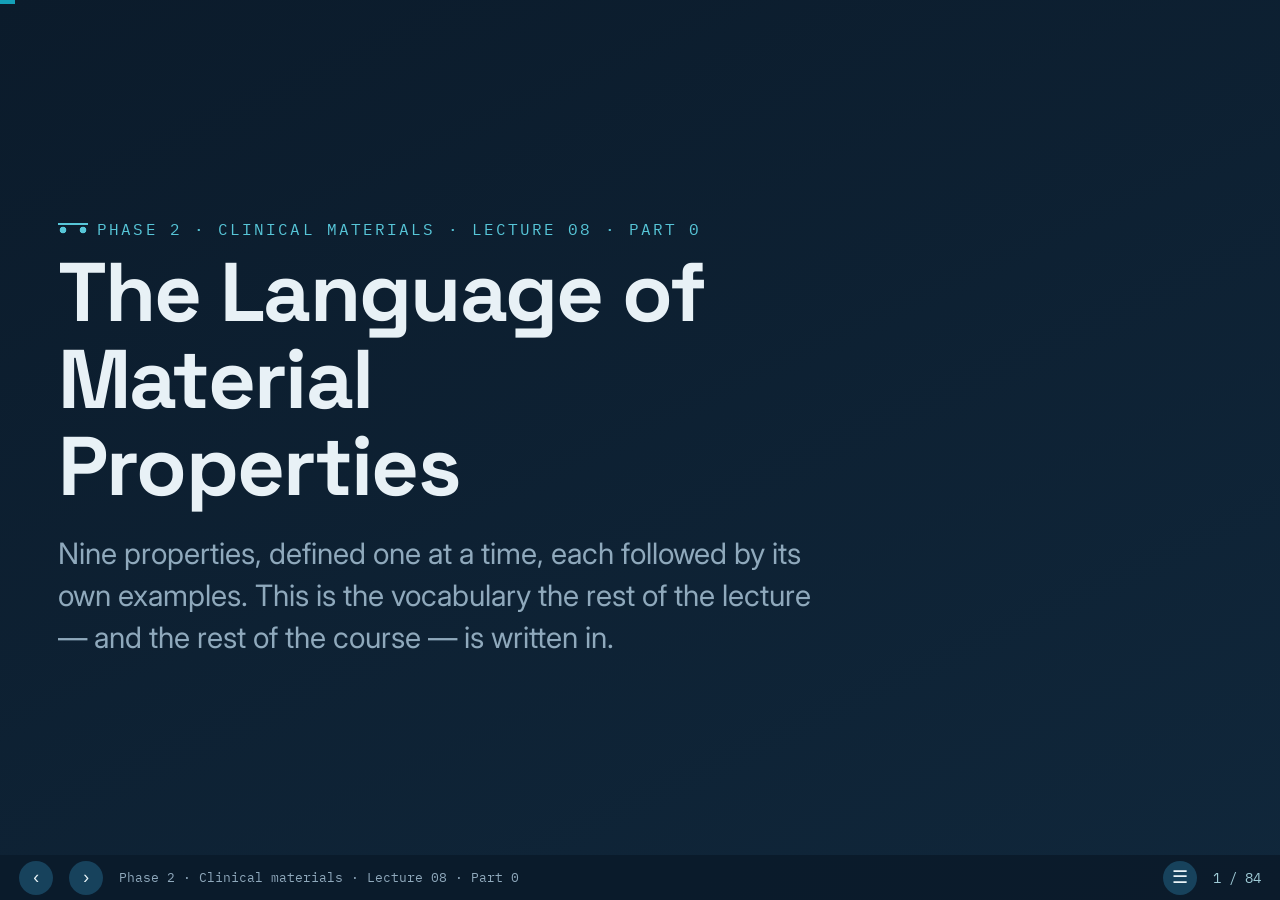
<file: lectures/08-impression-materials/index.html>
<!DOCTYPE html>
<html lang="en"><head><meta charset="UTF-8"><meta name="viewport" content="width=device-width, initial-scale=1.0">
<title>Impression Materials &middot; Dental Materials &middot; Lecture 08</title>
<link rel="preconnect" href="https://fonts.googleapis.com">
<link href="https://fonts.googleapis.com/css2?family=Space+Grotesk:wght@400;500;600;700&family=Inter:wght@400;500;600;700&family=IBM+Plex+Mono:wght@400;500;600&display=swap" rel="stylesheet">
<style>
:root{--paper:#FBFCFD;--surface:#fff;--ink:#0F1B2A;--ink-soft:#31465C;--muted:#5E7285;--line:#E3E9EF;
--primary:#0C7489;--primary-ink:#0A5C6D;--primary-wash:#E7F4F6;--navy:#12315B;
--clinical:#B45309;--clinical-wash:#FDF3E7;--warn:#BE123C;--warn-wash:#FDECEF;--ok:#15803D;
--dark:#0B1B2B;--dark-2:#10273B;--dark-ink:#E8F1F6;--dark-muted:#8FA9BC;--dark-line:#1E3A52;
--f-disp:"Space Grotesk",system-ui,sans-serif;--f-body:"Inter",system-ui,sans-serif;--f-mono:"IBM Plex Mono",monospace;}
*{box-sizing:border-box;margin:0;padding:0}
html,body{height:100%;overflow:hidden;background:var(--dark);font-family:var(--f-body);color:var(--ink)}
.deck{height:100vh;width:100vw;overflow:hidden;position:relative}
.track{display:flex;height:100%;transition:transform .45s cubic-bezier(.4,0,.2,1)}
.slide{min-width:100vw;height:100vh;padding:4vh 4.5vw 6.5vh;background:var(--paper);display:flex;flex-direction:column;position:relative;overflow:hidden}
.s-eyebrow{font-family:var(--f-mono);font-size:1rem;letter-spacing:.13em;text-transform:uppercase;color:var(--primary-ink);margin-bottom:.6rem;display:flex;align-items:center;gap:.6rem}
.s-eyebrow::before{content:"";width:30px;height:10px;background:radial-gradient(circle at 5px 5px,var(--primary) 3.2px,transparent 3.6px),radial-gradient(circle at 25px 5px,var(--primary) 3.2px,transparent 3.6px);border-top:2px solid var(--primary)}
.s-title{font-family:var(--f-disp);font-weight:600;line-height:1.05;color:var(--ink);font-size:clamp(1.9rem,3.4vw,2.9rem);letter-spacing:-.01em;margin-bottom:1.2vh}
.s-sub{font-size:clamp(1.05rem,1.5vw,1.35rem);color:var(--ink-soft);margin-bottom:1.4vh;max-width:74ch;line-height:1.45}
.s-body{flex:1;display:grid;grid-template-columns:1fr 1fr;gap:2.5vw;min-height:0;align-items:center;overflow:hidden}
.s-body.one-col{grid-template-columns:1fr}
.s-body.text-heavy{grid-template-columns:1.2fr .8fr}
.s-body.fig-heavy{grid-template-columns:.85fr 1.15fr}
.col-text{overflow:hidden;padding-right:.3rem;max-height:100%;display:flex;flex-direction:column;justify-content:center}
.col-visual{height:100%;display:flex;flex-direction:column;justify-content:center;gap:1rem;min-height:0}
.blist{list-style:none;display:flex;flex-direction:column;gap:1.05vh}
.blist>li{position:relative;padding-left:1.7rem;font-size:clamp(1.02rem,1.45vw,1.32rem);line-height:1.4;color:var(--ink-soft)}
.blist>li::before{content:"";position:absolute;left:0;top:.5em;width:11px;height:11px;border-radius:50%;border:2px solid var(--primary);background:var(--primary-wash)}
.blist>li b{color:var(--ink)}
.blist .lead-term{font-family:var(--f-disp);font-weight:600;color:var(--primary-ink)}
.blist.cols{columns:2;column-gap:3rem;display:block}
.blist.cols>li{break-inside:avoid;margin-bottom:1.3vh}
.defbox{background:var(--surface);border:1px solid var(--line);border-left:5px solid var(--primary);border-radius:0 12px 12px 0;padding:1rem 1.25rem;margin-bottom:1.1vh;box-shadow:0 6px 22px rgba(15,27,42,.05)}
.defbox .term{font-family:var(--f-disp);font-weight:600;font-size:clamp(1.2rem,1.7vw,1.5rem);color:var(--primary-ink);margin-bottom:.3rem}
.defbox .def{font-size:clamp(1.02rem,1.45vw,1.28rem);color:var(--ink-soft);line-height:1.4}
.steps{display:flex;flex-direction:column;gap:1.05vh;counter-reset:st}
.step{display:grid;grid-template-columns:auto 1fr;gap:1.1rem;align-items:start}
.step::before{counter-increment:st;content:counter(st);font-family:var(--f-mono);font-weight:600;color:#fff;background:var(--primary);width:38px;height:38px;border-radius:50%;display:grid;place-items:center;font-size:1.05rem;flex:none}
.step h4{font-family:var(--f-disp);font-size:clamp(1.1rem,1.55vw,1.38rem);color:var(--ink);margin-bottom:.15rem}
.step p{font-size:clamp(1rem,1.4vw,1.24rem);line-height:1.38;color:var(--ink-soft)}
.key{margin-top:1.4vh;border-left:5px solid var(--clinical);background:var(--clinical-wash);padding:.9rem 1.15rem;border-radius:0 12px 12px 0;font-size:clamp(1.02rem,1.45vw,1.28rem);color:var(--ink);line-height:1.4}
.key b{color:var(--clinical)}
.key .k-tag{font-family:var(--f-mono);font-size:.75rem;letter-spacing:.1em;text-transform:uppercase;color:var(--clinical);display:block;margin-bottom:.35rem}
.mech{background:var(--primary-wash);border:1px solid #BFE2E8;border-radius:12px;padding:.9rem 1.15rem;font-size:clamp(1.02rem,1.45vw,1.26rem);color:var(--ink-soft);line-height:1.4}
.mech .k-tag{font-family:var(--f-mono);font-size:.75rem;letter-spacing:.1em;text-transform:uppercase;color:var(--primary-ink);display:block;margin-bottom:.35rem}
.mech b{color:var(--ink)}
.figbox{background:var(--surface);border:1px solid var(--line);border-radius:16px;padding:.9rem;box-shadow:0 12px 40px rgba(15,27,42,.10);display:flex;flex-direction:column;gap:.5rem;max-height:100%;align-items:center;justify-content:center;overflow:hidden}
.figbox img{width:100%;height:auto;max-height:76vh;object-fit:contain;display:block;border-radius:8px}
.figbox.dual{gap:1rem}
/* A figbox sharing col-visual with another box (a .mech, .key or .dtable below it): the sibling
   keeps its natural, un-shrinkable size (flex:0 0 auto — it is text/data, it is never sacrificed).
   The figure itself uses flex:0 1 auto: it renders at its own natural size (full column width,
   height following the image's real aspect ratio) and only SHRINKS if that natural size would
   overflow the column (min-height:0 lifts the shrink floor). It does not force-grow to fill every
   pixel of leftover height — a forced grow stretches the figure's invisible box taller than the
   image itself, and object-fit:contain then letterboxes the picture inside it, which looks like
   wasted white space above/below a smaller-than-necessary picture. Natural sizing lets the image
   render as large as its own proportions allow at full column width, with no guessed constant and
   no letterbox gap. */
.col-visual > .mech,.col-visual > .key,.col-visual > .dtable{flex:0 0 auto}
.col-visual .figbox:not(:only-child){flex:0 1 auto;min-height:0}
.col-visual .figbox:not(:only-child) img{flex:0 1 auto;min-height:0;width:100%;height:auto;max-height:100%;object-fit:contain}
.col-visual .figbox:not(:only-child) .figcap{flex:0 0 auto}
.figcap{font-size:1.05rem;color:var(--muted);line-height:1.4;text-align:center}
.figcap b{color:var(--ink-soft)}
.slide--focusfig{align-items:center;text-align:center}
.slide--focusfig .ff-head{width:100%;max-width:72ch;margin:0 auto;display:flex;flex-direction:column;align-items:center}
.slide--focusfig .s-eyebrow{justify-content:center}
.slide--focusfig .s-title{margin-bottom:1vh}
.slide--focusfig .s-sub{max-width:74ch;margin:0 auto;text-align:center}
.slide--focusfig .s-body{width:100%;flex:1;padding:1vh 2vw 0.5vh;align-items:center;justify-content:center;justify-items:center}
.slide--focusfig .figbox{margin:0 auto;padding:1.3rem;max-width:26vw;max-height:100%}
.slide--focusfig .figbox img{width:auto;max-width:100%;height:auto;max-height:48vh}
.ph{border:2.5px dashed var(--primary);border-radius:16px;background:repeating-linear-gradient(135deg,#EAF6F8,#EAF6F8 14px,#E1F0F3 14px,#E1F0F3 28px);padding:2rem 1.5rem;text-align:center;display:flex;flex-direction:column;gap:.6rem;align-items:center;justify-content:center;min-height:44vh}
.ph .ph-badge{font-family:var(--f-mono);font-size:.72rem;letter-spacing:.14em;text-transform:uppercase;color:#fff;background:var(--primary);padding:.3rem .8rem;border-radius:999px}
.ph .ph-t{font-family:var(--f-disp);font-weight:600;font-size:clamp(1.25rem,1.85vw,1.55rem);color:var(--primary-ink)}
.ph .ph-f{font-family:var(--f-mono);font-size:1rem;color:var(--muted)}
.ph .ph-d{font-size:1.1rem;color:var(--ink-soft);max-width:36ch;line-height:1.4}
.vs{display:grid;grid-template-columns:1fr 1fr;gap:1.5rem;align-content:center}
.vs.three{grid-template-columns:1fr 1fr 1fr}
.vs .card{background:var(--surface);border:1px solid var(--line);border-radius:16px;padding:1.5rem;box-shadow:0 8px 28px rgba(15,27,42,.07)}
.vs .card h3{font-family:var(--f-disp);font-size:clamp(1.2rem,1.7vw,1.5rem);margin-bottom:.7rem}
.vs .card.a h3{color:var(--primary-ink)} .vs .card.b h3{color:var(--warn)}
.vs .card ul{list-style:none;display:flex;flex-direction:column;gap:.95vh}
.vs .card li{position:relative;padding-left:1.4rem;font-size:clamp(1rem,1.4vw,1.24rem);line-height:1.38;color:var(--ink-soft)}
.vs .card li::before{content:"";position:absolute;left:0;top:.5em;width:9px;height:9px;border-radius:50%}
.vs .card.a li::before{background:var(--primary)} .vs .card.b li::before{background:var(--warn)}
.vs .card li b{color:var(--ink)}
.objlist{list-style:none;display:grid;grid-template-columns:1fr 1fr;gap:1.4vh 2.5rem;counter-reset:ob}
.objlist li{counter-increment:ob;display:grid;grid-template-columns:auto 1fr;gap:1rem;align-items:start;font-size:clamp(1.25rem,1.75vw,1.5rem);line-height:1.42;color:var(--ink-soft)}
.objlist li::before{content:counter(ob);font-family:var(--f-mono);font-weight:600;color:#fff;background:var(--primary);width:36px;height:36px;border-radius:50%;display:grid;place-items:center;font-size:1rem}
.objlist li b{color:var(--ink)}
.objgrid{display:grid;grid-template-columns:repeat(3,1fr);gap:1.3rem;flex:1;min-height:0}
.objcard{background:var(--surface);border:1px solid var(--line);border-radius:14px;padding:1.1rem 1.25rem;box-shadow:0 8px 24px rgba(15,27,42,.06);display:flex;flex-direction:column;gap:.55rem}
.objnum{font-family:var(--f-mono);font-weight:600;color:#fff;background:var(--primary);width:38px;height:38px;border-radius:50%;display:grid;place-items:center;font-size:1.05rem;flex:none}
.objtxt{font-size:clamp(.98rem,1.4vw,1.2rem);line-height:1.36;color:var(--ink-soft)}
.objtxt b{color:var(--ink)}
.flowstrip{background:var(--primary-wash);border:1px solid #BFE2E8;border-radius:14px;padding:1rem 1.4rem;display:flex;align-items:center;justify-content:center}
.flowstrip svg{width:100%;max-width:900px;height:auto;display:block}
.instrument{background:linear-gradient(160deg,rgba(255,255,255,.05),rgba(255,255,255,.015));border:1px solid var(--dark-line);border-radius:22px;padding:1.6rem 1.6rem 1.4rem;box-shadow:0 20px 50px rgba(0,0,0,.25),inset 0 1px 0 rgba(255,255,255,.06)}
.viscowrap{margin-top:1.4rem}
.viscolabel{font-family:var(--f-mono);font-size:1.05rem;color:var(--dark-muted);display:flex;justify-content:space-between;margin-bottom:.5rem;text-transform:uppercase;letter-spacing:.07em}
.viscolabel span:last-child{color:#fff;font-weight:600;letter-spacing:.03em}
.viscobar{width:100%;height:22px;border-radius:999px;background:rgba(255,255,255,.07);border:1px solid var(--dark-line);overflow:hidden;box-shadow:inset 0 2px 6px rgba(0,0,0,.35)}
.viscofill{height:100%;width:0%;background:linear-gradient(90deg,#57C6D8,#8FD1A8,#F2B84B,#D64545);transition:width .3s;box-shadow:0 0 12px rgba(87,198,216,.5)}
.slide--title,.slide--divider,.slide--interactive{background:linear-gradient(155deg,var(--dark),var(--dark-2));color:var(--dark-ink);justify-content:center}
.slide--title .s-eyebrow,.slide--divider .s-eyebrow,.slide--interactive .s-eyebrow{color:#57C6D8}
.slide--title .s-eyebrow::before,.slide--divider .s-eyebrow::before,.slide--interactive .s-eyebrow::before{background:radial-gradient(circle at 5px 5px,#57C6D8 3.2px,transparent 3.6px),radial-gradient(circle at 25px 5px,#57C6D8 3.2px,transparent 3.6px);border-top-color:#57C6D8}
.slide--title h1{font-family:var(--f-disp);font-weight:700;font-size:clamp(2.9rem,6.5vw,5.2rem);line-height:1.05;letter-spacing:-.02em;margin-bottom:1.4rem}
.slide--title .frame{font-size:clamp(1.35rem,2.3vw,1.85rem);color:var(--dark-muted);max-width:42ch;line-height:1.42}
.slide--divider .num{font-family:var(--f-disp);font-weight:700;font-size:clamp(4.5rem,12vw,9rem);color:var(--dark-line);line-height:1}
.slide--divider h2{font-family:var(--f-disp);font-weight:600;font-size:clamp(2.4rem,5vw,4rem);color:#fff;margin-top:-1vh}
.slide--divider .d-list{margin-top:2.2vh;color:var(--dark-muted);font-size:clamp(1.2rem,1.8vw,1.5rem);display:flex;flex-wrap:wrap;gap:.5rem 1.6rem}
.slide--interactive .s-title{color:#fff}
.control{margin:1.4vh 0}
.control label{font-family:var(--f-mono);font-size:1.1rem;color:var(--dark-muted);display:flex;justify-content:space-between;margin-bottom:.4rem}
.control input[type=range]{width:100%;accent-color:#14A0B8;height:7px}
.igloss{color:var(--dark-muted);font-size:clamp(1.02rem,1.45vw,1.26rem);line-height:1.42;margin-top:1.1vh}
.igloss b{color:#fff}
.calc{background:rgba(255,255,255,.05);border:1px solid var(--dark-line);border-radius:16px;padding:1.6rem 1.8rem}
.calc .out{font-family:var(--f-mono);margin-top:1.2rem;display:flex;flex-direction:column;gap:.7rem}
.calc .out .row{display:flex;justify-content:space-between;align-items:baseline;border-bottom:1px dashed var(--dark-line);padding-bottom:.5rem}
.calc .out .lbl{color:var(--dark-muted);font-size:1rem}
.calc .out .big{color:#57C6D8;font-size:clamp(1.5rem,2.8vw,2.2rem);font-weight:600}
.calc .formula{font-family:var(--f-mono);color:#fff;font-size:clamp(1.05rem,1.5vw,1.3rem);margin-top:1rem;text-align:center;background:rgba(20,160,184,.12);border-radius:10px;padding:.7rem}
.deckbar{position:fixed;bottom:0;left:0;right:0;height:5vh;min-height:38px;background:rgba(11,27,43,.94);color:#fff;display:flex;align-items:center;gap:1rem;padding:0 1.2rem;z-index:20;font-family:var(--f-mono)}
.deckbar .part{font-size:.8rem;color:var(--dark-muted);flex:1;white-space:nowrap;overflow:hidden;text-overflow:ellipsis}
.deckbar .count{font-size:.85rem;color:#9FCBD6}
.navbtn{border:0;background:#17425C;color:#EAF4F8;width:34px;height:34px;border-radius:50%;cursor:pointer;font-size:1.1rem;display:grid;place-items:center}
.navbtn:hover{background:#1E5877}
.count{cursor:pointer;user-select:none}
.count:hover{color:#fff;text-decoration:underline}
.overview{position:fixed;inset:0;z-index:40;background:rgba(8,18,28,.97);display:none;flex-direction:column;padding:3vh 3vw}
.overview.open{display:flex}
.overview h3{font-family:var(--f-disp);color:#fff;font-size:1.6rem;margin-bottom:.4rem}
.overview .ov-hint{font-family:var(--f-mono);color:var(--dark-muted);font-size:.9rem;margin-bottom:2vh}
.ov-grid{flex:1;overflow-y:auto;display:grid;grid-template-columns:repeat(auto-fill,minmax(220px,1fr));gap:.9rem;align-content:start}
.ov-item{background:#10273B;border:1px solid #1E3A52;border-radius:10px;padding:.8rem .9rem;cursor:pointer;display:flex;gap:.7rem;align-items:flex-start;transition:background .15s,border-color .15s;text-align:left}
.ov-item:hover{background:#17425C;border-color:#57C6D8}
.ov-item .ov-n{font-family:var(--f-mono);font-size:.8rem;color:#57C6D8;flex:none;min-width:1.6rem}
.ov-item .ov-t{font-size:.92rem;color:#E8F1F6;line-height:1.3}
.ov-item.is-part{background:#0A5C6D;border-color:#0C7489}
.ov-item.is-part .ov-t{font-weight:600}
.ov-close{position:absolute;top:2vh;right:2vw;background:#17425C;color:#fff;border:0;border-radius:8px;padding:.5rem .9rem;cursor:pointer;font-family:var(--f-mono);font-size:.9rem}
.ov-close:hover{background:#1E5877}
.progress{position:fixed;top:0;left:0;height:4px;background:#14A0B8;z-index:21;transition:width .3s;width:0}
@media (max-width:900px){.s-body,.s-body.text-heavy,.s-body.fig-heavy{grid-template-columns:1fr;gap:1.2rem}.objlist,.blist.cols{grid-template-columns:1fr;columns:1}}

/* ---- Lecture 07 additions ---- */
.wgrid{display:grid;grid-template-columns:1fr 1fr;gap:2vw;flex:1;min-height:0;align-items:center}
.wgrid.wide{grid-template-columns:.78fr 1.22fr}
.readout{display:grid;grid-template-columns:1fr 1fr;gap:.9rem;margin-top:1.2vh}
.rcard{background:rgba(255,255,255,.05);border:1px solid var(--dark-line);border-radius:12px;padding:.75rem .9rem}
.rcard .rl{font-family:var(--f-mono);font-size:.82rem;letter-spacing:.08em;text-transform:uppercase;color:var(--dark-muted);display:block;margin-bottom:.25rem}
.rcard .rv{font-family:var(--f-mono);font-size:clamp(1.3rem,2.3vw,1.9rem);font-weight:600;color:#57C6D8;line-height:1.1}
.rcard .rv.warn{color:#F58A9B}
.rcard .rv.ok{color:#8FD1A8}
.rcard .rs{font-size:.9rem;color:var(--dark-muted);display:block;margin-top:.15rem}
.seg{display:flex;gap:.5rem;margin:.8rem 0 .2rem}
.seg button{flex:1;background:rgba(255,255,255,.05);border:1px solid var(--dark-line);color:var(--dark-muted);font-family:var(--f-mono);font-size:1rem;padding:.6rem .2rem;border-radius:10px;cursor:pointer}
.seg button.on{background:#14A0B8;border-color:#14A0B8;color:#04222B;font-weight:600}
.stagestrip{display:grid;grid-template-columns:repeat(5,1fr);gap:.8rem;margin-top:1vh}
.stage{border:1px solid var(--line);border-radius:14px;padding:.9rem .8rem;text-align:center;background:var(--surface);display:flex;flex-direction:column;gap:.5rem;align-items:center}
.stage .chip{width:100%;height:52px;border-radius:8px;border:1px solid rgba(0,0,0,.12)}
.stage .st{font-family:var(--f-disp);font-weight:600;font-size:clamp(.98rem,1.25vw,1.12rem);color:var(--ink)}
.stage .sd{font-size:.94rem;color:var(--muted);line-height:1.32}
.stage.green{border-color:#F1C7CF;box-shadow:0 0 0 2px #FDECEF inset}
.axisnote{font-family:var(--f-mono);font-size:.95rem;color:var(--primary-ink);text-align:center;margin-top:.9vh;letter-spacing:.04em}
.srcline{font-family:var(--f-mono);font-size:.85rem;color:var(--muted);margin-top:.8vh}
.slide--interactive .srcline{color:var(--dark-muted)}
.twocap{display:grid;grid-template-columns:1fr 1fr;gap:1.2rem;margin-top:1vh}
.pill{display:inline-block;font-family:var(--f-mono);font-size:.8rem;letter-spacing:.08em;text-transform:uppercase;padding:.25rem .7rem;border-radius:999px;background:var(--primary-wash);color:var(--primary-ink);border:1px solid #BFE2E8}
.pill.warn{background:var(--warn-wash);color:var(--warn);border-color:#F1C7CF}
.pill.clin{background:var(--clinical-wash);color:var(--clinical);border-color:#EFD8B8}
.dtable{width:100%;border-collapse:collapse;font-size:clamp(1rem,1.35vw,1.2rem)}
.dtable th,.dtable td{border-bottom:1px solid var(--line);padding:.62rem .7rem;text-align:left;color:var(--ink-soft)}
.dtable th{font-family:var(--f-mono);font-size:.85rem;letter-spacing:.07em;text-transform:uppercase;color:var(--primary-ink);border-bottom:2px solid var(--primary)}
.chart{width:100%;display:block}
.chart .grid{stroke:var(--line);stroke-width:1}
.chart .cat{font-family:var(--f-disp);font-weight:600;font-size:15px;fill:var(--ink)}
.chart .val{font-family:var(--f-mono);font-weight:700;font-size:13.5px;fill:var(--ink)}
.chart .tick{font-family:var(--f-mono);font-size:11px;fill:var(--muted)}
.chart .axislabel{font-family:var(--f-mono);font-size:11px;fill:var(--muted);letter-spacing:.06em}
.chart .note{font-family:var(--f-body);font-size:12.5px;font-style:italic;fill:var(--muted)}
.chart .legend text{font-family:var(--f-mono);font-size:11px;fill:var(--muted)}
.dtable td b{color:var(--ink)}
.dtable tr.hi td{background:var(--primary-wash)}
.objgrid.compact{flex:none;grid-auto-rows:min-content}
.objgrid.compact .objcard{padding:.9rem 1rem;gap:.4rem}
.roadmap{display:grid;grid-template-columns:repeat(5,1fr);gap:.8rem;margin-top:1.6vh}
.rm{background:var(--surface);border:1px solid var(--line);border-top:4px solid var(--primary);border-radius:12px;padding:.8rem .9rem;display:flex;flex-direction:column;gap:.35rem}
.rm .rmn{font-family:var(--f-mono);font-size:.78rem;letter-spacing:.1em;color:var(--primary-ink)}
.rm .rmt{font-family:var(--f-disp);font-weight:600;font-size:clamp(1rem,1.3vw,1.16rem);color:var(--ink);line-height:1.22}
.rm .rmd{font-size:.94rem;color:var(--muted);line-height:1.3}
.rm.a2{border-top-color:var(--clinical)}
.spine{margin-top:1.4vh;border-left:5px solid var(--primary);background:var(--primary-wash);padding:.85rem 1.1rem;border-radius:0 12px 12px 0;font-size:clamp(1.02rem,1.4vw,1.24rem);color:var(--ink-soft);line-height:1.4}
.spine b{color:var(--primary-ink)}
/* Learning-outcomes slide: the 3 blocks (objectives, principle, roadmap) used to just stack at the
   top with a fixed .compact sizing, leaving the lower half of the slide empty. .lo-body makes them
   flex-grow to use the real height of the slide, and enlarges type/padding to match — the same
   flex-based, no-guessed-number approach as [D-20], applied to vertical rhythm instead of a figure. */
.lo-body{flex:1;display:flex;flex-direction:column;justify-content:center;gap:2.6vh;min-height:0}
.lo-body .objcard{padding:1.35rem 1.5rem;gap:.6rem}
.lo-body .objnum{width:44px;height:44px;font-size:1.15rem}
.lo-body .objtxt{font-size:clamp(1.08rem,1.55vw,1.32rem);line-height:1.4}
.lo-body .spine{margin-top:0;font-size:clamp(1.1rem,1.6vw,1.34rem);padding:1.1rem 1.3rem}
.lo-body .roadmap{margin-top:0}
.lo-body .rm{padding:1.05rem 1.15rem;gap:.45rem}
.lo-body .rm .rmt{font-size:clamp(1.05rem,1.4vw,1.24rem)}
.lo-body .rm .rmd{font-size:1rem;line-height:1.35}
.frameflow{display:flex;align-items:stretch;gap:.9rem}
.ff-seg{flex:1;text-align:center;padding:1rem 1rem;border-radius:12px;background:var(--surface);border:1px solid var(--line);display:flex;flex-direction:column;justify-content:center;gap:.25rem}
.ff-seg.ff-a{border-top:4px solid var(--primary)}
.ff-seg.ff-b{border-top:4px solid var(--clinical)}
.ff-label{font-family:var(--f-disp);font-weight:700;font-size:clamp(1.1rem,1.6vw,1.36rem);color:var(--ink);letter-spacing:.01em}
.ff-sub{font-family:var(--f-mono);font-size:.82rem;color:var(--muted);letter-spacing:.06em;text-transform:uppercase}
.ff-arrow{display:flex;align-items:center;font-size:1.7rem;color:var(--muted);flex:none}
.ph{min-height:0;padding:1.4rem 1.2rem}
.figbox .ph{width:100%}
.datastrip{display:grid;grid-template-columns:repeat(3,1fr);gap:.9rem;margin-top:1.2vh}
.ds{background:var(--surface);border:1px solid var(--line);border-radius:12px;padding:.75rem .9rem}
.ds .dsv{font-family:var(--f-mono);font-weight:600;font-size:clamp(1.25rem,2vw,1.7rem);color:var(--primary-ink);line-height:1.1}
.ds .dsl{font-size:.92rem;color:var(--muted);line-height:1.3;margin-top:.2rem}

/* ---- Lecture 08 additions ---- */
.col-text .defbox + .defbox{margin-top:.9vh}
.s-body.text-heavy .defbox .def{font-size:clamp(1rem,1.4vw,1.24rem)}
.s-body.one-col > .roadmap{margin-top:0}
.dtable.gloss th,.dtable.gloss td{padding:.42rem .6rem;font-size:clamp(.95rem,1.25vw,1.12rem)}
.dtable.gloss td:last-child,.dtable.gloss th:last-child{font-family:var(--f-mono);font-size:.88rem;color:var(--muted)}
.dtable.gloss td:first-child{font-family:var(--f-mono);color:var(--primary-ink)}
.stagestrip .sd{font-size:clamp(.9rem,1.12vw,1.02rem)}
.stagestrip .chip{height:34px}
/* [D-21] one idea per slide: slides now carry fewer blocks, so the blocks themselves
   are allowed to breathe. Boxes and cards grow into the height they are given rather
   than sitting at the top of an empty column. */
.col-text,.col-visual{justify-content:center}
.s-body.one-col > .vs{align-content:center}
.s-body.one-col .vs .card{padding:1.7rem 1.8rem}
.s-body.one-col .vs .card li{font-size:clamp(1.05rem,1.5vw,1.32rem)}
.s-body.one-col .vs .card h3{font-size:clamp(1.3rem,1.9vw,1.7rem)}
/* A definition slide with a single defbox: give the definition itself more presence. */
.col-text > .defbox:only-child .term{font-size:clamp(1.35rem,2vw,1.75rem)}
.col-text > .defbox:only-child .def{font-size:clamp(1.1rem,1.6vw,1.4rem)}
/* .datastrip: .dsv and .dsl are spans, so they run together on one line and the
   margin-top on .dsl is ignored. They have to be block for the value to sit above
   its caption. (Inherited from the Lecture 07 stylesheet; fixed here.) */
.ds .dsv,.ds .dsl{display:block}
/* A figure that is the only thing in a one-column body should use the height it is
   given rather than its intrinsic pixel size — same flex-grow reasoning as [D-20]. */
/* Figure alone on a slide: the figbox is the only child of the body and simply fills it.
   The caption for these slides lives in the slide subtitle instead, so there is no
   image-versus-caption height negotiation to get wrong — the simplest construction that
   cannot be clipped. */
/* CORRIGIDO 2026-08-19. A regra anterior usava `flex:1 1 0` e `max-height:100%`, mas
   `.s-body.one-col` e um GRID, nao um flex container: o flex-grow nao tem efeito, o pai
   fica com altura automatica, e o `100%` da imagem resolve contra nada — a figura dos
   quatro backbones colapsou numa faixa de ~40 px. O teto passa a ser declarado em vh,
   que e absoluto e nao depende da altura do pai. */
.s-body.one-col > .figbox:only-child{width:100%;max-width:none;padding:1rem;min-height:0;text-align:center}
.s-body.one-col > .figbox:only-child img{width:auto;max-width:100%;height:auto;max-height:66vh;object-fit:contain;display:block;margin:0 auto}

/* ---- Images were being clipped at the top. Why, and the fix. ----
   The base rule is `.figbox img{width:100%;height:auto;max-height:76vh}`. Forcing
   width:100% makes the height follow the image's aspect ratio, and 76vh is a guessed
   ceiling that does not know how much height the column actually has left after the
   title, the subtitle and any sibling box. When the resulting height exceeds the column,
   `.figbox{overflow:hidden}` silently cuts the top off — which is exactly what happened
   to the "too stiff" figure, where the two panel headings disappeared.
   The fix states the real constraint instead of guessing: the image may use up to the
   full width AND up to the full height of whatever space the flex column gives the
   figbox, and object-fit:contain keeps its proportions. No fixed number anywhere. [D-20] */
.col-visual > .figbox{flex:0 1 auto;min-height:0;overflow:hidden}
.col-visual > .figbox img{width:auto;max-width:100%;height:auto;max-height:100%;object-fit:contain}
/* ---- Part 2: comparison tables ---- */
/* Rankings and comparison cells need a colour that says better/worse without relying on
   the reader remembering a legend. Kept to the deck palette. */
.dtable .better{color:var(--ok);font-weight:600}
.dtable .worse{color:var(--warn);font-weight:600}
.dtable .mid{color:var(--clinical);font-weight:600}
.dtable .yes{color:var(--warn);font-weight:600}
.dtable .no{color:var(--ok);font-weight:600}
.dtable.rank td:nth-child(2){font-family:var(--f-mono);font-size:.92rem;letter-spacing:.03em;white-space:nowrap}
.dtable.rank td:nth-child(3){font-size:clamp(1rem,1.35vw,1.2rem)}
/* The side-by-side table of four materials has 5 columns and 10 rows: tighten it and let
   the first column carry the weight. */
.dtable.gloss td:not(:first-child),.dtable.gloss th:not(:first-child){text-align:center}
.dtable.gloss td:first-child{font-family:var(--f-body);color:var(--ink-soft)}
/* ---- Figure sizing carried over from the Lecture 04 deck ---- */
.s-body>.col-visual{justify-content:center}
.col-visual .ph{min-height:60vh;height:100%;width:100%}
.col-visual .figbox{max-height:100%}
.s-body.one-col{gap:1.6vh;align-content:center}

/* ---- Figura larga ocupando o slide inteiro ----
   Nao brigar com a cascata: `.figbox{max-width:26vw}` mais acima existe para as figuras
   que dividem o slide com texto, e estava esmagando a figura de 1800x1000 numa faixa de
   40 px. Uma classe propria e mais previsivel que empilhar seletores. */
.figbox.wide{max-width:none;width:100%;max-height:none;padding:1.1rem}
.figbox.wide img{width:auto;max-width:100%;height:auto;max-height:56vh;object-fit:contain;display:block;margin:0 auto}


</style></head><body>
<div class="progress" id="prog"></div>
<div class="deck"><div class="track" id="track">
<section class="slide slide--title"><p class="s-eyebrow">Phase 2 · Clinical materials · Lecture 08 · Part 0</p><h1>The Language of<br>Material<br>Properties</h1><p class="frame">Nine properties, defined one at a time, each followed by its own examples. This is the vocabulary the rest of the lecture &mdash; and the rest of the course &mdash; is written in.</p></section>

<section class="slide">
<p class="s-eyebrow">Context · Before the vocabulary</p>
<h2 class="s-title">The procedure these properties describe</h2>
<p class="s-sub">Every property in this section is a question about one step of this sequence.</p>
<div class="s-body one-col">
<div class="stagestrip" style="grid-template-columns:repeat(6,1fr)">
<div class="stage"><div class="chip" style="background:#E7F4F6;border-color:#BFE2E8"></div><span class="st">1 · Tray</span><span class="sd">A rigid carrier, shaped like an arch, holds the soft material and takes it to the teeth.</span></div>
<div class="stage"><div class="chip" style="background:#D9EEF2;border-color:#BFE2E8"></div><span class="st">2 · Impression</span><span class="sd">The material is pressed against the teeth and sets. Removed, it is a negative copy.</span></div>
<div class="stage"><div class="chip" style="background:#FDF3E7;border-color:#EFD8B8"></div><span class="st">3 · Pouring</span><span class="sd">Gypsum, a plaster slurry, is poured into the negative and left to harden.</span></div>
<div class="stage"><div class="chip" style="background:#F6EAD6;border-color:#EFD8B8"></div><span class="st">4 · Cast and die</span><span class="sd">The hardened gypsum is a positive copy of the mouth.</span></div>
<div class="stage"><div class="chip" style="background:#EDE7F6;border-color:#D6CCE8"></div><span class="st">5 · Restoration</span><span class="sd">A crown is built on that copy, in the laboratory.</span></div>
<div class="stage green"><div class="chip" style="background:#FDECEF;border-color:#F1C7CF"></div><span class="st">6 · Fitting</span><span class="sd">The crown goes to the patient. It fits the copy. Whether it fits the tooth is the question.</span></div>
</div>
<div class="key"><span class="k-tag">Scope of this lecture</span>The patient's mouth is measured <b>once</b>, at step 2. Everything after that is a copy of a copy. An error introduced at step 2 is inherited by every later step, and is not discovered until step 6.</div>
</div>
</section>

<section class="slide">
<p class="s-eyebrow">Context · Vocabulary of the procedure</p>
<h2 class="s-title">Six words used throughout this lecture</h2>
<p class="s-sub">These are the terms the definitions rest on. They are not properties &mdash; they are the objects the properties are about.</p>
<div class="s-body one-col">
<div style="width:100%;max-width:78vw">
<div class="defbox"><div class="term">Tray</div><div class="def">The rigid arch-shaped carrier that holds the unset material and takes it to the teeth.</div></div>
<div class="defbox"><div class="term">Impression</div><div class="def">The set material after removal: a <b>negative</b> of the mouth, with a hole where each tooth was.</div></div>
<div class="defbox"><div class="term">Cast and die</div><div class="def">The hardened gypsum poured into the impression is the <b>cast</b>, a positive copy. The portion reproducing one prepared tooth is the <b>die</b>.</div></div>
</div>
<div class="col-text">
<div class="defbox"><div class="term">Prepared tooth</div><div class="def">A tooth reshaped with a drill so that a restoration can be fitted over it.</div></div>
<div class="defbox"><div class="term">Margin</div><div class="def">The boundary line where the restoration will end and the tooth surface begins. The hardest feature in the mouth to record, and the one that decides whether a crown succeeds.</div></div>
<div class="defbox"><div class="term">Gingival sulcus</div><div class="def">The shallow groove between tooth and gum. Margins are often placed at, or just inside, it &mdash; which is why the material has to reach in there.</div></div>
</div>
</div>
</section>

<section class="slide">
<p class="s-eyebrow">Context</p>
<h2 class="s-title">Why the properties come before the materials</h2>
<p class="s-sub">A comparison is only informative once both sides of it are understood.</p>
<div class="s-body text-heavy">
<div class="col-text">
<div class="defbox"><div class="term">An impression is a dimensional record</div><div class="def">A soft material is placed against the teeth, becomes solid, and is removed carrying a negative copy of them. Every property in this section describes one way that record can be gained, kept or lost.</div></div>
<ul class="blist">
<li><b>Each property answers one question</b>, at one moment of the procedure.</li>
<li><b>The properties are not interchangeable.</b> A material can be excellent at one and poor at another &mdash; which is why a table is needed rather than a ranking.</li>
<li><b>Every term is defined in an international standard</b>, and the clause number is given, so the definition can be looked up rather than remembered.</li>
</ul>
</div>
<div class="col-visual">
<div class="figbox"><img src="assets/impression-timeline-four-moments.png" alt=""><p class="figcap">The properties grouped by the moment at which each one acts.</p></div>
</div>
</div>
</section>

<section class="slide">
<p class="s-eyebrow">Context · Map</p>
<h2 class="s-title">The nine properties and the question each one answers</h2>
<p class="s-sub">The four groups follow the sequence of the procedure.</p>
<div class="s-body one-col">
<div class="roadmap" style="grid-template-columns:repeat(3,1fr)">
<div class="rm"><span class="rmn">1 · Mixing</span><span class="rmt">Consistency</span><span class="rmd">How thick is the mixed paste?</span></div>
<div class="rm"><span class="rmn">2 · Mixing</span><span class="rmt">Working &amp; setting time</span><span class="rmd">How long can it be shaped, and when is it safe to remove?</span></div>
<div class="rm"><span class="rmn">3 · Mixing</span><span class="rmt">Wettability</span><span class="rmd">Does it spread over a moist surface?</span></div>
</div>
<div class="roadmap" style="grid-template-columns:repeat(3,1fr);margin-top:1.4vh">
<div class="rm a2"><span class="rmn">4 · Recording</span><span class="rmt">Detail reproduction</span><span class="rmd">What is the finest line it can copy?</span></div>
<div class="rm a2"><span class="rmn">5 · Removal</span><span class="rmt">Elastic recovery &amp;<br>permanent deformation</span><span class="rmd">How much of its shape does it get back &mdash; and how much not?</span></div>
<div class="rm a2"><span class="rmn">6 · Removal</span><span class="rmt">Strain in compression</span><span class="rmd">How much does it give under a load?</span></div>
</div>
<div class="roadmap" style="grid-template-columns:repeat(3,1fr);margin-top:1.4vh">
<div class="rm a2"><span class="rmn">7 · Removal</span><span class="rmt">Tear strength</span><span class="rmd">What force tears it where it is thinnest?</span></div>
<div class="rm"><span class="rmn">8 · Storage and pouring</span><span class="rmt">Dimensional change &amp;<br>stability</span><span class="rmd">Does the record hold, and in which direction does it drift?</span></div>
<div class="rm"><span class="rmn">9 · Storage and pouring</span><span class="rmt">Accuracy</span><span class="rmd">Is it close to the truth, and does it repeat?</span></div>
</div>
</div>
</section>

<section class="slide slide--divider"><div class="s-eyebrow">Group 1 of 4</div><div class="num">01</div><h2>Before the material sets</h2><div class="d-list"><span>Consistency</span><span>· Working and setting time</span><span>· Wettability</span></div></section>

<section class="slide">
<p class="s-eyebrow">Property 1 · Definition</p>
<h2 class="s-title">Consistency</h2>
<p class="s-sub">How thick or runny the freshly mixed material is.</p>
<div class="s-body">
<div class="col-text">
<div class="defbox"><div class="term">Consistency</div><div class="def">How readily a freshly mixed material flows, or resists flowing, under a given load.</div></div>
<div class="mech"><span class="k-tag">Important qualification</span>It is a property of the <b>unset paste only</b>. Once the material has set, consistency no longer exists as a measurable quantity &mdash; the property that replaces it is strain in compression, defined later in this lecture.</div>
<p class="srcline">ISO 4823, clause 3.1.</p>
</div>
<div class="col-visual">
<div class="figbox"><img src="assets/consistency-four-types-disc-test.png" alt=""><p class="figcap">Same volume, same load: the disc that spreads wider is the runnier material.</p></div>
</div>
</div>
</section>

<section class="slide">
<p class="s-eyebrow">Property 1 · Example</p>
<h2 class="s-title">Consistency in everyday materials</h2>
<p class="s-sub">Three kitchen materials under the same push.</p>
<div class="s-body one-col">
<div class="vs three">
<div class="card a"><h3>Honey</h3><ul>
<li>Flows on its own, under its own weight.</li>
<li>Finds every crack and corner.</li>
<li>Will not stay where it is put.</li>
</ul></div>
<div class="card a"><h3>Toothpaste</h3><ul>
<li>Flows when pushed, stops when the push stops.</li>
<li>Holds a ridge.</li>
</ul></div>
<div class="card a"><h3>Modelling clay</h3><ul>
<li>Barely moves under the same push.</li>
<li>Keeps whatever shape it is given.</li>
<li>Pushes back on whatever is next to it.</li>
</ul></div>
</div>
<div class="key"><span class="k-tag">Interpretation</span>All three are the same property at three values. An impression material is chosen along exactly this scale &mdash; and the choice decides <b>where in the mouth</b> that material can be used.</div>
</div>
</section>

<section class="slide">
<p class="s-eyebrow">Property 1 · Example</p>
<h2 class="s-title">The four consistencies of impression material</h2>
<p class="s-sub">Consistency is the single measurement that assigns a material to a type.</p>
<div class="s-body">
<div class="col-text">
<table class="dtable"><tr><th>Type</th><th>Name</th><th>Where it goes</th></tr>
<tr><td><b>0</b></td><td>Putty</td><td>Stiffest. Loaded in the tray, compresses the others into place</td></tr>
<tr><td><b>1</b></td><td>Heavy-bodied</td><td>Tray material</td></tr>
<tr><td><b>2</b></td><td>Medium-bodied</td><td>General purpose, tray or syringe</td></tr>
<tr class="hi"><td><b>3</b></td><td>Light-bodied</td><td>Runniest. Syringed around the margin</td></tr></table>
<p class="srcline">ISO 4823, clause 4. Measured as the diameter of a disc formed when a fixed volume is compressed under a fixed load: runnier material, wider disc.</p>
</div>
<div class="col-visual">
<div class="mech"><span class="k-tag">Note</span>The type is not a quality grade. A putty and a light body are not a worse and a better material &mdash; they are two jobs. The standard judges each type against a <b>different</b> requirement for detail reproduction, precisely because only one of them is expected to record the margin.</div>
</div>
</div>
</section>

<section class="slide">
<p class="s-eyebrow">Property 1 · Clinical example</p>
<h2 class="s-title">Why two consistencies are used in the same impression</h2>
<p class="s-sub">The two requirements cannot be met by one material.</p>
<div class="s-body">
<div class="col-text">
<div class="vs">
<div class="card a"><h3>The runny one</h3><ul>
<li>Delivered from a syringe directly around the prepared tooth.</li>
<li>Must reach into the gingival sulcus to capture the margin.</li>
<li>On its own it would collapse and flow away from the tooth.</li>
</ul></div>
<div class="card a"><h3>The stiff one</h3><ul>
<li>Fills the tray behind it.</li>
<li>Pushes the runny material into the sulcus and holds it there.</li>
<li>On its own it could never reach the detail.</li>
</ul></div>
</div>
<div class="key"><span class="k-tag">Practical consequence</span>A single impression is normally made with <b>two materials at once</b>, set simultaneously against each other: one runny enough to reach the margin, one stiff enough to drive it there.</div>
</div>
<div class="col-visual">
<div class="figbox"><img src="assets/two-consistencies-one-impression.png" alt=""><p class="figcap">The heavy body presses the light body into the sulcus; neither would work alone.</p></div>
</div>
</div>
</section>

<section class="slide">
<p class="s-eyebrow">Property 2 · Definition</p>
<h2 class="s-title">Working time</h2>
<p class="s-sub">The window in which the material can still be shaped.</p>
<div class="s-body">
<div class="col-text">
<div class="defbox"><div class="term">Working time</div><div class="def">The period that begins when mixing starts and ends when the material begins to behave elastically &mdash; when it springs back instead of flowing, and can no longer be shaped without damaging the record it will carry.</div></div>
<div class="mech"><span class="k-tag">Important qualification</span>Working time ends <b>before the material feels hard</b>. Anything shaped after that moment records a distorted surface, even though the paste still looks and feels workable.</div>
<p class="srcline">ISO 4823, clause 3.11.</p>
</div>
<div class="col-visual">
<div class="figbox"><img src="assets/working-setting-time-two-clocks.png" alt=""><p class="figcap">Both clocks start at mixing. The first closes while the paste still feels soft.</p></div>
</div>
</div>
</section>

<section class="slide">
<p class="s-eyebrow">Property 2 · Definition</p>
<h2 class="s-title">Setting time</h2>
<p class="s-sub">The second clock, running from the same moment.</p>
<div class="s-body">
<div class="col-text">
<div class="defbox"><div class="term">Setting time</div><div class="def">The period from the start of mixing until the reaction has progressed far enough for the material to be removed from the mouth without deforming.</div></div>
<div class="mech"><span class="k-tag">Note</span>The standard sets <b>no required value</b> for either time. It requires the material to perform as the manufacturer states &mdash; so these are numbers to read on the box, not values to memorise. The order of magnitude is <b>minutes</b>: roughly two to ten, depending on the material.</div>
<p class="srcline">ISO 4823, clause 5.4.</p>
</div>
<div class="col-visual">
<div class="key"><span class="k-tag">Practical consequence</span>Two clocks, one start. The operator races the first one; the patient waits out the second. A material with a long working time and a short setting time would be ideal, and no material offers both, because <b>they are the same reaction measured at two points</b>.</div>
</div>
</div>
</section>

<section class="slide">
<p class="s-eyebrow">Property 2 · Example</p>
<h2 class="s-title">Setting concrete has the same two clocks</h2>
<p class="s-sub">A familiar material where the two moments are far apart enough to see.</p>
<div class="s-body one-col">
<div class="vs">
<div class="card a"><h3>Concrete</h3><ul>
<li>There is a window in which the surface can still be smoothed.</li>
<li>That window closes while the concrete still looks wet.</li>
<li>Long after it closes, the slab is still not safe to walk on.</li>
<li>Smoothing it after the window has closed leaves a permanently spoiled surface.</li>
</ul></div>
<div class="card a"><h3>Impression material</h3><ul>
<li>There is a window in which the tray can still be seated and adjusted.</li>
<li>That window closes while the paste still feels soft.</li>
<li>After it closes, the material still needs time before it can be removed.</li>
<li>Reseating the tray after the window has closed records a permanently distorted surface.</li>
</ul></div>
</div>
<div class="key"><span class="k-tag">Interpretation</span>The difference is the timescale: hours for concrete, <b>minutes</b> for an impression. The mistake is the same one, and in the mouth there is no chance to notice it before the material is removed.</div>
</div>
</section>

<section class="slide">
<p class="s-eyebrow">Property 3 · Definition</p>
<h2 class="s-title">Wettability</h2>
<p class="s-sub">Whether the unset material spreads over a surface or beads up on it.</p>
<div class="s-body">
<div class="col-text">
<div class="defbox"><div class="term">Wettability</div><div class="def">The tendency of a liquid to spread across a solid surface rather than draw itself into a bead.</div></div>
<div class="defbox"><div class="term">Contact angle</div><div class="def">The angle between the surface and the edge of a drop resting on it. <b>Small angle, good wetting</b> &mdash; the drop flattens and follows the surface. <b>Large angle, poor wetting</b> &mdash; the drop stands up on itself.</div></div>
<p class="srcline">Not among the requirements of ISO 4823. Reported by manufacturers as a contact angle in degrees.</p>
</div>
<div class="col-visual">
<div class="figbox"><img src="assets/wettability-contact-angle-voids.png" alt=""><p class="figcap">The same surface, two liquids &mdash; and the void that poor wetting leaves at the margin.</p></div>
</div>
</div>
</section>

<section class="slide">
<p class="s-eyebrow">Property 3 · Example</p>
<h2 class="s-title">Why poor wetting shows up as a missing margin</h2>
<p class="s-sub">The consequence is not a blurred record. It is an absent one.</p>
<div class="s-body">
<div class="col-text">
<div class="vs">
<div class="card a"><h3>Good wetting</h3><ul>
<li>The material follows the tooth into the sulcus.</li>
<li>It stays in contact all the way down.</li>
<li>The margin is recorded.</li>
</ul></div>
<div class="card b"><h3>Poor wetting</h3><ul>
<li>The material bridges over the entrance of the sulcus.</li>
<li>A void is left underneath.</li>
<li>The margin is not recorded at all &mdash; and the impression looks smooth.</li>
</ul></div>
</div>
<div class="key"><span class="k-tag">Practical consequence</span>Wetting matters <b>twice</b> in the procedure. The material must wet the moist tooth at step 2, and the set impression must be wetted by the gypsum poured into it at step 3. A void at either moment produces the same result: a die with no margin on it.</div>
</div>
<div class="col-visual">
<div class="mech"><span class="k-tag">Important qualification</span>A material described as <b>hydrophilic</b> wets a moist surface more readily. That is not the same as tolerating blood or saliva pooled on the tooth &mdash; no impression material records through a liquid layer.</div>
</div>
</div>
</section>

<section class="slide slide--divider"><div class="s-eyebrow">Group 2 of 4</div><div class="num">02</div><h2>At the moment of recording</h2><div class="d-list"><span>Detail reproduction</span><span>· And why it is not the same as accuracy</span></div></section>

<section class="slide">
<p class="s-eyebrow">Property 4 · Definition</p>
<h2 class="s-title">Detail reproduction</h2>
<p class="s-sub">The finest line the material can copy without the copy breaking up.</p>
<div class="s-body">
<div class="col-text">
<div class="defbox"><div class="term">Detail reproduction</div><div class="def">The ability of a material to reproduce a fine line engraved in a test block, continuously and without interruption, along its whole length.</div></div>
<p class="srcline">ISO 4823, clauses 5.5 and 7.4.</p>
</div>
<div class="col-visual">
<div class="mech"><span class="k-tag">Note</span>It is a <b>pass or fail, not a score</b>. The line is either continuous or it is not.</div>
<div class="key"><span class="k-tag">Interpretation</span>Detail reproduction depends on the two properties already defined: the material must be <b>runny enough</b>, and <b>wet the surface well enough</b>, to reach the detail before it becomes elastic. It is not an independent virtue of the material &mdash; it is what consistency and wettability deliver together.</div>
</div>
</div>
</section>

<section class="slide">
<p class="s-eyebrow">Property 4 · Example</p>
<h2 class="s-title">Pressing a coin into modelling clay</h2>
<p class="s-sub">The everyday version of the same test.</p>
<div class="s-body">
<div class="col-text">
<ul class="blist">
<li><b>The coin is the tooth.</b> Its surface carries features far finer than its overall shape.</li>
<li><b>The clay is the impression material.</b> Whether the lettering comes out readable depends on how finely the clay follows the surface before it stiffens.</li>
<li><b>Press too late and the lettering is missing</b>, even though the outline of the coin is perfect. The overall shape was recorded and the fine detail was not.</li>
<li><b>Nothing about this is a measurement of size.</b> The lettering can be perfectly sharp on a clay disc that has since shrunk.</li>
</ul>
</div>
<div class="col-visual">
<div class="key"><span class="k-tag">Interpretation</span>This is why detail reproduction is judged by <b>looking</b>, under a microscope, at one small area &mdash; and not by measuring anything.</div>
</div>
</div>
</section>

<section class="slide">
<p class="s-eyebrow">Property 4 · Why it matters</p>
<h2 class="s-title">Why 20 micrometres is the number that matters</h2>
<p class="s-sub">The requirement is not an arbitrary figure chosen by a committee. It is the scale at which the margin actually lives. <b>Every object on this scale is real, and they are all within a factor of a hundred of each other.</b></p>
<div class="s-body one-col">
<div class="figbox"><img src="assets/why-twenty-micrometres-matters.png" alt=""></div>
</div>
</section>

<section class="slide">
<p class="s-eyebrow">Property 4 · Why it matters</p>
<h2 class="s-title">Three things that share this scale</h2>
<p class="s-sub">What has to be recorded, what seals the margin, and what colonises it.</p>
<div class="s-body one-col">
<div class="vs three">
<div class="card a"><h3>What must be recorded</h3><ul>
<li>The <b>finish line</b> left by the drill &mdash; another name for the margin.</li>
<li>The step between tooth and restoration.</li>
<li>The roughness of the prepared surface.</li>
<li><b>Features of tens of micrometres</b>, not of millimetres.</li>
</ul></div>
<div class="card a"><h3>What seals the margin</h3><ul>
<li>A <b>luting cement</b> &mdash; the thin layer that fixes the finished crown onto the tooth &mdash; must form a film no thicker than <b>25 &micro;m</b>.</li>
<li>That is almost exactly the 20 &micro;m the impression must record.</li>
<li><b>A gap the material failed to record is a gap the cement was never designed to fill.</b></li>
</ul></div>
<div class="card b"><h3>What colonises the margin</h3><ul>
<li>An oral bacterium is roughly <b>1 &micro;m</b> across.</li>
<li><b>Twenty fit side by side</b> across a 20 &micro;m discrepancy.</li>
<li>For comparison, a dentinal tubule near the pulp is about 2.5 &micro;m.</li>
</ul></div>
</div>
<div class="key"><span class="k-tag">General rule</span><b>Detail that is not recorded cannot be recovered later.</b> No step after the impression adds information that the impression did not capture.</div>
<p class="srcline">Line widths: ISO 4823, Table 1. Cement film thickness: ISO 9917-1 (maximum 25 &micro;m for luting cements). Dentinal tubule diameter: Garberoglio &amp; Br&auml;nnstr&ouml;m, <i>Arch Oral Biol</i> 1976 &mdash; 2.5 &micro;m near the pulp, 0.9 &micro;m at the periphery.</p>
</div>
</section>

<section class="slide">
<p class="s-eyebrow">Property 4 · Qualification</p>
<h2 class="s-title">Why the requirement is not the same for every material</h2>
<p class="s-sub">Three different thresholds, because the three materials are not being asked the same question.</p>
<div class="s-body">
<div class="col-text">
<table class="dtable"><tr><th>Type</th><th>Line it must reproduce</th><th>Where it sits in the impression</th></tr>
<tr class="hi"><td><b>3</b> &middot; light-bodied</td><td><b>20 &micro;m</b></td><td>Syringed at the margin</td></tr>
<tr class="hi"><td><b>2</b> &middot; medium-bodied</td><td><b>20 &micro;m</b></td><td>May be at the margin</td></tr>
<tr><td><b>1</b> &middot; heavy-bodied</td><td>50 &micro;m</td><td>In the tray, behind the light body</td></tr>
<tr><td><b>0</b> &middot; putty</td><td>75 &micro;m</td><td>In the tray, carrying the others</td></tr></table>
<p class="srcline">ISO 4823, Table 1.</p>
</div>
<div class="col-visual">
<div class="key"><span class="k-tag">Interpretation</span>The putty is not a worse material. It is <b>not the one being asked this question</b> &mdash; it never reaches the margin, so the standard does not require it to record one.</div>
<div class="mech"><span class="k-tag">Note</span>The standard applies a <b>second</b> requirement to the gypsum cast poured against the impression: 50 &micro;m for types 1, 2 and 3. Detail is lost in the transfer, and the standard already assumes it.</div>
</div>
</div>
</section>

<section class="slide">
<p class="s-eyebrow">Property 4 · Qualification</p>
<h2 class="s-title">Detail reproduction is not accuracy</h2>
<p class="s-sub">The most common confusion in this topic. Accuracy is defined properly in Group 4; for now, read it as being the right size, in the right place.</p>
<div class="s-body one-col">
<div style="width:100%;max-width:78vw">
<div class="vs">
<div class="card a"><h3>Detail reproduction</h3><ul>
<li>A property of the <b>surface</b>.</li>
<li>Asks: can this material copy a fine line?</li>
<li>Judged by looking at one small area.</li>
<li>Governed by flow before setting.</li>
</ul></div>
<div class="card b"><h3>Accuracy</h3><ul>
<li>A property of the <b>distance between two points</b>.</li>
<li>Asks: is this feature in the right place?</li>
<li>Judged by measuring across the whole impression.</li>
<li>Governed by what happens during and after setting.</li>
</ul></div>
</div>
<div class="key"><span class="k-tag">Interpretation</span>An impression can reproduce a 20 &micro;m line perfectly and still produce a crown that does not fit &mdash; because every detail it recorded has moved <b>together</b>, in the same direction, after it was recorded.</div>
</div>
</div>
</section>

<section class="slide">
<p class="s-eyebrow">Property 4 · Qualification</p>
<h2 class="s-title">Sharp, and in the wrong place</h2>
<p class="s-sub">On the left, the margin is recorded perfectly. On the right, every tooth of the arch is drawn just as sharply &mdash; and the whole arch has contracted. <b>Nothing about the second picture is blurred. That is exactly the point: the two properties fail independently.</b></p>
<div class="s-body one-col">
<div class="figbox"><img src="assets/detail-vs-accuracy-sharp-but-shifted.png" alt=""></div>
</div>
</section>

<section class="slide slide--divider"><div class="s-eyebrow">Group 3 of 4</div><div class="num">03</div><h2>During removal from the mouth</h2><div class="d-list"><span>Elastic recovery and permanent deformation</span><span>· Strain in compression</span><span>· Tear strength</span></div><p class="frame" style="margin-top:2vh;font-size:clamp(1.05rem,1.6vw,1.35rem);max-width:60ch">All three describe the same underlying behaviour: a material that is part liquid and part solid, so that part of any deformation is returned and part is kept.</p></section>

<section class="slide">
<p class="s-eyebrow">Property 5 · Definition</p>
<h2 class="s-title">Elastic recovery</h2>
<p class="s-sub">How much of its shape the set material gets back.</p>
<div class="s-body">
<div class="col-text">
<div class="defbox"><div class="term">Elastic recovery</div><div class="def">The ability of an elastic material to return to its original shape once the load deforming it has been removed. Expressed as the <b>percentage of the deformation that is recovered</b>.</div></div>
<div class="mech"><span class="k-tag">Definition</span>Measured by compressing a cylindrical specimen by a fixed percentage of its height for a few seconds, releasing it, and re-measuring.</div>
<p class="srcline">ISO 4823, clause 3.2 (definition) and 7.7 (test method).</p>
</div>
<div class="col-visual">
<div class="key"><span class="k-tag">Interpretation</span>Note what the percentage is a percentage <b>of</b>: the deformation that was applied, not the size of the object. A material that recovers 98% of a large deformation still ends up further from its original shape than one that recovers 98% of a small one.</div>
</div>
</div>
</section>

<section class="slide">
<p class="s-eyebrow">Property 5 · Definition</p>
<h2 class="s-title">Permanent deformation</h2>
<p class="s-sub">The same measurement, stated from the other side.</p>
<div class="s-body">
<div class="col-text">
<div class="defbox"><div class="term">Permanent deformation</div><div class="def">The percentage of the deformation that is <b>not</b> recovered.</div></div>
<div class="calc" style="background:var(--primary-wash);border-color:#BFE2E8">
<div class="formula" style="background:#fff;color:var(--primary-ink)">permanent deformation = 100% &minus; elastic recovery</div>
</div>
<ul class="blist" style="margin-top:1.4vh">
<li>A material with <b>98% elastic recovery</b> has <b>2% permanent deformation</b>.</li>
<li>They are not two properties. They are one measurement with two names, and different textbooks pick different ones.</li>
</ul>
</div>
<div class="col-visual">
<div class="key"><span class="k-tag">Important qualification</span>Both numbers are percentages <b>of the deformation applied</b>. To find out what they cost in the die, that percentage has to be applied to the deformation, and then to the size of the tooth. That calculation is done once, in full, three slides from now.</div>
</div>
</div>
</section>

<section class="slide">
<p class="s-eyebrow">Property 5 &middot; How it is measured</p>
<h2 class="s-title">How the percentage is measured</h2>
<p class="s-sub">Four steps, and one thing to watch: what the percentage is a percentage <b>of</b>.</p>
<div class="s-body one-col">
<div class="figbox"><img src="assets/elastic-recovery-step-by-step.png" alt=""></div>
</div>
</section>

<section class="slide">
<p class="s-eyebrow">Property 5 &middot; Mechanism</p>
<h2 class="s-title">Why the material springs back at all</h2>
<p class="s-sub">And why it never springs back completely.</p>
<div class="s-body one-col">
<div class="figbox"><img src="assets/why-the-material-springs-back.png" alt=""></div>
</div>
</section>

<section class="slide">
<p class="s-eyebrow">Property 5 · Example</p>
<h2 class="s-title">Two everyday materials at the ends of the scale</h2>
<p class="s-sub">Impression materials sit near one end, and never quite at it.</p>
<div class="s-body one-col">
<div class="vs">
<div class="card a"><h3>A hair elastic</h3><ul>
<li>Stretched around a handful of hair, then released.</li>
<li>Returns to almost exactly its original shape.</li>
<li>Can be used again the same way tomorrow.</li>
<li><b>Elastic recovery close to 100%.</b></li>
</ul></div>
<div class="card b"><h3>Chewing gum</h3><ul>
<li>Pulled into a new shape, then released.</li>
<li>Keeps whatever shape it was pulled into.</li>
<li>Every deformation is inherited by the next one.</li>
<li><b>Elastic recovery close to zero.</b></li>
</ul></div>
</div>
<div class="key"><span class="k-tag">Interpretation</span>An impression material sits near the elastic end &mdash; typically <b>96% to 99.5%</b> &mdash; but never at it. Every impression keeps a little of whatever deformation it went through, and the whole of Group 3 is about how much.</div>
</div>
</section>

<section class="slide">
<p class="s-eyebrow">Property 5 · Example</p>
<h2 class="s-title">Why an impression is deformed at all</h2>
<p class="s-sub">The material is deformed on its way out of the mouth, every single time, by the shape of the tooth itself.</p>
<div class="s-body">
<div class="col-text">
<ul class="blist">
<li><b>A tooth is not a cone.</b> It is narrow at the neck, bulges outward, and narrows again towards the biting surface.</li>
<li><b>The region beneath the bulge is the undercut.</b> Set material that has flowed into it is trapped behind a wider ring of tooth.</li>
<li><b>To come out, the material must stretch over the bulge</b> and then relax back.</li>
<li><b>Whatever it fails to relax back becomes an error in the die</b> &mdash; and the die is what the crown is built on.</li>
</ul>
<div class="key"><span class="k-tag">General rule</span>Deformation on removal is not a mistake by the operator. It is a geometric necessity, and the only variable is how much of it the material gives back.</div>
</div>
<div class="col-visual">
<div class="figbox"><img src="assets/undercut-deformation-on-removal.png" alt=""><p class="figcap">The material has to stretch over the widest contour. What it fails to recover becomes the error in the die.</p></div>
</div>
</div>
</section>

<section class="slide">
<p class="s-eyebrow">Property 5 · Worked example</p>
<h2 class="s-title">What 96.5% recovery costs on one molar</h2>
<p class="s-sub">The calculation, done once, with every assumption stated.</p>
<div class="s-body">
<div class="col-text">
<div class="steps">
<div class="step"><div><h4>Start with the material</h4><p>96.5% elastic recovery &mdash; the minimum the standard allows for an elastomeric impression material.</p></div></div>
<div class="step"><div><h4>Read it as permanent deformation</h4><p>100% &minus; 96.5% = <b>3.5%</b> of the deformation is kept.</p></div></div>
<div class="step"><div><h4>Apply it to the deformation on removal</h4><p>Assume the undercut forces the material to stretch by 20% <b>of its own thickness</b>. It keeps 3.5% of that stretch: 3.5% of 20% = <b>0.7%</b>.</p></div></div>
<div class="step"><div><h4>Read what that 0.7% is a percentage of</h4><p>It is 0.7% <b>of the dimension the material was recording</b> &mdash; so the cavity in the impression, and the die poured into it, sit 0.7% away from the tooth.</p></div></div>
<div class="step"><div><h4>Apply that to a real tooth</h4><p>A molar is roughly 8 mm across. 0.7% of 8 mm = <b>56 &micro;m</b> of error, carried into the die.</p></div></div>
</div>
</div>
<div class="col-visual">
<div class="mech"><span class="k-tag">Methodological limitation</span>The 20% deformation and the 8 mm span are <b>teaching assumptions</b>, not measured values. The recovery figure is the standard's minimum. The purpose of the calculation is the order of magnitude, not the exact number.</div>
<div class="key"><span class="k-tag">Interpretation</span>A figure that reads as almost perfect on a data sheet &mdash; 96.5% &mdash; arrives at the die as <b>tens of micrometres</b>. This is the reason the properties in this lecture are worth defining carefully.</div>
</div>
</div>
</section>

<section class="slide">
<p class="s-eyebrow">Property 5 · Worked example</p>
<h2 class="s-title">The same calculation for a better material</h2>
<p class="s-sub">Same tooth, same undercut, same deformation. Only the material changes.</p>
<div class="s-body one-col">
<table class="dtable">
<tr><th></th><th>Elastic recovery</th><th>Permanent deformation<br><span style="text-transform:none">(of the deformation)</span></th><th>Of the original dimension<br><span style="text-transform:none">(at 20% deformation)</span></th><th>Error over 8 mm</th></tr>
<tr><td><b>The standard's minimum</b></td><td>96.5%</td><td>3.5%</td><td>0.70%</td><td><b>56 &micro;m</b></td></tr>
<tr class="hi"><td><b>A well-performing material</b></td><td>99.5%</td><td>0.5%</td><td>0.10%</td><td><b>8 &micro;m</b></td></tr>
<tr><td colspan="4"><b>Difference between the two</b></td><td><b>48 &micro;m</b></td></tr>
</table>
<div class="key"><span class="k-tag">Interpretation</span>A difference of <b>three percentage points</b> on the data sheet becomes a difference of <b>48 &micro;m</b> in the die. For scale, 120 &micro;m has been the figure conventionally quoted as an acceptable marginal gap since 1971 &mdash; a threshold on which the literature has never actually reached consensus, with values from 50 to 200 &micro;m proposed. Against a budget of that size, the choice of material spends a substantial part of it.</div>
<p class="srcline">Illustrative calculation with the assumptions of the previous slide. The 120 &micro;m figure originates in a 1971 measurement of cement film thickness, not in a clinical survival study.</p>
</div>
</section>

<section class="slide">
<p class="s-eyebrow">Property 6 · Definition</p>
<h2 class="s-title">Strain in compression</h2>
<p class="s-sub">How much the set material gives when it is squeezed.</p>
<div class="s-body">
<div class="col-text">
<div class="defbox"><div class="term">Strain in compression</div><div class="def">The amount a set material deforms under a defined compressive load, expressed as a percentage of its original height. It is the everyday <b>flexibility</b> of the set impression.</div></div>
<div class="mech"><span class="k-tag">Note</span>This is the same idea as the <b>elastic modulus</b> met in Lecture 02, read the other way round: modulus is stress divided by strain, so a high strain under a fixed load means a low modulus. The standard reports the strain directly because the clinically relevant question is how far the impression gives, not how stiff the material is in absolute terms.</div>
<p class="srcline">ISO 4823, clause 3.10 (definition) and 7.8 (test method).</p>
</div>
<div class="col-visual">
<div class="key"><span class="k-tag">General rule</span>This is the only property in this lecture specified as a <b>range, with both a minimum and a maximum</b>. Everywhere else, more is better or less is better. Here, both extremes fail &mdash; in different ways, at different steps of the procedure.</div><table class="dtable" style="margin-top:1.2vh"><tr><th>Type</th><th>Minimum</th><th>Maximum</th></tr><tr><td><b>0</b> putty &middot; <b>1</b> heavy</td><td>0.8%</td><td>20.0%</td></tr><tr><td><b>2</b> medium &middot; <b>3</b> light</td><td>2.0%</td><td>20.0%</td></tr></table>
</div>
</div>
</section>

<section class="slide">
<p class="s-eyebrow">Property 6 &middot; How it is measured</p>
<h2 class="s-title">The strain-in-compression test</h2>
<p class="s-sub">The same specimen and a similar load, but measured at a different moment: <b>strain in compression is read with the load still on</b>, while elastic recovery is read after it comes off. And the denominator is different &mdash; here it is the original height h&#8320;.</p>
<div class="s-body one-col">
<div class="figbox"><img src="assets/strain-in-compression-test.png" alt=""></div>
</div>
</section>

<section class="slide">
<p class="s-eyebrow">Property 6 · Example</p>
<h2 class="s-title">What happens when the material is too flexible</h2>
<p class="s-sub">The failure occurs at step 3, after the impression has left the mouth, and it is caused by the gypsum growing &mdash; not by the gypsum weighing.</p>
<div class="s-body">
<div class="col-text">
<ul class="blist">
<li><b>Gypsum expands as it sets.</b> The reaction grows crystals, and the standard permits up to <b>0.20%</b> for model stone and <b>0.15%</b> for die stone.</li>
<li><b>Across an arch, that is a real distance.</b> 0.20% of a 50 mm intermolar width is <b>100 &micro;m</b>.</li>
<li><b>The impression and the tray act as a corset around it.</b> A stiff material restrains the expansion; a flexible one lets it happen.</li>
<li><b>So the cast comes out larger than the mouth</b> &mdash; wider arches, larger dies &mdash; and the impression itself is still correct.</li>
</ul>
<p class="srcline">Expansion limits: ISO 6873, Table 1.</p>
</div>
<div class="col-visual">
<div class="figbox"><img src="assets/strain-too-flexible-gypsum.png" alt=""><p class="figcap">The gypsum expands as it sets. A stiff impression restrains it; a flexible one does not.</p></div>
</div>
</div>
</section>


<section class="slide">
<p class="s-eyebrow">Property 6 · Example</p>
<h2 class="s-title">What happens when the material is too stiff</h2>
<p class="s-sub">The failure occurs at separation, and the standard's lower limit exists to protect the patient's tissues.</p>
<div class="s-body">
<div class="col-text">
<ul class="blist">
<li><b>A stiff impression grips the cast.</b> Separating the two can fracture the slender parts of the gypsum &mdash; a thin die, an unsupported tooth &mdash; and the fracture is in the model, where the crown will be built.</li>
<li><b>The standard sets a lower limit for exactly one reason:</b> the set material must be flexible enough to leave the mouth <b>without injuring the tissues it was pressed against</b>. That is the wording of the definition itself.</li>
<li><b>Force applied to a set impression is a route to distortion</b> wherever it comes from.</li>
</ul>
<p class="srcline">ISO 4823, clause 3.10 and Table 1.</p>
</div>
<div class="col-visual">
<div class="figbox"><img src="assets/strain-too-stiff-separation.png" alt=""><p class="figcap">Excess stiffness fractures the die at separation. Removal force is a different question.</p></div>
</div>
</div>
</section>

<section class="slide">
<p class="s-eyebrow">Property 6 · Important qualification</p>
<h2 class="s-title">Stiffness does not predict how hard an impression is to remove</h2>
<p class="s-sub">A claim taught for decades, measured directly, and not supported.</p>
<div class="s-body">
<div class="col-text">
<div class="mech"><span class="k-tag">Note</span>Three material names appear below. They are the three families compared throughout Part 3, and for now only one thing about them matters: they are <b>chemically different materials</b>. <b>Addition silicone</b> and <b>polyether</b> are two of the elastomers; <b>alginate</b> is the cheap water-based one used for study models.</div>
<div class="vs">
<div class="card a"><h3>What was expected</h3><ul>
<li>A stiffer, harder material should grip the undercuts more.</li>
<li>It should therefore need more force to pull off the teeth.</li>
<li>Manufacturers reformulated materials to be less rigid for exactly this reason.</li>
</ul></div>
<div class="card b"><h3>What was measured</h3><ul>
<li><b>No correlation</b> between removal force and either rigidity or hardness.</li>
<li>The <b>addition silicone</b> was the stiffest and hardest of the three.</li>
<li>The <b>polyether</b> needed the most force to remove.</li>
</ul></div>
</div>
<p class="srcline">Walker MP, Alderman N, Petrie CS, Melander J, McGuire J. <i>J Prosthodont</i> 2013;22(5):362-6. In vitro, n=5 per group, standardised steel model with a metal tray &mdash; no soft tissue and no saliva.</p>
</div>
<div class="col-visual">
<div class="key"><span class="k-tag">Interpretation</span>What actually governs removal force is the <b>depth of the undercuts</b> and <b>how strongly the material adheres</b> to the surfaces it is pressed against &mdash; not how stiff it is. The polyether is the most hydrophilic and the most adherent of the three, and that is the property doing the work.</div>
<div class="mech"><span class="k-tag">General rule</span>A mechanism that sounds plausible is not evidence. This is the second claim in this lecture that survives as a <b>rule of thumb</b> while failing as an <b>explanation</b> &mdash; and the difference matters whenever a new material has to be judged.</div>
</div>
</div>
</section>

<section class="slide">
<p class="s-eyebrow">Property 7 · Definition</p>
<h2 class="s-title">Tear strength</h2>
<p class="s-sub">The force needed to tear the set material.</p>
<div class="s-body">
<div class="col-text">
<div class="defbox"><div class="term">Tear strength</div><div class="def">The force required to <b>propagate</b> a tear through the set material, divided by the thickness of the specimen. Reported in newtons per millimetre.</div></div>
<div class="mech"><span class="k-tag">Note</span>Why N/mm and not MPa: a tear runs along a <b>line</b>, not across a face. The force is carried by the thickness at the tip of the tear, so it is divided by a length rather than an area. It is not a stress, and it cannot be compared with the strengths met in Lecture 02.</div>
<p class="srcline">Not among the requirements of ISO 4823. Required of alginate by ISO 21563.</p>
</div>
<div class="col-visual">
<div class="figbox"><img src="assets/tear-strength-trouser-test.png" alt=""><p class="figcap">Force divided by a thickness, not by an area &mdash; which is why it is not a stress.</p></div>
</div>
</div>
</section>

<section class="slide">
<p class="s-eyebrow">Property 7 · Example</p>
<h2 class="s-title">A plastic bag tears the same way</h2>
<p class="s-sub">The distinction the property is really about.</p>
<div class="s-body one-col">
<div class="vs">
<div class="card a"><h3>Before the nick</h3><ul>
<li>The bag carries a heavy load without complaint.</li>
<li>The force is spread across the whole width of the material.</li>
<li>It feels strong, and it is.</li>
</ul></div>
<div class="card b"><h3>After the nick</h3><ul>
<li>The same load now runs a tear straight across it.</li>
<li>All the force is concentrated at one point &mdash; the tip of the tear.</li>
<li>Nothing about the material changed.</li>
</ul></div>
</div>
<div class="key"><span class="k-tag">Interpretation</span>What tear strength describes is resistance to the tear <b>spreading</b> &mdash; not resistance to the first pull. This is why a material can be strong in every other sense and still fail here.</div>
</div>
</section>

<section class="slide">
<p class="s-eyebrow">Property 7 · Example</p>
<h2 class="s-title">Where an impression tears</h2>
<p class="s-sub">Not at random: at the two places where the material is thinnest, which are the two places the margin is.</p>
<div class="s-body">
<div class="col-text">
<ul class="blist">
<li><b>The sulcular collar.</b> The thin sleeve of material that ran down into the gingival sulcus. It is the thinnest material in the whole impression, and it carries the margin.</li>
<li><b>The interproximal web.</b> The narrow membrane of material squeezed between two adjacent teeth.</li>
<li><b>A torn impression is not always obvious.</b> The torn fragment can stay behind in the sulcus, leaving an impression that looks smooth and complete and is simply missing its margin.</li>
</ul>
<div class="key"><span class="k-tag">Practical consequence</span>Tear strength is not a bench property. It decides whether the one feature the impression was made for survives the journey out of the mouth.</div>
</div>
<div class="col-visual">
<div class="figbox"><img src="assets/tear-strength-thin-regions.png" alt=""><p class="figcap">The two thinnest regions of the impression are the two that carry the margin.</p></div>
</div>
</div>
</section>

<section class="slide">
<p class="s-eyebrow">Property 7 · Mechanism</p>
<h2 class="s-title">Why the impression is removed with one quick movement</h2>
<p class="s-sub">A clinical instruction that follows directly from the physics of the material.</p>
<div class="s-body">
<div class="col-text">
<ul class="blist">
<li><b>These materials are viscoelastic:</b> part liquid, part solid. Their response depends on <b>how fast</b> they are loaded.</li>
<li><b>Loaded slowly, the liquid character dominates.</b> Chains have time to slide past each other: the material flows, deforms more, and tears at a lower force.</li>
<li><b>Loaded rapidly, the solid character dominates.</b> There is no time for chains to slide, so the material behaves elastically: it resists tearing and recovers more of its shape.</li>
<li><b>Easing an impression out slowly therefore does the opposite of what it feels like it does</b> &mdash; it maximises both tearing and permanent deformation.</li>
</ul>
</div>
<div class="col-visual">
<div class="key"><span class="k-tag">General rule</span>The same viscoelastic behaviour explains three of the properties in this group: why working time ends when elastic behaviour begins, why some deformation is never recovered, and why removal speed changes the result. <b>One material behaviour, three properties.</b></div>
<div class="mech"><span class="k-tag">Methodological limitation</span>The direction of this effect is well described in the literature, but the primary experimental source for the magnitude has not yet been located. Presented here as a mechanism, without a number.</div>
</div>
</div>
</section>

<section class="slide slide--divider"><div class="s-eyebrow">Group 4 of 4</div><div class="num">04</div><h2>After the impression leaves the mouth</h2><div class="d-list"><span>Dimensional change and stability</span><span>· Accuracy: trueness and precision</span></div></section>

<section class="slide">
<p class="s-eyebrow">Property 8 · Definition</p>
<h2 class="s-title">Linear dimensional change</h2>
<p class="s-sub">One number, measured at one moment.</p>
<div class="s-body">
<div class="col-text">
<div class="defbox"><div class="term">Linear dimensional change</div><div class="def">The change in a measured length between the moment the material sets and a defined later moment, expressed as a percentage.</div></div>
<div class="mech"><span class="k-tag">Definition</span>Measured by comparing a line in the test block with the same line in the set material after <b>24 hours</b>, at controlled temperature and humidity.</div>
<p class="srcline">ISO 4823, clauses 5.6 and 7.5.</p>
</div>
<div class="col-visual">
<div class="key"><span class="k-tag">Interpretation</span>This is a <b>quality gate</b>, not a description of clinical behaviour. It asks whether the material has moved too far by one arbitrary moment. It says nothing about the path it took to get there, or where it goes next.</div>
</div>
</div>
</section>

<section class="slide">
<p class="s-eyebrow">Property 8 · Definition</p>
<h2 class="s-title">Dimensional stability</h2>
<p class="s-sub">Not a number. A curve, with a direction.</p>
<div class="s-body">
<div class="col-text">
<div class="defbox"><div class="term">Dimensional stability</div><div class="def">The tendency of a material to <b>hold</b> its dimensions over time. Described by a curve of percentage change against hours &mdash; and the curve has a sign: shrinkage or expansion.</div></div>
<ul class="blist">
<li><b>Two materials can pass the same 24-hour test</b> and drift in <b>opposite directions</b> along the way.</li>
<li><b>One can be measured; the other has to be plotted.</b> A data sheet quoting a single percentage has answered only the first question.</li>
</ul>
</div>
<div class="col-visual">
<div class="key"><span class="k-tag">Practical consequence</span>This is why <b>when the cast is poured</b> is a decision about the material, not about the laboratory's schedule. Part 3 of this lecture gives the curve for each family.</div>
</div>
</div>
</section>

<section class="slide">
<p class="s-eyebrow">Property 8 · Mechanism</p>
<h2 class="s-title">Three reasons a set material changes size</h2>
<p class="s-sub">The set impression is not inert. Three different processes continue after it has left the mouth.</p>
<div class="s-body">
<div class="col-text">
<div class="steps">
<div class="step"><div><h4>Cross-linking continues</h4><p>Reaction does not stop the moment the material feels solid. Chains keep bonding to each other and are pulled closer together. The material <b>shrinks</b>.</p></div></div>
<div class="step"><div><h4>A by-product leaves</h4><p>Some setting reactions release a small molecule &mdash; ethanol, or water. It evaporates out of the set material, which loses exactly the volume of what escaped and <b>shrinks</b>. This is the condensation reaction from Lecture 03.</p></div></div>
<div class="step"><div><h4>Water moves in or out</h4><p>A material that is a water-based gel exchanges water with its surroundings. Losing water is <b>syneresis</b>, and it shrinks; gaining water is <b>imbibition</b>, and it expands.</p></div></div>
</div>
</div>
<div class="col-visual">
<div class="figbox"><img src="assets/dimensional-change-three-mechanisms.png" alt=""><p class="figcap">Three different processes, two directions of change.</p></div>
</div>
</div>
</section>

<section class="slide">
<p class="s-eyebrow">Property 8 · Example</p>
<h2 class="s-title">A sponge on the bench</h2>
<p class="s-sub">The third mechanism, at a scale that can be seen.</p>
<div class="s-body one-col">
<div class="vs">
<div class="card a"><h3>Left out to dry</h3><ul>
<li>Water evaporates from the gel.</li>
<li>The sponge shrinks and stiffens.</li>
<li>Nothing was made badly &mdash; it is exchanging water with the room.</li>
</ul></div>
<div class="card a"><h3>Put back in water</h3><ul>
<li>Water is drawn back into the gel.</li>
<li>The sponge swells.</li>
<li>The same material, moving in the opposite direction.</li>
</ul></div>
</div>
<div class="key"><span class="k-tag">Important qualification</span>The mechanism is the same in an alginate impression; the <b>scale is not</b>. A sponge changes size by an amount anyone can see. An impression changes by a fraction of a per cent &mdash; and, as the worked example in Group 3 showed, a fraction of a per cent is already tens of micrometres.</div>
</div>
</section>

<section class="slide">
<p class="s-eyebrow">Property 9 · Definition</p>
<h2 class="s-title">Trueness</h2>
<p class="s-sub">The first of the two components of accuracy.</p>
<div class="s-body">
<div class="col-text">
<div class="defbox"><div class="term">Trueness</div><div class="def">How close the <b>average</b> of many measurements lies to the true value of the object being measured.</div></div>
<ul class="blist">
<li><b>In one phrase: where the group sits.</b></li>
<li><b>Poor trueness means being wrong in a consistent direction.</b> Every impression is displaced the same way.</li>
</ul>
<p class="srcline">ISO 5725-1.</p>
</div>
<div class="col-visual">
<div class="key"><span class="k-tag">Interpretation</span>A material that shrinks by the same amount every single time has poor trueness &mdash; and perfect consistency. It is wrong, reliably.</div>
</div>
</div>
</section>

<section class="slide">
<p class="s-eyebrow">Property 9 · Definition</p>
<h2 class="s-title">Precision</h2>
<p class="s-sub">The second component, and entirely independent of the first.</p>
<div class="s-body">
<div class="col-text">
<div class="defbox"><div class="term">Precision</div><div class="def">How close repeated measurements lie <b>to each other</b>, whether or not they are right.</div></div>
<ul class="blist">
<li><b>In one phrase: how tight the group is.</b></li>
<li><b>Poor precision means being unpredictable</b> from one impression to the next, even if the average is correct.</li>
</ul>
<p class="srcline">ISO 5725-1.</p>
</div>
<div class="col-visual">
<div class="key"><span class="k-tag">Interpretation</span>An average is a property of a <b>set</b> of impressions. The patient receives <b>one</b>. This is why a material cannot be judged on trueness alone.</div>
</div>
</div>
</section>

<section class="slide">
<p class="s-eyebrow">Property 9 · Definition</p>
<h2 class="s-title">Accuracy</h2>
<p class="s-sub">The word that covers both, and is meaningless without them.</p>
<div class="s-body">
<div class="col-text">
<div class="defbox"><div class="term">Accuracy</div><div class="def">The term covering trueness <b>and</b> precision together. A material is accurate when it is close to the truth and repeats itself. Accuracy has two components; it is not the sum of two numbers.</div></div>
<div class="key"><span class="k-tag">Interpretation</span>Without this distinction, the sentence &ldquo;addition silicone is the most accurate material&rdquo; carries no information. With it, the claim becomes testable: more true (less systematic drift) <b>and</b> more precise (less scatter between impressions).</div>
<p class="srcline">ISO 5725-1. The same pair of terms returns in Lecture 14 (CAD/CAM) and Lecture 20 (degradation).</p>
</div>
<div class="col-visual">
<div class="figbox"><img src="assets/trueness-precision-four-targets.png" alt=""><p class="figcap">Where the group sits, and how tight the group is.</p></div>
</div>
</div>
</section>

<section class="slide">
<p class="s-eyebrow">Property 9 · Example</p>
<h2 class="s-title">The one error that could be corrected</h2>
<p class="s-sub">The two components fail differently, and only one of them can be compensated.</p>
<div class="s-body one-col">
<div class="vs">
<div class="card b"><h3>Precise, not true</h3><ul>
<li>The material shrinks by the same small amount every time.</li>
<li>The error is <b>systematic</b>: same size, same direction.</li>
<li>Because it is predictable, it can in principle be corrected &mdash; by making the die deliberately larger by that amount.</li>
<li>This is why some laboratory procedures build in a compensating expansion.</li>
</ul></div>
<div class="card b"><h3>True, not precise</h3><ul>
<li>The material is right on average and different every time.</li>
<li>The error is <b>random</b>: unknown size, unknown direction.</li>
<li>Nothing can be corrected, because the next impression cannot be predicted from the last one.</li>
<li>The average is a property of the set; the patient receives one impression.</li>
</ul></div>
</div>
<div class="key"><span class="k-tag">General rule</span>Between a material that is reliably wrong and one that is unreliably right, the first is the more workable problem. This is a general principle of measurement, and it returns whenever accuracy is discussed in this course.</div>
</div>
</section>

<section class="slide">
<p class="s-eyebrow">Summary</p>
<h2 class="s-title">The nine properties, and the question each one answers</h2>
<p class="s-sub">Every definition in this section is written in an international standard. The clause is given so it can be looked up rather than recalled.</p>
<div class="s-body one-col">
<table class="dtable gloss">
<tr><th>#</th><th>Property</th><th>The question it answers</th><th>When it acts</th><th>Defined in</th><th>Required?</th></tr>
<tr><td>1</td><td><b>Consistency</b></td><td>How thick is the mixed paste?</td><td>Before setting</td><td>ISO 4823, 3.1</td><td>yes &mdash; sets the type</td></tr>
<tr><td>2</td><td><b>Working &amp; setting time</b></td><td>How long can it be shaped, and when is it safe to remove?</td><td>Before setting</td><td>ISO 4823, 3.11 &middot; 5.4</td><td>as declared by maker</td></tr>
<tr><td>3</td><td><b>Wettability</b></td><td>Does it spread over a moist surface?</td><td>Before setting</td><td>&mdash; measured as contact angle</td><td>no</td></tr>
<tr class="hi"><td>4</td><td><b>Detail reproduction</b></td><td>What is the finest line it can copy?</td><td>While recording</td><td>ISO 4823, 5.5 · 7.4</td><td>yes</td></tr>
<tr><td>5</td><td><b>Elastic recovery &amp; permanent deformation</b></td><td>How much of its shape does it get back &mdash; and how much not?</td><td>During removal</td><td>ISO 4823, 3.2 · 7.7</td><td>yes</td></tr>
<tr><td>6</td><td><b>Strain in compression</b></td><td>How much does it give under load?</td><td>During removal</td><td>ISO 4823, 3.10 · 7.8</td><td>yes &mdash; as a range</td></tr>
<tr><td>7</td><td><b>Tear strength</b></td><td>What force tears it where it is thinnest?</td><td>During removal</td><td>ISO 21563 (alginate)</td><td>not by ISO 4823</td></tr>
<tr class="hi"><td>8</td><td><b>Dimensional change &amp; stability</b></td><td>Does the record hold, and in which direction does it drift?</td><td>After removal</td><td>ISO 4823, 5.6 · 7.5</td><td>yes &mdash; at 24 h</td></tr>
<tr class="hi"><td>9</td><td><b>Accuracy: trueness + precision</b></td><td>Is it close to the truth, and does it repeat?</td><td>After removal</td><td>ISO 5725-1</td><td>metrology term</td></tr>
</table>
<div class="spine"><b>Where this leads.</b> Part 3 of this lecture places five materials against these nine rows. Nothing in that table will be a new property &mdash; only new values for properties already defined here.</div>
</div>
</section>


<section class="slide slide--divider"><div class="s-eyebrow">Part 2</div><div class="num">02</div><h2>The four elastomers</h2><div class="d-list"><span>Polysulphide</span><span>· Polyether</span><span>· Condensation silicone</span><span>· Addition silicone</span></div><p class="frame" style="margin-top:2vh;font-size:clamp(1.05rem,1.6vw,1.35rem);max-width:62ch">Four rubbers that all set by cross-linking, and differ in one thing the operator never sees: what the reaction leaves behind.</p></section>

<section class="slide">
<p class="s-eyebrow">Part 2 · The organising question</p>
<h2 class="s-title">What the setting reaction leaves behind</h2>
<p class="s-sub">Every one of the four turns a paste into a rubber by tying chains to each other. The question that separates them is whether that reaction also makes a small molecule that has to get out.</p>
<div class="s-body one-col">
<table class="dtable">
<tr><th>Material</th><th>Does the reaction make a by-product?</th><th>What leaves, and what it costs</th></tr>
<tr><td><b>Polysulphide</b></td><td class="yes">Yes</td><td><b>Water.</b> It evaporates over hours and the impression shrinks slowly.</td></tr>
<tr><td><b>Polyether</b></td><td class="no">No</td><td>Nothing leaves &mdash; but the set rubber <b>takes water in</b>, and swells.</td></tr>
<tr><td><b>Condensation silicone</b></td><td class="yes">Yes</td><td><b>Ethanol.</b> It evaporates faster than water: the largest shrinkage of the four.</td></tr>
<tr><td><b>Addition silicone</b></td><td class="no">No</td><td>Nothing leaves and nothing enters. The most stable of the four.</td></tr>
</table>
<div class="spine"><b>Read the table as a prediction, not as a list.</b> Knowing only the answer in the middle column, it is possible to predict <b>how long the impression can wait before pouring</b> and <b>whether the cast can be poured twice</b>. The direction of the error &mdash; die larger or smaller than the tooth &mdash; needs one more fact, which comes with the polysulphide.</div>
</div>
</section>

<section class="slide">
<p class="s-eyebrow">Part 2 &middot; Chemistry in one screen</p>
<h2 class="s-title">The four backbones, side by side</h2>
<p class="s-sub">Four chains drawn identically. The only difference is the group at the end.</p>
<div class="s-body one-col">
<div class="figbox wide"><img src="assets/four-backbones-comparison.png" alt=""><p class="figcap">The two silicones share one backbone and differ only in the end group &mdash; hydroxyl against vinyl. That single difference is the whole reason one releases ethanol and the other releases nothing.</p></div>
</div>
</section>
<section class="slide">
<p class="s-eyebrow">Part 2 &middot; Chemistry in one screen</p>
<h2 class="s-title">The same four, as a table</h2>
<p class="s-sub">The chain that carries the material, the group at the end of it, and what sets it off.</p>
<div class="s-body one-col">
<table class="dtable">
<tr><th>Material</th><th>Main chain</th><th>Reactive group</th><th>What triggers the set</th></tr>
<tr><td><b>Polysulphide</b></td><td>Polysulphide (&ndash;S&ndash;S&ndash;) chain</td><td>Mercaptan, &ndash;SH</td><td>Lead dioxide oxidises the &ndash;SH groups</td></tr>
<tr><td><b>Polyether</b></td><td>Polyether chain</td><td><b>Aziridine ring</b> (imine) at the ends</td><td>An aromatic sulphonate ester opens the rings</td></tr>
<tr class="hi"><td><b>Condensation silicone</b></td><td>Polydimethylsiloxane</td><td><b>Hydroxyl</b>, &ndash;OH (silanol)</td><td>Tetraethyl silicate ties three chains together</td></tr>
<tr class="hi"><td><b>Addition silicone</b></td><td>Polydimethylsiloxane</td><td><b>Vinyl</b> and <b>Si&ndash;H</b></td><td>A platinum catalyst adds Si&ndash;H across the vinyl bond</td></tr>
</table>
<p class="srcline">Van Noort R. <i>Introduction to Dental Materials</i>, ch. 2.7, figures 2.7.6 to 2.7.13.</p>
</div>
</section>

<section class="slide">
<p class="s-eyebrow">Polysulphide · Identity</p>
<h2 class="s-title">Polysulphide</h2>
<p class="s-sub">The first elastomer to reach dentistry, and still the toughest of the four.</p>
<div class="s-body">
<div class="col-text">
<ul class="blist">
<li><b>Supplied as two pastes</b> in collapsible tubes: a white base and a brown catalyst, mixed on a pad.</li>
<li><b>The brown colour is lead dioxide</b>, the oxidising agent that drives the reaction. It stains clothing permanently.</li>
<li><b>Only light and heavy body</b> &mdash; there is no putty version, so it needs a custom tray.</li>
<li><b>Distinctive smell.</b> The mercaptan groups are chemically related to the compounds added to natural gas to make leaks detectable.</li>
</ul>
</div>
<div class="col-visual">
<div class="figbox"><img src="assets/photo-polysulfide-two-pastes.png" alt=""><p class="figcap">Base and catalyst pastes, and the mixed material. The brown comes from lead dioxide.</p></div>
</div>
</div>
</section>

<section class="slide">
<p class="s-eyebrow">Polysulphide · Chemistry</p>
<h2 class="s-title">The polysulphide reaction makes water</h2>
<p class="s-sub">Two things happen at once, and the second one is what turns paste into rubber.</p>
<div class="s-body">
<div class="col-text">
<div class="steps">
<div class="step"><div><h4>Chain lengthening</h4><p>The mercaptan groups at the <b>ends</b> of the chains are oxidised and join, so short chains become long ones. The paste thickens.</p></div></div>
<div class="step"><div><h4>Cross-linking</h4><p>Mercaptan groups <b>along</b> the chains react too, tying neighbouring chains together. This is what makes it elastic rather than merely viscous.</p></div></div>
<div class="step"><div><h4>Water is released</h4><p>The oxidation produces <b>water</b> as a by-product. It stays in the set rubber and evaporates slowly over the following hours.</p></div></div>
</div>
<p class="srcline">Van Noort, figures 2.7.6 and 2.7.7. The reaction is exothermic, raising the temperature by about 3 to 4 &deg;C.</p>
</div>
<div class="col-visual">
<div class="figbox"><img src="assets/reaction-polysulphide.png" alt=""><p class="figcap">Three separate chains at the top, one connected net at the bottom. The three molecules on the right are what has to leave.</p></div>
</div>
</div>
</section>
<section class="slide">
<p class="s-eyebrow">Polysulphide &middot; Consequence</p>
<h2 class="s-title">Consequence: the impression shrinks as it dries</h2>
<p class="s-sub">The by-product does not stay. What matters is which way the impression moves as it goes.</p>
<div class="s-body one-col">
<div class="mech"><span class="k-tag">Mechanism</span>Losing water means the material <b>shrinks as it dries</b>, and it shrinks towards the tray it is glued to. The cavity therefore gets slightly wider, and the die poured from it comes out <b>slightly larger than the tooth</b>.</div>
<div class="key"><span class="k-tag">Practical consequence</span>A die that is slightly too large leaves room for the cement, which is not a disaster. But the drift continues, so the cast must be poured within about an hour, and the impression must never be stored in a dry place.</div>
<div class="spine">This is the extra fact promised at the start of Part 2. <b>Now the direction of the error is predictable</b>, not just its size.</div>
</div>
</section>

<section class="slide">
<p class="s-eyebrow">Polysulphide · Reference</p>
<h2 class="s-title">Polysulphide: typical values</h2>
<p class="s-sub">Kept in the course because it holds both extremes: the toughest material and the one that recovers worst.</p>
<div class="s-body">
<div class="col-text">
<table class="dtable">
<tr><th>Property</th><th>Typical value</th></tr>
<tr><td>Working time</td><td>4 to 6 min &mdash; <b>the longest of the four</b></td></tr>
<tr><td>Setting time in the mouth</td><td>12 to 16 min &mdash; <b>the longest of the four</b></td></tr>
<tr><td>Elastic recovery</td><td>97 to 98% &mdash; the lowest of the four</td></tr>
<tr><td>Permanent deformation</td><td>2 to 3% &mdash; the highest of the four</td></tr>
<tr><td>Contraction at 24 h</td><td>about 0.25%</td></tr>
<tr><td>Thermal contraction</td><td>270 ppm/&deg;C</td></tr>
<tr><td>Contact angle of water</td><td>82&deg;</td></tr>
<tr><td>Consistencies</td><td>light and heavy body only &mdash; <b>no putty</b></td></tr>
</table>
<p class="srcline">Times: Phillips' <i>Science of Dental Materials</i>, table 8-3 (37 &deg;C). Contact angle and thermal contraction: Van Noort. Recovery: consensus range across textbook sources.</p>
</div>
<div class="col-visual">
<div class="mech"><span class="k-tag">Read the two extremes together</span>The longest times, the worst recovery and the highest permanent deformation all come from the same fact: this is the <b>softest and slowest</b> of the four. The same softness is what gives it the highest tear strength.</div>
<div class="key"><span class="k-tag">Consequence</span>Softness is why it needs a <b>custom tray</b>: with nothing rigid holding the record, the tray has to supply the stiffness the material lacks.</div>
</div>
</div>
</section>
<section class="slide">
<p class="s-eyebrow">Polysulphide &middot; Reference</p>
<h2 class="s-title">Polysulphide: uses and trade-offs</h2>
<div class="s-body">
<div class="col-text">
<div class="vs">
<div class="card a"><h3>Why it survives</h3><ul>
<li><b>The highest tear strength</b> of any impression material.</li>
<li>Wets the tissues well &mdash; better than any silicone.</li>
<li>Long working time suits large, slow cases.</li>
<li>Cheaper than addition silicone.</li>
</ul></div>
<div class="card b"><h3>Why it is rarely used</h3><ul>
<li>The worst elastic recovery of the four.</li>
<li>Unpleasant smell and taste; stains clothing.</li>
<li>Needs a custom tray and a long time in the mouth.</li>
<li>Must be poured within the hour.</li>
</ul></div>
</div>
</div>
<div class="col-visual">
<div class="key"><span class="k-tag">Applications</span>Complete dentures, and any situation where a <b>tear in a thin section</b> is the main risk. Not recommended for crown and bridge work today.</div>
<div class="figbox"><img src="assets/photo-impression-chairside.png" alt=""><p class="figcap">A seated tray. The long setting time of polysulphide is spent exactly like this.</p></div>
</div>
</div>
</section>

<section class="slide">
<p class="s-eyebrow">Polyether · Identity</p>
<h2 class="s-title">Polyether</h2>
<p class="s-sub">The only impression material developed specifically for dentistry, launched at the end of the 1960s.</p>
<div class="s-body">
<div class="col-text">
<ul class="blist">
<li><b>Two pastes</b>, base and catalyst (often called the accelerator), in equal proportions &mdash; now usually in cartridges with an automatic mixing tip.</li>
<li><b>Historically a single viscosity</b>, thinned with a separate softening liquid when a light body was needed. Modern versions come in light, medium and heavy body.</li>
<li><b>The only hydrophilic elastomer by nature</b> &mdash; the others need a <b>surfactant</b> added to come close. A surfactant is a molecule with a water-liking end and an oil-liking end; sitting at the surface, it lets water spread instead of beading.</li>
<li><b>A single mix in a stock tray</b> is often enough, which is a large part of why it became popular.</li>
</ul>
</div>
<div class="col-visual">
<div class="figbox"><img src="assets/photo-polyether-cartridges.png" alt=""><p class="figcap">Cartridge system with automatic mixing, and the resulting impression.</p></div>
</div>
</div>
</section>

<section class="slide">
<p class="s-eyebrow">Polyether · Chemistry</p>
<h2 class="s-title">The polyether reaction makes nothing</h2>
<p class="s-sub">A ring at the end of each chain opens and attacks the next chain. No small molecule is produced.</p>
<div class="s-body">
<div class="col-text">
<div class="steps">
<div class="step"><div><h4>The chains carry aziridine rings</h4><p>Each polyether chain ends in a three-membered ring containing nitrogen &mdash; an <b>aziridine</b> ring. A ring that small is strained, and that stored strain is what makes it spring open. (The dental literature calls it an <i>imine</i> group, which is not strictly correct.)</p></div></div>
<div class="step"><div><h4>An initiator opens the rings</h4><p>An aromatic sulphonate ester attacks the ring, which springs open and becomes reactive.</p></div></div>
<div class="step"><div><h4>The opened ring attacks the next chain</h4><p>Cross-links form directly between chains. <b>Nothing is left over</b> &mdash; every atom that was in the paste is still in the rubber.</p></div></div>
</div>
<p class="srcline">Van Noort, figures 2.7.8 and 2.7.9. Ring-opening cationic polymerisation.</p>
</div>
<div class="col-visual">
<div class="figbox"><img src="assets/reaction-polyether.png" alt=""><p class="figcap">The ring opens and three chains meet at one nitrogen. The dashed box marks what is <b>not</b> there.</p></div>
</div>
</div>
</section>

<section class="slide">
<p class="s-eyebrow">Polyether &middot; Consequence</p>
<h2 class="s-title">Consequence: good dimensional stability</h2>
<div class="s-body one-col">
<div class="mech"><span class="k-tag">Mechanism</span>No by-product means <b>no shrinkage from something leaving</b>. This is why polyether has good dimensional stability, and why it can be poured more than once.</div>
<div class="key"><span class="k-tag">And yet</span>A material that loses nothing should be perfectly stable. The polyether is not, and the reason is on the next slide.</div>
</div>
</section>
<section class="slide">
<p class="s-eyebrow">Polyether · Consequence</p>
<h2 class="s-title">Polyether has no by-product, and still moves</h2>
<p class="s-sub">The property that makes it pleasant to use is the same property that makes it vulnerable.</p>
<div class="s-body">
<div class="col-text">
<div class="vs">
<div class="card a"><h3>What the polarity buys</h3><ul>
<li>Contact angle of <b>49&deg;</b> &mdash; wets a moist preparation better than any other elastomer.</li>
<li>Gypsum flows into it easily, so fewer bubbles in the cast.</li>
<li>Records detail well in a field that is never perfectly dry.</li>
</ul></div>
<div class="card b"><h3>What the polarity costs</h3><ul>
<li>The set rubber <b>absorbs water</b> and swells. This is <b>imbibition</b>, the same process met in the alginate slide of Part 0 &mdash; here driven by the polarity of the chain rather than by a water-based gel.</li>
<li>A swollen impression gives a <b>die smaller than the tooth</b>, and the crown will not seat.</li>
<li>Store dry. Do not leave in disinfectant longer than instructed.</li>
<li><b>Never store next to an alginate impression</b> &mdash; the polyether pulls the water out of it.</li>
</ul></div>
</div>
</div>
<div class="col-visual">
<div class="figbox"><img src="assets/photo-polyether-impression-detail.png" alt=""><p class="figcap">A polyether impression. Detail reproduction is excellent; the risk is what happens after it leaves the mouth.</p></div>
</div>
</div>
</section>

<section class="slide">
<p class="s-eyebrow">Polyether · Reference</p>
<h2 class="s-title">Polyether: typical values</h2>
<p class="s-sub">Typical values quoted across standard textbooks.</p>
<div class="s-body">
<div class="col-text">
<table class="dtable">
<tr><th>Property</th><th>Typical value</th></tr>
<tr><td>Working time</td><td>2.5 to 3.5 min</td></tr>
<tr><td>Setting time in the mouth</td><td>8 to 9 min</td></tr>
<tr><td>Elastic recovery</td><td>97 to 99%</td></tr>
<tr><td>Permanent deformation</td><td>1 to 3%</td></tr>
<tr><td>Contraction at 24 h</td><td>about 0.2 to 0.3%</td></tr>
<tr><td>Thermal contraction</td><td><b>320 ppm/&deg;C</b> &mdash; the highest of the four</td></tr>
<tr><td>Contact angle of water</td><td><b>49&deg;</b> &mdash; the lowest of the four, the best wetting</td></tr>
<tr><td>Rigidity</td><td>traditionally the most rigid; the newer soft versions are not</td></tr>
</table>
<p class="srcline">Times: Phillips' table 8-3 (37 &deg;C). Contact angle and thermal contraction: Van Noort. Rigidity: see the slide on the ordering that aged.</p>
</div>
<div class="col-visual">
<div class="mech"><span class="k-tag">Note</span>The high thermal contraction is easy to miss because it has nothing to do with the setting reaction. The impression simply cools from mouth temperature to room temperature, and polyether shrinks more per degree than the others.</div>
</div>
</div>
</section>

<section class="slide">
<p class="s-eyebrow">Polyether · Reference</p>
<h2 class="s-title">Polyether: uses and trade-offs</h2>
<div class="s-body">
<div class="col-text">
<div class="vs">
<div class="card a"><h3>Advantages</h3><ul>
<li><b>Hydrophilic</b> &mdash; the best wetting of the four.</li>
<li>Good dimensional stability; casting can be delayed and repeated.</li>
<li>Good elastic recovery and good compatibility with gypsum.</li>
<li>Works as a single mix in a stock tray.</li>
<li>Can be added to already-set material for a corrective impression.</li>
</ul></div>
<div class="card b"><h3>Disadvantages</h3><ul>
<li><b>Rigid and hard to remove</b>, especially over multiple abutments.</li>
<li><b>Expands</b> in a humid store or in prolonged disinfection.</li>
<li>Tear strength is <b>better than the silicones</b>, but the stiffness means a thin sulcular tag is more likely to be torn than stretched out.</li>
<li>Sulphonate esters may cause an allergic reaction.</li>
<li>Expensive.</li>
</ul></div>
</div>
</div>
<div class="col-visual">
<div class="key"><span class="k-tag">Applications</span>Crown and bridge work, <b>particularly across several preparations</b>, where its stiffness is an advantage rather than a nuisance. Implant impressions. Border moulding in complete dentures. Indirect inlays and onlays.</div>
<p class="srcline">Brizuela M, Ali Z. <i>Dental Impression Materials</i>. StatPearls, NCBI Bookshelf NBK574496, 2023. Van Noort, table 2.7.8.</p>
</div>
</div>
</section>

<section class="slide">
<p class="s-eyebrow">Condensation silicone · Identity</p>
<h2 class="s-title">Condensation silicone</h2>
<p class="s-sub">The cheapest of the elastomers, and the one that pays for it in dimensional stability.</p>
<div class="s-body">
<div class="col-text">
<ul class="blist">
<li><b>Base and catalyst</b>, supplied as putty in jars and as pastes in tubes; the catalyst may be a liquid.</li>
<li><b>Two different substances are involved</b>, and both are consumed: <b>tetraethyl silicate</b>, which ties the chains together, and a <b>tin compound</b> that drives the reaction. Neither is a catalyst in the strict sense &mdash; unlike the platinum of the addition silicone, they are used up.</li><li><b>The proportion is critical.</b> Too little cross-linker and the network never completes, leaving the material soft and weak. Too much and unreacted arms are left in the set rubber, where they keep reacting and keep releasing ethanol.</li>
<li><b>Wide range of viscosities</b>, from extra-light to putty, so many techniques are possible.</li>
<li><b>Mixing is harder</b> than in the other systems, because base and catalyst differ so much in viscosity.</li>
</ul>
</div>
<div class="col-visual">
<div class="figbox"><img src="assets/photo-condensation-putty-kit.png" alt=""><p class="figcap">A typical kit: putty in a jar with its catalyst, and a wash material in a tube.</p></div>
</div>
</div>
</section>

<section class="slide">
<p class="s-eyebrow">Condensation silicone · Chemistry</p>
<h2 class="s-title">The condensation reaction makes ethanol</h2>
<p class="s-sub">The same reaction family met in Lecture 03 — cross-linking that expels a small molecule.</p>
<div class="s-body">
<div class="col-text">
<div class="steps">
<div class="step"><div><h4>The chains end in hydroxyl groups</h4><p>Polydimethylsiloxane with an &ndash;OH at each end. On its own it is a viscous liquid.</p></div></div>
<div class="step"><div><h4>Tetraethyl silicate ties three chains together</h4><p>It has <b>four</b> reactive arms, so it can join three or more chains into a network. Two arms would only make the chain longer, not elastic.</p></div></div>
<div class="step"><div><h4>Ethanol is expelled</h4><p>Each bond formed releases one molecule of <b>ethyl alcohol</b>, which then evaporates out of the set rubber.</p></div></div>
</div>
<p class="srcline">Van Noort, figures 2.7.10 and 2.7.11.</p>
</div>
<div class="col-visual">
<div class="figbox"><img src="assets/reaction-condensation-silicone.png" alt=""><p class="figcap">Three of the silicate&rsquo;s four arms react. The fourth is still unreacted after setting &mdash; look for it bottom right.</p></div>
</div>
</div>
</section>
<section class="slide">
<p class="s-eyebrow">Condensation silicone &middot; Consequence</p>
<h2 class="s-title">Consequence: the largest contraction of the four</h2>
<p class="s-sub">The same argument as the polysulphide, with a smaller and faster molecule.</p>
<div class="s-body one-col">
<div class="mech"><span class="k-tag">Mechanism</span>Ethanol is small and volatile &mdash; it leaves faster and more completely than the water released by polysulphide. That is the whole reason condensation silicone has <b>the largest contraction of the four</b>.</div>
<div class="key"><span class="k-tag">Practical consequence</span>Pour the cast <b>as soon as the material has recovered elastically</b>, which is roughly 30 minutes to one hour after removal. Waiting until the next day gives a measurably wrong cast.</div>
</div>
</section>

<section class="slide">
<p class="s-eyebrow">Condensation silicone · Reference</p>
<h2 class="s-title">Condensation silicone: typical values</h2>
<div class="s-body">
<div class="col-text">
<table class="dtable">
<tr><th>Property</th><th>Typical value</th></tr>
<tr><td>Working time</td><td>2.5 to 3.5 min</td></tr>
<tr><td>Setting time in the mouth</td><td>8 to 11 min</td></tr>
<tr><td>Elastic recovery</td><td>about 99%</td></tr>
<tr><td>Permanent deformation</td><td>about 1%</td></tr>
<tr><td>Contraction at 24 h</td><td><b>0.4 to 0.6%</b> &mdash; the highest of the four</td></tr>
<tr><td>Thermal contraction</td><td>200 ppm/&deg;C</td></tr>
<tr><td>Contact angle of water</td><td>about 98&deg; &mdash; hydrophobic, like the addition silicone</td></tr>
<tr><td>Consistencies</td><td>extra-light to putty</td></tr>
</table>
<p class="srcline">Times: Phillips' table 8-3 (37 &deg;C). Thermal contraction: Van Noort. Contraction at 24 h: consensus range across textbook sources.</p>
</div>
<div class="col-visual">
<div class="mech"><span class="k-tag">Note</span>Note the pattern: <b>good elastic recovery and poor dimensional stability at the same time</b>. The two properties are independent, and this material is the clearest proof of it &mdash; it springs back accurately from the undercut, and then shrinks quietly on the bench.</div>
</div>
</div>
</section>

<section class="slide">
<p class="s-eyebrow">Condensation silicone · Reference</p>
<h2 class="s-title">Condensation silicone: uses and trade-offs</h2>
<div class="s-body">
<div class="col-text">
<div class="vs">
<div class="card a"><h3>Advantages</h3><ul>
<li><b>The cheapest elastomer</b>.</li>
<li>Good surface detail on a dry surface.</li>
<li>Low permanent deformation.</li>
<li>Wide range of viscosities.</li>
<li>Easy to disinfect; well accepted by patients.</li>
</ul></div>
<div class="card b"><h3>Disadvantages</h3><ul>
<li><b>Storage contraction</b> &mdash; the cast must be poured within the hour.</li>
<li>Hydrophobic: the field must be dry.</li>
<li><b>The lowest tear strength of the four</b> &mdash; thin subgingival extensions are the first thing to go.</li>
<li>Mixing is less uniform than in the other systems.</li>
<li>Setting can be erratic if the catalyst has absorbed moisture.</li>
</ul></div>
</div>
</div>
<div class="col-visual">
<div class="key"><span class="k-tag">Applications</span>Study models, provisional work, and situations where cost matters more than the extra tens of micrometres. Acceptable for single units <b>if the cast is poured promptly</b>. Not the material of choice for multiple preparations or for impressions that will be posted.</div>
<div class="figbox"><img src="assets/photo-light-body-syringed-at-margin.png" alt=""><p class="figcap">Light body syringed around the margin, ahead of the tray material.</p></div>
</div>
</div>
</section>

<section class="slide">
<p class="s-eyebrow">Addition silicone · Identity</p>
<h2 class="s-title">Addition silicone</h2>
<p class="s-sub">Also called polyvinyl siloxane, or PVS. The most widely used material in fixed prosthodontics.</p>
<div class="s-body">
<div class="col-text">
<ul class="blist">
<li><b>Base and catalyst in equal volumes</b>, almost always dispensed through a gun with an automatic mixing tip.</li>
<li><b>Every consistency is available</b>, from extra-light to putty, so any technique is possible.</li>
<li><b>The automix system was a real advance</b>: it fixes the proportions, removes mixing bubbles and wastes less material.</li>
<li><b>Naturally hydrophobic.</b> The versions sold as hydrophilic have a surfactant added to the surface, not a different polymer.</li>
</ul>
</div>
<div class="col-visual">
<div class="figbox"><img src="assets/photo-addition-dispensing-gun.png" alt=""><p class="figcap">Dispensing gun, cartridge and mixing tips &mdash; the standard presentation.</p></div>
</div>
</div>
</section>

<section class="slide">
<p class="s-eyebrow">Addition silicone · Chemistry</p>
<h2 class="s-title">The addition reaction makes nothing</h2>
<p class="s-sub">The same backbone as the condensation silicone, and a different group at the end of the chain. That is the entire difference.</p>
<div class="s-body">
<div class="col-text">
<div class="steps">
<div class="step"><div><h4>One paste carries vinyl groups</h4><p>Polydimethylsiloxane ending in a <b>vinyl</b> group, a carbon&ndash;carbon double bond.</p></div></div>
<div class="step"><div><h4>The other carries Si&ndash;H groups</h4><p>A silicone with <b>silicon&ndash;hydrogen</b> bonds, which will act as the cross-linker.</p></div></div>
<div class="step"><div><h4>Platinum adds one across the other</h4><p>A platinum catalyst adds the Si&ndash;H group <b>across</b> the vinyl double bond. The two chains become one connected network and <b>nothing is expelled</b>.</p></div></div>
</div>
<p class="srcline">Van Noort, figures 2.7.12 and 2.7.13. This is the <b>addition polymerisation</b> of Lecture 03, and the slide before was the condensation &mdash; the same pair, in the same order.</p>
</div>
<div class="col-visual">
<div class="figbox"><img src="assets/reaction-addition-silicone.png" alt=""><p class="figcap">In the bottom band each chain now runs the full width: two chains have become one, and the double bond has gone.</p></div>
</div>
</div>
</section>
<section class="slide">
<p class="s-eyebrow">Addition silicone &middot; Consequence</p>
<h2 class="s-title">Consequence: the impression can be stored and re-poured</h2>
<p class="s-sub">Same backbone as the slide before. Opposite outcome, from one group at the end of the chain.</p>
<div class="s-body one-col">
<div class="mech"><span class="k-tag">Mechanism</span>Compare with the condensation silicone: it had to <b>break off</b> an ethanol molecule to make each bond. Here the bond is made by <b>adding</b> across a double bond, so there is nothing to break off. Same chain, opposite consequence.</div>
<div class="key"><span class="k-tag">Practical consequence</span>Nothing leaves and nothing enters, so the impression can be <b>posted to the laboratory</b>, poured days later, and <b>poured more than once</b> from the same impression.</div>
</div>
</section>

<section class="slide">
<p class="s-eyebrow">Addition silicone · Reference</p>
<h2 class="s-title">Addition silicone: typical values</h2>
<div class="s-body">
<div class="col-text">
<table class="dtable">
<tr><th>Property</th><th>Typical value</th></tr>
<tr><td>Working time</td><td>2 to 3 min &mdash; <b>the shortest of the four</b></td></tr>
<tr><td>Setting time in the mouth</td><td>6 to 9 min &mdash; <b>the shortest of the four</b></td></tr>
<tr><td>Elastic recovery</td><td><b>99% and above</b> &mdash; the highest of the four</td></tr>
<tr><td>Permanent deformation</td><td>below 1% &mdash; the lowest of the four</td></tr>
<tr><td>Contraction at 24 h</td><td><b>about 0.05%</b> &mdash; the lowest of the four</td></tr>
<tr><td>Thermal contraction</td><td>200 ppm/&deg;C</td></tr>
<tr><td>Contact angle of water</td><td>98&deg; without surfactant; close to polyether with it</td></tr>
<tr><td>Consistencies</td><td>extra-light to putty &mdash; all of them</td></tr>
</table>
<p class="srcline">Times: Phillips' table 8-3 (37 &deg;C). Contact angle and thermal contraction: Van Noort. Recovery and contraction: consensus range across textbook sources.</p>
</div>
<div class="col-visual">
<div class="mech"><span class="k-tag">Note</span>Read the first two rows together with the polysulphide sheet: the two materials sit at opposite ends of every time in the table. The addition silicone sets in about half the time the polysulphide needs, which is convenience, not accuracy.</div>
</div>
</div>
</section>

<section class="slide">
<p class="s-eyebrow">Addition silicone · Reference</p>
<h2 class="s-title">Addition silicone: uses and trade-offs</h2>
<div class="s-body">
<div class="col-text">
<div class="vs">
<div class="card a"><h3>Advantages</h3><ul>
<li><b>Excellent dimensional stability</b> &mdash; can be stored, posted and poured more than once.</li>
<li>The best elastic recovery of the four.</li>
<li>Short setting time.</li>
<li>Automix removes proportioning and mixing errors.</li>
<li>Wide range of viscosities; easy to disinfect.</li>
</ul></div>
<div class="card b"><h3>Disadvantages</h3><ul>
<li><b>Hydrophobic</b> unless a surfactant has been added &mdash; the field must be dry.</li>
<li>Low tear strength, and the short set leaves little room to recover from a slow, hesitant removal.</li>
<li><b>Sulphur poisons the platinum catalyst</b>: contact with latex gloves can stop it setting.</li>
<li><b>The most expensive</b> of the four.</li>
<li>Very stiff putties can be difficult to remove.</li>
</ul></div>
</div>
</div>
<div class="col-visual">
<div class="key"><span class="k-tag">Applications</span>Crowns, bridges and implant impressions &mdash; the default choice in fixed prosthodontics. Occlusal registration. Any case where the impression will travel or the cast will be poured more than once.</div>
<div class="figbox"><img src="assets/photo-addition-wash-over-putty.png" alt=""><p class="figcap">Wash material syringed over set putty in the two-stage technique.</p></div>
</div>
</div>
</section>

<section class="slide">
<p class="s-eyebrow">Comparison · Rankings</p>
<h2 class="s-title">Property rankings across the four materials</h2>
<p class="s-sub">Each row is ordered from least to most. What matters is the label saying whether more is better.</p>
<div class="s-body one-col">
<table class="dtable rank">
<tr><th>Property</th><th>More is…</th><th>Least &rarr; most</th></tr>
<tr><td><b>Permanent deformation</b></td><td class="worse">more is WORSE</td><td>addition &rarr; condensation &rarr; polyether &rarr; <b>polysulphide</b></td></tr>
<tr><td><b>Tear strength</b></td><td class="better">more is BETTER</td><td>silicones &rarr; polyether &rarr; <b>polysulphide</b></td></tr>
<tr><td><b>Setting contraction</b></td><td class="worse">more is WORSE</td><td>addition &rarr; polyether &asymp; polysulphide &rarr; <b>condensation</b></td></tr>
<tr><td><b>Thermal contraction</b></td><td class="worse">more is WORSE</td><td>silicones (200) &rarr; polysulphide (270) &rarr; <b>polyether (320 ppm/&deg;C)</b></td></tr>
<tr class="hi"><td><b>Contact angle</b></td><td class="worse">a SMALLER angle is better</td><td><b>polyether (49&deg;)</b> &rarr; polysulphide (82&deg;) &rarr; addition and condensation (~98&deg;)</td></tr>
<tr><td><b>Rigidity</b></td><td class="mid">too soft distorts, too stiff fractures the die</td><td>polysulphide &rarr; condensation &rarr; addition &rarr; <b>polyether</b> &mdash; <i>but see the next slide</i></td></tr>
</table>
</div>
</section>
<section class="slide">
<p class="s-eyebrow">Comparison · Values</p>
<h2 class="s-title">The four materials side by side</h2>
<p class="s-sub">Typical values, as quoted across standard textbooks. The exact figure belongs to the product, not to the family.</p>
<div class="s-body one-col">
<table class="dtable gloss">
<tr><th>Property</th><th>Polysulphide</th><th>Polyether</th><th>Condensation</th><th>Addition</th></tr>
<tr><td><b>By-product</b></td><td class="worse">water</td><td class="better">none</td><td class="worse">ethanol</td><td class="better">none</td></tr>
<tr><td>Working time (min)</td><td>4&ndash;6</td><td>2.5&ndash;3.5</td><td>2.5&ndash;3.5</td><td>2&ndash;3</td></tr>
<tr><td>Setting in the mouth (min)</td><td>12&ndash;16</td><td>8&ndash;9</td><td>8&ndash;11</td><td>6&ndash;9</td></tr>
<tr class="hi"><td>Elastic recovery (%)</td><td>97&ndash;98</td><td>97&ndash;99</td><td>~99</td><td><b>99+</b></td></tr>
<tr><td>Permanent deformation (%)<br><span style="font-size:.8em;color:var(--muted);font-weight:400">the same measurement as the row above, from the other end: the two add to 100%</span></td><td>2&ndash;3</td><td>1&ndash;3</td><td>~1</td><td><b>&lt;1</b></td></tr>
<tr class="hi"><td>Contraction at 24 h (%)</td><td>~0.25</td><td>0.2&ndash;0.3</td><td><b>0.4&ndash;0.6</b></td><td><b>~0.05</b></td></tr>
<tr><td>Thermal contraction (ppm/&deg;C)<br><span style="font-size:.8em;color:var(--muted);font-weight:400">millionths of its length lost per &deg;C of cooling</span></td><td>270</td><td><b>320</b></td><td>200</td><td>200</td></tr>
<tr><td>Contact angle (&deg;)</td><td>82</td><td><b>49</b></td><td>~98</td><td>98</td></tr>
<tr class="hi"><td>Tear strength</td><td><b>highest</b></td><td>intermediate</td><td>lowest</td><td>low</td></tr>
<tr><td>When to pour</td><td class="worse">within 1 h</td><td class="better">can wait &mdash; <b>if kept dry</b></td><td class="worse">within 1 h</td><td class="better">days; more than once</td></tr>
<tr><td>Relative cost</td><td>low</td><td>high</td><td>lowest</td><td>highest</td></tr>
</table>
<p class="srcline">Working and setting times measured at 37 &deg;C by oscillating rheometer: Phillips' <i>Science of Dental Materials</i>, 12th ed., table 8-3. Contact angles and thermal contraction: Van Noort, ch. 2.7. Recovery and 24 h contraction: consensus ranges across textbook sources; the ISO 4823 minimum for elastic recovery is 96.5%, which all four exceed. Tear strength is given as the agreed <b>ranking</b> rather than a number, because the published values overlap heavily between products: silicones &lt; polyether &lt; polysulphide (Craig RG. <i>Review of dental impression materials</i>. Adv Dent Res 1988;2:51-64).</p>
</div>
</section>

<section class="slide">
<p class="s-eyebrow">Comparison · Qualification</p>
<h2 class="s-title">Polyether rigidity: textbook ranking versus measurements</h2>
<p class="s-sub">Polyether is classified as the most rigid of the elastomers. Measurements on current products disagree.</p>
<div class="s-body">
<div class="col-text">
<div class="vs">
<div class="card a"><h3>What the textbooks say</h3><ul>
<li>Polyether is <b>the most rigid</b> of the four, and that is why it is hard to remove.</li>
<li>The ordering is given as polysulphide, then condensation, then addition, then polyether.</li>
<li>Van Noort, Phillips and StatPearls all state it.</li>
</ul></div>
<div class="card b"><h3>What recent measurements show</h3><ul>
<li>The newer <b>soft polyethers</b> deform <b>more</b> under load than hydrophilic addition silicones, not less.</li>
<li>Two independent studies report the same direction.</li>
<li>StatPearls itself concedes it in brackets: <i>"newer polyethers are slightly more flexible"</i>.</li>
</ul></div>
</div>
</div>
<div class="col-visual">
<div class="key"><span class="k-tag">Interpretation</span>The ordering describes the <b>traditional</b> polyether. Manufacturers reformulated the material precisely because rigidity was its main complaint, and the table in the textbook did not follow. A ranking is a statement about the products that existed when it was measured.</div>
<p class="srcline">Lu H, Nguyen B, Powers JM. <i>J Prosthet Dent</i> 2004;92(2):151-4. Pandey P et al. <i>Contemp Clin Dent</i> 2019;10(2):203-7.</p>
</div>
</div>
</section>

<section class="slide">
<p class="s-eyebrow">Technique · Mixing</p>
<h2 class="s-title">How the two pastes are brought together</h2>
<p class="s-sub">Three systems are in use, and they do not carry the same risk of error.</p>
<div class="s-body">
<div class="col-text">
<ul class="blist">
<li><b>Hand mixing on a pad.</b> The clinician judges the proportions and the spatulation. Air is folded in, and any error in the ratio changes the setting time and the final properties. Still used for polysulphide and for putties.</li>
<li><b>Automatic mixing in a cartridge.</b> Two barrels are pushed by one plunger, so the ratio is fixed by the geometry of the cartridge. The paste then passes through a static spiral inside the tip, which mixes it without folding in air.</li>
<li><b>Machine mixing.</b> The same principle in a bench unit, for large volumes of tray material.</li>
</ul>
<p class="srcline">Van Noort, ch. 2.7. The mixing tip is discarded with the set material still inside it, which seals the cartridge until the next use.</p>
</div>
<div class="col-visual">
<div class="figbox"><img src="assets/photo-automix-tip.png" alt=""><p class="figcap">Static mixing tip: the two pastes are folded together by the fixed spiral, with no air incorporated.</p></div>
</div>
</div>
</section>
<section class="slide">
<p class="s-eyebrow">Technique · Viscosities</p>
<h2 class="s-title">Why two viscosities are used at once</h2>
<p class="s-sub">The two jobs of an impression material are contradictory, so they are given to two different consistencies of the same material.</p>
<div class="s-body">
<div class="col-text">
<div class="vs">
<div class="card a"><h3>Light body &mdash; the wash</h3><ul>
<li>Must <b>flow</b> into the sulcus and over the margin without trapping air.</li>
<li>Syringed directly onto the preparation.</li>
<li>Too weak on its own to hold its shape once out of the mouth.</li>
</ul></div>
<div class="card b"><h3>Heavy body or putty &mdash; the tray material</h3><ul>
<li>Must be <b>stiff enough to push</b> the wash into the sulcus.</li>
<li>Must hold the whole record rigid during removal and during pouring.</li>
<li>Too thick to record fine detail by itself.</li>
</ul></div>
</div>
<p class="srcline">Van Noort, ch. 2.7. The two are the same chemistry with different filler loading &mdash; more filler makes a stiffer paste.</p>
</div>
<div class="col-visual">
<div class="figbox"><img src="assets/photo-two-viscosity-impression.png" alt=""><p class="figcap">The finished impression: the wash records the preparation, the tray material carries it.</p></div>
</div>
</div>
</section>
<section class="slide">
<p class="s-eyebrow">Trays · Definition</p>
<h2 class="s-title">The tray is part of the measuring system</h2>
<p class="s-sub">It is not a handle. It decides the direction in which the material shrinks.</p>
<div class="s-body">
<div class="col-text">
<ul class="blist">
<li><b>The material is glued to the tray.</b> When it contracts, it cannot pull away from the tray, so it contracts <b>towards</b> it.</li>
<li><b>The cavity therefore gets wider</b>, and the die poured into it comes out slightly <b>larger</b> than the preparation. That happens to err in a forgiving direction, but it is not how cement space is created &mdash; that is done deliberately, with a die spacer.</li>
<li><b>If the tray flexes, the record flexes with it</b>, and there is no way to know by how much.</li>
<li><b>If the adhesive fails</b>, the material lifts away and the whole impression is lost, usually without any visible sign.</li>
</ul>
<p class="srcline">Van Noort, ch. 2.7 and figure 2.7.1: ideal contraction below 0.5%.</p>
</div>
<div class="col-visual">
<div class="figbox"><img src="assets/photo-tray-adhesive-applied.png" alt=""><p class="figcap">Adhesive painted on the tray and left to dry, then the loaded tray. The adhesive is specific to the material family &mdash; a silicone adhesive will not hold a polyether.</p></div>
</div>
</div>
</section>

<section class="slide">
<p class="s-eyebrow">Trays · Comparison</p>
<h2 class="s-title">Rigid and flexible trays</h2>
<p class="s-sub">Rigid is better for accuracy, and the reason is worth stating rather than assuming.</p>
<div class="s-body one-col">
<div class="vs">
<div class="card a"><h3>Rigid tray — metal, or a custom acrylic tray</h3><ul>
<li><b>Holds its shape</b> while the tray is seated and while the gypsum is poured.</li>
<li>A custom tray gives a <b>uniform thickness</b> of material, usually 2 to 3 mm.</li>
<li>Less material means less total contraction.</li>
<li><b>Cost:</b> laboratory time for a custom tray; limited sizes for stock metal trays.</li>
<li><b>Careful:</b> a thin, close-fitting layer is less compressible, so removal past a deep undercut can be harder.</li>
</ul></div>
<div class="card b"><h3>Flexible tray — plastic stock tray</h3><ul>
<li><b>Bends while being seated</b>, and springs back on removal &mdash; the record moves with it.</li>
<li>Material thickness is uneven, so contraction is uneven.</li>
<li>The direction of the error becomes unpredictable.</li>
<li><b>Gain:</b> cheap, disposable, immediately available.</li>
<li><b>Acceptable</b> for study models and for stiff materials in short spans.</li>
</ul></div>
</div>
<div class="key"><span class="k-tag">General rule</span>The stiffer the impression material, the less the tray matters &mdash; polyether and addition silicone tolerate a rigid stock tray. <b>The more flexible the material, the more the tray has to compensate</b>, which is why polysulphide has always required a custom tray.</div>
</div>
</section>

<section class="slide">
<p class="s-eyebrow">Summary</p>
<h2 class="s-title">Choosing between the four</h2>
<p class="s-sub">Each material is the right answer to a different question.</p>
<div class="s-body one-col">
<div class="roadmap" style="grid-template-columns:repeat(4,1fr)">
<div class="rm"><span class="rmn">Polysulphide</span><span class="rmt">When tearing is the risk</span><span class="rmd">The toughest material, and the one that recovers worst. Complete dentures.</span></div>
<div class="rm"><span class="rmn">Polyether</span><span class="rmt">When the field is moist</span><span class="rmd">The best wetting, and rigid enough for several preparations. Keep it dry afterwards.</span></div>
<div class="rm a2"><span class="rmn">Condensation silicone</span><span class="rmt">When cost decides</span><span class="rmd">Accurate if poured within the hour. Study models and provisional work.</span></div>
<div class="rm a2"><span class="rmn">Addition silicone</span><span class="rmt">When the record must keep</span><span class="rmd">The default for crown and bridge. Post it, pour it twice, pour it late.</span></div>
</div>
<div class="spine"><b>The single question that predicts the rest:</b> does the setting reaction leave something behind? If it does, the record has a deadline. If it does not, the only remaining question is whether the material takes water <i>in</i> &mdash; and only the polyether does.</div>
</div>
</section>
</div></div>
<div class="deckbar"><button class="navbtn" id="prev">&lsaquo;</button><button class="navbtn" id="next">&rsaquo;</button>
<span class="part" id="partLabel"></span><button class="navbtn" id="menuBtn" title="Menu (O)">&#9776;</button><span class="count" id="count"></span></div>
<div class="overview" id="overview"><button class="ov-close" id="ovClose">&#10005; close (Esc)</button><h3>Jump to a slide</h3><p class="ov-hint">Click any slide &middot; press O to toggle &middot; Esc to close</p><div class="ov-grid" id="ovGrid"></div></div>
<script>

/* ============ deck engine (same as Lecture 03) ============ */
var track=document.getElementById("track");
var slides=[].slice.call(document.querySelectorAll(".slide"));var i=0;
function show(n){i=Math.max(0,Math.min(slides.length-1,n));track.style.transform="translateX("+(-i*100)+"vw)";
document.getElementById("count").textContent=(i+1)+" / "+slides.length;
var eb=slides[i].querySelector(".s-eyebrow, h2");document.getElementById("partLabel").textContent=eb?eb.textContent.trim():"";
document.getElementById("prog").style.width=((i+1)/slides.length*100)+"%";
if(window.__w3fit){try{window.__w3fit();}catch(e){}}}
document.getElementById("next").onclick=function(){show(i+1)};
document.getElementById("prev").onclick=function(){show(i-1)};
document.addEventListener("keydown",function(e){if(e.target.tagName==="INPUT")return;
if(e.key==="ArrowRight"||e.key==="PageDown"||e.key===" "){e.preventDefault();show(i+1)}
else if(e.key==="ArrowLeft"||e.key==="PageUp"){e.preventDefault();show(i-1)}
else if(e.key==="Home"){show(0)}else if(e.key==="End"){show(slides.length-1)}
else if(e.key==="f"||e.key==="F"){if(!document.fullscreenElement)document.documentElement.requestFullscreen();else document.exitFullscreen();}
else if(e.key==="o"||e.key==="O"){toggleOverview();}
else if(e.key==="Escape"){closeOverview();}});
var ov=document.getElementById("overview"),ovGrid=document.getElementById("ovGrid");
function buildOverview(){
  ovGrid.innerHTML="";
  slides.forEach(function(sl,idx){
    var isPart=sl.classList.contains("slide--divider");
    var h=sl.querySelector("h1, h2 .s-title, h2");
    var label=h?h.textContent.trim():("Slide "+(idx+1));
    if(isPart){var num=sl.querySelector(".num"),htxt=sl.querySelector("h2");label=(num?num.textContent+" · ":"")+(htxt?htxt.textContent.trim():label);}
    var item=document.createElement("button");
    item.className="ov-item"+(isPart?" is-part":"");
    item.innerHTML='<span class="ov-n">'+(idx+1)+'</span><span class="ov-t">'+label+'</span>';
    item.onclick=function(){show(idx);closeOverview();};
    ovGrid.appendChild(item);
  });
}
function openOverview(){buildOverview();ov.classList.add("open");}
function closeOverview(){ov.classList.remove("open");}
function toggleOverview(){ov.classList.contains("open")?closeOverview():openOverview();}
document.getElementById("menuBtn").onclick=toggleOverview;
document.getElementById("count").onclick=toggleOverview;
document.getElementById("ovClose").onclick=closeOverview;

show(0);
var NS="http://www.w3.org/2000/svg";
function el(t,a){var e=document.createElementNS(NS,t);for(var k in a)e.setAttribute(k,a[k]);return e;}
function txt(x,y,s,a){var t=el("text",a||{});t.setAttribute("x",x);t.setAttribute("y",y);t.textContent=s;return t;}


show(0);
</script></body></html>
</file>
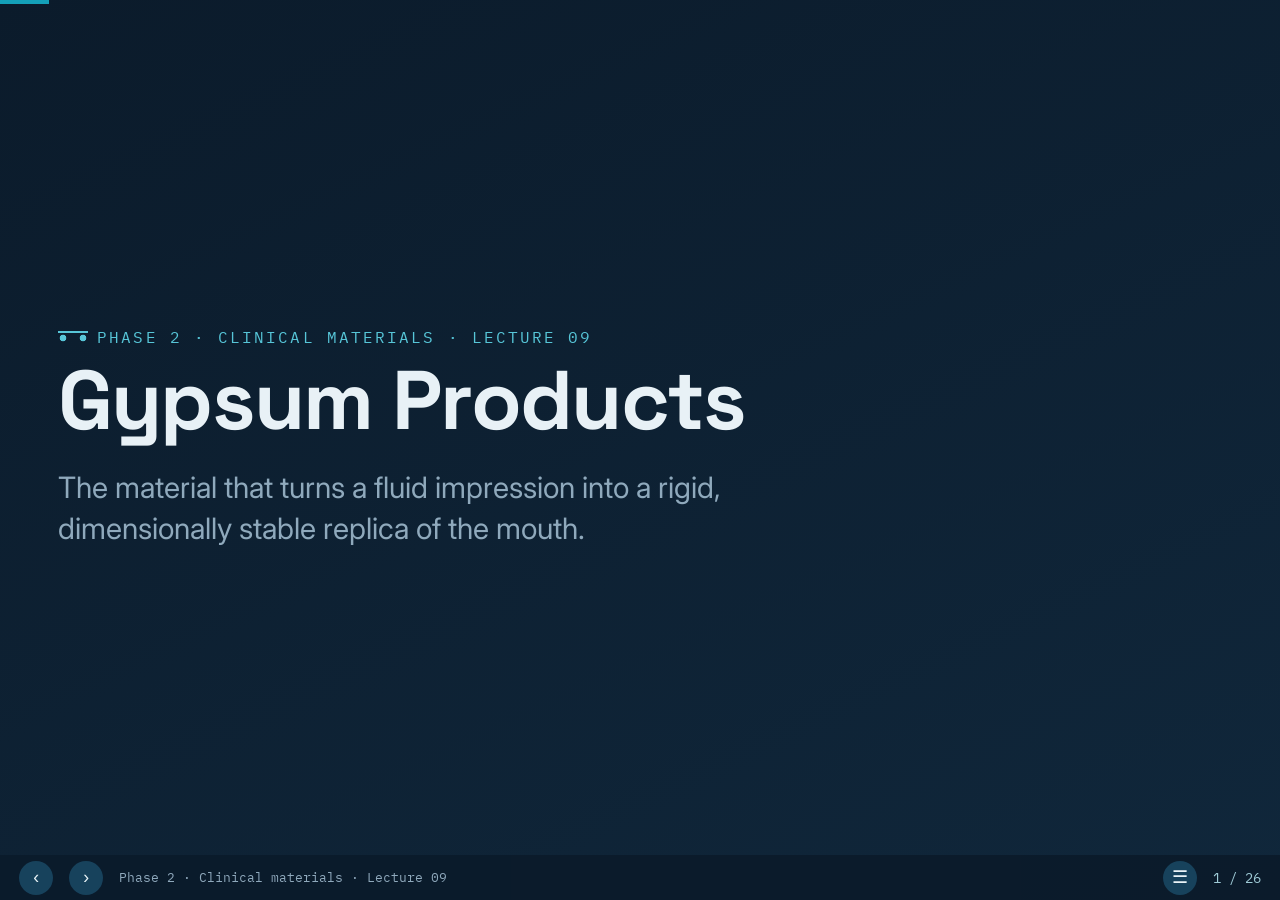
<file: lectures/09-gypsum-products/index.html>
<!DOCTYPE html>
<html lang="en"><head><meta charset="UTF-8"><meta name="viewport" content="width=device-width, initial-scale=1.0">
<title>Gypsum Products &middot; Dental Materials &middot; Lecture 09</title>
<link rel="preconnect" href="https://fonts.googleapis.com">
<link href="https://fonts.googleapis.com/css2?family=Space+Grotesk:wght@400;500;600;700&family=Inter:wght@400;500;600;700&family=IBM+Plex+Mono:wght@400;500;600&display=swap" rel="stylesheet">
<style>
:root{--paper:#FBFCFD;--surface:#fff;--ink:#0F1B2A;--ink-soft:#31465C;--muted:#5E7285;--line:#E3E9EF;
--primary:#0C7489;--primary-ink:#0A5C6D;--primary-wash:#E7F4F6;--navy:#12315B;
--clinical:#B45309;--clinical-wash:#FDF3E7;--warn:#BE123C;--warn-wash:#FDECEF;--ok:#15803D;
--dark:#0B1B2B;--dark-2:#10273B;--dark-ink:#E8F1F6;--dark-muted:#8FA9BC;--dark-line:#1E3A52;
--f-disp:"Space Grotesk",system-ui,sans-serif;--f-body:"Inter",system-ui,sans-serif;--f-mono:"IBM Plex Mono",monospace;}
*{box-sizing:border-box;margin:0;padding:0}
html,body{height:100%;overflow:hidden;background:var(--dark);font-family:var(--f-body);color:var(--ink)}
.deck{height:100vh;width:100vw;overflow:hidden;position:relative}
.track{display:flex;height:100%;transition:transform .45s cubic-bezier(.4,0,.2,1)}
.slide{min-width:100vw;height:100vh;padding:4vh 4.5vw 6.5vh;background:var(--paper);display:flex;flex-direction:column;position:relative;overflow:hidden}
.s-eyebrow{font-family:var(--f-mono);font-size:1rem;letter-spacing:.13em;text-transform:uppercase;color:var(--primary-ink);margin-bottom:.6rem;display:flex;align-items:center;gap:.6rem}
.s-eyebrow::before{content:"";width:30px;height:10px;background:radial-gradient(circle at 5px 5px,var(--primary) 3.2px,transparent 3.6px),radial-gradient(circle at 25px 5px,var(--primary) 3.2px,transparent 3.6px);border-top:2px solid var(--primary)}
.s-title{font-family:var(--f-disp);font-weight:600;line-height:1.05;color:var(--ink);font-size:clamp(1.9rem,3.4vw,2.9rem);letter-spacing:-.01em;margin-bottom:1.2vh}
.s-sub{font-size:clamp(1.05rem,1.5vw,1.35rem);color:var(--ink-soft);margin-bottom:1.4vh;max-width:74ch;line-height:1.45}
.s-body{flex:1;display:grid;grid-template-columns:1fr 1fr;gap:2.5vw;min-height:0;align-items:center;overflow:hidden}
.s-body.one-col{grid-template-columns:1fr}
.s-body.text-heavy{grid-template-columns:1.2fr .8fr}
.s-body.fig-heavy{grid-template-columns:.85fr 1.15fr}
.col-text{overflow:hidden;padding-right:.3rem;max-height:100%;display:flex;flex-direction:column;justify-content:center}
.col-visual{height:100%;display:flex;flex-direction:column;justify-content:center;gap:1rem;min-height:0}
.blist{list-style:none;display:flex;flex-direction:column;gap:1.05vh}
.blist>li{position:relative;padding-left:1.7rem;font-size:clamp(1.02rem,1.45vw,1.32rem);line-height:1.4;color:var(--ink-soft)}
.blist>li::before{content:"";position:absolute;left:0;top:.5em;width:11px;height:11px;border-radius:50%;border:2px solid var(--primary);background:var(--primary-wash)}
.blist>li b{color:var(--ink)}
.blist .lead-term{font-family:var(--f-disp);font-weight:600;color:var(--primary-ink)}
.blist.cols{columns:2;column-gap:3rem;display:block}
.blist.cols>li{break-inside:avoid;margin-bottom:1.3vh}
.defbox{background:var(--surface);border:1px solid var(--line);border-left:5px solid var(--primary);border-radius:0 12px 12px 0;padding:1rem 1.25rem;margin-bottom:1.1vh;box-shadow:0 6px 22px rgba(15,27,42,.05)}
.defbox .term{font-family:var(--f-disp);font-weight:600;font-size:clamp(1.2rem,1.7vw,1.5rem);color:var(--primary-ink);margin-bottom:.3rem}
.defbox .def{font-size:clamp(1.02rem,1.45vw,1.28rem);color:var(--ink-soft);line-height:1.4}
.steps{display:flex;flex-direction:column;gap:1.05vh;counter-reset:st}
.step{display:grid;grid-template-columns:auto 1fr;gap:1.1rem;align-items:start}
.step::before{counter-increment:st;content:counter(st);font-family:var(--f-mono);font-weight:600;color:#fff;background:var(--primary);width:38px;height:38px;border-radius:50%;display:grid;place-items:center;font-size:1.05rem;flex:none}
.step h4{font-family:var(--f-disp);font-size:clamp(1.1rem,1.55vw,1.38rem);color:var(--ink);margin-bottom:.15rem}
.step p{font-size:clamp(1rem,1.4vw,1.24rem);line-height:1.38;color:var(--ink-soft)}
.key{margin-top:1.4vh;border-left:5px solid var(--clinical);background:var(--clinical-wash);padding:.9rem 1.15rem;border-radius:0 12px 12px 0;font-size:clamp(1.02rem,1.45vw,1.28rem);color:var(--ink);line-height:1.4}
.key b{color:var(--clinical)}
.key .k-tag{font-family:var(--f-mono);font-size:.75rem;letter-spacing:.1em;text-transform:uppercase;color:var(--clinical);display:block;margin-bottom:.35rem}
.mech{background:var(--primary-wash);border:1px solid #BFE2E8;border-radius:12px;padding:.9rem 1.15rem;font-size:clamp(1.02rem,1.45vw,1.26rem);color:var(--ink-soft);line-height:1.4}
.mech .k-tag{font-family:var(--f-mono);font-size:.75rem;letter-spacing:.1em;text-transform:uppercase;color:var(--primary-ink);display:block;margin-bottom:.35rem}
.mech b{color:var(--ink)}
.figbox{background:var(--surface);border:1px solid var(--line);border-radius:16px;padding:.9rem;box-shadow:0 12px 40px rgba(15,27,42,.10);display:flex;flex-direction:column;gap:.5rem;max-height:100%;align-items:center;justify-content:center;overflow:hidden}
.figbox img{width:100%;height:auto;max-height:76vh;object-fit:contain;display:block;border-radius:8px}
.figbox.dual{gap:1rem}
.col-visual > .mech,.col-visual > .key,.col-visual > .dtable{flex:0 0 auto}
.col-visual .figbox:not(:only-child){flex:0 1 auto;min-height:0}
.col-visual .figbox:not(:only-child) img{flex:0 1 auto;min-height:0;width:100%;height:auto;max-height:100%;object-fit:contain}
.col-visual .figbox:not(:only-child) .figcap{flex:0 0 auto}
.figcap{font-size:1.05rem;color:var(--muted);line-height:1.4;text-align:center}
.figcap b{color:var(--ink-soft)}
.ph{border:2.5px dashed var(--primary);border-radius:16px;background:repeating-linear-gradient(135deg,#EAF6F8,#EAF6F8 14px,#E1F0F3 14px,#E1F0F3 28px);padding:1.4rem 1.2rem;text-align:center;display:flex;flex-direction:column;gap:.6rem;align-items:center;justify-content:center;min-height:0}
.ph .ph-badge{font-family:var(--f-mono);font-size:.72rem;letter-spacing:.14em;text-transform:uppercase;color:#fff;background:var(--primary);padding:.3rem .8rem;border-radius:999px}
.ph .ph-t{font-family:var(--f-disp);font-weight:600;font-size:clamp(1.25rem,1.85vw,1.55rem);color:var(--primary-ink)}
.ph .ph-f{font-family:var(--f-mono);font-size:1rem;color:var(--muted)}
.ph .ph-d{font-size:1.1rem;color:var(--ink-soft);max-width:36ch;line-height:1.4}
.figbox .ph{width:100%}
.vs{display:grid;grid-template-columns:1fr 1fr;gap:1.5rem;align-content:center}
.vs.three{grid-template-columns:1fr 1fr 1fr}
.vs .card{background:var(--surface);border:1px solid var(--line);border-radius:16px;padding:1.5rem;box-shadow:0 8px 28px rgba(15,27,42,.07)}
.vs .card h3{font-family:var(--f-disp);font-size:clamp(1.2rem,1.7vw,1.5rem);margin-bottom:.7rem}
.vs .card.a h3{color:var(--primary-ink)} .vs .card.b h3{color:var(--warn)}
.vs .card ul{list-style:none;display:flex;flex-direction:column;gap:.95vh}
.vs .card li{position:relative;padding-left:1.4rem;font-size:clamp(1rem,1.4vw,1.24rem);line-height:1.38;color:var(--ink-soft)}
.vs .card li::before{content:"";position:absolute;left:0;top:.5em;width:9px;height:9px;border-radius:50%}
.vs .card.a li::before{background:var(--primary)} .vs .card.b li::before{background:var(--warn)}
.vs .card li b{color:var(--ink)}
.s-body.one-col > .vs{align-content:center}
.s-body.one-col .vs .card{padding:1.7rem 1.8rem}
.s-body.one-col .vs .card li{font-size:clamp(1.05rem,1.5vw,1.32rem)}
.s-body.one-col .vs .card h3{font-size:clamp(1.3rem,1.9vw,1.7rem)}
.objgrid{display:grid;grid-template-columns:repeat(3,1fr);gap:1.3rem;flex:1;min-height:0}
.objcard{background:var(--surface);border:1px solid var(--line);border-radius:14px;padding:1.1rem 1.25rem;box-shadow:0 8px 24px rgba(15,27,42,.06);display:flex;flex-direction:column;gap:.55rem}
.objnum{font-family:var(--f-mono);font-weight:600;color:#fff;background:var(--primary);width:38px;height:38px;border-radius:50%;display:grid;place-items:center;font-size:1.05rem;flex:none}
.objtxt{font-size:clamp(.98rem,1.4vw,1.2rem);line-height:1.36;color:var(--ink-soft)}
.objtxt b{color:var(--ink)}
.lo-body{flex:1;display:flex;flex-direction:column;justify-content:center;gap:2.6vh;min-height:0}
.lo-body .objcard{padding:1.35rem 1.5rem;gap:.6rem}
.lo-body .objnum{width:44px;height:44px;font-size:1.15rem}
.lo-body .objtxt{font-size:clamp(1.08rem,1.55vw,1.32rem);line-height:1.4}
.flowstrip{background:var(--primary-wash);border:1px solid #BFE2E8;border-radius:14px;padding:1rem 1.4rem;display:flex;align-items:center;justify-content:center}
.flowstrip svg{width:100%;max-width:900px;height:auto;display:block}
.slide--title,.slide--divider,.slide--interactive{background:linear-gradient(155deg,var(--dark),var(--dark-2));color:var(--dark-ink);justify-content:center}
.slide--title .s-eyebrow,.slide--divider .s-eyebrow,.slide--interactive .s-eyebrow{color:#57C6D8}
.slide--title .s-eyebrow::before,.slide--divider .s-eyebrow::before,.slide--interactive .s-eyebrow::before{background:radial-gradient(circle at 5px 5px,#57C6D8 3.2px,transparent 3.6px),radial-gradient(circle at 25px 5px,#57C6D8 3.2px,transparent 3.6px);border-top-color:#57C6D8}
.slide--title h1{font-family:var(--f-disp);font-weight:700;font-size:clamp(2.9rem,6.5vw,5.2rem);line-height:1.05;letter-spacing:-.02em;margin-bottom:1.4rem}
.slide--title .frame{font-size:clamp(1.35rem,2.3vw,1.85rem);color:var(--dark-muted);max-width:42ch;line-height:1.42}
.slide--divider .num{font-family:var(--f-disp);font-weight:700;font-size:clamp(4.5rem,12vw,9rem);color:var(--dark-line);line-height:1}
.slide--divider h2{font-family:var(--f-disp);font-weight:600;font-size:clamp(2.4rem,5vw,4rem);color:#fff;margin-top:-1vh}
.slide--divider .d-list{margin-top:2.2vh;color:var(--dark-muted);font-size:clamp(1.2rem,1.8vw,1.5rem);display:flex;flex-wrap:wrap;gap:.5rem 1.6rem}
.deckbar{position:fixed;bottom:0;left:0;right:0;height:5vh;min-height:38px;background:rgba(11,27,43,.94);color:#fff;display:flex;align-items:center;gap:1rem;padding:0 1.2rem;z-index:20;font-family:var(--f-mono)}
.deckbar .part{font-size:.8rem;color:var(--dark-muted);flex:1;white-space:nowrap;overflow:hidden;text-overflow:ellipsis}
.deckbar .count{font-size:.85rem;color:#9FCBD6}
.navbtn{border:0;background:#17425C;color:#EAF4F8;width:34px;height:34px;border-radius:50%;cursor:pointer;font-size:1.1rem;display:grid;place-items:center}
.navbtn:hover{background:#1E5877}
.count{cursor:pointer;user-select:none}
.count:hover{color:#fff;text-decoration:underline}
.overview{position:fixed;inset:0;z-index:40;background:rgba(8,18,28,.97);display:none;flex-direction:column;padding:3vh 3vw}
.overview.open{display:flex}
.overview h3{font-family:var(--f-disp);color:#fff;font-size:1.6rem;margin-bottom:.4rem}
.overview .ov-hint{font-family:var(--f-mono);color:var(--dark-muted);font-size:.9rem;margin-bottom:2vh}
.ov-grid{flex:1;overflow-y:auto;display:grid;grid-template-columns:repeat(auto-fill,minmax(220px,1fr));gap:.9rem;align-content:start}
.ov-item{background:#10273B;border:1px solid #1E3A52;border-radius:10px;padding:.8rem .9rem;cursor:pointer;display:flex;gap:.7rem;align-items:flex-start;transition:background .15s,border-color .15s;text-align:left}
.ov-item:hover{background:#17425C;border-color:#57C6D8}
.ov-item .ov-n{font-family:var(--f-mono);font-size:.8rem;color:#57C6D8;flex:none;min-width:1.6rem}
.ov-item .ov-t{font-size:.92rem;color:#E8F1F6;line-height:1.3}
.ov-item.is-part{background:#0A5C6D;border-color:#0C7489}
.ov-item.is-part .ov-t{font-weight:600}
.ov-close{position:absolute;top:2vh;right:2vw;background:#17425C;color:#fff;border:0;border-radius:8px;padding:.5rem .9rem;cursor:pointer;font-family:var(--f-mono);font-size:.9rem}
.ov-close:hover{background:#1E5877}
.progress{position:fixed;top:0;left:0;height:4px;background:#14A0B8;z-index:21;transition:width .3s;width:0}
.axisnote{font-family:var(--f-mono);font-size:.95rem;color:var(--primary-ink);text-align:center;margin-top:.9vh;letter-spacing:.04em}
.srcline{font-family:var(--f-mono);font-size:.85rem;color:var(--muted);margin-top:.8vh}
.dtable{width:100%;border-collapse:collapse;font-size:clamp(1rem,1.35vw,1.2rem)}
.dtable th,.dtable td{border-bottom:1px solid var(--line);padding:.62rem .7rem;text-align:left;color:var(--ink-soft)}
.dtable th{font-family:var(--f-mono);font-size:.85rem;letter-spacing:.07em;text-transform:uppercase;color:var(--primary-ink);border-bottom:2px solid var(--primary)}
.dtable td b{color:var(--ink)}
.dtable tr.hi td{background:var(--primary-wash)}
.roadmap{display:grid;grid-template-columns:repeat(5,1fr);gap:.8rem;margin-top:1.6vh}
.rm{background:var(--surface);border:1px solid var(--line);border-top:4px solid var(--primary);border-radius:12px;padding:.8rem .9rem;display:flex;flex-direction:column;gap:.35rem}
.rm .rmn{font-family:var(--f-mono);font-size:.78rem;letter-spacing:.1em;color:var(--primary-ink)}
.rm .rmt{font-family:var(--f-disp);font-weight:600;font-size:clamp(1rem,1.3vw,1.16rem);color:var(--ink);line-height:1.22}
.rm .rmd{font-size:.94rem;color:var(--muted);line-height:1.3}
.rm.a2{border-top-color:var(--clinical)}
.col-text .defbox + .defbox{margin-top:.9vh}
.col-text > .defbox:only-child .term{font-size:clamp(1.35rem,2vw,1.75rem)}
.col-text > .defbox:only-child .def{font-size:clamp(1.1rem,1.6vw,1.4rem)}
.col-visual > .figbox{flex:0 1 auto;min-height:0;overflow:hidden}
.col-visual > .figbox img{width:auto;max-width:100%;height:auto;max-height:100%;object-fit:contain}
.s-body>.col-visual{justify-content:center}
.col-visual .figbox{max-height:100%}
.s-body.one-col{gap:1.6vh;align-content:center}
/* Figura larga sozinha num slide — EXCECAO DOCUMENTADA a [D-20], teto absoluto em vh.
   Duas construcoes flexiveis foram tentadas e falharam, pelo mesmo motivo de fundo: a altura
   da imagem acabava dependendo de uma altura do PAI que so existe depois do proprio layout.
     1) `max-height:100%` na imagem: a porcentagem nao resolve contra um pai cuja altura veio do
        flex, a imagem renderizou no tamanho intrinseco (936 px) e o `overflow:hidden` do figbox
        cortou o topo e o rodape dela.
     2) `flex:1 1 0` na imagem: com base ZERO ela colapsou para altura nenhuma — o mesmo colapso
        ja documentado na Aula 08.
   O teto em vh e absoluto, nao depende de nenhum pai, e por isso e a construcao correta AQUI.
   O 68vh nao e chute: o slide tem 100vh, menos 4vh e 6.5vh de padding, menos o eyebrow (~2.4vh),
   o titulo (~5.7vh), o subtitulo de uma linha (~4.3vh), o padding do figbox (~3vh) e a legenda
   (~2.9vh) — sobram ~71vh, e 68vh deixa margem para o titulo quebrar em duas linhas. */
.s-body.one-col.figonly{display:flex;align-items:center;justify-content:center;min-height:0}
.s-body.one-col.figonly > .figbox{width:100%;max-width:none;max-height:100%;padding:1rem}
.s-body.one-col.figonly > .figbox img{width:auto;max-width:100%;height:auto;max-height:68vh;object-fit:contain;display:block;margin:0 auto}
.s-body.one-col.figonly > .figbox .figcap{flex:0 0 auto}
@media (max-width:900px){.s-body,.s-body.text-heavy,.s-body.fig-heavy{grid-template-columns:1fr;gap:1.2rem}.blist.cols{columns:1}.objgrid{grid-template-columns:1fr 1fr}}
</style></head><body>
<div class="progress" id="prog"></div>
<div class="deck"><div class="track" id="track">

<section class="slide slide--title"><p class="s-eyebrow">Phase 2 &middot; Clinical materials &middot; Lecture 09</p><h1>Gypsum Products</h1><p class="frame">The material that turns a fluid impression into a rigid, dimensionally stable replica of the mouth.</p></section>

<section class="slide slide--divider"><div class="s-eyebrow">Part 1 of 6</div><div class="num">01</div><h2>What gypsum is, and why dentistry needs it</h2><div class="d-list"><span>Composition</span><span>&middot; clinical uses</span></div></section>

<section class="slide">
<p class="s-eyebrow">Learning objectives</p>
<h2 class="s-title">By the end of this lecture you can&hellip;</h2>
<div class="s-body one-col lo-body">
<div class="objgrid" style="grid-template-columns:1fr">
<div class="objcard"><span class="objnum">1</span><div class="objtxt">Differentiate the <b>types of gypsum product</b> used in dentistry, and relate each to how it is manufactured.</div></div>
<div class="objcard"><span class="objnum">2</span><div class="objtxt">Explain the <b>setting reaction</b> that converts a hemihydrate powder into a rigid dihydrate cast.</div></div>
<div class="objcard"><span class="objnum">3</span><div class="objtxt">Relate <b>setting and hygroscopic expansion</b>, and the water/powder ratio, to the dimensional accuracy of the cast.</div></div>
</div>
<div class="flowstrip">
<svg viewBox="0 0 820 100" role="img" aria-label="structure to property to performance">
<defs><marker id="arrowh" markerWidth="10" markerHeight="10" refX="8" refY="5" orient="auto"><path d="M0,0 L10,5 L0,10 z" fill="#0C7489"/></marker></defs>
<rect x="10" y="20" width="240" height="60" rx="12" fill="#fff" stroke="#0C7489" stroke-width="2"/>
<text x="130" y="57" text-anchor="middle" font-family="Space Grotesk" font-weight="600" font-size="24" fill="#0A5C6D">Structure</text>
<path d="M255 50 L320 50" stroke="#0C7489" stroke-width="3" marker-end="url(#arrowh)"/>
<rect x="320" y="20" width="240" height="60" rx="12" fill="#fff" stroke="#0C7489" stroke-width="2"/>
<text x="440" y="57" text-anchor="middle" font-family="Space Grotesk" font-weight="600" font-size="24" fill="#0A5C6D">Property</text>
<path d="M565 50 L630 50" stroke="#0C7489" stroke-width="3" marker-end="url(#arrowh)"/>
<rect x="630" y="20" width="240" height="60" rx="12" fill="#fff" stroke="#B45309" stroke-width="2"/>
<text x="750" y="57" text-anchor="middle" font-family="Space Grotesk" font-weight="600" font-size="24" fill="#B45309">Performance</text>
</svg>
</div>
</div></section>

<section class="slide">
<p class="s-eyebrow">Composition</p>
<h2 class="s-title">From mineral gypsum to dental hemihydrate</h2>
<div class="s-body one-col" style="justify-content:center">
<div style="max-width:82ch">
<div class="defbox"><div class="term">Gypsum products</div><div class="def">Dental powders composed essentially of <b>calcium sulphate hemihydrate</b> (CaSO&#8324;&middot;&#189;H&#8322;O) that, mixed with water, set into <b>calcium sulphate dihydrate</b> (CaSO&#8324;&middot;2H&#8322;O) &mdash; the same mineral, gypsum, that the powder was made from.</div></div>
<div class="mech"><span class="k-tag">The point</span> Manufacturing removes water from natural gypsum to make the powder; mixing with water at the bench puts it back &mdash; the same reaction, run in reverse.</div>
</div>
</div></section>

<section class="slide">
<p class="s-eyebrow">Clinical uses</p>
<h2 class="s-title">Why dentistry needs it</h2>
<div class="s-body one-col" style="justify-content:center">
<div style="max-width:82ch">
<ul class="blist"><li><b>Casts and models</b> &mdash; a rigid, dimensionally stable replica of the arch, for study, diagnosis and treatment planning.</li><li><b>Dies</b> &mdash; an accurate replica of a single <b>prepared tooth</b> (one cut down by the dentist to receive a crown), on which the crown or bridge is built.</li><li><b>Mounting</b> &mdash; fixing casts onto an <b>articulator</b> (a mechanical device that reproduces how the upper and lower jaws bite together) so a restoration can be built to fit that bite outside the mouth.</li><li><b>Investing</b> &mdash; embedding a shaped wax pattern in gypsum before casting molten metal around it, so the metal takes the wax&rsquo;s shape once the wax burns out.</li></ul>
<div class="mech"><span class="k-tag">The point</span> The impression itself (Lecture 08) exists only long enough to be poured; the gypsum product is what survives on the bench afterwards.</div>
</div>
</div></section>

<section class="slide slide--divider"><div class="s-eyebrow">Part 2 of 6</div><div class="num">02</div><h2>Manufacture sets the type</h2><div class="d-list"><span>&beta;- vs &alpha;-hemihydrate</span><span>&middot; classification</span></div></section>

<section class="slide">
<p class="s-eyebrow">Manufacture</p>
<h2 class="s-title">Same dihydrate, two different hemihydrates</h2>
<div class="s-body fig-heavy">
<div class="col-text">
<div class="vs" style="grid-template-columns:1fr;gap:.9rem">
<div class="card a"><h3>&beta;-hemihydrate (plaster)</h3><ul><li><b>Heated in an open vessel</b>, at atmospheric pressure, to drive off water.</li><li>Water leaves quickly and unevenly.</li><li>Particles: <b>porous, irregular, fused together</b>.</li></ul></div>
<div class="card b"><h3>&alpha;-hemihydrate (stone)</h3><ul><li><b>Heated in an autoclave</b>, under steam pressure, to drive off water.</li><li>Water leaves in a controlled, uniform way.</li><li>Particles: <b>dense, regular, largely non-porous</b>.</li></ul></div>
</div>
<div class="mech"><span class="k-tag">The point</span> Same chemical formula, different particle architecture &mdash; and particle architecture is what the rest of this lecture traces forward.</div>
</div>
<div class="col-visual"><div class="figbox"><img src="assets/manufacture-beta-alpha-hemihydrate.png" alt="Gypsum manufactured into porous beta-hemihydrate via open-vessel calcination, or dense alpha-hemihydrate via autoclave"><p class="figcap"><b>FIG 09.1</b> Open-vessel calcination yields porous &beta;-hemihydrate; autoclaving under steam pressure yields dense &alpha;-hemihydrate.</p></div></div>
</div></section>

<section class="slide">
<p class="s-eyebrow">Structure &rarr; property</p>
<h2 class="s-title">Particle shape sets how much water is needed</h2>
<div class="s-body fig-heavy">
<div class="col-text">
<div class="mech"><span class="k-tag">Mechanism</span> Porous, irregular &beta; particles trap water in their internal spaces and need more of it to wet and flow; dense, regular &alpha; particles pack efficiently and need less.</div>
<div class="key"><span class="k-tag">Practical consequence</span> Typical water/powder ratios run roughly <b>0.45&ndash;0.60</b> for plaster and <b>0.28&ndash;0.32</b> for stone &mdash; illustrative, manufacturer-specific figures, not an ISO requirement.</div>
<p class="srcline">Ranges reported across dental-materials textbooks (Van Noort ch. 3.1; Anusavice); exact values are manufacturer-specific and fall outside ISO 6873.</p>
</div>
<div class="col-visual"><div class="figbox"><img src="assets/gypsum-water-demand-beta-alpha.png" alt="Water inside the pores and between particles of beta-hemihydrate, versus only between particles of alpha-hemihydrate, with the resulting water demand"><p class="figcap"><b>FIG 09.2</b> In &beta;, water sits both inside the pores and between the particles; in &alpha;, only between them.</p></div></div>
</div></section>

<section class="slide">
<p class="s-eyebrow">Classification</p>
<h2 class="s-title">Five types, ISO 6873:2013</h2>
<div class="s-body fig-heavy">
<div class="col-text">
<table class="dtable">
<tr><th>Type</th><th>ISO 6873 designation</th><th>Hemihydrate</th></tr>
<tr><td><b>1</b></td><td>Dental plaster for impressions</td><td>&beta;</td></tr>
<tr><td><b>2</b></td><td>Dental plaster for mounting (Class 1) or models (Class 2)</td><td>&beta;</td></tr>
<tr><td><b>3</b></td><td>Dental stone for models</td><td>&alpha;</td></tr>
<tr><td><b>4</b></td><td>Dental stone, high strength, low expansion</td><td>&alpha;</td></tr>
<tr><td><b>5</b></td><td>Dental stone, high strength, high expansion</td><td>&alpha;</td></tr>
</table>
<p class="srcline">ISO 6873:2013, clause 4.</p>
</div>
<div class="col-visual"><div class="figbox"><img src="assets/gypsum-classification-tree.png" alt="Classification tree: gypsum products split into plaster (Types 1-2) and stone (Types 3-5)"><p class="figcap"><b>FIG 09.3</b> The five ISO 6873 types, grouped by plaster vs stone.</p></div></div>
</div></section>

<section class="slide slide--divider"><div class="s-eyebrow">Part 3 of 6</div><div class="num">03</div><h2>The setting reaction</h2><div class="d-list"><span>Dissolution &rarr; precipitation</span></div></section>

<section class="slide">
<p class="s-eyebrow">Mechanism</p>
<h2 class="s-title">Dissolution, then precipitation</h2>
<div class="s-body fig-heavy">
<div class="col-text">
<div class="steps">
<div class="step"><div><h4>Dissolution</h4><p>Hemihydrate powder dissolves into the mixing water &mdash; it is markedly more soluble than the dihydrate it will become.</p></div></div>
<div class="step"><div><h4>Supersaturation</h4><p>As more hemihydrate dissolves, the solution becomes supersaturated with calcium sulphate relative to the much lower solubility of the dihydrate.</p></div></div>
<div class="step"><div><h4>Precipitation</h4><p>Dihydrate crystallises out of the supersaturated solution: needle-like crystals nucleate, grow, and interlock into a rigid mass.</p></div></div>
</div>
<div class="mech" style="margin-top:1vh"><span class="k-tag">The point</span> CaSO&#8324;&middot;&#189;H&#8322;O + 1&#189;H&#8322;O &rarr; CaSO&#8324;&middot;2H&#8322;O + heat &mdash; the reaction is measurably exothermic.</div>
</div>
<div class="col-visual"><div class="figbox"><img src="assets/setting-reaction-dissolution-precipitation.png" alt="Three panels: hemihydrate dissolving, solution becoming supersaturated, dihydrate crystals interlocking"><p class="figcap"><b>FIG 09.4</b> Dissolution &rarr; supersaturation &rarr; interlocking dihydrate crystals.</p></div></div>
</div></section>

<section class="slide slide--divider"><div class="s-eyebrow">Part 4 of 6</div><div class="num">04</div><h2>Controlling the set</h2><div class="d-list"><span>Setting time</span><span>&middot; water/powder ratio</span></div></section>

<section class="slide">
<p class="s-eyebrow">Controlling the set</p>
<h2 class="s-title">What speeds up or slows down setting</h2>
<div class="s-body one-col" style="justify-content:center">
<div style="max-width:82ch">
<ul class="blist"><li><b>Particle size</b> &mdash; finer powder dissolves faster (more surface area), shortening setting time.</li><li><b>Spatulation</b> &mdash; mixing breaks nascent crystals into more nucleation sites, which speeds the set.</li><li><b>Water/powder ratio</b> &mdash; more water dilutes the solution and lengthens setting time (next slide).</li><li><b>Chemical additives</b> &mdash; accelerators (e.g. potassium sulphate) and retarders (e.g. borax) exist and are used to fine-tune setting time; their individual mechanisms are outside this lecture&rsquo;s scope.</li></ul>
<p class="srcline">Van Noort, ch. 3.1.</p>
</div>
</div></section>

<section class="slide">
<p class="s-eyebrow">Mechanism</p>
<h2 class="s-title">How each factor acts on the setting reaction</h2>
<p class="s-sub">Each one changes the rate of a step already met in Part 3.</p>
<div class="s-body one-col figonly">
<div class="figbox"><img src="assets/setting-time-factors-mechanism.png" alt="Four factors, each acting on one step of the setting reaction, with the resulting effect on setting time"><p class="figcap"><b>FIG 09.5</b> Each factor changes the rate of one step, and the setting time follows.</p></div>
</div>
</section>

<section class="slide">
<p class="s-eyebrow">The master variable</p>
<h2 class="s-title">Water/powder ratio: effect on setting time and strength</h2>
<div class="s-body fig-heavy">
<div class="col-text">
<div class="mech"><span class="k-tag">Mechanism</span> A more dilute mix takes longer to become supersaturated, so setting time lengthens. It also leaves more space once the mixing water evaporates, raising porosity and lowering strength once set.</div>
<div class="key"><span class="k-tag">Important qualification</span> More water does not make the mix more forgiving &mdash; it makes the finished cast <b>weaker and slower to set</b>, the inverse of what an easier-to-pour mix suggests.</div>
<p class="srcline">Trend reported for Type III/IV gypsum, e.g. Alsadi et al., &ldquo;Influence of Water Type and Water/Powder Ratio on the Strength and Hardness of Type III and IV Gypsum&rdquo;, <i>BJSTR</i>.</p>
</div>
<div class="col-visual"><div class="figbox"><img src="assets/water-powder-ratio-effect.png" alt="Schematic chart: as water/powder ratio rises, setting time rises and compressive strength falls"><p class="figcap"><b>FIG 09.6</b> As the water/powder ratio rises, setting time lengthens and compressive strength falls.</p></div></div>
</div>
</section>

<section class="slide slide--divider"><div class="s-eyebrow">Part 5 of 6</div><div class="num">05</div><h2>Expansion &mdash; a controlled side effect</h2><div class="d-list"><span>Setting expansion</span><span>&middot; hygroscopic expansion</span></div></section>

<section class="slide">
<p class="s-eyebrow">Setting expansion</p>
<h2 class="s-title">Setting expansion: crystal growth in air</h2>
<div class="s-body one-col" style="justify-content:center">
<div style="max-width:82ch">
<div class="defbox"><div class="term">Setting expansion</div><div class="def">A small linear expansion of the cast that occurs as the interlocking dihydrate crystals grow, measured <b>in air</b>.</div></div>
<div class="mech"><span class="k-tag">Mechanism</span> As dihydrate crystals nucleate throughout the mass and grow toward each other, their outward growth pushes neighbouring crystals apart before mutual contact stops it &mdash; comparable to a frost pattern forming.</div>
<p class="srcline">ISO 6873:2013, clause 5.4; mechanism: Van Noort, ch. 3.1.</p>
</div>
</div></section>

<section class="slide">
<p class="s-eyebrow">A larger effect</p>
<h2 class="s-title">Hygroscopic expansion: setting against water</h2>
<div class="s-body fig-heavy">
<div class="col-text">
<div class="defbox"><div class="term">Hygroscopic expansion</div><div class="def">The much larger expansion that occurs when the same setting reaction proceeds while <b>immersed in, or in contact with, free water</b>, rather than in air.</div></div>
<div class="mech"><span class="k-tag">Mechanism</span> In air, the surface tension of the small amount of residual mixing water holds the growing crystals back. Free water on the surface removes that restraint, so the same crystals push further before they lock together &mdash; which is why hygroscopic expansion is several times larger than setting expansion in air.</div>
</div>
<div class="col-visual"><div class="figbox"><img src="assets/setting-vs-hygroscopic-expansion.png" alt="Crystals restrained by surface tension when setting in air, versus expanding freely when setting against water"><p class="figcap"><b>FIG 09.7</b> In air, residual water&rsquo;s surface tension restrains crystal growth; free water on the surface removes that restraint.</p></div></div>
</div></section>

<section class="slide">
<p class="s-eyebrow">Clinical significance</p>
<h2 class="s-title">Clinical significance: expansion as shrinkage compensation</h2>
<div class="s-body one-col">
<div class="vs">
<div class="card a"><h3>Too little expansion</h3><ul><li>The cast comes out <b>smaller</b> than the mould that produced it.</li><li>A crown or metal framework cast to that measurement will not seat correctly.</li></ul></div>
<div class="card b"><h3>Too much expansion</h3><ul><li>The cast comes out <b>oversized</b> &mdash; the same mismatch, in the opposite direction.</li><li>The gypsum expands more than intended when nothing restrains it.</li></ul></div>
</div>
<div class="key"><span class="k-tag">Practical consequence</span> ISO 6873 sets a <b>range</b>, not a minimum &mdash; up to 0.20% for Type 3 (dental stone) and up to 0.15% for Type 4 (die stone) at 2 hours: the same limits already met when an overly flexible impression let a gypsum cast expand unrestrained (Lecture 08).</div>
</div></section>

<section class="slide">
<p class="s-eyebrow">The numbers</p>
<h2 class="s-title">Linear setting expansion by type</h2>
<div class="s-body one-col" style="justify-content:center">
<table class="dtable" style="max-width:70ch;margin:0 auto">
<tr><th>Type</th><th>2 h</th><th>24 h</th></tr>
<tr><td><b>1</b></td><td>0.00&ndash;0.15%</td><td>&mdash;</td></tr>
<tr><td><b>2</b> (Class 1)</td><td>0.00&ndash;0.05%</td><td>&mdash;</td></tr>
<tr><td><b>2</b> (Class 2)</td><td>0.06&ndash;0.30%</td><td>&mdash;</td></tr>
<tr class="hi"><td><b>3</b></td><td>0.00&ndash;0.20%</td><td>&mdash;</td></tr>
<tr class="hi"><td><b>4</b></td><td>0.00&ndash;0.15%</td><td>0.00&ndash;0.18%</td></tr>
<tr><td><b>5</b></td><td>0.16&ndash;0.30%</td><td>&mdash;</td></tr>
</table>
<p class="srcline" style="text-align:center">ISO 6873:2013, Table 1. Type 2 Class 1 = mounting plaster, Class 2 = model plaster (slide 9). Type 4 is the only type also measured at 24 h, added in the 2013 edition because CAD/CAM die stone must not keep expanding well past the 2 h point.</p>
</div></section>

<section class="slide slide--divider"><div class="s-eyebrow">Part 6 of 6</div><div class="num">06</div><h2>Strength and choosing a type</h2><div class="d-list"><span>Wet vs dry</span><span>&middot; plaster vs stone</span><span>&middot; selection</span></div></section>

<section class="slide">
<p class="s-eyebrow">Strength</p>
<h2 class="s-title">Wet strength, dry strength, and the ISO minimum</h2>
<div class="s-body one-col" style="justify-content:center">
<div style="max-width:78ch;margin:0 auto">
<div class="key"><span class="k-tag">Practical consequence</span> Dry compressive strength is roughly <b>twice</b> wet strength &mdash; trimming or adjusting a cast immediately after setting risks fracture at a load the same cast will tolerate once dry.</div>
<table class="dtable" style="margin-top:1.4vh">
<tr><th>Type</th><th>Compressive strength, wet, 1 h (MPa)</th></tr>
<tr><td><b>1</b></td><td>4.0&ndash;8.0</td></tr>
<tr><td><b>2</b></td><td>&ge; 9.0</td></tr>
<tr class="hi"><td><b>3</b></td><td>&ge; 20.0</td></tr>
<tr class="hi"><td><b>4</b> / <b>5</b></td><td>&ge; 35.0</td></tr>
</table>
<p class="srcline">ISO 6873:2013, Table 1. Wet/dry ratio: Van Noort, ch. 3.1.</p>
</div>
</div></section>

<section class="slide">
<p class="s-eyebrow">What controls it</p>
<h2 class="s-title">Factors controlling strength</h2>
<div class="s-body one-col" style="justify-content:center">
<div style="max-width:78ch">
<ul class="blist"><li><b>Water/powder ratio</b> &mdash; the dominant factor: less water packs more dihydrate crystal per unit volume.</li><li><b>Porosity</b> &mdash; voids left by excess water, or air trapped during mixing, weaken the set mass.</li><li><b>Spatulation time</b> &mdash; more mixing creates more, smaller crystals, which can raise strength but also speeds setting.</li></ul>
</div>
</div></section>

<section class="slide">
<p class="s-eyebrow">Synthesis</p>
<h2 class="s-title">Plaster and stone, side by side</h2>
<div class="s-body fig-heavy">
<div class="col-text">
<div class="vs" style="grid-template-columns:1fr;gap:.9rem">
<div class="card a"><h3>Plaster (&beta;, Types 1&ndash;2)</h3><ul><li>Porous, irregular particles.</li><li>Higher water/powder ratio.</li><li>Lower strength, lower cost.</li></ul></div>
<div class="card b"><h3>Stone (&alpha;, Types 3&ndash;5)</h3><ul><li>Dense, regular particles.</li><li>Lower water/powder ratio.</li><li>Higher strength, higher cost.</li></ul></div>
</div>
</div>
<div class="col-visual"><div class="figbox"><img src="assets/plaster-vs-stone-particles.png" alt="Porous irregular plaster particles versus dense regular stone particles, with water/powder ratio and strength annotated"><p class="figcap"><b>FIG 09.8</b> Particle morphology explains the water demand and strength gap between plaster and stone.</p></div></div>
</div></section>

<section class="slide">
<p class="s-eyebrow">Clinical selection</p>
<h2 class="s-title">Matching the type to the task</h2>
<div class="s-body one-col" style="justify-content:center">
<table class="dtable" style="max-width:90ch;margin:0 auto">
<tr><th>Type</th><th>Typical use</th><th>Why</th></tr>
<tr><td><b>2</b> &mdash; model plaster</td><td>Study casts, mounting casts on an articulator</td><td>Adequate accuracy, low cost, easy to trim</td></tr>
<tr class="hi"><td><b>3</b> &mdash; dental stone</td><td>The <b>master cast</b> &mdash; the main working replica the crown or bridge is built on</td><td>Stronger and more abrasion-resistant than plaster, still economical</td></tr>
<tr class="hi"><td><b>4</b> &mdash; die stone</td><td>The <b>die</b> cut from the master cast for one prepared tooth</td><td>High strength and low expansion protect this thin, unsupported piece while it is trimmed and while the crown is waxed onto it</td></tr>
<tr><td><b>5</b> &mdash; high-expansion die stone</td><td>Dies where extra expansion compensates the metal alloy&rsquo;s own shrinkage as it cools after casting</td><td>Same strength as Type 4, expansion tuned to the technique</td></tr>
</table>
<p class="srcline" style="text-align:center">Type 1 (impression plaster) is largely historical &mdash; elastomers and hydrocolloids (Lecture 08) replaced it for most impressions.</p>
</div></section>

<section class="slide">
<p class="s-eyebrow">Take-home</p>
<h2 class="s-title">Gypsum products &mdash; the essentials</h2>
<div class="s-body one-col lo-body">
<div class="objgrid" style="grid-template-columns:1fr">
<div class="objcard"><span class="objnum">1</span><div class="objtxt"><b>Type follows manufacture.</b> &beta;-hemihydrate (open-air calcination, porous particles) gives the plasters (Types 1&ndash;2); &alpha;-hemihydrate (autoclave, dense particles) gives the stones (Types 3&ndash;5).</div></div>
<div class="objcard"><span class="objnum">2</span><div class="objtxt"><b>Setting is dissolution then precipitation.</b> Hemihydrate dissolves, the solution supersaturates, and interlocking dihydrate crystals precipitate and lock the mass rigid.</div></div>
<div class="objcard"><span class="objnum">3</span><div class="objtxt"><b>Water/powder ratio governs the trade-off.</b> Less water gives a denser, stronger, less porous cast; more water gives the opposite. Setting and hygroscopic expansion, kept within the ISO 6873 range, compensate shrinkage elsewhere in the workflow.</div></div>
</div>
</div></section>

</div></div>

<div class="deckbar"><button class="navbtn" id="prev">&lsaquo;</button><button class="navbtn" id="next">&rsaquo;</button>
<span class="part" id="partLabel"></span><button class="navbtn" id="menuBtn" title="Menu (O)">&#9776;</button><span class="count" id="count"></span></div>
<div class="overview" id="overview"><button class="ov-close" id="ovClose">&#10005; close (Esc)</button><h3>Jump to a slide</h3><p class="ov-hint">Click any slide &middot; press O to toggle &middot; Esc to close</p><div class="ov-grid" id="ovGrid"></div></div>

<script>
var track=document.getElementById("track");
var slides=[].slice.call(document.querySelectorAll(".slide"));var i=0;
function show(n){i=Math.max(0,Math.min(slides.length-1,n));track.style.transform="translateX("+(-i*100)+"vw)";
document.getElementById("count").textContent=(i+1)+" / "+slides.length;
var eb=slides[i].querySelector(".s-eyebrow, h2");document.getElementById("partLabel").textContent=eb?eb.textContent.trim():"";
document.getElementById("prog").style.width=((i+1)/slides.length*100)+"%";}
document.getElementById("next").onclick=function(){show(i+1)};
document.getElementById("prev").onclick=function(){show(i-1)};
document.addEventListener("keydown",function(e){if(e.target.tagName==="INPUT")return;
if(e.key==="ArrowRight"||e.key==="PageDown"||e.key===" "){e.preventDefault();show(i+1)}
else if(e.key==="ArrowLeft"||e.key==="PageUp"){e.preventDefault();show(i-1)}
else if(e.key==="Home"){show(0)}else if(e.key==="End"){show(slides.length-1)}
else if(e.key==="f"||e.key==="F"){if(!document.fullscreenElement)document.documentElement.requestFullscreen();else document.exitFullscreen();}
else if(e.key==="o"||e.key==="O"){toggleOverview();}
else if(e.key==="Escape"){closeOverview();}});
var ov=document.getElementById("overview"),ovGrid=document.getElementById("ovGrid");
function buildOverview(){
  ovGrid.innerHTML="";
  slides.forEach(function(sl,idx){
    var isPart=sl.classList.contains("slide--divider");
    var h=sl.querySelector("h1, h2");
    var label=h?h.textContent.trim():("Slide "+(idx+1));
    if(isPart){var num=sl.querySelector(".num"),htxt=sl.querySelector("h2");label=(num?num.textContent+" &middot; ":"")+(htxt?htxt.textContent.trim():label);}
    var item=document.createElement("button");
    item.className="ov-item"+(isPart?" is-part":"");
    item.innerHTML='<span class="ov-n">'+(idx+1)+'</span><span class="ov-t">'+label+'</span>';
    item.onclick=function(){show(idx);closeOverview();};
    ovGrid.appendChild(item);
  });
}
function openOverview(){buildOverview();ov.classList.add("open");}
function closeOverview(){ov.classList.remove("open");}
function toggleOverview(){ov.classList.contains("open")?closeOverview():openOverview();}
document.getElementById("menuBtn").onclick=toggleOverview;
document.getElementById("count").onclick=toggleOverview;
document.getElementById("ovClose").onclick=closeOverview;
show(0);
</script>
</body></html>
</file>
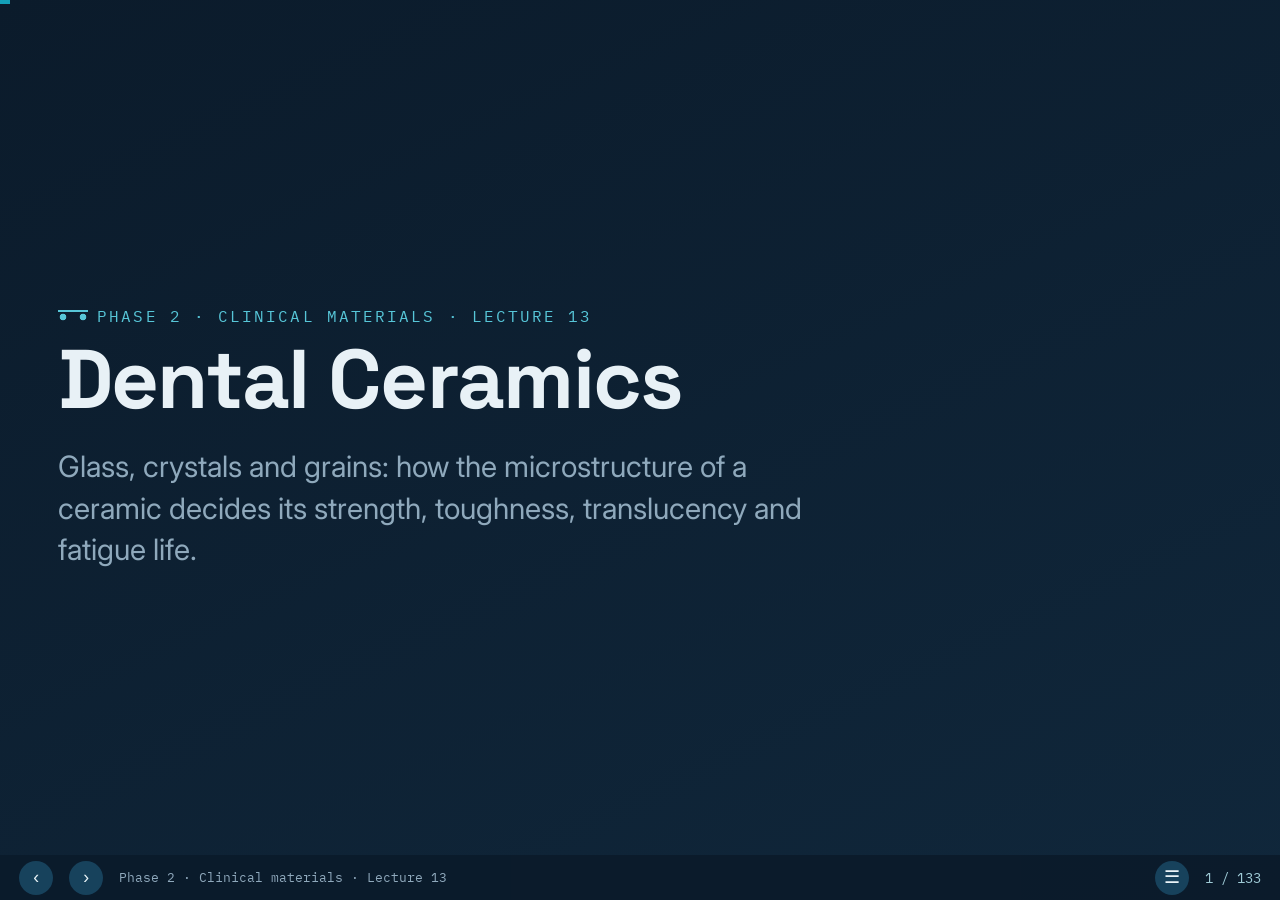
<file: lectures/13-ceramics/index.html>
<!DOCTYPE html>
<html lang="en"><head><meta charset="UTF-8"><meta name="viewport" content="width=device-width, initial-scale=1.0">
<title>Dental Ceramics &middot; Dental Materials &middot; Lecture 13</title>
<link rel="preconnect" href="https://fonts.googleapis.com">
<link href="https://fonts.googleapis.com/css2?family=Space+Grotesk:wght@400;500;600;700&family=Inter:wght@400;500;600;700&family=IBM+Plex+Mono:wght@400;500;600&display=swap" rel="stylesheet">
<style>
:root{--paper:#FBFCFD;--surface:#fff;--ink:#0F1B2A;--ink-soft:#31465C;--muted:#5E7285;--line:#E3E9EF;
--primary:#0C7489;--primary-ink:#0A5C6D;--primary-wash:#E7F4F6;--navy:#12315B;
--clinical:#B45309;--clinical-wash:#FDF3E7;--warn:#BE123C;--warn-wash:#FDECEF;--ok:#15803D;
--dark:#0B1B2B;--dark-2:#10273B;--dark-ink:#E8F1F6;--dark-muted:#8FA9BC;--dark-line:#1E3A52;
--f-disp:"Space Grotesk",system-ui,sans-serif;--f-body:"Inter",system-ui,sans-serif;--f-mono:"IBM Plex Mono",monospace;}
*{box-sizing:border-box;margin:0;padding:0}
html,body{height:100%;overflow:hidden;background:var(--dark);font-family:var(--f-body);color:var(--ink)}
.deck{height:100vh;width:100vw;overflow:hidden;position:relative}
.track{display:flex;height:100%;transition:transform .45s cubic-bezier(.4,0,.2,1)}
.slide{min-width:100vw;height:100vh;padding:4vh 4.5vw 6.5vh;background:var(--paper);display:flex;flex-direction:column;position:relative;overflow:hidden}
.s-eyebrow{font-family:var(--f-mono);font-size:1rem;letter-spacing:.13em;text-transform:uppercase;color:var(--primary-ink);margin-bottom:.6rem;display:flex;align-items:center;gap:.6rem}
.s-eyebrow::before{content:"";width:30px;height:10px;background:radial-gradient(circle at 5px 5px,var(--primary) 3.2px,transparent 3.6px),radial-gradient(circle at 25px 5px,var(--primary) 3.2px,transparent 3.6px);border-top:2px solid var(--primary)}
.s-title{font-family:var(--f-disp);font-weight:600;line-height:1.05;color:var(--ink);font-size:clamp(1.9rem,3.4vw,2.9rem);letter-spacing:-.01em;margin-bottom:1.2vh}
.s-sub{font-size:clamp(1.05rem,1.5vw,1.35rem);color:var(--ink-soft);margin-bottom:1.4vh;max-width:74ch;line-height:1.45}
.s-body{flex:1;display:grid;grid-template-columns:1fr 1fr;gap:2.5vw;min-height:0;align-items:center;overflow:hidden}
.s-body.one-col{grid-template-columns:1fr}
.s-body.text-heavy{grid-template-columns:1.2fr .8fr}
.s-body.fig-heavy{grid-template-columns:.85fr 1.15fr}
.col-text{overflow:hidden;padding-right:.3rem;max-height:100%;display:flex;flex-direction:column;justify-content:center}
.col-visual{height:100%;display:flex;flex-direction:column;justify-content:center;gap:1rem;min-height:0}
.blist{list-style:none;display:flex;flex-direction:column;gap:1.05vh}
.blist>li{position:relative;padding-left:1.7rem;font-size:clamp(1.02rem,1.45vw,1.32rem);line-height:1.4;color:var(--ink-soft)}
.blist>li::before{content:"";position:absolute;left:0;top:.5em;width:11px;height:11px;border-radius:50%;border:2px solid var(--primary);background:var(--primary-wash)}
.blist>li b{color:var(--ink)}
.blist .lead-term{font-family:var(--f-disp);font-weight:600;color:var(--primary-ink)}
.blist.cols{columns:2;column-gap:3rem;display:block}
.blist.cols>li{break-inside:avoid;margin-bottom:1.3vh}
.defbox{background:var(--surface);border:1px solid var(--line);border-left:5px solid var(--primary);border-radius:0 12px 12px 0;padding:1rem 1.25rem;margin-bottom:1.1vh;box-shadow:0 6px 22px rgba(15,27,42,.05)}
.defbox .term{font-family:var(--f-disp);font-weight:600;font-size:clamp(1.2rem,1.7vw,1.5rem);color:var(--primary-ink);margin-bottom:.3rem}
.defbox .def{font-size:clamp(1.02rem,1.45vw,1.28rem);color:var(--ink-soft);line-height:1.4}
.steps{display:flex;flex-direction:column;gap:1.05vh;counter-reset:st}
.step{display:grid;grid-template-columns:auto 1fr;gap:1.1rem;align-items:start}
.step::before{counter-increment:st;content:counter(st);font-family:var(--f-mono);font-weight:600;color:#fff;background:var(--primary);width:38px;height:38px;border-radius:50%;display:grid;place-items:center;font-size:1.05rem;flex:none}
.step h4{font-family:var(--f-disp);font-size:clamp(1.1rem,1.55vw,1.38rem);color:var(--ink);margin-bottom:.15rem}
.step p{font-size:clamp(1rem,1.4vw,1.24rem);line-height:1.38;color:var(--ink-soft)}
.key{margin-top:1.4vh;border-left:5px solid var(--clinical);background:var(--clinical-wash);padding:.9rem 1.15rem;border-radius:0 12px 12px 0;font-size:clamp(1.02rem,1.45vw,1.28rem);color:var(--ink);line-height:1.4}
.key b{color:var(--clinical)}
.key .k-tag{font-family:var(--f-mono);font-size:.75rem;letter-spacing:.1em;text-transform:uppercase;color:var(--clinical);display:block;margin-bottom:.35rem}
.mech{background:var(--primary-wash);border:1px solid #BFE2E8;border-radius:12px;padding:.9rem 1.15rem;font-size:clamp(1.02rem,1.45vw,1.26rem);color:var(--ink-soft);line-height:1.4}
.mech .k-tag{font-family:var(--f-mono);font-size:.75rem;letter-spacing:.1em;text-transform:uppercase;color:var(--primary-ink);display:block;margin-bottom:.35rem}
.mech b{color:var(--ink)}
.figbox{background:var(--surface);border:1px solid var(--line);border-radius:16px;padding:.9rem;box-shadow:0 12px 40px rgba(15,27,42,.10);display:flex;flex-direction:column;gap:.5rem;max-height:100%;align-items:center;justify-content:center;overflow:hidden}
.figbox img{width:100%;height:auto;max-height:76vh;object-fit:contain;display:block;border-radius:8px}
.figbox.dual{gap:1rem}
.col-visual > .mech,.col-visual > .key,.col-visual > .dtable{flex:0 0 auto}
.col-visual .figbox:not(:only-child){flex:0 1 auto;min-height:0}
.col-visual .figbox:not(:only-child) img{flex:0 1 auto;min-height:0;width:100%;height:auto;max-height:100%;object-fit:contain}
.col-visual .figbox:not(:only-child) .figcap{flex:0 0 auto}
.figcap{font-size:1.05rem;color:var(--muted);line-height:1.4;text-align:center}
.figcap b{color:var(--ink-soft)}
.ph{border:2.5px dashed var(--primary);border-radius:16px;background:repeating-linear-gradient(135deg,#EAF6F8,#EAF6F8 14px,#E1F0F3 14px,#E1F0F3 28px);padding:1.4rem 1.2rem;text-align:center;display:flex;flex-direction:column;gap:.6rem;align-items:center;justify-content:center;min-height:0}
.ph .ph-badge{font-family:var(--f-mono);font-size:.72rem;letter-spacing:.14em;text-transform:uppercase;color:#fff;background:var(--primary);padding:.3rem .8rem;border-radius:999px}
.ph .ph-t{font-family:var(--f-disp);font-weight:600;font-size:clamp(1.25rem,1.85vw,1.55rem);color:var(--primary-ink)}
.ph .ph-f{font-family:var(--f-mono);font-size:1rem;color:var(--muted)}
.ph .ph-d{font-size:1.1rem;color:var(--ink-soft);max-width:36ch;line-height:1.4}
.figbox .ph{width:100%}
.vs{display:grid;grid-template-columns:1fr 1fr;gap:1.5rem;align-content:center}
.vs.three{grid-template-columns:1fr 1fr 1fr}
.vs .card{background:var(--surface);border:1px solid var(--line);border-radius:16px;padding:1.5rem;box-shadow:0 8px 28px rgba(15,27,42,.07)}
.vs .card h3{font-family:var(--f-disp);font-size:clamp(1.2rem,1.7vw,1.5rem);margin-bottom:.7rem}
.vs .card.a h3{color:var(--primary-ink)} .vs .card.b h3{color:var(--warn)}
.vs .card ul{list-style:none;display:flex;flex-direction:column;gap:.95vh}
.vs .card li{position:relative;padding-left:1.4rem;font-size:clamp(1rem,1.4vw,1.24rem);line-height:1.38;color:var(--ink-soft)}
.vs .card li::before{content:"";position:absolute;left:0;top:.5em;width:9px;height:9px;border-radius:50%}
.vs .card.a li::before{background:var(--primary)} .vs .card.b li::before{background:var(--warn)}
.vs .card li b{color:var(--ink)}
.s-body.one-col > .vs{align-content:center}
.s-body.one-col .vs .card{padding:1.7rem 1.8rem}
.s-body.one-col .vs .card li{font-size:clamp(1.05rem,1.5vw,1.32rem)}
.s-body.one-col .vs .card h3{font-size:clamp(1.3rem,1.9vw,1.7rem)}
.objgrid{display:grid;grid-template-columns:repeat(3,1fr);gap:1.3rem;flex:1;min-height:0}
.objcard{background:var(--surface);border:1px solid var(--line);border-radius:14px;padding:1.1rem 1.25rem;box-shadow:0 8px 24px rgba(15,27,42,.06);display:flex;flex-direction:column;gap:.55rem}
.objnum{font-family:var(--f-mono);font-weight:600;color:#fff;background:var(--primary);width:38px;height:38px;border-radius:50%;display:grid;place-items:center;font-size:1.05rem;flex:none}
.objtxt{font-size:clamp(.98rem,1.4vw,1.2rem);line-height:1.36;color:var(--ink-soft)}
.objtxt b{color:var(--ink)}
.lo-body{flex:1;display:flex;flex-direction:column;justify-content:center;gap:2.6vh;min-height:0}
.lo-body .objcard{padding:1.35rem 1.5rem;gap:.6rem}
.lo-body .objnum{width:44px;height:44px;font-size:1.15rem}
.lo-body .objtxt{font-size:clamp(1.08rem,1.55vw,1.32rem);line-height:1.4}
.flowstrip{background:var(--primary-wash);border:1px solid #BFE2E8;border-radius:14px;padding:1rem 1.4rem;display:flex;align-items:center;justify-content:center}
.flowstrip svg{width:100%;max-width:900px;height:auto;display:block}
.slide--title,.slide--divider,.slide--interactive{background:linear-gradient(155deg,var(--dark),var(--dark-2));color:var(--dark-ink);justify-content:center}
.slide--title .s-eyebrow,.slide--divider .s-eyebrow,.slide--interactive .s-eyebrow{color:#57C6D8}
.slide--title .s-eyebrow::before,.slide--divider .s-eyebrow::before,.slide--interactive .s-eyebrow::before{background:radial-gradient(circle at 5px 5px,#57C6D8 3.2px,transparent 3.6px),radial-gradient(circle at 25px 5px,#57C6D8 3.2px,transparent 3.6px);border-top-color:#57C6D8}
.slide--title h1{font-family:var(--f-disp);font-weight:700;font-size:clamp(2.9rem,6.5vw,5.2rem);line-height:1.05;letter-spacing:-.02em;margin-bottom:1.4rem}
.slide--title .frame{font-size:clamp(1.35rem,2.3vw,1.85rem);color:var(--dark-muted);max-width:42ch;line-height:1.42}
.slide--divider .num{font-family:var(--f-disp);font-weight:700;font-size:clamp(4.5rem,12vw,9rem);color:var(--dark-line);line-height:1}
.slide--divider h2{font-family:var(--f-disp);font-weight:600;font-size:clamp(2.4rem,5vw,4rem);color:#fff;margin-top:-1vh}
.slide--divider .d-list{margin-top:2.2vh;color:var(--dark-muted);font-size:clamp(1.2rem,1.8vw,1.5rem);display:flex;flex-wrap:wrap;gap:.5rem 1.6rem}
.deckbar{position:fixed;bottom:0;left:0;right:0;height:5vh;min-height:38px;background:rgba(11,27,43,.94);color:#fff;display:flex;align-items:center;gap:1rem;padding:0 1.2rem;z-index:20;font-family:var(--f-mono)}
.deckbar .part{font-size:.8rem;color:var(--dark-muted);flex:1;white-space:nowrap;overflow:hidden;text-overflow:ellipsis}
.deckbar .count{font-size:.85rem;color:#9FCBD6}
.navbtn{border:0;background:#17425C;color:#EAF4F8;width:34px;height:34px;border-radius:50%;cursor:pointer;font-size:1.1rem;display:grid;place-items:center}
.navbtn:hover{background:#1E5877}
.count{cursor:pointer;user-select:none}
.count:hover{color:#fff;text-decoration:underline}
.overview{position:fixed;inset:0;z-index:40;background:rgba(8,18,28,.97);display:none;flex-direction:column;padding:3vh 3vw}
.overview.open{display:flex}
.overview h3{font-family:var(--f-disp);color:#fff;font-size:1.6rem;margin-bottom:.4rem}
.overview .ov-hint{font-family:var(--f-mono);color:var(--dark-muted);font-size:.9rem;margin-bottom:2vh}
.ov-grid{flex:1;overflow-y:auto;display:grid;grid-template-columns:repeat(auto-fill,minmax(220px,1fr));gap:.9rem;align-content:start}
.ov-item{background:#10273B;border:1px solid #1E3A52;border-radius:10px;padding:.8rem .9rem;cursor:pointer;display:flex;gap:.7rem;align-items:flex-start;transition:background .15s,border-color .15s;text-align:left}
.ov-item:hover{background:#17425C;border-color:#57C6D8}
.ov-item .ov-n{font-family:var(--f-mono);font-size:.8rem;color:#57C6D8;flex:none;min-width:1.6rem}
.ov-item .ov-t{font-size:.92rem;color:#E8F1F6;line-height:1.3}
.ov-item.is-part{background:#0A5C6D;border-color:#0C7489}
.ov-item.is-part .ov-t{font-weight:600}
.ov-close{position:absolute;top:2vh;right:2vw;background:#17425C;color:#fff;border:0;border-radius:8px;padding:.5rem .9rem;cursor:pointer;font-family:var(--f-mono);font-size:.9rem}
.ov-close:hover{background:#1E5877}
.progress{position:fixed;top:0;left:0;height:4px;background:#14A0B8;z-index:21;transition:width .3s;width:0}
.axisnote{font-family:var(--f-mono);font-size:.95rem;color:var(--primary-ink);text-align:center;margin-top:.9vh;letter-spacing:.04em}
.srcline{font-family:var(--f-mono);font-size:.85rem;color:var(--muted);margin-top:.8vh}
.dtable{width:100%;border-collapse:collapse;font-size:clamp(1rem,1.35vw,1.2rem)}
.dtable th,.dtable td{border-bottom:1px solid var(--line);padding:.62rem .7rem;text-align:left;color:var(--ink-soft)}
.dtable th{font-family:var(--f-mono);font-size:.85rem;letter-spacing:.07em;text-transform:uppercase;color:var(--primary-ink);border-bottom:2px solid var(--primary)}
.dtable td b{color:var(--ink)}
.dtable tr.hi td{background:var(--primary-wash)}
.roadmap{display:grid;grid-template-columns:repeat(5,1fr);gap:.8rem;margin-top:1.6vh}
.rm{background:var(--surface);border:1px solid var(--line);border-top:4px solid var(--primary);border-radius:12px;padding:.8rem .9rem;display:flex;flex-direction:column;gap:.35rem}
.rm .rmn{font-family:var(--f-mono);font-size:.78rem;letter-spacing:.1em;color:var(--primary-ink)}
.rm .rmt{font-family:var(--f-disp);font-weight:600;font-size:clamp(1rem,1.3vw,1.16rem);color:var(--ink);line-height:1.22}
.rm .rmd{font-size:.94rem;color:var(--muted);line-height:1.3}
.rm.a2{border-top-color:var(--clinical)}
.col-text .defbox + .defbox{margin-top:.9vh}
.col-text > .defbox:only-child .term{font-size:clamp(1.35rem,2vw,1.75rem)}
.col-text > .defbox:only-child .def{font-size:clamp(1.1rem,1.6vw,1.4rem)}
.col-visual > .figbox{flex:0 1 auto;min-height:0;overflow:hidden}
.col-visual > .figbox img{width:auto;max-width:100%;height:auto;max-height:100%;object-fit:contain}
.s-body>.col-visual{justify-content:center}
.col-visual .figbox{max-height:100%}
.s-body.one-col{gap:1.6vh;align-content:center}
/* Figura larga sozinha num slide — EXCECAO DOCUMENTADA a [D-20], teto absoluto em vh.
   Duas construcoes flexiveis foram tentadas e falharam, pelo mesmo motivo de fundo: a altura
   da imagem acabava dependendo de uma altura do PAI que so existe depois do proprio layout.
     1) `max-height:100%` na imagem: a porcentagem nao resolve contra um pai cuja altura veio do
        flex, a imagem renderizou no tamanho intrinseco (936 px) e o `overflow:hidden` do figbox
        cortou o topo e o rodape dela.
     2) `flex:1 1 0` na imagem: com base ZERO ela colapsou para altura nenhuma — o mesmo colapso
        ja documentado na Aula 08.
   O teto em vh e absoluto, nao depende de nenhum pai, e por isso e a construcao correta AQUI.
   O 68vh nao e chute: o slide tem 100vh, menos 4vh e 6.5vh de padding, menos o eyebrow (~2.4vh),
   o titulo (~5.7vh), o subtitulo de uma linha (~4.3vh), o padding do figbox (~3vh) e a legenda
   (~2.9vh) — sobram ~71vh, e 68vh deixa margem para o titulo quebrar em duas linhas. */
.s-body.one-col.figonly{display:flex;align-items:center;justify-content:center;min-height:0}
.s-body.one-col.figonly > .figbox{width:100%;max-width:none;max-height:100%;padding:1rem}
.s-body.one-col.figonly > .figbox img{width:auto;max-width:100%;height:auto;max-height:68vh;object-fit:contain;display:block;margin:0 auto}
.s-body.one-col.figonly > .figbox .figcap{flex:0 0 auto}
@media (max-width:900px){.s-body,.s-body.text-heavy,.s-body.fig-heavy{grid-template-columns:1fr;gap:1.2rem}.blist.cols{columns:1}.objgrid{grid-template-columns:1fr 1fr}}

/* ---- Lecture 13 additions ---------------------------------------------------- */
.roadmap.r6{grid-template-columns:repeat(6,1fr)}
.dsvg{width:100%;height:auto;max-height:60vh;display:block}
.s-body.one-col.figonly > .figbox .dsvg{max-height:66vh}
.figbox.svgbox{width:100%}
.col-visual .figbox img{max-height:62vh}
.figbox.photos{width:100%}
.pgrid{display:grid;grid-template-columns:repeat(var(--n),minmax(0,1fr));gap:.9rem;width:100%;align-items:start}
.pgrid figure{display:flex;flex-direction:column;gap:.4rem;align-items:center;min-width:0}
.pgrid img{width:100%;height:auto;max-height:52vh;object-fit:contain;border-radius:8px;display:block}
.col-visual .pgrid img{max-height:30vh}
.pgrid figcaption{font-size:1rem;color:var(--ink-soft);text-align:center;line-height:1.3}
.s-body.one-col > .figbox.photos{max-width:none}
.stats{display:grid;grid-template-columns:repeat(auto-fit,minmax(200px,1fr));gap:1.1rem;margin:.6vh 0 1vh}
.stat{background:var(--surface);border:1px solid var(--line);border-top:4px solid var(--primary);border-radius:12px;padding:1rem 1.1rem;box-shadow:0 6px 22px rgba(15,27,42,.05)}
.stat .v{font-family:var(--f-disp);font-weight:700;font-size:clamp(1.5rem,2.6vw,2.3rem);color:var(--primary-ink);line-height:1.1}
.stat .l{font-size:clamp(1rem,1.35vw,1.2rem);color:var(--ink);margin-top:.35rem;font-weight:600}
.stat .m{font-family:var(--f-mono);font-size:.85rem;color:var(--muted);margin-top:.35rem;line-height:1.35}
.vs .card.c h3{color:var(--clinical)} .vs .card.c li::before{background:var(--clinical)}
.s-body.one-col > .dtable{max-width:none}
.refs{list-style:decimal;padding-left:2.4rem;display:flex;flex-direction:column;gap:.75vh;font-size:clamp(.92rem,1.15vw,1.05rem);color:var(--ink-soft);line-height:1.38;max-width:120ch}
.slide--break .num{color:#57C6D8}
.s-sub + .s-body.one-col.figonly > .figbox img{max-height:58vh}
.s-sub + .s-body.one-col.figonly > .figbox .dsvg{max-height:58vh}
.s-body.one-col > .figbox.photos:not(:only-child) .pgrid img{max-height:42vh}
@media (max-width:900px){.roadmap.r6{grid-template-columns:1fr 1fr}.pgrid{grid-template-columns:1fr 1fr}}
</style></head><body>
<div class="progress" id="prog"></div>
<div class="deck"><div class="track" id="track">

<section class="slide slide--title"><p class="s-eyebrow">Phase 2 &middot; Clinical materials &middot; Lecture 13</p>
<h1>Dental Ceramics</h1>
<p class="frame">Glass, crystals and grains: how the microstructure of a ceramic decides its strength, toughness, translucency and fatigue life.</p></section>

<section class="slide">
<p class="s-eyebrow">Learning objectives</p>
<h2 class="s-title">By the end of this lecture you can&hellip;</h2>
<div class="s-body one-col lo-body">
<div class="objgrid">
<div class="objcard"><span class="objnum">1</span><div class="objtxt">Explain <b>why ceramics are brittle</b>, and distinguish <b>strength, fracture toughness and fatigue</b>.</div></div>
<div class="objcard"><span class="objnum">2</span><div class="objtxt">Classify <b>feldspathic porcelains, lithium disilicate and zirconias (3Y, 4Y, 5Y)</b> by their microstructure.</div></div>
<div class="objcard"><span class="objnum">3</span><div class="objtxt">Relate <b>glass content, crystal type, size and phase</b> to strength and translucency.</div></div>
<div class="objcard"><span class="objnum">4</span><div class="objtxt">Explain the main <b>strengthening and toughening mechanisms</b>: residual stress, crack deflection, bridging and transformation toughening.</div></div>
<div class="objcard"><span class="objnum">5</span><div class="objtxt">Describe what <b>firing, crystallisation and sintering</b> do to the microstructure.</div></div>
<div class="objcard"><span class="objnum">6</span><div class="objtxt">Relate each class to its <b>main applications and material-related limitations</b>, and compare ceramics with <b>resin composites</b> using qualified statements.</div></div>
</div>
<div class="flowstrip">
<svg viewBox="0 0 880 100" role="img" aria-label="structure to property to performance">
<defs><marker id="arrowh" markerWidth="10" markerHeight="10" refX="8" refY="5" orient="auto"><path d="M0,0 L10,5 L0,10 z" fill="#0C7489"/></marker></defs>
<rect x="10" y="20" width="240" height="60" rx="12" fill="#fff" stroke="#0C7489" stroke-width="2"/>
<text x="130" y="57" text-anchor="middle" font-family="Space Grotesk" font-weight="600" font-size="24" fill="#0A5C6D">Structure</text>
<path d="M255 50 L320 50" stroke="#0C7489" stroke-width="3" marker-end="url(#arrowh)"/>
<rect x="320" y="20" width="240" height="60" rx="12" fill="#fff" stroke="#0C7489" stroke-width="2"/>
<text x="440" y="57" text-anchor="middle" font-family="Space Grotesk" font-weight="600" font-size="24" fill="#0A5C6D">Property</text>
<path d="M565 50 L630 50" stroke="#0C7489" stroke-width="3" marker-end="url(#arrowh)"/>
<rect x="630" y="20" width="240" height="60" rx="12" fill="#fff" stroke="#B45309" stroke-width="2"/>
<text x="750" y="57" text-anchor="middle" font-family="Space Grotesk" font-weight="600" font-size="24" fill="#B45309">Performance</text>
</svg>
</div>
</div></section>

<section class="slide">
<p class="s-eyebrow">Lecture map</p>
<h2 class="s-title">Six parts, one question: what does the microstructure do?</h2>
<p class="s-sub">Each material is followed through the same sequence: definition and applications &rarr; composition &rarr; microstructure &rarr; strengthening &rarr; mechanical, optical, wear and chemical behaviour &rarr; surface and adhesion.</p>
<div class="s-body one-col">
<div class="roadmap r6">
<div class="rm"><span class="rmn">01 &middot; ~25 min</span><span class="rmt">Introduction</span><span class="rmd">What a ceramic is; glass vs crystal; how strength and toughness are measured</span></div>
<div class="rm"><span class="rmn">02 &middot; ~35 min</span><span class="rmt">Feldspathic porcelains</span><span class="rmd">Glass with leucite; firing in the dental furnace; veneering</span></div>
<div class="rm"><span class="rmn">03 &middot; ~25 min</span><span class="rmt">Lithium disilicate</span><span class="rmd">Controlled crystallisation; interlocked crystals</span></div>
<div class="rm"><span class="rmn">04 &middot; ~35 min</span><span class="rmt">Polycrystalline ceramics</span><span class="rmd">Alumina and zirconia; transformation toughening; 3Y/4Y/5Y</span></div>
<div class="rm a2"><span class="rmn">05 &middot; ~25 min</span><span class="rmt">Fatigue</span><span class="rmd">Flaws, slow crack growth, cyclic loading, Weibull</span></div>
<div class="rm a2"><span class="rmn">06 &middot; ~20 min</span><span class="rmt">Synthesis</span><span class="rmd">Four tables; ceramics vs resin composites</span></div>
</div>
<div class="key"><span class="k-tag">Scope of this lecture</span>This is a <b>materials-science</b> lecture. Tooth preparation, cementation protocols, layering and CAD/CAM workflows belong to the clinical and CAD/CAM lectures (14) and are not covered here.</div>
</div></section>

<section class="slide slide--divider"><div class="s-eyebrow">Part 1 of 6</div><div class="num">01</div><h2>Introduction: what makes a material a ceramic</h2><div class="d-list"><span>Clinical vocabulary</span><span>&middot; bonding and brittleness</span><span>&middot; glass vs crystal</span><span>&middot; classes</span><span>&middot; how properties are measured</span></div></section>

<section class="slide">
<p class="s-eyebrow">Part 1 · Introduction</p>
<h2 class="s-title">A clinical example: anterior teeth restored with ceramics</h2>
<p class="s-sub">The same patient before and after: the restorations must survive chewing for years and match the neighbouring teeth.</p><div class="s-body one-col">
<div class="figbox photos" style="--n:3"><div class="pgrid"><figure><img src="assets/photos/clinical-anterior-preparations.jpg" alt="Prepared anterior teeth" loading="lazy"><figcaption>Teeth prepared for restorations</figcaption></figure><figure><img src="assets/photos/anterior-ceramic-restorations-extraoral.jpg" alt="Ceramic restorations outside the mouth" loading="lazy"><figcaption>The ceramic restorations</figcaption></figure><figure><img src="assets/photos/clinical-anterior-ceramic-restorations.jpg" alt="The same restorations in place" loading="lazy"><figcaption>Restorations in place</figcaption></figure></div></div>
</div><p class="srcline">Clinical photographs from the course archive.</p></section>

<section class="slide">
<p class="s-eyebrow">Part 1 · Introduction</p>
<h2 class="s-title">Clinical vocabulary: the restorations made from ceramics</h2>
<div class="s-body text-heavy">
<div class="col-text"><ul class="blist "><li><span class="lead-term">Laminate veneer</span> &mdash; a thin shell bonded to the facial surface (not to be confused with <i>veneering porcelain</i>, a layer fired onto a framework)</li><li><span class="lead-term">Inlay / onlay</span> &mdash; fills a cavity within the cusps / also replaces one or more cusps</li><li><span class="lead-term">Crown</span> &mdash; covers the whole prepared tooth</li><li><span class="lead-term">Fixed dental prosthesis (FDP)</span> &mdash; replaces a missing tooth; the <b>pontic</b> (artificial tooth) is joined by <b>connectors</b> to the <b>abutments</b> (supporting teeth)</li></ul></div><div class="col-visual"><div class="figbox"><img src="assets/restoration-types.png" alt="Veneer, inlay, onlay, crown and three-unit fixed dental prosthesis" loading="lazy"></div></div>
</div></section>

<section class="slide">
<p class="s-eyebrow">Part 1 · Introduction</p>
<h2 class="s-title">Ceramic restorations and devices</h2>
<p class="s-sub">Ceramics also appear outside restorative dentistry, for example as tooth-coloured orthodontic brackets.</p><div class="s-body one-col">
<div class="figbox photos" style="--n:4"><div class="pgrid"><figure><img src="assets/photos/inlay-onlay-ceramic.jpg" alt="Ceramic inlay and onlay on a cast" loading="lazy"><figcaption>Inlay and onlay</figcaption></figure><figure><img src="assets/photos/ceramic-crowns-on-cast.jpg" alt="Ceramic crowns on a stone cast" loading="lazy"><figcaption>Crowns on a cast</figcaption></figure><figure><img src="assets/photos/ceramic-crowns-extraoral.png" alt="Ceramic crowns" loading="lazy"><figcaption>Crowns</figcaption></figure><figure><img src="assets/photos/ceramic-orthodontic-brackets.jpg" alt="Ceramic orthodontic brackets" loading="lazy"><figcaption>Orthodontic brackets</figcaption></figure></div></div>
</div><p class="srcline">Photographs from the course archive.</p></section>

<section class="slide">
<p class="s-eyebrow">Part 1 · Introduction</p>
<h2 class="s-title">Monolithic and bilayer restorations</h2>
<div class="s-body text-heavy">
<div class="col-text"><div class="defbox"><div class="term">Monolithic</div><div class="def">The restoration is made of <b>one material</b> throughout (e.g., a lithium disilicate or zirconia crown).</div></div><div class="defbox"><div class="term">Bilayer (veneered)</div><div class="def">A stronger <b>framework</b> (metal or zirconia) is covered by a <b>veneering porcelain</b> that provides the appearance.</div></div><div class="mech"><span class="k-tag">Note</span>The interface between framework and veneer adds a new problem: the two materials must contract together on cooling (Part 2).</div></div><div class="col-visual"><div class="figbox"><img src="assets/monolithic-vs-bilayer.png" alt="Monolithic crown, metal-ceramic crown and veneered zirconia crown" loading="lazy"></div></div>
</div></section>

<section class="slide">
<p class="s-eyebrow">Part 1 · Introduction</p>
<h2 class="s-title">Bilayer restorations in practice</h2>
<p class="s-sub">Metal-ceramic and veneered-zirconia restorations combine a strong core with a glassy, aesthetic surface layer.</p><div class="s-body one-col">
<div class="figbox photos" style="--n:4"><div class="pgrid"><figure><img src="assets/photos/metal-ceramic-copings-porcelain.jpg" alt="Metal copings covered with porcelain" loading="lazy"><figcaption>Metal-ceramic: porcelain on metal copings (thin cap-shaped frameworks)</figcaption></figure><figure><img src="assets/photos/zirconia-fdp-after-machining.jpg" alt="Zirconia framework after milling" loading="lazy"><figcaption>Zirconia framework, milled</figcaption></figure><figure><img src="assets/photos/zirconia-fdp-after-sintering.jpg" alt="Zirconia framework after sintering" loading="lazy"><figcaption>After sintering</figcaption></figure><figure><img src="assets/photos/zirconia-fdp-after-veneering.jpg" alt="Zirconia framework after veneering" loading="lazy"><figcaption>After veneering with porcelain</figcaption></figure></div></div>
</div><p class="srcline">Photographs from the course archive.</p></section>

<section class="slide">
<p class="s-eyebrow">Part 1 · Introduction</p>
<h2 class="s-title">What a ceramic is</h2>
<div class="s-body text-heavy">
<div class="col-text"><div class="defbox"><div class="term">Ceramic</div><div class="def">An <b>inorganic, non-metallic</b> solid, usually a compound of metallic and non-metallic elements (in dentistry mostly <b>oxides</b>: SiO&#8322;, Al&#8322;O&#8323;, ZrO&#8322;, Li&#8322;O&hellip;), held together by <b>ionic and covalent bonds</b> and shaped and consolidated by <b>heat</b>.</div></div><div class="mech"><span class="k-tag">Practical consequence</span>Ionic&ndash;covalent bonding gives high melting points, high stiffness and hardness, and chemical stability &mdash; and also <b>brittleness</b>.</div></div><div class="col-visual"><div class="stats"><div class="stat"><div class="v">Ionic</div><div class="l">charged ions; like charges repel</div><div class="m">atoms cannot slide past each other freely</div></div><div class="stat"><div class="v">Covalent</div><div class="l">directional bonds</div><div class="m">bonds resist being bent or re-formed</div></div></div></div>
</div></section>

<section class="slide">
<p class="s-eyebrow">Part 1 · Introduction</p>
<h2 class="s-title">Why ceramics are brittle</h2>
<div class="s-body fig-heavy">
<div class="col-text"><ul class="blist "><li>In a metal, planes of atoms can <b>slip</b> (dislocation motion): the material deforms plastically and blunts a crack tip.</li><li>In an ionic ceramic, slipping one plane brings <b>like charges face to face</b>; in a covalent ceramic, directional bonds resist slip.</li><li>With almost no plastic deformation, stress at the tip of a flaw is <b>not relieved</b>: the crack runs.</li></ul><div class="key"><span class="k-tag">Clinical significance</span>Ceramics fail <b>suddenly</b>, by fracture or chipping, without the warning of permanent bending seen in metals.</div></div><div class="col-visual"><div class="figbox"><img src="assets/why-ceramics-brittle.png" alt="Slip in a metal versus repulsion of like charges in an ionic ceramic" loading="lazy"></div></div>
</div></section>

<section class="slide">
<p class="s-eyebrow">Part 1 · Introduction</p>
<h2 class="s-title">Linear-elastic behaviour up to fracture</h2>
<div class="s-body fig-heavy">
<div class="col-text"><ul class="blist "><li>A ceramic loaded in tension deforms <b>elastically</b> (reversibly) and then fractures &mdash; there is no plastic region.</li><li>A metal yields and deforms plastically before it fails; a polymer can deform extensively.</li><li>The steep slope reflects a <b>high elastic modulus</b>: dental ceramics range from about 65 to 250 GPa.</li></ul><div class="mech"><span class="k-tag">Interpretation</span>Because there is no yielding, the stress needed to break a ceramic is set by its <b>largest flaw</b> (Part 5).</div></div><div class="col-visual"><div class="figbox svgbox"><svg class='dsvg' viewBox='0 0 1000 560' role='img' aria-label='Schematic stress-strain curves of a ceramic, a metal and a polymer' xmlns='http://www.w3.org/2000/svg'><defs><marker id='ah_d1_1' markerWidth='10' markerHeight='10' refX='8' refY='5' orient='auto'><path d='M0,0 L10,5 L0,10 z' fill='#31465C'/></marker><marker id='ahr_d1_1' markerWidth='10' markerHeight='10' refX='8' refY='5' orient='auto'><path d='M0,0 L10,5 L0,10 z' fill='#BE123C'/></marker></defs><line x1='120' y1='480' x2='940' y2='480' stroke='#31465C' stroke-width='2.5' marker-end='url(#ah_d1_1)'/><line x1='120' y1='480' x2='120' y2='50' stroke='#31465C' stroke-width='2.5' marker-end='url(#ah_d1_1)'/><text x='530.0' y='530.0' font-family='Inter, system-ui, sans-serif' font-size='20' font-weight='500' fill='#31465C' text-anchor='middle' >Strain</text><text x='65.0' y='265.0' font-family='Inter, system-ui, sans-serif' font-size='20' font-weight='500' fill='#31465C' text-anchor='middle' transform='rotate(-90 65 265.0)'>Stress</text><polyline points='120.0,480.0 215.0,120.0' fill='none' stroke='#0C7489' stroke-width='5' stroke-linejoin='round' stroke-linecap='round'/><path d='M215,120 l10,-8 l-6,14 l12,-4' stroke='#BE123C' stroke-width='3' fill='none'/><text x='240.0' y='105.0' font-family='Inter, system-ui, sans-serif' font-size='20' font-weight='600' fill='#0C7489' text-anchor='start' >Ceramic: linear to fracture</text><polyline points='120.0,480.0 270.0,210.0 282.0,203.3 294.0,197.3 306.0,191.9 318.0,186.9 330.0,182.5 342.0,178.4 354.0,174.8 366.0,171.5 378.0,168.5 390.0,165.8 402.0,163.3 414.0,161.1 426.0,159.1 438.0,157.3 450.0,155.6 462.0,154.1 474.0,152.8 486.0,151.6 498.0,150.5 510.0,149.5 522.0,148.6 534.0,147.8 546.0,147.0 558.0,146.4 570.0,145.7 582.0,145.2 594.0,144.7 606.0,144.3 618.0,143.9 630.0,143.5 642.0,143.2 654.0,142.9 666.0,142.6 678.0,142.3 690.0,142.1 702.0,141.9 714.0,141.7 726.0,141.6 738.0,141.4 750.0,141.3' fill='none' stroke='#31465C' stroke-width='4' stroke-linejoin='round' stroke-linecap='round'/><text x='758.0' y='147.3' font-family='Inter, system-ui, sans-serif' font-size='20' font-weight='600' fill='#31465C' text-anchor='start' >Metal</text><polyline points='120.0,480.0 138.0,464.6 156.0,451.5 174.0,440.2 192.0,430.6 210.0,422.3 228.0,415.1 246.0,409.0 264.0,403.6 282.0,399.0 300.0,394.9 318.0,391.4 336.0,388.3 354.0,385.5 372.0,383.0 390.0,380.8 408.0,378.8 426.0,377.0 444.0,375.3 462.0,373.8 480.0,372.4 498.0,371.1 516.0,369.8 534.0,368.7 552.0,367.5 570.0,366.5 588.0,365.4 606.0,364.5 624.0,363.5 642.0,362.6 660.0,361.6 678.0,360.7 696.0,359.9 714.0,359.0 732.0,358.1 750.0,357.3 768.0,356.4 786.0,355.6 804.0,354.8 822.0,353.9 840.0,353.1' fill='none' stroke='#B45309' stroke-width='4' stroke-linejoin='round' stroke-linecap='round'/><text x='848.0' y='359.1' font-family='Inter, system-ui, sans-serif' font-size='20' font-weight='600' fill='#B45309' text-anchor='start' >Polymer</text><text x='420.0' y='250.0' font-family='Inter, system-ui, sans-serif' font-size='17' font-weight='500' fill='#5E7285' text-anchor='start' >elastic → plastic deformation</text><text x='260.0' y='360.0' font-family='Inter, system-ui, sans-serif' font-size='17' font-weight='500' fill='#0C7489' text-anchor='start' >no plastic region</text></svg><div class="figcap">Schematic stress&ndash;strain curves (not to scale).</div></div></div>
</div><p class="srcline">Kelly et al. 2017 (linear-elastic, brittle, low damage tolerance); modulus range: Belli et al. 2014.</p></section>

<section class="slide">
<p class="s-eyebrow">Part 1 · Introduction</p>
<h2 class="s-title">Ceramics are weak in tension and strong in compression</h2>
<div class="s-body fig-heavy">
<div class="col-text"><ul class="blist "><li>In bending, the loaded surface is <b>compressed</b> and the opposite surface is <b>stretched</b> (tension).</li><li>Compression tends to close flaws; tension opens them.</li><li>Fracture therefore starts on the <b>tensile</b> surface &mdash; in a crown, often the <b>intaglio surface</b> (the inner, fitting surface facing the cement).</li></ul><div class="key"><span class="k-tag">Clinical significance</span>Where tension develops in a restoration matters more than how hard the patient bites.</div></div><div class="col-visual"><div class="figbox svgbox"><svg class='dsvg' viewBox='0 0 1000 450' role='img' aria-label='Stress distribution in a ceramic bar under bending' xmlns='http://www.w3.org/2000/svg'><defs><marker id='ah_d11_2' markerWidth='10' markerHeight='10' refX='8' refY='5' orient='auto'><path d='M0,0 L10,5 L0,10 z' fill='#31465C'/></marker><marker id='ahr_d11_2' markerWidth='10' markerHeight='10' refX='8' refY='5' orient='auto'><path d='M0,0 L10,5 L0,10 z' fill='#BE123C'/></marker></defs><path d='M140,210 Q500,270 860,210 L860,300 Q500,360 140,300 Z' fill='#E3E9EF' stroke='#31465C' stroke-width='3'/><polygon points='180,312 155,357 205,357' fill='#31465C'/><polygon points='820,312 795,357 845,357' fill='#31465C'/><line x1='500' y1='60' x2='500' y2='232' stroke='#31465C' stroke-width='6' marker-end='url(#ah_d11_2)'/><text x='520.0' y='85.0' font-family='Inter, system-ui, sans-serif' font-size='22' font-weight='600' fill='#31465C' text-anchor='start' >load</text><line x1='260' y1='262' x2='318' y2='262' stroke='#31465C' stroke-width='4' marker-end='url(#ah_d11_2)'/><line x1='400' y1='262' x2='342' y2='262' stroke='#31465C' stroke-width='4' marker-end='url(#ah_d11_2)'/><line x1='600' y1='262' x2='658' y2='262' stroke='#31465C' stroke-width='4' marker-end='url(#ah_d11_2)'/><line x1='740' y1='262' x2='682' y2='262' stroke='#31465C' stroke-width='4' marker-end='url(#ah_d11_2)'/><text x='200.0' y='150.0' font-family='Inter, system-ui, sans-serif' font-size='20' font-weight='600' fill='#31465C' text-anchor='start' >compression on the loaded surface</text><line x1='318' y1='322' x2='260' y2='322' stroke='#BE123C' stroke-width='4' marker-end='url(#ahr_d11_2)'/><line x1='342' y1='322' x2='400' y2='322' stroke='#BE123C' stroke-width='4' marker-end='url(#ahr_d11_2)'/><line x1='658' y1='322' x2='600' y2='322' stroke='#BE123C' stroke-width='4' marker-end='url(#ahr_d11_2)'/><line x1='682' y1='322' x2='740' y2='322' stroke='#BE123C' stroke-width='4' marker-end='url(#ahr_d11_2)'/><path d='M500,328 l-7,-12 l10,-9 l-6,-14' stroke='#BE123C' stroke-width='3.5' fill='none'/><text x='500.0' y='410.0' font-family='Inter, system-ui, sans-serif' font-size='20' font-weight='600' fill='#BE123C' text-anchor='middle' >tension on the opposite surface: fracture starts here</text></svg><div class="figcap">A bar in bending: compression under the load, tension on the opposite surface.</div></div></div>
</div><p class="srcline">Al-Johani et al. 2024 (ceramics weaker in tension than in compression); Kelly et al. 2017 (intaglio-surface origins).</p></section>

<section class="slide">
<p class="s-eyebrow">Part 1 · Introduction</p>
<h2 class="s-title">Crystalline and amorphous arrangements of the same atoms</h2>
<p class="s-sub">Silica can be a crystal (repeating rings, long-range order) or a glass (distorted network, short-range order only).</p><div class="s-body one-col figonly">
<div class="figbox svgbox"><svg class='dsvg' viewBox='0 0 1000 570' role='img' aria-label='Two-dimensional schematic of crystalline and amorphous silica networks' xmlns='http://www.w3.org/2000/svg'><defs><marker id='ah_d2a_3' markerWidth='10' markerHeight='10' refX='8' refY='5' orient='auto'><path d='M0,0 L10,5 L0,10 z' fill='#31465C'/></marker><marker id='ahr_d2a_3' markerWidth='10' markerHeight='10' refX='8' refY='5' orient='auto'><path d='M0,0 L10,5 L0,10 z' fill='#BE123C'/></marker></defs><line x1='91.0' y1='349.6' x2='112.0' y2='386.0' stroke='#31465C' stroke-width='2'/><circle cx='101.5' cy='367.8' r='6' fill='#E3E9EF' stroke='#31465C' stroke-width='1.5'/><line x1='175.0' y1='131.4' x2='217.0' y2='131.4' stroke='#31465C' stroke-width='2'/><circle cx='196.0' cy='131.4' r='6' fill='#E3E9EF' stroke='#31465C' stroke-width='1.5'/><line x1='280.0' y1='167.7' x2='301.0' y2='131.4' stroke='#31465C' stroke-width='2'/><circle cx='290.5' cy='149.6' r='6' fill='#E3E9EF' stroke='#31465C' stroke-width='1.5'/><line x1='280.0' y1='167.7' x2='301.0' y2='204.1' stroke='#31465C' stroke-width='2'/><circle cx='290.5' cy='185.9' r='6' fill='#E3E9EF' stroke='#31465C' stroke-width='1.5'/><line x1='28.0' y1='313.2' x2='49.0' y2='349.6' stroke='#31465C' stroke-width='2'/><circle cx='38.5' cy='331.4' r='6' fill='#E3E9EF' stroke='#31465C' stroke-width='1.5'/><line x1='28.0' y1='167.7' x2='49.0' y2='131.4' stroke='#31465C' stroke-width='2'/><circle cx='38.5' cy='149.6' r='6' fill='#E3E9EF' stroke='#31465C' stroke-width='1.5'/><line x1='28.0' y1='313.2' x2='49.0' y2='276.9' stroke='#31465C' stroke-width='2'/><circle cx='38.5' cy='295.0' r='6' fill='#E3E9EF' stroke='#31465C' stroke-width='1.5'/><line x1='154.0' y1='167.7' x2='175.0' y2='131.4' stroke='#31465C' stroke-width='2'/><circle cx='164.5' cy='149.6' r='6' fill='#E3E9EF' stroke='#31465C' stroke-width='1.5'/><line x1='280.0' y1='240.5' x2='301.0' y2='276.9' stroke='#31465C' stroke-width='2'/><circle cx='290.5' cy='258.7' r='6' fill='#E3E9EF' stroke='#31465C' stroke-width='1.5'/><line x1='217.0' y1='276.9' x2='238.0' y2='240.5' stroke='#31465C' stroke-width='2'/><circle cx='227.5' cy='258.7' r='6' fill='#E3E9EF' stroke='#31465C' stroke-width='1.5'/><line x1='238.0' y1='95.0' x2='280.0' y2='95.0' stroke='#31465C' stroke-width='2'/><circle cx='259.0' cy='95.0' r='6' fill='#E3E9EF' stroke='#31465C' stroke-width='1.5'/><line x1='175.0' y1='349.6' x2='217.0' y2='349.6' stroke='#31465C' stroke-width='2'/><circle cx='196.0' cy='349.6' r='6' fill='#E3E9EF' stroke='#31465C' stroke-width='1.5'/><line x1='91.0' y1='204.1' x2='112.0' y2='167.7' stroke='#31465C' stroke-width='2'/><circle cx='101.5' cy='185.9' r='6' fill='#E3E9EF' stroke='#31465C' stroke-width='1.5'/><line x1='112.0' y1='240.5' x2='154.0' y2='240.5' stroke='#31465C' stroke-width='2'/><circle cx='133.0' cy='240.5' r='6' fill='#E3E9EF' stroke='#31465C' stroke-width='1.5'/><line x1='154.0' y1='95.0' x2='175.0' y2='58.6' stroke='#31465C' stroke-width='2'/><circle cx='164.5' cy='76.8' r='6' fill='#E3E9EF' stroke='#31465C' stroke-width='1.5'/><line x1='217.0' y1='204.1' x2='238.0' y2='167.7' stroke='#31465C' stroke-width='2'/><circle cx='227.5' cy='185.9' r='6' fill='#E3E9EF' stroke='#31465C' stroke-width='1.5'/><line x1='217.0' y1='131.4' x2='238.0' y2='95.0' stroke='#31465C' stroke-width='2'/><circle cx='227.5' cy='113.2' r='6' fill='#E3E9EF' stroke='#31465C' stroke-width='1.5'/><line x1='91.0' y1='131.4' x2='112.0' y2='95.0' stroke='#31465C' stroke-width='2'/><circle cx='101.5' cy='113.2' r='6' fill='#E3E9EF' stroke='#31465C' stroke-width='1.5'/><line x1='301.0' y1='204.1' x2='343.0' y2='204.1' stroke='#31465C' stroke-width='2'/><circle cx='322.0' cy='204.1' r='6' fill='#E3E9EF' stroke='#31465C' stroke-width='1.5'/><line x1='154.0' y1='386.0' x2='175.0' y2='349.6' stroke='#31465C' stroke-width='2'/><circle cx='164.5' cy='367.8' r='6' fill='#E3E9EF' stroke='#31465C' stroke-width='1.5'/><line x1='343.0' y1='276.9' x2='364.0' y2='313.2' stroke='#31465C' stroke-width='2'/><circle cx='353.5' cy='295.0' r='6' fill='#E3E9EF' stroke='#31465C' stroke-width='1.5'/><line x1='49.0' y1='131.4' x2='91.0' y2='131.4' stroke='#31465C' stroke-width='2'/><circle cx='70.0' cy='131.4' r='6' fill='#E3E9EF' stroke='#31465C' stroke-width='1.5'/><line x1='91.0' y1='276.9' x2='112.0' y2='240.5' stroke='#31465C' stroke-width='2'/><circle cx='101.5' cy='258.7' r='6' fill='#E3E9EF' stroke='#31465C' stroke-width='1.5'/><line x1='28.0' y1='167.7' x2='49.0' y2='204.1' stroke='#31465C' stroke-width='2'/><circle cx='38.5' cy='185.9' r='6' fill='#E3E9EF' stroke='#31465C' stroke-width='1.5'/><line x1='154.0' y1='313.2' x2='175.0' y2='349.6' stroke='#31465C' stroke-width='2'/><circle cx='164.5' cy='331.4' r='6' fill='#E3E9EF' stroke='#31465C' stroke-width='1.5'/><line x1='154.0' y1='167.7' x2='175.0' y2='204.1' stroke='#31465C' stroke-width='2'/><circle cx='164.5' cy='185.9' r='6' fill='#E3E9EF' stroke='#31465C' stroke-width='1.5'/><line x1='91.0' y1='58.6' x2='112.0' y2='95.0' stroke='#31465C' stroke-width='2'/><circle cx='101.5' cy='76.8' r='6' fill='#E3E9EF' stroke='#31465C' stroke-width='1.5'/><line x1='154.0' y1='240.5' x2='175.0' y2='204.1' stroke='#31465C' stroke-width='2'/><circle cx='164.5' cy='222.3' r='6' fill='#E3E9EF' stroke='#31465C' stroke-width='1.5'/><line x1='301.0' y1='276.9' x2='343.0' y2='276.9' stroke='#31465C' stroke-width='2'/><circle cx='322.0' cy='276.9' r='6' fill='#E3E9EF' stroke='#31465C' stroke-width='1.5'/><line x1='175.0' y1='276.9' x2='217.0' y2='276.9' stroke='#31465C' stroke-width='2'/><circle cx='196.0' cy='276.9' r='6' fill='#E3E9EF' stroke='#31465C' stroke-width='1.5'/><line x1='217.0' y1='276.9' x2='238.0' y2='313.2' stroke='#31465C' stroke-width='2'/><circle cx='227.5' cy='295.0' r='6' fill='#E3E9EF' stroke='#31465C' stroke-width='1.5'/><line x1='217.0' y1='131.4' x2='238.0' y2='167.7' stroke='#31465C' stroke-width='2'/><circle cx='227.5' cy='149.6' r='6' fill='#E3E9EF' stroke='#31465C' stroke-width='1.5'/><line x1='28.0' y1='240.5' x2='49.0' y2='276.9' stroke='#31465C' stroke-width='2'/><circle cx='38.5' cy='258.7' r='6' fill='#E3E9EF' stroke='#31465C' stroke-width='1.5'/><line x1='49.0' y1='276.9' x2='91.0' y2='276.9' stroke='#31465C' stroke-width='2'/><circle cx='70.0' cy='276.9' r='6' fill='#E3E9EF' stroke='#31465C' stroke-width='1.5'/><line x1='112.0' y1='167.7' x2='154.0' y2='167.7' stroke='#31465C' stroke-width='2'/><circle cx='133.0' cy='167.7' r='6' fill='#E3E9EF' stroke='#31465C' stroke-width='1.5'/><line x1='343.0' y1='276.9' x2='364.0' y2='240.5' stroke='#31465C' stroke-width='2'/><circle cx='353.5' cy='258.7' r='6' fill='#E3E9EF' stroke='#31465C' stroke-width='1.5'/><line x1='280.0' y1='313.2' x2='301.0' y2='276.9' stroke='#31465C' stroke-width='2'/><circle cx='290.5' cy='295.0' r='6' fill='#E3E9EF' stroke='#31465C' stroke-width='1.5'/><line x1='301.0' y1='131.4' x2='343.0' y2='131.4' stroke='#31465C' stroke-width='2'/><circle cx='322.0' cy='131.4' r='6' fill='#E3E9EF' stroke='#31465C' stroke-width='1.5'/><line x1='49.0' y1='58.6' x2='91.0' y2='58.6' stroke='#31465C' stroke-width='2'/><circle cx='70.0' cy='58.6' r='6' fill='#E3E9EF' stroke='#31465C' stroke-width='1.5'/><line x1='217.0' y1='349.6' x2='238.0' y2='386.0' stroke='#31465C' stroke-width='2'/><circle cx='227.5' cy='367.8' r='6' fill='#E3E9EF' stroke='#31465C' stroke-width='1.5'/><line x1='154.0' y1='240.5' x2='175.0' y2='276.9' stroke='#31465C' stroke-width='2'/><circle cx='164.5' cy='258.7' r='6' fill='#E3E9EF' stroke='#31465C' stroke-width='1.5'/><line x1='238.0' y1='240.5' x2='280.0' y2='240.5' stroke='#31465C' stroke-width='2'/><circle cx='259.0' cy='240.5' r='6' fill='#E3E9EF' stroke='#31465C' stroke-width='1.5'/><line x1='280.0' y1='240.5' x2='301.0' y2='204.1' stroke='#31465C' stroke-width='2'/><circle cx='290.5' cy='222.3' r='6' fill='#E3E9EF' stroke='#31465C' stroke-width='1.5'/><line x1='217.0' y1='58.6' x2='238.0' y2='95.0' stroke='#31465C' stroke-width='2'/><circle cx='227.5' cy='76.8' r='6' fill='#E3E9EF' stroke='#31465C' stroke-width='1.5'/><line x1='91.0' y1='276.9' x2='112.0' y2='313.2' stroke='#31465C' stroke-width='2'/><circle cx='101.5' cy='295.0' r='6' fill='#E3E9EF' stroke='#31465C' stroke-width='1.5'/><line x1='280.0' y1='95.0' x2='301.0' y2='131.4' stroke='#31465C' stroke-width='2'/><circle cx='290.5' cy='113.2' r='6' fill='#E3E9EF' stroke='#31465C' stroke-width='1.5'/><line x1='301.0' y1='349.6' x2='343.0' y2='349.6' stroke='#31465C' stroke-width='2'/><circle cx='322.0' cy='349.6' r='6' fill='#E3E9EF' stroke='#31465C' stroke-width='1.5'/><line x1='175.0' y1='58.6' x2='217.0' y2='58.6' stroke='#31465C' stroke-width='2'/><circle cx='196.0' cy='58.6' r='6' fill='#E3E9EF' stroke='#31465C' stroke-width='1.5'/><line x1='280.0' y1='386.0' x2='301.0' y2='349.6' stroke='#31465C' stroke-width='2'/><circle cx='290.5' cy='367.8' r='6' fill='#E3E9EF' stroke='#31465C' stroke-width='1.5'/><line x1='343.0' y1='131.4' x2='364.0' y2='95.0' stroke='#31465C' stroke-width='2'/><circle cx='353.5' cy='113.2' r='6' fill='#E3E9EF' stroke='#31465C' stroke-width='1.5'/><line x1='280.0' y1='95.0' x2='301.0' y2='58.6' stroke='#31465C' stroke-width='2'/><circle cx='290.5' cy='76.8' r='6' fill='#E3E9EF' stroke='#31465C' stroke-width='1.5'/><line x1='343.0' y1='349.6' x2='364.0' y2='313.2' stroke='#31465C' stroke-width='2'/><circle cx='353.5' cy='331.4' r='6' fill='#E3E9EF' stroke='#31465C' stroke-width='1.5'/><line x1='28.0' y1='95.0' x2='49.0' y2='58.6' stroke='#31465C' stroke-width='2'/><circle cx='38.5' cy='76.8' r='6' fill='#E3E9EF' stroke='#31465C' stroke-width='1.5'/><line x1='280.0' y1='313.2' x2='301.0' y2='349.6' stroke='#31465C' stroke-width='2'/><circle cx='290.5' cy='331.4' r='6' fill='#E3E9EF' stroke='#31465C' stroke-width='1.5'/><line x1='238.0' y1='167.7' x2='280.0' y2='167.7' stroke='#31465C' stroke-width='2'/><circle cx='259.0' cy='167.7' r='6' fill='#E3E9EF' stroke='#31465C' stroke-width='1.5'/><line x1='238.0' y1='313.2' x2='280.0' y2='313.2' stroke='#31465C' stroke-width='2'/><circle cx='259.0' cy='313.2' r='6' fill='#E3E9EF' stroke='#31465C' stroke-width='1.5'/><line x1='91.0' y1='204.1' x2='112.0' y2='240.5' stroke='#31465C' stroke-width='2'/><circle cx='101.5' cy='222.3' r='6' fill='#E3E9EF' stroke='#31465C' stroke-width='1.5'/><line x1='217.0' y1='204.1' x2='238.0' y2='240.5' stroke='#31465C' stroke-width='2'/><circle cx='227.5' cy='222.3' r='6' fill='#E3E9EF' stroke='#31465C' stroke-width='1.5'/><line x1='91.0' y1='131.4' x2='112.0' y2='167.7' stroke='#31465C' stroke-width='2'/><circle cx='101.5' cy='149.6' r='6' fill='#E3E9EF' stroke='#31465C' stroke-width='1.5'/><line x1='175.0' y1='204.1' x2='217.0' y2='204.1' stroke='#31465C' stroke-width='2'/><circle cx='196.0' cy='204.1' r='6' fill='#E3E9EF' stroke='#31465C' stroke-width='1.5'/><line x1='49.0' y1='204.1' x2='91.0' y2='204.1' stroke='#31465C' stroke-width='2'/><circle cx='70.0' cy='204.1' r='6' fill='#E3E9EF' stroke='#31465C' stroke-width='1.5'/><line x1='28.0' y1='240.5' x2='49.0' y2='204.1' stroke='#31465C' stroke-width='2'/><circle cx='38.5' cy='222.3' r='6' fill='#E3E9EF' stroke='#31465C' stroke-width='1.5'/><line x1='154.0' y1='313.2' x2='175.0' y2='276.9' stroke='#31465C' stroke-width='2'/><circle cx='164.5' cy='295.0' r='6' fill='#E3E9EF' stroke='#31465C' stroke-width='1.5'/><line x1='91.0' y1='349.6' x2='112.0' y2='313.2' stroke='#31465C' stroke-width='2'/><circle cx='101.5' cy='331.4' r='6' fill='#E3E9EF' stroke='#31465C' stroke-width='1.5'/><line x1='28.0' y1='95.0' x2='49.0' y2='131.4' stroke='#31465C' stroke-width='2'/><circle cx='38.5' cy='113.2' r='6' fill='#E3E9EF' stroke='#31465C' stroke-width='1.5'/><line x1='217.0' y1='349.6' x2='238.0' y2='313.2' stroke='#31465C' stroke-width='2'/><circle cx='227.5' cy='331.4' r='6' fill='#E3E9EF' stroke='#31465C' stroke-width='1.5'/><line x1='154.0' y1='95.0' x2='175.0' y2='131.4' stroke='#31465C' stroke-width='2'/><circle cx='164.5' cy='113.2' r='6' fill='#E3E9EF' stroke='#31465C' stroke-width='1.5'/><line x1='301.0' y1='58.6' x2='343.0' y2='58.6' stroke='#31465C' stroke-width='2'/><circle cx='322.0' cy='58.6' r='6' fill='#E3E9EF' stroke='#31465C' stroke-width='1.5'/><line x1='343.0' y1='58.6' x2='364.0' y2='95.0' stroke='#31465C' stroke-width='2'/><circle cx='353.5' cy='76.8' r='6' fill='#E3E9EF' stroke='#31465C' stroke-width='1.5'/><line x1='343.0' y1='204.1' x2='364.0' y2='167.7' stroke='#31465C' stroke-width='2'/><circle cx='353.5' cy='185.9' r='6' fill='#E3E9EF' stroke='#31465C' stroke-width='1.5'/><line x1='112.0' y1='313.2' x2='154.0' y2='313.2' stroke='#31465C' stroke-width='2'/><circle cx='133.0' cy='313.2' r='6' fill='#E3E9EF' stroke='#31465C' stroke-width='1.5'/><line x1='112.0' y1='95.0' x2='154.0' y2='95.0' stroke='#31465C' stroke-width='2'/><circle cx='133.0' cy='95.0' r='6' fill='#E3E9EF' stroke='#31465C' stroke-width='1.5'/><line x1='343.0' y1='131.4' x2='364.0' y2='167.7' stroke='#31465C' stroke-width='2'/><circle cx='353.5' cy='149.6' r='6' fill='#E3E9EF' stroke='#31465C' stroke-width='1.5'/><line x1='343.0' y1='204.1' x2='364.0' y2='240.5' stroke='#31465C' stroke-width='2'/><circle cx='353.5' cy='222.3' r='6' fill='#E3E9EF' stroke='#31465C' stroke-width='1.5'/><line x1='238.0' y1='386.0' x2='280.0' y2='386.0' stroke='#31465C' stroke-width='2'/><circle cx='259.0' cy='386.0' r='6' fill='#E3E9EF' stroke='#31465C' stroke-width='1.5'/><line x1='49.0' y1='349.6' x2='91.0' y2='349.6' stroke='#31465C' stroke-width='2'/><circle cx='70.0' cy='349.6' r='6' fill='#E3E9EF' stroke='#31465C' stroke-width='1.5'/><line x1='112.0' y1='386.0' x2='154.0' y2='386.0' stroke='#31465C' stroke-width='2'/><circle cx='133.0' cy='386.0' r='6' fill='#E3E9EF' stroke='#31465C' stroke-width='1.5'/><circle cx='112.0' cy='95.0' r='7.5' fill='#0C7489'/><circle cx='91.0' cy='131.4' r='7.5' fill='#0C7489'/><circle cx='49.0' cy='131.4' r='7.5' fill='#0C7489'/><circle cx='28.0' cy='95.0' r='7.5' fill='#0C7489'/><circle cx='49.0' cy='58.6' r='7.5' fill='#0C7489'/><circle cx='91.0' cy='58.6' r='7.5' fill='#0C7489'/><circle cx='112.0' cy='167.7' r='7.5' fill='#0C7489'/><circle cx='91.0' cy='204.1' r='7.5' fill='#0C7489'/><circle cx='49.0' cy='204.1' r='7.5' fill='#0C7489'/><circle cx='28.0' cy='167.7' r='7.5' fill='#0C7489'/><circle cx='112.0' cy='240.5' r='7.5' fill='#0C7489'/><circle cx='91.0' cy='276.9' r='7.5' fill='#0C7489'/><circle cx='49.0' cy='276.9' r='7.5' fill='#0C7489'/><circle cx='28.0' cy='240.5' r='7.5' fill='#0C7489'/><circle cx='112.0' cy='313.2' r='7.5' fill='#0C7489'/><circle cx='91.0' cy='349.6' r='7.5' fill='#0C7489'/><circle cx='49.0' cy='349.6' r='7.5' fill='#0C7489'/><circle cx='28.0' cy='313.2' r='7.5' fill='#0C7489'/><circle cx='175.0' cy='131.4' r='7.5' fill='#0C7489'/><circle cx='154.0' cy='167.7' r='7.5' fill='#0C7489'/><circle cx='154.0' cy='95.0' r='7.5' fill='#0C7489'/><circle cx='175.0' cy='204.1' r='7.5' fill='#0C7489'/><circle cx='154.0' cy='240.5' r='7.5' fill='#0C7489'/><circle cx='175.0' cy='276.9' r='7.5' fill='#0C7489'/><circle cx='154.0' cy='313.2' r='7.5' fill='#0C7489'/><circle cx='175.0' cy='349.6' r='7.5' fill='#0C7489'/><circle cx='154.0' cy='386.0' r='7.5' fill='#0C7489'/><circle cx='112.0' cy='386.0' r='7.5' fill='#0C7489'/><circle cx='238.0' cy='95.0' r='7.5' fill='#0C7489'/><circle cx='217.0' cy='131.4' r='7.5' fill='#0C7489'/><circle cx='175.0' cy='58.6' r='7.5' fill='#0C7489'/><circle cx='217.0' cy='58.6' r='7.5' fill='#0C7489'/><circle cx='238.0' cy='167.7' r='7.5' fill='#0C7489'/><circle cx='217.0' cy='204.1' r='7.5' fill='#0C7489'/><circle cx='238.0' cy='240.5' r='7.5' fill='#0C7489'/><circle cx='217.0' cy='276.9' r='7.5' fill='#0C7489'/><circle cx='238.0' cy='313.2' r='7.5' fill='#0C7489'/><circle cx='217.0' cy='349.6' r='7.5' fill='#0C7489'/><circle cx='301.0' cy='131.4' r='7.5' fill='#0C7489'/><circle cx='280.0' cy='167.7' r='7.5' fill='#0C7489'/><circle cx='280.0' cy='95.0' r='7.5' fill='#0C7489'/><circle cx='301.0' cy='204.1' r='7.5' fill='#0C7489'/><circle cx='280.0' cy='240.5' r='7.5' fill='#0C7489'/><circle cx='301.0' cy='276.9' r='7.5' fill='#0C7489'/><circle cx='280.0' cy='313.2' r='7.5' fill='#0C7489'/><circle cx='301.0' cy='349.6' r='7.5' fill='#0C7489'/><circle cx='280.0' cy='386.0' r='7.5' fill='#0C7489'/><circle cx='238.0' cy='386.0' r='7.5' fill='#0C7489'/><circle cx='364.0' cy='95.0' r='7.5' fill='#0C7489'/><circle cx='343.0' cy='131.4' r='7.5' fill='#0C7489'/><circle cx='301.0' cy='58.6' r='7.5' fill='#0C7489'/><circle cx='343.0' cy='58.6' r='7.5' fill='#0C7489'/><circle cx='364.0' cy='167.7' r='7.5' fill='#0C7489'/><circle cx='343.0' cy='204.1' r='7.5' fill='#0C7489'/><circle cx='364.0' cy='240.5' r='7.5' fill='#0C7489'/><circle cx='343.0' cy='276.9' r='7.5' fill='#0C7489'/><circle cx='364.0' cy='313.2' r='7.5' fill='#0C7489'/><circle cx='343.0' cy='349.6' r='7.5' fill='#0C7489'/><text x='235.0' y='50.0' font-family='Inter, system-ui, sans-serif' font-size='19' font-weight='600' fill='#0F1B2A' text-anchor='middle' >CRYSTALLINE SiO₂ (ordered)</text><line x1='776.5' y1='102.9' x2='801.7' y2='59.3' stroke='#31465C' stroke-width='2'/><circle cx='789.1' cy='81.1' r='6' fill='#E3E9EF' stroke='#31465C' stroke-width='1.5'/><line x1='766.0' y1='378.9' x2='792.0' y2='345.5' stroke='#31465C' stroke-width='2'/><circle cx='779.0' cy='362.2' r='6' fill='#E3E9EF' stroke='#31465C' stroke-width='1.5'/><line x1='507.0' y1='248.7' x2='528.3' y2='197.9' stroke='#31465C' stroke-width='2'/><circle cx='517.7' cy='223.3' r='6' fill='#E3E9EF' stroke='#31465C' stroke-width='1.5'/><line x1='507.0' y1='248.7' x2='541.6' y2='268.7' stroke='#31465C' stroke-width='2'/><circle cx='524.3' cy='258.7' r='6' fill='#E3E9EF' stroke='#31465C' stroke-width='1.5'/><line x1='791.5' y1='137.5' x2='825.6' y2='121.5' stroke='#31465C' stroke-width='2'/><circle cx='808.5' cy='129.5' r='6' fill='#E3E9EF' stroke='#31465C' stroke-width='1.5'/><line x1='513.1' y1='176.9' x2='528.3' y2='197.9' stroke='#31465C' stroke-width='2'/><circle cx='520.7' cy='187.4' r='6' fill='#E3E9EF' stroke='#31465C' stroke-width='1.5'/><line x1='696.2' y1='194.1' x2='725.1' y2='169.4' stroke='#31465C' stroke-width='2'/><circle cx='710.6' cy='181.8' r='6' fill='#E3E9EF' stroke='#31465C' stroke-width='1.5'/><line x1='591.6' y1='357.8' x2='597.9' y2='385.6' stroke='#31465C' stroke-width='2'/><circle cx='594.8' cy='371.7' r='6' fill='#E3E9EF' stroke='#31465C' stroke-width='1.5'/><line x1='587.5' y1='141.1' x2='601.3' y2='162.1' stroke='#31465C' stroke-width='2'/><circle cx='594.4' cy='151.6' r='6' fill='#E3E9EF' stroke='#31465C' stroke-width='1.5'/><line x1='534.4' y1='359.8' x2='591.6' y2='357.8' stroke='#31465C' stroke-width='2'/><circle cx='563.0' cy='358.8' r='6' fill='#E3E9EF' stroke='#31465C' stroke-width='1.5'/><line x1='721.0' y1='250.5' x2='761.0' y2='237.0' stroke='#31465C' stroke-width='2'/><circle cx='741.0' cy='243.8' r='6' fill='#E3E9EF' stroke='#31465C' stroke-width='1.5'/><line x1='589.8' y1='50.1' x2='604.7' y2='100.3' stroke='#31465C' stroke-width='2'/><circle cx='597.3' cy='75.2' r='6' fill='#E3E9EF' stroke='#31465C' stroke-width='1.5'/><line x1='604.7' y1='100.3' x2='652.7' y2='90.6' stroke='#31465C' stroke-width='2'/><circle cx='628.7' cy='95.4' r='6' fill='#E3E9EF' stroke='#31465C' stroke-width='1.5'/><line x1='544.3' y1='140.7' x2='587.5' y2='141.1' stroke='#31465C' stroke-width='2'/><circle cx='565.9' cy='140.9' r='6' fill='#E3E9EF' stroke='#31465C' stroke-width='1.5'/><line x1='717.5' y1='120.9' x2='725.1' y2='169.4' stroke='#31465C' stroke-width='2'/><circle cx='721.3' cy='145.2' r='6' fill='#E3E9EF' stroke='#31465C' stroke-width='1.5'/><line x1='661.4' y1='345.4' x2='703.6' y2='346.4' stroke='#31465C' stroke-width='2'/><circle cx='682.5' cy='345.9' r='6' fill='#E3E9EF' stroke='#31465C' stroke-width='1.5'/><line x1='696.2' y1='194.1' x2='721.0' y2='250.5' stroke='#31465C' stroke-width='2'/><circle cx='708.6' cy='222.3' r='6' fill='#E3E9EF' stroke='#31465C' stroke-width='1.5'/><line x1='776.5' y1='102.9' x2='791.5' y2='137.5' stroke='#31465C' stroke-width='2'/><circle cx='784.0' cy='120.2' r='6' fill='#E3E9EF' stroke='#31465C' stroke-width='1.5'/><line x1='597.9' y1='385.6' x2='651.0' y2='385.6' stroke='#31465C' stroke-width='2'/><circle cx='624.5' cy='385.6' r='6' fill='#E3E9EF' stroke='#31465C' stroke-width='1.5'/><line x1='761.0' y1='237.0' x2='780.8' y2='213.9' stroke='#31465C' stroke-width='2'/><circle cx='770.9' cy='225.5' r='6' fill='#E3E9EF' stroke='#31465C' stroke-width='1.5'/><line x1='792.0' y1='345.5' x2='838.1' y2='359.5' stroke='#31465C' stroke-width='2'/><circle cx='815.0' cy='352.5' r='6' fill='#E3E9EF' stroke='#31465C' stroke-width='1.5'/><line x1='591.6' y1='357.8' x2='595.6' y2='306.9' stroke='#31465C' stroke-width='2'/><circle cx='593.6' cy='332.4' r='6' fill='#E3E9EF' stroke='#31465C' stroke-width='1.5'/><line x1='652.7' y1='90.6' x2='658.5' y2='141.1' stroke='#31465C' stroke-width='2'/><circle cx='655.6' cy='115.8' r='6' fill='#E3E9EF' stroke='#31465C' stroke-width='1.5'/><line x1='801.7' y1='59.3' x2='830.9' y2='52.8' stroke='#31465C' stroke-width='2'/><circle cx='816.3' cy='56.1' r='6' fill='#E3E9EF' stroke='#31465C' stroke-width='1.5'/><line x1='595.6' y1='306.9' x2='633.1' y2='317.1' stroke='#31465C' stroke-width='2'/><circle cx='614.3' cy='312.0' r='6' fill='#E3E9EF' stroke='#31465C' stroke-width='1.5'/><line x1='636.2' y1='230.9' x2='661.9' y2='196.8' stroke='#31465C' stroke-width='2'/><circle cx='649.1' cy='213.8' r='6' fill='#E3E9EF' stroke='#31465C' stroke-width='1.5'/><line x1='717.5' y1='120.9' x2='732.5' y2='85.3' stroke='#31465C' stroke-width='2'/><circle cx='725.0' cy='103.1' r='6' fill='#E3E9EF' stroke='#31465C' stroke-width='1.5'/><line x1='548.8' y1='61.9' x2='589.8' y2='50.1' stroke='#31465C' stroke-width='2'/><circle cx='569.3' cy='56.0' r='6' fill='#E3E9EF' stroke='#31465C' stroke-width='1.5'/><line x1='832.0' y1='202.4' x2='844.2' y2='249.7' stroke='#31465C' stroke-width='2'/><circle cx='838.1' cy='226.0' r='6' fill='#E3E9EF' stroke='#31465C' stroke-width='1.5'/><line x1='607.8' y1='233.0' x2='636.2' y2='230.9' stroke='#31465C' stroke-width='2'/><circle cx='622.0' cy='232.0' r='6' fill='#E3E9EF' stroke='#31465C' stroke-width='1.5'/><line x1='541.6' y1='268.7' x2='587.5' y2='269.0' stroke='#31465C' stroke-width='2'/><circle cx='564.6' cy='268.8' r='6' fill='#E3E9EF' stroke='#31465C' stroke-width='1.5'/><line x1='766.5' y1='322.5' x2='792.0' y2='345.5' stroke='#31465C' stroke-width='2'/><circle cx='779.2' cy='334.0' r='6' fill='#E3E9EF' stroke='#31465C' stroke-width='1.5'/><line x1='732.5' y1='85.3' x2='776.5' y2='102.9' stroke='#31465C' stroke-width='2'/><circle cx='754.5' cy='94.1' r='6' fill='#E3E9EF' stroke='#31465C' stroke-width='1.5'/><line x1='652.7' y1='90.6' x2='670.5' y2='66.2' stroke='#31465C' stroke-width='2'/><circle cx='661.6' cy='78.4' r='6' fill='#E3E9EF' stroke='#31465C' stroke-width='1.5'/><line x1='700.3' y1='282.5' x2='737.5' y2='322.9' stroke='#31465C' stroke-width='2'/><circle cx='718.9' cy='302.7' r='6' fill='#E3E9EF' stroke='#31465C' stroke-width='1.5'/><line x1='761.4' y1='173.2' x2='791.5' y2='137.5' stroke='#31465C' stroke-width='2'/><circle cx='776.5' cy='155.3' r='6' fill='#E3E9EF' stroke='#31465C' stroke-width='1.5'/><line x1='660.6' y1='279.2' x2='700.3' y2='282.5' stroke='#31465C' stroke-width='2'/><circle cx='680.5' cy='280.8' r='6' fill='#E3E9EF' stroke='#31465C' stroke-width='1.5'/><line x1='528.3' y1='197.9' x2='582.0' y2='205.7' stroke='#31465C' stroke-width='2'/><circle cx='555.1' cy='201.8' r='6' fill='#E3E9EF' stroke='#31465C' stroke-width='1.5'/><line x1='648.2' y1='178.0' x2='658.5' y2='141.1' stroke='#31465C' stroke-width='2'/><circle cx='653.3' cy='159.5' r='6' fill='#E3E9EF' stroke='#31465C' stroke-width='1.5'/><line x1='587.5' y1='269.0' x2='607.8' y2='233.0' stroke='#31465C' stroke-width='2'/><circle cx='597.7' cy='251.0' r='6' fill='#E3E9EF' stroke='#31465C' stroke-width='1.5'/><line x1='633.1' y1='317.1' x2='660.6' y2='279.2' stroke='#31465C' stroke-width='2'/><circle cx='646.9' cy='298.1' r='6' fill='#E3E9EF' stroke='#31465C' stroke-width='1.5'/><line x1='518.9' y1='317.1' x2='541.6' y2='268.7' stroke='#31465C' stroke-width='2'/><circle cx='530.2' cy='292.9' r='6' fill='#E3E9EF' stroke='#31465C' stroke-width='1.5'/><line x1='780.8' y1='213.9' x2='832.0' y2='202.4' stroke='#31465C' stroke-width='2'/><circle cx='806.4' cy='208.1' r='6' fill='#E3E9EF' stroke='#31465C' stroke-width='1.5'/><line x1='700.3' y1='282.5' x2='721.0' y2='250.5' stroke='#31465C' stroke-width='2'/><circle cx='710.7' cy='266.5' r='6' fill='#E3E9EF' stroke='#31465C' stroke-width='1.5'/><line x1='507.6' y1='94.2' x2='544.3' y2='140.7' stroke='#31465C' stroke-width='2'/><circle cx='526.0' cy='117.5' r='6' fill='#E3E9EF' stroke='#31465C' stroke-width='1.5'/><line x1='587.5' y1='141.1' x2='604.7' y2='100.3' stroke='#31465C' stroke-width='2'/><circle cx='596.1' cy='120.7' r='6' fill='#E3E9EF' stroke='#31465C' stroke-width='1.5'/><line x1='651.0' y1='385.6' x2='661.4' y2='345.4' stroke='#31465C' stroke-width='2'/><circle cx='656.2' cy='365.5' r='6' fill='#E3E9EF' stroke='#31465C' stroke-width='1.5'/><line x1='718.7' y1='378.3' x2='766.0' y2='378.9' stroke='#31465C' stroke-width='2'/><circle cx='742.3' cy='378.6' r='6' fill='#E3E9EF' stroke='#31465C' stroke-width='1.5'/><line x1='507.6' y1='94.2' x2='548.8' y2='61.9' stroke='#31465C' stroke-width='2'/><circle cx='528.2' cy='78.1' r='6' fill='#E3E9EF' stroke='#31465C' stroke-width='1.5'/><line x1='601.3' y1='162.1' x2='648.2' y2='178.0' stroke='#31465C' stroke-width='2'/><circle cx='624.8' cy='170.0' r='6' fill='#E3E9EF' stroke='#31465C' stroke-width='1.5'/><line x1='825.6' y1='121.5' x2='858.2' y2='105.9' stroke='#31465C' stroke-width='2'/><circle cx='841.9' cy='113.7' r='6' fill='#E3E9EF' stroke='#31465C' stroke-width='1.5'/><line x1='761.4' y1='173.2' x2='780.8' y2='213.9' stroke='#31465C' stroke-width='2'/><circle cx='771.1' cy='193.5' r='6' fill='#E3E9EF' stroke='#31465C' stroke-width='1.5'/><line x1='633.1' y1='317.1' x2='661.4' y2='345.4' stroke='#31465C' stroke-width='2'/><circle cx='647.3' cy='331.3' r='6' fill='#E3E9EF' stroke='#31465C' stroke-width='1.5'/><line x1='648.2' y1='178.0' x2='661.9' y2='196.8' stroke='#31465C' stroke-width='2'/><circle cx='655.1' cy='187.4' r='6' fill='#E3E9EF' stroke='#31465C' stroke-width='1.5'/><line x1='793.4' y1='286.1' x2='822.7' y2='276.8' stroke='#31465C' stroke-width='2'/><circle cx='808.1' cy='281.4' r='6' fill='#E3E9EF' stroke='#31465C' stroke-width='1.5'/><line x1='587.5' y1='269.0' x2='595.6' y2='306.9' stroke='#31465C' stroke-width='2'/><circle cx='591.6' cy='287.9' r='6' fill='#E3E9EF' stroke='#31465C' stroke-width='1.5'/><line x1='518.9' y1='317.1' x2='534.4' y2='359.8' stroke='#31465C' stroke-width='2'/><circle cx='526.6' cy='338.4' r='6' fill='#E3E9EF' stroke='#31465C' stroke-width='1.5'/><line x1='696.4' y1='64.9' x2='732.5' y2='85.3' stroke='#31465C' stroke-width='2'/><circle cx='714.5' cy='75.1' r='6' fill='#E3E9EF' stroke='#31465C' stroke-width='1.5'/><line x1='658.5' y1='141.1' x2='717.5' y2='120.9' stroke='#31465C' stroke-width='2'/><circle cx='688.0' cy='131.0' r='6' fill='#E3E9EF' stroke='#31465C' stroke-width='1.5'/><line x1='737.5' y1='322.9' x2='766.5' y2='322.5' stroke='#31465C' stroke-width='2'/><circle cx='752.0' cy='322.7' r='6' fill='#E3E9EF' stroke='#31465C' stroke-width='1.5'/><line x1='832.0' y1='202.4' x2='856.1' y2='174.9' stroke='#31465C' stroke-width='2'/><circle cx='844.0' cy='188.6' r='6' fill='#E3E9EF' stroke='#31465C' stroke-width='1.5'/><line x1='636.2' y1='230.9' x2='660.6' y2='279.2' stroke='#31465C' stroke-width='2'/><circle cx='648.4' cy='255.1' r='6' fill='#E3E9EF' stroke='#31465C' stroke-width='1.5'/><line x1='830.9' y1='52.8' x2='858.2' y2='105.9' stroke='#31465C' stroke-width='2'/><circle cx='844.5' cy='79.4' r='6' fill='#E3E9EF' stroke='#31465C' stroke-width='1.5'/><line x1='582.0' y1='205.7' x2='601.3' y2='162.1' stroke='#31465C' stroke-width='2'/><circle cx='591.6' cy='183.9' r='6' fill='#E3E9EF' stroke='#31465C' stroke-width='1.5'/><line x1='822.7' y1='276.8' x2='844.2' y2='249.7' stroke='#31465C' stroke-width='2'/><circle cx='833.5' cy='263.2' r='6' fill='#E3E9EF' stroke='#31465C' stroke-width='1.5'/><line x1='766.5' y1='322.5' x2='793.4' y2='286.1' stroke='#31465C' stroke-width='2'/><circle cx='780.0' cy='304.3' r='6' fill='#E3E9EF' stroke='#31465C' stroke-width='1.5'/><line x1='513.1' y1='176.9' x2='544.3' y2='140.7' stroke='#31465C' stroke-width='2'/><circle cx='528.7' cy='158.8' r='6' fill='#E3E9EF' stroke='#31465C' stroke-width='1.5'/><line x1='661.9' y1='196.8' x2='696.2' y2='194.1' stroke='#31465C' stroke-width='2'/><circle cx='679.1' cy='195.4' r='6' fill='#E3E9EF' stroke='#31465C' stroke-width='1.5'/><line x1='670.5' y1='66.2' x2='696.4' y2='64.9' stroke='#31465C' stroke-width='2'/><circle cx='683.4' cy='65.6' r='6' fill='#E3E9EF' stroke='#31465C' stroke-width='1.5'/><line x1='703.6' y1='346.4' x2='737.5' y2='322.9' stroke='#31465C' stroke-width='2'/><circle cx='720.5' cy='334.7' r='6' fill='#E3E9EF' stroke='#31465C' stroke-width='1.5'/><line x1='822.7' y1='276.8' x2='861.4' y2='305.1' stroke='#31465C' stroke-width='2'/><circle cx='842.1' cy='290.9' r='6' fill='#E3E9EF' stroke='#31465C' stroke-width='1.5'/><line x1='761.0' y1='237.0' x2='793.4' y2='286.1' stroke='#31465C' stroke-width='2'/><circle cx='777.2' cy='261.5' r='6' fill='#E3E9EF' stroke='#31465C' stroke-width='1.5'/><line x1='703.6' y1='346.4' x2='718.7' y2='378.3' stroke='#31465C' stroke-width='2'/><circle cx='711.1' cy='362.3' r='6' fill='#E3E9EF' stroke='#31465C' stroke-width='1.5'/><line x1='582.0' y1='205.7' x2='607.8' y2='233.0' stroke='#31465C' stroke-width='2'/><circle cx='594.9' cy='219.4' r='6' fill='#E3E9EF' stroke='#31465C' stroke-width='1.5'/><line x1='838.1' y1='359.5' x2='861.4' y2='305.1' stroke='#31465C' stroke-width='2'/><circle cx='849.8' cy='332.3' r='6' fill='#E3E9EF' stroke='#31465C' stroke-width='1.5'/><line x1='825.6' y1='121.5' x2='856.1' y2='174.9' stroke='#31465C' stroke-width='2'/><circle cx='840.8' cy='148.2' r='6' fill='#E3E9EF' stroke='#31465C' stroke-width='1.5'/><line x1='725.1' y1='169.4' x2='761.4' y2='173.2' stroke='#31465C' stroke-width='2'/><circle cx='743.2' cy='171.3' r='6' fill='#E3E9EF' stroke='#31465C' stroke-width='1.5'/><circle cx='604.7' cy='100.3' r='7.5' fill='#0C7489'/><circle cx='587.5' cy='141.1' r='7.5' fill='#0C7489'/><circle cx='544.3' cy='140.7' r='7.5' fill='#0C7489'/><circle cx='507.6' cy='94.2' r='7.5' fill='#0C7489'/><circle cx='548.8' cy='61.9' r='7.5' fill='#0C7489'/><circle cx='589.8' cy='50.1' r='7.5' fill='#0C7489'/><circle cx='601.3' cy='162.1' r='7.5' fill='#0C7489'/><circle cx='582.0' cy='205.7' r='7.5' fill='#0C7489'/><circle cx='528.3' cy='197.9' r='7.5' fill='#0C7489'/><circle cx='513.1' cy='176.9' r='7.5' fill='#0C7489'/><circle cx='607.8' cy='233.0' r='7.5' fill='#0C7489'/><circle cx='587.5' cy='269.0' r='7.5' fill='#0C7489'/><circle cx='541.6' cy='268.7' r='7.5' fill='#0C7489'/><circle cx='507.0' cy='248.7' r='7.5' fill='#0C7489'/><circle cx='595.6' cy='306.9' r='7.5' fill='#0C7489'/><circle cx='591.6' cy='357.8' r='7.5' fill='#0C7489'/><circle cx='534.4' cy='359.8' r='7.5' fill='#0C7489'/><circle cx='518.9' cy='317.1' r='7.5' fill='#0C7489'/><circle cx='658.5' cy='141.1' r='7.5' fill='#0C7489'/><circle cx='648.2' cy='178.0' r='7.5' fill='#0C7489'/><circle cx='652.7' cy='90.6' r='7.5' fill='#0C7489'/><circle cx='661.9' cy='196.8' r='7.5' fill='#0C7489'/><circle cx='636.2' cy='230.9' r='7.5' fill='#0C7489'/><circle cx='660.6' cy='279.2' r='7.5' fill='#0C7489'/><circle cx='633.1' cy='317.1' r='7.5' fill='#0C7489'/><circle cx='661.4' cy='345.4' r='7.5' fill='#0C7489'/><circle cx='651.0' cy='385.6' r='7.5' fill='#0C7489'/><circle cx='597.9' cy='385.6' r='7.5' fill='#0C7489'/><circle cx='732.5' cy='85.3' r='7.5' fill='#0C7489'/><circle cx='717.5' cy='120.9' r='7.5' fill='#0C7489'/><circle cx='670.5' cy='66.2' r='7.5' fill='#0C7489'/><circle cx='696.4' cy='64.9' r='7.5' fill='#0C7489'/><circle cx='725.1' cy='169.4' r='7.5' fill='#0C7489'/><circle cx='696.2' cy='194.1' r='7.5' fill='#0C7489'/><circle cx='721.0' cy='250.5' r='7.5' fill='#0C7489'/><circle cx='700.3' cy='282.5' r='7.5' fill='#0C7489'/><circle cx='737.5' cy='322.9' r='7.5' fill='#0C7489'/><circle cx='703.6' cy='346.4' r='7.5' fill='#0C7489'/><circle cx='791.5' cy='137.5' r='7.5' fill='#0C7489'/><circle cx='761.4' cy='173.2' r='7.5' fill='#0C7489'/><circle cx='776.5' cy='102.9' r='7.5' fill='#0C7489'/><circle cx='780.8' cy='213.9' r='7.5' fill='#0C7489'/><circle cx='761.0' cy='237.0' r='7.5' fill='#0C7489'/><circle cx='793.4' cy='286.1' r='7.5' fill='#0C7489'/><circle cx='766.5' cy='322.5' r='7.5' fill='#0C7489'/><circle cx='792.0' cy='345.5' r='7.5' fill='#0C7489'/><circle cx='766.0' cy='378.9' r='7.5' fill='#0C7489'/><circle cx='718.7' cy='378.3' r='7.5' fill='#0C7489'/><circle cx='858.2' cy='105.9' r='7.5' fill='#0C7489'/><circle cx='825.6' cy='121.5' r='7.5' fill='#0C7489'/><circle cx='801.7' cy='59.3' r='7.5' fill='#0C7489'/><circle cx='830.9' cy='52.8' r='7.5' fill='#0C7489'/><circle cx='856.1' cy='174.9' r='7.5' fill='#0C7489'/><circle cx='832.0' cy='202.4' r='7.5' fill='#0C7489'/><circle cx='844.2' cy='249.7' r='7.5' fill='#0C7489'/><circle cx='822.7' cy='276.8' r='7.5' fill='#0C7489'/><circle cx='861.4' cy='305.1' r='7.5' fill='#0C7489'/><circle cx='838.1' cy='359.5' r='7.5' fill='#0C7489'/><text x='725.0' y='50.0' font-family='Inter, system-ui, sans-serif' font-size='19' font-weight='600' fill='#0F1B2A' text-anchor='middle' >AMORPHOUS SiO₂ (glass)</text><text x='235.0' y='520.0' font-family='Inter, system-ui, sans-serif' font-size='18' font-weight='500' fill='#5E7285' text-anchor='middle' >repeating rings → long-range order</text><text x='725.0' y='520.0' font-family='Inter, system-ui, sans-serif' font-size='18' font-weight='500' fill='#5E7285' text-anchor='middle' >distorted network → short-range order only</text><circle cx='300' cy='548' r='7.5' fill='#0C7489'/><text x='312.0' y='554.0' font-family='Inter, system-ui, sans-serif' font-size='16' font-weight='500' fill='#0F1B2A' text-anchor='start' >Si</text><circle cx='360' cy='548' r='6' fill='#E3E9EF' stroke='#31465C'/><text x='372.0' y='554.0' font-family='Inter, system-ui, sans-serif' font-size='16' font-weight='500' fill='#0F1B2A' text-anchor='start' >bridging O</text><text x='940.0' y='554.0' font-family='Inter, system-ui, sans-serif' font-size='13' font-weight='500' fill='#5E7285' text-anchor='end' >2D schematic, not to scale</text></svg><div class="figcap">Two-dimensional schematic of SiO&#8324; tetrahedra (Si teal, bridging O white).</div></div>
</div></section>

<section class="slide">
<p class="s-eyebrow">Part 1 · Introduction</p>
<h2 class="s-title">Network modifiers turn silica into a workable glass</h2>
<div class="s-body fig-heavy">
<div class="col-text"><ul class="blist "><li>In pure silica every oxygen <b>bridges</b> two silicon atoms: the network is rigid and softens only at very high temperature.</li><li>Alkali oxides (Na&#8322;O, K&#8322;O) add cations that <b>break Si&ndash;O&ndash;Si bridges</b>, creating non-bridging oxygens.</li><li>The less connected network <b>softens at a lower temperature</b> &mdash; this is what lets a dental porcelain fuse in a furnace.</li></ul><div class="mech"><span class="k-tag">Mechanism</span>Fewer bridges per tetrahedron &rarr; lower viscosity at a given temperature &rarr; lower firing temperature.</div></div><div class="col-visual"><div class="figbox svgbox"><svg class='dsvg' viewBox='0 0 1000 570' role='img' aria-label='Schematic of a silica glass network with and without alkali modifier cations' xmlns='http://www.w3.org/2000/svg'><defs><marker id='ah_d2b_4' markerWidth='10' markerHeight='10' refX='8' refY='5' orient='auto'><path d='M0,0 L10,5 L0,10 z' fill='#31465C'/></marker><marker id='ahr_d2b_4' markerWidth='10' markerHeight='10' refX='8' refY='5' orient='auto'><path d='M0,0 L10,5 L0,10 z' fill='#BE123C'/></marker></defs><line x1='101.6' y1='357.8' x2='107.9' y2='385.6' stroke='#31465C' stroke-width='2'/><circle cx='104.8' cy='371.7' r='6' fill='#E3E9EF' stroke='#31465C' stroke-width='1.5'/><line x1='168.5' y1='141.1' x2='227.5' y2='120.9' stroke='#31465C' stroke-width='2'/><circle cx='198.0' cy='131.0' r='6' fill='#E3E9EF' stroke='#31465C' stroke-width='1.5'/><line x1='271.4' y1='173.2' x2='301.5' y2='137.5' stroke='#31465C' stroke-width='2'/><circle cx='286.5' cy='155.3' r='6' fill='#E3E9EF' stroke='#31465C' stroke-width='1.5'/><line x1='271.4' y1='173.2' x2='290.8' y2='213.9' stroke='#31465C' stroke-width='2'/><circle cx='281.1' cy='193.5' r='6' fill='#E3E9EF' stroke='#31465C' stroke-width='1.5'/><line x1='28.9' y1='317.1' x2='44.4' y2='359.8' stroke='#31465C' stroke-width='2'/><circle cx='36.6' cy='338.4' r='6' fill='#E3E9EF' stroke='#31465C' stroke-width='1.5'/><line x1='23.1' y1='176.9' x2='54.3' y2='140.7' stroke='#31465C' stroke-width='2'/><circle cx='38.7' cy='158.8' r='6' fill='#E3E9EF' stroke='#31465C' stroke-width='1.5'/><line x1='28.9' y1='317.1' x2='51.6' y2='268.7' stroke='#31465C' stroke-width='2'/><circle cx='40.2' cy='292.9' r='6' fill='#E3E9EF' stroke='#31465C' stroke-width='1.5'/><line x1='158.2' y1='178.0' x2='168.5' y2='141.1' stroke='#31465C' stroke-width='2'/><circle cx='163.3' cy='159.5' r='6' fill='#E3E9EF' stroke='#31465C' stroke-width='1.5'/><line x1='271.0' y1='237.0' x2='303.4' y2='286.1' stroke='#31465C' stroke-width='2'/><circle cx='287.2' cy='261.5' r='6' fill='#E3E9EF' stroke='#31465C' stroke-width='1.5'/><line x1='210.3' y1='282.5' x2='231.0' y2='250.5' stroke='#31465C' stroke-width='2'/><circle cx='220.7' cy='266.5' r='6' fill='#E3E9EF' stroke='#31465C' stroke-width='1.5'/><line x1='242.5' y1='85.3' x2='286.5' y2='102.9' stroke='#31465C' stroke-width='2'/><circle cx='264.5' cy='94.1' r='6' fill='#E3E9EF' stroke='#31465C' stroke-width='1.5'/><line x1='171.4' y1='345.4' x2='213.6' y2='346.4' stroke='#31465C' stroke-width='2'/><circle cx='192.5' cy='345.9' r='6' fill='#E3E9EF' stroke='#31465C' stroke-width='1.5'/><line x1='92.0' y1='205.7' x2='111.3' y2='162.1' stroke='#31465C' stroke-width='2'/><circle cx='101.6' cy='183.9' r='6' fill='#E3E9EF' stroke='#31465C' stroke-width='1.5'/><line x1='117.8' y1='233.0' x2='146.2' y2='230.9' stroke='#31465C' stroke-width='2'/><circle cx='132.0' cy='232.0' r='6' fill='#E3E9EF' stroke='#31465C' stroke-width='1.5'/><line x1='162.7' y1='90.6' x2='180.5' y2='66.2' stroke='#31465C' stroke-width='2'/><circle cx='171.6' cy='78.4' r='6' fill='#E3E9EF' stroke='#31465C' stroke-width='1.5'/><line x1='206.2' y1='194.1' x2='235.1' y2='169.4' stroke='#31465C' stroke-width='2'/><circle cx='220.6' cy='181.8' r='6' fill='#E3E9EF' stroke='#31465C' stroke-width='1.5'/><line x1='227.5' y1='120.9' x2='242.5' y2='85.3' stroke='#31465C' stroke-width='2'/><circle cx='235.0' cy='103.1' r='6' fill='#E3E9EF' stroke='#31465C' stroke-width='1.5'/><line x1='97.5' y1='141.1' x2='114.7' y2='100.3' stroke='#31465C' stroke-width='2'/><circle cx='106.1' cy='120.7' r='6' fill='#E3E9EF' stroke='#31465C' stroke-width='1.5'/><line x1='290.8' y1='213.9' x2='342.0' y2='202.4' stroke='#31465C' stroke-width='2'/><circle cx='316.4' cy='208.1' r='6' fill='#E3E9EF' stroke='#31465C' stroke-width='1.5'/><line x1='161.0' y1='385.6' x2='171.4' y2='345.4' stroke='#31465C' stroke-width='2'/><circle cx='166.2' cy='365.5' r='6' fill='#E3E9EF' stroke='#31465C' stroke-width='1.5'/><line x1='332.7' y1='276.8' x2='371.4' y2='305.1' stroke='#31465C' stroke-width='2'/><circle cx='352.1' cy='290.9' r='6' fill='#E3E9EF' stroke='#31465C' stroke-width='1.5'/><line x1='54.3' y1='140.7' x2='97.5' y2='141.1' stroke='#31465C' stroke-width='2'/><circle cx='75.9' cy='140.9' r='6' fill='#E3E9EF' stroke='#31465C' stroke-width='1.5'/><line x1='97.5' y1='269.0' x2='117.8' y2='233.0' stroke='#31465C' stroke-width='2'/><circle cx='107.7' cy='251.0' r='6' fill='#E3E9EF' stroke='#31465C' stroke-width='1.5'/><line x1='23.1' y1='176.9' x2='38.3' y2='197.9' stroke='#31465C' stroke-width='2'/><circle cx='30.7' cy='187.4' r='6' fill='#E3E9EF' stroke='#31465C' stroke-width='1.5'/><line x1='143.1' y1='317.1' x2='171.4' y2='345.4' stroke='#31465C' stroke-width='2'/><circle cx='157.3' cy='331.3' r='6' fill='#E3E9EF' stroke='#31465C' stroke-width='1.5'/><line x1='158.2' y1='178.0' x2='171.9' y2='196.8' stroke='#31465C' stroke-width='2'/><circle cx='165.1' cy='187.4' r='6' fill='#E3E9EF' stroke='#31465C' stroke-width='1.5'/><line x1='99.8' y1='50.1' x2='114.7' y2='100.3' stroke='#31465C' stroke-width='2'/><circle cx='107.3' cy='75.2' r='6' fill='#E3E9EF' stroke='#31465C' stroke-width='1.5'/><line x1='146.2' y1='230.9' x2='171.9' y2='196.8' stroke='#31465C' stroke-width='2'/><circle cx='159.1' cy='213.8' r='6' fill='#E3E9EF' stroke='#31465C' stroke-width='1.5'/><line x1='303.4' y1='286.1' x2='332.7' y2='276.8' stroke='#31465C' stroke-width='2'/><circle cx='318.1' cy='281.4' r='6' fill='#E3E9EF' stroke='#31465C' stroke-width='1.5'/><line x1='170.6' y1='279.2' x2='210.3' y2='282.5' stroke='#31465C' stroke-width='2'/><circle cx='190.5' cy='280.8' r='6' fill='#E3E9EF' stroke='#31465C' stroke-width='1.5'/><line x1='210.3' y1='282.5' x2='247.5' y2='322.9' stroke='#31465C' stroke-width='2'/><circle cx='228.9' cy='302.7' r='6' fill='#E3E9EF' stroke='#31465C' stroke-width='1.5'/><line x1='227.5' y1='120.9' x2='235.1' y2='169.4' stroke='#31465C' stroke-width='2'/><circle cx='231.3' cy='145.2' r='6' fill='#E3E9EF' stroke='#31465C' stroke-width='1.5'/><line x1='17.0' y1='248.7' x2='51.6' y2='268.7' stroke='#31465C' stroke-width='2'/><circle cx='34.3' cy='258.7' r='6' fill='#E3E9EF' stroke='#31465C' stroke-width='1.5'/><line x1='51.6' y1='268.7' x2='97.5' y2='269.0' stroke='#31465C' stroke-width='2'/><circle cx='74.6' cy='268.8' r='6' fill='#E3E9EF' stroke='#31465C' stroke-width='1.5'/><line x1='111.3' y1='162.1' x2='158.2' y2='178.0' stroke='#31465C' stroke-width='2'/><circle cx='134.8' cy='170.0' r='6' fill='#E3E9EF' stroke='#31465C' stroke-width='1.5'/><line x1='332.7' y1='276.8' x2='354.2' y2='249.7' stroke='#31465C' stroke-width='2'/><circle cx='343.5' cy='263.2' r='6' fill='#E3E9EF' stroke='#31465C' stroke-width='1.5'/><line x1='276.5' y1='322.5' x2='303.4' y2='286.1' stroke='#31465C' stroke-width='2'/><circle cx='290.0' cy='304.3' r='6' fill='#E3E9EF' stroke='#31465C' stroke-width='1.5'/><line x1='301.5' y1='137.5' x2='335.6' y2='121.5' stroke='#31465C' stroke-width='2'/><circle cx='318.5' cy='129.5' r='6' fill='#E3E9EF' stroke='#31465C' stroke-width='1.5'/><line x1='58.8' y1='61.9' x2='99.8' y2='50.1' stroke='#31465C' stroke-width='2'/><circle cx='79.3' cy='56.0' r='6' fill='#E3E9EF' stroke='#31465C' stroke-width='1.5'/><line x1='213.6' y1='346.4' x2='228.7' y2='378.3' stroke='#31465C' stroke-width='2'/><circle cx='221.1' cy='362.3' r='6' fill='#E3E9EF' stroke='#31465C' stroke-width='1.5'/><line x1='146.2' y1='230.9' x2='170.6' y2='279.2' stroke='#31465C' stroke-width='2'/><circle cx='158.4' cy='255.1' r='6' fill='#E3E9EF' stroke='#31465C' stroke-width='1.5'/><line x1='231.0' y1='250.5' x2='271.0' y2='237.0' stroke='#31465C' stroke-width='2'/><circle cx='251.0' cy='243.8' r='6' fill='#E3E9EF' stroke='#31465C' stroke-width='1.5'/><line x1='271.0' y1='237.0' x2='290.8' y2='213.9' stroke='#31465C' stroke-width='2'/><circle cx='280.9' cy='225.5' r='6' fill='#E3E9EF' stroke='#31465C' stroke-width='1.5'/><line x1='206.4' y1='64.9' x2='242.5' y2='85.3' stroke='#31465C' stroke-width='2'/><circle cx='224.5' cy='75.1' r='6' fill='#E3E9EF' stroke='#31465C' stroke-width='1.5'/><line x1='97.5' y1='269.0' x2='105.6' y2='306.9' stroke='#31465C' stroke-width='2'/><circle cx='101.6' cy='287.9' r='6' fill='#E3E9EF' stroke='#31465C' stroke-width='1.5'/><line x1='286.5' y1='102.9' x2='301.5' y2='137.5' stroke='#31465C' stroke-width='2'/><circle cx='294.0' cy='120.2' r='6' fill='#E3E9EF' stroke='#31465C' stroke-width='1.5'/><line x1='302.0' y1='345.5' x2='348.1' y2='359.5' stroke='#31465C' stroke-width='2'/><circle cx='325.0' cy='352.5' r='6' fill='#E3E9EF' stroke='#31465C' stroke-width='1.5'/><line x1='180.5' y1='66.2' x2='206.4' y2='64.9' stroke='#31465C' stroke-width='2'/><circle cx='193.4' cy='65.6' r='6' fill='#E3E9EF' stroke='#31465C' stroke-width='1.5'/><line x1='276.0' y1='378.9' x2='302.0' y2='345.5' stroke='#31465C' stroke-width='2'/><circle cx='289.0' cy='362.2' r='6' fill='#E3E9EF' stroke='#31465C' stroke-width='1.5'/><line x1='335.6' y1='121.5' x2='368.2' y2='105.9' stroke='#31465C' stroke-width='2'/><circle cx='351.9' cy='113.7' r='6' fill='#E3E9EF' stroke='#31465C' stroke-width='1.5'/><line x1='286.5' y1='102.9' x2='311.7' y2='59.3' stroke='#31465C' stroke-width='2'/><circle cx='299.1' cy='81.1' r='6' fill='#E3E9EF' stroke='#31465C' stroke-width='1.5'/><line x1='348.1' y1='359.5' x2='371.4' y2='305.1' stroke='#31465C' stroke-width='2'/><circle cx='359.8' cy='332.3' r='6' fill='#E3E9EF' stroke='#31465C' stroke-width='1.5'/><line x1='17.6' y1='94.2' x2='58.8' y2='61.9' stroke='#31465C' stroke-width='2'/><circle cx='38.2' cy='78.1' r='6' fill='#E3E9EF' stroke='#31465C' stroke-width='1.5'/><line x1='276.5' y1='322.5' x2='302.0' y2='345.5' stroke='#31465C' stroke-width='2'/><circle cx='289.2' cy='334.0' r='6' fill='#E3E9EF' stroke='#31465C' stroke-width='1.5'/><line x1='235.1' y1='169.4' x2='271.4' y2='173.2' stroke='#31465C' stroke-width='2'/><circle cx='253.2' cy='171.3' r='6' fill='#E3E9EF' stroke='#31465C' stroke-width='1.5'/><line x1='247.5' y1='322.9' x2='276.5' y2='322.5' stroke='#31465C' stroke-width='2'/><circle cx='262.0' cy='322.7' r='6' fill='#E3E9EF' stroke='#31465C' stroke-width='1.5'/><line x1='92.0' y1='205.7' x2='117.8' y2='233.0' stroke='#31465C' stroke-width='2'/><circle cx='104.9' cy='219.4' r='6' fill='#E3E9EF' stroke='#31465C' stroke-width='1.5'/><line x1='206.2' y1='194.1' x2='231.0' y2='250.5' stroke='#31465C' stroke-width='2'/><circle cx='218.6' cy='222.3' r='6' fill='#E3E9EF' stroke='#31465C' stroke-width='1.5'/><line x1='97.5' y1='141.1' x2='111.3' y2='162.1' stroke='#31465C' stroke-width='2'/><circle cx='104.4' cy='151.6' r='6' fill='#E3E9EF' stroke='#31465C' stroke-width='1.5'/><line x1='171.9' y1='196.8' x2='206.2' y2='194.1' stroke='#31465C' stroke-width='2'/><circle cx='189.1' cy='195.4' r='6' fill='#E3E9EF' stroke='#31465C' stroke-width='1.5'/><line x1='38.3' y1='197.9' x2='92.0' y2='205.7' stroke='#31465C' stroke-width='2'/><circle cx='65.1' cy='201.8' r='6' fill='#E3E9EF' stroke='#31465C' stroke-width='1.5'/><line x1='17.0' y1='248.7' x2='38.3' y2='197.9' stroke='#31465C' stroke-width='2'/><circle cx='27.7' cy='223.3' r='6' fill='#E3E9EF' stroke='#31465C' stroke-width='1.5'/><line x1='143.1' y1='317.1' x2='170.6' y2='279.2' stroke='#31465C' stroke-width='2'/><circle cx='156.9' cy='298.1' r='6' fill='#E3E9EF' stroke='#31465C' stroke-width='1.5'/><line x1='101.6' y1='357.8' x2='105.6' y2='306.9' stroke='#31465C' stroke-width='2'/><circle cx='103.6' cy='332.4' r='6' fill='#E3E9EF' stroke='#31465C' stroke-width='1.5'/><line x1='17.6' y1='94.2' x2='54.3' y2='140.7' stroke='#31465C' stroke-width='2'/><circle cx='36.0' cy='117.5' r='6' fill='#E3E9EF' stroke='#31465C' stroke-width='1.5'/><line x1='213.6' y1='346.4' x2='247.5' y2='322.9' stroke='#31465C' stroke-width='2'/><circle cx='230.5' cy='334.7' r='6' fill='#E3E9EF' stroke='#31465C' stroke-width='1.5'/><line x1='162.7' y1='90.6' x2='168.5' y2='141.1' stroke='#31465C' stroke-width='2'/><circle cx='165.6' cy='115.8' r='6' fill='#E3E9EF' stroke='#31465C' stroke-width='1.5'/><line x1='311.7' y1='59.3' x2='340.9' y2='52.8' stroke='#31465C' stroke-width='2'/><circle cx='326.3' cy='56.1' r='6' fill='#E3E9EF' stroke='#31465C' stroke-width='1.5'/><line x1='340.9' y1='52.8' x2='368.2' y2='105.9' stroke='#31465C' stroke-width='2'/><circle cx='354.5' cy='79.4' r='6' fill='#E3E9EF' stroke='#31465C' stroke-width='1.5'/><line x1='342.0' y1='202.4' x2='366.1' y2='174.9' stroke='#31465C' stroke-width='2'/><circle cx='354.0' cy='188.6' r='6' fill='#E3E9EF' stroke='#31465C' stroke-width='1.5'/><line x1='105.6' y1='306.9' x2='143.1' y2='317.1' stroke='#31465C' stroke-width='2'/><circle cx='124.3' cy='312.0' r='6' fill='#E3E9EF' stroke='#31465C' stroke-width='1.5'/><line x1='114.7' y1='100.3' x2='162.7' y2='90.6' stroke='#31465C' stroke-width='2'/><circle cx='138.7' cy='95.4' r='6' fill='#E3E9EF' stroke='#31465C' stroke-width='1.5'/><line x1='335.6' y1='121.5' x2='366.1' y2='174.9' stroke='#31465C' stroke-width='2'/><circle cx='350.8' cy='148.2' r='6' fill='#E3E9EF' stroke='#31465C' stroke-width='1.5'/><line x1='342.0' y1='202.4' x2='354.2' y2='249.7' stroke='#31465C' stroke-width='2'/><circle cx='348.1' cy='226.0' r='6' fill='#E3E9EF' stroke='#31465C' stroke-width='1.5'/><line x1='228.7' y1='378.3' x2='276.0' y2='378.9' stroke='#31465C' stroke-width='2'/><circle cx='252.3' cy='378.6' r='6' fill='#E3E9EF' stroke='#31465C' stroke-width='1.5'/><line x1='44.4' y1='359.8' x2='101.6' y2='357.8' stroke='#31465C' stroke-width='2'/><circle cx='73.0' cy='358.8' r='6' fill='#E3E9EF' stroke='#31465C' stroke-width='1.5'/><line x1='107.9' y1='385.6' x2='161.0' y2='385.6' stroke='#31465C' stroke-width='2'/><circle cx='134.5' cy='385.6' r='6' fill='#E3E9EF' stroke='#31465C' stroke-width='1.5'/><circle cx='114.7' cy='100.3' r='7.5' fill='#0C7489'/><circle cx='97.5' cy='141.1' r='7.5' fill='#0C7489'/><circle cx='54.3' cy='140.7' r='7.5' fill='#0C7489'/><circle cx='17.6' cy='94.2' r='7.5' fill='#0C7489'/><circle cx='58.8' cy='61.9' r='7.5' fill='#0C7489'/><circle cx='99.8' cy='50.1' r='7.5' fill='#0C7489'/><circle cx='111.3' cy='162.1' r='7.5' fill='#0C7489'/><circle cx='92.0' cy='205.7' r='7.5' fill='#0C7489'/><circle cx='38.3' cy='197.9' r='7.5' fill='#0C7489'/><circle cx='23.1' cy='176.9' r='7.5' fill='#0C7489'/><circle cx='117.8' cy='233.0' r='7.5' fill='#0C7489'/><circle cx='97.5' cy='269.0' r='7.5' fill='#0C7489'/><circle cx='51.6' cy='268.7' r='7.5' fill='#0C7489'/><circle cx='17.0' cy='248.7' r='7.5' fill='#0C7489'/><circle cx='105.6' cy='306.9' r='7.5' fill='#0C7489'/><circle cx='101.6' cy='357.8' r='7.5' fill='#0C7489'/><circle cx='44.4' cy='359.8' r='7.5' fill='#0C7489'/><circle cx='28.9' cy='317.1' r='7.5' fill='#0C7489'/><circle cx='168.5' cy='141.1' r='7.5' fill='#0C7489'/><circle cx='158.2' cy='178.0' r='7.5' fill='#0C7489'/><circle cx='162.7' cy='90.6' r='7.5' fill='#0C7489'/><circle cx='171.9' cy='196.8' r='7.5' fill='#0C7489'/><circle cx='146.2' cy='230.9' r='7.5' fill='#0C7489'/><circle cx='170.6' cy='279.2' r='7.5' fill='#0C7489'/><circle cx='143.1' cy='317.1' r='7.5' fill='#0C7489'/><circle cx='171.4' cy='345.4' r='7.5' fill='#0C7489'/><circle cx='161.0' cy='385.6' r='7.5' fill='#0C7489'/><circle cx='107.9' cy='385.6' r='7.5' fill='#0C7489'/><circle cx='242.5' cy='85.3' r='7.5' fill='#0C7489'/><circle cx='227.5' cy='120.9' r='7.5' fill='#0C7489'/><circle cx='180.5' cy='66.2' r='7.5' fill='#0C7489'/><circle cx='206.4' cy='64.9' r='7.5' fill='#0C7489'/><circle cx='235.1' cy='169.4' r='7.5' fill='#0C7489'/><circle cx='206.2' cy='194.1' r='7.5' fill='#0C7489'/><circle cx='231.0' cy='250.5' r='7.5' fill='#0C7489'/><circle cx='210.3' cy='282.5' r='7.5' fill='#0C7489'/><circle cx='247.5' cy='322.9' r='7.5' fill='#0C7489'/><circle cx='213.6' cy='346.4' r='7.5' fill='#0C7489'/><circle cx='301.5' cy='137.5' r='7.5' fill='#0C7489'/><circle cx='271.4' cy='173.2' r='7.5' fill='#0C7489'/><circle cx='286.5' cy='102.9' r='7.5' fill='#0C7489'/><circle cx='290.8' cy='213.9' r='7.5' fill='#0C7489'/><circle cx='271.0' cy='237.0' r='7.5' fill='#0C7489'/><circle cx='303.4' cy='286.1' r='7.5' fill='#0C7489'/><circle cx='276.5' cy='322.5' r='7.5' fill='#0C7489'/><circle cx='302.0' cy='345.5' r='7.5' fill='#0C7489'/><circle cx='276.0' cy='378.9' r='7.5' fill='#0C7489'/><circle cx='228.7' cy='378.3' r='7.5' fill='#0C7489'/><circle cx='368.2' cy='105.9' r='7.5' fill='#0C7489'/><circle cx='335.6' cy='121.5' r='7.5' fill='#0C7489'/><circle cx='311.7' cy='59.3' r='7.5' fill='#0C7489'/><circle cx='340.9' cy='52.8' r='7.5' fill='#0C7489'/><circle cx='366.1' cy='174.9' r='7.5' fill='#0C7489'/><circle cx='342.0' cy='202.4' r='7.5' fill='#0C7489'/><circle cx='354.2' cy='249.7' r='7.5' fill='#0C7489'/><circle cx='332.7' cy='276.8' r='7.5' fill='#0C7489'/><circle cx='371.4' cy='305.1' r='7.5' fill='#0C7489'/><circle cx='348.1' cy='359.5' r='7.5' fill='#0C7489'/><text x='235.0' y='50.0' font-family='Inter, system-ui, sans-serif' font-size='19' font-weight='600' fill='#0F1B2A' text-anchor='middle' >SILICA GLASS</text><line x1='776.5' y1='102.9' x2='801.7' y2='59.3' stroke='#31465C' stroke-width='2'/><circle cx='789.1' cy='81.1' r='6' fill='#E3E9EF' stroke='#31465C' stroke-width='1.5'/><line x1='766.0' y1='378.9' x2='792.0' y2='345.5' stroke='#31465C' stroke-width='2'/><circle cx='779.0' cy='362.2' r='6' fill='#E3E9EF' stroke='#31465C' stroke-width='1.5'/><line x1='507.0' y1='248.7' x2='528.3' y2='197.9' stroke='#31465C' stroke-width='2'/><circle cx='517.7' cy='223.3' r='6' fill='#E3E9EF' stroke='#31465C' stroke-width='1.5'/><line x1='507.0' y1='248.7' x2='518.4' y2='255.3' stroke='#31465C' stroke-width='2'/><line x1='541.6' y1='268.7' x2='530.2' y2='262.1' stroke='#31465C' stroke-width='2'/><circle cx='518.4' cy='255.3' r='6' fill='#BE123C'/><circle cx='530.2' cy='262.1' r='6' fill='#BE123C'/><circle cx='531.3' cy='246.6' r='10' fill='#B45309'/><text x='531.3' y='250.6' font-family='Inter, system-ui, sans-serif' font-size='13' font-weight='700' fill='#fff' text-anchor='middle' >+</text><line x1='791.5' y1='137.5' x2='825.6' y2='121.5' stroke='#31465C' stroke-width='2'/><circle cx='808.5' cy='129.5' r='6' fill='#E3E9EF' stroke='#31465C' stroke-width='1.5'/><line x1='513.1' y1='176.9' x2='528.3' y2='197.9' stroke='#31465C' stroke-width='2'/><circle cx='520.7' cy='187.4' r='6' fill='#E3E9EF' stroke='#31465C' stroke-width='1.5'/><line x1='696.2' y1='194.1' x2='725.1' y2='169.4' stroke='#31465C' stroke-width='2'/><circle cx='710.6' cy='181.8' r='6' fill='#E3E9EF' stroke='#31465C' stroke-width='1.5'/><line x1='591.6' y1='357.8' x2='597.9' y2='385.6' stroke='#31465C' stroke-width='2'/><circle cx='594.8' cy='371.7' r='6' fill='#E3E9EF' stroke='#31465C' stroke-width='1.5'/><line x1='587.5' y1='141.1' x2='601.3' y2='162.1' stroke='#31465C' stroke-width='2'/><circle cx='594.4' cy='151.6' r='6' fill='#E3E9EF' stroke='#31465C' stroke-width='1.5'/><line x1='534.4' y1='359.8' x2='591.6' y2='357.8' stroke='#31465C' stroke-width='2'/><circle cx='563.0' cy='358.8' r='6' fill='#E3E9EF' stroke='#31465C' stroke-width='1.5'/><line x1='721.0' y1='250.5' x2='761.0' y2='237.0' stroke='#31465C' stroke-width='2'/><circle cx='741.0' cy='243.8' r='6' fill='#E3E9EF' stroke='#31465C' stroke-width='1.5'/><line x1='589.8' y1='50.1' x2='604.7' y2='100.3' stroke='#31465C' stroke-width='2'/><circle cx='597.3' cy='75.2' r='6' fill='#E3E9EF' stroke='#31465C' stroke-width='1.5'/><line x1='604.7' y1='100.3' x2='652.7' y2='90.6' stroke='#31465C' stroke-width='2'/><circle cx='628.7' cy='95.4' r='6' fill='#E3E9EF' stroke='#31465C' stroke-width='1.5'/><line x1='544.3' y1='140.7' x2='587.5' y2='141.1' stroke='#31465C' stroke-width='2'/><circle cx='565.9' cy='140.9' r='6' fill='#E3E9EF' stroke='#31465C' stroke-width='1.5'/><line x1='717.5' y1='120.9' x2='725.1' y2='169.4' stroke='#31465C' stroke-width='2'/><circle cx='721.3' cy='145.2' r='6' fill='#E3E9EF' stroke='#31465C' stroke-width='1.5'/><line x1='661.4' y1='345.4' x2='703.6' y2='346.4' stroke='#31465C' stroke-width='2'/><circle cx='682.5' cy='345.9' r='6' fill='#E3E9EF' stroke='#31465C' stroke-width='1.5'/><line x1='696.2' y1='194.1' x2='721.0' y2='250.5' stroke='#31465C' stroke-width='2'/><circle cx='708.6' cy='222.3' r='6' fill='#E3E9EF' stroke='#31465C' stroke-width='1.5'/><line x1='776.5' y1='102.9' x2='791.5' y2='137.5' stroke='#31465C' stroke-width='2'/><circle cx='784.0' cy='120.2' r='6' fill='#E3E9EF' stroke='#31465C' stroke-width='1.5'/><line x1='597.9' y1='385.6' x2='651.0' y2='385.6' stroke='#31465C' stroke-width='2'/><circle cx='624.5' cy='385.6' r='6' fill='#E3E9EF' stroke='#31465C' stroke-width='1.5'/><line x1='761.0' y1='237.0' x2='780.8' y2='213.9' stroke='#31465C' stroke-width='2'/><circle cx='770.9' cy='225.5' r='6' fill='#E3E9EF' stroke='#31465C' stroke-width='1.5'/><line x1='792.0' y1='345.5' x2='838.1' y2='359.5' stroke='#31465C' stroke-width='2'/><circle cx='815.0' cy='352.5' r='6' fill='#E3E9EF' stroke='#31465C' stroke-width='1.5'/><line x1='591.6' y1='357.8' x2='595.6' y2='306.9' stroke='#31465C' stroke-width='2'/><circle cx='593.6' cy='332.4' r='6' fill='#E3E9EF' stroke='#31465C' stroke-width='1.5'/><line x1='652.7' y1='90.6' x2='658.5' y2='141.1' stroke='#31465C' stroke-width='2'/><circle cx='655.6' cy='115.8' r='6' fill='#E3E9EF' stroke='#31465C' stroke-width='1.5'/><line x1='801.7' y1='59.3' x2='830.9' y2='52.8' stroke='#31465C' stroke-width='2'/><circle cx='816.3' cy='56.1' r='6' fill='#E3E9EF' stroke='#31465C' stroke-width='1.5'/><line x1='595.6' y1='306.9' x2='633.1' y2='317.1' stroke='#31465C' stroke-width='2'/><circle cx='614.3' cy='312.0' r='6' fill='#E3E9EF' stroke='#31465C' stroke-width='1.5'/><line x1='636.2' y1='230.9' x2='661.9' y2='196.8' stroke='#31465C' stroke-width='2'/><circle cx='649.1' cy='213.8' r='6' fill='#E3E9EF' stroke='#31465C' stroke-width='1.5'/><line x1='717.5' y1='120.9' x2='732.5' y2='85.3' stroke='#31465C' stroke-width='2'/><circle cx='725.0' cy='103.1' r='6' fill='#E3E9EF' stroke='#31465C' stroke-width='1.5'/><line x1='548.8' y1='61.9' x2='589.8' y2='50.1' stroke='#31465C' stroke-width='2'/><circle cx='569.3' cy='56.0' r='6' fill='#E3E9EF' stroke='#31465C' stroke-width='1.5'/><line x1='832.0' y1='202.4' x2='844.2' y2='249.7' stroke='#31465C' stroke-width='2'/><circle cx='838.1' cy='226.0' r='6' fill='#E3E9EF' stroke='#31465C' stroke-width='1.5'/><line x1='607.8' y1='233.0' x2='617.2' y2='232.3' stroke='#31465C' stroke-width='2'/><line x1='636.2' y1='230.9' x2='626.8' y2='231.6' stroke='#31465C' stroke-width='2'/><circle cx='617.2' cy='232.3' r='6' fill='#BE123C'/><circle cx='626.8' cy='231.6' r='6' fill='#BE123C'/><circle cx='621.3' cy='222.0' r='10' fill='#B45309'/><text x='621.3' y='226.0' font-family='Inter, system-ui, sans-serif' font-size='13' font-weight='700' fill='#fff' text-anchor='middle' >+</text><line x1='541.6' y1='268.7' x2='587.5' y2='269.0' stroke='#31465C' stroke-width='2'/><circle cx='564.6' cy='268.8' r='6' fill='#E3E9EF' stroke='#31465C' stroke-width='1.5'/><line x1='766.5' y1='322.5' x2='792.0' y2='345.5' stroke='#31465C' stroke-width='2'/><circle cx='779.2' cy='334.0' r='6' fill='#E3E9EF' stroke='#31465C' stroke-width='1.5'/><line x1='732.5' y1='85.3' x2='776.5' y2='102.9' stroke='#31465C' stroke-width='2'/><circle cx='754.5' cy='94.1' r='6' fill='#E3E9EF' stroke='#31465C' stroke-width='1.5'/><line x1='652.7' y1='90.6' x2='670.5' y2='66.2' stroke='#31465C' stroke-width='2'/><circle cx='661.6' cy='78.4' r='6' fill='#E3E9EF' stroke='#31465C' stroke-width='1.5'/><line x1='700.3' y1='282.5' x2='712.6' y2='295.9' stroke='#31465C' stroke-width='2'/><line x1='737.5' y1='322.9' x2='725.2' y2='309.6' stroke='#31465C' stroke-width='2'/><circle cx='712.6' cy='295.9' r='6' fill='#BE123C'/><circle cx='725.2' cy='309.6' r='6' fill='#BE123C'/><circle cx='733.0' cy='289.7' r='10' fill='#B45309'/><text x='733.0' y='293.7' font-family='Inter, system-ui, sans-serif' font-size='13' font-weight='700' fill='#fff' text-anchor='middle' >+</text><line x1='761.4' y1='173.2' x2='791.5' y2='137.5' stroke='#31465C' stroke-width='2'/><circle cx='776.5' cy='155.3' r='6' fill='#E3E9EF' stroke='#31465C' stroke-width='1.5'/><line x1='660.6' y1='279.2' x2='700.3' y2='282.5' stroke='#31465C' stroke-width='2'/><circle cx='680.5' cy='280.8' r='6' fill='#E3E9EF' stroke='#31465C' stroke-width='1.5'/><line x1='528.3' y1='197.9' x2='546.0' y2='200.5' stroke='#31465C' stroke-width='2'/><line x1='582.0' y1='205.7' x2='564.3' y2='203.1' stroke='#31465C' stroke-width='2'/><circle cx='546.0' cy='200.5' r='6' fill='#BE123C'/><circle cx='564.3' cy='203.1' r='6' fill='#BE123C'/><circle cx='557.9' cy='183.0' r='10' fill='#B45309'/><text x='557.9' y='187.0' font-family='Inter, system-ui, sans-serif' font-size='13' font-weight='700' fill='#fff' text-anchor='middle' >+</text><line x1='648.2' y1='178.0' x2='651.6' y2='165.8' stroke='#31465C' stroke-width='2'/><line x1='658.5' y1='141.1' x2='655.1' y2='153.3' stroke='#31465C' stroke-width='2'/><circle cx='651.6' cy='165.8' r='6' fill='#BE123C'/><circle cx='655.1' cy='153.3' r='6' fill='#BE123C'/><circle cx='640.4' cy='155.9' r='10' fill='#B45309'/><text x='640.4' y='159.9' font-family='Inter, system-ui, sans-serif' font-size='13' font-weight='700' fill='#fff' text-anchor='middle' >+</text><line x1='587.5' y1='269.0' x2='607.8' y2='233.0' stroke='#31465C' stroke-width='2'/><circle cx='597.7' cy='251.0' r='6' fill='#E3E9EF' stroke='#31465C' stroke-width='1.5'/><line x1='633.1' y1='317.1' x2='660.6' y2='279.2' stroke='#31465C' stroke-width='2'/><circle cx='646.9' cy='298.1' r='6' fill='#E3E9EF' stroke='#31465C' stroke-width='1.5'/><line x1='518.9' y1='317.1' x2='541.6' y2='268.7' stroke='#31465C' stroke-width='2'/><circle cx='530.2' cy='292.9' r='6' fill='#E3E9EF' stroke='#31465C' stroke-width='1.5'/><line x1='780.8' y1='213.9' x2='832.0' y2='202.4' stroke='#31465C' stroke-width='2'/><circle cx='806.4' cy='208.1' r='6' fill='#E3E9EF' stroke='#31465C' stroke-width='1.5'/><line x1='700.3' y1='282.5' x2='721.0' y2='250.5' stroke='#31465C' stroke-width='2'/><circle cx='710.7' cy='266.5' r='6' fill='#E3E9EF' stroke='#31465C' stroke-width='1.5'/><line x1='507.6' y1='94.2' x2='544.3' y2='140.7' stroke='#31465C' stroke-width='2'/><circle cx='526.0' cy='117.5' r='6' fill='#E3E9EF' stroke='#31465C' stroke-width='1.5'/><line x1='587.5' y1='141.1' x2='604.7' y2='100.3' stroke='#31465C' stroke-width='2'/><circle cx='596.1' cy='120.7' r='6' fill='#E3E9EF' stroke='#31465C' stroke-width='1.5'/><line x1='651.0' y1='385.6' x2='661.4' y2='345.4' stroke='#31465C' stroke-width='2'/><circle cx='656.2' cy='365.5' r='6' fill='#E3E9EF' stroke='#31465C' stroke-width='1.5'/><line x1='718.7' y1='378.3' x2='766.0' y2='378.9' stroke='#31465C' stroke-width='2'/><circle cx='742.3' cy='378.6' r='6' fill='#E3E9EF' stroke='#31465C' stroke-width='1.5'/><line x1='507.6' y1='94.2' x2='548.8' y2='61.9' stroke='#31465C' stroke-width='2'/><circle cx='528.2' cy='78.1' r='6' fill='#E3E9EF' stroke='#31465C' stroke-width='1.5'/><line x1='601.3' y1='162.1' x2='648.2' y2='178.0' stroke='#31465C' stroke-width='2'/><circle cx='624.8' cy='170.0' r='6' fill='#E3E9EF' stroke='#31465C' stroke-width='1.5'/><line x1='825.6' y1='121.5' x2='858.2' y2='105.9' stroke='#31465C' stroke-width='2'/><circle cx='841.9' cy='113.7' r='6' fill='#E3E9EF' stroke='#31465C' stroke-width='1.5'/><line x1='761.4' y1='173.2' x2='780.8' y2='213.9' stroke='#31465C' stroke-width='2'/><circle cx='771.1' cy='193.5' r='6' fill='#E3E9EF' stroke='#31465C' stroke-width='1.5'/><line x1='633.1' y1='317.1' x2='661.4' y2='345.4' stroke='#31465C' stroke-width='2'/><circle cx='647.3' cy='331.3' r='6' fill='#E3E9EF' stroke='#31465C' stroke-width='1.5'/><line x1='648.2' y1='178.0' x2='661.9' y2='196.8' stroke='#31465C' stroke-width='2'/><circle cx='655.1' cy='187.4' r='6' fill='#E3E9EF' stroke='#31465C' stroke-width='1.5'/><line x1='793.4' y1='286.1' x2='822.7' y2='276.8' stroke='#31465C' stroke-width='2'/><circle cx='808.1' cy='281.4' r='6' fill='#E3E9EF' stroke='#31465C' stroke-width='1.5'/><line x1='587.5' y1='269.0' x2='595.6' y2='306.9' stroke='#31465C' stroke-width='2'/><circle cx='591.6' cy='287.9' r='6' fill='#E3E9EF' stroke='#31465C' stroke-width='1.5'/><line x1='518.9' y1='317.1' x2='534.4' y2='359.8' stroke='#31465C' stroke-width='2'/><circle cx='526.6' cy='338.4' r='6' fill='#E3E9EF' stroke='#31465C' stroke-width='1.5'/><line x1='696.4' y1='64.9' x2='732.5' y2='85.3' stroke='#31465C' stroke-width='2'/><circle cx='714.5' cy='75.1' r='6' fill='#E3E9EF' stroke='#31465C' stroke-width='1.5'/><line x1='658.5' y1='141.1' x2='717.5' y2='120.9' stroke='#31465C' stroke-width='2'/><circle cx='688.0' cy='131.0' r='6' fill='#E3E9EF' stroke='#31465C' stroke-width='1.5'/><line x1='737.5' y1='322.9' x2='766.5' y2='322.5' stroke='#31465C' stroke-width='2'/><circle cx='752.0' cy='322.7' r='6' fill='#E3E9EF' stroke='#31465C' stroke-width='1.5'/><line x1='832.0' y1='202.4' x2='856.1' y2='174.9' stroke='#31465C' stroke-width='2'/><circle cx='844.0' cy='188.6' r='6' fill='#E3E9EF' stroke='#31465C' stroke-width='1.5'/><line x1='636.2' y1='230.9' x2='660.6' y2='279.2' stroke='#31465C' stroke-width='2'/><circle cx='648.4' cy='255.1' r='6' fill='#E3E9EF' stroke='#31465C' stroke-width='1.5'/><line x1='830.9' y1='52.8' x2='858.2' y2='105.9' stroke='#31465C' stroke-width='2'/><circle cx='844.5' cy='79.4' r='6' fill='#E3E9EF' stroke='#31465C' stroke-width='1.5'/><line x1='582.0' y1='205.7' x2='588.4' y2='191.3' stroke='#31465C' stroke-width='2'/><line x1='601.3' y1='162.1' x2='594.9' y2='176.5' stroke='#31465C' stroke-width='2'/><circle cx='588.4' cy='191.3' r='6' fill='#BE123C'/><circle cx='594.9' cy='176.5' r='6' fill='#BE123C'/><circle cx='576.4' cy='177.2' r='10' fill='#B45309'/><text x='576.4' y='181.2' font-family='Inter, system-ui, sans-serif' font-size='13' font-weight='700' fill='#fff' text-anchor='middle' >+</text><line x1='822.7' y1='276.8' x2='844.2' y2='249.7' stroke='#31465C' stroke-width='2'/><circle cx='833.5' cy='263.2' r='6' fill='#E3E9EF' stroke='#31465C' stroke-width='1.5'/><line x1='766.5' y1='322.5' x2='793.4' y2='286.1' stroke='#31465C' stroke-width='2'/><circle cx='780.0' cy='304.3' r='6' fill='#E3E9EF' stroke='#31465C' stroke-width='1.5'/><line x1='513.1' y1='176.9' x2='544.3' y2='140.7' stroke='#31465C' stroke-width='2'/><circle cx='528.7' cy='158.8' r='6' fill='#E3E9EF' stroke='#31465C' stroke-width='1.5'/><line x1='661.9' y1='196.8' x2='696.2' y2='194.1' stroke='#31465C' stroke-width='2'/><circle cx='679.1' cy='195.4' r='6' fill='#E3E9EF' stroke='#31465C' stroke-width='1.5'/><line x1='670.5' y1='66.2' x2='696.4' y2='64.9' stroke='#31465C' stroke-width='2'/><circle cx='683.4' cy='65.6' r='6' fill='#E3E9EF' stroke='#31465C' stroke-width='1.5'/><line x1='703.6' y1='346.4' x2='714.8' y2='338.7' stroke='#31465C' stroke-width='2'/><line x1='737.5' y1='322.9' x2='726.3' y2='330.7' stroke='#31465C' stroke-width='2'/><circle cx='714.8' cy='338.7' r='6' fill='#BE123C'/><circle cx='726.3' cy='330.7' r='6' fill='#BE123C'/><circle cx='712.3' cy='322.8' r='10' fill='#B45309'/><text x='712.3' y='326.8' font-family='Inter, system-ui, sans-serif' font-size='13' font-weight='700' fill='#fff' text-anchor='middle' >+</text><line x1='822.7' y1='276.8' x2='861.4' y2='305.1' stroke='#31465C' stroke-width='2'/><circle cx='842.1' cy='290.9' r='6' fill='#E3E9EF' stroke='#31465C' stroke-width='1.5'/><line x1='761.0' y1='237.0' x2='793.4' y2='286.1' stroke='#31465C' stroke-width='2'/><circle cx='777.2' cy='261.5' r='6' fill='#E3E9EF' stroke='#31465C' stroke-width='1.5'/><line x1='703.6' y1='346.4' x2='718.7' y2='378.3' stroke='#31465C' stroke-width='2'/><circle cx='711.1' cy='362.3' r='6' fill='#E3E9EF' stroke='#31465C' stroke-width='1.5'/><line x1='582.0' y1='205.7' x2='607.8' y2='233.0' stroke='#31465C' stroke-width='2'/><circle cx='594.9' cy='219.4' r='6' fill='#E3E9EF' stroke='#31465C' stroke-width='1.5'/><line x1='838.1' y1='359.5' x2='861.4' y2='305.1' stroke='#31465C' stroke-width='2'/><circle cx='849.8' cy='332.3' r='6' fill='#E3E9EF' stroke='#31465C' stroke-width='1.5'/><line x1='825.6' y1='121.5' x2='856.1' y2='174.9' stroke='#31465C' stroke-width='2'/><circle cx='840.8' cy='148.2' r='6' fill='#E3E9EF' stroke='#31465C' stroke-width='1.5'/><line x1='725.1' y1='169.4' x2='761.4' y2='173.2' stroke='#31465C' stroke-width='2'/><circle cx='743.2' cy='171.3' r='6' fill='#E3E9EF' stroke='#31465C' stroke-width='1.5'/><circle cx='604.7' cy='100.3' r='7.5' fill='#0C7489'/><circle cx='587.5' cy='141.1' r='7.5' fill='#0C7489'/><circle cx='544.3' cy='140.7' r='7.5' fill='#0C7489'/><circle cx='507.6' cy='94.2' r='7.5' fill='#0C7489'/><circle cx='548.8' cy='61.9' r='7.5' fill='#0C7489'/><circle cx='589.8' cy='50.1' r='7.5' fill='#0C7489'/><circle cx='601.3' cy='162.1' r='7.5' fill='#0C7489'/><circle cx='582.0' cy='205.7' r='7.5' fill='#0C7489'/><circle cx='528.3' cy='197.9' r='7.5' fill='#0C7489'/><circle cx='513.1' cy='176.9' r='7.5' fill='#0C7489'/><circle cx='607.8' cy='233.0' r='7.5' fill='#0C7489'/><circle cx='587.5' cy='269.0' r='7.5' fill='#0C7489'/><circle cx='541.6' cy='268.7' r='7.5' fill='#0C7489'/><circle cx='507.0' cy='248.7' r='7.5' fill='#0C7489'/><circle cx='595.6' cy='306.9' r='7.5' fill='#0C7489'/><circle cx='591.6' cy='357.8' r='7.5' fill='#0C7489'/><circle cx='534.4' cy='359.8' r='7.5' fill='#0C7489'/><circle cx='518.9' cy='317.1' r='7.5' fill='#0C7489'/><circle cx='658.5' cy='141.1' r='7.5' fill='#0C7489'/><circle cx='648.2' cy='178.0' r='7.5' fill='#0C7489'/><circle cx='652.7' cy='90.6' r='7.5' fill='#0C7489'/><circle cx='661.9' cy='196.8' r='7.5' fill='#0C7489'/><circle cx='636.2' cy='230.9' r='7.5' fill='#0C7489'/><circle cx='660.6' cy='279.2' r='7.5' fill='#0C7489'/><circle cx='633.1' cy='317.1' r='7.5' fill='#0C7489'/><circle cx='661.4' cy='345.4' r='7.5' fill='#0C7489'/><circle cx='651.0' cy='385.6' r='7.5' fill='#0C7489'/><circle cx='597.9' cy='385.6' r='7.5' fill='#0C7489'/><circle cx='732.5' cy='85.3' r='7.5' fill='#0C7489'/><circle cx='717.5' cy='120.9' r='7.5' fill='#0C7489'/><circle cx='670.5' cy='66.2' r='7.5' fill='#0C7489'/><circle cx='696.4' cy='64.9' r='7.5' fill='#0C7489'/><circle cx='725.1' cy='169.4' r='7.5' fill='#0C7489'/><circle cx='696.2' cy='194.1' r='7.5' fill='#0C7489'/><circle cx='721.0' cy='250.5' r='7.5' fill='#0C7489'/><circle cx='700.3' cy='282.5' r='7.5' fill='#0C7489'/><circle cx='737.5' cy='322.9' r='7.5' fill='#0C7489'/><circle cx='703.6' cy='346.4' r='7.5' fill='#0C7489'/><circle cx='791.5' cy='137.5' r='7.5' fill='#0C7489'/><circle cx='761.4' cy='173.2' r='7.5' fill='#0C7489'/><circle cx='776.5' cy='102.9' r='7.5' fill='#0C7489'/><circle cx='780.8' cy='213.9' r='7.5' fill='#0C7489'/><circle cx='761.0' cy='237.0' r='7.5' fill='#0C7489'/><circle cx='793.4' cy='286.1' r='7.5' fill='#0C7489'/><circle cx='766.5' cy='322.5' r='7.5' fill='#0C7489'/><circle cx='792.0' cy='345.5' r='7.5' fill='#0C7489'/><circle cx='766.0' cy='378.9' r='7.5' fill='#0C7489'/><circle cx='718.7' cy='378.3' r='7.5' fill='#0C7489'/><circle cx='858.2' cy='105.9' r='7.5' fill='#0C7489'/><circle cx='825.6' cy='121.5' r='7.5' fill='#0C7489'/><circle cx='801.7' cy='59.3' r='7.5' fill='#0C7489'/><circle cx='830.9' cy='52.8' r='7.5' fill='#0C7489'/><circle cx='856.1' cy='174.9' r='7.5' fill='#0C7489'/><circle cx='832.0' cy='202.4' r='7.5' fill='#0C7489'/><circle cx='844.2' cy='249.7' r='7.5' fill='#0C7489'/><circle cx='822.7' cy='276.8' r='7.5' fill='#0C7489'/><circle cx='861.4' cy='305.1' r='7.5' fill='#0C7489'/><circle cx='838.1' cy='359.5' r='7.5' fill='#0C7489'/><text x='725.0' y='50.0' font-family='Inter, system-ui, sans-serif' font-size='19' font-weight='600' fill='#0F1B2A' text-anchor='middle' >GLASS WITH ALKALI MODIFIERS</text><text x='235.0' y='520.0' font-family='Inter, system-ui, sans-serif' font-size='18' font-weight='500' fill='#5E7285' text-anchor='middle' >every oxygen bridges two Si</text><text x='725.0' y='520.0' font-family='Inter, system-ui, sans-serif' font-size='18' font-weight='500' fill='#5E7285' text-anchor='middle' >Na⁺/K⁺ break Si–O–Si bridges</text><circle cx='300' cy='548' r='7.5' fill='#0C7489'/><text x='312.0' y='554.0' font-family='Inter, system-ui, sans-serif' font-size='16' font-weight='500' fill='#0F1B2A' text-anchor='start' >Si</text><circle cx='360' cy='548' r='6' fill='#E3E9EF' stroke='#31465C'/><text x='372.0' y='554.0' font-family='Inter, system-ui, sans-serif' font-size='16' font-weight='500' fill='#0F1B2A' text-anchor='start' >bridging O</text><circle cx='490' cy='548' r='6' fill='#BE123C'/><text x='502.0' y='554.0' font-family='Inter, system-ui, sans-serif' font-size='16' font-weight='500' fill='#0F1B2A' text-anchor='start' >non-bridging O</text><circle cx='650' cy='548' r='9' fill='#B45309'/><text x='664.0' y='554.0' font-family='Inter, system-ui, sans-serif' font-size='16' font-weight='500' fill='#0F1B2A' text-anchor='start' >Na⁺ / K⁺ (modifier)</text><text x='940.0' y='554.0' font-family='Inter, system-ui, sans-serif' font-size='13' font-weight='500' fill='#5E7285' text-anchor='end' >2D schematic, not to scale</text></svg><div class="figcap">Silica glass without and with alkali modifiers (schematic).</div></div></div>
</div></section>

<section class="slide">
<p class="s-eyebrow">Part 1 · Introduction</p>
<h2 class="s-title">Glassy and crystalline phases: what each contributes</h2>
<div class="s-body one-col">
<div class="vs"><div class="card a"><h3>Glass phase (amorphous)</h3><ul><li>No long-range order; isotropic (same properties in every direction)</li><li>Gives <b>translucency</b> and allows fusion at firing temperature</li><li>Dissolved by <b>hydrofluoric acid</b> &rarr; micromechanical retention</li><li>Low fracture toughness; susceptible to water-assisted crack growth</li></ul></div><div class="card b"><h3>Crystalline phase</h3><ul><li>Ordered lattice; may be anisotropic (direction-dependent properties)</li><li>Raises <b>strength and toughness</b> (deflects or arrests cracks)</li><li>Can control thermal expansion and opacity</li><li>Scatters light when its refractive index differs from the matrix</li></ul></div></div>
</div><p class="srcline">Nejat 2025; Denry & Holloway 2010; Kelly et al. 2017.</p></section>

<section class="slide">
<p class="s-eyebrow">Part 1 · Introduction</p>
<h2 class="s-title">Three microstructural classes of dental ceramics</h2>
<div class="s-body text-heavy">
<div class="col-text"><ul class="blist "><li><span class="lead-term">Predominantly glassy</span> &mdash; glass with a minority of crystals (feldspathic porcelain).</li><li><span class="lead-term">Glass-ceramic</span> &mdash; glass in which a large volume of crystals has been grown (lithium disilicate).</li><li><span class="lead-term">Polycrystalline</span> &mdash; densely packed grains, no glass phase (alumina, zirconia).</li></ul><div class="key"><span class="k-tag">General rule</span>Crystalline content runs from roughly 35 to 99 vol% across all-ceramic systems; more crystals generally means more strength &mdash; but not necessarily less translucency (Part 6).</div></div><div class="col-visual"><div class="figbox"><img src="assets/ceramic-classes-microstructure.png" alt="Glass-rich, glass-ceramic and polycrystalline microstructures" loading="lazy"></div></div>
</div><p class="srcline">Denry & Holloway 2010 (35&ndash;99 vol% crystalline). Nejat 2025 groups the same materials as glass-matrix, polycrystalline and resin-matrix ceramics.</p></section>

<section class="slide">
<p class="s-eyebrow">Part 1 · Introduction</p>
<h2 class="s-title">Terminology used in this lecture</h2>
<div class="s-body one-col">
<table class="dtable" style=""><tr><th>Term</th><th>Meaning here</th><th>Example</th></tr><tr><td><b>Porcelain</b></td><td>A predominantly glassy ceramic made by firing a feldspar-based powder</td><td>Veneering porcelain on metal or zirconia</td></tr><tr><td><b>Glass-ceramic</b></td><td>A glass in which crystals have been grown by a controlled heat treatment (by the manufacturer, or after shaping)</td><td>Lithium disilicate</td></tr><tr><td><b>Polycrystalline ceramic</b></td><td>A dense aggregate of crystalline grains, sintered from powder, with no glass between grains</td><td>Alumina; 3Y, 4Y, 5Y zirconia</td></tr><tr><td><b>Resin-matrix &lsquo;ceramic&rsquo;</b></td><td>Ceramic filler or network combined with a polymer</td><td>Covered in Lecture 14 (CAD/CAM materials)</td></tr></table>
</div><p class="srcline">Classification terms after Nejat 2025 and Zhang et al. 2023.</p></section>

<section class="slide">
<p class="s-eyebrow">Part 1 · Introduction</p>
<h2 class="s-title">Real microstructures: crystals in glass</h2>
<div class="s-body text-heavy">
<div class="col-text"><ul class="blist "><li>Electron micrographs of etched surfaces: the glass is dissolved, so the crystals stand out.</li><li><b>Leucite</b> (feldspathic and leucite-reinforced ceramics): rounded, separated crystals.</li><li><b>Lithium disilicate</b>: elongated, interlocked crystals filling most of the volume.</li></ul><div class="mech"><span class="k-tag">Interpretation</span>Crystal <b>volume fraction, size and shape</b> differ by an order of magnitude between materials &mdash; and so do their properties.</div></div><div class="col-visual"><div class="figbox"><img src="assets/photos/crystal-types-sem-panel.jpg" alt="Scanning electron micrographs of leucite and lithium disilicate glass-ceramics" loading="lazy"><div class="figcap">Leucite (top) and lithium disilicate (bottom) microstructures (SEM).</div></div></div>
</div><p class="srcline">Micrographs from the course archive (original source not identified).</p></section>

<section class="slide">
<p class="s-eyebrow">Part 1 · Introduction</p>
<h2 class="s-title">General characteristics of dental ceramics</h2>
<div class="s-body one-col">
<table class="dtable" style=""><tr><th>Property</th><th>Typical behaviour</th><th>Qualification</th></tr><tr><td>Stiffness (modulus)</td><td>High (&asymp; 65&ndash;250 GPa)</td><td>Glass-rich ceramics at the low end, zirconia at the high end</td></tr><tr><td>Hardness</td><td>High</td><td>Does not by itself predict wear of the opposing enamel</td></tr><tr><td>Fracture toughness</td><td>Low (&asymp; 0.7 to 7 MPa&middot;m&frac12;)</td><td>Varies about tenfold between classes</td></tr><tr><td>Tension vs compression</td><td>Much weaker in tension</td><td>Fracture starts from tensile surfaces</td></tr><tr><td>Chemical stability</td><td>High</td><td>Glass phases undergo water-assisted crack growth</td></tr><tr><td>Optical properties</td><td>Can be highly translucent and tooth-like</td><td>Depends on glass content, crystals, pores and thickness</td></tr></table>
</div><p class="srcline">Belli et al. 2014 (modulus, K<sub>Ic</sub> ranges); Kyaw et al. 2024 (hardness and wear); Kelly et al. 2017; Al-Johani et al. 2024.</p></section>

<section class="slide">
<p class="s-eyebrow">Part 1 · Introduction</p>
<h2 class="s-title">How flexural strength is measured</h2>
<div class="s-body fig-heavy">
<div class="col-text"><ul class="blist "><li>Ceramics are rarely tested in pure tension: specimens are tested in <b>bending</b>.</li><li><b>Uniaxial</b>: bars in 3- or 4-point bending. <b>Biaxial</b>: discs on a ring or three balls.</li><li>Flexural strength = the tensile stress at the surface at the moment of fracture.</li></ul><div class="key"><span class="k-tag">Methodological limitation</span>The same material gives <b>different numbers</b> with different geometries, specimen sizes and surface finishes. Compare strengths only within one method.</div></div><div class="col-visual"><div class="figbox"><img src="assets/photos/aljohani2024-fig1-flexural-tests.png" alt="Flexural test configurations for ceramics" loading="lazy"><div class="figcap">Test configurations. Al-Johani et al. 2024, <i>Prosthesis</i>, CC BY 4.0.</div></div></div>
</div><p class="srcline">Al-Johani et al., Prosthesis 2024 (Fig. 1, CC BY 4.0); ISO 6872:2023.</p></section>

<section class="slide">
<p class="s-eyebrow">Part 1 · Introduction</p>
<h2 class="s-title">Fracture toughness: resistance to crack propagation</h2>
<div class="s-body text-heavy">
<div class="col-text"><div class="defbox"><div class="term">Fracture toughness, K<sub>Ic</sub></div><div class="def">The critical stress intensity at the tip of a crack at which the crack propagates unstably. Units: MPa&middot;m&frac12;.</div></div><div class="mech"><span class="k-tag">Definition</span>K, the <b>stress intensity</b>, describes how strongly a crack tip concentrates stress: K = Y&middot;&sigma;&middot;&radic;(&pi;c), where &sigma; is the applied stress, c the flaw size and Y a geometry factor (&asymp; 1.12 for a surface crack). Fracture occurs when K reaches K<sub>Ic</sub>.</div><div class="key"><span class="k-tag">Methodological limitation</span>Measured K<sub>Ic</sub> depends on the method (pre-cracked beams, chevron notch, indentation); indentation values are the least reliable.</div></div><div class="col-visual"><div class="figbox"><img src="assets/flaw-stress-concentration.png" alt="Stress concentration at a surface flaw" loading="lazy"></div></div>
</div><p class="srcline">Cesar et al. 2017 (ADM guidance, fracture toughness testing).</p></section>

<section class="slide">
<p class="s-eyebrow">Part 1 · Introduction</p>
<h2 class="s-title">ISO 6872 links strength and toughness to indications</h2>
<div class="s-body one-col">
<table class="dtable" style=""><tr><th>Minimum flexural strength</th><th>Minimum K<sub>Ic</sub></th><th>Example of indication</th></tr><tr><td>50 MPa</td><td>0.7 MPa&middot;m&frac12;</td><td>Veneering of metal or ceramic substructures; adhesively cemented anterior single units</td></tr><tr><td>100 MPa</td><td>1.0</td><td>Adhesively cemented monolithic single units, anterior or posterior</td></tr><tr><td>300 MPa</td><td>2.0</td><td>Single units and 3-unit prostheses not involving molars</td></tr><tr><td>500 MPa</td><td>3.5</td><td>3-unit prostheses involving molars</td></tr><tr class="hi"><td>800 MPa</td><td>5.0</td><td>Prostheses of four or more units</td></tr></table><div class="key"><span class="k-tag">Origin of the threshold</span>These are <b>minimum laboratory values</b> set by an international standard; they classify materials but do not predict how long a given restoration will last.</div>
</div><p class="srcline">ISO 6872:2023 as tabulated by Al-Johani et al. 2024 (CC BY 4.0). Indications abbreviated.</p></section>

<section class="slide slide--divider"><div class="s-eyebrow">Part 2 of 6</div><div class="num">02</div><h2>Feldspathic porcelains</h2><div class="d-list"><span>Composition</span><span>&middot; leucite</span><span>&middot; firing in the furnace</span><span>&middot; properties</span><span>&middot; veneering and bonding</span></div></section>

<section class="slide">
<p class="s-eyebrow">Part 2 · Feldspathic porcelains</p>
<h2 class="s-title">Feldspathic porcelain: definition and applications</h2>
<div class="s-body text-heavy">
<div class="col-text"><div class="defbox"><div class="term">Feldspathic porcelain</div><div class="def">A <b>predominantly glassy</b> ceramic produced by firing a feldspar-based powder; conventional porcelains contain about <b>15&ndash;25 vol% leucite</b> crystals in an aluminosilicate glass.</div></div><ul class="blist "><li>Veneering of <b>metal</b> frameworks (metal-ceramic) and <b>zirconia</b> frameworks</li><li>Laminate veneers and other thin, highly aesthetic restorations</li><li>Industrially made <b>feldspathic blocks</b> for milling (&asymp; 30 vol% crystalline)</li></ul></div><div class="col-visual"><div class="figbox"><img src="assets/photos/metal-ceramic-copings-porcelain.jpg" alt="Porcelain on metal copings" loading="lazy"><div class="figcap">Porcelain built on metal copings.</div></div></div>
</div><p class="srcline">Denry & Holloway 2010; Nejat 2025.</p></section>

<section class="slide">
<p class="s-eyebrow">Part 2 · Feldspathic porcelains</p>
<h2 class="s-title">Conventional porcelain and leucite-reinforced glass-ceramic</h2>
<div class="s-body one-col">
<div class="vs"><div class="card a"><h3>Conventional feldspathic porcelain</h3><ul><li>&asymp; 15&ndash;25 vol% leucite</li><li>Built from powder and <b>sintered</b> layer by layer</li><li>Lowest mechanical properties among dental ceramics</li><li>Main use: veneering</li></ul></div><div class="card b"><h3>Leucite-reinforced glass-ceramic</h3><ul><li>&asymp; 35&ndash;45 vol% leucite, finely dispersed</li><li>Supplied already crystallised; pressed or milled as a single piece &mdash; classed as a glass-ceramic</li><li>Strength and K<sub>Ic</sub> about <b>twice</b> those of feldspathic porcelain</li><li>Main use: single-unit restorations</li></ul></div></div>
</div><p class="srcline">Denry & Holloway 2010; Nejat 2025.</p></section>

<section class="slide">
<p class="s-eyebrow">Part 2 · Feldspathic porcelains</p>
<h2 class="s-title">Raw materials: feldspar, quartz and kaolin</h2>
<div class="s-body text-heavy">
<div class="col-text"><ul class="blist "><li><span class="lead-term">Feldspar</span> &mdash; potassium (KAlSi&#8323;O&#8328;) or sodium (NaAlSi&#8323;O&#8328;) aluminosilicate: the main constituent; melts to form the glass.</li><li><span class="lead-term">Quartz</span> (SiO&#8322;) &mdash; silica, the network former.</li><li><span class="lead-term">Kaolin</span> (Al&#8322;O&#8323;&middot;2SiO&#8322;&middot;2H&#8322;O) &mdash; a clay, present in traditional porcelain recipes.</li></ul><div class="mech"><span class="k-tag">Note</span>The manufacturer melts, quenches and grinds these raw materials into a fine powder; the clinician or technician receives the <b>powder</b>, not the minerals.</div></div><div class="col-visual"><div class="figbox photos" style="--n:2"><div class="pgrid"><figure><img src="assets/photos/feldspar-mineral.jpg" alt="Natural feldspar mineral" loading="lazy"><figcaption>Feldspar mineral</figcaption></figure><figure><img src="assets/photos/porcelain-powder.jpg" alt="Dental porcelain powder" loading="lazy"><figcaption>Porcelain powder</figcaption></figure></div></div></div>
</div><p class="srcline">Nejat 2025.</p></section>

<section class="slide">
<p class="s-eyebrow">Part 2 · Feldspathic porcelains</p>
<h2 class="s-title">What each group of oxides does</h2>
<div class="s-body text-heavy">
<div class="col-text"><table class="dtable" style=""><tr><th>Oxides</th><th>Role</th></tr><tr><td>SiO&#8322;</td><td>Forms the glass network</td></tr><tr><td>Al&#8322;O&#8323;</td><td>Joins the network as an aluminosilicate; part of feldspar and leucite</td></tr><tr><td>K&#8322;O, Na&#8322;O</td><td>Network modifiers (fluxes): lower the firing temperature</td></tr><tr><td>Metal-oxide pigments</td><td>Give shade</td></tr><tr><td>Opacifying oxides</td><td>Increase opacity (e.g., to mask a metal framework)</td></tr><tr><td>Rare-earth oxides</td><td>Give fluorescence under ultraviolet light</td></tr></table></div><div class="col-visual"><div class="figbox"><img src="assets/photos/metal-oxide-pigments.jpg" alt="Metal oxide pigments" loading="lazy"><div class="figcap">Metal-oxide pigments of the kind used to colour ceramics.</div></div></div>
</div><p class="srcline">Fluorescence: Al-Johani et al. 2024. Pigment photograph from the course archive.</p></section>

<section class="slide">
<p class="s-eyebrow">Part 2 · Feldspathic porcelains</p>
<h2 class="s-title">Leucite: the crystal of feldspathic porcelains</h2>
<div class="s-body text-heavy">
<div class="col-text"><ul class="blist "><li>Leucite (KAlSi&#8322;O&#8326;) forms when feldspar is heated and melts <b>incongruently</b> &mdash; it decomposes into a liquid plus a different crystal (&asymp; 1150&ndash;1530 &deg;C).</li><li>It changes from <b>cubic to tetragonal</b> (crystal arrangements of different symmetry) on cooling at &asymp; 625 &deg;C, with a <b>1.2 % volume change</b>.</li><li>Its <b>coefficient of thermal expansion</b> (CTE: fractional length change per kelvin, which also governs contraction on cooling) is very high: <b>20&ndash;25 &times; 10&#8315;&#8310; K&#8315;&sup1;</b>, against &asymp; 8.6 &times; 10&#8315;&#8310; K&#8315;&sup1; for the feldspar glass alone.</li></ul><div class="key"><span class="k-tag">Practical consequence</span>By adjusting the leucite content, the manufacturer <b>tunes the thermal expansion</b> of the porcelain to match the framework it will be fired onto.</div></div><div class="col-visual"><div class="figbox"><img src="assets/photos/leucite-crystals-sem.png" alt="Leucite crystals in glass, SEM" loading="lazy"><div class="figcap">Leucite crystals in a porcelain (SEM; scale bar 1 &micro;m).</div></div></div>
</div><p class="srcline">Denry & Holloway 2010.</p></section>

<section class="slide">
<p class="s-eyebrow">Part 2 · Firing and the dental furnace</p>
<h2 class="s-title">From powder to restoration: why porcelain is fired</h2>
<div class="s-body text-heavy">
<div class="col-text"><div class="steps"><div class="step"><div><h4>Powder + liquid</h4><p>Porcelain powder is mixed with water (or a modelling liquid) to a paste.</p></div></div><div class="step"><div><h4>Build-up</h4><p>The paste is applied in layers and condensed to pack the particles.</p></div></div><div class="step"><div><h4>Firing</h4><p>In the furnace the glass particles soften and fuse: the porous compact becomes dense porcelain.</p></div></div></div><div class="mech"><span class="k-tag">Note</span>Firing is not melting: the particles fuse at their surfaces while the restoration keeps its shape.</div></div><div class="col-visual"><div class="figbox photos" style="--n:2"><div class="pgrid"><figure><img src="assets/photos/porcelain-powders.jpg" alt="Porcelain powders" loading="lazy"><figcaption>Porcelain powders</figcaption></figure><figure><img src="assets/photos/porcelain-firing-1-powder.png" alt="Porcelain particles before firing" loading="lazy"><figcaption>Particles before firing</figcaption></figure></div></div></div>
</div><p class="srcline">Phillips' Science of Dental Materials, ch. 10; Craig's Restorative Dental Materials, 13th ed., ch. 11.</p></section>

<section class="slide">
<p class="s-eyebrow">Part 2 · Firing and the dental furnace</p>
<h2 class="s-title">The porcelain furnace: what is inside</h2>
<div class="s-body fig-heavy">
<div class="col-text"><ul class="blist "><li>An insulated <b>muffle</b> heated by a resistance coil.</li><li>A <b>thermocouple</b> and a programmable controller make the chamber follow a temperature&ndash;time programme.</li><li>A <b>vacuum pump</b> lowers the pressure in the chamber during heating.</li><li>The restoration sits on a tray; a <b>motorised lift</b> raises it into the chamber.</li></ul></div><div class="col-visual"><div class="figbox"><img src="assets/porcelain-furnace-cross-section.png" alt="Cross-section of a porcelain furnace" loading="lazy"></div></div>
</div><p class="srcline">McCabe & Walls, Applied Dental Materials, 9th ed.; Zychek, US Patent 6,252,202 (2001).</p></section>

<section class="slide">
<p class="s-eyebrow">Part 2 · Firing and the dental furnace</p>
<h2 class="s-title">A dental porcelain furnace</h2>
<div class="s-body text-heavy">
<div class="col-text"><ul class="blist "><li>Modern furnaces are <b>computer-controlled</b>: heating rate, final temperature, hold time and vacuum are set in a programme.</li><li>Vacuum firing typically works at a small fraction of atmospheric pressure.</li></ul><div class="mech"><span class="k-tag">Scope of this lecture</span>Programmes are product-specific and are not taught here; what matters is <b>what each stage does to the microstructure</b>.</div></div><div class="col-visual"><div class="figbox"><img src="assets/photos/porcelain-furnace.jpg" alt="A dental porcelain furnace" loading="lazy"><div class="figcap">A porcelain furnace (brand removed).</div></div></div>
</div><p class="srcline">A Clinical Guide to Applied Dental Materials, ch. 22.</p></section>

<section class="slide">
<p class="s-eyebrow">Part 2 · Firing and the dental furnace</p>
<h2 class="s-title">Firing-temperature classes of dental ceramics</h2>
<div class="s-body one-col">
<table class="dtable" style=""><tr><th>Class</th><th>Firing range</th><th>Typical use</th></tr><tr><td>High fusing</td><td>&gt; 1300 &deg;C</td><td>Denture teeth; fully sintered alumina and zirconia cores</td></tr><tr><td>Medium fusing</td><td>1101&ndash;1300 &deg;C</td><td>Denture teeth; pre-sintered zirconia</td></tr><tr class="hi"><td>Low fusing</td><td>850&ndash;1100 &deg;C</td><td>Crown and bridge veneering porcelain</td></tr><tr class="hi"><td>Ultralow fusing</td><td>&lt; 850 &deg;C</td><td>Crown and bridge veneering porcelain</td></tr></table><div class="key"><span class="k-tag">Practical consequence</span>Veneering porcelains are low- or ultralow-fusing so that they can be fired onto a framework <b>without damaging it</b>.</div>
</div><p class="srcline">Phillips' Science of Dental Materials, ch. 10, Table 10-2.</p></section>

<section class="slide">
<p class="s-eyebrow">Part 2 · Firing and the dental furnace</p>
<h2 class="s-title">The firing cycle is a temperature&ndash;time programme</h2>
<div class="s-body fig-heavy">
<div class="col-text"><div class="steps"><div class="step"><div><h4>Pre-drying / pre-heating</h4><p>Slow rise at the furnace entrance removes water.</p></div></div><div class="step"><div><h4>Heating under vacuum</h4><p>The chamber is evacuated while the temperature rises; the glass softens and the compact densifies.</p></div></div><div class="step"><div><h4>Hold</h4><p>A short hold at the top temperature completes fusion.</p></div></div><div class="step"><div><h4>Cooling</h4><p>Vacuum is released; the restoration is cooled in a controlled way.</p></div></div></div></div><div class="col-visual"><div class="figbox svgbox"><svg class='dsvg' viewBox='0 0 1000 540' role='img' aria-label='Typical firing cycle of a low-fusing dental porcelain' xmlns='http://www.w3.org/2000/svg'><defs><marker id='ah_d12_5' markerWidth='10' markerHeight='10' refX='8' refY='5' orient='auto'><path d='M0,0 L10,5 L0,10 z' fill='#31465C'/></marker><marker id='ahr_d12_5' markerWidth='10' markerHeight='10' refX='8' refY='5' orient='auto'><path d='M0,0 L10,5 L0,10 z' fill='#BE123C'/></marker></defs><line x1='120' y1='470' x2='940' y2='470' stroke='#31465C' stroke-width='2.5' marker-end='url(#ah_d12_5)'/><line x1='120' y1='470' x2='120' y2='50' stroke='#31465C' stroke-width='2.5' marker-end='url(#ah_d12_5)'/><text x='530.0' y='520.0' font-family='Inter, system-ui, sans-serif' font-size='20' font-weight='500' fill='#31465C' text-anchor='middle' >Time (min)</text><text x='65.0' y='260.0' font-family='Inter, system-ui, sans-serif' font-size='20' font-weight='500' fill='#31465C' text-anchor='middle' transform='rotate(-90 65 260.0)'>Temperature (°C)</text><text x='120.0' y='498.0' font-family='IBM Plex Mono, monospace' font-size='17' font-weight='500' fill='#31465C' text-anchor='middle' >0</text><text x='223.0' y='498.0' font-family='IBM Plex Mono, monospace' font-size='17' font-weight='500' fill='#31465C' text-anchor='middle' >3</text><text x='326.1' y='498.0' font-family='IBM Plex Mono, monospace' font-size='17' font-weight='500' fill='#31465C' text-anchor='middle' >6</text><text x='429.1' y='498.0' font-family='IBM Plex Mono, monospace' font-size='17' font-weight='500' fill='#31465C' text-anchor='middle' >9</text><text x='532.2' y='498.0' font-family='IBM Plex Mono, monospace' font-size='17' font-weight='500' fill='#31465C' text-anchor='middle' >12</text><text x='635.2' y='498.0' font-family='IBM Plex Mono, monospace' font-size='17' font-weight='500' fill='#31465C' text-anchor='middle' >15</text><text x='738.3' y='498.0' font-family='IBM Plex Mono, monospace' font-size='17' font-weight='500' fill='#31465C' text-anchor='middle' >18</text><text x='841.3' y='498.0' font-family='IBM Plex Mono, monospace' font-size='17' font-weight='500' fill='#31465C' text-anchor='middle' >21</text><line x1='112' y1='470.0' x2='120' y2='470.0' stroke='#31465C' stroke-width='2'/><text x='106.0' y='476.0' font-family='IBM Plex Mono, monospace' font-size='17' font-weight='500' fill='#31465C' text-anchor='end' >0</text><line x1='112' y1='392.0' x2='120' y2='392.0' stroke='#31465C' stroke-width='2'/><text x='106.0' y='398.0' font-family='IBM Plex Mono, monospace' font-size='17' font-weight='500' fill='#31465C' text-anchor='end' >200</text><line x1='112' y1='314.0' x2='120' y2='314.0' stroke='#31465C' stroke-width='2'/><text x='106.0' y='320.0' font-family='IBM Plex Mono, monospace' font-size='17' font-weight='500' fill='#31465C' text-anchor='end' >400</text><line x1='112' y1='236.0' x2='120' y2='236.0' stroke='#31465C' stroke-width='2'/><text x='106.0' y='242.0' font-family='IBM Plex Mono, monospace' font-size='17' font-weight='500' fill='#31465C' text-anchor='end' >600</text><line x1='112' y1='158.0' x2='120' y2='158.0' stroke='#31465C' stroke-width='2'/><text x='106.0' y='164.0' font-family='IBM Plex Mono, monospace' font-size='17' font-weight='500' fill='#31465C' text-anchor='end' >800</text><line x1='112' y1='80.0' x2='120' y2='80.0' stroke='#31465C' stroke-width='2'/><text x='106.0' y='86.0' font-family='IBM Plex Mono, monospace' font-size='17' font-weight='500' fill='#31465C' text-anchor='end' >1000</text><polyline points='120.0,409.6 429.1,359.6 497.8,294.5' fill='none' stroke='#31465C' stroke-width='5' stroke-linejoin='round' stroke-linecap='round'/><polyline points='497.8,294.5 738.3,128.8' fill='none' stroke='#B45309' stroke-width='6' stroke-linejoin='round' stroke-linecap='round'/><polyline points='738.3,128.8 807.0,128.8' fill='none' stroke='#BE123C' stroke-width='6' stroke-linejoin='round' stroke-linecap='round'/><polyline points='807.0,128.8 841.3,349.1' fill='none' stroke='#0C7489' stroke-width='5' stroke-linejoin='round' stroke-linecap='round'/><circle cx='120.0' cy='409.6' r='7' fill='#fff' stroke='#0F1B2A' stroke-width='2.5'/><text x='132.0' y='431.6' font-family='IBM Plex Mono, monospace' font-size='16' font-weight='500' fill='#0F1B2A' text-anchor='start' >155</text><circle cx='429.1' cy='359.6' r='7' fill='#fff' stroke='#0F1B2A' stroke-width='2.5'/><text x='441.1' y='381.6' font-family='IBM Plex Mono, monospace' font-size='16' font-weight='500' fill='#0F1B2A' text-anchor='start' >283</text><circle cx='497.8' cy='294.5' r='7' fill='#fff' stroke='#0F1B2A' stroke-width='2.5'/><text x='509.8' y='316.5' font-family='IBM Plex Mono, monospace' font-size='16' font-weight='500' fill='#0F1B2A' text-anchor='start' >450</text><circle cx='738.3' cy='128.8' r='7' fill='#fff' stroke='#0F1B2A' stroke-width='2.5'/><text x='750.3' y='150.8' font-family='IBM Plex Mono, monospace' font-size='16' font-weight='500' fill='#0F1B2A' text-anchor='start' >875</text><circle cx='807.0' cy='128.8' r='7' fill='#fff' stroke='#0F1B2A' stroke-width='2.5'/><text x='819.0' y='150.8' font-family='IBM Plex Mono, monospace' font-size='16' font-weight='500' fill='#0F1B2A' text-anchor='start' >875</text><circle cx='841.3' cy='349.1' r='7' fill='#fff' stroke='#0F1B2A' stroke-width='2.5'/><text x='853.3' y='371.1' font-family='IBM Plex Mono, monospace' font-size='16' font-weight='500' fill='#0F1B2A' text-anchor='start' >310</text><text x='274.6' y='353.0' font-family='Inter, system-ui, sans-serif' font-size='18' font-weight='600' fill='#31465C' text-anchor='middle' >pre-drying / pre-heating</text><text x='573.4' y='189.2' font-family='Inter, system-ui, sans-serif' font-size='18' font-weight='600' fill='#B45309' text-anchor='middle' >heating under vacuum</text><text x='772.6' y='103.4' font-family='Inter, system-ui, sans-serif' font-size='18' font-weight='600' fill='#BE123C' text-anchor='middle' >hold</text><text x='882.5' y='228.2' font-family='Inter, system-ui, sans-serif' font-size='18' font-weight='600' fill='#0C7489' text-anchor='end' >cooling</text><text x='930.0' y='62.0' font-family='Inter, system-ui, sans-serif' font-size='17' font-weight='500' fill='#5E7285' text-anchor='end' >typical example (low-fusing porcelain)</text></svg><div class="figcap">Typical example of a low-fusing porcelain cycle; values differ between products.</div></div></div>
</div><p class="srcline">Cycle values: a typical example from the previous course slides, shown for illustration; not a recommended programme.</p></section>

<section class="slide">
<p class="s-eyebrow">Part 2 · Firing and the dental furnace</p>
<h2 class="s-title">Pre-drying: why the restoration waits at the furnace entrance</h2>
<div class="s-body text-heavy">
<div class="col-text"><ul class="blist "><li>The built-up porcelain still contains <b>water</b> from the paste (and sometimes organic binders).</li><li>Heated too fast, water turns into <b>steam inside the compact</b>.</li><li>The restoration is therefore held near the open furnace and heated slowly before entering the hot chamber.</li></ul><div class="key"><span class="k-tag">Clinical significance</span>Insufficient drying can crack or blister the porcelain layer before it has even fused.</div></div><div class="col-visual"><div class="figbox"><img src="assets/porcelain-furnace-cross-section.png" alt="Drying position at the furnace entrance" loading="lazy"></div></div>
</div><p class="srcline">A Clinical Guide to Applied Dental Materials, ch. 22; McCabe & Walls, 9th ed.</p></section>

<section class="slide">
<p class="s-eyebrow">Part 2 · Firing and the dental furnace</p>
<h2 class="s-title">Viscous sintering: surface tension drives densification</h2>
<div class="s-body fig-heavy">
<div class="col-text"><div class="steps"><div class="step"><div><h4>Necks form</h4><p>Above the glass transition, softened particles join at their contact points.</p></div></div><div class="step"><div><h4>Pores shrink</h4><p>Surface tension pulls the glass to reduce its surface area; the compact shrinks.</p></div></div><div class="step"><div><h4>Pores close</h4><p>Isolated pores remain, holding trapped gas.</p></div></div></div><div class="mech"><span class="k-tag">Mechanism</span>The driving force is <b>surface tension</b>; the rate is controlled by the <b>viscosity</b> of the glass, which falls steeply as temperature rises.</div></div><div class="col-visual"><div class="figbox"><img src="assets/porcelain-firing-porosity.png" alt="Powder compact, neck formation, pore closure and dense glass" loading="lazy"></div></div>
</div><p class="srcline">Wadsworth et al., Proc R Soc A 2016; Cheung & Darvell, Dent Mater 2002.</p></section>

<section class="slide">
<p class="s-eyebrow">Part 2 · Firing and the dental furnace</p>
<h2 class="s-title">Firing stages seen under the microscope: low, medium and high bisque</h2>
<p class="s-sub"><b>Bisque</b>: fired but unglazed porcelain; low, medium and high describe increasing degrees of fusion. As firing proceeds, particle edges round off, necks grow and the compact becomes continuous glass with fewer, rounder pores.</p><div class="s-body one-col">
<div class="figbox photos" style="--n:4"><div class="pgrid"><figure><img src="assets/photos/porcelain-firing-1-powder.png" alt="Unfired powder" loading="lazy"><figcaption>Unfired powder</figcaption></figure><figure><img src="assets/photos/porcelain-firing-2-low-bisque.png" alt="Low bisque" loading="lazy"><figcaption>Low bisque</figcaption></figure><figure><img src="assets/photos/porcelain-firing-3-medium-bisque.png" alt="Medium bisque" loading="lazy"><figcaption>Medium bisque</figcaption></figure><figure><img src="assets/photos/porcelain-firing-4-high-bisque.png" alt="High bisque" loading="lazy"><figcaption>High bisque</figcaption></figure></div></div>
</div><p class="srcline">Images from the course archive. The bisque terms are workshop descriptors of the firing stage, not standardised measurements.</p></section>

<section class="slide">
<p class="s-eyebrow">Part 2 · Firing and the dental furnace</p>
<h2 class="s-title">The same stages in the scanning electron microscope</h2>
<p class="s-sub">Porosity falls and the surface becomes smoother as the glass flows.</p><div class="s-body one-col figonly">
<div class="figbox"><img src="assets/photos/porcelain-bisque-sem-series.jpg" alt="SEM of porcelain at low, medium and high bisque" loading="lazy"><div class="figcap">Low, medium and high bisque (scale bars 1, 5 and 10 &micro;m &mdash; note the change in magnification).</div></div>
</div><p class="srcline">Micrographs from the course archive.</p></section>

<section class="slide">
<p class="s-eyebrow">Part 2 · Firing and the dental furnace</p>
<h2 class="s-title">Why porcelain is fired under vacuum</h2>
<div class="s-body fig-heavy">
<div class="col-text"><ul class="blist "><li>When pores close, the <b>gas trapped inside</b> resists further shrinkage.</li><li>Under vacuum, pores close with little gas inside.</li><li>When the vacuum is released while the glass is still soft, atmospheric pressure helps the pores <b>collapse</b>.</li></ul><div class="key"><span class="k-tag">Practical consequence</span>Porosity falls from about <b>4.6 %</b> (air firing) to about <b>0.5 %</b> (vacuum firing): a denser, more translucent porcelain.</div></div><div class="col-visual"><div class="figbox"><img src="assets/vacuum-firing-pore-collapse.png" alt="Air firing versus vacuum firing" loading="lazy"></div></div>
</div><p class="srcline">McCabe & Walls, 9th ed. (4.6 % &rarr; 0.5 %); A Clinical Guide to Applied Dental Materials, ch. 22.</p></section>

<section class="slide">
<p class="s-eyebrow">Part 2 · Firing and the dental furnace</p>
<h2 class="s-title">Firing shrinkage</h2>
<div class="s-body text-heavy">
<div class="col-text"><ul class="blist "><li>Removing the pores between particles makes the porcelain <b>shrink</b> during firing.</li><li>Textbooks report values from about 10 to 20 % (some linear, some volumetric) &mdash; the exact value depends on how well the powder was packed.</li><li>The porcelain is therefore <b>built up oversize</b> and corrected in further firings.</li></ul><div class="mech"><span class="k-tag">Mechanism</span>Better condensation packs the particles more densely, so less shrinkage remains for the furnace.</div></div><div class="col-visual"><div class="figbox"><img src="assets/photos/porcelain-firing-shrinkage-bars.png" alt="Porcelain bar before and after sintering" loading="lazy"><div class="figcap">A porcelain bar before and after sintering.</div></div></div>
</div><p class="srcline">A Clinical Guide to Applied Dental Materials, ch. 22; Phillips' Science of Dental Materials, ch. 10. Reported values differ between textbooks.</p></section>

<section class="slide">
<p class="s-eyebrow">Part 2 · Firing and the dental furnace</p>
<h2 class="s-title">Temperature matters more than time</h2>
<div class="s-body one-col">
<div class="vs"><div class="card a"><h3>Under-firing</h3><ul><li>Particles not fully fused</li><li><b>Higher porosity</b></li><li>Weaker, less translucent porcelain</li></ul></div><div class="card b"><h3>Over-firing</h3><ul><li>Glass flows too much: <b>loss of shape</b> (slumping)</li><li>Prolonged high temperature can <b>increase</b> porosity again</li><li>Repeated over-firing may alter crystalline content</li></ul></div></div><div class="key"><span class="k-tag">Interpretation</span>Porosity reduction in dentine porcelain is <b>much more sensitive to temperature than to time</b>; minimum porosity was obtained at high temperature and short time.</div>
</div><p class="srcline">Cheung & Darvell, Dent Mater 2002;18:163&ndash;73; A Clinical Guide to Applied Dental Materials, ch. 22.</p></section>

<section class="slide">
<p class="s-eyebrow">Part 2 · Firing and the dental furnace</p>
<h2 class="s-title">Cooling changes the leucite content</h2>
<div class="s-body text-heavy">
<div class="col-text"><ul class="blist "><li>Leucite can keep crystallising while the porcelain cools slowly through the high-temperature range.</li><li>Slow cooling inside the closed furnace increased the leucite volume fraction in every porcelain tested (reported increases of 8.5&ndash;55.8 %, mean 26.9 %).</li><li>More leucite = higher thermal expansion of the porcelain.</li></ul><div class="key"><span class="k-tag">Clinical significance</span>A porcelain&ndash;metal pair that was thermally compatible can become <b>incompatible</b> if the cooling procedure changes.</div></div><div class="col-visual"><div class="stats"><div class="stat"><div class="v">8.5&ndash;55.8 %</div><div class="l">increase in leucite fraction</div><div class="m">slow cooling in furnace vs room air; mean 26.9 %</div></div></div></div>
</div><p class="srcline">Mackert & Evans, J Dent Res 1991;70:137&ndash;9.</p></section>

<section class="slide">
<p class="s-eyebrow">Part 2 · Firing and the dental furnace</p>
<h2 class="s-title">Repeated firings</h2>
<div class="s-body one-col">
<ul class="blist "><li>Each correction requires another firing cycle.</li><li>Non-essential repeated firings can cause <b>devitrification</b> (crystallisation of the glass): cloudiness and a change in thermal expansion.</li><li>Isothermal holds at 750 &deg;C raised the leucite fraction of commercial porcelains by 6.1&ndash;21.3 %.</li><li>Colour did not change over the first five firings in one study; slight changes appeared later.</li></ul><div class="key"><span class="k-tag">Practical consequence</span>The number of firings is itself a processing variable that changes the microstructure.</div>
</div><p class="srcline">Phillips' Science of Dental Materials, ch. 10; Mackert et al., J Dent Res 1995;74:1259&ndash;65; Barghi & Goldberg, J Prosthet Dent 1977;37:173&ndash;5.</p></section>

<section class="slide">
<p class="s-eyebrow">Part 2 · Firing and the dental furnace</p>
<h2 class="s-title">Glaze firing: self-glaze and overglaze</h2>
<div class="s-body text-heavy">
<div class="col-text"><ul class="blist "><li><span class="lead-term">Self-glaze</span> &mdash; a final firing lets the surface of the porcelain itself flow into a thin glassy layer.</li><li><span class="lead-term">Overglaze</span> &mdash; a low-fusing transparent glass is applied and fired over the restoration.</li><li>A self-glaze is preferred for <b>chemical durability</b>; the overglaze contains more modifiers.</li></ul><div class="key"><span class="k-tag">Important qualification</span>Sources disagree on whether glazing increases strength; in one study on pressed glass-ceramics, glazing did not change strength and polished specimens were strongest.</div></div><div class="col-visual"><div class="figbox"><img src="assets/photos/surface-finishing-sem.png" alt="SEM of ceramic surfaces after different finishing procedures" loading="lazy"><div class="figcap">Ceramic surfaces after glazing, grinding and polishing (SEM).</div></div></div>
</div><p class="srcline">McCabe & Walls, 9th ed.; Phillips, ch. 10; Craig's, 13th ed.; Albakry et al., J Dent 2004;32:91&ndash;9.</p></section>

<section class="slide">
<p class="s-eyebrow">Part 2 · Firing and the dental furnace</p>
<h2 class="s-title">Veneered zirconia: temperature gradients during cooling</h2>
<div class="s-body fig-heavy">
<div class="col-text"><ul class="blist "><li>During fast cooling the porcelain surface cools before the porcelain next to the zirconia core.</li><li>Measured temperature differences across veneered crowns exceeded <b>100 &deg;C</b>.</li><li>Slow cooling to the glass transition (&asymp; 600 &deg;C) reduced, but did not eliminate, the gradient (&le; 88 &deg;C) and the residual stress.</li></ul><div class="key"><span class="k-tag">Important qualification</span>In other tests, the cooling protocol had <b>no effect</b> on chipping resistance: the clinical benefit of slow cooling is not established.</div></div><div class="col-visual"><div class="figbox"><img src="assets/veneered-zirconia-cooling-gradient.png" alt="Fast versus slow cooling of a veneered zirconia crown" loading="lazy"></div></div>
</div><p class="srcline">Tholey, Swain & Thiel, Dent Mater 2011;27:1102&ndash;10; de Lima et al., J Mech Behav Biomed Mater 2022;126:104995.</p></section>

<section class="slide">
<p class="s-eyebrow">Part 2 · Feldspathic porcelains</p>
<h2 class="s-title">Leucite and glass contract differently: microcracks and residual stress</h2>
<div class="s-body fig-heavy">
<div class="col-text"><ul class="blist "><li>On cooling, leucite contracts much more than the surrounding glass.</li><li>This creates <b>tangential compression</b> in the glass around each crystal, and tension at the interface.</li><li>Where the tension is high enough, <b>microcracks</b> form around and through the crystals.</li></ul><div class="mech"><span class="k-tag">Mechanism</span>Thermal-expansion mismatch between two phases converts a temperature change into internal stress.</div></div><div class="col-visual"><div class="figbox"><img src="assets/leucite-cte-microcracks.png" alt="Leucite crystal before and after cooling, with tangential compression and microcracks" loading="lazy"></div></div>
</div><p class="srcline">Denry & Holloway 2010; Denry, Mackert et al., J Dent Res 1996;75:1928&ndash;35.</p></section>

<section class="slide">
<p class="s-eyebrow">Part 2 · Feldspathic porcelains</p>
<h2 class="s-title">Leucite microcracks: help or harm?</h2>
<div class="s-body one-col">
<div class="vs"><div class="card a"><h3>Can strengthen</h3><ul><li>Tangential compression around crystals can <b>deflect</b> approaching cracks</li><li>When cubic leucite was stabilised (no transformation stress), strength <b>decreased</b></li></ul></div><div class="card b"><h3>Can weaken</h3><ul><li>Microcracks can <b>coalesce</b> and decouple crystals from the glass</li><li>Coalescence degrades strength and fracture toughness</li></ul></div></div><div class="key"><span class="k-tag">Important qualification</span>The net effect depends on crystal size, amount and distribution &mdash; &ldquo;more leucite is stronger&rdquo; is not a safe generalisation.</div>
</div><p class="srcline">Denry & Holloway 2010; Denry, Mackert et al., J Dent Res 1996.</p></section>

<section class="slide">
<p class="s-eyebrow">Part 2 · Feldspathic porcelains</p>
<h2 class="s-title">Mechanical properties of feldspathic porcelain</h2>
<div class="s-body one-col">
<div class="stats"><div class="stat"><div class="v">&asymp; 60&ndash;70 MPa</div><div class="l">flexural strength</div><div class="m">e.g., 61 &plusmn; 5 MPa (Denry); 66 MPa, 4-point bending in water (Belli)</div></div><div class="stat"><div class="v">&asymp; 0.7&ndash;1.5</div><div class="l">K<sub>Ic</sub>, MPa&middot;m&frac12;</div><div class="m">range for glass-rich ceramics</div></div><div class="stat"><div class="v">low end</div><div class="l">elastic modulus</div><div class="m">of the 65&ndash;250 GPa ceramic range</div></div></div><div class="key"><span class="k-tag">Interpretation</span>The lowest mechanical properties of the dental ceramics, dominated by the large amount of glass &mdash; which is why porcelain is used mainly <b>supported by a framework</b> or bonded to tooth.</div>
</div><p class="srcline">Denry & Holloway 2010; Belli et al. 2014.</p></section>

<section class="slide">
<p class="s-eyebrow">Part 2 · Feldspathic porcelains</p>
<h2 class="s-title">Surface flaws in fired porcelain</h2>
<div class="s-body text-heavy">
<div class="col-text"><ul class="blist "><li>Fired porcelain contains <b>pores</b>, inclusions and cracks.</li><li>Surface flaws are the most dangerous because the surface carries the highest tensile stress in bending.</li><li>These flaws are the starting points of fracture and fatigue (Part 5).</li></ul></div><div class="col-visual"><div class="figbox"><img src="assets/photos/porcelain-surface-defects-sem.png" alt="SEM of surface defects in porcelain" loading="lazy"><div class="figcap">Pores (P) at a porcelain surface (SEM).</div></div></div>
</div><p class="srcline">Denry & Holloway 2010 (pores, cracks, inclusions). Micrograph from the course archive (original source not identified).</p></section>

<section class="slide">
<p class="s-eyebrow">Part 2 · Feldspathic porcelains</p>
<h2 class="s-title">Why feldspathic porcelain is translucent</h2>
<div class="s-body fig-heavy">
<div class="col-text"><ul class="blist "><li>Light passes through a material until it meets a <b>change in refractive index</b>.</li><li>Leucite has a refractive index <b>close to that of the glass</b>, so it scatters little light.</li><li>Pores and opacifier particles have a very different refractive index and scatter strongly.</li></ul><div class="mech"><span class="k-tag">Mechanism</span>Scattering occurs at interfaces; its strength depends on the refractive-index difference and on particle size relative to the wavelength of light.</div></div><div class="col-visual"><div class="figbox"><img src="assets/porcelain-light-scattering.png" alt="Light through glass, glass with leucite and glass with pores" loading="lazy"></div></div>
</div><p class="srcline">Nejat 2025; Al-Johani et al. 2024.</p></section>

<section class="slide">
<p class="s-eyebrow">Part 2 · Feldspathic porcelains</p>
<h2 class="s-title">Translucency and fluorescence</h2>
<div class="s-body one-col">
<div class="figbox photos" style="--n:2"><div class="pgrid"><figure><img src="assets/photos/translucency-specimens-grid.jpg" alt="Ceramic discs of different translucency on a grid" loading="lazy"><figcaption>Translucency: discs over a grid</figcaption></figure><figure><img src="assets/photos/fluorescence-uv.jpg" alt="Ceramic crowns fluorescing under ultraviolet light" loading="lazy"><figcaption>Fluorescence under UV light</figcaption></figure></div></div><div class="mech"><span class="k-tag">Mechanism</span>Natural teeth fluoresce under ultraviolet light; porcelains reproduce this with <b>rare-earth oxides</b>. Fluorescence may decrease with repeated firing.</div>
</div><p class="srcline">Al-Johani et al. 2024. Photographs from the course archive.</p></section>

<section class="slide">
<p class="s-eyebrow">Part 2 · Feldspathic porcelains</p>
<h2 class="s-title">Metal-ceramic: matching thermal contraction</h2>
<div class="s-body fig-heavy">
<div class="col-text"><ul class="blist "><li>Porcelain is fired onto the metal at high temperature; both contract on cooling.</li><li>The porcelain is formulated to contract <b>slightly less</b> than the metal, so it ends in mild <b>compression</b>.</li><li>If the porcelain contracts more, it ends in <b>tension</b> &mdash; cracking or chipping.</li></ul><div class="key"><span class="k-tag">General rule</span>Differences in thermal expansion (contraction) coefficient of &le; 0.5 &times; 10&#8315;&#8310; K&#8315;&sup1; are considered thermally compatible.</div></div><div class="col-visual"><div class="figbox"><img src="assets/metal-ceramic-residual-stress.png" alt="Matched and mismatched thermal contraction of porcelain on metal" loading="lazy"></div></div>
</div><p class="srcline">Denry & Holloway 2010; Phillips' Science of Dental Materials, ch. 10.</p></section>

<section class="slide">
<p class="s-eyebrow">Part 2 · Feldspathic porcelains</p>
<h2 class="s-title">Chemical durability of porcelain</h2>
<div class="s-body one-col">
<ul class="blist "><li>Porcelain is chemically stable in the mouth, but its <b>silicate glass</b> reacts slowly with water at crack tips (Part 5).</li><li>ISO 6872 limits chemical solubility to &le; 100 &micro;g/cm&sup2; for veneering and monolithic ceramics.</li><li>A self-glazed surface is preferred over an add-on glaze for durability.</li></ul><div class="key"><span class="k-tag">Note</span>Wear of porcelain and of its antagonist depends on the whole system &mdash; surface finish, loading and environment &mdash; and is treated in Part 6.</div>
</div><p class="srcline">ISO 6872:2023 via Al-Johani et al. 2024; Kelly et al. 2017; Phillips, ch. 10.</p></section>

<section class="slide">
<p class="s-eyebrow">Part 2 · Feldspathic porcelains</p>
<h2 class="s-title">Hydrofluoric acid etches the glass phase</h2>
<div class="s-body fig-heavy">
<div class="col-text"><ul class="blist "><li>Hydrofluoric acid (HF) dissolves the <b>silica-based glass</b> preferentially.</li><li>The surface becomes micro-rough: crystals are exposed and undercuts form.</li><li>Resin cement flows into the pattern and locks in mechanically.</li></ul><div class="key"><span class="k-tag">Practical consequence</span>Etchability <b>requires a glass phase</b>. A ceramic without glass (zirconia) is not usefully etched by HF.</div></div><div class="col-visual"><div class="figbox"><img src="assets/hf-etching-glass-phase.png" alt="HF etching of feldspathic porcelain, lithium disilicate and zirconia" loading="lazy"></div></div>
</div><p class="srcline">Nejat 2025 (glass phase and resin bonding). Etching protocols are product-specific and are not covered here.</p></section>

<section class="slide">
<p class="s-eyebrow">Part 2 · Feldspathic porcelains</p>
<h2 class="s-title">Silane couples the ceramic to the resin</h2>
<div class="s-body fig-heavy">
<div class="col-text"><ul class="blist "><li>Silane is a <b>bifunctional</b> molecule.</li><li>One end forms <b>siloxane bonds (Si&ndash;O&ndash;Si)</b> with the silica of the ceramic surface.</li><li>The other end carries a <b>methacrylate group</b> that copolymerises with the resin cement.</li></ul><div class="mech"><span class="k-tag">Mechanism</span>Etching provides micromechanical retention; silane adds a chemical link across the interface.</div></div><div class="col-visual"><div class="figbox"><img src="assets/silane-coupling.png" alt="Silane coupling between ceramic surface and resin cement" loading="lazy"></div></div>
</div><p class="srcline">Mechanism as described in standard dental materials texts; adhesion is treated in Lecture 12.</p></section>

<section class="slide">
<p class="s-eyebrow">Part 2 · Feldspathic porcelains</p>
<h2 class="s-title">Feldspathic porcelain: summary</h2>
<div class="s-body one-col">
<table class="dtable" style=""><tr><th>Aspect</th><th>Key point</th></tr><tr><td>Microstructure</td><td>Aluminosilicate glass with &asymp; 15&ndash;25 vol% leucite and some pores</td></tr><tr><td>Processing</td><td>Powder sintered by viscous flow in a vacuum furnace; shrinks on firing</td></tr><tr><td>Leucite</td><td>High thermal expansion; tunes the porcelain to its framework; can create microcracks</td></tr><tr><td>Mechanical</td><td>&asymp; 60&ndash;70 MPa; K<sub>Ic</sub> &asymp; 0.7&ndash;1.5 MPa&middot;m&frac12; &mdash; the weakest dental ceramic</td></tr><tr><td>Optical</td><td>Highly translucent; fluorescent; shade by oxides</td></tr><tr><td>Surface</td><td>HF-etchable glass + silane</td></tr></table>
</div></section>

<section class="slide slide--divider slide--break"><div class="s-eyebrow">Break</div><div class="num">10&prime;</div><h2>Short break</h2><div class="d-list"><span>Next: lithium disilicate glass-ceramics</span></div></section>

<section class="slide slide--divider"><div class="s-eyebrow">Part 3 of 6</div><div class="num">03</div><h2>Lithium disilicate glass-ceramics</h2><div class="d-list"><span>Controlled crystallisation</span><span>&middot; interlocked crystals</span><span>&middot; toughening</span><span>&middot; optics, wear, etching</span></div></section>

<section class="slide">
<p class="s-eyebrow">Part 3 · Lithium disilicate glass-ceramics</p>
<h2 class="s-title">Glass-ceramic: definition and applications</h2>
<div class="s-body text-heavy">
<div class="col-text"><div class="defbox"><div class="term">Glass-ceramic</div><div class="def">A <b>glass</b> converted, by a controlled heat treatment, into a material with a large volume of <b>crystals grown inside the glass</b> (nucleation and growth). In lithium disilicate this final step can be done after milling.</div></div><ul class="blist "><li>Lithium disilicate (Li&#8322;Si&#8322;O&#8325;): crystals &asymp; <b>65&ndash;70 vol%</b> in a residual glass</li><li>Used for monolithic crowns, veneers, inlays and onlays; available pressable or as blocks for milling</li></ul></div><div class="col-visual"><div class="figbox"><img src="assets/photos/lithium-disilicate-sem-2.png" alt="SEM of a lithium disilicate glass-ceramic" loading="lazy"><div class="figcap">Lithium disilicate microstructure (SEM; scale bar 5 &micro;m).</div></div></div>
</div><p class="srcline">Nejat 2025; Zhang et al. 2023. Micrograph from the course archive.</p></section>

<section class="slide">
<p class="s-eyebrow">Part 3 · Lithium disilicate glass-ceramics</p>
<h2 class="s-title">Composition: a lithium silicate glass with a nucleating agent</h2>
<div class="s-body text-heavy">
<div class="col-text"><ul class="blist "><li>Base glass rich in <b>SiO&#8322;</b> and <b>Li&#8322;O</b>.</li><li><b>P&#8322;O&#8325;</b> acts as the nucleating agent: it promotes crystallisation throughout the volume.</li><li>All commercial lithia glass-ceramics contain a <b>lithium phosphate (Li&#8323;PO&#8324;)</b> phase, &asymp; 5&ndash;15 vol%.</li><li>Colouring oxides (e.g., CeO&#8322;) give shade; some products add ZrO&#8322;.</li></ul><div class="key"><span class="k-tag">Important qualification</span>&ldquo;Lithium disilicate&rdquo; is a family: compositions, crystal phases and crystal sizes differ between products.</div></div><div class="col-visual"><div class="figbox"><img src="assets/lithium-disilicate-crystallisation.png" alt="From glass to glass-ceramic: nucleation and crystallisation" loading="lazy"></div></div>
</div><p class="srcline">Zhang et al., J Dent Res 2023;102:245&ndash;53; Nejat 2025.</p></section>

<section class="slide">
<p class="s-eyebrow">Part 3 · Lithium disilicate glass-ceramics</p>
<h2 class="s-title">Crystallisation firing: from lithium metasilicate to lithium disilicate</h2>
<div class="s-body fig-heavy">
<div class="col-text"><ul class="blist "><li>The partially crystallised block (blue in colour before firing) holds &asymp; 40 vol% <b>lithium metasilicate</b> (Li&#8322;SiO&#8323;) &mdash; soft enough to mill.</li><li>At &asymp; 660 &deg;C, silica (cristobalite) crystallises from the glass.</li><li>At &asymp; 735&ndash;770 &deg;C: <b>Li&#8322;SiO&#8323; + SiO&#8322; &rarr; Li&#8322;Si&#8322;O&#8325;</b>.</li><li>Result: &asymp; 70 vol% elongated, interlocked lithium disilicate crystals. Conversion starts near 735&ndash;770 &deg;C; firing programmes hold at &asymp; 840&ndash;850 &deg;C to complete it.</li></ul></div><div class="col-visual"><div class="figbox svgbox"><svg class='dsvg' viewBox='0 0 1000 540' role='img' aria-label='Phase evolution of a lithium disilicate glass-ceramic during crystallisation firing' xmlns='http://www.w3.org/2000/svg'><defs><marker id='ah_d13_6' markerWidth='10' markerHeight='10' refX='8' refY='5' orient='auto'><path d='M0,0 L10,5 L0,10 z' fill='#31465C'/></marker><marker id='ahr_d13_6' markerWidth='10' markerHeight='10' refX='8' refY='5' orient='auto'><path d='M0,0 L10,5 L0,10 z' fill='#BE123C'/></marker></defs><line x1='120' y1='470' x2='940' y2='470' stroke='#31465C' stroke-width='2.5' marker-end='url(#ah_d13_6)'/><line x1='120' y1='470' x2='120' y2='60' stroke='#31465C' stroke-width='2.5' marker-end='url(#ah_d13_6)'/><text x='530.0' y='520.0' font-family='Inter, system-ui, sans-serif' font-size='20' font-weight='500' fill='#31465C' text-anchor='middle' >Temperature during the crystallisation firing (°C)</text><text x='65.0' y='265.0' font-family='Inter, system-ui, sans-serif' font-size='20' font-weight='500' fill='#31465C' text-anchor='middle' transform='rotate(-90 65 265.0)'>Crystalline fraction</text><text x='120.0' y='498.0' font-family='IBM Plex Mono, monospace' font-size='17' font-weight='500' fill='#31465C' text-anchor='middle' >400</text><text x='278.0' y='498.0' font-family='IBM Plex Mono, monospace' font-size='17' font-weight='500' fill='#31465C' text-anchor='middle' >500</text><text x='436.0' y='498.0' font-family='IBM Plex Mono, monospace' font-size='17' font-weight='500' fill='#31465C' text-anchor='middle' >600</text><text x='594.0' y='498.0' font-family='IBM Plex Mono, monospace' font-size='17' font-weight='500' fill='#31465C' text-anchor='middle' >700</text><text x='752.0' y='498.0' font-family='IBM Plex Mono, monospace' font-size='17' font-weight='500' fill='#31465C' text-anchor='middle' >800</text><text x='910.0' y='498.0' font-family='IBM Plex Mono, monospace' font-size='17' font-weight='500' fill='#31465C' text-anchor='middle' >900</text><text x='106.0' y='476.0' font-family='IBM Plex Mono, monospace' font-size='17' font-weight='500' fill='#31465C' text-anchor='end' >0 %</text><line x1='120' y1='470.0' x2='910' y2='470.0' stroke='#C9D3DC' stroke-dasharray='4 6'/><text x='106.0' y='328.0' font-family='IBM Plex Mono, monospace' font-size='17' font-weight='500' fill='#31465C' text-anchor='end' >40 %</text><line x1='120' y1='322.0' x2='910' y2='322.0' stroke='#C9D3DC' stroke-dasharray='4 6'/><text x='106.0' y='217.0' font-family='IBM Plex Mono, monospace' font-size='17' font-weight='500' fill='#31465C' text-anchor='end' >70 %</text><line x1='120' y1='211.0' x2='910' y2='211.0' stroke='#C9D3DC' stroke-dasharray='4 6'/><polyline points='120.0,322.0 649.3,322.0 704.6,458.9 910.0,470.0' fill='none' stroke='#9CC9D3' stroke-width='6' stroke-linejoin='round' stroke-linecap='round'/><polyline points='120.0,466.3 649.3,466.3 704.6,211.0 910.0,203.6' fill='none' stroke='#0C7489' stroke-width='6' stroke-linejoin='round' stroke-linecap='round'/><text x='372.8' y='308.0' font-family='Inter, system-ui, sans-serif' font-size='19' font-weight='600' fill='#0F1B2A' text-anchor='middle' >Li₂SiO₃ (≈ 40 vol%)</text><text x='846.8' y='189.6' font-family='Inter, system-ui, sans-serif' font-size='19' font-weight='700' fill='#0C7489' text-anchor='middle' >Li₂Si₂O₅ (≈ 70 vol%)</text><line x1='530.8' y1='70' x2='530.8' y2='470' stroke='#B45309' stroke-width='2.5' stroke-dasharray='7 5'/><line x1='673.0' y1='70' x2='673.0' y2='470' stroke='#B45309' stroke-width='2.5' stroke-dasharray='7 5'/><text x='522.8' y='90.0' font-family='Inter, system-ui, sans-serif' font-size='17' font-weight='600' fill='#B45309' text-anchor='end' >≈ 660 °C cristobalite</text><text x='681.0' y='90.0' font-family='Inter, system-ui, sans-serif' font-size='17' font-weight='600' fill='#B45309' text-anchor='start' >≈ 735–770 °C Li₂Si₂O₅ forms</text></svg><div class="figcap">Phase evolution measured by in-situ X-ray diffraction (schematic redrawing).</div></div></div>
</div><p class="srcline">Ortiz et al., Dent Mater 2019;35:697&ndash;708; Zhang et al. 2023.</p></section>

<section class="slide">
<p class="s-eyebrow">Part 3 · Lithium disilicate glass-ceramics</p>
<h2 class="s-title">Crystallisation brings a large change in strength with very little shrinkage</h2>
<div class="s-body one-col">
<div class="stats"><div class="stat"><div class="v">&asymp; 0.2 %</div><div class="l">linear shrinkage on crystallisation</div><div class="m">vs &asymp; 20 % sintering shrinkage of zirconia</div></div><div class="stat"><div class="v">130 &rarr; 360 MPa</div><div class="l">biaxial strength, blue &rarr; crystallised</div><div class="m">manufacturer data &mdash; typical example; values differ between sources</div></div><div class="stat"><div class="v">&asymp; 840&ndash;850 &deg;C</div><div class="l">crystallisation temperature</div><div class="m">programme-specific; slow cooling at the end</div></div></div><div class="mech"><span class="k-tag">Mechanism</span>The glass stays viscous throughout crystallisation, so the restoration hardly deforms: the crystals grow inside an almost rigid body.</div>
</div><p class="srcline">Zhang et al. 2023 (0.2 % vs 20 %); Ivoclar Vivadent Scientific Documentation IPS e.max CAD, 2011 (manufacturer data).</p></section>

<section class="slide">
<p class="s-eyebrow">Part 3 · Lithium disilicate glass-ceramics</p>
<h2 class="s-title">Microstructure: interlocked elongated crystals</h2>
<div class="s-body fig-heavy">
<div class="col-text"><ul class="blist "><li>Rod-like crystals, a few micrometres long and below one micrometre thick (&asymp; 5 &times; 0.8 &micro;m in a pressed material).</li><li>The crystals <b>interlock</b> and fill most of the volume; glass remains between them.</li><li>Crystal size and shape can be tuned by the heat treatment.</li></ul></div><div class="col-visual"><div class="figbox"><img src="assets/photos/lithium-disilicate-sem.png" alt="Interlocked lithium disilicate crystals, SEM" loading="lazy"><div class="figcap">Heat-pressed lithium disilicate, etched (SEM; scale bar 2 &micro;m). Denry & Holloway 2010, CC BY 3.0; product label masked.</div></div></div>
</div><p class="srcline">Denry & Holloway, Materials 2010;3:351&ndash;68 (Fig. 4, CC BY 3.0); Ortiz et al. 2019.</p></section>

<section class="slide">
<p class="s-eyebrow">Part 3 · Lithium disilicate glass-ceramics</p>
<h2 class="s-title">Same class, different materials</h2>
<div class="s-body one-col">
<div class="stats"><div class="stat"><div class="v">43&ndash;80 vol%</div><div class="l">crystalline content</div><div class="m">13 commercial lithia glass-ceramics</div></div><div class="stat"><div class="v">210&ndash;624 MPa</div><div class="l">biaxial flexural strength</div><div class="m">same method, one laboratory</div></div><div class="stat"><div class="v">1.4&ndash;2.4</div><div class="l">K<sub>Ic</sub>, MPa&middot;m&frac12;</div><div class="m">same study</div></div></div><div class="key"><span class="k-tag">Important qualification</span>Within one class, strength varies about threefold. The class name alone does not fix the properties: the specific formulation and processing do.</div>
</div><p class="srcline">Zhang et al., J Dent Res 2023 (table of commercial lithia glass-ceramics; values measured with one method).</p></section>

<section class="slide">
<p class="s-eyebrow">Part 3 · Lithium disilicate glass-ceramics</p>
<h2 class="s-title">Strengthening and toughening are not the same</h2>
<div class="s-body one-col">
<div class="vs"><div class="card a"><h3>Strengthening</h3><ul><li>Raises the <b>stress needed to start</b> fracture</li><li>Fewer or smaller flaws (better processing, polishing)</li><li>Compressive residual stress at the surface</li><li>Measured as flexural strength (MPa)</li></ul></div><div class="card b"><h3>Toughening</h3><ul><li>Raises the <b>resistance to crack propagation</b></li><li>Microstructure deflects, bridges or shields the crack</li><li>Measured as fracture toughness K<sub>Ic</sub> (MPa&middot;m&frac12;)</li><li>Often raises strength as a consequence</li></ul></div></div><div class="key"><span class="k-tag">Note</span>Kelly et al. distinguish <b>intrinsic</b> toughening (ahead of the crack tip) from <b>extrinsic</b> toughening (in the crack wake).</div>
</div><p class="srcline">Kelly et al., Dent Mater 2017;33:1192&ndash;1204.</p></section>

<section class="slide">
<p class="s-eyebrow">Part 3 · Lithium disilicate glass-ceramics</p>
<h2 class="s-title">Crack deflection: a longer, tortuous path</h2>
<div class="s-body fig-heavy">
<div class="col-text"><ul class="blist "><li>In glass, a crack runs straight.</li><li>Equiaxed crystals deflect it moderately.</li><li>Elongated, interlocked crystals force it to <b>deflect, twist and branch</b> repeatedly.</li></ul><div class="mech"><span class="k-tag">Mechanism</span>Each change of direction lowers the driving force at the crack tip and consumes energy &rarr; higher fracture toughness.</div></div><div class="col-visual"><div class="figbox"><img src="assets/crack-deflection-microstructures.png" alt="Crack paths through glass, glass with equiaxed crystals and interlocked elongated crystals" loading="lazy"></div></div>
</div><p class="srcline">Kelly et al. 2017; Belli et al., Dent Mater 2014 (deflection and branching by lithium disilicate crystals).</p></section>

<section class="slide">
<p class="s-eyebrow">Part 3 · Lithium disilicate glass-ceramics</p>
<h2 class="s-title">Crack bridging: crystals hold the crack faces together</h2>
<div class="s-body fig-heavy">
<div class="col-text"><ul class="blist "><li>Behind the crack tip, in the <b>crack wake</b> (the already-cracked region), intact elongated crystals can span the two crack faces.</li><li>These bridges carry load and <b>shield the crack tip</b> (extrinsic toughening).</li><li>Bridges degrade under repeated loading &mdash; one origin of fatigue in crystalline ceramics (Part 5).</li></ul><div class="key"><span class="k-tag">Important qualification</span>For lithium disilicate, deflection, twisting and microcracking are the documented mechanisms; bridging is the general extrinsic mechanism of elongated-crystal microstructures.</div></div><div class="col-visual"><div class="figbox"><img src="assets/crack-bridging-wake.png" alt="Crack bridging by elongated crystals in the crack wake" loading="lazy"></div></div>
</div><p class="srcline">Kelly et al. 2017.</p></section>

<section class="slide">
<p class="s-eyebrow">Part 3 · Lithium disilicate glass-ceramics</p>
<h2 class="s-title">A real crack in lithium disilicate</h2>
<div class="s-body fig-heavy">
<div class="col-text"><ul class="blist "><li>The crack meanders between and through the crystals.</li><li>In pressed lithium disilicate, cracks run preferentially through the glass phase.</li></ul></div><div class="col-visual"><div class="figbox"><img src="assets/photos/lithium-disilicate-crack-path-sem.png" alt="SEM of a crack path in lithium disilicate" loading="lazy"><div class="figcap">Crack path in a lithium disilicate glass-ceramic (SEM).</div></div></div>
</div><p class="srcline">Belli et al. 2014. Micrograph from the course archive (original source not identified).</p></section>

<section class="slide">
<p class="s-eyebrow">Part 3 · Lithium disilicate glass-ceramics</p>
<h2 class="s-title">Residual stress around the crystals: a proposed mechanism</h2>
<div class="s-body one-col">
<ul class="blist "><li>Lithium disilicate crystals and the residual glass have different thermal expansion.</li><li>On cooling, this mismatch is proposed to create <b>tangential compressive stresses</b> around the crystals, which may deflect cracks and raise strength.</li><li>Layered crystals cleave easily along their planes but resist cracks across them.</li></ul><div class="key"><span class="k-tag">Important qualification</span>This residual-stress explanation is <b>proposed</b> (&ldquo;likely&rdquo;, &ldquo;potentially&rdquo;) rather than demonstrated; no stress values are given in the reviews that state it.</div>
</div><p class="srcline">Denry & Holloway 2010; Nejat 2025.</p></section>

<section class="slide">
<p class="s-eyebrow">Part 3 · Lithium disilicate glass-ceramics</p>
<h2 class="s-title">Mechanical properties of lithium disilicate</h2>
<div class="s-body one-col">
<div class="stats"><div class="stat"><div class="v">&asymp; 2&ndash;2.5</div><div class="l">K<sub>Ic</sub>, MPa&middot;m&frac12;</div><div class="m">e.g., 2.13 for one milled material; reported range 2&ndash;3.5</div></div><div class="stat"><div class="v">&asymp; 100 GPa</div><div class="l">elastic modulus</div><div class="m">96&ndash;108 GPa across products</div></div><div class="stat"><div class="v">462 vs 260 MPa</div><div class="l">strength of the same product</div><div class="m">biaxial (Zhang) vs 4-point bending (Belli)</div></div></div><div class="key"><span class="k-tag">Methodological limitation</span>The same milled lithium disilicate measured &asymp; 462 MPa in biaxial flexure and &asymp; 260 MPa in 4-point bending. Strength is a property of material <b>and</b> test.</div>
</div><p class="srcline">Zhang et al. 2023; Kelly et al. 2017; Belli et al. 2014.</p></section>

<section class="slide">
<p class="s-eyebrow">Part 3 · Lithium disilicate glass-ceramics</p>
<h2 class="s-title">Optical behaviour: light in a glass-ceramic</h2>
<div class="s-body text-heavy">
<div class="col-text"><ul class="blist "><li>Light can be transmitted, reflected, refracted, scattered, absorbed or re-emitted (fluorescence).</li><li>Transmission is high when crystals and glass have <b>similar refractive indices</b>, and when crystals and pores are small relative to the wavelength.</li><li>Thin, glass-rich restorations are more translucent; thick ones more opaque.</li></ul><div class="key"><span class="k-tag">Important qualification</span>In lithium disilicate blocks, the high-translucency version has <b>fewer, larger</b> crystals and the low-translucency version a <b>high density of smaller</b> ones: translucency depends on number, size and refractive index, not only on crystal fraction.</div></div><div class="col-visual"><div class="figbox"><img src="assets/photos/aljohani2024-fig15-light-pathways.png" alt="Light pathways in a lithium silicate-based ceramic" loading="lazy"><div class="figcap">Light pathways in a lithium silicate-based ceramic. Al-Johani et al. 2024, CC BY 4.0.</div></div></div>
</div><p class="srcline">Al-Johani et al. 2024 (Fig. 15, CC BY 4.0); Denry & Holloway 2010 (HT vs LT blocks).</p></section>

<section class="slide">
<p class="s-eyebrow">Part 3 · Lithium disilicate glass-ceramics</p>
<h2 class="s-title">Wear behaviour of lithium disilicate</h2>
<div class="s-body one-col">
<ul class="blist "><li>The <b>glass matrix wears faster</b> than the crystals; crystals are then exposed and lost (fatigue wear).</li><li>A rough lithium disilicate surface tends to become <b>smoother</b> with wear cycling; a smooth (glazed or polished) one tends to become <b>rougher</b>.</li><li>Although softer than zirconia, lithium disilicate can cause <b>more</b> enamel wear in some studies.</li></ul><div class="key"><span class="k-tag">Interpretation</span>Hardness does not predict how much a ceramic wears the opposing enamel.</div>
</div><p class="srcline">Kyaw et al. 2024 (narrative review of tribological studies).</p></section>

<section class="slide">
<p class="s-eyebrow">Part 3 · Lithium disilicate glass-ceramics</p>
<h2 class="s-title">Water and the residual glass</h2>
<div class="s-body one-col">
<ul class="blist "><li>The residual glass is a <b>silicate</b>: water reacts with strained Si&ndash;O&ndash;Si bonds at crack tips (stress corrosion).</li><li>Under cyclic loading in water, the strength of lithia glass-ceramics fell by up to a factor of 2&ndash;3 over a million cycles.</li><li>In 4-point bending fatigue, a pressed lithium disilicate lost &asymp; 30 % of its strength after 10&#8308; cycles &mdash; the smallest loss among the materials tested.</li></ul><div class="key"><span class="k-tag">Note</span>The mechanism is developed in Part 5.</div>
</div><p class="srcline">Zhang et al. 2023; Belli et al. 2014 (29.6 % loss); Kelly et al. 2017.</p></section>

<section class="slide">
<p class="s-eyebrow">Part 3 · Lithium disilicate glass-ceramics</p>
<h2 class="s-title">Etching and silane: why lithium disilicate bonds well</h2>
<div class="s-body fig-heavy">
<div class="col-text"><ul class="blist "><li>HF dissolves the <b>interstitial glass</b> and exposes the interlocked crystals.</li><li>The etched surface is more wettable: on a lithium silicate glass-ceramic, the contact angle fell from &asymp; 39&deg; to &asymp; 18&deg; after 5 % HF.</li><li>Silane then couples the exposed silica to the resin cement.</li></ul><div class="key"><span class="k-tag">Practical consequence</span>Because it has a glass phase, lithium disilicate can be <b>adhesively bonded</b> with the same chemistry as porcelain.</div></div><div class="col-visual"><div class="figbox"><img src="assets/hf-etching-glass-phase.png" alt="HF etching of glass-containing ceramics" loading="lazy"></div></div>
</div><p class="srcline">Al-Johani et al. 2024 (contact angles, Fig. 14); Zhang et al. 2023 (etching and silanisation).</p></section>

<section class="slide">
<p class="s-eyebrow">Part 3 · Lithium disilicate glass-ceramics</p>
<h2 class="s-title">Lithium disilicate: summary</h2>
<div class="s-body one-col">
<table class="dtable" style=""><tr><th>Aspect</th><th>Key point</th></tr><tr><td>Microstructure</td><td>&asymp; 65&ndash;70 vol% interlocked Li&#8322;Si&#8322;O&#8325; rods in residual glass; Li&#8323;PO&#8324; minor phase</td></tr><tr><td>Processing</td><td>Glass &rarr; Li&#8322;SiO&#8323; (machinable) &rarr; Li&#8322;Si&#8322;O&#8325; by crystallisation firing; &asymp; 0.2 % shrinkage</td></tr><tr><td>Toughening</td><td>Crack deflection, twisting and microcracking; residual-stress strengthening proposed</td></tr><tr><td>Mechanical</td><td>K<sub>Ic</sub> &asymp; 2&ndash;2.5 MPa&middot;m&frac12;; strength strongly method- and product-dependent</td></tr><tr><td>Optical</td><td>Translucent; depends on crystal number, size and refractive-index match</td></tr><tr><td>Surface</td><td>HF-etchable + silane; glass matrix susceptible to water-assisted crack growth</td></tr></table>
</div></section>

<section class="slide slide--divider"><div class="s-eyebrow">Part 4 of 6</div><div class="num">04</div><h2>Polycrystalline ceramics: alumina and zirconia</h2><div class="d-list"><span>No glass</span><span>&middot; zirconia phases</span><span>&middot; transformation toughening</span><span>&middot; 3Y / 4Y / 5Y</span><span>&middot; sintering</span><span>&middot; ageing</span><span>&middot; bonding</span></div></section>

<section class="slide">
<p class="s-eyebrow">Part 4 · Polycrystalline ceramics</p>
<h2 class="s-title">Polycrystalline ceramics: definition</h2>
<div class="s-body text-heavy">
<div class="col-text"><div class="defbox"><div class="term">Polycrystalline ceramic</div><div class="def">A dense aggregate of crystalline <b>grains</b>, consolidated by <b>sintering</b> a powder, with <b>no glass phase</b> between the grains.</div></div><ul class="blist "><li>Grains meet at <b>grain boundaries</b>.</li><li>No glass &rarr; higher strength and toughness, but no HF-etchable phase and, traditionally, lower translucency.</li><li>Dental examples: <b>alumina</b> (Al&#8322;O&#8323;) and, above all, <b>zirconia</b> (ZrO&#8322;).</li></ul></div><div class="col-visual"><div class="figbox"><img src="assets/photos/zirconia-grains-sem-10um.jpg" alt="SEM of zirconia grains" loading="lazy"><div class="figcap">Polycrystalline microstructure: grains and grain boundaries (SEM; scale bar 10 &micro;m).</div></div></div>
</div><p class="srcline">Nejat 2025. Micrograph from the course archive.</p></section>

<section class="slide">
<p class="s-eyebrow">Part 4 · Polycrystalline ceramics</p>
<h2 class="s-title">Glass-ceramic and polycrystal compared</h2>
<div class="s-body one-col">
<div class="vs"><div class="card a"><h3>Glass-ceramic (e.g., lithium disilicate)</h3><ul><li>Crystals grown <b>inside a glass</b></li><li>Residual glass between crystals</li><li>Shaped as glass; small shrinkage on crystallisation</li><li>HF-etchable</li></ul></div><div class="card b"><h3>Polycrystal (e.g., zirconia)</h3><ul><li>Grains packed <b>directly against each other</b></li><li>No glass at the boundaries</li><li>Shaped as a powder compact; large shrinkage on sintering</li><li>Not etchable by HF</li></ul></div></div>
</div><p class="srcline">Nejat 2025; Zhang et al. 2023; Denry & Holloway 2010.</p></section>

<section class="slide">
<p class="s-eyebrow">Part 4 · Polycrystalline ceramics</p>
<h2 class="s-title">Alumina: the first high-strength dental polycrystal</h2>
<div class="s-body text-heavy">
<div class="col-text"><ul class="blist "><li>Densely sintered alumina: sintered at &asymp; 1550 &deg;C with <b>12&ndash;20 % shrinkage</b>, mean grain size &asymp; 4 &micro;m, flexural strength &asymp; 600 MPa.</li><li>Glass-infiltrated alumina (68 vol% alumina, 27 vol% glass, 5 vol% pores): a porous alumina skeleton filled with glass.</li><li>Alumina is opaque; it has been largely replaced by zirconia and lithium disilicate.</li></ul><div class="mech"><span class="k-tag">Note</span>Grain pull-out, bridging and crack deflection were reported in glass-infiltrated alumina.</div></div><div class="col-visual"><div class="figbox"><img src="assets/photos/glass-infiltrated-alumina-sem.png" alt="SEM of glass-infiltrated alumina" loading="lazy"><div class="figcap">Glass-infiltrated alumina (SEM).</div></div></div>
</div><p class="srcline">Denry & Holloway 2010. Micrograph from the course archive.</p></section>

<section class="slide">
<p class="s-eyebrow">Part 4 · Polycrystalline ceramics</p>
<h2 class="s-title">Zirconia: applications</h2>
<div class="s-body text-heavy">
<div class="col-text"><ul class="blist "><li>Frameworks for crowns and fixed dental prostheses, <b>veneered</b> with porcelain</li><li><b>Monolithic</b> crowns and prostheses, including posterior and multi-unit</li><li>Implant abutments and implant-supported prostheses</li></ul><div class="key"><span class="k-tag">Clinical significance</span>Zirconia is chosen where high stresses are expected; its limitations are appearance, ageing behaviour and bonding &mdash; all explained by its microstructure.</div></div><div class="col-visual"><div class="figbox photos" style="--n:2"><div class="pgrid"><figure><img src="assets/photos/zirconia-fdp-after-sintering.jpg" alt="Sintered zirconia framework of a fixed prosthesis" loading="lazy"><figcaption>Zirconia framework</figcaption></figure><figure><img src="assets/photos/zirconia-fdp-after-veneering.jpg" alt="Veneered zirconia fixed prosthesis" loading="lazy"><figcaption>After veneering</figcaption></figure></div></div></div>
</div><p class="srcline">Nejat 2025. Photographs from the course archive.</p></section>

<section class="slide">
<p class="s-eyebrow">Part 4 · Polycrystalline ceramics</p>
<h2 class="s-title">Zirconia has three crystal phases</h2>
<div class="s-body fig-heavy">
<div class="col-text"><ul class="blist "><li><b>Monoclinic (m)</b>: stable from room temperature to &asymp; 1170 &deg;C.</li><li><b>Tetragonal (t)</b>: stable from &asymp; 1170 to &asymp; 2370 &deg;C.</li><li><b>Cubic (c)</b>: stable from &asymp; 2370 &deg;C to the melting point.</li><li>On cooling, t &rarr; m is accompanied by a <b>volume increase of about 3&ndash;5 %</b> (&asymp; 4.5 %).</li></ul></div><div class="col-visual"><div class="figbox svgbox"><svg class='dsvg' viewBox='0 0 1000 470' role='img' aria-label='Temperature ranges of the monoclinic, tetragonal and cubic phases of zirconia' xmlns='http://www.w3.org/2000/svg'><defs><marker id='ah_d3_7' markerWidth='10' markerHeight='10' refX='8' refY='5' orient='auto'><path d='M0,0 L10,5 L0,10 z' fill='#31465C'/></marker><marker id='ahr_d3_7' markerWidth='10' markerHeight='10' refX='8' refY='5' orient='auto'><path d='M0,0 L10,5 L0,10 z' fill='#BE123C'/></marker></defs><rect x='80.0' y='200' width='364.0' height='100' fill='#B45309' rx='6'/><rect x='444.0' y='200' width='373.3' height='100' fill='#0C7489'/><rect x='817.3' y='200' width='102.7' height='100' fill='#9CC9D3' rx='6'/><text x='262.0' y='258.0' font-family='Inter, system-ui, sans-serif' font-size='24' font-weight='700' fill='#fff' text-anchor='middle' >MONOCLINIC (m)</text><text x='630.7' y='258.0' font-family='Inter, system-ui, sans-serif' font-size='24' font-weight='700' fill='#fff' text-anchor='middle' >TETRAGONAL (t)</text><text x='868.7' y='258.0' font-family='Inter, system-ui, sans-serif' font-size='20' font-weight='700' fill='#0F1B2A' text-anchor='middle' >CUBIC (c)</text><line x1='80.0' y1='305' x2='80.0' y2='315' stroke='#31465C' stroke-width='2'/><text x='80.0' y='340.0' font-family='IBM Plex Mono, monospace' font-size='18' font-weight='500' fill='#31465C' text-anchor='middle' >0</text><line x1='235.6' y1='305' x2='235.6' y2='315' stroke='#31465C' stroke-width='2'/><text x='235.6' y='340.0' font-family='IBM Plex Mono, monospace' font-size='18' font-weight='500' fill='#31465C' text-anchor='middle' >500</text><line x1='391.1' y1='305' x2='391.1' y2='315' stroke='#31465C' stroke-width='2'/><text x='391.1' y='340.0' font-family='IBM Plex Mono, monospace' font-size='18' font-weight='500' fill='#31465C' text-anchor='middle' >1000</text><line x1='546.7' y1='305' x2='546.7' y2='315' stroke='#31465C' stroke-width='2'/><text x='546.7' y='340.0' font-family='IBM Plex Mono, monospace' font-size='18' font-weight='500' fill='#31465C' text-anchor='middle' >1500</text><line x1='702.2' y1='305' x2='702.2' y2='315' stroke='#31465C' stroke-width='2'/><text x='702.2' y='340.0' font-family='IBM Plex Mono, monospace' font-size='18' font-weight='500' fill='#31465C' text-anchor='middle' >2000</text><line x1='857.8' y1='305' x2='857.8' y2='315' stroke='#31465C' stroke-width='2'/><text x='857.8' y='340.0' font-family='IBM Plex Mono, monospace' font-size='18' font-weight='500' fill='#31465C' text-anchor='middle' >2500</text><text x='500.0' y='375.0' font-family='Inter, system-ui, sans-serif' font-size='20' font-weight='500' fill='#31465C' text-anchor='middle' >Temperature (°C) — unalloyed ZrO₂</text><line x1='444.0' y1='170' x2='444.0' y2='300' stroke='#0F1B2A' stroke-width='2' stroke-dasharray='6 5'/><text x='444.0' y='158.0' font-family='IBM Plex Mono, monospace' font-size='22' font-weight='600' fill='#0F1B2A' text-anchor='middle' >≈ 1170 °C</text><line x1='817.3' y1='170' x2='817.3' y2='300' stroke='#0F1B2A' stroke-width='2' stroke-dasharray='6 5'/><text x='817.3' y='158.0' font-family='IBM Plex Mono, monospace' font-size='22' font-weight='600' fill='#0F1B2A' text-anchor='middle' >≈ 2370 °C</text><path d='M422.2,415 L204.4,415' stroke='#BE123C' stroke-width='4' marker-end='url(#ahr_d3_7)'/><text x='313.3' y='450.0' font-family='Inter, system-ui, sans-serif' font-size='20' font-weight='600' fill='#BE123C' text-anchor='middle' >on cooling: t → m with ≈ 3–5 % volume increase</text></svg><div class="figcap">Phase stability of unalloyed zirconia (temperatures approximate).</div></div></div>
</div><p class="srcline">Volpato et al. 2011 (InTech, open access): 1170 &deg;C, 2370 &deg;C, 3&ndash;5 %; Denry & Holloway 2010: &asymp; 4.5 %.</p></section>

<section class="slide">
<p class="s-eyebrow">Part 4 · Polycrystalline ceramics</p>
<h2 class="s-title">Why pure zirconia cannot be used</h2>
<div class="s-body one-col">
<div class="steps"><div class="step"><div><h4>Sintering</h4><p>Zirconia is sintered well above 1170 &deg;C, where it is tetragonal.</p></div></div><div class="step"><div><h4>Cooling</h4><p>Passing &asymp; 1170 &deg;C, the grains transform to monoclinic and expand by several percent.</p></div></div><div class="step"><div><h4>Result</h4><p>The expansion cannot be accommodated in a dense body: the ceramic <b>cracks</b> on cooling.</p></div></div></div><div class="key"><span class="k-tag">Practical consequence</span>Dental zirconia must be <b>stabilised</b> so that the tetragonal (or cubic) phase is retained at room temperature.</div>
</div><p class="srcline">Denry & Holloway 2010; Volpato et al. 2011.</p></section>

<section class="slide">
<p class="s-eyebrow">Part 4 · Polycrystalline ceramics</p>
<h2 class="s-title">Yttria stabilisation</h2>
<div class="s-body fig-heavy">
<div class="col-text"><ul class="blist "><li>Yttria (Y&#8322;O&#8323;) is dissolved in the zirconia lattice: Y&sup3;&#8314; replaces Zr&#8308;&#8314;.</li><li>To keep charge balance, <b>one oxygen site is left vacant for every two Y&sup3;&#8314;</b>.</li><li>Dopant and vacancies stabilise the tetragonal and cubic structures at room temperature.</li><li>&lsquo;3Y&rsquo; = 3 mol% Y&#8322;O&#8323;; 3Y-TZP = tetragonal zirconia polycrystal.</li></ul><div class="key"><span class="k-tag">Important qualification</span>The tetragonal phase is <b>metastable</b>: it can still transform to monoclinic under stress or moisture.</div></div><div class="col-visual"><div class="figbox"><img src="assets/yttria-stabilisation-vacancies.png" alt="Yttrium substitution and oxygen vacancy in the zirconia lattice" loading="lazy"></div></div>
</div><p class="srcline">Denry & Holloway 2010; Nejat 2025.</p></section>

<section class="slide">
<p class="s-eyebrow">Part 4 · Polycrystalline ceramics</p>
<h2 class="s-title">Transformation toughening: the trigger</h2>
<div class="s-body fig-heavy">
<div class="col-text"><ul class="blist "><li>At a crack tip, the local tensile stress is very high.</li><li>Normally the surrounding grains hold each tetragonal grain in place; the crack-tip stress removes this restraint.</li><li>Grains next to the crack tip <b>transform t &rarr; m</b>.</li></ul></div><div class="col-visual"><div class="figbox"><img src="assets/transformation-toughening-trigger.png" alt="Stress-induced tetragonal to monoclinic transformation at a crack tip" loading="lazy"></div></div>
</div><p class="srcline">Denry & Holloway 2010; Kelly et al. 2017.</p></section>

<section class="slide">
<p class="s-eyebrow">Part 4 · Polycrystalline ceramics</p>
<h2 class="s-title">Transformation toughening: the shielding zone</h2>
<div class="s-body fig-heavy">
<div class="col-text"><ul class="blist "><li>Each transformed grain <b>expands by &asymp; 4&ndash;5 %</b>.</li><li>The expansion puts the region around the crack into <b>compression</b>.</li><li>A transformation zone follows the crack and squeezes its faces together: the tip is <b>shielded</b>.</li></ul><div class="mech"><span class="k-tag">Mechanism</span>More stress is needed to keep the crack growing &rarr; high fracture toughness (&asymp; 5&ndash;7 MPa&middot;m&frac12; for zirconia).</div></div><div class="col-visual"><div class="figbox"><img src="assets/transformation-zone-shielding.png" alt="Transformation zone shielding the crack tip" loading="lazy"></div></div>
</div><p class="srcline">Denry & Holloway 2010; Belli et al. 2014 (K<sub>Ic</sub> range).</p></section>

<section class="slide">
<p class="s-eyebrow">Part 4 · Polycrystalline ceramics</p>
<h2 class="s-title">The price of metastability</h2>
<div class="s-body one-col">
<div class="vs"><div class="card a"><h3>Benefit</h3><ul><li>Tetragonal grains transform only <b>where a crack</b> threatens</li><li>Highest fracture toughness of the dental ceramics</li><li>Damage tolerance under overload</li></ul></div><div class="card b"><h3>Cost</h3><ul><li>The same metastability allows transformation by <b>water</b> at body temperature (ageing, below)</li><li>Grinding and air abrasion transform the surface</li><li>Cubic grains do not transform: more cubic = less toughening</li></ul></div></div><div class="key"><span class="k-tag">General rule</span>Every design choice in zirconia (yttria content, grain size, sintering) trades <b>toughness</b> against <b>stability</b> and <b>translucency</b>.</div>
</div><p class="srcline">Denry & Holloway 2010; Nejat 2025; Kyaw et al. 2024.</p></section>

<section class="slide">
<p class="s-eyebrow">Part 4 · Polycrystalline ceramics</p>
<h2 class="s-title">3Y, 4Y and 5Y zirconia</h2>
<div class="s-body fig-heavy">
<div class="col-text"><table class="dtable" style=""><tr><th>Material</th><th>Phases (approx.)</th><th>Trend</th></tr><tr><td><b>3Y</b></td><td>Predominantly tetragonal (&gt; 90 %)</td><td>Strongest, toughest, most opaque</td></tr><tr><td><b>4Y</b></td><td>&asymp; 75 % tetragonal / 25 % cubic</td><td>Intermediate</td></tr><tr><td><b>5Y</b></td><td>&asymp; 50 % tetragonal / 50 % cubic</td><td>Most translucent, weakest</td></tr></table><div class="key"><span class="k-tag">Interpretation</span>More yttria &rarr; more <b>cubic</b> phase &rarr; more translucent, but less transformable, so lower strength and toughness.</div></div><div class="col-visual"><div class="figbox"><img src="assets/zirconia-3y-4y-5y.png" alt="Microstructures of 3Y, 4Y and 5Y zirconia" loading="lazy"></div></div>
</div><p class="srcline">Nejat 2025; Silva et al. 2017 (&gt; 90 % tetragonal in 3Y). Phase fractions vary between manufacturers.</p></section>

<section class="slide">
<p class="s-eyebrow">Part 4 · Polycrystalline ceramics</p>
<h2 class="s-title">Sintering: the zirconia furnace</h2>
<div class="s-body fig-heavy">
<div class="col-text"><ul class="blist "><li>Zirconia is milled from a <b>pre-sintered</b> (chalky, porous) blank, then sintered to full density.</li><li>Conventional cycles take &asymp; 6&ndash;8 h with holds at &asymp; 1350&ndash;1550 &deg;C; speed cycles take &asymp; 1.5 h.</li><li>Sintering furnaces reach &asymp; 1600 &deg;C and use different heating elements from porcelain furnaces.</li></ul></div><div class="col-visual"><div class="figbox svgbox"><svg class='dsvg' viewBox='0 0 1000 540' role='img' aria-label='Conventional and speed sintering cycles for zirconia' xmlns='http://www.w3.org/2000/svg'><defs><marker id='ah_d14_8' markerWidth='10' markerHeight='10' refX='8' refY='5' orient='auto'><path d='M0,0 L10,5 L0,10 z' fill='#31465C'/></marker><marker id='ahr_d14_8' markerWidth='10' markerHeight='10' refX='8' refY='5' orient='auto'><path d='M0,0 L10,5 L0,10 z' fill='#BE123C'/></marker></defs><line x1='120' y1='470' x2='940' y2='470' stroke='#31465C' stroke-width='2.5' marker-end='url(#ah_d14_8)'/><line x1='120' y1='470' x2='120' y2='50' stroke='#31465C' stroke-width='2.5' marker-end='url(#ah_d14_8)'/><text x='530.0' y='520.0' font-family='Inter, system-ui, sans-serif' font-size='20' font-weight='500' fill='#31465C' text-anchor='middle' >Time (h)</text><text x='65.0' y='260.0' font-family='Inter, system-ui, sans-serif' font-size='20' font-weight='500' fill='#31465C' text-anchor='middle' transform='rotate(-90 65 260.0)'>Temperature (°C)</text><text x='120.0' y='498.0' font-family='IBM Plex Mono, monospace' font-size='17' font-weight='500' fill='#31465C' text-anchor='middle' >0</text><text x='218.8' y='498.0' font-family='IBM Plex Mono, monospace' font-size='17' font-weight='500' fill='#31465C' text-anchor='middle' >1</text><text x='317.5' y='498.0' font-family='IBM Plex Mono, monospace' font-size='17' font-weight='500' fill='#31465C' text-anchor='middle' >2</text><text x='416.2' y='498.0' font-family='IBM Plex Mono, monospace' font-size='17' font-weight='500' fill='#31465C' text-anchor='middle' >3</text><text x='515.0' y='498.0' font-family='IBM Plex Mono, monospace' font-size='17' font-weight='500' fill='#31465C' text-anchor='middle' >4</text><text x='613.8' y='498.0' font-family='IBM Plex Mono, monospace' font-size='17' font-weight='500' fill='#31465C' text-anchor='middle' >5</text><text x='712.5' y='498.0' font-family='IBM Plex Mono, monospace' font-size='17' font-weight='500' fill='#31465C' text-anchor='middle' >6</text><text x='811.2' y='498.0' font-family='IBM Plex Mono, monospace' font-size='17' font-weight='500' fill='#31465C' text-anchor='middle' >7</text><text x='910.0' y='498.0' font-family='IBM Plex Mono, monospace' font-size='17' font-weight='500' fill='#31465C' text-anchor='middle' >8</text><line x1='112' y1='470.0' x2='120' y2='470.0' stroke='#31465C' stroke-width='2'/><text x='106.0' y='476.0' font-family='IBM Plex Mono, monospace' font-size='17' font-weight='500' fill='#31465C' text-anchor='end' >0</text><line x1='112' y1='355.3' x2='120' y2='355.3' stroke='#31465C' stroke-width='2'/><text x='106.0' y='361.3' font-family='IBM Plex Mono, monospace' font-size='17' font-weight='500' fill='#31465C' text-anchor='end' >500</text><line x1='112' y1='240.6' x2='120' y2='240.6' stroke='#31465C' stroke-width='2'/><text x='106.0' y='246.6' font-family='IBM Plex Mono, monospace' font-size='17' font-weight='500' fill='#31465C' text-anchor='end' >1000</text><line x1='112' y1='125.9' x2='120' y2='125.9' stroke='#31465C' stroke-width='2'/><text x='106.0' y='131.9' font-family='IBM Plex Mono, monospace' font-size='17' font-weight='500' fill='#31465C' text-anchor='end' >1500</text><rect x='120' y='114.4' width='790' height='45.9' fill='#9CC9D3' opacity='.25'/><text x='900.0' y='106.4' font-family='Inter, system-ui, sans-serif' font-size='17' font-weight='600' fill='#0C7489' text-anchor='end' >typical hold 1350–1550 °C</text><polyline points='120.0,464.3 366.9,125.9 564.4,125.9 860.6,424.1' fill='none' stroke='#0C7489' stroke-width='5' stroke-linejoin='round' stroke-linecap='round'/><polyline points='120.0,464.3 164.4,114.4 199.0,114.4 268.1,401.2' fill='none' stroke='#B45309' stroke-width='5' stroke-linejoin='round' stroke-linecap='round'/><text x='465.6' y='190.3' font-family='Inter, system-ui, sans-serif' font-size='19' font-weight='700' fill='#0C7489' text-anchor='middle' >conventional cycle ≈ 6–8 h</text><text x='224.8' y='102.4' font-family='Inter, system-ui, sans-serif' font-size='19' font-weight='700' fill='#B45309' text-anchor='start' >speed cycle ≈ 1.5 h</text><text x='930.0' y='455.0' font-family='Inter, system-ui, sans-serif' font-size='16' font-weight='500' fill='#5E7285' text-anchor='end' >schematic — programmes vary by material</text></svg><div class="figcap">Schematic conventional and speed sintering cycles.</div></div></div>
</div><p class="srcline">Denry & Holloway 2010 (1350&ndash;1550 &deg;C); Al-Haj Husain et al. 2022 (systematic review; 6&ndash;8 h; speed cycles).</p></section>

<section class="slide">
<p class="s-eyebrow">Part 4 · Polycrystalline ceramics</p>
<h2 class="s-title">Sintering a zirconia framework</h2>
<div class="s-body one-col">
<div class="figbox photos" style="--n:3"><div class="pgrid"><figure><img src="assets/photos/zirconia-sintering-furnace-glowing.jpg" alt="Zirconia framework in a glowing sintering furnace" loading="lazy"><figcaption>In the sintering furnace</figcaption></figure><figure><img src="assets/photos/zirconia-fdp-after-machining.jpg" alt="Milled pre-sintered zirconia framework" loading="lazy"><figcaption>Milled, pre-sintered</figcaption></figure><figure><img src="assets/photos/zirconia-fdp-after-sintering.jpg" alt="Sintered zirconia framework" loading="lazy"><figcaption>Sintered</figcaption></figure></div></div><div class="key"><span class="k-tag">Practical consequence</span>Sintering removes the porosity: the framework shrinks by &asymp; <b>20 % linearly</b> and roughly doubles in density; a 20 % shrinkage requires milling &asymp; 25 % oversize (1/0.8 = 1.25). (The photographs are not to the same scale.)</div>
</div><p class="srcline">Al-Haj Husain et al. 2022; Zhang et al. 2023 (&asymp; 20 %); Craig's, 13th ed. Photographs from the course archive.</p></section>

<section class="slide">
<p class="s-eyebrow">Part 4 · Polycrystalline ceramics</p>
<h2 class="s-title">Sintering temperature and time control grain size</h2>
<div class="s-body fig-heavy">
<div class="col-text"><ul class="blist "><li>Higher temperature or longer hold &rarr; <b>larger grains</b>.</li><li>In one study, strength was highest after sintering at 1400&ndash;1550 &deg;C; defects appeared above 1650 &deg;C.</li><li>Larger tetragonal grains are <b>less stable</b>: more prone to spontaneous transformation and ageing.</li></ul><div class="key"><span class="k-tag">Important qualification</span>Effects of speed sintering are product-dependent: unchanged properties in some 5Y materials, grain growth and loss of translucency in others.</div></div><div class="col-visual"><div class="figbox"><img src="assets/photos/denry2010-fig10-3ytzp-sintering-1300-1500.png" alt="3Y-TZP sintered at 1300 and 1500 degrees C" loading="lazy"><div class="figcap">3Y-TZP sintered 2 h at 1300 &deg;C (a) and 1500 &deg;C (b) (scale bars 1 &micro;m). Denry & Holloway 2010, CC BY 3.0.</div></div></div>
</div><p class="srcline">Denry & Holloway 2010 (Fig. 10); Stawarczyk et al., Clin Oral Investig 2013; Liu et al., Dent Mater 2022; Lawson & Maharishi 2020.</p></section>

<section class="slide">
<p class="s-eyebrow">Part 4 · Polycrystalline ceramics</p>
<h2 class="s-title">Mechanical properties of zirconia</h2>
<div class="s-body one-col">
<div class="stats"><div class="stat"><div class="v">&asymp; 5&ndash;7</div><div class="l">K<sub>Ic</sub>, MPa&middot;m&frac12;</div><div class="m">zirconia and alumina</div></div><div class="stat"><div class="v">up to &asymp; 250 GPa</div><div class="l">elastic modulus</div><div class="m">top of the ceramic range</div></div><div class="stat"><div class="v">768 MPa</div><div class="l">3Y-TZP, 4-point bending in water</div><div class="m">one laboratory study</div></div></div><div class="key"><span class="k-tag">Methodological limitation</span>Manufacturer catalogues list higher values (e.g., 1150&ndash;1200 MPa for 3Y, 750&ndash;850 for 4Y, 550 for 5Y) obtained with <b>different</b> tests; they show the trend, not comparable numbers.</div>
</div><p class="srcline">Belli et al. 2014; Nejat 2025 (Table 1, manufacturer data).</p></section>

<section class="slide">
<p class="s-eyebrow">Part 4 · Polycrystalline ceramics</p>
<h2 class="s-title">Why 3Y zirconia is opaque: birefringence</h2>
<div class="s-body fig-heavy">
<div class="col-text"><ul class="blist "><li>Tetragonal crystals are <b>optically anisotropic</b>: their refractive index depends on direction.</li><li>Neighbouring grains are oriented differently, so light meets a refractive-index change at <b>every grain boundary</b> and is scattered.</li><li>Cubic grains are <b>isotropic</b>: the same index in all directions &rarr; less scattering.</li></ul><div class="mech"><span class="k-tag">Mechanism</span>This is why adding cubic phase (4Y, 5Y) increases translucency.</div></div><div class="col-visual"><div class="figbox"><img src="assets/zirconia-birefringence-scattering.png" alt="Light scattering in tetragonal versus cubic zirconia" loading="lazy"></div></div>
</div><p class="srcline">Silva et al. 2017; Nejat 2025.</p></section>

<section class="slide">
<p class="s-eyebrow">Part 4 · Polycrystalline ceramics</p>
<h2 class="s-title">Levers that increase the translucency of zirconia</h2>
<div class="s-body one-col">
<table class="dtable" style=""><tr><th>Lever</th><th>Why it works</th><th>Trade-off</th></tr><tr class="hi"><td>Add cubic phase (more yttria)</td><td>Isotropic grains scatter less</td><td>Less transformation toughening</td></tr><tr><td>Increase density (fewer pores)</td><td>Pores scatter strongly</td><td>&mdash;</td></tr><tr><td>Reduce alumina additions and impurities</td><td>Fewer second-phase scatterers</td><td>Alumina may help ageing resistance</td></tr><tr><td>Grains much smaller than the wavelength of light</td><td>Reduce birefringent scattering</td><td>Processing control</td></tr><tr><td>Alternatively, larger grains</td><td>Fewer boundaries</td><td><b>Not usable for 3Y</b>: destabilises the tetragonal phase</td></tr></table>
</div><p class="srcline">Silva et al. 2017; Al-Johani et al. 2024.</p></section>

<section class="slide">
<p class="s-eyebrow">Part 4 · Polycrystalline ceramics</p>
<h2 class="s-title">Wear behaviour of zirconia</h2>
<div class="s-body one-col">
<ul class="blist "><li>Polished zirconia stays smooth during wear cycling; rough zirconia <b>stays rough</b>.</li><li>Antagonist enamel wear rises sharply when ceramic roughness (Ra, average surface roughness) exceeds Ra &asymp; 1.5 &micro;m &mdash; the order of roughness produced by adjustment burs.</li><li>Glaze on zirconia wears away clinically after about six months and can act as an abrasive.</li><li>Polished zirconia generally wears enamel less than glazed zirconia in vitro.</li></ul><div class="key"><span class="k-tag">Interpretation</span>For zirconia, the <b>surface finish</b> matters more than the hardness of the material.</div>
</div><p class="srcline">Kyaw et al. 2024.</p></section>

<section class="slide">
<p class="s-eyebrow">Part 4 · Polycrystalline ceramics</p>
<h2 class="s-title">Low-temperature degradation (LTD, ageing)</h2>
<div class="s-body fig-heavy">
<div class="col-text"><ul class="blist "><li>LTD (also called ageing or hydrothermal degradation): in a humid environment, tetragonal grains at the surface can transform to monoclinic <b>without a crack</b>.</li><li>The transformation spreads inward from the surface, with microcracking, grain pull-out and roughening.</li><li>Smaller grains, adequate stabiliser and dense, well-finished surfaces slow the process.</li></ul></div><div class="col-visual"><div class="figbox"><img src="assets/zirconia-ltd-progression.png" alt="Progression of low-temperature degradation from the surface" loading="lazy"></div></div>
</div><p class="srcline">Denry & Holloway 2010; Kyaw et al. 2024.</p></section>

<section class="slide">
<p class="s-eyebrow">Part 4 · Polycrystalline ceramics</p>
<h2 class="s-title">Ageing in context</h2>
<div class="s-body one-col">
<ul class="blist "><li>ISO 13356 (zirconia implants): &le; 25 % monoclinic after 5 h of accelerated ageing.</li><li>Susceptibility is <b>brand-dependent</b> in laboratory ageing tests.</li><li>5Y zirconia, with about half cubic phase, does not undergo hydrothermal degradation in the cited study.</li><li>There is <b>no clinical evidence</b> linking failure of dental Y-TZP restorations to this type of ageing.</li></ul><div class="key"><span class="k-tag">Important qualification</span>Accelerated laboratory ageing shows a mechanism; it does not by itself predict clinical lifetime.</div>
</div><p class="srcline">Denry & Holloway 2010 (ISO 13356); Silva et al. 2017; Kyaw et al. 2024 (Madanshetty et al.).</p></section>

<section class="slide">
<p class="s-eyebrow">Part 4 · Polycrystalline ceramics</p>
<h2 class="s-title">Bonding to zirconia</h2>
<div class="s-body fig-heavy">
<div class="col-text"><ul class="blist "><li>No glass phase &rarr; HF does not create micromechanical retention.</li><li>Surface roughening by air abrasion is the usual mechanical step.</li><li><b>10-MDP</b> (a phosphate monomer) bonds chemically to the zirconia oxide surface; its methacrylate end copolymerises with the resin cement.</li></ul><div class="key"><span class="k-tag">Important qualification</span>Air abrasion roughens the surface but can also induce t &rarr; m transformation and surface damage.</div></div><div class="col-visual"><div class="figbox"><img src="assets/mdp-zirconia-bonding.png" alt="10-MDP bonding between zirconia and resin cement" loading="lazy"></div></div>
</div><p class="srcline">Nejat 2025 (glass phase and bonding; air abrasion in manufacturer instructions). Adhesion is treated in Lecture 12.</p></section>

<section class="slide">
<p class="s-eyebrow">Part 4 · Polycrystalline ceramics</p>
<h2 class="s-title">Polycrystalline ceramics: summary</h2>
<div class="s-body one-col">
<table class="dtable" style=""><tr><th></th><th>Alumina</th><th>3Y zirconia</th><th>4Y zirconia</th><th>5Y zirconia</th></tr><tr><td>Main phase</td><td>&alpha;-Al&#8322;O&#8323;</td><td>Tetragonal (&gt; 90 %)</td><td>&asymp; 75 % t / 25 % c</td><td>&asymp; 50 % t / 50 % c</td></tr><tr><td>Transformation toughening</td><td>No</td><td>Yes (highest)</td><td>Reduced</td><td>Lowest</td></tr><tr><td>Strength / toughness</td><td>High</td><td>Highest</td><td>Intermediate</td><td>Lowest of the zirconias</td></tr><tr><td>Translucency</td><td>Opaque</td><td>Lowest of the zirconias</td><td>Intermediate</td><td>Highest</td></tr><tr><td>Ageing (LTD)</td><td>Not applicable</td><td>Possible</td><td>Possible</td><td>Not observed in cited study</td></tr><tr><td>Glass phase for HF etching</td><td>No</td><td>No</td><td>No</td><td>No</td></tr></table>
</div><p class="srcline">Denry & Holloway 2010; Nejat 2025; Silva et al. 2017; Kyaw et al. 2024.</p></section>

<section class="slide slide--divider"><div class="s-eyebrow">Part 5 of 6</div><div class="num">05</div><h2>Fatigue: why ceramics fail below their strength</h2><div class="d-list"><span>Flaws</span><span>&middot; strength vs toughness</span><span>&middot; Weibull</span><span>&middot; slow crack growth</span><span>&middot; cyclic loading</span><span>&middot; contact damage</span></div></section>

<section class="slide">
<p class="s-eyebrow">Part 5 · Fatigue</p>
<h2 class="s-title">Fatigue: definition</h2>
<div class="s-body one-col">
<div class="defbox"><div class="term">Fatigue</div><div class="def">The degradation (weakening) of a structural component under the influence of mechanical, chemical or biological stress &mdash; in most cases a combination of them.</div></div><ul class="blist "><li>Restorations are loaded <b>far below</b> their fracture strength, but millions of times, in a wet environment.</li><li>Clinical failure appears as <b>chipping</b> (partial fracture) or <b>catastrophic fracture</b> of the whole restoration.</li><li>Fracture often occurs at loads far below the measured strength because flaws <b>grow</b> during service.</li></ul>
</div><p class="srcline">Kelly et al., Dent Mater 2017;33:1192&ndash;1204.</p></section>

<section class="slide">
<p class="s-eyebrow">Part 5 · Fatigue</p>
<h2 class="s-title">Every ceramic contains flaws</h2>
<div class="s-body fig-heavy">
<div class="col-text"><ul class="blist "><li>Pores, inclusions, machining and grinding damage, and surface scratches.</li><li>A flaw concentrates stress at its tip: the local stress can be many times the applied stress.</li><li>Strength is <b>inversely related to the size of the largest flaw</b> in the stressed region (Griffith).</li></ul><div class="key"><span class="k-tag">Clinical significance</span>Surface condition (polishing, grinding, adjustment) changes the flaw population &mdash; and therefore the strength of the restoration.</div></div><div class="col-visual"><div class="figbox"><img src="assets/flaw-stress-concentration.png" alt="Uniform stress without a flaw and stress concentration at a surface flaw" loading="lazy"></div></div>
</div><p class="srcline">Kelly et al. 2017; Zhang et al. 2023 (machining reduced strength by more than a factor of 2).</p></section>

<section class="slide">
<p class="s-eyebrow">Part 5 · Fatigue</p>
<h2 class="s-title">Fractography: reading a fracture surface</h2>
<div class="s-body fig-heavy">
<div class="col-text"><ul class="blist "><li>The fracture surface of a failed restoration preserves markings that point back to the <b>origin</b>.</li><li>In clinically failed crowns, origins are often at the <b>intaglio surface</b> or at the veneer&ndash;framework interface.</li><li>Fractography connects a clinical failure to a specific flaw and stress state.</li></ul></div><div class="col-visual"><div class="figbox"><img src="assets/photos/crown-fractography-sem.jpg" alt="Fractographic analysis of a fractured ceramic crown" loading="lazy"><div class="figcap">Fractographic analysis of a fractured crown (SEM).</div></div></div>
</div><p class="srcline">Kelly et al. 2017. Image from the course archive (published figure; original source to be confirmed).</p></section>

<section class="slide">
<p class="s-eyebrow">Part 5 · Fatigue</p>
<h2 class="s-title">Strength, toughness and fatigue resistance are different properties</h2>
<div class="s-body one-col">
<div class="vs three"><div class="card a"><h3>Strength (MPa)</h3><ul><li>Stress at which fracture <b>starts</b></li><li>Depends on the material <b>and</b> on the largest flaw</li><li>Changes with surface finish, size and test</li></ul></div><div class="card b"><h3>Fracture toughness (MPa&middot;m&frac12;)</h3><ul><li>Resistance to <b>propagation</b> of an existing crack</li><li>A material property, set by microstructure</li><li>Method-dependent when measured</li></ul></div><div class="card c"><h3>Fatigue resistance</h3><ul><li>Ability to <b>retain</b> strength over time and cycles</li><li>Depends on slow crack growth and cyclic damage</li><li>Ranking may differ from ranking by strength</li></ul></div></div>
</div><p class="srcline">Kelly et al. 2017; Cesar et al. 2017; Zhang et al. 2023.</p></section>

<section class="slide">
<p class="s-eyebrow">Part 5 · Fatigue</p>
<h2 class="s-title">Strength depends on toughness and on flaw size</h2>
<div class="s-body fig-heavy">
<div class="col-text"><ul class="blist "><li>From K<sub>Ic</sub> = Y&middot;&sigma;<sub>f</sub>&middot;&radic;(&pi;c): &sigma;<sub>f</sub> = K<sub>Ic</sub> / (Y&radic;(&pi;c)).</li><li>Doubling toughness doubles strength for the <b>same</b> flaw.</li><li>A tough material with a large flaw can be <b>weaker</b> than a less tough material with a small flaw.</li></ul><div class="mech"><span class="k-tag">Interpretation</span>Strength is not a fixed material constant: it is toughness divided by a flaw term.</div></div><div class="col-visual"><div class="figbox svgbox"><svg class='dsvg' viewBox='0 0 1000 540' role='img' aria-label='Calculated fracture strength versus flaw size for three fracture toughness values' xmlns='http://www.w3.org/2000/svg'><defs><marker id='ah_d4_9' markerWidth='10' markerHeight='10' refX='8' refY='5' orient='auto'><path d='M0,0 L10,5 L0,10 z' fill='#31465C'/></marker><marker id='ahr_d4_9' markerWidth='10' markerHeight='10' refX='8' refY='5' orient='auto'><path d='M0,0 L10,5 L0,10 z' fill='#BE123C'/></marker></defs><line x1='130' y1='470' x2='930' y2='470' stroke='#31465C' stroke-width='2.5' marker-end='url(#ah_d4_9)'/><line x1='130' y1='470' x2='130' y2='50' stroke='#31465C' stroke-width='2.5' marker-end='url(#ah_d4_9)'/><text x='530.0' y='520.0' font-family='Inter, system-ui, sans-serif' font-size='20' font-weight='500' fill='#31465C' text-anchor='middle' >Flaw size c (µm, log scale)</text><text x='75.0' y='260.0' font-family='Inter, system-ui, sans-serif' font-size='20' font-weight='500' fill='#31465C' text-anchor='middle' transform='rotate(-90 75 260.0)'>Fracture strength σf (MPa, log)</text><line x1='130.0' y1='470' x2='130.0' y2='478' stroke='#31465C' stroke-width='2'/><text x='130.0' y='498.0' font-family='IBM Plex Mono, monospace' font-size='17' font-weight='500' fill='#31465C' text-anchor='middle' >1</text><line x1='383.3' y1='470' x2='383.3' y2='478' stroke='#31465C' stroke-width='2'/><text x='383.3' y='498.0' font-family='IBM Plex Mono, monospace' font-size='17' font-weight='500' fill='#31465C' text-anchor='middle' >10</text><line x1='636.7' y1='470' x2='636.7' y2='478' stroke='#31465C' stroke-width='2'/><text x='636.7' y='498.0' font-family='IBM Plex Mono, monospace' font-size='17' font-weight='500' fill='#31465C' text-anchor='middle' >100</text><line x1='890.0' y1='470' x2='890.0' y2='478' stroke='#31465C' stroke-width='2'/><text x='890.0' y='498.0' font-family='IBM Plex Mono, monospace' font-size='17' font-weight='500' fill='#31465C' text-anchor='middle' >1000</text><line x1='122' y1='470.0' x2='130' y2='470.0' stroke='#31465C' stroke-width='2'/><text x='116.0' y='476.0' font-family='IBM Plex Mono, monospace' font-size='17' font-weight='500' fill='#31465C' text-anchor='end' >10</text><line x1='122' y1='312.6' x2='130' y2='312.6' stroke='#31465C' stroke-width='2'/><text x='116.0' y='318.6' font-family='IBM Plex Mono, monospace' font-size='17' font-weight='500' fill='#31465C' text-anchor='end' >100</text><line x1='122' y1='155.1' x2='130' y2='155.1' stroke='#31465C' stroke-width='2'/><text x='116.0' y='161.1' font-family='IBM Plex Mono, monospace' font-size='17' font-weight='500' fill='#31465C' text-anchor='end' >1000</text><polyline points='130.0,202.0 142.7,205.9 155.3,209.9 168.0,213.8 180.7,217.7 193.3,221.7 206.0,225.6 218.7,229.6 231.3,233.5 244.0,237.4 256.7,241.4 269.3,245.3 282.0,249.2 294.7,253.2 307.3,257.1 320.0,261.0 332.7,265.0 345.3,268.9 358.0,272.9 370.7,276.8 383.3,280.7 396.0,284.7 408.7,288.6 421.3,292.5 434.0,296.5 446.7,300.4 459.3,304.3 472.0,308.3 484.7,312.2 497.3,316.1 510.0,320.1 522.7,324.0 535.3,328.0 548.0,331.9 560.7,335.8 573.3,339.8 586.0,343.7 598.7,347.6 611.3,351.6 624.0,355.5 636.7,359.4 649.3,363.4 662.0,367.3 674.7,371.3 687.3,375.2 700.0,379.1 712.7,383.1 725.3,387.0 738.0,390.9 750.7,394.9 763.3,398.8 776.0,402.7 788.7,406.7 801.3,410.6 814.0,414.5 826.7,418.5 839.3,422.4 852.0,426.4 864.7,430.3 877.3,434.2 890.0,438.2' fill='none' stroke='#B45309' stroke-width='5' stroke-linejoin='round' stroke-linecap='round'/><text x='140.0' y='190.0' font-family='IBM Plex Mono, monospace' font-size='18' font-weight='600' fill='#B45309' text-anchor='start' >K_Ic = 1 MPa·m½</text><polyline points='130.0,139.4 142.7,143.3 155.3,147.2 168.0,151.2 180.7,155.1 193.3,159.0 206.0,163.0 218.7,166.9 231.3,170.8 244.0,174.8 256.7,178.7 269.3,182.6 282.0,186.6 294.7,190.5 307.3,194.5 320.0,198.4 332.7,202.3 345.3,206.3 358.0,210.2 370.7,214.1 383.3,218.1 396.0,222.0 408.7,225.9 421.3,229.9 434.0,233.8 446.7,237.8 459.3,241.7 472.0,245.6 484.7,249.6 497.3,253.5 510.0,257.4 522.7,261.4 535.3,265.3 548.0,269.2 560.7,273.2 573.3,277.1 586.0,281.0 598.7,285.0 611.3,288.9 624.0,292.9 636.7,296.8 649.3,300.7 662.0,304.7 674.7,308.6 687.3,312.5 700.0,316.5 712.7,320.4 725.3,324.3 738.0,328.3 750.7,332.2 763.3,336.2 776.0,340.1 788.7,344.0 801.3,348.0 814.0,351.9 826.7,355.8 839.3,359.8 852.0,363.7 864.7,367.6 877.3,371.6 890.0,375.5' fill='none' stroke='#9CC9D3' stroke-width='5' stroke-linejoin='round' stroke-linecap='round'/><text x='140.0' y='127.4' font-family='IBM Plex Mono, monospace' font-size='18' font-weight='600' fill='#31465C' text-anchor='start' >K_Ic = 2.5 MPa·m½</text><polyline points='130.0,92.0 142.7,95.9 155.3,99.8 168.0,103.8 180.7,107.7 193.3,111.6 206.0,115.6 218.7,119.5 231.3,123.4 244.0,127.4 256.7,131.3 269.3,135.3 282.0,139.2 294.7,143.1 307.3,147.1 320.0,151.0 332.7,154.9 345.3,158.9 358.0,162.8 370.7,166.7 383.3,170.7 396.0,174.6 408.7,178.5 421.3,182.5 434.0,186.4 446.7,190.4 459.3,194.3 472.0,198.2 484.7,202.2 497.3,206.1 510.0,210.0 522.7,214.0 535.3,217.9 548.0,221.8 560.7,225.8 573.3,229.7 586.0,233.7 598.7,237.6 611.3,241.5 624.0,245.5 636.7,249.4 649.3,253.3 662.0,257.3 674.7,261.2 687.3,265.1 700.0,269.1 712.7,273.0 725.3,276.9 738.0,280.9 750.7,284.8 763.3,288.8 776.0,292.7 788.7,296.6 801.3,300.6 814.0,304.5 826.7,308.4 839.3,312.4 852.0,316.3 864.7,320.2 877.3,324.2 890.0,328.1' fill='none' stroke='#0C7489' stroke-width='5' stroke-linejoin='round' stroke-linecap='round'/><text x='140.0' y='80.0' font-family='IBM Plex Mono, monospace' font-size='18' font-weight='600' fill='#0C7489' text-anchor='start' >K_Ic = 5 MPa·m½</text><text x='900.0' y='60.0' font-family='IBM Plex Mono, monospace' font-size='18' font-weight='500' fill='#5E7285' text-anchor='end' >σf = K_Ic / (Y·√(πc)) · Y = 1.12 (surface crack)</text></svg><div class="figcap">Calculated with Y = 1.12 (surface crack); illustrative, not measured data.</div></div></div>
</div><p class="srcline">Griffith relation as presented by Kelly et al. 2017 and Cesar et al. 2017.</p></section>

<section class="slide">
<p class="s-eyebrow">Part 5 · Fatigue</p>
<h2 class="s-title">Measuring fracture toughness is method-dependent</h2>
<div class="s-body one-col">
<ul class="blist "><li>K<sub>Ic</sub> requires a crack of known geometry: pre-cracked beams, chevron-notched beams or cracks made by indentation.</li><li>Different methods give different values for the same material.</li><li>Indentation methods are convenient but the <b>least reliable</b>: they depend on assumptions about crack shape and residual stress.</li></ul><div class="key"><span class="k-tag">Methodological limitation</span>When comparing K<sub>Ic</sub> values between papers or brochures, check the method first. Values in this lecture are ranges for this reason.</div>
</div><p class="srcline">Cesar et al., Dent Mater 2017 (ADM guidance on fracture toughness testing).</p></section>

<section class="slide">
<p class="s-eyebrow">Part 5 · Fatigue</p>
<h2 class="s-title">The weakest link and the size effect</h2>
<div class="s-body fig-heavy">
<div class="col-text"><ul class="blist "><li>A ceramic fails from its <b>worst</b> flaw, like a chain from its weakest link.</li><li>A larger stressed volume or area is more likely to contain a large flaw.</li><li>Therefore large specimens (or large tensile regions) tend to have <b>lower</b> strength.</li></ul><div class="key"><span class="k-tag">Practical consequence</span>Small laboratory specimens may overestimate the strength of a large restoration loaded over a wide area.</div></div><div class="col-visual"><div class="figbox"><img src="assets/weakest-link-size-effect.png" alt="Weakest link and size effect in ceramic strength" loading="lazy"></div></div>
</div><p class="srcline">Kelly et al. 2017 (Weibull statistics are mandatory for ceramics).</p></section>

<section class="slide">
<p class="s-eyebrow">Part 5 · Fatigue</p>
<h2 class="s-title">Weibull statistics: strength as a probability</h2>
<div class="s-body fig-heavy">
<div class="col-text"><ul class="blist "><li>Ceramic strength is a <b>distribution</b>, not a single value.</li><li>Characteristic strength &sigma;&#8320;: the stress at which 63.2 % of specimens fail.</li><li>Weibull modulus <b>m</b>: describes the scatter &mdash; high m = narrow distribution = predictable.</li></ul><div class="key"><span class="k-tag">Interpretation</span>A pressed lithium disilicate had m = 3.45; a feldspathic block had m = 22.5. The weaker material was the more <b>predictable</b> one: strength and reliability are different things.</div></div><div class="col-visual"><div class="figbox svgbox"><svg class='dsvg' viewBox='0 0 1000 540' role='img' aria-label='Weibull failure probability curves for two materials with the same characteristic strength' xmlns='http://www.w3.org/2000/svg'><defs><marker id='ah_d5_10' markerWidth='10' markerHeight='10' refX='8' refY='5' orient='auto'><path d='M0,0 L10,5 L0,10 z' fill='#31465C'/></marker><marker id='ahr_d5_10' markerWidth='10' markerHeight='10' refX='8' refY='5' orient='auto'><path d='M0,0 L10,5 L0,10 z' fill='#BE123C'/></marker></defs><line x1='120' y1='470' x2='930' y2='470' stroke='#31465C' stroke-width='2.5' marker-end='url(#ah_d5_10)'/><line x1='120' y1='470' x2='120' y2='50' stroke='#31465C' stroke-width='2.5' marker-end='url(#ah_d5_10)'/><text x='525.0' y='520.0' font-family='Inter, system-ui, sans-serif' font-size='20' font-weight='500' fill='#31465C' text-anchor='middle' >Applied stress (MPa)</text><text x='65.0' y='260.0' font-family='Inter, system-ui, sans-serif' font-size='20' font-weight='500' fill='#31465C' text-anchor='middle' transform='rotate(-90 65 260.0)'>Probability of failure</text><text x='120.0' y='498.0' font-family='IBM Plex Mono, monospace' font-size='17' font-weight='500' fill='#31465C' text-anchor='middle' >0</text><text x='380.0' y='498.0' font-family='IBM Plex Mono, monospace' font-size='17' font-weight='500' fill='#31465C' text-anchor='middle' >100</text><text x='640.0' y='498.0' font-family='IBM Plex Mono, monospace' font-size='17' font-weight='500' fill='#31465C' text-anchor='middle' >200</text><text x='900.0' y='498.0' font-family='IBM Plex Mono, monospace' font-size='17' font-weight='500' fill='#31465C' text-anchor='middle' >300</text><text x='106.0' y='476.0' font-family='IBM Plex Mono, monospace' font-size='17' font-weight='500' fill='#31465C' text-anchor='end' >0.0</text><text x='106.0' y='281.0' font-family='IBM Plex Mono, monospace' font-size='17' font-weight='500' fill='#31465C' text-anchor='end' >0.5</text><text x='106.0' y='86.0' font-family='IBM Plex Mono, monospace' font-size='17' font-weight='500' fill='#31465C' text-anchor='end' >1.0</text><polyline points='120.0,470.0 127.8,470.0 135.6,470.0 143.4,469.9 151.2,469.8 159.0,469.7 166.8,469.4 174.6,469.1 182.4,468.7 190.2,468.1 198.0,467.4 205.8,466.6 213.6,465.6 221.4,464.4 229.2,463.0 237.0,461.4 244.8,459.6 252.6,457.6 260.4,455.3 268.2,452.8 276.0,450.0 283.8,446.9 291.6,443.6 299.4,439.9 307.2,436.0 315.0,431.8 322.8,427.3 330.6,422.5 338.4,417.5 346.2,412.1 354.0,406.4 361.8,400.5 369.6,394.2 377.4,387.7 385.2,381.0 393.0,374.0 400.8,366.7 408.6,359.3 416.4,351.6 424.2,343.8 432.0,335.8 439.8,327.6 447.6,319.3 455.4,310.9 463.2,302.4 471.0,293.9 478.8,285.3 486.6,276.7 494.4,268.1 502.2,259.6 510.0,251.1 517.8,242.7 525.6,234.4 533.4,226.2 541.2,218.1 549.0,210.2 556.8,202.6 564.6,195.1 572.4,187.8 580.2,180.7 588.0,173.9 595.8,167.4 603.6,161.1 611.4,155.0 619.2,149.3 627.0,143.8 634.8,138.6 642.6,133.7 650.4,129.1 658.2,124.7 666.0,120.7 673.8,116.9 681.6,113.3 689.4,110.0 697.2,107.0 705.0,104.2 712.8,101.6 720.6,99.2 728.4,97.1 736.2,95.1 744.0,93.3 751.8,91.7 759.6,90.3 767.4,89.0 775.2,87.8 783.0,86.8 790.8,85.9 798.6,85.1 806.4,84.4 814.2,83.7 822.0,83.2 829.8,82.7 837.6,82.3 845.4,81.9 853.2,81.6 861.0,81.4 868.8,81.1 876.6,81.0 884.4,80.8 892.2,80.7 900.0,80.5' fill='none' stroke='#B45309' stroke-width='5' stroke-linejoin='round' stroke-linecap='round'/><polyline points='120.0,470.0 127.8,470.0 135.6,470.0 143.4,470.0 151.2,470.0 159.0,470.0 166.8,470.0 174.6,470.0 182.4,470.0 190.2,470.0 198.0,470.0 205.8,470.0 213.6,470.0 221.4,470.0 229.2,470.0 237.0,470.0 244.8,470.0 252.6,470.0 260.4,470.0 268.2,470.0 276.0,470.0 283.8,470.0 291.6,470.0 299.4,470.0 307.2,470.0 315.0,470.0 322.8,470.0 330.6,470.0 338.4,470.0 346.2,470.0 354.0,470.0 361.8,470.0 369.6,470.0 377.4,470.0 385.2,470.0 393.0,469.9 400.8,469.8 408.6,469.7 416.4,469.6 424.2,469.3 432.0,468.8 439.8,468.0 447.6,466.7 455.4,464.8 463.2,461.8 471.0,457.2 478.8,450.3 486.6,440.1 494.4,425.4 502.2,404.6 510.0,376.2 517.8,339.2 525.6,293.5 533.4,241.4 541.2,188.2 549.0,141.3 556.8,107.5 564.6,88.9 572.4,81.8 580.2,80.2 588.0,80.0 595.8,80.0 603.6,80.0 611.4,80.0 619.2,80.0 627.0,80.0 634.8,80.0 642.6,80.0 650.4,80.0 658.2,80.0 666.0,80.0 673.8,80.0 681.6,80.0 689.4,80.0 697.2,80.0 705.0,80.0 712.8,80.0 720.6,80.0 728.4,80.0 736.2,80.0 744.0,80.0 751.8,80.0 759.6,80.0 767.4,80.0 775.2,80.0 783.0,80.0 790.8,80.0 798.6,80.0 806.4,80.0 814.2,80.0 822.0,80.0 829.8,80.0 837.6,80.0 845.4,80.0 853.2,80.0 861.0,80.0 868.8,80.0 876.6,80.0 884.4,80.0 892.2,80.0 900.0,80.0' fill='none' stroke='#0C7489' stroke-width='5' stroke-linejoin='round' stroke-linecap='round'/><line x1='120' y1='223.5' x2='536.0' y2='223.5' stroke='#31465C' stroke-dasharray='6 5' stroke-width='2'/><line x1='536.0' y1='223.5' x2='536.0' y2='470' stroke='#31465C' stroke-dasharray='6 5' stroke-width='2'/><text x='130.0' y='213.5' font-family='IBM Plex Mono, monospace' font-size='17' font-weight='500' fill='#31465C' text-anchor='start' >63.2 %</text><text x='544.0' y='458.0' font-family='Inter, system-ui, sans-serif' font-size='17' font-weight='500' fill='#31465C' text-anchor='start' >σ₀ (characteristic strength)</text><text x='224.0' y='353.0' font-family='IBM Plex Mono, monospace' font-size='20' font-weight='700' fill='#B45309' text-anchor='start' >m = 3</text><text x='484.0' y='446.6' font-family='IBM Plex Mono, monospace' font-size='20' font-weight='700' fill='#0C7489' text-anchor='end' >m = 20</text><text x='920.0' y='411.5' font-family='IBM Plex Mono, monospace' font-size='19' font-weight='500' fill='#0F1B2A' text-anchor='end' >Pf = 1 − exp[−(σ/σ₀)ᵐ]</text></svg><div class="figcap">Two materials with the same &sigma;&#8320; (160 MPa) and m = 3 or 20 (calculated).</div></div></div>
</div><p class="srcline">Belli et al., Dent Mater 2014 (Weibull m, 4-point bending).</p></section>

<section class="slide">
<p class="s-eyebrow">Part 5 · Fatigue</p>
<h2 class="s-title">Stress corrosion: water breaks strained bonds</h2>
<div class="s-body fig-heavy">
<div class="col-text"><ul class="blist "><li>Water molecules adsorb at the crack tip.</li><li>They react with strained <b>Si&ndash;O&ndash;Si</b> bonds and break them (hydrolysis).</li><li>The crack extends at stresses well <b>below</b> those needed for fast fracture: slow (subcritical) crack growth.</li></ul><div class="key"><span class="k-tag">Clinical significance</span>Moisture levels as low as 0.02 % relative humidity can cause stress corrosion in silicate glasses &mdash; the mouth is permanently wet.</div></div><div class="col-visual"><div class="figbox"><img src="assets/stress-corrosion-crack-tip.png" alt="Water adsorption, reaction and bond rupture at a crack tip" loading="lazy"></div></div>
</div><p class="srcline">Kelly et al. 2017.</p></section>

<section class="slide">
<p class="s-eyebrow">Part 5 · Fatigue</p>
<h2 class="s-title">Slow crack growth shortens service life</h2>
<div class="s-body fig-heavy">
<div class="col-text"><ul class="blist "><li>Flaws grow slowly under service stresses.</li><li>As the flaw grows, the stress intensity at its tip rises and growth <b>accelerates</b>.</li><li>Residual strength falls until it meets the service stress: sudden fracture, without warning.</li></ul><div class="mech"><span class="k-tag">Note</span>Below a threshold stress intensity (K<sub>I0</sub>), cracks do not grow. For Y-TZP in water this threshold was about 50 % below K<sub>Ic</sub>.</div></div><div class="col-visual"><div class="figbox svgbox"><svg class='dsvg' viewBox='0 0 1000 520' role='img' aria-label='Slow crack growth increases flaw size and reduces residual strength until fracture' xmlns='http://www.w3.org/2000/svg'><defs><marker id='ah_d9_11' markerWidth='10' markerHeight='10' refX='8' refY='5' orient='auto'><path d='M0,0 L10,5 L0,10 z' fill='#31465C'/></marker><marker id='ahr_d9_11' markerWidth='10' markerHeight='10' refX='8' refY='5' orient='auto'><path d='M0,0 L10,5 L0,10 z' fill='#BE123C'/></marker></defs><line x1='120' y1='450' x2='930' y2='450' stroke='#31465C' stroke-width='2.5' marker-end='url(#ah_d9_11)'/><line x1='120' y1='450' x2='120' y2='60' stroke='#31465C' stroke-width='2.5' marker-end='url(#ah_d9_11)'/><text x='525.0' y='500.0' font-family='Inter, system-ui, sans-serif' font-size='20' font-weight='500' fill='#31465C' text-anchor='middle' >Time in service</text><text x='65.0' y='255.0' font-family='Inter, system-ui, sans-serif' font-size='20' font-weight='500' fill='#31465C' text-anchor='middle' transform='rotate(-90 65 255.0)'></text><polyline points='120.0,410.0 127.5,409.9 135.0,409.7 142.5,409.5 150.0,409.4 157.5,409.2 165.0,409.0 172.5,408.8 180.0,408.6 187.5,408.4 195.0,408.1 202.5,407.9 210.0,407.7 217.5,407.4 225.0,407.1 232.5,406.9 240.0,406.6 247.5,406.2 255.0,405.9 262.5,405.6 270.0,405.2 277.5,404.9 285.0,404.5 292.5,404.1 300.0,403.6 307.5,403.2 315.0,402.7 322.5,402.2 330.0,401.7 337.5,401.2 345.0,400.6 352.5,400.0 360.0,399.4 367.5,398.8 375.0,398.1 382.5,397.4 390.0,396.7 397.5,395.9 405.0,395.1 412.5,394.3 420.0,393.4 427.5,392.5 435.0,391.5 442.5,390.5 450.0,389.4 457.5,388.3 465.0,387.2 472.5,386.0 480.0,384.7 487.5,383.4 495.0,382.0 502.5,380.5 510.0,379.0 517.5,377.4 525.0,375.7 532.5,374.0 540.0,372.2 547.5,370.3 555.0,368.3 562.5,366.2 570.0,364.0 577.5,361.7 585.0,359.3 592.5,356.8 600.0,354.2 607.5,351.4 615.0,348.6 622.5,345.6 630.0,342.4 637.5,339.1 645.0,335.7 652.5,332.1 660.0,328.3 667.5,324.3 675.0,320.2 682.5,315.9 690.0,311.4 697.5,306.6 705.0,301.7 712.5,296.5 720.0,291.1 727.5,285.4 735.0,279.4 742.5,273.2 750.0,266.7 757.5,259.9 765.0,252.8 772.5,245.3 780.0,237.5 787.5,229.3 795.0,220.8 802.5,211.8 810.0,202.4 817.5,192.6 825.0,182.4 832.5,171.6 840.0,160.4 847.5,148.7 855.0,136.3 862.5,123.5 870.0,110.0' fill='none' stroke='#BE123C' stroke-width='5' stroke-linejoin='round' stroke-linecap='round'/><polyline points='120.0,100.0 127.5,100.2 135.0,100.3 142.5,100.5 150.0,100.7 157.5,100.9 165.0,101.1 172.5,101.3 180.0,101.6 187.5,101.8 195.0,102.0 202.5,102.3 210.0,102.6 217.5,102.9 225.0,103.1 232.5,103.5 240.0,103.8 247.5,104.1 255.0,104.5 262.5,104.9 270.0,105.2 277.5,105.7 285.0,106.1 292.5,106.5 300.0,107.0 307.5,107.5 315.0,108.0 322.5,108.5 330.0,109.1 337.5,109.7 345.0,110.3 352.5,110.9 360.0,111.6 367.5,112.3 375.0,113.1 382.5,113.8 390.0,114.6 397.5,115.5 405.0,116.4 412.5,117.3 420.0,118.3 427.5,119.3 435.0,120.3 442.5,121.5 450.0,122.6 457.5,123.8 465.0,125.1 472.5,126.4 480.0,127.8 487.5,129.3 495.0,130.8 502.5,132.4 510.0,134.1 517.5,135.8 525.0,137.7 532.5,139.6 540.0,141.6 547.5,143.7 555.0,145.9 562.5,148.2 570.0,150.6 577.5,153.1 585.0,155.8 592.5,158.5 600.0,161.4 607.5,164.4 615.0,167.6 622.5,170.9 630.0,174.3 637.5,178.0 645.0,181.8 652.5,185.7 660.0,189.9 667.5,194.2 675.0,198.8 682.5,203.5 690.0,208.5 697.5,213.7 705.0,219.2 712.5,224.9 720.0,230.8 727.5,237.1 735.0,243.6 742.5,250.5 750.0,257.6 757.5,265.1 765.0,273.0 772.5,281.2 780.0,289.8 787.5,298.8 795.0,308.2 802.5,318.0 810.0,328.3 817.5,339.1 825.0,350.4 832.5,362.2 840.0,374.5 847.5,387.5 855.0,401.0 862.5,415.2 870.0,430.0' fill='none' stroke='#0C7489' stroke-width='5' stroke-linejoin='round' stroke-linecap='round'/><text x='150.0' y='395.0' font-family='Inter, system-ui, sans-serif' font-size='20' font-weight='600' fill='#BE123C' text-anchor='start' >flaw size</text><text x='150.0' y='90.0' font-family='Inter, system-ui, sans-serif' font-size='20' font-weight='600' fill='#0C7489' text-anchor='start' >residual strength</text><line x1='870.0' y1='80' x2='870.0' y2='450' stroke='#31465C' stroke-dasharray='6 5' stroke-width='2'/><text x='862.0' y='75.0' font-family='Inter, system-ui, sans-serif' font-size='19' font-weight='700' fill='#31465C' text-anchor='end' >sudden fracture</text><line x1='120' y1='310' x2='890' y2='310' stroke='#B45309' stroke-dasharray='8 6' stroke-width='3'/><text x='140.0' y='300.0' font-family='Inter, system-ui, sans-serif' font-size='18' font-weight='600' fill='#B45309' text-anchor='start' >applied (service) stress</text></svg><div class="figcap">Schematic: flaw growth and residual strength over time.</div></div></div>
</div><p class="srcline">Kelly et al. 2017.</p></section>

<section class="slide">
<p class="s-eyebrow">Part 5 · Fatigue</p>
<h2 class="s-title">A crack growing step by step</h2>
<p class="s-sub">Crack growth below the fracture load is not hypothetical: it can be observed directly.</p><div class="s-body one-col figonly">
<div class="figbox"><img src="assets/photos/crack-growth-sequence.png" alt="Sequence of images of a growing crack" loading="lazy"><div class="figcap">Sequential images of crack extension (panels a&ndash;h).</div></div>
</div><p class="srcline">Image from the course archive (published figure; original source to be confirmed).</p></section>

<section class="slide">
<p class="s-eyebrow">Part 5 · Fatigue</p>
<h2 class="s-title">Three ways to load a specimen in fatigue tests</h2>
<div class="s-body fig-heavy">
<div class="col-text"><ul class="blist "><li><span class="lead-term">Static</span> &mdash; constant load until fracture (time to failure).</li><li><span class="lead-term">Dynamic</span> &mdash; load increased at different constant rates.</li><li><span class="lead-term">Cyclic</span> &mdash; loading and unloading at a fixed frequency: the most clinically relevant.</li></ul><div class="mech"><span class="k-tag">Note</span>Chewing frequency is roughly 0.5&ndash;1 Hz; laboratory tests are often accelerated.</div></div><div class="col-visual"><div class="figbox svgbox"><svg class='dsvg' viewBox='0 0 1000 500' role='img' aria-label='Static, dynamic and cyclic loading histories' xmlns='http://www.w3.org/2000/svg'><defs><marker id='ah_d6_12' markerWidth='10' markerHeight='10' refX='8' refY='5' orient='auto'><path d='M0,0 L10,5 L0,10 z' fill='#31465C'/></marker><marker id='ahr_d6_12' markerWidth='10' markerHeight='10' refX='8' refY='5' orient='auto'><path d='M0,0 L10,5 L0,10 z' fill='#BE123C'/></marker></defs><line x1='80' y1='400' x2='330' y2='400' stroke='#31465C' stroke-width='2.5' marker-end='url(#ah_d6_12)'/><line x1='80' y1='400' x2='80' y2='120' stroke='#31465C' stroke-width='2.5' marker-end='url(#ah_d6_12)'/><text x='205.0' y='432.0' font-family='Inter, system-ui, sans-serif' font-size='17' font-weight='500' fill='#31465C' text-anchor='middle' >time</text><text x='62.0' y='260.0' font-family='Inter, system-ui, sans-serif' font-size='17' font-weight='500' fill='#31465C' text-anchor='middle' transform='rotate(-90 62 260.0)'>load</text><polyline points='80.0,400.0 92.0,230.0 315.0,230.0' fill='none' stroke='#0C7489' stroke-width='4' stroke-linejoin='round' stroke-linecap='round'/><text x='205.0' y='80.0' font-family='Inter, system-ui, sans-serif' font-size='24' font-weight='700' fill='#0F1B2A' text-anchor='middle' >STATIC</text><text x='205.0' y='470.0' font-family='Inter, system-ui, sans-serif' font-size='17' font-weight='500' fill='#5E7285' text-anchor='middle' >constant load</text><line x1='400' y1='400' x2='650' y2='400' stroke='#31465C' stroke-width='2.5' marker-end='url(#ah_d6_12)'/><line x1='400' y1='400' x2='400' y2='120' stroke='#31465C' stroke-width='2.5' marker-end='url(#ah_d6_12)'/><text x='525.0' y='432.0' font-family='Inter, system-ui, sans-serif' font-size='17' font-weight='500' fill='#31465C' text-anchor='middle' >time</text><text x='382.0' y='260.0' font-family='Inter, system-ui, sans-serif' font-size='17' font-weight='500' fill='#31465C' text-anchor='middle' transform='rotate(-90 382 260.0)'>load</text><polyline points='400.0,400.0 630.0,145.0' fill='none' stroke='#0C7489' stroke-width='4' stroke-linejoin='round' stroke-linecap='round'/><text x='525.0' y='80.0' font-family='Inter, system-ui, sans-serif' font-size='24' font-weight='700' fill='#0F1B2A' text-anchor='middle' >DYNAMIC</text><text x='525.0' y='470.0' font-family='Inter, system-ui, sans-serif' font-size='17' font-weight='500' fill='#5E7285' text-anchor='middle' >load increasing at a set rate</text><line x1='720' y1='400' x2='970' y2='400' stroke='#31465C' stroke-width='2.5' marker-end='url(#ah_d6_12)'/><line x1='720' y1='400' x2='720' y2='120' stroke='#31465C' stroke-width='2.5' marker-end='url(#ah_d6_12)'/><text x='845.0' y='432.0' font-family='Inter, system-ui, sans-serif' font-size='17' font-weight='500' fill='#31465C' text-anchor='middle' >time</text><text x='702.0' y='260.0' font-family='Inter, system-ui, sans-serif' font-size='17' font-weight='500' fill='#31465C' text-anchor='middle' transform='rotate(-90 702 260.0)'>load</text><polyline points='720.0,380.0 722.2,379.2 724.4,377.0 726.6,373.2 728.8,368.1 731.0,361.7 733.2,354.1 735.4,345.5 737.6,336.1 739.8,326.1 742.0,315.6 744.2,305.0 746.4,294.3 748.6,283.8 750.8,273.8 753.0,264.4 755.2,255.8 757.4,248.3 759.6,241.9 761.8,236.7 764.0,233.0 766.2,230.8 768.4,230.0 770.6,230.8 772.8,233.1 775.0,236.8 777.2,242.0 779.4,248.4 781.6,256.0 783.8,264.6 786.0,274.0 788.2,284.0 790.4,294.5 792.6,305.1 794.8,315.8 797.0,326.3 799.2,336.3 801.4,345.7 803.6,354.2 805.8,361.8 808.0,368.2 810.2,373.3 812.4,377.0 814.6,379.3 816.8,380.0 819.0,379.2 821.2,376.9 823.4,373.1 825.6,368.0 827.8,361.5 830.0,354.0 832.2,345.4 834.4,336.0 836.6,325.9 838.8,315.4 841.0,304.8 843.2,294.1 845.4,283.6 847.6,273.6 849.8,264.2 852.0,255.7 854.2,248.1 856.4,241.8 858.6,236.7 860.8,233.0 863.0,230.7 865.2,230.0 867.4,230.8 869.6,233.1 871.8,236.9 874.0,242.1 876.2,248.5 878.4,256.1 880.6,264.7 882.8,274.1 885.0,284.2 887.2,294.7 889.4,305.3 891.6,316.0 893.8,326.5 896.0,336.5 898.2,345.8 900.4,354.4 902.6,361.9 904.8,368.3 907.0,373.4 909.2,377.1 911.4,379.3 913.6,380.0 915.8,379.2 918.0,376.9 920.2,373.1 922.4,367.9 924.6,361.4 926.8,353.8 929.0,345.2 931.2,335.8 933.4,325.7 935.6,315.3 937.8,304.6 940.0,293.9 942.2,283.5 944.4,273.4 946.6,264.1 948.8,255.5 951.0,248.0 953.2,241.7 955.4,236.6 957.6,232.9 959.8,230.7' fill='none' stroke='#0C7489' stroke-width='4' stroke-linejoin='round' stroke-linecap='round'/><text x='845.0' y='80.0' font-family='Inter, system-ui, sans-serif' font-size='24' font-weight='700' fill='#0F1B2A' text-anchor='middle' >CYCLIC</text><text x='845.0' y='470.0' font-family='Inter, system-ui, sans-serif' font-size='17' font-weight='500' fill='#5E7285' text-anchor='middle' >repeated loading</text></svg><div class="figcap">Load histories (schematic).</div></div></div>
</div><p class="srcline">Kelly et al. 2017.</p></section>

<section class="slide">
<p class="s-eyebrow">Part 5 · Fatigue</p>
<h2 class="s-title">S&ndash;N curves: stress versus number of cycles</h2>
<div class="s-body fig-heavy">
<div class="col-text"><ul class="blist "><li>Each specimen is cycled at a given maximum stress until it fails; the cycles to failure (N) are plotted.</li><li>Curve A levels off: below a <b>fatigue limit</b> failure does not occur, often reached beyond 10&#8309;&ndash;10&#8310; cycles.</li><li>Curve B keeps falling: no limit within the test.</li></ul><div class="key"><span class="k-tag">Important qualification</span>A fatigue limit &ldquo;may exist&rdquo;; whether it does depends on the material and on how many cycles are tested.</div></div><div class="col-visual"><div class="figbox svgbox"><svg class='dsvg' viewBox='0 0 1000 540' role='img' aria-label='Schematic S-N curves with and without a fatigue limit' xmlns='http://www.w3.org/2000/svg'><defs><marker id='ah_d7_13' markerWidth='10' markerHeight='10' refX='8' refY='5' orient='auto'><path d='M0,0 L10,5 L0,10 z' fill='#31465C'/></marker><marker id='ahr_d7_13' markerWidth='10' markerHeight='10' refX='8' refY='5' orient='auto'><path d='M0,0 L10,5 L0,10 z' fill='#BE123C'/></marker></defs><line x1='130' y1='470' x2='930' y2='470' stroke='#31465C' stroke-width='2.5' marker-end='url(#ah_d7_13)'/><line x1='130' y1='470' x2='130' y2='60' stroke='#31465C' stroke-width='2.5' marker-end='url(#ah_d7_13)'/><text x='530.0' y='520.0' font-family='Inter, system-ui, sans-serif' font-size='20' font-weight='500' fill='#31465C' text-anchor='middle' >Number of cycles to failure (log₁₀ N)</text><text x='75.0' y='265.0' font-family='Inter, system-ui, sans-serif' font-size='20' font-weight='500' fill='#31465C' text-anchor='middle' transform='rotate(-90 75 265.0)'>Maximum cyclic stress</text><text x='130.0' y='498.0' font-family='IBM Plex Mono, monospace' font-size='17' font-weight='500' fill='#31465C' text-anchor='middle' >10⁰</text><text x='240.0' y='498.0' font-family='IBM Plex Mono, monospace' font-size='17' font-weight='500' fill='#31465C' text-anchor='middle' >10¹</text><text x='350.0' y='498.0' font-family='IBM Plex Mono, monospace' font-size='17' font-weight='500' fill='#31465C' text-anchor='middle' >10²</text><text x='460.0' y='498.0' font-family='IBM Plex Mono, monospace' font-size='17' font-weight='500' fill='#31465C' text-anchor='middle' >10³</text><text x='570.0' y='498.0' font-family='IBM Plex Mono, monospace' font-size='17' font-weight='500' fill='#31465C' text-anchor='middle' >10⁴</text><text x='680.0' y='498.0' font-family='IBM Plex Mono, monospace' font-size='17' font-weight='500' fill='#31465C' text-anchor='middle' >10⁵</text><text x='790.0' y='498.0' font-family='IBM Plex Mono, monospace' font-size='17' font-weight='500' fill='#31465C' text-anchor='middle' >10⁶</text><text x='900.0' y='498.0' font-family='IBM Plex Mono, monospace' font-size='17' font-weight='500' fill='#31465C' text-anchor='middle' >10⁷</text><polyline points='130.0,120.0 141.0,135.1 152.0,149.4 163.0,162.7 174.0,175.3 185.0,187.1 196.0,198.2 207.0,208.6 218.0,218.4 229.0,227.6 240.0,236.2 251.0,244.3 262.0,251.9 273.0,259.1 284.0,265.8 295.0,272.1 306.0,278.0 317.0,283.6 328.0,288.8 339.0,293.8 350.0,298.4 361.0,302.7 372.0,306.8 383.0,310.6 394.0,314.2 405.0,317.6 416.0,320.8 427.0,323.8 438.0,326.6 449.0,329.2 460.0,331.7 471.0,334.0 482.0,336.2 493.0,338.2 504.0,340.1 515.0,342.0 526.0,343.7 537.0,345.2 548.0,346.7 559.0,348.2 570.0,349.5 581.0,350.7 592.0,351.9 603.0,353.0 614.0,354.0 625.0,355.0 636.0,355.9 647.0,356.8 658.0,357.6 669.0,358.3 680.0,359.0 691.0,359.7 702.0,360.3 713.0,360.9 724.0,361.4 735.0,362.0 746.0,362.5 757.0,362.9 768.0,363.3 779.0,363.7 790.0,364.1 801.0,364.5 812.0,364.8 823.0,365.1 834.0,365.4 845.0,365.7 856.0,366.0 867.0,366.2 878.0,366.4 889.0,366.6 900.0,366.9' fill='none' stroke='#0C7489' stroke-width='5' stroke-linejoin='round' stroke-linecap='round'/><polyline points='130.0,120.0 141.0,125.0 152.0,130.0 163.0,135.0 174.0,140.0 185.0,145.0 196.0,150.0 207.0,155.0 218.0,160.0 229.0,165.0 240.0,170.0 251.0,175.0 262.0,180.0 273.0,185.0 284.0,190.0 295.0,195.0 306.0,200.0 317.0,205.0 328.0,210.0 339.0,215.0 350.0,220.0 361.0,225.0 372.0,230.0 383.0,235.0 394.0,240.0 405.0,245.0 416.0,250.0 427.0,255.0 438.0,260.0 449.0,265.0 460.0,270.0 471.0,275.0 482.0,280.0 493.0,285.0 504.0,290.0 515.0,295.0 526.0,300.0 537.0,305.0 548.0,310.0 559.0,315.0 570.0,320.0 581.0,325.0 592.0,330.0 603.0,335.0 614.0,340.0 625.0,345.0 636.0,350.0 647.0,355.0 658.0,360.0 669.0,365.0 680.0,370.0 691.0,375.0 702.0,380.0 713.0,385.0 724.0,390.0 735.0,395.0 746.0,400.0 757.0,405.0 768.0,410.0 779.0,415.0 790.0,420.0 801.0,425.0 812.0,430.0 823.0,435.0 834.0,440.0 845.0,445.0 856.0,450.0 867.0,455.0 878.0,460.0 889.0,465.0 900.0,470.0' fill='none' stroke='#B45309' stroke-width='5' stroke-linejoin='round' stroke-linecap='round'/><line x1='130' y1='366.9' x2='900' y2='366.9' stroke='#0C7489' stroke-dasharray='7 6' stroke-width='2'/><text x='890.0' y='354.9' font-family='Inter, system-ui, sans-serif' font-size='19' font-weight='600' fill='#0C7489' text-anchor='end' >A: fatigue (endurance) limit</text><text x='482.0' y='320.0' font-family='Inter, system-ui, sans-serif' font-size='19' font-weight='600' fill='#B45309' text-anchor='start' >B: no limit — keeps falling</text><rect x='680.0' y='70' width='110.0' height='400' fill='#9CC9D3' opacity='.18'/><text x='735.0' y='94.0' font-family='IBM Plex Mono, monospace' font-size='17' font-weight='500' fill='#0F1B2A' text-anchor='middle' >10⁵–10⁶</text></svg><div class="figcap">Schematic S&ndash;N curves.</div></div></div>
</div><p class="srcline">Kelly et al. 2017.</p></section>

<section class="slide">
<p class="s-eyebrow">Part 5 · Fatigue</p>
<h2 class="s-title">Accelerated protocols: step-stress and staircase</h2>
<div class="s-body fig-heavy">
<div class="col-text"><ul class="blist "><li>Step-stress: a fixed number of cycles at each load, then the load is raised until failure.</li><li>Staircase: each specimen is tested at a load set by the previous result (fail &rarr; lower; survive &rarr; higher).</li><li>These methods estimate fatigue strength at a given number of cycles but <b>not</b> the slow-crack-growth parameters.</li></ul></div><div class="col-visual"><div class="figbox svgbox"><svg class='dsvg' viewBox='0 0 1000 520' role='img' aria-label='Step-stress fatigue protocol' xmlns='http://www.w3.org/2000/svg'><defs><marker id='ah_d8_14' markerWidth='10' markerHeight='10' refX='8' refY='5' orient='auto'><path d='M0,0 L10,5 L0,10 z' fill='#31465C'/></marker><marker id='ahr_d8_14' markerWidth='10' markerHeight='10' refX='8' refY='5' orient='auto'><path d='M0,0 L10,5 L0,10 z' fill='#BE123C'/></marker></defs><line x1='120' y1='450' x2='930' y2='450' stroke='#31465C' stroke-width='2.5' marker-end='url(#ah_d8_14)'/><line x1='120' y1='450' x2='120' y2='60' stroke='#31465C' stroke-width='2.5' marker-end='url(#ah_d8_14)'/><text x='525.0' y='500.0' font-family='Inter, system-ui, sans-serif' font-size='20' font-weight='500' fill='#31465C' text-anchor='middle' >Number of cycles</text><text x='65.0' y='255.0' font-family='Inter, system-ui, sans-serif' font-size='20' font-weight='500' fill='#31465C' text-anchor='middle' transform='rotate(-90 65 255.0)'>Load</text><polyline points='120.0,390.0 240.0,390.0 240.0,335.0 240.0,335.0 360.0,335.0 360.0,280.0 360.0,280.0 480.0,280.0 480.0,225.0 480.0,225.0 600.0,225.0 600.0,170.0 600.0,170.0 720.0,170.0 720.0,115.0 720.0,115.0' fill='none' stroke='#0C7489' stroke-width='5' stroke-linejoin='round' stroke-linecap='round'/><circle cx='680' cy='115' r='13' fill='none' stroke='#BE123C' stroke-width='4'/><text x='680.0' y='89.0' font-family='Inter, system-ui, sans-serif' font-size='19' font-weight='700' fill='#BE123C' text-anchor='middle' >failure</text><text x='190.0' y='375.0' font-family='IBM Plex Mono, monospace' font-size='16' font-weight='500' fill='#5E7285' text-anchor='middle' >step 1</text><text x='430.0' y='265.0' font-family='IBM Plex Mono, monospace' font-size='16' font-weight='500' fill='#5E7285' text-anchor='middle' >step 3</text><text x='910.0' y='432.0' font-family='Inter, system-ui, sans-serif' font-size='17' font-weight='500' fill='#5E7285' text-anchor='end' >fixed number of cycles per step, load raised until failure</text></svg><div class="figcap">Step-stress protocol (schematic).</div></div></div>
</div><p class="srcline">Kelly et al. 2017; Belli et al. 2014 (staircase, 10&#8308; cycles).</p></section>

<section class="slide">
<p class="s-eyebrow">Part 5 · Fatigue</p>
<h2 class="s-title">Fatigue mechanisms differ by microstructure</h2>
<div class="s-body fig-heavy">
<div class="col-text"><ul class="blist "><li><b>Glass-rich</b>: stress corrosion of Si&ndash;O&ndash;Si dominates.</li><li><b>Glass-ceramic</b>: cyclic loading degrades crack bridges; friction and debris between crack faces.</li><li><b>Polycrystalline</b>: water lowers the crack-growth threshold; interaction with t &rarr; m transformation.</li></ul><div class="key"><span class="k-tag">Interpretation</span>A ranking by flexural strength is <b>not</b> a ranking by fatigue resistance.</div></div><div class="col-visual"><div class="figbox"><img src="assets/fatigue-mechanisms-by-class.png" alt="Fatigue mechanisms in glass-rich, glass-ceramic and polycrystalline ceramics" loading="lazy"></div></div>
</div><p class="srcline">Kelly et al. 2017.</p></section>

<section class="slide">
<p class="s-eyebrow">Part 5 · Fatigue</p>
<h2 class="s-title">Contact damage in a crown</h2>
<div class="s-body fig-heavy">
<div class="col-text"><ul class="blist "><li>A cusp loading the crown produces <b>cone (Hertzian) cracks</b> at the contact surface.</li><li>Bending of the crown produces <b>radial cracks</b> that start at the inner (intaglio) surface, in tension.</li><li>Radial cracks from the intaglio surface have been identified as fracture origins in clinically failed crowns.</li></ul><div class="key"><span class="k-tag">Clinical significance</span>The most dangerous surface is often the one that cannot be seen or polished: the intaglio surface.</div></div><div class="col-visual"><div class="figbox"><img src="assets/crown-contact-radial-cracks.png" alt="Cone cracks at the contact surface and radial cracks at the intaglio surface" loading="lazy"></div></div>
</div><p class="srcline">Kelly et al. 2017; Zhang et al. 2023 (intaglio surface never polished).</p></section>

<section class="slide">
<p class="s-eyebrow">Part 5 · Fatigue</p>
<h2 class="s-title">Strength before and after cyclic loading in water</h2>
<p class="s-sub">All materials lost strength (&asymp; 30&ndash;62 %); the ranking after fatigue is not identical to the ranking before.</p><div class="s-body one-col figonly">
<div class="figbox svgbox"><svg class='dsvg' viewBox='0 0 1000 560' role='img' aria-label='Initial and post-fatigue flexural strength of ceramics and resin composites (Belli et al. 2014)' xmlns='http://www.w3.org/2000/svg'><defs><marker id='ah_d15_15' markerWidth='10' markerHeight='10' refX='8' refY='5' orient='auto'><path d='M0,0 L10,5 L0,10 z' fill='#31465C'/></marker><marker id='ahr_d15_15' markerWidth='10' markerHeight='10' refX='8' refY='5' orient='auto'><path d='M0,0 L10,5 L0,10 z' fill='#BE123C'/></marker></defs><text x='366.0' y='70.0' font-family='Inter, system-ui, sans-serif' font-size='18' font-weight='600' fill='#0F1B2A' text-anchor='end' >Zirconia (3Y-TZP)</text><rect x='380' y='46' width='537.7' height='20' fill='#9CC9D3'/><rect x='380' y='68' width='308.0' height='20' fill='#0C7489'/><text x='925.7' y='62.0' font-family='IBM Plex Mono, monospace' font-size='15' font-weight='500' fill='#5E7285' text-anchor='start' >768</text><text x='696.0' y='84.0' font-family='IBM Plex Mono, monospace' font-size='15' font-weight='600' fill='#0F1B2A' text-anchor='start' >440</text><text x='366.0' y='128.0' font-family='Inter, system-ui, sans-serif' font-size='18' font-weight='600' fill='#0F1B2A' text-anchor='end' >Lithium disilicate, pressed</text><rect x='380' y='104' width='201.9' height='20' fill='#9CC9D3'/><rect x='380' y='126' width='142.0' height='20' fill='#0C7489'/><text x='589.9' y='120.0' font-family='IBM Plex Mono, monospace' font-size='15' font-weight='500' fill='#5E7285' text-anchor='start' >288</text><text x='530.0' y='142.0' font-family='IBM Plex Mono, monospace' font-size='15' font-weight='600' fill='#0F1B2A' text-anchor='start' >203</text><text x='366.0' y='186.0' font-family='Inter, system-ui, sans-serif' font-size='18' font-weight='600' fill='#0F1B2A' text-anchor='end' >Lithium disilicate, CAD</text><rect x='380' y='162' width='181.7' height='20' fill='#9CC9D3'/><rect x='380' y='184' width='84.6' height='20' fill='#0C7489'/><text x='569.6' y='178.0' font-family='IBM Plex Mono, monospace' font-size='15' font-weight='500' fill='#5E7285' text-anchor='start' >260</text><text x='472.6' y='200.0' font-family='IBM Plex Mono, monospace' font-size='15' font-weight='600' fill='#0F1B2A' text-anchor='start' >121</text><text x='366.0' y='244.0' font-family='Inter, system-ui, sans-serif' font-size='18' font-weight='600' fill='#0F1B2A' text-anchor='end' >Fluorapatite veneering ceramic</text><rect x='380' y='220' width='46.4' height='20' fill='#9CC9D3'/><rect x='380' y='242' width='25.3' height='20' fill='#0C7489'/><text x='434.4' y='236.0' font-family='IBM Plex Mono, monospace' font-size='15' font-weight='500' fill='#5E7285' text-anchor='start' >66</text><text x='413.3' y='258.0' font-family='IBM Plex Mono, monospace' font-size='15' font-weight='600' fill='#0F1B2A' text-anchor='start' >36</text><text x='366.0' y='302.0' font-family='Inter, system-ui, sans-serif' font-size='18' font-weight='600' fill='#0F1B2A' text-anchor='end' >Feldspathic CAD block</text><rect x='380' y='278' width='46.5' height='20' fill='#9CC9D3'/><rect x='380' y='300' width='27.0' height='20' fill='#0C7489'/><text x='434.5' y='294.0' font-family='IBM Plex Mono, monospace' font-size='15' font-weight='500' fill='#5E7285' text-anchor='start' >66</text><text x='415.0' y='316.0' font-family='IBM Plex Mono, monospace' font-size='15' font-weight='600' fill='#0F1B2A' text-anchor='start' >39</text><text x='366.0' y='360.0' font-family='Inter, system-ui, sans-serif' font-size='18' font-weight='600' fill='#B45309' text-anchor='end' >Resin-ceramic CAD block</text><rect x='380' y='336' width='86.2' height='20' fill='#9CC9D3'/><rect x='380' y='358' width='44.6' height='20' fill='#0C7489'/><text x='474.2' y='352.0' font-family='IBM Plex Mono, monospace' font-size='15' font-weight='500' fill='#5E7285' text-anchor='start' >123</text><text x='432.6' y='374.0' font-family='IBM Plex Mono, monospace' font-size='15' font-weight='600' fill='#0F1B2A' text-anchor='start' >64</text><text x='366.0' y='418.0' font-family='Inter, system-ui, sans-serif' font-size='18' font-weight='600' fill='#B45309' text-anchor='end' >Direct composite (highest filled)</text><rect x='380' y='394' width='83.9' height='20' fill='#9CC9D3'/><rect x='380' y='416' width='57.0' height='20' fill='#0C7489'/><text x='471.9' y='410.0' font-family='IBM Plex Mono, monospace' font-size='15' font-weight='500' fill='#5E7285' text-anchor='start' >120</text><text x='445.0' y='432.0' font-family='IBM Plex Mono, monospace' font-size='15' font-weight='600' fill='#0F1B2A' text-anchor='start' >81</text><text x='366.0' y='476.0' font-family='Inter, system-ui, sans-serif' font-size='18' font-weight='600' fill='#B45309' text-anchor='end' >Direct composite (nanohybrid)</text><rect x='380' y='452' width='97.4' height='20' fill='#9CC9D3'/><rect x='380' y='474' width='42.4' height='20' fill='#0C7489'/><text x='485.4' y='468.0' font-family='IBM Plex Mono, monospace' font-size='15' font-weight='500' fill='#5E7285' text-anchor='start' >139</text><text x='430.4' y='490.0' font-family='IBM Plex Mono, monospace' font-size='15' font-weight='600' fill='#0F1B2A' text-anchor='start' >60</text><rect x='380' y='524' width='22' height='14' fill='#9CC9D3'/><text x='410.0' y='537.0' font-family='Inter, system-ui, sans-serif' font-size='16' font-weight='500' fill='#0F1B2A' text-anchor='start' >initial strength (MPa)</text><rect x='640' y='524' width='22' height='14' fill='#0C7489'/><text x='670.0' y='537.0' font-family='Inter, system-ui, sans-serif' font-size='16' font-weight='500' fill='#0F1B2A' text-anchor='start' >after 10⁴ cycles in water (MPa)</text></svg><div class="figcap">Mean 4-point flexural strength before and after 10&#8308; cycles (staircase, water, 37 &deg;C).</div></div>
</div><p class="srcline">Belli et al., Dent Mater 2014. Material names generalised; product names in the original paper.</p></section>

<section class="slide">
<p class="s-eyebrow">Part 5 · Fatigue</p>
<h2 class="s-title">From laboratory fatigue data to the clinic</h2>
<div class="s-body one-col">
<ul class="blist "><li>Specimens are usually polished bars or discs; restorations have ground intaglio surfaces, complex shapes and cement layers.</li><li>Loads, frequencies and environments are accelerated or simplified.</li><li>Tests are often in water but rarely include wear, pH changes and thermal cycling together.</li></ul><div class="key"><span class="k-tag">Methodological limitation</span>Laboratory fatigue tests <b>rank mechanisms and materials</b>; they do not give the lifetime of a restoration in a patient.</div>
</div><p class="srcline">Kelly et al. 2017; Zhang et al. 2023.</p></section>

<section class="slide">
<p class="s-eyebrow">Part 5 · Fatigue</p>
<h2 class="s-title">Fatigue: summary</h2>
<div class="s-body one-col">
<table class="dtable" style=""><tr><th>Concept</th><th>Key point</th></tr><tr><td>Flaws</td><td>Every ceramic has them; the largest one in the tensile region controls strength</td></tr><tr><td>Toughness vs strength</td><td>K<sub>Ic</sub> is a material property; strength = K<sub>Ic</sub> &divide; flaw term</td></tr><tr><td>Weibull</td><td>Strength is a distribution; m measures reliability, not strength</td></tr><tr><td>Slow crack growth</td><td>Water breaks strained Si&ndash;O&ndash;Si bonds; flaws grow below the fracture stress</td></tr><tr><td>Cyclic fatigue</td><td>Degrades bridges and crack-face friction; adds to slow crack growth</td></tr><tr><td>Clinical link</td><td>Radial cracks from the intaglio surface; cone cracks at contacts; chipping of veneers</td></tr></table>
</div></section>

<section class="slide slide--divider"><div class="s-eyebrow">Part 6 of 6</div><div class="num">06</div><h2>Synthesis: four tables and a comparison with resin composites</h2><div class="d-list"><span>Classification</span><span>&middot; properties</span><span>&middot; mechanisms</span><span>&middot; optics and wear</span><span>&middot; ceramics vs composites</span></div></section>

<section class="slide">
<p class="s-eyebrow">Part 6 · Synthesis</p>
<h2 class="s-title">Table 1 &middot; Classification and microstructure</h2>
<div class="s-body one-col">
<table class="dtable" style=""><tr><th>Material</th><th>Class</th><th>Main crystalline phase</th><th>Glass</th><th>Shaped by</th></tr><tr><td>Feldspathic porcelain</td><td>Predominantly glassy</td><td>Leucite, &asymp; 15&ndash;25 vol%</td><td>Majority</td><td>Powder build-up + sintering</td></tr><tr><td>Leucite-reinforced</td><td>Glass-ceramic</td><td>Leucite, &asymp; 35&ndash;45 vol%</td><td>Yes</td><td>Pressing or milling</td></tr><tr><td>Lithium disilicate</td><td>Glass-ceramic</td><td>Li&#8322;Si&#8322;O&#8325;, &asymp; 65&ndash;70 vol%</td><td>Residual</td><td>Pressing or milling + crystallisation</td></tr><tr><td>Alumina</td><td>Polycrystalline</td><td>&alpha;-Al&#8322;O&#8323;</td><td>No</td><td>Powder + sintering</td></tr><tr><td>3Y zirconia</td><td>Polycrystalline</td><td>Tetragonal ZrO&#8322; (&gt; 90 %)</td><td>No</td><td>Milling pre-sintered + sintering</td></tr><tr><td>4Y / 5Y zirconia</td><td>Polycrystalline</td><td>Tetragonal + cubic (&asymp; 25 / 50 % c)</td><td>No</td><td>Milling pre-sintered + sintering</td></tr></table>
</div><p class="srcline">Denry & Holloway 2010; Nejat 2025; Silva et al. 2017.</p></section>

<section class="slide">
<p class="s-eyebrow">Part 6 · Synthesis</p>
<h2 class="s-title">Table 2 &middot; Properties, with the method that produced them</h2>
<div class="s-body one-col">
<table class="dtable" style=""><tr><th>Material</th><th>Flexural strength (MPa)</th><th>K<sub>Ic</sub> (MPa&middot;m&frac12;)</th><th>Modulus (GPa)</th><th>Translucency</th></tr><tr><td>Feldspathic porcelain</td><td>&asymp; 60&ndash;70 (4-pt, various)</td><td>&asymp; 0.7&ndash;1.5</td><td>&asymp; 65 (low end)</td><td>High</td></tr><tr><td>Leucite-reinforced</td><td>&asymp; 2 &times; feldspathic</td><td>&asymp; 1</td><td>&mdash;</td><td>High</td></tr><tr><td>Lithium disilicate</td><td>&asymp; 260 (4-pt) / 462 (biaxial)</td><td>&asymp; 2&ndash;2.5</td><td>&asymp; 100</td><td>Medium&ndash;high</td></tr><tr><td>3Y zirconia</td><td>768 (4-pt, water)</td><td>&asymp; 5&ndash;7</td><td>up to &asymp; 250</td><td>Low</td></tr><tr><td>5Y zirconia</td><td>550 (manufacturer)</td><td>lower than 3Y</td><td>&mdash;</td><td>Highest of the zirconias</td></tr></table><div class="key"><span class="k-tag">Methodological limitation</span>Values come from different studies and tests; read the trend down each column, not differences of a few MPa.</div>
</div><p class="srcline">Denry & Holloway 2010; Belli et al. 2014; Zhang et al. 2023; Silva et al. 2017 (leucite glass-ceramic K<sub>Ic</sub> 1.03); Nejat 2025 (manufacturer data).</p></section>

<section class="slide">
<p class="s-eyebrow">Part 6 · Synthesis</p>
<h2 class="s-title">Table 3 &middot; Strengthening and toughening mechanisms</h2>
<div class="s-body one-col">
<table class="dtable" style=""><tr><th>Mechanism</th><th>Type</th><th>Where it operates</th><th>Evidence</th></tr><tr><td>Compressive residual stress (veneer on metal)</td><td>Strengthening</td><td>Metal-ceramic (matched contraction)</td><td>Established design principle</td></tr><tr><td>Tangential compression around crystals</td><td>Strengthening / deflection</td><td>Leucite; lithium disilicate</td><td>Leucite: experimental; LD: proposed</td></tr><tr><td>Crack deflection and twisting</td><td>Intrinsic toughening</td><td>Lithium disilicate; leucite; alumina</td><td>Documented (SEM)</td></tr><tr><td>Crack bridging</td><td>Extrinsic toughening</td><td>Elongated crystals; alumina grains</td><td>Reported; degrades under cycling</td></tr><tr><td>Transformation toughening</td><td>Extrinsic toughening</td><td>Tetragonal zirconia (3Y &gt; 4Y &gt; 5Y)</td><td>Established</td></tr><tr><td>Reducing flaw size (polishing, density)</td><td>Strengthening</td><td>All ceramics</td><td>Established</td></tr></table>
</div><p class="srcline">Denry & Holloway 2010; Kelly et al. 2017; Belli et al. 2014; Nejat 2025.</p></section>

<section class="slide">
<p class="s-eyebrow">Part 6 · Synthesis</p>
<h2 class="s-title">More crystalline does not mean less translucent</h2>
<p class="s-sub">Scattering depends on refractive-index differences, birefringence, pores and thickness &mdash; not on crystalline fraction alone.</p><div class="s-body one-col figonly">
<div class="figbox"><img src="assets/optics-by-microstructure.png" alt="Light transmission through feldspathic porcelain, lithium disilicate, 3Y and 5Y zirconia" loading="lazy"></div>
</div><p class="srcline">Al-Johani et al. 2024; Silva et al. 2017; Nejat 2025.</p></section>

<section class="slide">
<p class="s-eyebrow">Part 6 · Synthesis</p>
<h2 class="s-title">Wear is a property of a system, not of a material</h2>
<div class="s-body fig-heavy">
<div class="col-text"><ul class="blist "><li>Wear depends on both surfaces, the load and its direction, the lubricant (saliva), third bodies and time.</li><li><b>Hardness alone does not predict</b> enamel wear: harder zirconia can wear enamel less than softer ceramics.</li><li>Toughness alone does not predict it either.</li></ul><div class="key"><span class="k-tag">Interpretation</span>Do not generalise a wear result from one ceramic to &lsquo;ceramics&rsquo;.</div></div><div class="col-visual"><div class="figbox"><img src="assets/wear-tribosystem.png" alt="The tribological system of a ceramic restoration and enamel antagonist" loading="lazy"></div></div>
</div><p class="srcline">Kyaw et al. 2024.</p></section>

<section class="slide">
<p class="s-eyebrow">Part 6 · Synthesis</p>
<h2 class="s-title">Surface condition controls antagonist wear</h2>
<p class="s-sub">Glaze fragments act as abrasives; lithium disilicate loses matrix and crystals; zirconia keeps its initial finish &mdash; smooth or rough.</p><div class="s-body one-col figonly">
<div class="figbox"><img src="assets/wear-surface-condition.png" alt="Glazed ceramic, lithium disilicate and zirconia surfaces before and after wear" loading="lazy"></div>
</div><p class="srcline">Kyaw et al. 2024 (Ra &asymp; 1.5 &micro;m threshold).</p></section>

<section class="slide">
<p class="s-eyebrow">Part 6 · Synthesis</p>
<h2 class="s-title">Ceramics and resin composites: two different structures</h2>
<div class="s-body fig-heavy">
<div class="col-text"><ul class="blist "><li>Ceramic: an <b>inorganic</b> network of glass and/or crystals; negligible water sorption.</li><li>Resin composite: inorganic filler in a <b>polymer matrix</b>, coupled by silane; the matrix absorbs water and the filler&ndash;matrix interface can hydrolyse.</li><li>Elastic modulus: &asymp; 65&ndash;250 GPa (ceramics) vs &asymp; 8&ndash;15 GPa (most composites).</li></ul></div><div class="col-visual"><div class="figbox"><img src="assets/ceramic-vs-composite-structure.png" alt="Structure of a dental ceramic and of a resin composite" loading="lazy"></div></div>
</div><p class="srcline">Belli et al. 2014; Lecture 11 (resin composites).</p></section>

<section class="slide">
<p class="s-eyebrow">Part 6 · Synthesis</p>
<h2 class="s-title">Table 4 &middot; Ceramics versus resin composites (1)</h2>
<div class="s-body one-col">
<table class="dtable" style=""><tr><th>Aspect</th><th>Ceramics</th><th>Resin composites</th><th>Qualification</th></tr><tr><td>Elastic modulus</td><td>&asymp; 65&ndash;250 GPa</td><td>&asymp; 8&ndash;15 GPa</td><td>Stiffness differs by roughly an order of magnitude</td></tr><tr class="hi"><td>Fracture toughness</td><td>&asymp; 0.7&ndash;1.5 (glass-rich) to 5&ndash;7 (zirconia)</td><td>&asymp; 1&ndash;2</td><td>Glass-rich ceramics are <b>not</b> tougher than composites</td></tr><tr class="hi"><td>Flexural strength</td><td>&asymp; 66 (feldspathic) to 768 MPa (3Y)</td><td>&asymp; 90&ndash;140 MPa</td><td>A feldspathic block was weaker than direct composites in the same study</td></tr><tr><td>Strength loss after cycling in water</td><td>&asymp; 30&ndash;60 %</td><td>&asymp; 30&ndash;60 %</td><td>Both classes fatigue; mechanisms differ</td></tr></table>
</div><p class="srcline">Belli et al., Dent Mater 2014 (same laboratory, 4-point bending, water, 10&#8308; cycles).</p></section>

<section class="slide">
<p class="s-eyebrow">Part 6 · Synthesis</p>
<h2 class="s-title">Table 4 &middot; Ceramics versus resin composites (2)</h2>
<div class="s-body one-col">
<table class="dtable" style=""><tr><th>Aspect</th><th>Ceramics</th><th>Resin composites</th><th>Qualification</th></tr><tr><td>Water</td><td>Negligible sorption; silicate glass phases undergo stress corrosion</td><td>Matrix sorption; interface hydrolysis</td><td>Both are affected by water, by different mechanisms</td></tr><tr><td>Optical behaviour</td><td>From highly translucent (glass-rich) to opaque (3Y)</td><td>Depends on filler and matrix</td><td>Neither class is uniformly &lsquo;more aesthetic&rsquo;</td></tr><tr><td>Antagonist wear</td><td>System-dependent; polished zirconia low, rough or glazed surfaces higher</td><td>System-dependent</td><td>Hardness does not predict enamel wear</td></tr><tr><td>Processing</td><td>High-temperature firing, crystallisation or sintering</td><td>Polymerisation at body temperature</td><td>Determines shrinkage and flaw populations</td></tr></table>
</div><p class="srcline">Belli et al. 2014; Kyaw et al. 2024; Al-Johani et al. 2024; Lecture 11.</p></section>

<section class="slide">
<p class="s-eyebrow">Part 6 · Synthesis</p>
<h2 class="s-title">Advantages and limitations, stated with their conditions</h2>
<div class="s-body one-col">
<div class="vs"><div class="card a"><h3>Ceramics: advantages</h3><ul><li>High stiffness; dimensional and chemical stability</li><li>Optical properties close to enamel when glass-rich</li><li>Very high toughness in tetragonal zirconia</li><li>Stable polished surfaces (zirconia)</li></ul></div><div class="card b"><h3>Ceramics: limitations</h3><ul><li>Brittle; fail suddenly from flaws</li><li>Slow crack growth in water (glass phases)</li><li>Glass-rich ceramics have low toughness</li><li>Zirconia: opacity (3Y), ageing susceptibility, no HF etching</li></ul></div></div>
</div><p class="srcline">Synthesis of Parts 1&ndash;5.</p></section>

<section class="slide">
<p class="s-eyebrow">Part 6 · Synthesis</p>
<h2 class="s-title">Statements that need qualification</h2>
<div class="s-body one-col">
<table class="dtable" style=""><tr><th>Statement</th><th>Why it is too simple</th></tr><tr><td>&ldquo;Ceramics are always stronger than composites.&rdquo;</td><td>A feldspathic block (66 MPa) was weaker than direct composites (120&ndash;139 MPa) in the same study.</td></tr><tr><td>&ldquo;Composites always have lower toughness.&rdquo;</td><td>Glass-rich ceramics (0.7&ndash;1.5) overlap with or fall below composites (1&ndash;2 MPa&middot;m&frac12;).</td></tr><tr><td>&ldquo;Ceramics always cause more wear.&rdquo;</td><td>Wear is a system response; in vitro, polished zirconia caused less enamel wear than an opposing enamel surface did.</td></tr><tr><td>&ldquo;Ceramics are always more aesthetic.&rdquo;</td><td>3Y zirconia is opaque; translucency depends on microstructure and thickness.</td></tr><tr><td>&ldquo;More crystalline means less translucent.&rdquo;</td><td>Crystal size, number, refractive index and birefringence matter more.</td></tr><tr><td>&ldquo;One ceramic is best.&rdquo;</td><td>Each class trades strength, toughness, translucency, stability and bondability.</td></tr></table>
</div><p class="srcline">Belli et al. 2014; Kyaw et al. 2024; Denry & Holloway 2010; Silva et al. 2017.</p></section>

<section class="slide">
<p class="s-eyebrow">Take-home</p>
<h2 class="s-title">Dental ceramics &mdash; the essentials</h2>
<div class="s-body one-col lo-body">
<div class="objgrid">
<div class="objcard"><span class="objnum">1</span><div class="objtxt"><b>Brittle by bonding.</b> Ionic&ndash;covalent bonds prevent plastic flow; fracture starts from the largest flaw in tension.</div></div>
<div class="objcard"><span class="objnum">2</span><div class="objtxt"><b>Glass, crystals, grains.</b> Glassy, glass-ceramic and polycrystalline classes differ in glass content &mdash; and so in strength, translucency and etchability.</div></div>
<div class="objcard"><span class="objnum">3</span><div class="objtxt"><b>Heat makes the microstructure.</b> Firing densifies porcelain, crystallisation grows disilicate, sintering densifies zirconia and sets its grain size.</div></div>
<div class="objcard"><span class="objnum">4</span><div class="objtxt"><b>Toughening is microstructural.</b> Deflection and bridging in glass-ceramics; transformation toughening in tetragonal zirconia.</div></div>
<div class="objcard"><span class="objnum">5</span><div class="objtxt"><b>Strength is not fixed.</b> It depends on flaws, test method and time: water and cycling make cracks grow below the fracture stress.</div></div>
<div class="objcard"><span class="objnum">6</span><div class="objtxt"><b>No universal winner.</b> Every comparison with composites or between ceramics needs its conditions stated.</div></div>
</div>
</div></section>

<section class="slide">
<p class="s-eyebrow">References</p>
<h2 class="s-title">Main sources</h2>
<div class="s-body one-col"><ol class="refs"><li>Al-Johani H, Haider J, Satterthwaite J, Borba M, Silikas N. A comprehensive review of the multifaceted characterisation approaches of dental ceramics. <i>Prosthesis</i> 2024;6:1055&ndash;90. doi:10.3390/prosthesis6050077 (CC BY 4.0).</li><li>Belli R, Geinzer E, Muschweck A, Petschelt A, Lohbauer U. Mechanical fatigue degradation of ceramics versus resin composites for dental restorations. <i>Dent Mater</i> 2014;30:424&ndash;32. doi:10.1016/j.dental.2014.01.003</li><li>Cesar PF, Della Bona A, Scherrer SS, et al. ADM guidance &mdash; Ceramics: fracture toughness testing and method selection. <i>Dent Mater</i> 2017;33:575&ndash;84. doi:10.1016/j.dental.2017.03.006</li><li>Denry I, Holloway JA. Ceramics for dental applications: a review. <i>Materials</i> 2010;3:351&ndash;68 (CC BY 3.0).</li><li>Kelly JR, Cesar PF, Scherrer SS, et al. ADM guidance &mdash; Ceramics: fatigue principles and testing. <i>Dent Mater</i> 2017;33:1192&ndash;1204. doi:10.1016/j.dental.2017.09.006</li><li>Kyaw O, Inokoshi M, Kanazawa M. Tribological aspects of enamel wear caused by zirconia and lithium disilicate: a meta-narrative review. <i>Jpn Dent Sci Rev</i> 2024;60:258&ndash;70.</li><li>Nejat AH. Overview of current dental ceramics. <i>Dent Clin N Am</i> 2025;69:155&ndash;71. doi:10.1016/j.cden.2024.11.001</li><li>Silva LH, Lima E, Miranda RBP, Favero SS, Lohbauer U, Cesar PF. Dental ceramics: a review of new materials and processing methods. <i>Braz Oral Res</i> 2017;31(suppl):e58.</li><li>Zhang Y, Vardhaman S, Rodrigues CS, Lawn BR. A critical review of dental lithia-based glass&ndash;ceramics. <i>J Dent Res</i> 2023;102:245&ndash;53.</li><li>Volpato CAM, et al. Application of zirconia in dentistry: biologic, mechanical and optical considerations. In: <i>Advances in Ceramics</i>. InTech; 2011 (open access).</li></ol></div></section>

<section class="slide">
<p class="s-eyebrow">References</p>
<h2 class="s-title">Sources for processing, firing and sintering</h2>
<div class="s-body one-col"><ol class="refs"><li>Al-Haj Husain N, &Ouml;zcan M, Dydyk N, Joda T. Conventional, speed sintering and high-speed sintering of zirconia: a systematic review. <i>J Clin Med</i> 2022;11:4892.</li><li>Albakry M, Guazzato M, Swain MV. <i>J Dent</i> 2004;32:91&ndash;9.</li><li>Barghi N, Goldberg J. <i>J Prosthet Dent</i> 1977;37:173&ndash;5.</li><li>Cheung KC, Darvell BW. <i>Dent Mater</i> 2002;18:163&ndash;73.</li><li>de Lima et al. <i>J Mech Behav Biomed Mater</i> 2022;126:104995.</li><li>Denry IL, Mackert JR, et al. <i>J Dent Res</i> 1996;75:1928&ndash;35.</li><li>Mackert JR, Evans AL. <i>J Dent Res</i> 1991;70:137&ndash;9. &middot; Mackert JR, et al. <i>J Dent Res</i> 1995;74:1259&ndash;65.</li><li>Ortiz AL, Borrero-L&oacute;pez O, Guiberteau F, Zhang Y. <i>Dent Mater</i> 2019;35:697&ndash;708.</li><li>Stawarczyk et al. <i>Clin Oral Investig</i> 2013;17:269&ndash;74. &middot; Liu et al. <i>Dent Mater</i> 2022;38:451&ndash;68. &middot; Lawson &amp; Maharishi. <i>J Esthet Restor Dent</i> 2020;32:219&ndash;25.</li><li>Tholey, Swain &amp; Thiel. <i>Dent Mater</i> 2011;27:1102&ndash;10. &middot; Wadsworth FB, et al. <i>Proc R Soc A</i> 2016;472:20150780.</li><li>Textbooks: Phillips' Science of Dental Materials (ch. 10); Craig's Restorative Dental Materials, 13th ed. (ch. 11); McCabe & Walls, Applied Dental Materials, 9th ed.; A Clinical Guide to Applied Dental Materials (ch. 22).</li><li>ISO 6872:2023 Dentistry &mdash; Ceramic materials.</li></ol></div></section>

</div></div>

<div class="deckbar"><button class="navbtn" id="prev">&lsaquo;</button><button class="navbtn" id="next">&rsaquo;</button>
<span class="part" id="partLabel"></span><button class="navbtn" id="menuBtn" title="Menu (O)">&#9776;</button><span class="count" id="count"></span></div>
<div class="overview" id="overview"><button class="ov-close" id="ovClose">&#10005; close (Esc)</button><h3>Jump to a slide</h3><p class="ov-hint">Click any slide &middot; press O to toggle &middot; Esc to close</p><div class="ov-grid" id="ovGrid"></div></div>

<script>
var track=document.getElementById("track");
var slides=[].slice.call(document.querySelectorAll(".slide"));var i=0;
function show(n){i=Math.max(0,Math.min(slides.length-1,n));track.style.transform="translateX("+(-i*100)+"vw)";
document.getElementById("count").textContent=(i+1)+" / "+slides.length;
var eb=slides[i].querySelector(".s-eyebrow, h2");document.getElementById("partLabel").textContent=eb?eb.textContent.trim():"";
document.getElementById("prog").style.width=((i+1)/slides.length*100)+"%";}
document.getElementById("next").onclick=function(){show(i+1)};
document.getElementById("prev").onclick=function(){show(i-1)};
document.addEventListener("keydown",function(e){if(e.target.tagName==="INPUT")return;
if(e.key==="ArrowRight"||e.key==="PageDown"||e.key===" "){e.preventDefault();show(i+1)}
else if(e.key==="ArrowLeft"||e.key==="PageUp"){e.preventDefault();show(i-1)}
else if(e.key==="Home"){show(0)}else if(e.key==="End"){show(slides.length-1)}
else if(e.key==="f"||e.key==="F"){if(!document.fullscreenElement)document.documentElement.requestFullscreen();else document.exitFullscreen();}
else if(e.key==="o"||e.key==="O"){toggleOverview();}
else if(e.key==="Escape"){closeOverview();}});
var ov=document.getElementById("overview"),ovGrid=document.getElementById("ovGrid");
function buildOverview(){
  ovGrid.innerHTML="";
  slides.forEach(function(sl,idx){
    var isPart=sl.classList.contains("slide--divider");
    var h=sl.querySelector("h1, h2");
    var label=h?h.textContent.trim():("Slide "+(idx+1));
    if(isPart){var num=sl.querySelector(".num"),htxt=sl.querySelector("h2");label=(num?num.textContent+" &middot; ":"")+(htxt?htxt.textContent.trim():label);}
    var item=document.createElement("button");
    item.className="ov-item"+(isPart?" is-part":"");
    item.innerHTML='<span class="ov-n">'+(idx+1)+'</span><span class="ov-t">'+label+'</span>';
    item.onclick=function(){show(idx);closeOverview();};
    ovGrid.appendChild(item);
  });
}
function openOverview(){buildOverview();ov.classList.add("open");}
function closeOverview(){ov.classList.remove("open");}
function toggleOverview(){ov.classList.contains("open")?closeOverview():openOverview();}
document.getElementById("menuBtn").onclick=toggleOverview;
document.getElementById("count").onclick=toggleOverview;
document.getElementById("ovClose").onclick=closeOverview;
show(0);
</script>
</body></html>
</file>
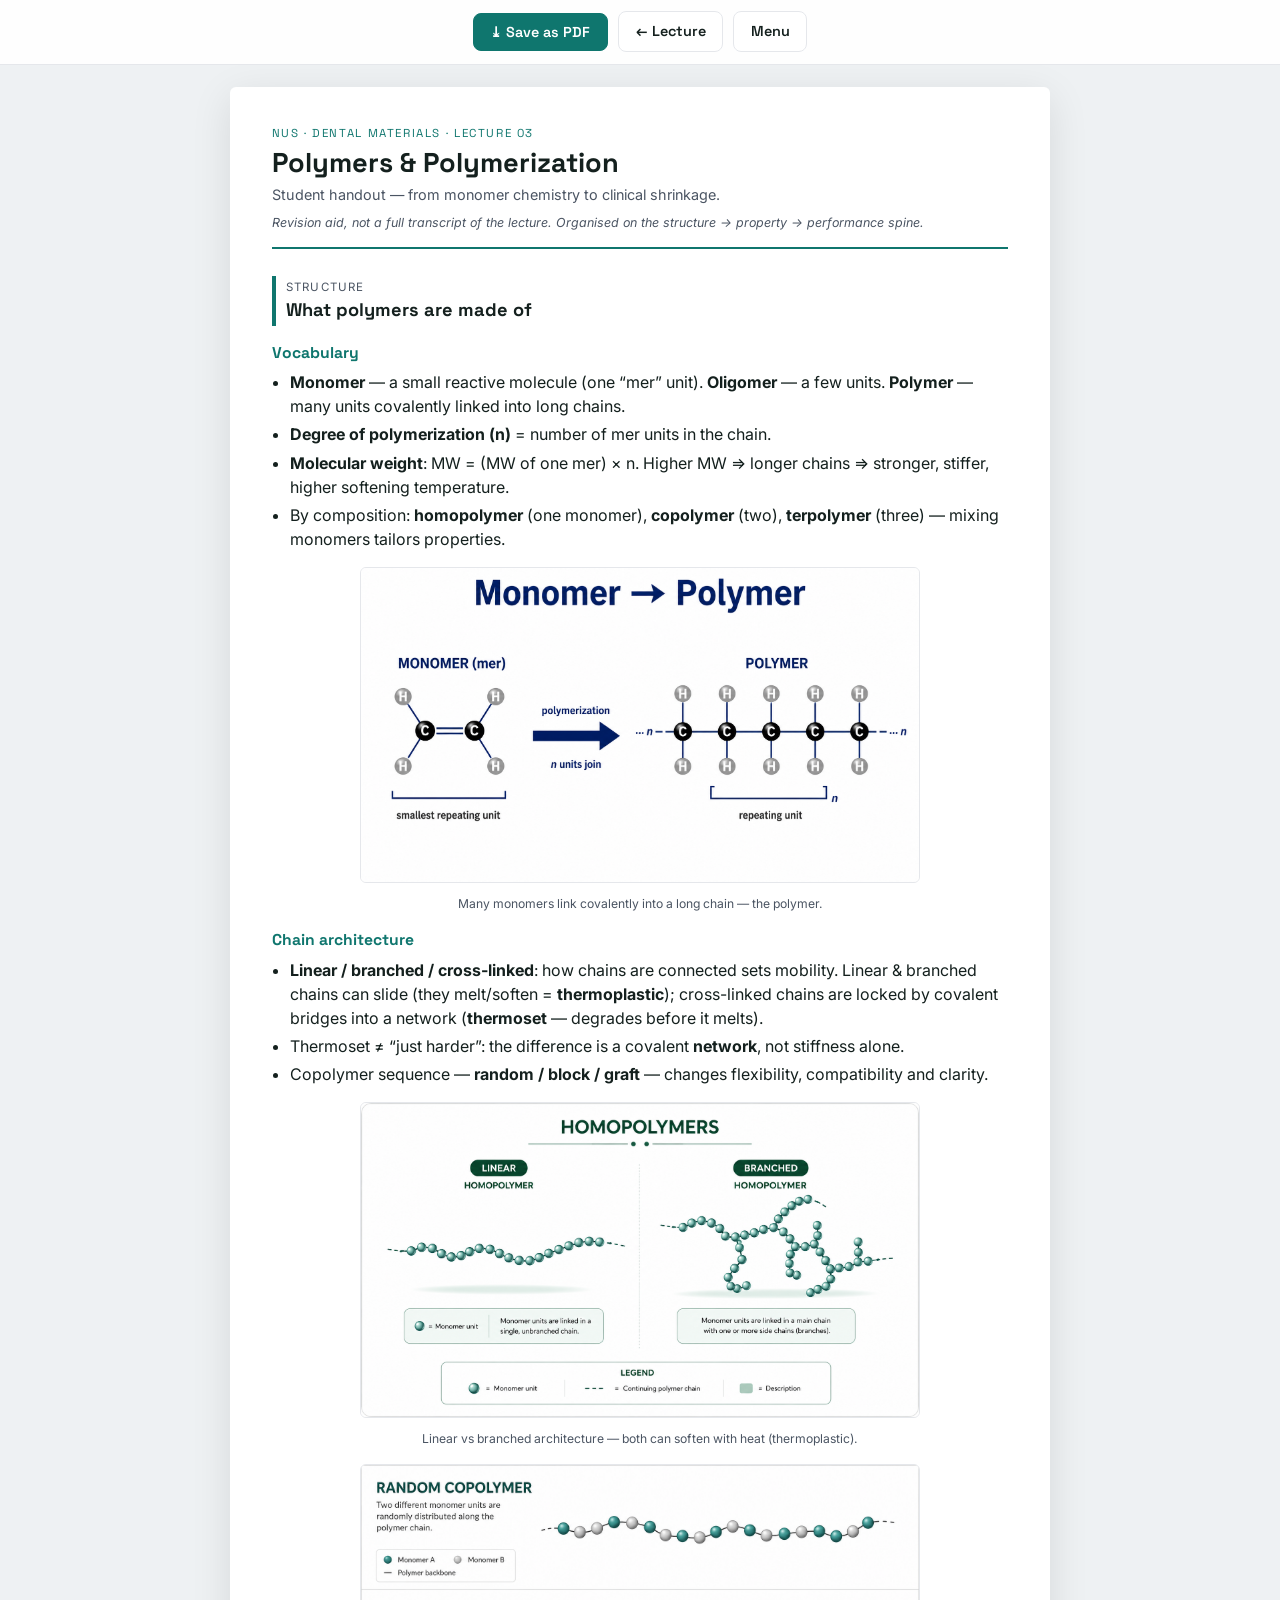
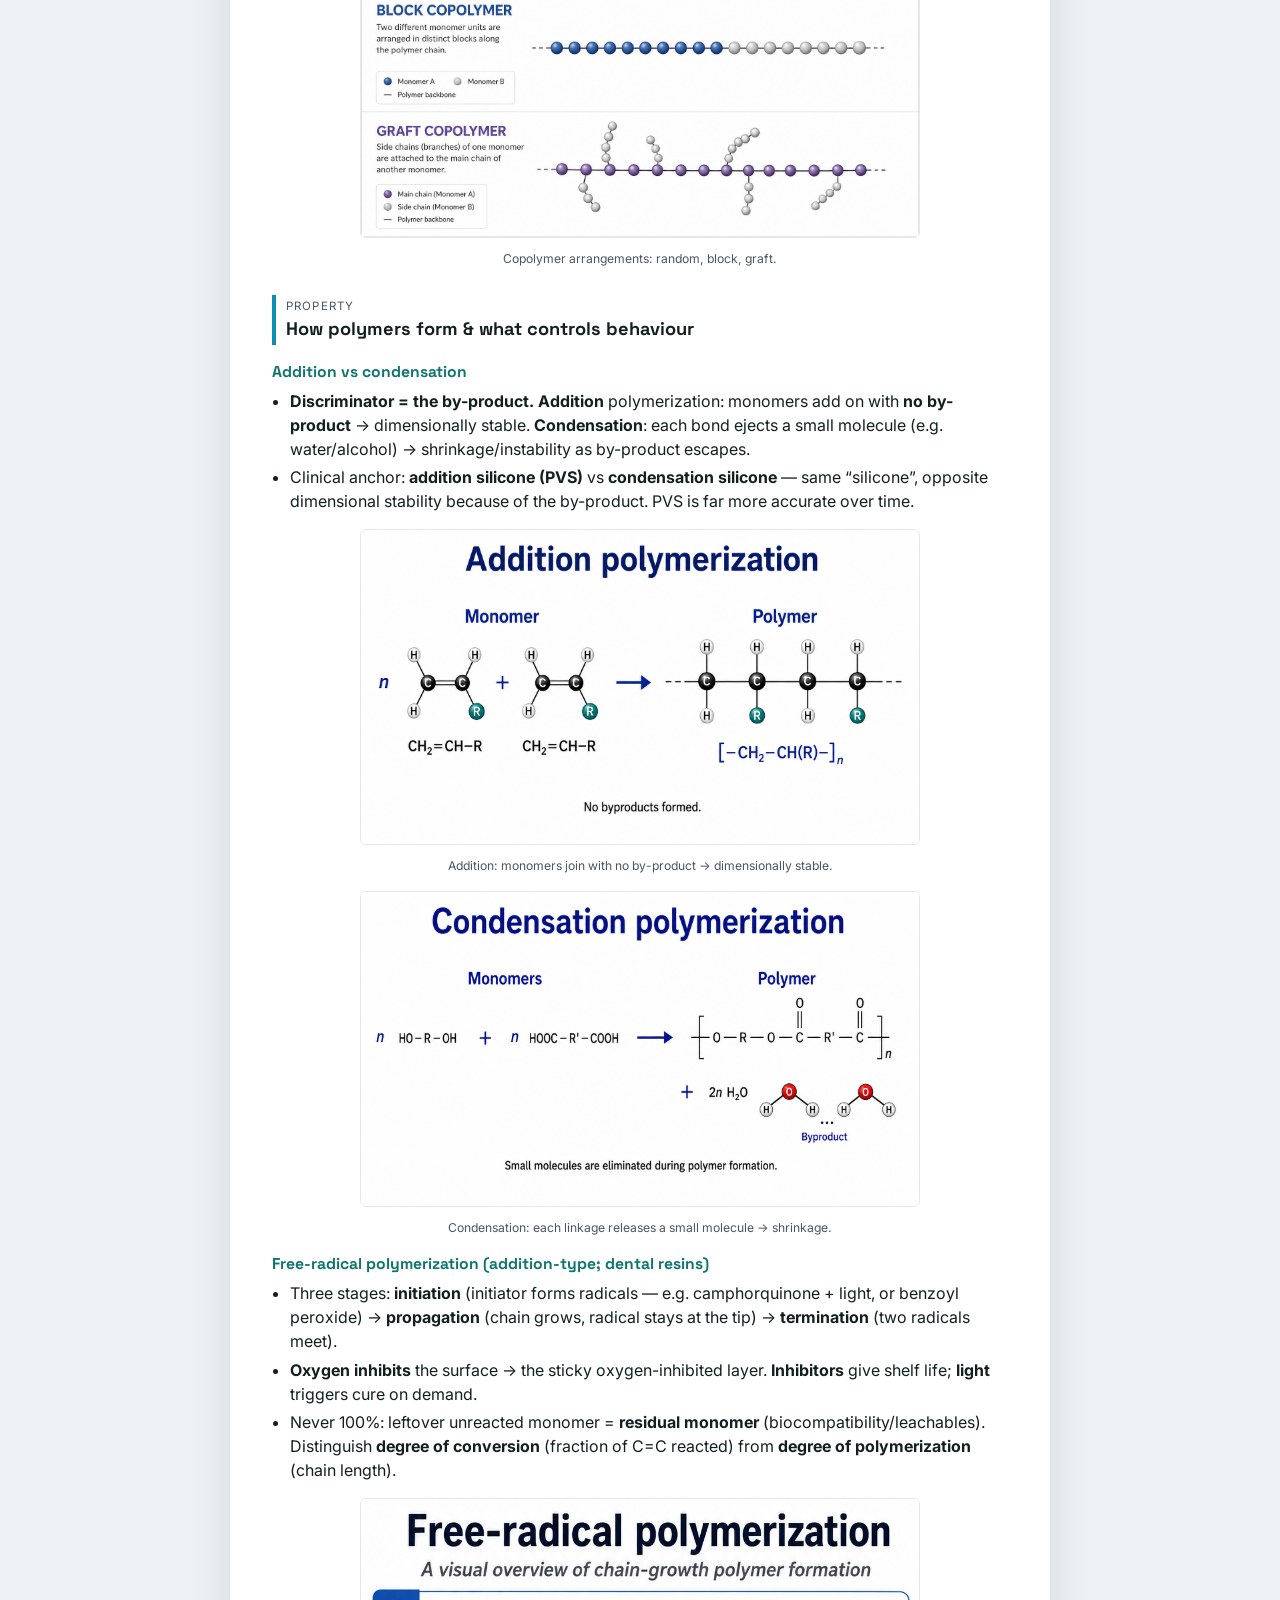
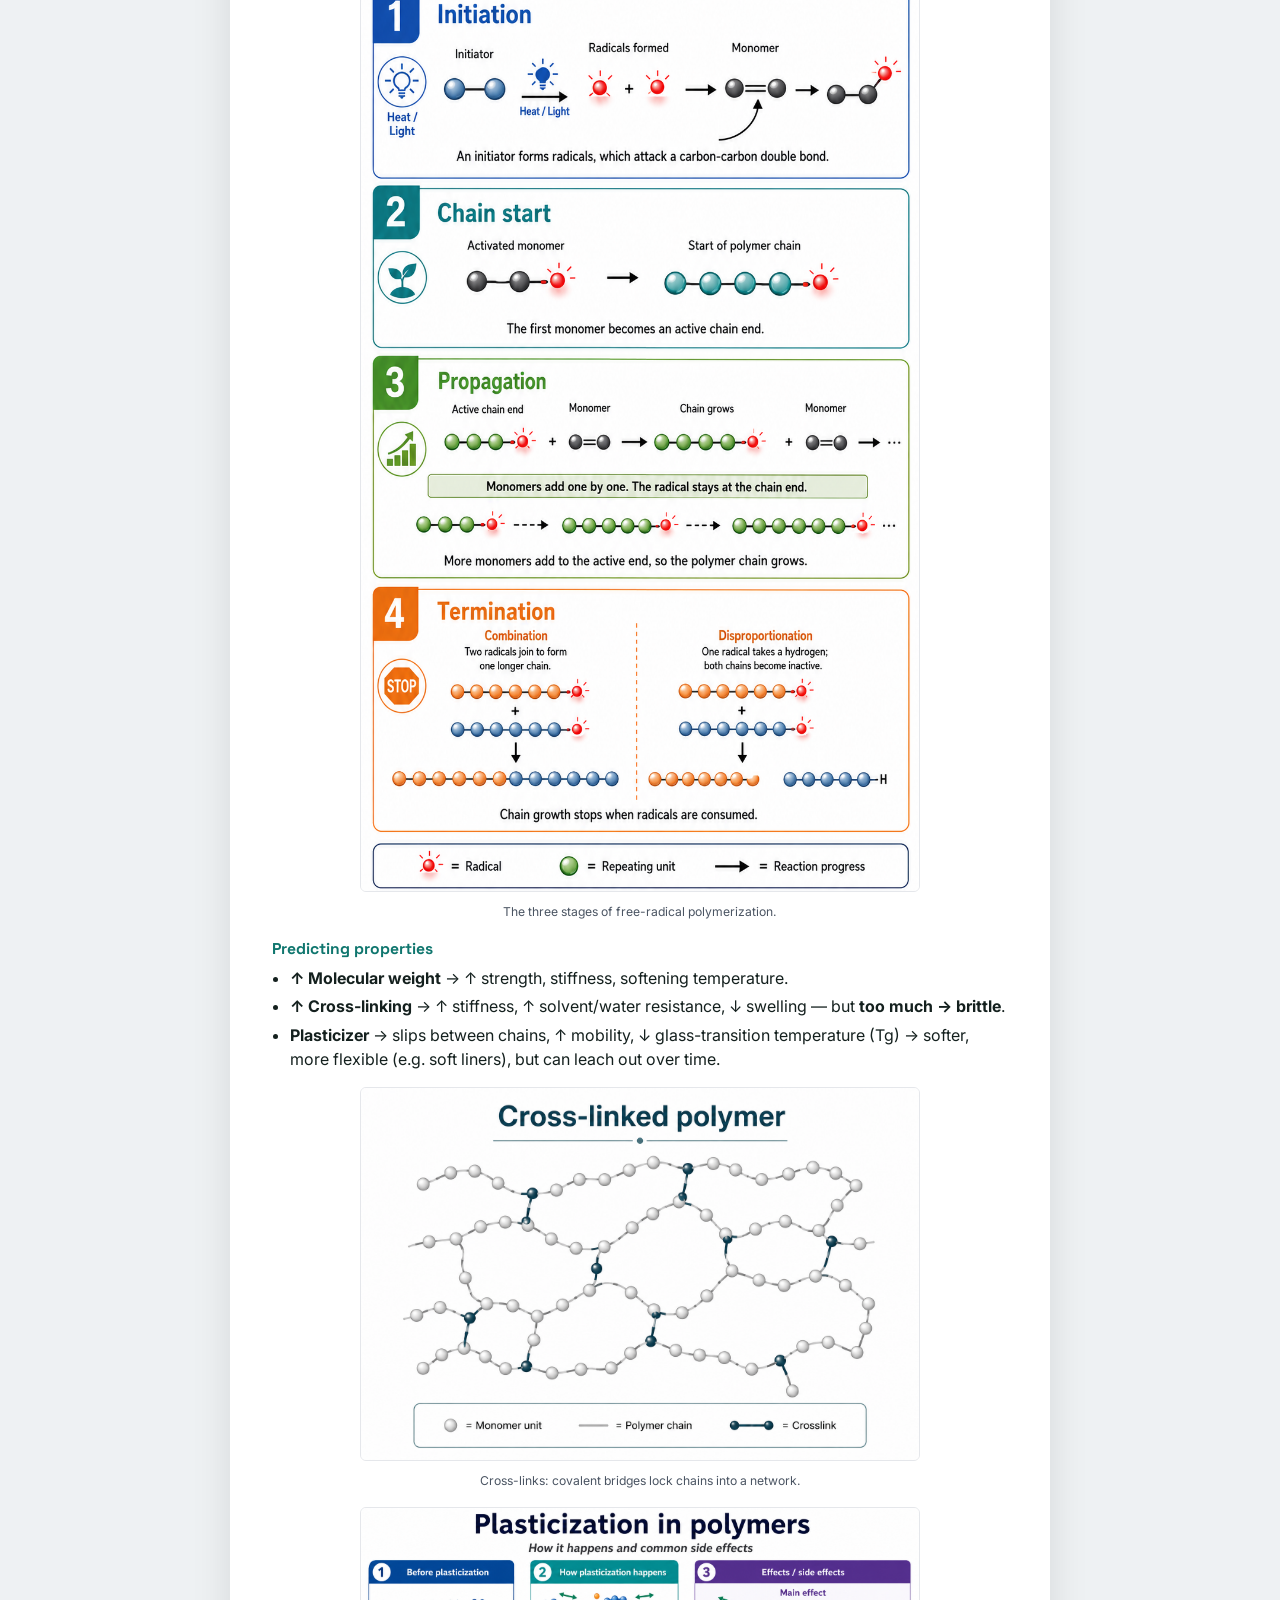
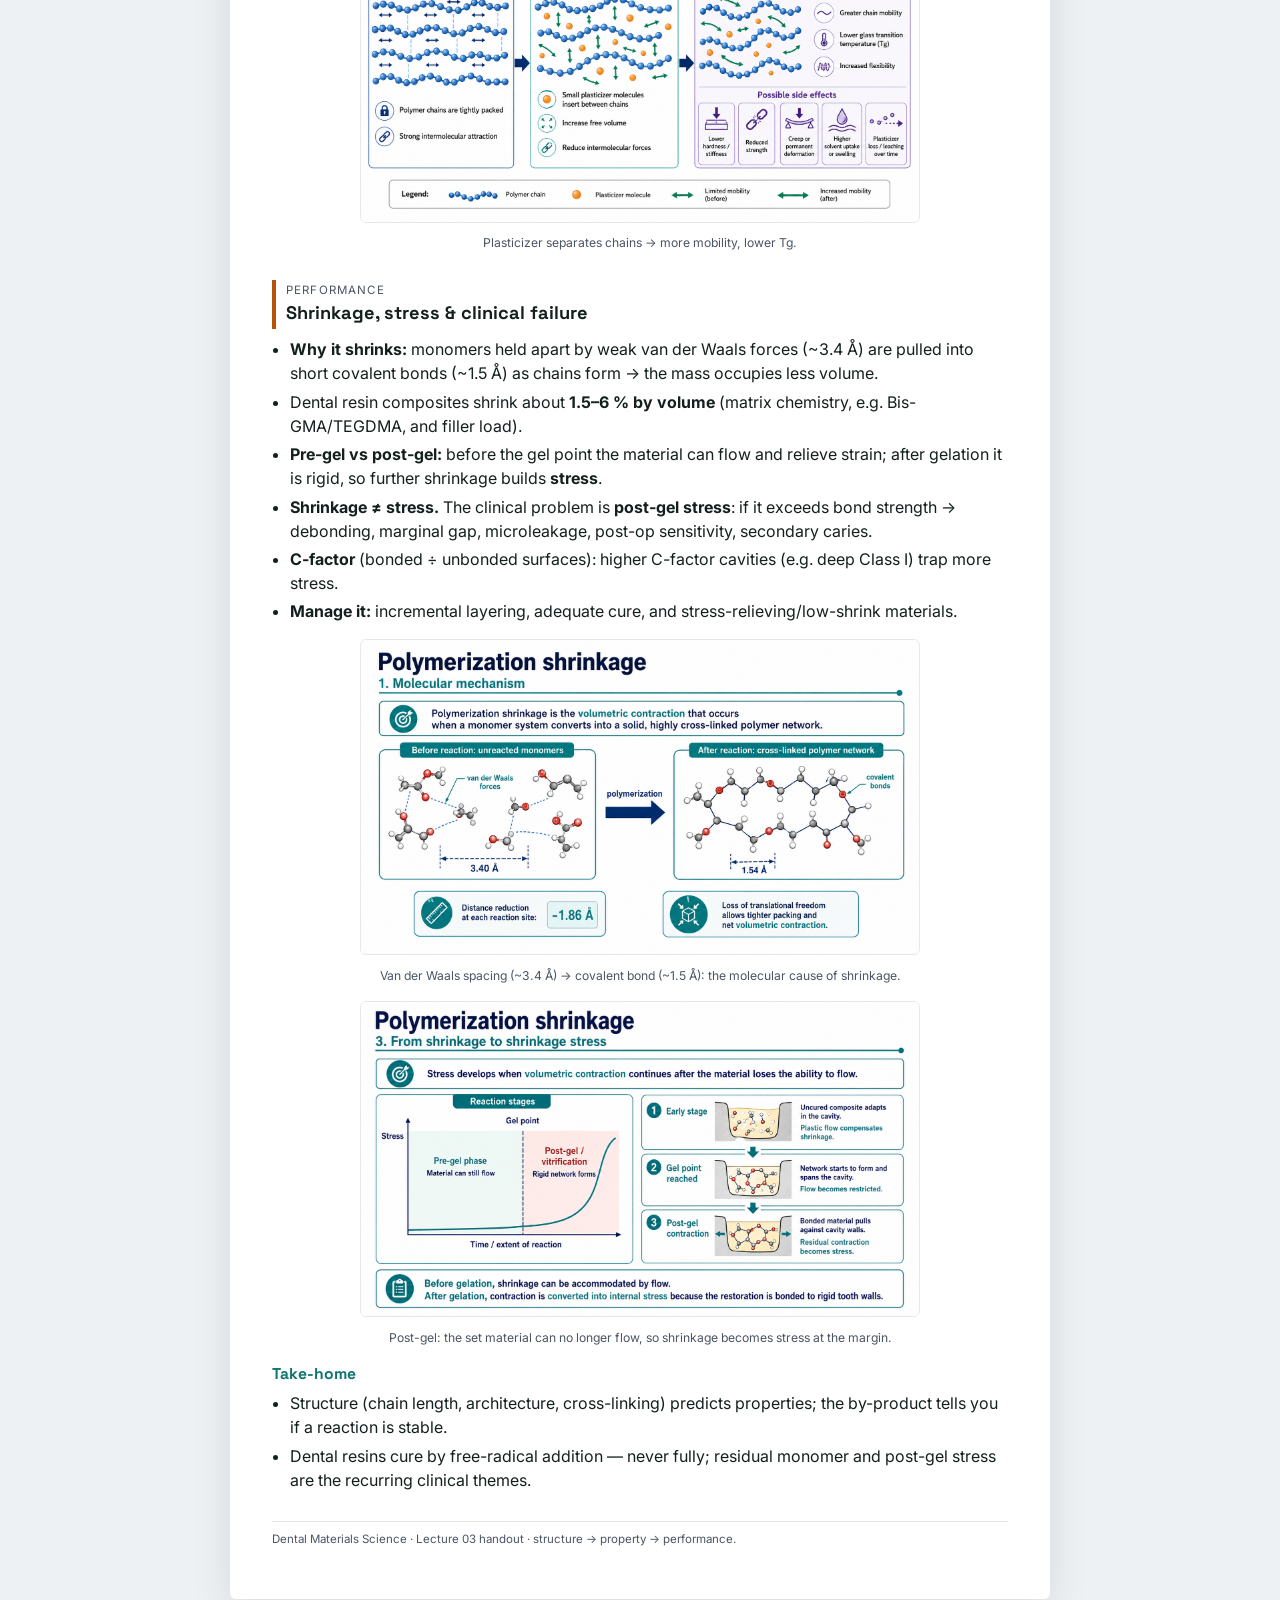
<file: lectures/03-polymerisation-and-polymers/handout.html>
<!DOCTYPE html>
<html lang="en">
<head>
<meta charset="UTF-8">
<meta name="viewport" content="width=device-width, initial-scale=1.0">
<title>Handout · Polymers &amp; Polymerization</title>
<link rel="preconnect" href="https://fonts.googleapis.com">
<link rel="preconnect" href="https://fonts.gstatic.com" crossorigin>
<link href="https://fonts.googleapis.com/css2?family=Space+Grotesk:wght@400;500;600;700&family=Inter:wght@400;500;600&display=swap" rel="stylesheet">
<!-- Folha de impressão compartilhada (relativa à raiz do repo) -->
<link rel="stylesheet" href="../../assets/css/handout.css">
</head>
<body>

<!-- Barra (só na tela) -->
<div class="hbar">
  <button class="primary" onclick="window.print()">⤓ Save as PDF</button>
  <a href="index.html">← Lecture</a>
  <a href="../../index.html">Menu</a>
</div>

<article class="sheet">

  <header class="h-head">
    <p class="h-eyebrow">NUS · Dental Materials · Lecture 03</p>
    <h1 class="h-title">Polymers &amp; Polymerization</h1>
    <p class="h-sub">Student handout — from monomer chemistry to clinical shrinkage.</p>
    <p class="h-note">Revision aid, not a full transcript of the lecture. Organised on the structure → property → performance spine.</p>
  </header>

  <!-- ================= STRUCTURE ================= -->
  <h2 class="h-sec"><small>Structure</small>What polymers are made of</h2>

  <h3 class="h-sub2">Vocabulary</h3>
  <ul class="h">
    <li><b>Monomer</b> — a small reactive molecule (one “mer” unit). <b>Oligomer</b> — a few units. <b>Polymer</b> — many units covalently linked into long chains.</li>
    <li><b>Degree of polymerization (n)</b> = number of mer units in the chain.</li>
    <li><b>Molecular weight</b>: MW = (MW of one mer) × n. Higher MW ⇒ longer chains ⇒ stronger, stiffer, higher softening temperature.</li>
    <li>By composition: <b>homopolymer</b> (one monomer), <b>copolymer</b> (two), <b>terpolymer</b> (three) — mixing monomers tailors properties.</li>
  </ul>
  <figure class="h-fig">
    <img src="assets/monomer-to-polymer-schematic.png" alt="Monomers linking into a polymer chain">
    <figcaption>Many monomers link covalently into a long chain — the polymer.</figcaption>
  </figure>

  <h3 class="h-sub2">Chain architecture</h3>
  <ul class="h">
    <li><b>Linear / branched / cross-linked</b>: how chains are connected sets mobility. Linear &amp; branched chains can slide (they melt/soften = <b>thermoplastic</b>); cross-linked chains are locked by covalent bridges into a network (<b>thermoset</b> — degrades before it melts).</li>
    <li>Thermoset ≠ “just harder”: the difference is a covalent <b>network</b>, not stiffness alone.</li>
    <li>Copolymer sequence — <b>random / block / graft</b> — changes flexibility, compatibility and clarity.</li>
  </ul>
  <figure class="h-fig">
    <img src="assets/homopolymer-linear-branched.png" alt="Linear vs branched chains">
    <figcaption>Linear vs branched architecture — both can soften with heat (thermoplastic).</figcaption>
  </figure>
  <figure class="h-fig">
    <img src="assets/copolymer-random-block-graft.png" alt="Random, block and graft copolymers">
    <figcaption>Copolymer arrangements: random, block, graft.</figcaption>
  </figure>

  <!-- ================= PROPERTY ================= -->
  <h2 class="h-sec prop"><small>Property</small>How polymers form &amp; what controls behaviour</h2>

  <h3 class="h-sub2">Addition vs condensation</h3>
  <ul class="h">
    <li><b>Discriminator = the by-product.</b> <b>Addition</b> polymerization: monomers add on with <b>no by-product</b> → dimensionally stable. <b>Condensation</b>: each bond ejects a small molecule (e.g. water/alcohol) → shrinkage/instability as by-product escapes.</li>
    <li>Clinical anchor: <b>addition silicone (PVS)</b> vs <b>condensation silicone</b> — same “silicone”, opposite dimensional stability because of the by-product. PVS is far more accurate over time.</li>
  </ul>
  <figure class="h-fig">
    <img src="assets/addition-polymerization.png" alt="Addition polymerization, no by-product">
    <figcaption>Addition: monomers join with no by-product → dimensionally stable.</figcaption>
  </figure>
  <figure class="h-fig">
    <img src="assets/condensation-polymerization.png" alt="Condensation polymerization releases a small molecule">
    <figcaption>Condensation: each linkage releases a small molecule → shrinkage.</figcaption>
  </figure>

  <h3 class="h-sub2">Free-radical polymerization (addition-type; dental resins)</h3>
  <ul class="h">
    <li>Three stages: <b>initiation</b> (initiator forms radicals — e.g. camphorquinone + light, or benzoyl peroxide) → <b>propagation</b> (chain grows, radical stays at the tip) → <b>termination</b> (two radicals meet).</li>
    <li><b>Oxygen inhibits</b> the surface → the sticky oxygen-inhibited layer. <b>Inhibitors</b> give shelf life; <b>light</b> triggers cure on demand.</li>
    <li>Never 100%: leftover unreacted monomer = <b>residual monomer</b> (biocompatibility/leachables). Distinguish <b>degree of conversion</b> (fraction of C=C reacted) from <b>degree of polymerization</b> (chain length).</li>
  </ul>
  <figure class="h-fig">
    <img src="assets/free-radical-overview.png" alt="Initiation, propagation, termination">
    <figcaption>The three stages of free-radical polymerization.</figcaption>
  </figure>

  <h3 class="h-sub2">Predicting properties</h3>
  <ul class="h">
    <li><b>↑ Molecular weight</b> → ↑ strength, stiffness, softening temperature.</li>
    <li><b>↑ Cross-linking</b> → ↑ stiffness, ↑ solvent/water resistance, ↓ swelling — but <b>too much → brittle</b>.</li>
    <li><b>Plasticizer</b> → slips between chains, ↑ mobility, ↓ glass-transition temperature (Tg) → softer, more flexible (e.g. soft liners), but can leach out over time.</li>
  </ul>
  <figure class="h-fig">
    <img src="assets/crosslinking.png" alt="Cross-links bridging chains">
    <figcaption>Cross-links: covalent bridges lock chains into a network.</figcaption>
  </figure>
  <figure class="h-fig">
    <img src="assets/plasticization.png" alt="Plasticizer separating chains">
    <figcaption>Plasticizer separates chains → more mobility, lower Tg.</figcaption>
  </figure>

  <!-- ================= PERFORMANCE ================= -->
  <h2 class="h-sec perf"><small>Performance</small>Shrinkage, stress &amp; clinical failure</h2>
  <ul class="h">
    <li><b>Why it shrinks:</b> monomers held apart by weak van der Waals forces (~3.4 Å) are pulled into short covalent bonds (~1.5 Å) as chains form → the mass occupies less volume.</li>
    <li>Dental resin composites shrink about <b>1.5–6 % by volume</b> (matrix chemistry, e.g. Bis-GMA/TEGDMA, and filler load).</li>
    <li><b>Pre-gel vs post-gel:</b> before the gel point the material can flow and relieve strain; after gelation it is rigid, so further shrinkage builds <b>stress</b>.</li>
    <li><b>Shrinkage ≠ stress.</b> The clinical problem is <b>post-gel stress</b>: if it exceeds bond strength → debonding, marginal gap, microleakage, post-op sensitivity, secondary caries.</li>
    <li><b>C-factor</b> (bonded ÷ unbonded surfaces): higher C-factor cavities (e.g. deep Class I) trap more stress.</li>
    <li><b>Manage it:</b> incremental layering, adequate cure, and stress-relieving/low-shrink materials.</li>
  </ul>
  <figure class="h-fig">
    <img src="assets/shrinkage-1-molecular-mechanism.png" alt="Bond length change drives shrinkage">
    <figcaption>Van der Waals spacing (~3.4 Å) → covalent bond (~1.5 Å): the molecular cause of shrinkage.</figcaption>
  </figure>
  <figure class="h-fig">
    <img src="assets/shrinkage-3-stress-development.png" alt="Pre-gel flow vs post-gel stress">
    <figcaption>Post-gel: the set material can no longer flow, so shrinkage becomes stress at the margin.</figcaption>
  </figure>

  <h3 class="h-sub2">Take-home</h3>
  <ul class="h">
    <li>Structure (chain length, architecture, cross-linking) predicts properties; the by-product tells you if a reaction is stable.</li>
    <li>Dental resins cure by free-radical addition — never fully; residual monomer and post-gel stress are the recurring clinical themes.</li>
  </ul>

  <p class="h-foot">Dental Materials Science · Lecture 03 handout · structure → property → performance.</p>

</article>
</body>
</html>
</file>
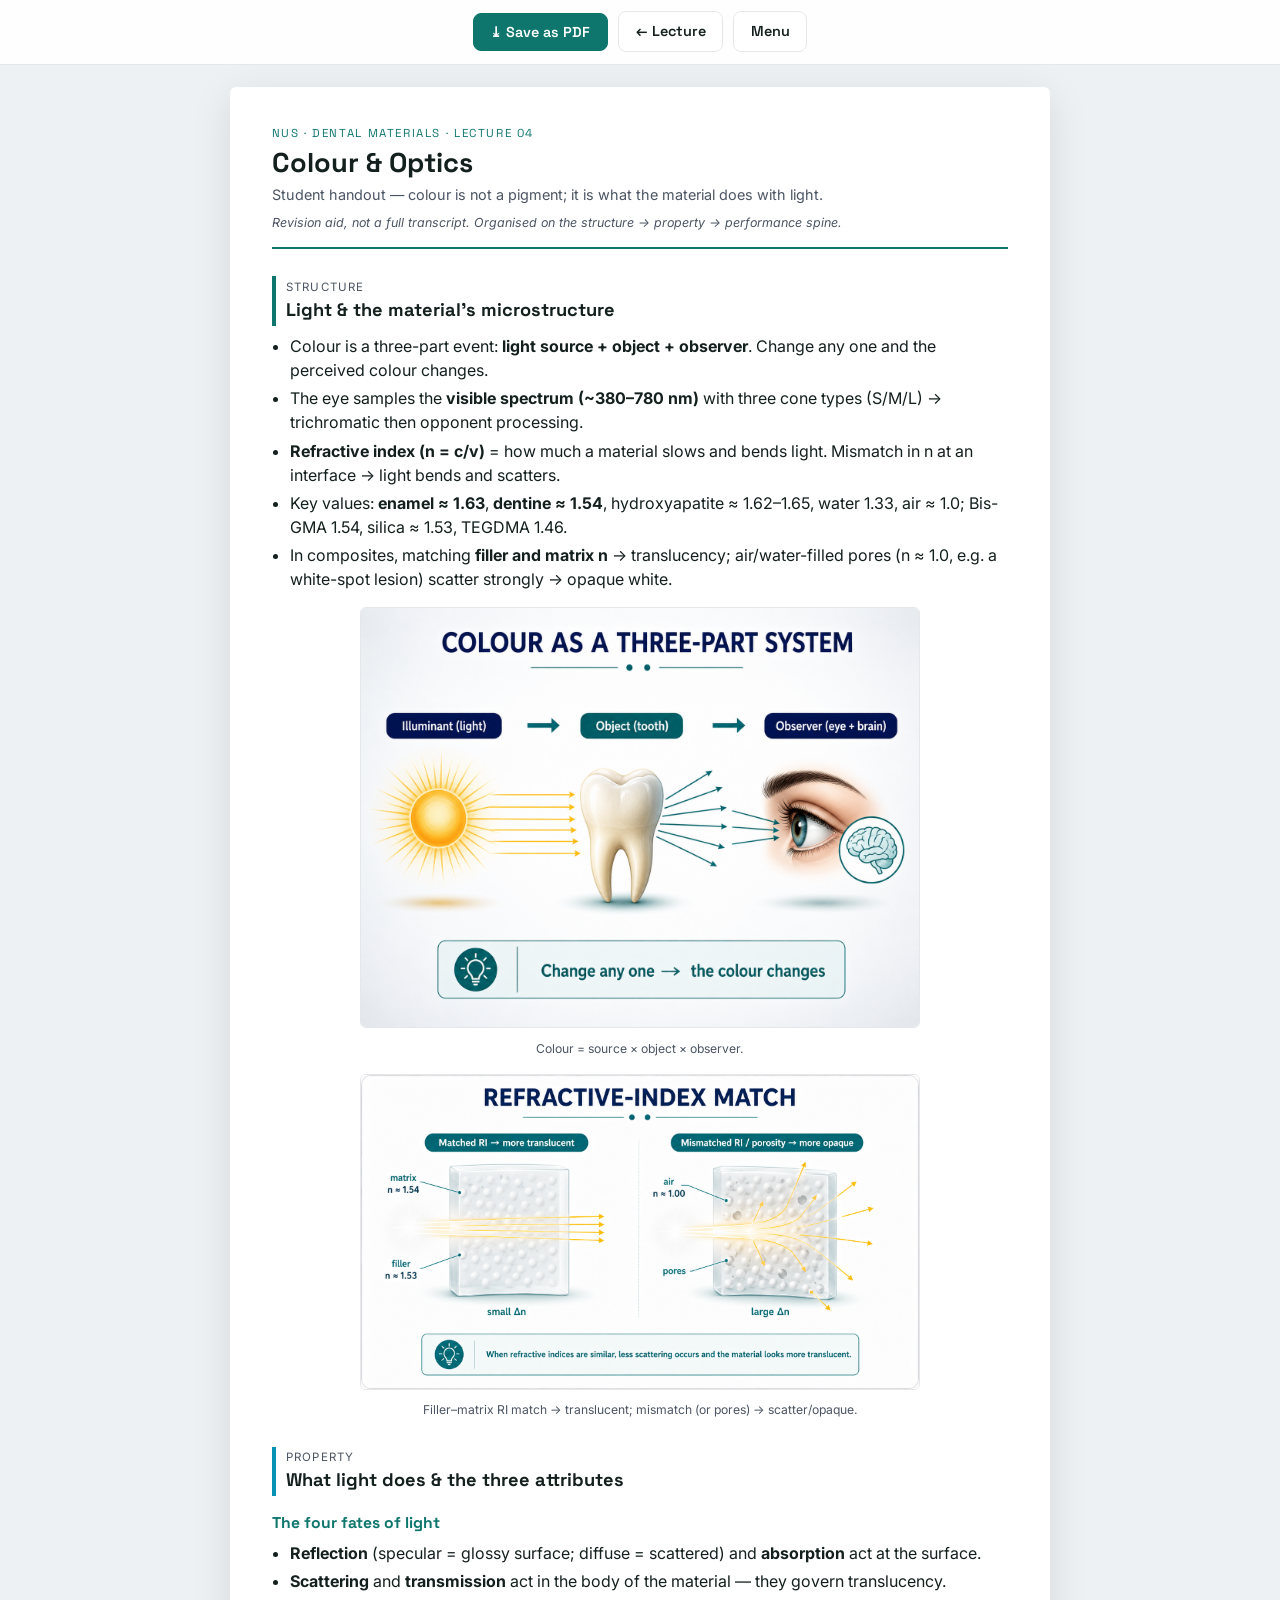
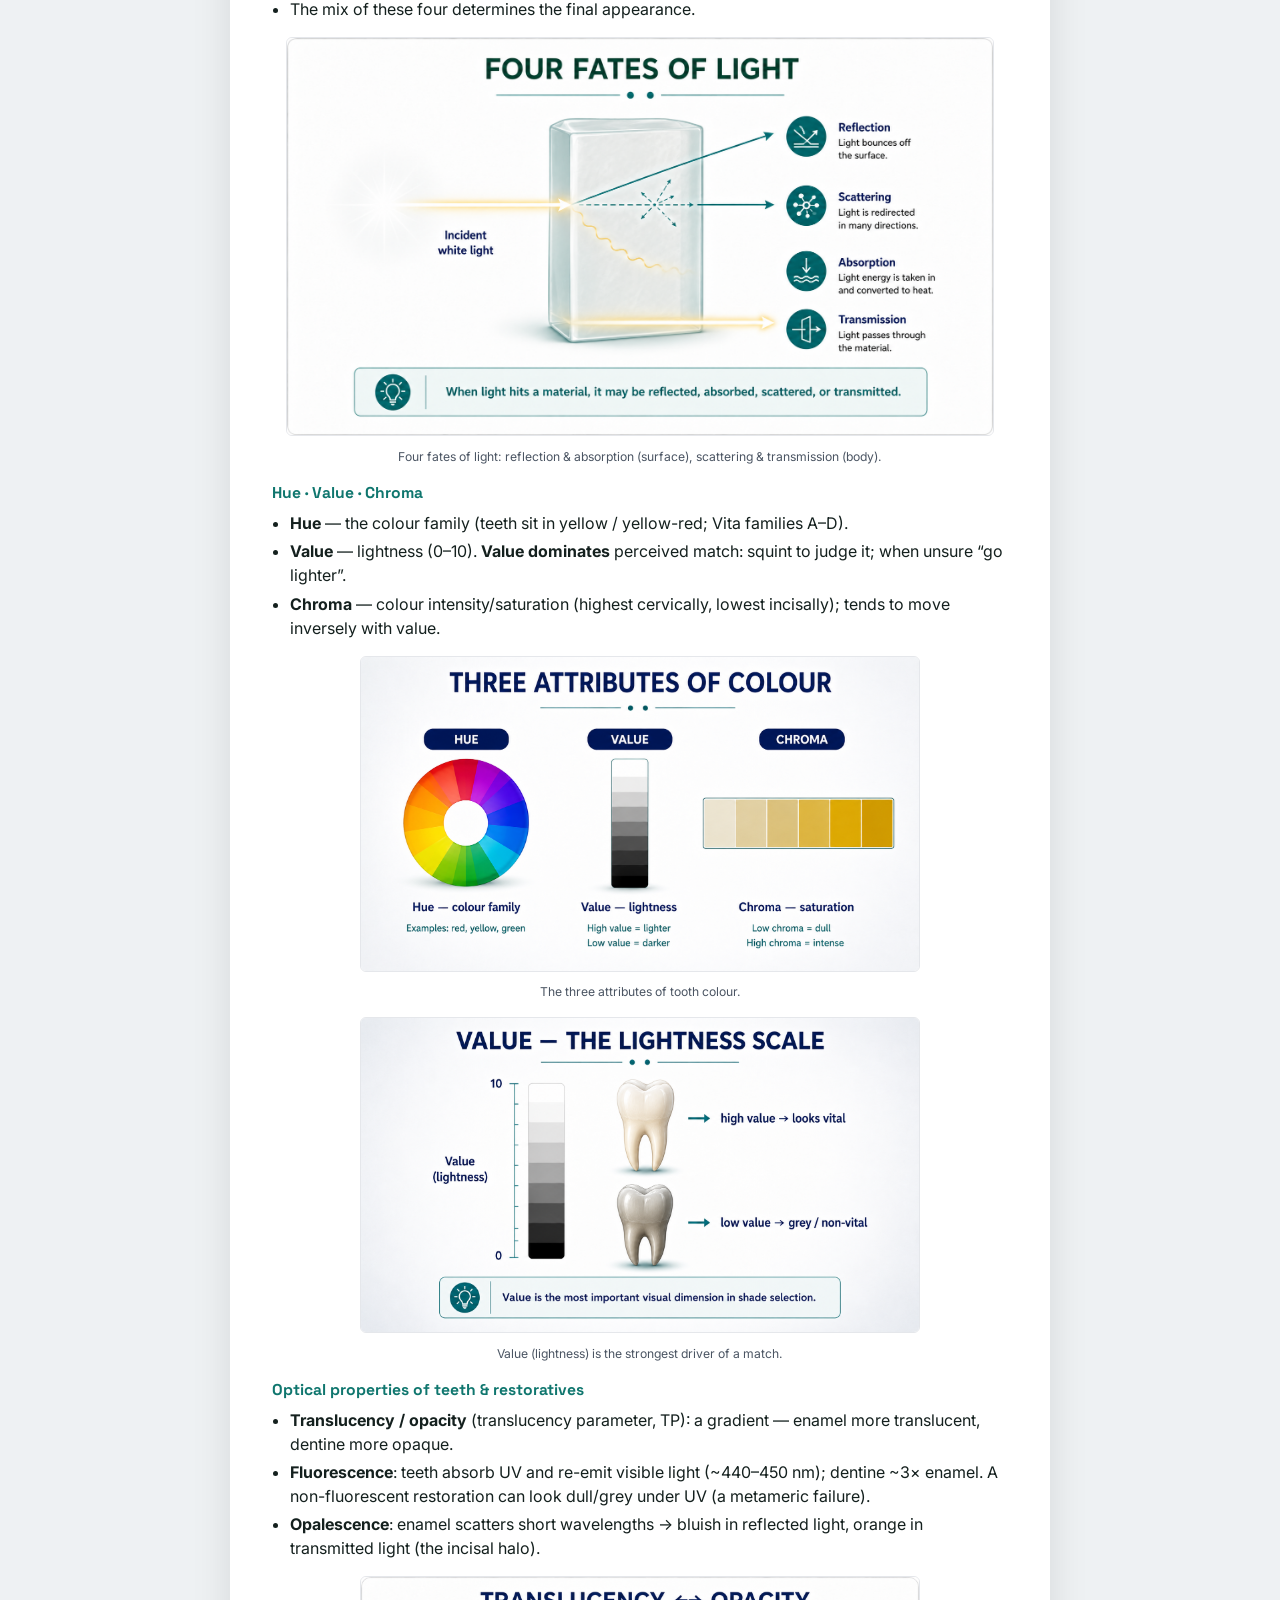
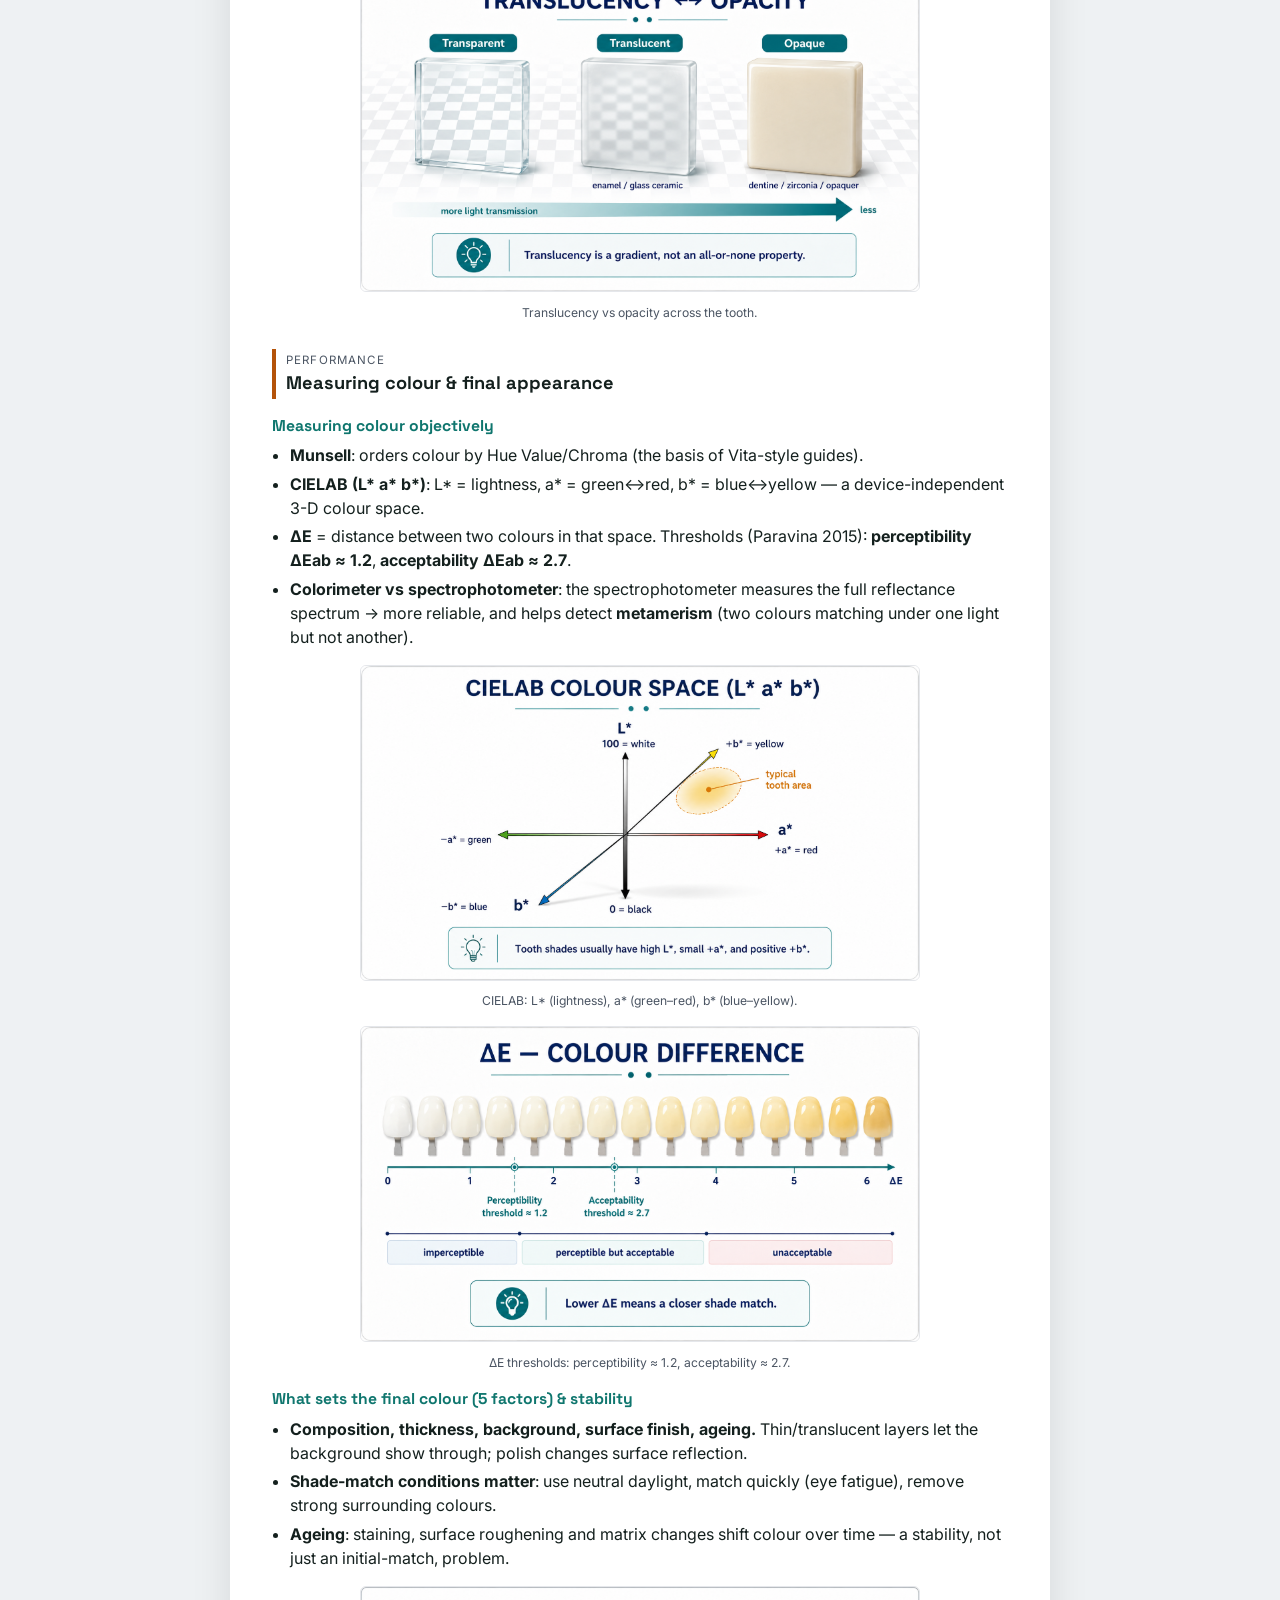
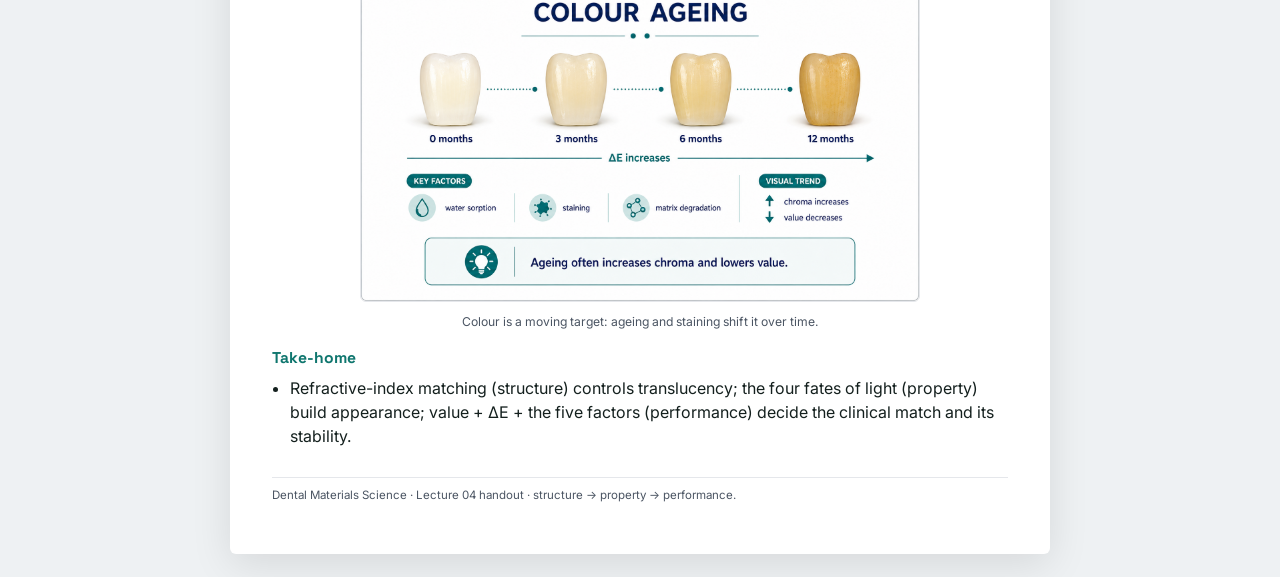
<file: lectures/04-colour-and-optics/handout.html>
<!DOCTYPE html>
<html lang="en">
<head>
<meta charset="UTF-8">
<meta name="viewport" content="width=device-width, initial-scale=1.0">
<title>Handout · Colour &amp; Optics</title>
<link rel="preconnect" href="https://fonts.googleapis.com">
<link rel="preconnect" href="https://fonts.gstatic.com" crossorigin>
<link href="https://fonts.googleapis.com/css2?family=Space+Grotesk:wght@400;500;600;700&family=Inter:wght@400;500;600&display=swap" rel="stylesheet">
<link rel="stylesheet" href="../../assets/css/handout.css">
</head>
<body>

<div class="hbar">
  <button class="primary" onclick="window.print()">⤓ Save as PDF</button>
  <a href="index.html">← Lecture</a>
  <a href="../../index.html">Menu</a>
</div>

<article class="sheet">

  <header class="h-head">
    <p class="h-eyebrow">NUS · Dental Materials · Lecture 04</p>
    <h1 class="h-title">Colour &amp; Optics</h1>
    <p class="h-sub">Student handout — colour is not a pigment; it is what the material does with light.</p>
    <p class="h-note">Revision aid, not a full transcript. Organised on the structure → property → performance spine.</p>
  </header>

  <!-- ================= STRUCTURE ================= -->
  <h2 class="h-sec"><small>Structure</small>Light &amp; the material’s microstructure</h2>
  <ul class="h">
    <li>Colour is a three-part event: <b>light source + object + observer</b>. Change any one and the perceived colour changes.</li>
    <li>The eye samples the <b>visible spectrum (~380–780 nm)</b> with three cone types (S/M/L) → trichromatic then opponent processing.</li>
    <li><b>Refractive index (n = c/v)</b> = how much a material slows and bends light. Mismatch in n at an interface → light bends and scatters.</li>
    <li>Key values: <b>enamel ≈ 1.63</b>, <b>dentine ≈ 1.54</b>, hydroxyapatite ≈ 1.62–1.65, water 1.33, air ≈ 1.0; Bis-GMA 1.54, silica ≈ 1.53, TEGDMA 1.46.</li>
    <li>In composites, matching <b>filler and matrix n</b> → translucency; air/water-filled pores (n ≈ 1.0, e.g. a white-spot lesion) scatter strongly → opaque white.</li>
  </ul>
  <figure class="h-fig">
    <img src="assets/light-object-observer.png" alt="Light source, object and observer">
    <figcaption>Colour = source × object × observer.</figcaption>
  </figure>
  <figure class="h-fig">
    <img src="assets/refractive-index-match.png" alt="Refractive index match vs mismatch">
    <figcaption>Filler–matrix RI match → translucent; mismatch (or pores) → scatter/opaque.</figcaption>
  </figure>

  <!-- ================= PROPERTY ================= -->
  <h2 class="h-sec prop"><small>Property</small>What light does &amp; the three attributes</h2>

  <h3 class="h-sub2">The four fates of light</h3>
  <ul class="h">
    <li><b>Reflection</b> (specular = glossy surface; diffuse = scattered) and <b>absorption</b> act at the surface.</li>
    <li><b>Scattering</b> and <b>transmission</b> act in the body of the material — they govern translucency.</li>
    <li>The mix of these four determines the final appearance.</li>
  </ul>
  <figure class="h-fig wide">
    <img src="assets/four-fates-of-light.png" alt="Reflection, absorption, scattering, transmission">
    <figcaption>Four fates of light: reflection &amp; absorption (surface), scattering &amp; transmission (body).</figcaption>
  </figure>

  <h3 class="h-sub2">Hue · Value · Chroma</h3>
  <ul class="h">
    <li><b>Hue</b> — the colour family (teeth sit in yellow / yellow-red; Vita families A–D).</li>
    <li><b>Value</b> — lightness (0–10). <b>Value dominates</b> perceived match: squint to judge it; when unsure “go lighter”.</li>
    <li><b>Chroma</b> — colour intensity/saturation (highest cervically, lowest incisally); tends to move inversely with value.</li>
  </ul>
  <figure class="h-fig">
    <img src="assets/hvc-overview.png" alt="Hue, value, chroma on a tooth">
    <figcaption>The three attributes of tooth colour.</figcaption>
  </figure>
  <figure class="h-fig">
    <img src="assets/value-scale.png" alt="Value scale from dark to light">
    <figcaption>Value (lightness) is the strongest driver of a match.</figcaption>
  </figure>

  <h3 class="h-sub2">Optical properties of teeth &amp; restoratives</h3>
  <ul class="h">
    <li><b>Translucency / opacity</b> (translucency parameter, TP): a gradient — enamel more translucent, dentine more opaque.</li>
    <li><b>Fluorescence</b>: teeth absorb UV and re-emit visible light (~440–450 nm); dentine ~3× enamel. A non-fluorescent restoration can look dull/grey under UV (a metameric failure).</li>
    <li><b>Opalescence</b>: enamel scatters short wavelengths → bluish in reflected light, orange in transmitted light (the incisal halo).</li>
  </ul>
  <figure class="h-fig">
    <img src="assets/translucency-opacity.png" alt="Translucency vs opacity">
    <figcaption>Translucency vs opacity across the tooth.</figcaption>
  </figure>

  <!-- ================= PERFORMANCE ================= -->
  <h2 class="h-sec perf"><small>Performance</small>Measuring colour &amp; final appearance</h2>

  <h3 class="h-sub2">Measuring colour objectively</h3>
  <ul class="h">
    <li><b>Munsell</b>: orders colour by Hue Value/Chroma (the basis of Vita-style guides).</li>
    <li><b>CIELAB (L* a* b*)</b>: L* = lightness, a* = green↔red, b* = blue↔yellow — a device-independent 3-D colour space.</li>
    <li><b>ΔE</b> = distance between two colours in that space. Thresholds (Paravina 2015): <b>perceptibility ΔEab ≈ 1.2</b>, <b>acceptability ΔEab ≈ 2.7</b>.</li>
    <li><b>Colorimeter vs spectrophotometer</b>: the spectrophotometer measures the full reflectance spectrum → more reliable, and helps detect <b>metamerism</b> (two colours matching under one light but not another).</li>
  </ul>
  <figure class="h-fig">
    <img src="assets/cielab-axes.png" alt="CIELAB L* a* b* axes">
    <figcaption>CIELAB: L* (lightness), a* (green–red), b* (blue–yellow).</figcaption>
  </figure>
  <figure class="h-fig">
    <img src="assets/delta-e-thresholds.png" alt="Delta-E perceptibility and acceptability thresholds">
    <figcaption>ΔE thresholds: perceptibility ≈ 1.2, acceptability ≈ 2.7.</figcaption>
  </figure>

  <h3 class="h-sub2">What sets the final colour (5 factors) &amp; stability</h3>
  <ul class="h">
    <li><b>Composition, thickness, background, surface finish, ageing.</b> Thin/translucent layers let the background show through; polish changes surface reflection.</li>
    <li><b>Shade-match conditions matter</b>: use neutral daylight, match quickly (eye fatigue), remove strong surrounding colours.</li>
    <li><b>Ageing</b>: staining, surface roughening and matrix changes shift colour over time — a stability, not just an initial-match, problem.</li>
  </ul>
  <figure class="h-fig">
    <img src="assets/colour-ageing.png" alt="Colour change with ageing">
    <figcaption>Colour is a moving target: ageing and staining shift it over time.</figcaption>
  </figure>

  <h3 class="h-sub2">Take-home</h3>
  <ul class="h">
    <li>Refractive-index matching (structure) controls translucency; the four fates of light (property) build appearance; value + ΔE + the five factors (performance) decide the clinical match and its stability.</li>
  </ul>

  <p class="h-foot">Dental Materials Science · Lecture 04 handout · structure → property → performance.</p>

</article>
</body>
</html>
</file>
<file: assets/css/lecture.css>
/* =====================================================================
   DENTAL MATERIALS · LECTURE DESIGN SYSTEM  (identidade "Clinical Clean")
   ---------------------------------------------------------------------
   Arquivo compartilhado por TODAS as aulas. Não edite por aula:
   se precisar de um estilo novo, adicione um componente aqui.

   Mapa semântico das cores (isto tem significado, não é enfeite):
     TEAL (frio)  = ciência / mecanismo / laboratório
     ÂMBAR (quente) = clínica / paciente / decisão clínica
     ROSA         = equívoco / alerta / "cuidado"
     PAINEL ESCURO = "bancada de mecanismo" (onde as animações brilham)

   Assinatura visual: a barra de progresso "polimeriza" conforme você
   rola a página (monômeros que se ligam numa cadeia).
   ===================================================================== */

/* ---------- 1. TOKENS (as variáveis do curso inteiro) ---------------- */
:root {
  /* Cores base */
  --c-paper:        #FBFCFD;   /* fundo da página (branco frio) */
  --c-surface:      #FFFFFF;   /* cartões / superfícies elevadas */
  --c-ink:          #0F1B2A;   /* texto principal (azul-tinta quase preto) */
  --c-ink-soft:     #33475B;   /* texto secundário */
  --c-muted:        #64768A;   /* legendas, metadados */
  --c-line:         #E3E9EF;   /* linhas / bordas hairline */
  --c-line-strong:  #C9D4DE;

  /* Acentos semânticos */
  --c-primary:      #0C7489;   /* teal — ciência */
  --c-primary-ink:  #0A5C6D;
  --c-primary-wash: #E7F4F6;   /* fundo teal muito claro */
  --c-clinical:     #B45309;   /* âmbar — clínica */
  --c-clinical-wash:#FDF3E7;
  --c-warn:         #BE123C;   /* rosa — equívoco */
  --c-warn-wash:    #FDECEF;
  --c-ok:           #15803D;   /* verde — acerto/quiz correto */
  --c-ok-wash:      #E9F6ED;

  /* Painel escuro (bancada de mecanismo) */
  --c-dark:         #0B1B2B;
  --c-dark-2:       #10273B;
  --c-dark-ink:     #E8F1F6;
  --c-dark-muted:   #8FA9BC;
  --c-dark-line:    #1E3A52;

  /* Tipografia */
  --font-display: "Space Grotesk", "Segoe UI", system-ui, sans-serif; /* técnica, com caráter */
  --font-body:    "Inter", system-ui, -apple-system, "Segoe UI", sans-serif;
  --font-mono:    "IBM Plex Mono", ui-monospace, "Consolas", monospace; /* fórmulas químicas / dados */

  /* Escala de tamanhos (base grande para PROJEÇÃO em sala) */
  --fs-base:  1.15rem;    /* ~18.4px */
  --fs-sm:    0.9rem;
  --fs-lg:    1.3rem;
  --fs-xl:    1.7rem;
  --fs-2xl:   2.3rem;
  --fs-3xl:   3.2rem;
  --fs-hero:  clamp(2.6rem, 6vw, 4.6rem);
  --lh-body:  1.68;

  /* Espaçamento e formas */
  --space:    1.25rem;
  --radius:   14px;
  --radius-sm:9px;
  --maxw-read: 74ch;        /* medida de leitura confortável */
  --maxw-wide: 1180px;      /* largura de seções largas / figuras */
  --shadow:   0 1px 2px rgba(15,27,42,.05), 0 8px 28px rgba(15,27,42,.07);
  --shadow-lg:0 12px 48px rgba(15,27,42,.14);
  --ring:     0 0 0 3px rgba(12,116,137,.28);
}

/* ---------- 2. RESET LEVE ------------------------------------------- */
*, *::before, *::after { box-sizing: border-box; }
html { scroll-behavior: smooth; -webkit-text-size-adjust: 100%;
  scroll-padding-top: 76px; /* ao "pular" para uma seção, ela para abaixo da barra */ }
body {
  margin: 0;
  background: var(--c-paper);
  color: var(--c-ink);
  font-family: var(--font-body);
  font-size: var(--fs-base);
  line-height: var(--lh-body);
  -webkit-font-smoothing: antialiased;
  text-rendering: optimizeLegibility;
}
img { max-width: 100%; height: auto; display: block; }
a { color: var(--c-primary-ink); text-underline-offset: 3px; }
h1, h2, h3, h4 { font-family: var(--font-display); line-height: 1.12; color: var(--c-ink); font-weight: 600; letter-spacing: -0.01em; }
:focus-visible { outline: none; box-shadow: var(--ring); border-radius: 6px; }

/* ---------- 3. LAYOUT ----------------------------------------------- */
.l-read  { max-width: var(--maxw-read); margin-inline: auto; padding-inline: 1.25rem; }
.l-wide  { max-width: var(--maxw-wide); margin-inline: auto; padding-inline: 1.25rem; }

/* Uma "seção" da aula: bloco vertical com respiro generoso */
.section { padding: clamp(3rem, 7vw, 6rem) 0; border-top: 1px solid var(--c-line);
  scroll-margin-top: 76px; }
.section:first-of-type { border-top: 0; }

/* Sobrescrita ("eyebrow"): rótulo pequeno em maiúsculas com marcador de elo */
.eyebrow {
  display: inline-flex; align-items: center; gap: .55rem;
  font-family: var(--font-mono);
  font-size: .78rem; letter-spacing: .16em; text-transform: uppercase;
  color: var(--c-primary-ink); font-weight: 500; margin: 0 0 1rem;
}
.eyebrow::before { /* mini-elo de polímero */
  content: ""; width: 26px; height: 10px; flex: none;
  background:
    radial-gradient(circle at 5px 5px, var(--c-primary) 3.2px, transparent 3.6px),
    radial-gradient(circle at 21px 5px, var(--c-primary) 3.2px, transparent 3.6px);
  border-top: 2px solid var(--c-primary);
  border-bottom: 0; margin-top: 2px;
}

.section h2 { font-size: var(--fs-2xl); margin: 0 0 .6rem; }
.section h3 { font-size: var(--fs-xl); margin: 2.2rem 0 .5rem; color: var(--c-primary-ink); }
.section p  { margin: 0 0 1.05rem; }
.lead { font-size: var(--fs-lg); color: var(--c-ink-soft); }

/* Frase-âncora: a UMA coisa que fica na tela por seção (formato "enxuto") */
.statement { font-family: var(--font-display); font-weight: 600; font-size: clamp(1.5rem, 2.6vw, 2.05rem);
  line-height: 1.32; color: var(--c-ink); max-width: 34ch; margin: .3rem 0 1.4rem; }
.statement b { color: var(--c-primary-ink); }
.statement--clinical b { color: var(--c-clinical); }
.substatement { font-size: var(--fs-lg); color: var(--c-ink-soft); max-width: 56ch; margin: -.6rem 0 1.4rem; }
/* Seção enxuta: conteúdo centralizado verticalmente, como um slide */
.section--slide { min-height: 62vh; display: flex; flex-direction: column; justify-content: center; }

/* Listas com bullets em forma de elo */
.section ul { padding-left: 0; list-style: none; margin: 0 0 1.1rem; }
.section ul li { position: relative; padding-left: 1.7rem; margin: .5rem 0; }
.section ul li::before {
  content: ""; position: absolute; left: 0; top: .62em;
  width: 10px; height: 10px; border-radius: 50%;
  border: 2px solid var(--c-primary); background: var(--c-primary-wash);
}

/* ---------- 4. BARRA DE PROGRESSO "POLIMERIZANTE" (assinatura) ------ */
.topbar {
  position: sticky; top: 0; z-index: 50;
  background: rgba(251,252,253,.86); backdrop-filter: blur(10px);
  border-bottom: 1px solid var(--c-line);
}
.topbar__row { max-width: var(--maxw-wide); margin-inline: auto; padding: .6rem 1.25rem;
  display: flex; align-items: center; gap: 1rem; }
.topbar__home { font-family: var(--font-mono); font-size: .8rem; text-decoration: none;
  color: var(--c-muted); white-space: nowrap; }
.topbar__home:hover { color: var(--c-primary-ink); }
.topbar__title { font-family: var(--font-display); font-weight: 600; font-size: .95rem;
  color: var(--c-ink); flex: 1; white-space: nowrap; overflow: hidden; text-overflow: ellipsis; }
/* trilho onde a "cadeia" cresce */
.progress { height: 4px; background: var(--c-line); position: relative; overflow: hidden; }
.progress__bar { height: 100%; width: 0%;
  background: linear-gradient(90deg, var(--c-primary) 0%, #14A0B8 100%);
  transition: width .12s linear; }

/* ---------- 5. NAVEGAÇÃO DE SEÇÕES (índice lateral fixo) ------------ */
.secnav { position: fixed; top: 50%; right: 18px; transform: translateY(-50%);
  z-index: 40; display: flex; flex-direction: column; gap: .55rem; }
.secnav a { width: 12px; height: 12px; border-radius: 50%; background: var(--c-line-strong);
  border: 2px solid transparent; transition: all .2s; position: relative; }
.secnav a:hover { background: var(--c-primary); transform: scale(1.25); }
.secnav a.is-active { background: var(--c-primary); box-shadow: 0 0 0 4px var(--c-primary-wash); }
.secnav a span { position: absolute; right: 22px; top: 50%; transform: translateY(-50%);
  background: var(--c-ink); color: #fff; font-size: .72rem; padding: .2rem .5rem; border-radius: 6px;
  white-space: nowrap; opacity: 0; pointer-events: none; transition: opacity .18s; font-family: var(--font-mono); }
.secnav a:hover span { opacity: 1; }
@media (max-width: 1100px) { .secnav { display: none; } }

/* ---------- 6. HERO ------------------------------------------------- */
.hero { position: relative; overflow: hidden; scroll-margin-top: 76px;
  background:
    radial-gradient(120% 90% at 90% -10%, var(--c-primary-wash) 0%, transparent 55%),
    var(--c-paper);
  padding: clamp(3.5rem, 9vw, 7rem) 0 clamp(2.5rem, 6vw, 4.5rem); }
.hero__eyebrow { color: var(--c-primary-ink); }
.hero h1 { font-size: var(--fs-hero); margin: .4rem 0 1.1rem; max-width: 20ch; }
.hero__frame { font-size: var(--fs-lg); color: var(--c-ink-soft); max-width: 60ch; margin: 0 0 1.6rem; }
.hero__hook {
  border-left: 4px solid var(--c-clinical); background: var(--c-clinical-wash);
  padding: 1rem 1.25rem; border-radius: 0 var(--radius-sm) var(--radius-sm) 0;
  max-width: 62ch; color: var(--c-ink); }
.hero__hook b { color: var(--c-clinical); }
.hero__meta { display: flex; flex-wrap: wrap; gap: .5rem 1.4rem; margin-top: 1.6rem;
  font-family: var(--font-mono); font-size: .82rem; color: var(--c-muted); }

/* ---------- 7. CARTÕES / GRIDS -------------------------------------- */
.grid { display: grid; gap: 1.1rem; }
.grid-2 { grid-template-columns: repeat(2, 1fr); }
.grid-3 { grid-template-columns: repeat(3, 1fr); }
@media (max-width: 820px) { .grid-2, .grid-3 { grid-template-columns: 1fr; } }

.card { background: var(--c-surface); border: 1px solid var(--c-line); border-radius: var(--radius);
  padding: 1.4rem; box-shadow: var(--shadow); }
.card h3 { margin: 0 0 .4rem; font-size: 1.15rem; color: var(--c-ink); }
.card p { margin: 0; font-size: 1rem; color: var(--c-ink-soft); }

/* Objetivos de aprendizagem numerados */
.objectives { counter-reset: obj; display: grid; gap: .8rem; }
.objectives .obj { display: grid; grid-template-columns: auto 1fr; gap: 1rem; align-items: start;
  background: var(--c-surface); border: 1px solid var(--c-line); border-radius: var(--radius);
  padding: 1.1rem 1.25rem; }
.objectives .obj::before { counter-increment: obj; content: counter(obj, decimal-leading-zero);
  font-family: var(--font-mono); font-size: 1.1rem; color: var(--c-primary);
  font-weight: 600; line-height: 1.4; }
.objectives .obj p { margin: 0; }

/* ---------- 8. CAIXAS DE ENSINO (os componentes-chave) -------------- */
/* Estrutura comum */
.box { border-radius: var(--radius); padding: 1.3rem 1.5rem; margin: 1.6rem 0;
  border: 1px solid var(--c-line); background: var(--c-surface); }
.box__tag { display: inline-flex; align-items: center; gap: .5rem;
  font-family: var(--font-mono); font-size: .74rem; letter-spacing: .12em; text-transform: uppercase;
  font-weight: 600; margin-bottom: .6rem; }
.box__tag .ic { width: 18px; height: 18px; flex: none; }
.box p:last-child, .box ul:last-child { margin-bottom: 0; }

/* Mecanismo científico (teal) */
.box--mech { border-color: #BFE2E8; background: var(--c-primary-wash); }
.box--mech .box__tag { color: var(--c-primary-ink); }
.box--mech .box__tag .ic { stroke: var(--c-primary-ink); }

/* Tradução clínica (âmbar) */
.box--clinical { border-color: #F1D5AE; background: var(--c-clinical-wash); }
.box--clinical .box__tag { color: var(--c-clinical); }
.box--clinical .box__tag .ic { stroke: var(--c-clinical); }

/* Equívoco / alerta (rosa) — "Myth vs Fact" */
.box--myth { border-color: #F3C2CC; background: var(--c-warn-wash); }
.box--myth .box__tag { color: var(--c-warn); }
.box--myth .box__tag .ic { stroke: var(--c-warn); }
.box--myth .mf { display: grid; grid-template-columns: 1fr 1fr; gap: 1rem; }
@media (max-width: 640px) { .box--myth .mf { grid-template-columns: 1fr; } }
.box--myth .mf > div { background: var(--c-surface); border-radius: var(--radius-sm); padding: .9rem 1rem; }
.box--myth .mf .m-title { font-weight: 700; font-size: .85rem; text-transform: uppercase;
  letter-spacing: .06em; margin-bottom: .35rem; }
.box--myth .mf .myth .m-title { color: var(--c-warn); }
.box--myth .mf .fact .m-title { color: var(--c-ok); }

/* Nota-âncora "Why this matters clinically" (destaque forte) */
.matters { border-left: 5px solid var(--c-clinical); background:
  linear-gradient(180deg, var(--c-clinical-wash), var(--c-surface));
  padding: 1.2rem 1.4rem; border-radius: 0 var(--radius) var(--radius) 0; margin: 1.8rem 0; }
.matters .box__tag { color: var(--c-clinical); }

/* ---------- 9. PAINEL ESCURO DE MECANISMO (para animações) ---------- */
.panel { background: linear-gradient(160deg, var(--c-dark), var(--c-dark-2));
  color: var(--c-dark-ink); border-radius: var(--radius); padding: 1.6rem;
  margin: 1.8rem 0; box-shadow: var(--shadow-lg); border: 1px solid var(--c-dark-line); }
.panel h3 { color: #fff; margin-top: 0; }
.panel p { color: var(--c-dark-muted); }
.panel .eyebrow { color: #57C6D8; }
.panel .eyebrow::before {
  background:
    radial-gradient(circle at 5px 5px, #57C6D8 3.2px, transparent 3.6px),
    radial-gradient(circle at 21px 5px, #57C6D8 3.2px, transparent 3.6px);
  border-top-color: #57C6D8; }
.panel .caption { color: var(--c-dark-muted); }

/* ---------- 10. FIGURAS + LEGENDAS ---------------------------------- */
.figure { margin: 1.8rem 0; }
.figure img { border: 1px solid var(--c-line); border-radius: var(--radius);
  background: #fff; box-shadow: var(--shadow); }
.figure figcaption, .caption { font-family: var(--font-body); font-size: .95rem;
  color: var(--c-muted); margin-top: .7rem; }
.figure figcaption b, .caption b { color: var(--c-ink-soft); }
.fig-tag { font-family: var(--font-mono); font-size: .72rem; color: var(--c-primary);
  letter-spacing: .08em; }

/* ---------- 11. TABELAS DE COMPARAÇÃO ------------------------------- */
.ctable { width: 100%; border-collapse: separate; border-spacing: 0; margin: 1.6rem 0;
  font-size: 1rem; background: var(--c-surface); border: 1px solid var(--c-line);
  border-radius: var(--radius); overflow: hidden; }
.ctable th, .ctable td { padding: .85rem 1rem; text-align: left; vertical-align: top;
  border-bottom: 1px solid var(--c-line); }
.ctable thead th { background: var(--c-dark); color: #fff; font-family: var(--font-display);
  font-weight: 600; font-size: .95rem; }
.ctable tbody tr:last-child td { border-bottom: 0; }
.ctable tbody tr:nth-child(even) td { background: #F7FAFB; }
.ctable td:first-child { font-weight: 600; color: var(--c-ink); }

/* ---------- 12. FLIP CARDS (termo → definição) --------------------- */
.flips { display: grid; grid-template-columns: repeat(auto-fill, minmax(200px, 1fr)); gap: 1rem; margin: 1.4rem 0; }
.flip { background: transparent; perspective: 1000px; height: 150px; cursor: pointer; border: 0; padding: 0; font: inherit; }
.flip__inner { position: relative; width: 100%; height: 100%; transition: transform .55s;
  transform-style: preserve-3d; }
.flip.is-flipped .flip__inner { transform: rotateY(180deg); }
.flip__face { position: absolute; inset: 0; backface-visibility: hidden;
  border-radius: var(--radius); padding: 1rem; display: flex; flex-direction: column;
  justify-content: center; text-align: center; border: 1px solid var(--c-line); }
.flip__front { background: var(--c-surface); }
.flip__front .term { font-family: var(--font-display); font-size: 1.15rem; color: var(--c-primary-ink); }
.flip__front .hint { font-size: .74rem; color: var(--c-muted); margin-top: .4rem; font-family: var(--font-mono); }
.flip__back { background: var(--c-primary-ink); color: #fff; transform: rotateY(180deg);
  font-size: .95rem; line-height: 1.45; }

/* ---------- 13. CHECKPOINT / QUIZ ---------------------------------- */
.quiz { background: var(--c-surface); border: 1px solid var(--c-line-strong);
  border-radius: var(--radius); padding: 1.6rem; margin: 1.8rem 0; box-shadow: var(--shadow); }
.quiz__q { font-family: var(--font-display); font-size: 1.2rem; font-weight: 600; margin: 0 0 1rem; }
.quiz__opts { display: grid; gap: .7rem; }
.quiz__opt { display: flex; gap: .8rem; align-items: flex-start; text-align: left; cursor: pointer;
  background: var(--c-paper); border: 1.5px solid var(--c-line); border-radius: var(--radius-sm);
  padding: .85rem 1rem; font: inherit; font-size: 1rem; color: var(--c-ink); transition: all .15s; width: 100%; }
.quiz__opt:hover { border-color: var(--c-primary); background: var(--c-primary-wash); }
.quiz__opt .key { font-family: var(--font-mono); font-weight: 600; color: var(--c-primary-ink); flex: none; }
.quiz__opt.correct { border-color: var(--c-ok); background: var(--c-ok-wash); }
.quiz__opt.correct .key { color: var(--c-ok); }
.quiz__opt.wrong { border-color: var(--c-warn); background: var(--c-warn-wash); }
.quiz__opt.wrong .key { color: var(--c-warn); }
.quiz__opt[disabled] { cursor: default; }
.quiz__fb { margin-top: 1rem; padding: .9rem 1.1rem; border-radius: var(--radius-sm);
  font-size: .98rem; display: none; }
.quiz__fb.show { display: block; }
.quiz__fb.ok { background: var(--c-ok-wash); color: #14532D; border: 1px solid #A7D8B6; }
.quiz__fb.no { background: var(--c-warn-wash); color: #7A122A; border: 1px solid #F0B8C3; }

/* ---------- 14. BOTÕES / CONTROLES --------------------------------- */
.btn { font: inherit; font-family: var(--font-display); font-weight: 600; font-size: .95rem;
  cursor: pointer; border-radius: 999px; padding: .6rem 1.2rem; border: 1.5px solid var(--c-primary);
  background: var(--c-primary); color: #fff; transition: all .15s; }
.btn:hover { background: var(--c-primary-ink); border-color: var(--c-primary-ink); }
.btn--ghost { background: transparent; color: var(--c-primary-ink); }
.btn--ghost:hover { background: var(--c-primary-wash); color: var(--c-primary-ink); }
.btn--onDark { border-color: #2C5468; background: #12354A; color: #EAF4F8; }
.btn--onDark:hover { background: #17425C; border-color: #3A6D86; }

/* Slider de controle (para plastificação, crosslink, etc.) */
.control { display: flex; flex-direction: column; gap: .4rem; margin: 1rem 0; }
.control label { font-family: var(--font-mono); font-size: .82rem; color: var(--c-dark-muted);
  display: flex; justify-content: space-between; }
.control input[type=range] { width: 100%; accent-color: #14A0B8; height: 6px; }
.readouts { display: grid; grid-template-columns: repeat(auto-fit, minmax(120px,1fr)); gap: .7rem; margin-top: 1rem; }
.readout { background: #0E2536; border: 1px solid var(--c-dark-line); border-radius: var(--radius-sm);
  padding: .7rem .8rem; }
.readout .k { font-family: var(--font-mono); font-size: .72rem; color: var(--c-dark-muted); text-transform: uppercase; letter-spacing: .06em; }
.readout .v { font-family: var(--font-display); font-size: 1.15rem; color: #fff; margin-top: .15rem; }
.readout .v.up   { color: #6EE7A8; }
.readout .v.down { color: #F9A8B8; }

/* Stepper (etapas clicáveis: iniciação/propagação/terminação) */
.stepper { display: flex; gap: .5rem; flex-wrap: wrap; margin: 1rem 0; }
.stepper button { font: inherit; font-family: var(--font-mono); font-size: .85rem; cursor: pointer;
  border: 1.5px solid var(--c-dark-line); background: #0E2536; color: var(--c-dark-muted);
  border-radius: 999px; padding: .4rem 1rem; transition: all .15s; }
.stepper button.is-active { background: var(--c-primary); border-color: var(--c-primary); color: #fff; }

/* Botão reveal (click-to-reveal / deep dive) */
.reveal { margin: 1.4rem 0; border: 1px solid var(--c-line); border-radius: var(--radius); overflow: hidden; }
.reveal > summary { cursor: pointer; list-style: none; padding: 1rem 1.3rem; background: var(--c-surface);
  font-family: var(--font-display); font-weight: 600; color: var(--c-primary-ink);
  display: flex; align-items: center; gap: .7rem; }
.reveal > summary::-webkit-details-marker { display: none; }
.reveal > summary::before { content: "+"; font-family: var(--font-mono); font-size: 1.3rem; color: var(--c-primary);
  width: 1.2rem; text-align: center; }
.reveal[open] > summary::before { content: "–"; }
.reveal[open] > summary { border-bottom: 1px solid var(--c-line); }
.reveal__body { padding: 1.2rem 1.3rem; background: var(--c-paper); }
.reveal__body > *:last-child { margin-bottom: 0; }

/* ---------- 15. TAKE-HOME / RESUMO --------------------------------- */
.takehome { background: var(--c-dark); color: var(--c-dark-ink); border-radius: var(--radius);
  padding: clamp(1.6rem, 4vw, 2.6rem); box-shadow: var(--shadow-lg); }
.takehome h2 { color: #fff; }
.takehome ol { counter-reset: th; list-style: none; padding: 0; margin: 1.2rem 0 0; display: grid; gap: .9rem; }
.takehome ol li { counter-increment: th; display: grid; grid-template-columns: auto 1fr; gap: 1rem; align-items: start; }
.takehome ol li::before { content: counter(th); font-family: var(--font-mono); font-weight: 600;
  color: var(--c-dark); background: #57C6D8; width: 30px; height: 30px; border-radius: 50%;
  display: grid; place-items: center; font-size: .95rem; }
.takehome ol li b { color: #fff; }

/* ---------- 16. RODAPÉ --------------------------------------------- */
.foot { border-top: 1px solid var(--c-line); padding: 2.5rem 0; color: var(--c-muted);
  font-size: .9rem; }
.foot__nav { display: flex; justify-content: space-between; gap: 1rem; flex-wrap: wrap; margin-bottom: 1.2rem; }
.foot__nav a { font-family: var(--font-display); font-weight: 600; text-decoration: none; }

/* ---------- 18. UTILITÁRIOS ---------------------------------------- */
.mono { font-family: var(--font-mono); }
.chem { font-family: var(--font-mono); background: #F1F5F8; padding: .1rem .35rem; border-radius: 4px;
  font-size: .92em; }
.sub { font-size: .72em; vertical-align: -0.25em; }  /* subscrito químico */
.center { text-align: center; }
.reveal-on-scroll { opacity: 0; transform: translateY(18px); transition: opacity .6s ease, transform .6s ease; }
.reveal-on-scroll.in { opacity: 1; transform: none; }

/* ---------- 18b. CONTROLES DE APRESENTAÇÃO (present mode) ---------- */
/* Injetados por JS em toda aula. Avançar seção-a-seção como slides. */
.present-controls { position: fixed; bottom: 18px; right: 18px; z-index: 60;
  display: flex; gap: .35rem; align-items: center;
  background: rgba(11,27,43,.92); backdrop-filter: blur(6px);
  padding: .38rem .45rem; border-radius: 999px; box-shadow: var(--shadow-lg);
  border: 1px solid var(--c-dark-line); }
.pc-btn { font: inherit; font-family: var(--font-mono); cursor: pointer; border: 0;
  background: #17425C; color: #EAF4F8; width: 40px; height: 40px; border-radius: 50%;
  font-size: 1.3rem; line-height: 1; display: grid; place-items: center; transition: background .15s; }
.pc-btn:hover { background: #1E5877; }
.pc-count { font-family: var(--font-mono); font-size: .82rem; color: #9FCBD6;
  padding: 0 .35rem; min-width: 58px; text-align: center; }
@media (max-width: 700px) { .present-controls { display: none; } }

/* ---------- 19. RESPONSIVO / PROJEÇÃO ------------------------------ */
@media (min-width: 1400px) { :root { --fs-base: 1.24rem; } } /* projeção */
@media (min-width: 1700px) { :root { --fs-base: 1.34rem; } } /* projeção grande / auditório */
@media (max-width: 560px)  { :root { --fs-base: 1.05rem; } }

/* ---------- 20. ACESSIBILIDADE: movimento reduzido ----------------- */
@media (prefers-reduced-motion: reduce) {
  * { animation-duration: .001ms !important; animation-iteration-count: 1 !important;
      transition-duration: .001ms !important; scroll-behavior: auto !important; }
}

/* ---------- 21. IMPRESSÃO (handout) -------------------------------- */
@media print {
  .topbar, .secnav, .stepper, .control, .present-controls { display: none !important; }
  .panel, .takehome { background: #fff !important; color: #000 !important; border: 1px solid #000; }
  .reveal[open] .reveal__body, .reveal__body { display: block !important; }
  body { font-size: 11pt; }
}
</file>
<file: assets/css/handout.css>
/* =====================================================================
   Handout do aluno — folha de impressão COMPARTILHADA (todas as aulas).
   Cada aula tem um handout.html que carrega este arquivo.
   Filosofia (D-10): bullets destilados na espinha structure→property→
   performance + só figuras esquemáticas. Sem quiz, sem interação.
   Fluxo: abrir handout → botão "Save as PDF" (window.print) → PDF A4.
   ===================================================================== */

:root{
  --hk:#0f766e;        /* teal  — structure / ciência */
  --amber:#b45309;     /* âmbar — performance / clínica */
  --ink:#14201e;
  --soft:#4b5563;
  --line:#e5e7eb;
  --font-d:"Space Grotesk", system-ui, sans-serif;
  --font-b:"Inter", system-ui, sans-serif;
}
*{ box-sizing:border-box; }
html,body{ margin:0; }
body{ font-family:var(--font-b); color:var(--ink); background:#eef1f3; line-height:1.5; }

/* --- Barra de ferramentas (só na tela; some ao imprimir) --- */
.hbar{ position:sticky; top:0; z-index:10; display:flex; gap:.6rem; justify-content:center; align-items:center;
  padding:.7rem; background:rgba(255,255,255,.92); border-bottom:1px solid var(--line); }
.hbar a, .hbar button{ font-family:var(--font-d); font-weight:600; font-size:.9rem; border-radius:8px;
  padding:.55rem 1.05rem; border:1.5px solid var(--line); background:#fff; color:var(--ink); cursor:pointer;
  text-decoration:none; }
.hbar .primary{ background:var(--hk); border-color:var(--hk); color:#fff; }

/* --- Folha --- */
.sheet{ max-width:820px; margin:1.4rem auto; background:#fff; padding:2.4rem 2.6rem; border-radius:6px;
  box-shadow:0 10px 40px rgba(0,0,0,.10); }

.h-head{ border-bottom:2px solid var(--hk); padding-bottom:.9rem; margin-bottom:1.3rem; }
.h-eyebrow{ font-family:var(--font-d); font-size:.72rem; letter-spacing:.14em; text-transform:uppercase;
  color:var(--hk); margin:0 0 .3rem; }
.h-title{ font-family:var(--font-d); font-size:1.7rem; margin:0 0 .3rem; line-height:1.15; }
.h-sub{ font-size:.9rem; color:var(--soft); margin:0; }
.h-note{ font-size:.78rem; color:var(--soft); font-style:italic; margin:.55rem 0 0; }

/* Espinha: cada área é um cabeçalho com faixa colorida */
h2.h-sec{ font-family:var(--font-d); font-size:1.14rem; margin:1.7rem 0 .5rem; padding:.15rem 0 .15rem .65rem;
  border-left:4px solid var(--hk); }
h2.h-sec.prop{ border-color:#0891b2; }
h2.h-sec.perf{ border-color:var(--amber); }
h2.h-sec small{ font-family:var(--font-b); font-weight:400; color:var(--soft); font-size:.72rem;
  letter-spacing:.1em; text-transform:uppercase; display:block; }
h3.h-sub2{ font-family:var(--font-d); font-size:.98rem; margin:1rem 0 .25rem; color:var(--hk); }

ul.h{ margin:.3rem 0 .8rem; padding-left:1.15rem; }
ul.h li{ margin:.28rem 0; }
ul.h ul{ margin:.2rem 0 .3rem; padding-left:1.1rem; }
b, strong{ color:var(--ink); }

/* Figuras esquemáticas */
figure.h-fig{ margin:1rem auto; text-align:center; break-inside:avoid; page-break-inside:avoid; }
figure.h-fig img{ max-width:76%; height:auto; border:1px solid var(--line); border-radius:6px; }
figure.h-fig figcaption{ font-size:.76rem; color:var(--soft); margin-top:.35rem; }
figure.h-fig.wide img{ max-width:96%; }

.h-foot{ margin-top:1.8rem; border-top:1px solid var(--line); padding-top:.6rem; font-size:.72rem; color:var(--soft); }

/* ------------------------- IMPRESSÃO ------------------------- */
@media print{
  @page{
    size:A4; margin:16mm 16mm 18mm;
    /* Rodapé com numeração — usado na geração de PDF (WeasyPrint). */
    @bottom-center{
      content:"Dental Materials · handout · page " counter(page) " / " counter(pages);
      font-family:"Inter", sans-serif; font-size:8pt; color:#6b7280;
    }
  }
  body{ background:#fff; font-size:10.3pt; }
  .hbar{ display:none; }
  .sheet{ max-width:none; margin:0; padding:0; border-radius:0; box-shadow:none; }
  h2.h-sec{ break-after:avoid; page-break-after:avoid; }
  h3.h-sub2{ break-after:avoid; page-break-after:avoid; }
  figure.h-fig img{ max-width:58%; }
  figure.h-fig.wide img{ max-width:88%; }
  a{ color:inherit; text-decoration:none; }
}
</file>
